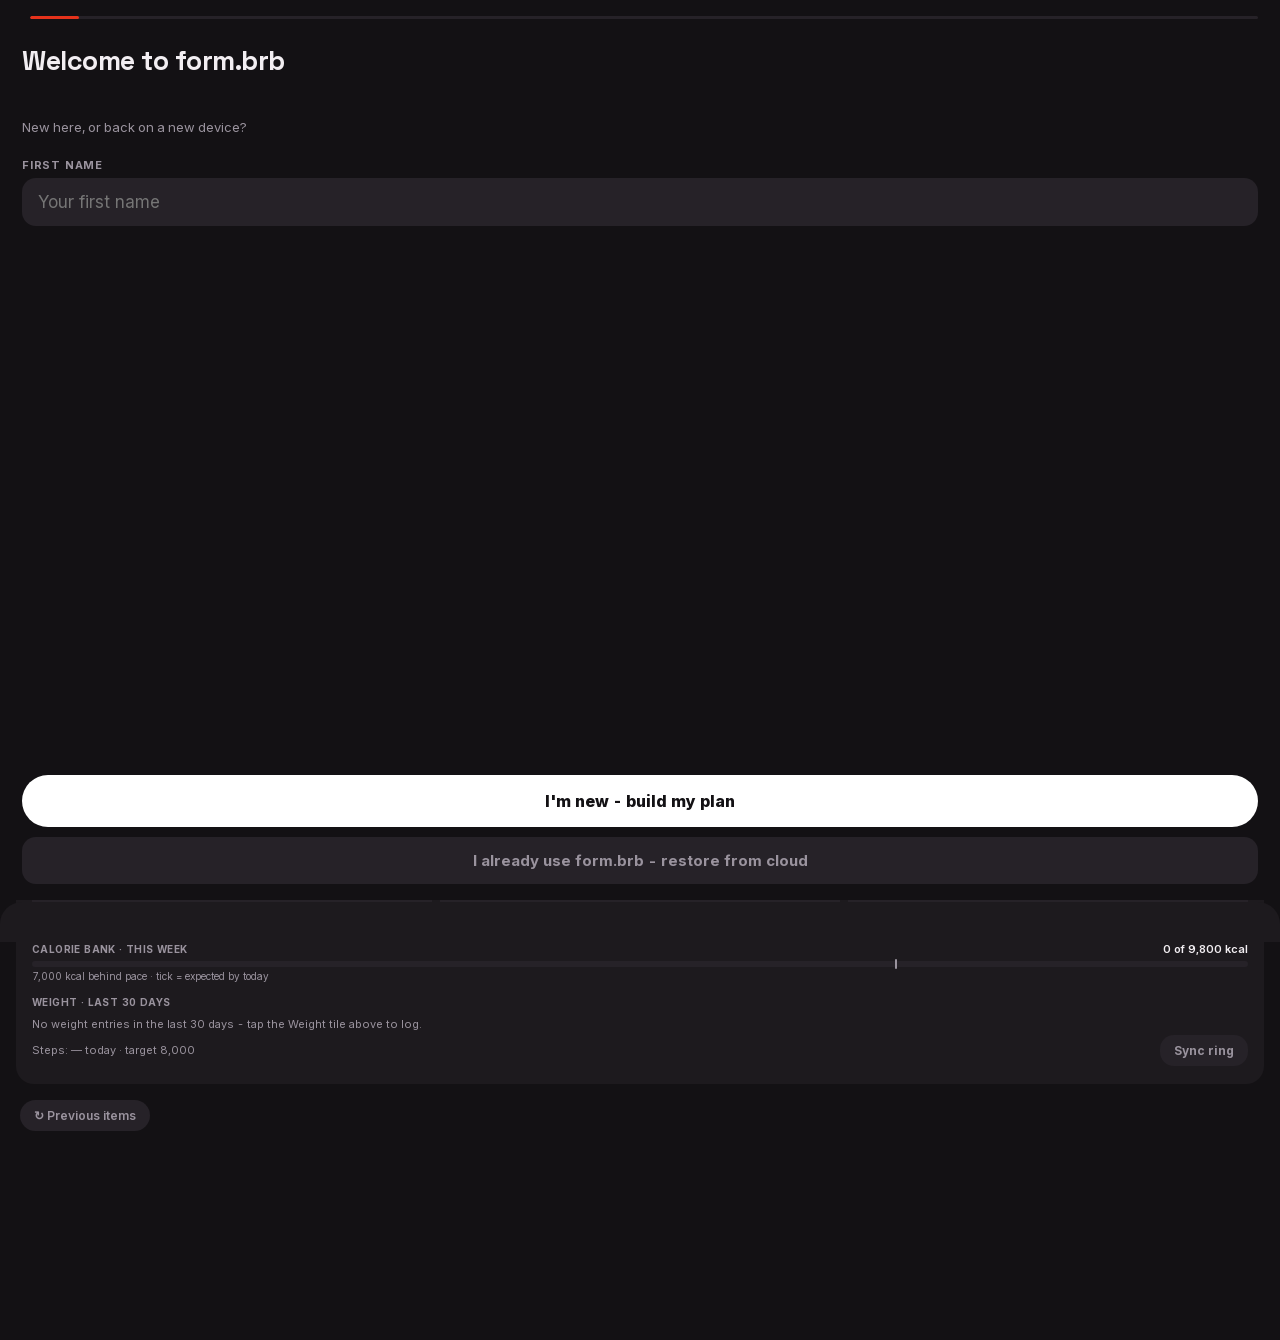
<file: index.html>
<!DOCTYPE html>
<html lang="en" data-theme="dark">
<head>
<meta charset="UTF-8">
<meta name="viewport" content="width=device-width,initial-scale=1,viewport-fit=cap">
<meta name="theme-color" content="#131114">
<title>form.brb</title>
<link rel="manifest" href="manifest.webmanifest">
<link rel="icon" href="icon.svg" type="image/svg+xml">
<link rel="apple-touch-icon" href="icon-180.png">
<link rel="stylesheet" href="fonts.css" media="print" onload="this.media='all'"><noscript><link rel="stylesheet" href="fonts.css"></noscript><link rel="stylesheet" href="sg.css" media="print" onload="this.media='all'">
<style>
:root{
  --kcal:#E5321B; --kcal-hi:#ff725f; --protein:#6f7fbf; --protein-hi:#aab6ff; --fibre:#d9a441; --fibre-hi:#ffd06b; --steps:#85818a;
  --green:#3f9d6b; --amber:#d9a441; --grey:#5c5860;
  --page:#131114; --surface:#1d1a1e; --surface2:#262228; --ink:#f2eef2; --dim:#9a939e; --hair:#332e35;
}
[data-theme=light]{
  --page:#f4f1f5; --surface:#ffffff; --surface2:#efeaf1; --ink:#221e24; --dim:#6f6873; --hair:#e2dce4;
  --steps:#6f6873;
}
*{margin:0;padding:0;box-sizing:border-box;-webkit-tap-highlight-color:transparent}
html{font-size:16px}
html,body{overscroll-behavior-y:none}
body{background:var(--page);color:var(--ink);font-family:Inter,-apple-system,BlinkMacSystemFont,"SF Pro Text","Segoe UI",Roboto,sans-serif;min-height:100vh;padding-bottom:calc(205px + env(safe-area-inset-bottom));font-variant-numeric:tabular-nums}
button{font:inherit;color:inherit;background:none;border:0;cursor:pointer}
input{font:inherit}
.top{display:flex;align-items:center;justify-content:space-between;padding:18px 20px 4px}
.brand{display:flex;align-items:baseline;font-size:20px;font-weight:700;letter-spacing:-.3px;color:var(--ink)}
.brand svg{height:14px;width:auto;margin-left:1px;transform:translateY(1px)}
.topbtns{display:flex;gap:8px;align-items:center}
.avatar{width:34px;height:34px;border-radius:50%;background:var(--surface2);display:flex;align-items:center;justify-content:center;font-size:13px;font-weight:700;color:var(--dim)}
.iconbtn{width:34px;height:34px;border-radius:50%;background:var(--surface2);display:flex;align-items:center;justify-content:center;font-size:15px;color:var(--dim)}
.dateline{padding:6px 20px 0;font-size:12px;letter-spacing:1.2px;text-transform:uppercase;color:var(--dim)}
.dateline strong{color:var(--ink);font-weight:600}
.titlerow{display:flex;align-items:center;gap:10px;padding:2px 20px 10px}
h1.today{font-size:25px;font-weight:800;letter-spacing:-.4px;white-space:nowrap;overflow:hidden;text-overflow:ellipsis}
.navchev{flex:0 0 auto;width:30px;height:30px;border-radius:50%;background:var(--surface2);color:var(--dim);font-size:15px;display:flex;align-items:center;justify-content:center}
.navchev:disabled{opacity:.3}
.backchip{flex:0 0 auto;background:var(--surface2);border-radius:999px;padding:6px 12px;font-size:11px;font-weight:700;color:var(--protein-hi);letter-spacing:.4px}
[data-theme=light] .backchip{color:var(--protein)}
.weekstrip{display:flex;justify-content:space-between;padding:2px 20px 14px}
.daycol{display:flex;flex-direction:column;align-items:center;gap:6px;width:34px;border-radius:12px;padding:4px 0}
.daycol .dow{font-size:11px;color:var(--dim);font-weight:600}
.daycol.sel{background:var(--surface2)}
.daycol.sel .dow{color:var(--ink)}
.dot{width:8px;height:8px;border-radius:50%;background:var(--c,#3a353c)}
.dot.hollow{background:transparent;border:1.5px solid var(--grey);width:6px;height:6px}
.hero{margin:0 16px;background:var(--surface);border-radius:22px;padding:20px 18px 16px;box-shadow:0 8px 30px rgba(0,0,0,.18)}
.herorow{display:flex;align-items:center;gap:20px}
.ringwrap{position:relative;width:138px;height:138px;flex:0 0 auto}
.ringwrap svg{transform:rotate(-90deg)}
.ringtrack{fill:none;stroke:var(--surface2);stroke-width:7}
.ringarc{fill:none;stroke:var(--kcal);stroke-width:7;stroke-linecap:round;transition:stroke-dashoffset 1s cubic-bezier(.2,.8,.2,1)}
.ringarc.bank{stroke:var(--protein);stroke-width:4;opacity:.9}
.ringcenter{position:absolute;inset:0;display:flex;flex-direction:column;align-items:center;justify-content:center;text-align:center}
.ringcenter .big{font-size:30px;font-weight:800;letter-spacing:-.5px;line-height:1}
.ringcenter .big.over{color:var(--kcal)}
.ringcenter .lbl{font-size:11px;color:var(--dim);letter-spacing:.8px;text-transform:uppercase;margin-top:4px}
.ringcenter .bankin{font-size:11px;color:var(--protein);margin-top:6px;font-weight:600}
.stack{width:148px;height:148px;position:relative;flex:0 0 auto}
.stack svg{transform:rotate(-90deg)}
.stack .rk{fill:none;stroke:var(--surface2);stroke-width:10}
.stack .rv{fill:none;stroke-width:10;stroke-linecap:round;transition:stroke-dashoffset 1s cubic-bezier(.2,.8,.2,1)}
.stack .rv.cal{stroke:var(--kcal)}
.stack .rv.pro{stroke:var(--protein)}
.stack .rv.fib{stroke:var(--fibre)}
.stack .scenter{position:absolute;inset:38px;display:flex;flex-direction:column;align-items:center;justify-content:center;text-align:center}
.scenter .big{font-size:21px;font-weight:800;letter-spacing:-.5px;line-height:1}
.scenter .big.over{color:var(--kcal)}
.scenter .lbl{font-size:9px;color:var(--dim);letter-spacing:.5px;text-transform:uppercase;margin-top:3px}
.legend{flex:1;min-width:0;display:flex;flex-direction:column;gap:8px}
.lline{padding:6px 10px;border-left:3px solid var(--c);background:var(--surface2);border-radius:0 10px 10px 0;cursor:pointer}
.lline b{display:block;font-size:13px}
.lline span{color:var(--dim);font-size:11px}
.actcard{margin:16px 16px 0;background:var(--surface);border-radius:18px;padding:16px 16px 18px}
.actcard h2{margin:0 0 10px;font-size:15px}
.actgrid{display:grid;grid-template-columns:repeat(3,1fr);gap:8px}
.act{background:var(--surface2);border-radius:12px;padding:9px 10px}
.act .k{font-size:9px;text-transform:uppercase;letter-spacing:.4px;color:var(--dim)}
.act .n{font-size:15px;font-weight:700;margin-top:3px}
.sparkwrap{padding-top:16px;padding-bottom:16px;margin-top:4px}
.spark{position:relative;display:flex;align-items:flex-end;gap:6px;height:56px}
.spark .target{position:absolute;left:0;right:0;border-top:1.5px dashed var(--dim);opacity:.55;pointer-events:none}
.spark .tlbl{position:absolute;right:0;font-size:9px;color:var(--dim);pointer-events:none}
.spark i{flex:1;background:var(--surface2);border-radius:4px 4px 0 0;position:relative;min-height:3px}
.spark i em{display:none}
.spark i.today{background:linear-gradient(var(--kcal-hi),var(--kcal))}
.spark i .sv{position:absolute;bottom:calc(100% + 3px);left:0;right:0;text-align:center;font-size:9px;color:var(--dim);font-weight:600;font-style:normal}
.act .q{font-size:10px;color:var(--dim);margin-top:2px;font-weight:600}
.prow{margin-top:12px}
.prow .ph{display:flex;justify-content:space-between;align-items:baseline;font-size:11px}
.prow .pl{color:var(--dim);font-weight:700;letter-spacing:.4px;font-size:10px}
.prow .pv{color:var(--ink);font-weight:600}
.pbar{height:6px;border-radius:3px;background:var(--surface2);position:relative;margin:5px 0 3px}
.pbar i{position:absolute;left:0;top:0;bottom:0;border-radius:3px}
.pbar .tick{position:absolute;top:-2px;bottom:-2px;width:2px;background:var(--dim);border-radius:1px}
.prow .ps{font-size:10px;color:var(--dim)}
.slabel{display:flex;justify-content:space-between;align-items:baseline;margin-top:14px;font-size:10px;color:var(--dim);font-weight:700;letter-spacing:.4px}
.slabel span{font-weight:600;letter-spacing:0}
.wchart{width:100%;max-width:420px;height:auto;display:block;margin:6px auto 0}
.spark b{position:absolute;top:calc(100% + 4px);left:0;right:0;text-align:center;font-size:9px;color:var(--dim);font-weight:600}
.spark i u{position:absolute;left:0;right:0;bottom:0;border:1.5px solid var(--steps);border-bottom:0;opacity:.65;border-radius:4px 4px 0 0}
.syncdot{width:8px;height:8px;border-radius:50%;background:var(--grey);display:inline-block;vertical-align:baseline}
.syncdot.ok{background:var(--green)}.syncdot.busy{background:var(--amber)}.syncdot.err{background:var(--kcal)}
.yhead{display:flex;align-items:center;gap:12px;margin-bottom:10px}
.yava{width:46px;height:46px;border-radius:14px;background:linear-gradient(145deg,#E5321B,#961d10);color:#fff;display:grid;place-items:center;font-size:18px;font-weight:800}
.yrow{display:flex;align-items:center;justify-content:space-between;gap:10px;padding:10px 0;border-bottom:1px solid var(--surface2)}
.yrow .yl{font-size:13px;color:var(--dim)}
.yrow .yv{font-size:13px;font-weight:600;text-align:right}
.ynote{font-size:11px;color:var(--dim);margin-top:12px;line-height:1.5}
button.avatar{cursor:pointer;border:0;font:inherit}

.macros{flex:1;min-width:0;display:flex;flex-direction:column;gap:13px}
.mrow .mtop{display:flex;justify-content:space-between;align-items:baseline;font-size:13px;margin-bottom:4px}
.mrow .mname{color:var(--dim);font-weight:600}
.mrow .mval{font-weight:700}
.mrow .mval .goal{color:var(--dim);font-weight:500;font-size:12px}
.mrow .mval.over{color:var(--kcal)}
.mbar{height:4px;border-radius:2px;background:var(--surface2);overflow:hidden}
.mbar i{display:block;height:100%;border-radius:2px;transition:width .8s cubic-bezier(.2,.8,.2,1)}
.bankhair{height:3px;border-radius:2px;background:var(--surface2);overflow:hidden;margin-top:10px}
.bankhair i{display:block;height:100%;background:var(--protein);border-radius:2px}
.bankhairlbl{font-size:10px;color:var(--dim);margin-top:4px;text-align:right}
.bankrow{display:flex;justify-content:space-between;align-items:center;margin-top:14px;padding-top:12px;border-top:1px solid var(--hair);font-size:13px}
.bankrow .bl{color:var(--dim);font-weight:600}
.bankrow .bv{font-weight:700}
.bankrow .bv strong{color:var(--protein)}
.mealshead{display:flex;justify-content:space-between;align-items:baseline;padding:22px 20px 8px}
.mealshead h2{font-size:17px;font-weight:800}
.mealshead span{font-size:12px;color:var(--dim)}
.meals{margin:0 16px;display:flex;flex-direction:column;gap:10px}
.mealcard{background:var(--surface);border-radius:18px;padding:14px 16px;display:flex;align-items:center;gap:14px}
.mealcard .thumb{width:40px;height:40px;border-radius:12px;background:var(--surface2);display:flex;align-items:center;justify-content:center;font-size:17px;flex:0 0 auto}
.mealcard .minfo{flex:1;min-width:0}
.mealcard .mname2{font-weight:700;font-size:14px;white-space:nowrap;overflow:hidden;text-overflow:ellipsis}
.mealcard .mmacros{font-size:12px;color:var(--dim);margin-top:2px}
.mealcard .mmacros .mprot{color:var(--ink);font-weight:700}.mealcard .mmacros .mamt{color:var(--dim)}
.mealcard .mkcal{font-weight:800;font-size:15px;white-space:nowrap}
.mealcard .mkcal span{font-size:11px;color:var(--dim);font-weight:500}
.quickchips{display:flex;gap:8px;padding:16px 20px 4px}
.qchip{background:var(--surface2);border-radius:999px;padding:8px 14px;font-size:12px;font-weight:600;color:var(--dim);display:flex;align-items:center;gap:6px}
.emptylog{padding:26px 20px;text-align:center;color:var(--dim);font-size:13px}
.logbar{position:fixed;left:0;right:0;bottom:calc(58px + env(safe-area-inset-bottom));z-index:10;padding:10px 14px;background:linear-gradient(transparent,var(--page) 28%)}
.chiprow{display:flex;gap:8px;justify-content:center;flex-wrap:wrap;margin:0 4px 8px}
.chiprow:empty{display:none}
.suggest{position:absolute;left:10px;right:10px;bottom:calc(100% + 8px);background:var(--surface);border:1px solid var(--surface2);border-radius:16px;box-shadow:0 12px 32px rgba(0,0,0,.45);overflow:hidden;display:none;max-height:46vh;overflow-y:auto}
.suggest.on{display:block}
.fldrel{position:relative}
.suggest.below{left:0;right:0;top:calc(100% + 6px);bottom:auto}
.suggrow{display:flex;justify-content:space-between;align-items:center;gap:10px;padding:11px 14px;font-size:13px;border-bottom:1px solid var(--surface2);width:100%;text-align:left;color:var(--ink);background:none;border-left:0;border-right:0;border-top:0;border-radius:0}
.suggrow:last-child{border-bottom:0}
.suggrow .sm{white-space:nowrap;overflow:hidden;text-overflow:ellipsis;font-weight:600}
.suggrow .sk{color:var(--dim);font-size:12px;flex-shrink:0}
#ptr{position:fixed;top:calc(12px + env(safe-area-inset-top));left:50%;margin-left:-19px;width:38px;height:38px;border-radius:50%;background:var(--surface);border:1px solid var(--surface2);display:grid;place-items:center;opacity:0;z-index:60;pointer-events:none;transition:opacity .15s}
.ptrring{width:18px;height:18px;border-radius:50%;border:2.5px solid var(--surface2);border-top-color:var(--kcal)}
#ptr.spin .ptrring{animation:ptrspin .7s linear infinite}
@keyframes ptrspin{to{transform:rotate(360deg)}}
.logchip{background:var(--surface);border:1px solid var(--surface2);color:var(--ink);border-radius:999px;padding:8px 14px;font-size:13px;font-weight:600;font-family:inherit;box-shadow:0 6px 18px rgba(0,0,0,.25);max-width:46vw;overflow:hidden;text-overflow:ellipsis;white-space:nowrap}
.logchip:active{transform:scale(.96)}
.logbarinner{display:flex;align-items:center;gap:8px;background:var(--surface);border-radius:999px;padding:8px 8px 8px 18px;box-shadow:0 10px 34px rgba(0,0,0,.3)}
.logbarinner input{flex:1;min-width:0;background:none;border:0;outline:0;color:var(--ink);font-size:16px}
.logbarinner input::placeholder{color:var(--dim)}
.roundbtn{width:38px;height:38px;border-radius:50%;background:var(--surface2);display:flex;align-items:center;justify-content:center;font-size:16px;color:var(--dim);flex:0 0 auto}
.roundbtn.primary{background:var(--kcal);color:#fff;font-size:20px;font-weight:600}
.tabbar{position:fixed;left:0;right:0;bottom:0;z-index:30;display:flex;background:var(--surface);border-top:1px solid var(--hair);padding:8px 8px calc(8px + env(safe-area-inset-bottom))}
.tab{flex:1;display:flex;flex-direction:column;align-items:center;gap:3px;background:none;border:0;color:var(--dim);font-family:inherit;font-size:10px;font-weight:700;letter-spacing:.8px;text-transform:uppercase;padding:2px 0;cursor:pointer}
.tab svg{width:22px;height:22px}
.tab.sel{color:var(--kcal)}
[data-tab=train] #view-food,[data-tab=train] .logbar{display:none}
#view-train{display:none;padding:8px 16px 130px}
.exrow{display:flex;align-items:center;justify-content:space-between;background:var(--surface);border:1px solid var(--hair);border-radius:14px;padding:13px 14px;margin-bottom:8px;cursor:pointer}
.exname{font-weight:700;font-size:15px}
.exsub{font-size:12px;color:var(--dim);margin-top:2px}
.exgo{color:var(--dim);font-size:20px;padding-left:10px}
.exchart{width:100%;height:auto;margin:10px 0 14px}
.setrow{display:grid;grid-template-columns:1fr 1fr auto;gap:8px;margin-bottom:8px;align-items:end}
.setrow input{width:100%;max-width:100%;min-width:0;box-sizing:border-box;background:var(--surface2);border:0;border-radius:12px;padding:12px;color:var(--ink);font-size:16px;font-family:inherit;outline:0}
.setrow label,.exfld label{display:block;font-size:10px;letter-spacing:.08em;color:var(--dim);margin:0 0 4px 2px;text-transform:uppercase;font-weight:600}
.exfld{margin-bottom:12px}
.exfld input[type=date]{display:block;width:100%;max-width:100%;min-width:0;box-sizing:border-box;background:var(--surface2);border:0;border-radius:12px;padding:12px;color:var(--ink);font-size:16px;font-family:inherit;outline:0;color-scheme:dark;-webkit-appearance:none;appearance:none}
[data-theme=light] .exfld input[type=date]{color-scheme:light}
.setdel{background:var(--surface2);border:0;border-radius:12px;color:var(--dim);width:42px;height:45px;font-size:16px;font-family:inherit}
.segrow{display:flex;background:var(--surface2);border-radius:12px;padding:3px;gap:3px}
.segbtn{flex:1;border:0;border-radius:9px;background:transparent;color:var(--dim);font-size:14px;font-weight:600;padding:9px 0;font-family:inherit}
.segbtn.sel{background:var(--surface);color:var(--ink)}
.exsess{background:var(--surface);border:1px solid var(--hair);border-radius:14px;padding:12px 14px;margin-bottom:8px;cursor:pointer}
.exsess .d{font-size:12px;color:var(--dim);font-weight:600}
.exsess .s{font-size:15px;font-weight:700;margin-top:2px}
.trseg{display:flex;gap:6px;padding:2px 20px 12px}
.trseg button{flex:1;background:var(--surface);border:1px solid var(--hair);border-radius:10px;padding:8px 0;font-size:12px;font-weight:700;color:var(--dim);font-family:inherit}
.trseg button.sel{color:var(--kcal);border-color:var(--kcal)}
.trpad{padding:0 20px}
.trbw{padding:0 20px 12px;font-size:12px;color:var(--dim);font-weight:600}
.trset{display:flex;align-items:center;gap:10px;font-size:14px;font-weight:600;margin-top:8px}
.trsetn{flex:0 0 auto;width:20px;height:20px;border-radius:50%;background:var(--surface2);color:var(--dim);font-size:11px;font-weight:700;display:flex;align-items:center;justify-content:center}
.trsetw{min-width:70px}
.trtgt{margin-left:auto;color:var(--dim);font-size:12px;font-weight:700}
.trsetsum{display:flex;align-items:center;justify-content:space-between;gap:10px;font-size:14px;font-weight:600;padding:8px 0;border-bottom:1px solid var(--hair)}
.eqpick{width:100%;background:var(--surface2);border:0;border-radius:12px;padding:12px;color:var(--ink);font-size:15px;font-weight:600;font-family:inherit;text-align:left}
.pickrow{display:flex;align-items:center;justify-content:space-between;gap:10px}
.restbar{position:fixed;left:12px;right:12px;bottom:calc(64px + env(safe-area-inset-bottom));z-index:35;display:none;align-items:center;gap:10px;background:var(--surface);border:1px solid var(--hair);border-radius:14px;padding:11px 14px;box-shadow:0 8px 28px rgba(0,0,0,.4)}
.restlab{font-size:10px;letter-spacing:.08em;color:var(--dim);font-weight:700}
.resttime{font-size:19px;font-weight:800;font-variant-numeric:tabular-nums;cursor:pointer}
.restbtn{margin-left:auto;background:var(--surface2);border:0;border-radius:10px;color:var(--dim);font-size:12px;font-weight:700;padding:7px 12px;font-family:inherit}
.restx{background:var(--surface2);border:0;border-radius:10px;color:var(--dim);width:30px;height:30px;font-size:15px;font-family:inherit}
.rtmove{display:flex;gap:6px;margin-top:8px}
.rtmove button{background:var(--surface2);border:0;border-radius:8px;color:var(--dim);width:34px;height:26px;font-size:13px;font-family:inherit}
.rtmove .rtcardbtn{width:auto;height:auto;background:var(--surface2);border:0;border-radius:8px;color:var(--ink);font-size:12px;font-weight:700;padding:7px 16px;font-family:inherit}
.restadj{background:var(--surface2);border:0;border-radius:10px;color:var(--ink);font-size:12px;font-weight:700;padding:7px 10px;font-family:inherit}
.pickrow{display:flex;align-items:center;justify-content:space-between;gap:10px;width:100%;text-align:left;background:var(--surface2);border:0;border-radius:12px;padding:13px 14px;margin-bottom:6px;color:var(--ink);font-size:15px;font-weight:600;font-family:inherit}
.picksearch{width:100%;box-sizing:border-box;background:var(--surface2);border:0;border-radius:12px;padding:13px 14px;color:var(--ink);font-size:16px;font-family:inherit;outline:0;margin-bottom:10px}
[data-tab=train] #view-train{display:block}
.trainph svg{width:44px;height:44px;color:var(--dim);margin-bottom:14px}
.trainph h2{font-size:20px;font-weight:800;margin-bottom:6px}
.trainph p{font-size:13px;color:var(--dim);max-width:260px;margin:0 auto;line-height:1.5}
.toast{z-index:60;position:fixed;left:50%;bottom:168px;transform:translateX(-50%);background:var(--surface2);color:var(--ink);padding:10px 18px;border-radius:999px;font-size:13px;opacity:0;transition:opacity .25s;pointer-events:none;white-space:nowrap}
.toast.on{opacity:1}
.mealhead{position:sticky;top:0;z-index:5;display:flex;justify-content:space-between;align-items:baseline;background:var(--page);padding:12px 4px 6px;font-size:12px;font-weight:700;letter-spacing:1.1px;text-transform:uppercase;color:var(--dim)}
.mealhead span{font-weight:600;letter-spacing:0;text-transform:none}
.mealhead.tappable{cursor:pointer}
.mealhead.tappable:active{color:var(--ink)}
.mealwrap{position:relative;border-radius:18px;overflow:hidden}
.swipebg{position:absolute;inset:0;display:flex;align-items:center;padding:0;border-radius:18px;background:var(--surface2);overflow:hidden}
.swipebg.left{inset:0 0 0 auto;justify-content:flex-end}.swipebg.right{inset:0 auto 0 0;justify-content:flex-start}
.swipebg button{width:78px;height:100%;border:0;color:#fff;font:700 13px Inter,sans-serif}.swipebg .mc,.swipebg .me{background:#3a3a42}.swipebg .md{background:var(--kcal);width:96px}
.mealcard .mmacros .mamt{color:var(--dim)}
.mealcard{position:relative;transition:transform .18s ease;touch-action:pan-y}
.copybtn{display:none;width:32px;height:32px;border-radius:50%;background:var(--surface2);color:var(--dim);font-size:14px;align-items:center;justify-content:center;flex:0 0 auto}
@media(hover:hover){.mealcard:hover .copybtn{display:flex}}
/* ---------- onboarding ---------- */
.onb{position:fixed;inset:0;z-index:60;background:var(--page);display:none;flex-direction:column;padding:calc(16px + env(safe-area-inset-top)) 22px calc(16px + env(safe-area-inset-bottom))}
.onb.on{display:flex}
.onbtop{position:relative;display:flex;align-items:center;margin-bottom:8px}
.onbback{background:none;border:0;color:var(--dim);font-size:22px;padding:4px 8px 4px 0;font-family:inherit}
.onbprog{flex:1;height:3px;background:var(--surface2);border-radius:2px;overflow:hidden;margin-left:8px}
.onbprog i{display:block;height:100%;background:var(--kcal);border-radius:2px;transition:width .3s}
.onbq{font-size:27px;font-weight:800;letter-spacing:-.5px;margin:18px 0 26px;line-height:1.15}
.onbopts{display:flex;flex-direction:column;align-items:flex-end;gap:10px}
.onbopt{background:var(--surface2);color:var(--ink);border:0;border-radius:999px;padding:13px 24px;font-size:15px;font-weight:600;font-family:inherit}
.onbopt.sel{background:#fff;color:#131114}
.onbfld{margin-bottom:16px}
.onbfld label{display:block;font-size:11px;font-weight:700;letter-spacing:.8px;text-transform:uppercase;color:var(--dim);margin-bottom:6px}
.onbfld input{width:100%;box-sizing:border-box;background:var(--surface2);border:0;border-radius:14px;padding:14px 16px;color:var(--ink);font-size:17px;font-family:inherit;outline:0;color-scheme:dark}
[data-theme=light] .onbfld input{color-scheme:light}
.onbrow2{display:flex;gap:10px}
.onbrow2 .onbfld{flex:1}
.onbrow3{display:grid;grid-template-columns:1fr 1.5fr 1.2fr;gap:8px}
.onbfld select{width:100%;box-sizing:border-box;background:var(--surface2) url('data:image/svg+xml;utf8,<svg xmlns="http://www.w3.org/2000/svg" width="10" height="6" viewBox="0 0 10 6"><path d="M1 1l4 4 4-4" stroke="%23999" stroke-width="1.6" fill="none" stroke-linecap="round"/></svg>') no-repeat right 14px center;border:0;border-radius:14px;padding:14px 32px 14px 12px;color:var(--ink);font-size:16px;font-family:inherit;outline:0;color-scheme:dark;appearance:none;-webkit-appearance:none}
.onbfld select:invalid{color:var(--dim)}
[data-theme=light] .onbfld select{color-scheme:light}
.onbunit{display:flex;gap:8px;margin:2px 0 14px}
.onbunit button{background:var(--surface2);color:var(--dim);border:0;border-radius:999px;padding:8px 16px;font-size:13px;font-weight:700;font-family:inherit}
.onbunit button.sel{background:#fff;color:#131114}
.onbnext{margin-top:auto;background:#fff;color:#131114;border:0;border-radius:999px;padding:16px;font-size:16px;font-weight:800;font-family:inherit}
.onbnext:disabled{opacity:.35}
.onbskip{background:none;border:0;color:var(--dim);font-size:13px;margin-top:14px;align-self:center;font-family:inherit}
.onbcheck{display:flex;flex-direction:column;gap:14px;margin-top:8px}
.onbcheck div{color:var(--dim);font-size:15px;opacity:0;transition:opacity .5s}
.onbcheck div.on{opacity:1}
.onbplan .prow{display:flex;justify-content:space-between;align-items:center;gap:10px;padding:13px 2px;border-bottom:1px solid var(--hair);font-size:14px;color:var(--dim)}
.onbplan .prow b{font-size:17px;color:var(--ink);font-weight:700}
.onbplan .prow button{background:none;border:0;color:var(--protein-hi);font-size:12px;font-weight:700;font-family:inherit;padding:4px 0 4px 10px}
.onbplan .prow input{width:90px;background:var(--surface2);border:0;border-radius:10px;padding:8px 10px;color:var(--ink);font-size:16px;font-family:inherit;outline:0;text-align:right}
.onbnote{font-size:13px;color:var(--dim);line-height:1.5;margin:16px 0 4px}
/* ---------- header steps ring ---------- */
.miniring{position:relative;width:34px;height:34px;border-radius:50%;background:var(--surface2);display:grid;place-items:center;color:var(--dim);border:0;padding:0;font-family:inherit}
.miniring>svg.ring{position:absolute;inset:2px;transform:rotate(-90deg)}
.miniring .mr-track{fill:none;stroke:var(--hair);stroke-width:2.6}
.miniring .mr-arc{fill:none;stroke:var(--steps);stroke-width:2.6;stroke-linecap:round;transition:stroke-dashoffset .8s cubic-bezier(.2,.8,.2,1)}
.miniring .mr-ico{width:14px;height:14px}
/* ---------- activity sheet big ring ---------- */
.bigring{display:grid;place-items:center;margin:18px 0 6px}
.bigring .br-wrap{position:relative;width:190px;height:190px}
.bigring svg{transform:rotate(-90deg)}
.br-center{position:absolute;inset:0;display:flex;flex-direction:column;align-items:center;justify-content:center;text-align:center}
.br-center .n{font-size:34px;font-weight:800;letter-spacing:-.5px}
.br-center .t{font-size:12px;color:var(--dim);margin-top:4px}
.yrow.tappable{cursor:pointer}
.yrow.tappable .yv:after{content:" \203A";color:var(--dim)}
.sheetbg{position:fixed;inset:0;background:rgba(0,0,0,.5);opacity:0;pointer-events:none;transition:opacity .2s;z-index:40}
.sheetbg.on{opacity:1;pointer-events:auto}
.sheet{position:fixed;left:0;right:0;bottom:0;z-index:41;background:var(--surface);border-radius:22px 22px 0 0;padding:20px 20px calc(20px + env(safe-area-inset-bottom));transform:translateY(105%);transition:transform .25s cubic-bezier(.2,.8,.2,1);max-height:84vh;overflow-y:auto}
.sheet.on{transform:translateY(0)}
.sheet h3{font-size:17px;font-weight:800;margin-bottom:4px}
.sheet .sub{font-size:12px;color:var(--dim);margin-bottom:14px}
.fld{margin-bottom:12px}
.fld label{display:block;font-size:11px;font-weight:700;letter-spacing:.8px;text-transform:uppercase;color:var(--dim);margin-bottom:5px}
.fld input{width:100%;background:var(--surface2);border:0;border-radius:12px;padding:11px 14px;font-size:16px;color:var(--ink);outline:0}
.fld input:focus{box-shadow:0 0 0 2px var(--protein)}
.grid3{display:grid;grid-template-columns:1fr 1fr 1fr;gap:10px}
.grid3 .fld{margin-bottom:0}
.mchiprow{display:flex;gap:8px;flex-wrap:wrap;margin-bottom:14px}
.mchip{background:var(--surface2);border-radius:999px;padding:9px 16px;font-size:13px;font-weight:600;color:var(--dim)}
.mchip.sel{background:var(--kcal);color:#fff}
.sheetbtn{display:block;width:100%;padding:14px;border-radius:14px;font-size:15px;font-weight:700;text-align:center;margin-top:10px}
.sheetbtn.primary{background:var(--kcal);color:#fff}
.sheetbtn.ghost{background:var(--surface2);color:var(--dim)}
.sheetbtn.danger{background:transparent;color:var(--kcal)}
.sheetbtn.danger.arm{background:var(--kcal);color:#fff}
.dayrow{display:flex;justify-content:space-between;align-items:center;width:100%;padding:13px 4px;font-size:15px;font-weight:600;border-bottom:1px solid var(--hair)}
.dayrow span{color:var(--dim);font-size:12px;font-weight:500}
.scanov{position:fixed;inset:0;z-index:50;background:#000;display:none;flex-direction:column}
.scanov.on{display:flex}
.scanhead{display:flex;justify-content:space-between;align-items:center;padding:16px 20px;color:#fff}
.scanhead b{font-size:16px}
.scanhead button{color:#fff;font-size:14px;background:rgba(255,255,255,.15);border-radius:999px;padding:8px 16px}
.scanbox{flex:1;position:relative;overflow:hidden}
.scanbox video{width:100%;height:100%;object-fit:cover}
.scanbox canvas{display:none}
.scanmsg{padding:16px 20px calc(20px + env(safe-area-inset-bottom));color:#ccc;font-size:13px;text-align:center;background:#000}
.scanman{display:flex;gap:8px;padding:0 20px 14px;background:#000}
.scanman input{flex:1;background:#222;border:0;border-radius:12px;padding:11px 14px;font-size:16px;color:#fff;outline:0}
.scanman button{background:var(--kcal);color:#fff;border-radius:12px;padding:0 18px;font-weight:700}
.scanline{position:absolute;left:12%;right:12%;top:50%;height:2px;background:var(--kcal);opacity:.8;box-shadow:0 0 12px var(--kcal)}
.draftrow{background:var(--surface2);border-radius:14px;padding:12px;margin-bottom:10px}
.swipewrap{position:relative;overflow:hidden;border-radius:14px;margin-bottom:10px}
.swipeunder{position:absolute;inset:0;display:flex;font-size:12px;font-weight:800;letter-spacing:.5px;text-transform:uppercase}
.swipeunder .su-l{flex:1;display:flex;align-items:center;padding-left:18px;background:var(--surface);color:var(--ink)}
.swipeunder .su-r{flex:1;display:flex;align-items:center;justify-content:flex-end;padding-right:18px;background:var(--kcal);color:#fff}
.swipewrap .draftrow{position:relative;margin-bottom:0}
.draftrow .dr-name{width:100%;background:none;border:0;outline:0;font-size:14px;font-weight:700;color:var(--ink);margin-bottom:8px}
.draftrow .dr-nums{display:grid;grid-template-columns:1.2fr 1fr 1fr 1fr;gap:6px}
.draftrow .dr-nums input{width:100%;background:var(--surface);border:0;border-radius:8px;padding:8px 10px;font-size:16px;color:var(--ink);outline:0;text-align:center}
.draftrow .dr-nums label{display:block;font-size:9px;font-weight:700;letter-spacing:.6px;text-transform:uppercase;color:var(--dim);text-align:center;margin-bottom:3px}
.estnote{font-size:12px;color:var(--amber);margin-bottom:12px}
.portrow{display:flex;gap:8px;align-items:center;margin-bottom:12px}
.portrow input{width:90px;background:var(--surface2);border:0;border-radius:12px;padding:11px 12px;font-size:16px;font-weight:700;color:var(--ink);outline:0;text-align:center}
.portpreview{background:var(--surface2);border-radius:12px;padding:12px 14px;font-size:13px;margin-bottom:6px}
.portpreview b{font-size:16px}
.portpreview span{color:var(--dim)}


:root{--hd:"Space Grotesk",Inter,-apple-system,BlinkMacSystemFont,"SF Pro Text",sans-serif}
.brand,h1.today,.mealshead h2,.sheet h3,.ringcenter .big,.scenter .big,.br-center .n,.trainph h2,.onbq,.resttime,.actcard h2{font-family:var(--hd)}
.brand,h1.today,.ringcenter .big,.scenter .big,.br-center .n,.onbq{font-weight:700}
.brand{letter-spacing:-.03em}
.mmfig{display:flex;gap:6px;justify-content:center;padding:4px 0 2px}.mmfig>div{flex:1;max-width:150px;text-align:center}.mmfig svg{width:100%;height:auto;display:block}.mmfig span{display:block;font-size:11px;color:var(--dim);margin-top:2px}
.progwhy{background:var(--surface2);border-radius:12px;padding:10px 12px;margin:0 0 12px;font-size:12px;line-height:1.5;color:var(--dim)}.progwhy b{display:block;font-size:10px;letter-spacing:.08em;text-transform:uppercase;color:var(--ink);margin-bottom:2px}
.gw{position:fixed;inset:0;z-index:34;background:var(--page);display:none;flex-direction:column;padding-top:env(safe-area-inset-top)}
.gwon .restbar{bottom:calc(86px + env(safe-area-inset-bottom))}.gwon .toast{z-index:50}.gwon .restadj{padding:6px 9px}.gwon .restbar{gap:6px}
.gwtop{display:flex;align-items:center;justify-content:space-between;padding:10px 12px 4px}
.gwx{width:40px;height:40px;border:0;border-radius:50%;background:var(--surface);color:var(--ink);font-size:24px;line-height:1;font-family:inherit}
.gwmid{text-align:center}.gwmid b{display:block;font-size:14px}.gwmid span{font-size:11px;color:var(--dim)}
.gwprog{display:flex;gap:4px;padding:8px 16px 0}.gwprog i{flex:1;height:3px;border-radius:2px;background:var(--hair)}.gwprog i.dn{background:var(--ink);opacity:.5}.gwprog i.on{background:var(--kcal)}
.gwbody{flex:1;overflow-y:auto;padding:14px 16px 150px}
.gwhead{display:flex;justify-content:space-between;gap:10px;align-items:flex-start;margin-bottom:12px}
.gwhead h2{font-family:'Space Grotesk',Inter,sans-serif;font-weight:700;font-size:24px;line-height:1.15;margin:0 0 4px}
.gwsub{font-size:12px;color:var(--dim)}.gwlast{font-size:12px;color:var(--dim);margin-top:6px}
.gwfig{display:flex;gap:2px;flex:none}.gwfig svg{width:56px;height:auto;display:block}
.gwcols{display:grid;grid-template-columns:28px 1fr 1fr 48px;gap:8px;font-size:10px;letter-spacing:.08em;text-transform:uppercase;color:var(--dim);font-weight:600;margin:4px 0 6px}
.gwunit{border:0;background:none;color:var(--dim);font:inherit;letter-spacing:inherit;text-transform:inherit;text-align:left;padding:0}
.gwset{display:grid;grid-template-columns:28px 1fr 1fr 48px;gap:8px;align-items:center;margin-bottom:8px}
.gwn{font-size:13px;color:var(--dim);text-align:center;font-weight:700}
.gwset input{width:100%;min-width:0;box-sizing:border-box;background:var(--surface2);border:0;border-radius:12px;padding:13px 12px;color:var(--ink);font-size:17px;font-family:inherit}
.gwck{width:44px;height:44px;border-radius:50%;border:2px solid var(--hair);background:transparent;color:#fff;font-size:20px;font-family:inherit;padding:0}
.gwset.done .gwck{background:var(--kcal);border-color:var(--kcal)}.gwset.done input{opacity:.55}
.swr{position:relative;margin-bottom:8px;border-radius:14px;overflow:hidden}.swr .exsess{margin:0;position:relative;z-index:1;transition:transform .2s ease;touch-action:pan-y}.swa{position:absolute;right:0;top:0;bottom:0;display:flex;width:156px}.swa button{flex:1;border:0;color:#fff;font:600 14px Inter,sans-serif}.swa .swe{background:#3a3a42}.swa .swd{background:var(--kcal)}
.gwlive{position:fixed;left:12px;right:12px;bottom:calc(64px + env(safe-area-inset-bottom));z-index:36;display:none;align-items:center;gap:10px;background:var(--surface);border:1px solid var(--kcal);border-radius:14px;padding:11px 14px;box-shadow:0 8px 28px rgba(0,0,0,.4);color:var(--ink);font:inherit;text-align:left;width:auto}.gwlive b{font-size:14px;display:block}.gwlive span{font-size:11px;color:var(--dim)}.gwlive .go{margin-left:auto;font-size:13px;font-weight:700;color:var(--kcal)}.gwlive .dot{width:8px;height:8px;border-radius:50%;background:var(--kcal);flex:none}
body.gwlv .restbar{bottom:calc(126px + env(safe-area-inset-bottom))}
.gwon .gwlive{display:none!important}
.gwnav{position:absolute;left:0;right:0;bottom:0;display:flex;gap:10px;padding:12px 16px calc(14px + env(safe-area-inset-bottom));background:var(--page);border-top:1px solid var(--hair)}
.gwnav .sheetbtn{margin:0}.gwnav .sheetbtn.ghost{flex:0 0 96px}.gwnav .sheetbtn.primary{flex:1;min-width:0;overflow:hidden;text-overflow:ellipsis;white-space:nowrap}
.exerr{background:rgba(229,50,27,.14);color:var(--kcal-hi);border-radius:12px;padding:10px 12px;margin:0 0 10px;font-size:13px;line-height:1.4}.setrow input.bad{box-shadow:inset 0 0 0 2px var(--kcal)}
.undobar{position:fixed;left:12px;right:12px;bottom:calc(76px + env(safe-area-inset-bottom));z-index:61;display:none;align-items:center;justify-content:space-between;gap:10px;background:var(--surface2);border:1px solid var(--hair);border-radius:14px;padding:10px 14px;font-size:13px;box-shadow:0 8px 28px rgba(0,0,0,.4)}.undobar button{border:0;background:none;color:var(--kcal-hi);font:inherit;font-weight:700;padding:6px 4px}.gwn.pr{color:var(--kcal);font-size:10px;letter-spacing:.04em}.gwnote{width:100%;box-sizing:border-box;background:var(--surface2);border:0;border-radius:12px;padding:12px;color:var(--ink);font-size:16px;font-family:inherit;resize:none;margin-top:8px}

/* polish: number roll, tab indicator, confirm buttons */
.tabbar{position:fixed}.tabind{position:absolute;top:0;left:0;width:36px;height:3px;border-radius:0 0 3px 3px;background:var(--kcal);transition:transform .32s cubic-bezier(.3,.8,.3,1);pointer-events:none;opacity:0}.tabind.on{opacity:1}
.cfm{position:relative;overflow:hidden;background:var(--kcal)!important;color:#fff!important;border-color:var(--kcal)!important}.cfm::after{content:'';position:absolute;left:0;right:0;bottom:0;height:3px;background:rgba(255,255,255,.65);transform-origin:left;animation:cfmw 3s linear forwards}@keyframes cfmw{to{transform:scaleX(0)}}
.undobar button.done{color:var(--green,#4cc38a)}.undobar{transition:opacity .25s}
@media (prefers-reduced-motion:reduce){.tabind{transition:none}.cfm::after{animation:none;display:none}.undobar{transition:none}}
.gwblk+.gwblk{margin-top:22px;padding-top:18px;border-top:1px solid var(--hair)}
.gwcuebtn{border:0;background:none;color:var(--dim);font:inherit;font-size:12px;font-weight:600;padding:2px 0 10px;text-decoration:underline;text-underline-offset:3px}.gwcues{margin:0 0 12px;padding:10px 12px 10px 28px;background:var(--surface2);border-radius:12px;font-size:13px;line-height:1.5;color:var(--ink)}.gwcues li{margin:2px 0}
/* ---------- review dashboard ---------- */
.revlink{display:flex;justify-content:space-between;align-items:center;width:100%;margin-top:12px;padding:12px 0 0;border-top:1px solid var(--hair);font-size:13px;font-weight:700;color:var(--ink)}
.revlink span{color:var(--dim);font-weight:600}
.revov{position:fixed;inset:0;z-index:46;background:var(--page);overflow-y:auto;-webkit-overflow-scrolling:touch;display:none;padding-bottom:calc(40px + env(safe-area-inset-bottom))}
.revov.on{display:block}
.revhead{position:sticky;top:0;z-index:2;background:var(--page);padding:calc(14px + env(safe-area-inset-top)) 20px 10px;border-bottom:1px solid var(--hair)}
.revtop{display:flex;align-items:center;justify-content:space-between}
.revtop h2{font-family:var(--hd);font-size:24px;font-weight:700;letter-spacing:-.4px}
.revclose{font-size:13px;font-weight:700;background:var(--surface2);border-radius:999px;padding:8px 16px}
.revnav{display:flex;align-items:center;justify-content:space-between;margin-top:10px}
.revnav .navchev{width:34px;height:34px}
.revnav b{font-size:14px;font-weight:700;text-align:center}
.revnav b small{display:block;font-size:11px;color:var(--dim);font-weight:600;margin-top:1px}
.revbody{padding:14px 16px 0;max-width:560px;margin:0 auto}
.rvc{background:var(--surface);border-radius:18px;padding:16px;margin-bottom:12px}
.rvc h3{font-family:var(--hd);font-size:16px;font-weight:700;letter-spacing:-.2px;margin-bottom:2px}
.rvc .rvs{font-size:11.5px;color:var(--dim);line-height:1.45;margin-bottom:10px}
.rvt{width:100%;border-collapse:collapse;font-size:13px;font-variant-numeric:tabular-nums}
.rvt th{font-size:9.5px;letter-spacing:.7px;text-transform:uppercase;color:var(--kcal);font-weight:700;text-align:right;padding:0 0 7px}
.rvt th:first-child,.rvt td:first-child{text-align:left}
.rvt td{text-align:right;padding:8px 0;border-top:1px solid var(--hair);font-weight:600;vertical-align:top}
.rvt td:first-child{color:var(--dim);font-weight:600;white-space:nowrap}
.rvt td small{display:block;font-size:10.5px;font-weight:700;margin-top:1px}
.rvt .up{color:var(--kcal)}.rvt .dn{color:var(--green)}.rvt .mut{color:var(--dim);font-weight:500}.rvt .odd{color:var(--amber)}
.rvt tr.td td{background:var(--surface2)}
.rvl{list-style:none}
.rvl li{position:relative;padding:7px 0 7px 18px;font-size:13.5px;line-height:1.45;border-top:1px solid var(--hair)}
.rvl li:first-child{border-top:0}
.rvl li:before{content:"";position:absolute;left:2px;top:13px;width:8px;height:8px;border-radius:50%;background:var(--green)}
.rvl.bad li:before{background:var(--kcal)}
.rvl.chk li:before{background:var(--amber)}
.rvl .rvgo{display:inline-block;margin-left:6px;font-size:12px;font-weight:700;color:var(--ink);text-decoration:underline;text-underline-offset:3px}
.rvnote{font-size:11px;color:var(--dim);line-height:1.5;margin-top:10px}
.rvchart{display:block;width:100%;height:auto;overflow:visible}
.rvchart text{font-family:Inter,-apple-system,sans-serif;fill:var(--dim);font-size:9px}
.rvchart .rvtl{stroke:var(--dim);stroke-width:1;stroke-dasharray:3 3;opacity:.7}
.rvb{transform-origin:50% 100%;transform-box:fill-box;animation:rvgrow .6s cubic-bezier(.2,.8,.2,1) both;animation-delay:calc(var(--i,0)*14ms)}
@keyframes rvgrow{from{transform:scaleY(.02)}}
.rvkey{display:flex;gap:12px;flex-wrap:wrap;font-size:10.5px;color:var(--dim);margin-top:8px}
.rvkey i{display:inline-block;width:9px;height:9px;border-radius:3px;margin-right:5px;vertical-align:-1px}
.rvcopy{display:block;width:100%;padding:13px;border-radius:14px;background:var(--surface2);font-size:14px;font-weight:700;margin-top:4px}
@media (prefers-reduced-motion:reduce){.rvb{animation:none}}
</style>
</head>
<body>
<div class="top">
  <div class="brand">form.<svg aria-label="brb" viewBox="0 0 1726 757" xmlns="http://www.w3.org/2000/svg"><path fill="currentColor" transform="translate(-76 757) scale(1 -1)" d="M76 757V226C76 74 143 0 270 0H416C556 0 644 86 644 264C644 442 556 528 416 528H182V757ZM405 426C497 426 537 378 537 264C537 150 497 103 405 103H301C215 103 182 141 182 231V426Z"/><path fill="#e5321b" transform="translate(619 757) scale(1 -1)" d="M218 528C114 528 75 480 75 374V0H181V358C181 404 202 426 249 426H435V528Z"/><path fill="currentColor" transform="translate(1082 757) scale(1 -1)" d="M76 757V226C76 74 143 0 270 0H416C556 0 644 86 644 264C644 442 556 528 416 528H182V757ZM405 426C497 426 537 378 537 264C537 150 497 103 405 103H301C215 103 182 141 182 231V426Z"/></svg></div>
  <div class="topbtns"><button class="miniring" id="stepsring" aria-label="Steps today"><svg class="ring" viewBox="0 0 34 34"><circle class="mr-track" cx="17" cy="17" r="14"/><circle class="mr-arc" id="mrarc" cx="17" cy="17" r="14" stroke-dasharray="87.96" stroke-dashoffset="87.96"/></svg><svg class="mr-ico" viewBox="0 0 24 24" fill="none" stroke="currentColor" stroke-width="2" stroke-linecap="round" stroke-linejoin="round"><circle cx="13" cy="4.5" r="1.6"/><path d="M12.5 8l-2.8 4.6 2.3 2.2.8 5.2"/><path d="M12.5 8l2.6 2.8 2.4 1.2"/><path d="M9.7 12.6 7 15.3"/></svg></button><button class="avatar" id="avatar" aria-label="You: sync, targets and ring">A</button></div>
</div>
<button id="food-inbox-indicator" hidden style="margin:0 20px 8px;padding:4px 8px;font:inherit;font-size:12px;border-radius:12px" aria-label="Food inbox awaiting sync — open profile">Awaiting sync</button>
<div id="ptr"><div class="ptrring"></div></div>
<div id="view-food">
<div class="dateline" id="dateline"></div>
<div class="titlerow"><button class="navchev" id="prevday" aria-label="Previous day">&lsaquo;</button><h1 class="today" id="daytitle">Today</h1><button class="navchev" id="nextday" aria-label="Next day" disabled>&rsaquo;</button><button class="backchip" id="backtoday" style="display:none">Back to today</button></div>
<div class="weekstrip" id="weekstrip"></div>
<div class="hero">
  <div class="herorow">
    <div class="stack" id="stack"></div>
    <div class="legend" id="legend"></div>
  </div>
  <div class="bankrow" id="bankrow"></div>
  <button class="revlink" id="revbtn">Weekly review<span>Charts, tables, what went well &rsaquo;</span></button>
</div>
<div class="mealshead"><h2>Meals</h2><span id="mealcount"></span></div>
<div class="meals" id="meals"></div>
<div id="activity"></div>
<div class="quickchips"><button class="qchip" id="prevchip">↻ Previous items</button></div>
</div>
<div class="tabbar"><i class="tabind" id="tabind"></i>
  <button class="tab sel" data-tab="food" aria-label="Food"><svg viewBox="0 0 24 24" fill="none" stroke="currentColor" stroke-width="1.8" stroke-linecap="round" stroke-linejoin="round"><path d="M3 2v7c0 1.1.9 2 2 2h4a2 2 0 0 0 2-2V2"/><path d="M7 2v20"/><path d="M21 15V2a5 5 0 0 0-5 5v6c0 1.1.9 2 2 2h3Z"/><path d="M21 15v7"/></svg>Food</button>
  <button class="tab" data-tab="train" aria-label="Train"><svg viewBox="0 0 24 24" fill="none" stroke="currentColor" stroke-width="1.8" stroke-linecap="round" stroke-linejoin="round"><rect x="2" y="9" width="4" height="6" rx="1"/><rect x="18" y="9" width="4" height="6" rx="1"/><path d="M6 12h12"/></svg>Train</button>
</div>
<div id="view-train"><div id="trainroot"></div></div>
<div class="logbar"><div class="suggest" id="suggest"></div><div class="chiprow" id="chiprow"></div><div class="logbarinner">
  <input id="loginput" placeholder="What did you eat?" autocomplete="off">
  <label class="roundbtn" for="camfile" aria-label="Photo log" style="display:grid;place-items:center;cursor:pointer;margin:0">&#128247;</label><input type="file" id="camfile" accept="image/*" style="display:none"><input type="file" id="labfile" accept="image/*" capture="environment" style="display:none">
  <button class="roundbtn" id="micbtn" aria-label="Voice log">◉</button>
  <button class="roundbtn primary" id="plusbtn" aria-label="Add food">＋</button>
</div></div>
<div class="toast" id="toast"></div>
<div class="scanov" id="scanov">
  <div class="scanhead"><b>Scan barcode</b><button id="scanclose">Cancel</button></div>
  <div class="scanbox" id="scanbox"><div class="scanline"></div></div>
  <div class="scanmsg" id="scanmsg">Point at the barcode.</div>
  <div class="scanman"><input id="scanmanin" inputmode="numeric" placeholder="Or type the barcode number"><button id="scanmanbtn">Look up</button></div>
</div>
<div class="revov" id="revov" role="dialog" aria-label="Review"></div>
<div class="sheetbg" id="sheetbg"></div>
<div class="sheet" id="sheet"></div>
<div class="onb" id="onb"></div>
<script src="food-inbox.js"></script><script src="read-access.js"></script><script>/* food.brb v3 - data layer. Direction-independent: reads the shared food.brb
   state (same origin localStorage, same schema as the live app + worker).
   Pure logic only - no rendering. Keeps his 65 days, MFP pipeline and sync
   working untouched (read-only here; writes stay with the live app until the
   auth/accounts session). */
'use strict';
window.FOODBRB = (function(){
  const STORE='sadhana-v1';
  const SYNC_TOKEN_KEY='foodBrbSyncToken';
  const SYNC_API='https://super-poetry-42d8.ajay-7a2.workers.dev/data';

  function loadState(){ try{ return JSON.parse(localStorage.getItem(STORE))||null; }catch(e){ return null; } }
  function saveState(s){ localStorage.setItem(STORE, JSON.stringify(s)); }

  function keyOf(d){ return d.getFullYear()+'-'+String(d.getMonth()+1).padStart(2,'0')+'-'+String(d.getDate()).padStart(2,'0'); }
  function todayKey(){ return keyOf(new Date()); }
  function shiftKey(k,n){ const d=new Date(k+'T12:00:00'); d.setDate(d.getDate()+n); return keyOf(d); }
  function weekKeys(offset){ const d=new Date(); d.setHours(12,0,0,0); d.setDate(d.getDate()-((d.getDay()+6)%7)+(offset||0)*7); const a=[]; for(let i=0;i<7;i++){ const x=new Date(d); x.setDate(d.getDate()+i); a.push(keyOf(x)); } return a; }
  function lastDays(n){ const a=[]; const d=new Date(); for(let i=n-1;i>=0;i--){ const x=new Date(d); x.setDate(d.getDate()-i); a.push(keyOf(x)); } return a; }

  function totals(day){ const t={kcal:0,protein:0,fat:0,carbs:0,fibre:0};
    for(const f of (day&&day.foods)||[]){ t.kcal+=f.kcal||0; t.protein+=f.protein||0; t.fat+=f.fat||0; t.carbs+=f.carbs||0; t.fibre+=f.fibre||0; }
    t.kcal=Math.round(t.kcal); t.protein=Math.round(t.protein*10)/10; return t; }

  function stepsOf(day){ return day&&day.ring&&day.ring.steps!=null?day.ring.steps:(day&&day.steps)||null; }
  function logged(day){ return !!(day&&day.foods&&day.foods.length); }

  function profile(state){ return Object.assign({kcalTarget:1400,proteinTarget:90,stepsTarget:8000,fibreTarget:30},(state&&state.profile)||{}); }

  /* weekly bank: budget = daily target x 7; used = logged kcal this week; bank = remainder */
  function bank(state, offset){
    const p=profile(state), keys=weekKeys(offset);
    const used=keys.reduce((a,k)=>{ const d=state.days[k]; return a+(logged(d)?totals(d).kcal:0); },0);
    const budget=p.kcalTarget*7;
    return {keys, used, budget, left:budget-used};
  }

  /* per-day outcome for the dots: future | none | under | over */
  function dayOutcome(state, k, tk){
    tk=tk||todayKey();
    if(k>tk) return 'future';
    const d=state.days[k];
    if(!logged(d)) return 'none';
    return totals(d).kcal>profile(state).kcalTarget ? 'over' : 'under';
  }

  function streak(state){
    let n=0; const d=new Date(); const has=k=>logged(state.days[k]);
    if(!has(keyOf(d))) d.setDate(d.getDate()-1);
    while(has(keyOf(d))){ n++; d.setDate(d.getDate()-1); } return n;
  }

  /* suggestion engine port: frequency-ranked foods per slot, 90-day window */
  function mealPatterns(state, mealSlot, limit){
    const map=new Map(), cutoff=shiftKey(todayKey(),-90), tk=todayKey();
    Object.keys(state.days).filter(k=>k>=cutoff&&k<=tk).sort().forEach(k=>{
      for(const f of (state.days[k]&&state.days[k].foods)||[]){
        const sl=f.slot||(f.snack?'snack':'breakfast'); if(sl!==mealSlot) continue;
        const key=(f.name||'').trim().toLowerCase(); if(!key) continue;
        const x=map.get(key)||{food:f,count:0,last:k}; x.count++; if(k>=x.last){ x.last=k; x.food=f; } map.set(key,x);
      }
    });
    return [...map.values()].sort((a,b)=>(b.count-a.count)||(b.last.localeCompare(a.last))).slice(0,limit||5);
  }

  /* read-only worker fetch (token already on device from the live app) */
  async function fetchWorker(){
    const tok=localStorage.getItem(SYNC_TOKEN_KEY); if(!tok) return {error:'no-token'};
    const r=await fetch(SYNC_API,{headers:{Authorization:'Bearer '+tok}});
    if(!r.ok) return {error:'http-'+r.status};
    const j=await r.json(); return {state:j.state, rev:j.rev, updatedAt:j.updatedAt};
  }

  return { loadState, saveState, keyOf, todayKey, shiftKey, weekKeys, lastDays, totals, stepsOf, logged, profile, bank, dayOutcome, streak, mealPatterns, fetchWorker, STORE };
})();
</script>
<script type="text/plain" id="mmdata">{"f":{"m":{"chest":"M272.9 422.8c-18.9-17.2-22-57-12.6-78.8 5.6-13 26.5-24.4 40-25.9q20.4-2.3 37 .8c9.7 1.8 16.1 15.6 18.4 25 4 16.5 3.2 31.4 1.7 48.1q-1.3 14.4-2 16.9c-6.5 23.5-38.1 29.2-58.3 24.5-9.1-2.1-17.2-4.4-24.1-10.6zM416 435c-15.1 .1-34.5-6.8-41.4-21.5q-1.9-4-2.8-12.2c-2.9-24.4-5.9-53.6 8.4-74.8 4.3-6.3 10.5-7.9 18.4-8.6q11.7-.9 23.3-.3c10.6 .5 18 2.7 26.6 7.9 12.8 7.7 19.7 14.5 22.7 29.8 4.9 25.6 .2 64.1-28.2 75q-12.3 4.7-27 4.8z","abs":"M311 531.7a.2 .2 0 0 1-.2-.2q-.4-10.5 1.9-20.8c1.3-5.7 7.7-9.9 13.1-12.9 9.1-5 18.9-11.1 28.6-14.9a1.2 1.2-43 0 1 .9 0c3.3 1.5 4.8 3.9 4.8 7.7q.1 13.2-.1 26.3c-.1 3.9 .8 8.4-.9 13.1q-.2 .5-.6 .7-2.6 1.7-4.3 1.8-21.1 2.2-43.2-.9zM321 577.8c-5.2-.3-8.7-.4-10-6.3q-3.2-14.4-.6-27.8 .1-.5 .6-.6c7.6-1.4 13.6-2.4 22.5-4.6q11.5-2.8 23.9-1.9c3.7 .3 3.3 3.5 3.4 6.2q.5 12.6-.3 26.9-.2 4.4-1.8 8.1-.2 .5-.7 .6-1.4 .3-3.2 .3-16.9 .1-33.7-1zM347.7 429.3c7.5-3.6 10.5 6.3 11 11.5 .5 5.1 3.5 30.6-2.8 32.9q-4.2 1.6-6.9 3.3-17.6 11.5-35.9 21.5a1.6 1.6-22 0 1-2.3-1c-2.9-10.4-10.6-44 1.7-50.9 11.3-6.4 24-11.9 35.2-17.3zM350.4 712.8c-29.1-9.9-38-100.7-39.5-126.6a1 1 0 0 1 .3-.8c3.6-3.3 27.6-1.5 34.6-.9 4.4 .3 15.3 1.3 15.3 7.5 0 40.8 .6 82.1-2 122.7a1.3 1.3 0 0 1-1.9 1.1c-2.3-1.1-4.1-2-6.9-3zM371.9 473.3c-5.5-2.6-3-24.3-2.8-29.6 .3-6.8 2.4-18.6 12.6-13.8q16.3 7.7 32.3 15.7 6.2 3.1 7.1 10.1c.6 4.3 1.4 8.5 1.1 12.7q-.8 12.6-4.3 26.6-.5 2.2-1.1 3.4-.2 .6-.8 .3c-15.8-7.3-30.8-19.1-44.2-25.4zM382.6 533.3c-4.2-.2-9.6-.3-13.1-2.7q-.2-.1-.2-.3c-1.8-5.5-.9-11.2-1-15.7-.2-8.4-.8-17.4 .1-25.7 .3-2.8 1.9-4.4 4.2-5.8q.4-.3 .9-.2 1.7 .3 3.2 1 12.5 6.4 24.8 13.3c5 2.8 12.2 7 13.7 12.4q2.9 10.6 2.4 21.5a.8 .8-2 0 1-.7 .7q-16.9 2.2-34.2 1.5zM373.8 578.7c-2.5 0-4.3 .2-5-2.7-1.8-7.7-3-34.3-.2-38.8q.3-.4 .8-.5 13.1-1.2 25.8 1.8c8.4 2 14.5 3 21.9 4.4a1.3 1.3 1 0 1 1.1 1.1q2.2 14.1-.7 28.1c-1.1 5.2-5.2 5.3-10.4 5.6q-14.3 1-33.2 1zM416.3 584.7q1.1 .4 1.1 1.6c-1.6 26.4-10 116.7-40.4 126.7-2.3 .8-4.1 2.1-6.3 2.7q-1.2 .3-1.3-.9-.9-9.2-1.1-17.7c-.8-35.7-.9-71.2-1-106.9q0-.5 .3-.9c5-6.5 41.7-7.2 48.8-4.7z","biceps":"M189.5 492.5c-2.4 .6-7.4 .6-7.5-3.1-.6-16-.4-35.5 5.1-50.3 3.2-8.5 13.9-30.2 23.3-32.7 10.1-2.7 12.7 16.6 12.6 22.8-.2 16-7.5 34.8-15 48.7-4.3 7.9-9.9 12.4-18.4 14.6zM526.7 486.3c-9.9-8.6-17.7-33.2-20.6-47.7-1.4-7.1-1.3-29.6 8.6-32.2 10.3-2.7 23.8 25.3 26.6 32.9q2.6 7 3.6 16.1 1.6 14.7 1.7 32.3c0 11-16.4 1.5-19.8-1.4z","triceps":"M206.2 514.2c-5.4-.7-6.5-7.3-4.7-11.4 11.1-24.5 22.8-50.6 30.5-75.5 1.4-4.4 3.1-8.6 4-12.4q2.9-13.1 5.8-26.3 .4-2 1.8-3.4a.5 .5 0 0 1 .8 .1q1 1.7 1.9 4.6 4.6 14.7 5.2 24.9c.6 11.4-5.1 24.6-8.6 35.5q-7.7 23.8-20.2 45.4c-2.4 4.2-11.5 19.2-16.4 18.6zM517.7 512.1c-20.1-22.1-28.9-51.7-38-79-3.3-9.9-3.6-19.2-1.3-29.4 1.3-5.9 2.5-13 5.6-18.5q.3-.6 .7-.1 1.4 1.7 1.8 3.7c2.7 12.3 5.1 24.5 9.1 36.5 8.3 25.3 18.6 49.8 31.1 77.2q1.4 3.1 1.1 5.3c-.8 4.9-5.5 9.3-10 4.3z","deltoids":"M274.1 311.7q3.9 2.8 4.3 8.1 0 .5-.4 .7c-10 5.9-24.3 7.5-28.8 19.8-2.3 6.4-1 17.4-1.4 23.7q-.5 7.5-5.7 14.1-10.4 13.1-13.8 16.7c-3.4 3.5-6.8 1.8-10.7-.5-15.4-8.9-24.9-25.4-22.5-43.2 2.1-14.9 12.7-25.8 24.1-35 17-13.8 35.6-18 55-4.3zM450.4 320.8q-.9-.5-.7-1.6c1.6-6.6 5.8-9.1 12.1-11.9 25-11 43.8 3.3 60.2 20.7 20.7 22 11.8 56.4-14.8 68.2-4.4 1.9-6.8-1-9.8-4.5-5.8-6.7-13.5-14.1-16-22.8-3.9-13.4 4.3-27.5-9.6-37.6q-8.2-5.9-18-9.1-1.8-.6-3.4-1.4z","obliques":"M264.2 435.5c-4.9-3.1-5.7-12.1-5.4-17.4q0-.5 .5-.7 1.8-.8 3.4 .9 10.1 10.5 22.6 16.9c3.6 1.9 5.5 3.6 4.8 7.8q-.4 2.4-2.8 1.9-12.4-2.5-23.1-9.3zM287.3 452.4c-4 4.5-10.4 11.4-16.3 14.3a.8 .8 51 0 1-.9-.1c-6.3-5.2-12.5-19-14.2-25.1q-.9-3.3 .9-8.8 .1-.4 .4 0c2.4 3.7 4.6 7.7 8.7 9.8q10.2 5.1 21.3 9a.6 .6 0 0 1 .3 1zM297.3 487.8c-7.4-4.2-16.7-11.4-20.5-17.6q-.3-.5 .1-.9 8.7-9 19.8-17.9 1.5-1.2 2.8-1.7a.4 .4 0 0 1 .6 .4c-.3 10.1-.4 20.4 .7 30.4q.3 3.3-.7 6.2a1.9 1.9 0 0 1-2.7 1zM257.4 456.2l13.7 16.6a1.9 1.8 23 0 1 .4 1c.6 5.4-2 12.7-3.8 17.6q-.3 .8-.8 .1-11.8-15.5-9.8-35.2 0-.4 .3-.1zM271.7 494.1a1.5 1.5-62 0 1-.5-1.6l4.2-13.6a1 1 0 0 1 1.5-.5c3.2 2.3 21.9 14.1 22.3 16.7q1.2 8.3 .7 16.8a.9 .9 0 0 1-1.3 .7q-14.2-8-26.8-18.5zM299.4 544.6c-7.5-6-16.1-13.4-24.2-21.2-6.9-6.7-6-17.2-4.9-26.1a.4 .4 0 0 1 .7-.3q13.3 11.9 28.4 21.4 .4 .3 .6 .8c2.3 6.5 1 18.4-.1 25.2q-.1 .6-.5 .2zM299.1 575.5c-8-3.6-27.6-15.9-28.1-26.2q-.6-11.9 .5-24.3a.4 .4 0 0 1 .7-.1q.8 1.4 2.2 2.5 10.6 9.5 21.7 18.3c4.4 3.5 4.3 6.5 4.2 11.7q-.3 8.8-.4 17.6 0 .7-.7 .4zM308.2 657.6c-7.4-.1-12.4-4.1-17.1-9.4q-11.9-13.2-23.9-26.4-.3-.4-.3-.8 .1-23.2 1.8-46.2 .5-7.1 2.5-14.4a.7 .7 0 0 1 1.2-.3q11.5 12.1 25.8 21.1 3.4 2.1 3.6 5.2 2.1 23.7 3.9 47.4c.6 7.6 2.3 13.4 4.4 20.8q.5 1.7-1 2.8-.4 .3-.9 .3zM438.7 444.4c-2.1-4-.1-6.8 3.6-8.8 10.2-5.4 16.8-11 24.2-18.1a1.7 1.7 0 0 1 2.9 1.1c.3 4.7-.8 14.4-5.5 17.2-4.7 2.8-18.7 10-24.4 9.1q-.6-.1-.8-.6zM457.4 466.7c-3.7-1-13.2-10.3-16.5-14.5a.5 .5 0 0 1 .2-.8q10.9-3.7 21.3-9c4-2 6.3-6 8.6-9.6q.4-.6 .6 .1c.8 3.3 1.5 6.2 .4 9.6-2.5 7.4-7.6 18.8-13.7 24a1 1 0 0 1-.9 .2zM428.4 487.2c-1-1.8-.8-4.5-.7-6.7q.8-15.1 .5-30.3 0-.6 .6-.4 1.7 .6 3 1.6 11.6 9.4 18.8 17c3.9 4.1-16.2 17.4-19.6 19.5a1.9 1.9 60 0 1-2.6-.7zM470.8 456.3a.3 .3 0 0 1 .4 .1q2 19.7-9.8 35.2-.4 .5-.6-.1c-1.4-3.3-5.9-16.1-3.5-18.9q6.3-7.5 13.5-16.4zM452.3 478.5c1.1 .5 4.3 12.5 4.8 14.4q.1 .5-.2 .9-1.3 1.4-2.6 2.4-10.4 8.1-21.8 15-1.5 .9-2.9 1.3a.8 .8 0 0 1-1-.7q-.7-8.6 .7-17.1 .1-.5 .4-.8c1.7-1.6 22-15.7 22.3-15.5a.6 0 31 0 0 .4 .2zM428.2 519.1q.1-.4 .4-.6 15.3-9.7 28.8-21.7a.4 .4-23 0 1 .7 .3c.5 8.3 2.3 18.7-4.5 25.4q-11.8 11.8-25 22.1-.4 .3-.5-.2c-.7-6.8-2-18.9 0-25.3zM456.5 524.6a0 0 0 0 1 .1 0q1.5 13.7 .4 27.4 0 .5-.3 .9c-5 8.3-18.2 19.6-27.9 22.6q-.6 .2-.6-.4 0-10.3-.3-20.5-.1-4.8 2.6-7.1c8.5-7.1 18.6-14.6 25.9-22.9zM418.9 657.1q-1.1-1.7-.4-3.6 3.3-9.4 4-18.2 2-22.8 3.6-45.6c.2-2.3 .7-6.4 2.8-7.7q15-9.2 27.2-21.9 .4-.4 .7 .1 1.3 2.2 1.5 4.2 3.2 27.7 3.1 56.8a1.3 1.3-24 0 1-.3 .9q-12.7 13.9-25.5 27.8c-4.8 5.2-9.1 7.9-15.7 8q-.6 0-.9-.5z","quadriceps":"M292.4 935.6q-.9-.5-1.6-1.4-4.1-5.8-7-13.5-7.8-20.8-13.3-42.3c-9.1-35.5-19.3-71.4-25-107.6-5.3-33.9 4-74.2 20.7-103.4q.4-.6 .5 .1c14.4 55.6 39 107.9 41.5 165.3 1.1 26.3 .7 53-3.6 79-.6 3.8-4.7 27.8-12.2 23.8zM275.1 942.9q-2.4-2.2-3.6-5.2c-4-10.6-7.7-21-12.8-31.3-7.8-15.8-10.8-34.6-13.2-51.5-2.1-14.6-2.3-31.5-3.9-47.2-.2-2.2-1-12.8 .5-13.8q1.4-.9 2.1 .6c1.5 3.1 3.1 6.1 3.7 9.6q8.2 52.4 26.4 102.2c2.9 7.9 10 30.5 1.9 36.7a.7 .7-42 0 1-.9 0zM322.7 945.7c-3.7 6.1-10.8-2.4-12.6-5.6-3.2-5.5-2.6-14.9-1.8-20.8 4-28.1 5.6-52.8 3.5-80.8q-.1-.8 .3-.1 15.8 32.8 14.3 68.9c-.4 9.5-2.9 22.5-2.9 34.1q0 3-.7 4.2zM437.8 933.5c-8.9 14.2-15.1-26.7-15.5-29.2q-5.3-43-1.2-86.1c4.9-51.8 26.9-99.3 40.4-150.9q.2-.7 .5-.1c17.3 31.7 25.4 68.3 20.5 104.4q-2.3 17-8.7 42.8-7.6 30.3-15.2 60.5-6.1 24.3-15.1 47.6-1.8 4.8-5.8 11.1zM451.8 942.6c-9.9-10 5-42.9 8.9-55.4q12.6-39.5 19.3-80.5c.5-3 2.6-12.3 5.4-13.3a.8 .8 0 0 1 1.1 .6q.7 4 .5 7.9c-2 26.5-3.4 59-11 87.7q-2.5 9.5-7.5 18.8c-4.4 8.2-7 16.7-10.1 25.3q-1.7 4.5-4.5 8.6a1.4 1.4 0 0 1-2.1 .2zM406.7 946.8c-3.2-2.8-1.5-10.6-2-14.7q-2.2-17.2-2.6-22.2c-1.7-25.1 3.6-49.1 14-71.9q.2-.5 .2 .1c-1.2 19.2-1.3 38.2 .8 57.4q1.7 15.4 3.4 30.8c.4 3.9-.3 9.7-2.1 13.3-1.6 3.3-7.6 10.8-11.7 7.2z","calves":"M252.1 1032.6c.2-3.7 2.1-22.2 4.6-24.2a1 1-18 0 1 1.7 .9c-.4 7.9-1.3 16-1.5 23.5q-.6 18.9-.7 37.9 0 3.6 .3 6.9c2.1 18.8 5.6 37.3 9.3 55.8 3.8 18.8 9.1 37.6 13.1 56.6q2.4 11.7 2.1 18c-.3 5.7-3.1 20.5-8.5 23.9a.6 .6 0 0 1-.8-.2q-1.2-1.6-.9-3.5c.9-7.3 1.5-14.1-.3-21.5q-8.2-34.7-13.6-59.1c-1.9-8.4-3.2-17.2-3.9-26.3q-3.7-44.2-.8-88.6zM315 1025.2a.2 .2 0 0 1 .3 0c4.1 25.8 9 52.7 8.7 77.8q-.1 12.1-5.7 26.3c-7.2 18.3-8.9 38.6-15.9 56.9q-.2 .5-.2 0c-1.9-34.5-5.7-65.9-8.6-103.3q-1-12.5 4.4-23.1 7.5-14.7 15.1-29.3c.8-1.5 1.4-3.6 1.9-5.3zM455.5 1231.7c-7.1-5.8-9.2-24.3-8.2-31.9 1.4-10.3 4.6-23.1 8-36.3q9.5-37.5 15.2-75.7c2.9-19.5 1.5-40.1 .8-59.8-.2-5.7-1-12.5-1.2-18.7a1 1 0 0 1 1.9-.4c.4 .9 .9 1.8 1.1 2.7q3 14.3 3.3 20.5 2.4 43.3-.5 84.8-1.2 17.4-5.4 35.8-6.3 27.5-12.8 55-2 8.5-.1 18.4c.4 1.9 .1 4-.7 5.6a.8 .8 0 0 1-1.2 .3zM412.8 1025.4a.1 .1 0 0 1 .3 0c4.9 11.6 10.9 22 17.3 34.8 4.1 8.2 4.7 14.4 4.1 24.3-2.1 34.3-6.3 68.9-8.4 101.6q0 .7-.3 .1-1.5-3.7-2.3-6.7c-4.3-16.7-8.8-38.4-16.4-57.6q-1.4-3.5-2.2-10.1c-1.8-14.7-.2-31.2 2-45.9q3.1-20 5.9-40.3z","adductors":"M280.3 647.4c11.7 10.7 22.2 21 31 34.3 15.8 23.7 27.6 49.7 34 77.6 1.3 5.8-6.1 20.3-12.6 20.2q-.5 0-.7-.5-.7-1.6-1.2-3.1c-14.7-41.7-28-79.7-46.9-117-1.9-3.7-3-7.3-4.1-11.2a.3 .3 0 0 1 .5-.3zM331.6 898.3q-.2 .6-.2 0c-2.2-25-8.5-50.1-14.2-74.5q-19.4-82.1-42.5-163.7-.6-2.1 .3-.1c19.9 42.5 38.9 86.5 51.6 132.1 9.5 34.1 15.6 71.7 5 106.3zM334.5 789.2c1.6-2.6 14.4-20.4 16.2-20.4a1.7 1.7-89 0 1 1.7 1.8q-1.1 34.9-7.4 69c-.4 2.1-1.4 4.3-2.2 6.2q-.2 .6-.3 0-3.7-25.4-8.4-50.7c-.3-1.8-.6-4 .4-5.8zM395.5 779.4c-5.7 1.3-11.3-11.9-12.5-15.9q-.6-2.2 0-4.6 10.2-42.6 35.1-78.8c9.5-13.8 18.8-22.4 29.9-32.6q.6-.5 .4 .2-1.1 5.7-3.7 10.8c-19.4 38.4-33.3 79.2-47.8 119.7a1.8 1.8-86 0 1-1.3 1.2zM453.7 659q.7-1.4 .2 .1-26.7 93.8-48.6 189.7c-2 8.7-3.7 17.9-5.4 26.8q-2.2 11.1-2.8 22.4a.2 .2 0 0 1-.3 0c-8.2-24.5-6.7-52-1.9-76.9 11.1-56.5 34.4-110.4 58.8-162.3zM377.9 768.7c1.5 .8 1.8 1.5 2.7 2.7q6.2 8 12.2 16.1c1.9 2.5 2 4.2 1.4 7.5q-4.6 25.2-8.4 50.6-.1 .7-.4 .1-1.9-4.3-2.5-8.1-5.6-32.3-7-65-.1-2 .8-3.4a1 .9 31 0 1 1.3-.3z","trapezius":"M285 307a.9 .9 0 0 1-.1-1.6q19.4-9.6 35.7-24.8 1.7-1.6 3.3-.3 .4 .3 .5 .8 1.3 12.6-1.6 25.4c-.7 3.3-2.5 4.2-5.9 4.5q-16 1.2-31.8-4zM414 311.2c-5.2-.1-7.8-.6-8.9-6.3q-2.3-12.1-1.2-23.9 .1-.6 .6-.9 1.7-.8 3.7 1 16.1 14.9 34 23.6 3.7 1.8-.3 2.9-13.9 3.9-27.9 3.6z","forearm":"M127.2 683.1c-4.1-2.1 1.3-27.1 2.3-31.6 5-23 9.2-46.2 13.9-69.2q1.5-7.5 2.1-15.1c.9-12.1 .8-22.1 6.2-31.6 7.1-12.3 13.5-29.2 26.1-36.7a2 2 63 0 1 2.8 .9c1.9 4.5 1.9 8.3 2.1 14.2 .4 19.8-1.3 41-8.7 59.7-11 27.6-22.2 55.2-32.6 82.9-4 10.8-7.6 20.7-12.8 26.4q-.6 .7-1.4 .2zM201.5 527.4a.8 .8 0 0 1 .7 .7c4 17.2-2.9 39.4-10.9 54.4-4.6 8.6-13.1 20.4-18.2 31.3q-13.2 27.9-24.6 56.6-2.5 6.4-6.6 11a1.4 1.4 0 0 1-2.5-.8q-.4-3.8 .8-7.2 10.3-29.2 21.6-58c6.3-16.2 14.6-31.6 20.7-47.9 3.7-9.8 5.4-22.4 7.3-30.6 1.5-6.3 4.2-11.1 11.8-9.6zM207.3 540.4a.6 .6-63 0 1 1-.3l5.4 6q.4 .5 .3 1.1-.5 4.1-1.3 5.8-6.9 15.7-13.7 31.4c-5.4 12.5-16.3 28.4-23.5 44.9-8.3 19.1-16 39.3-26.7 57.2a.4 .4 0 0 1-.6 0l-.2-.3q-.2-.3-.1-.6 10.1-29.9 23.1-58.6 2.9-6.4 5.5-11.2c4.6-8.6 10.9-16.2 14.6-23q13.2-24.1 16.2-52.2zM600.1 683c-5-4.1-9-15.5-11.3-21.6-5.8-15.2-11.4-30.5-17.6-45.7q-9.1-22.4-18-44.9c-5.6-14.2-7.3-31.4-8-46.6-.3-6.4-.7-19.4 2.7-25a1.7 1.7 0 0 1 2.3-.6c6.7 3.5 11.3 10 14.9 16.5q6.3 11.4 12.7 22.7c2 3.5 2.9 7.7 3.4 12.1 1.2 10.6 1.6 21.3 3.7 31.7 3.9 19.3 7.4 38.6 11.5 57.9 1.5 7.1 9.3 39.1 5.1 43.5a.9 .9 0 0 1-1.2 .1zM586.6 681.5q-4.3-4.5-6.7-10.6-11.3-28.9-24.6-57c-5.7-12.1-14.3-22.9-20-35.1-7.1-15.4-12.9-33.3-9.3-50.3a1.4 1.4-87 0 1 1.2-1.1c7.5-.9 9.3 2.9 11 9.2 3.4 12.4 4.8 25.9 9.8 36.7 15.6 33.7 27.6 64.9 39.3 98.4 1.1 3.2 2.1 5.5 1.6 9a1.4 1.4 26 0 1-2.3 .8zM579.6 686.4q-3.9-5.8-6.9-12.1-8-17.3-19.7-44.5-2.7-6.2-6.5-13.6c-5.1-10-13.1-22.4-17.3-31.8q-9.5-21.7-13.7-31.4-1.1-2.6-1.3-5.9 0-.6 .4-1.1l5.2-5.8a.7 .7 0 0 1 1.2 .4q2.7 27.1 15.5 50.8 1.7 3.2 8.3 12.9 7 10.4 12.2 21.9 8.7 19.4 20.2 50.1 2.2 5.9 3.1 10a.4 .4 0 0 1-.6 .3z","serratus":"M268.5 460.2c-2.1-1.3-3.8-3.9-3.2-6.4q1.2-5.1 4.8-8.3c2.4-2.1 5.6-1.8 8.2-.4q4.3 2.3 6.1 7.1c1.2 3.2-.3 6.8-3.1 8.4q-5.8 3.3-12.8-.4zM262.3 478.5c-1.8-1.6-2.9-4.2-2.1-6.7q1.5-4.8 5.4-7.2c2.6-1.6 5.8-.8 8.1 1.1q3.7 3.1 4.2 8.2c.3 3.4-1.5 6.3-4.6 7.4q-5.6 2-11-.8zM258.1 498.3c-1.5-1.9-2.2-4.6-1.1-7q2-4.3 6.1-6.1c2.8-1.2 5.9 .1 7.8 2.4q3.1 3.7 2.8 8.9c-.2 3.5-2.3 5.9-5.6 6.5q-5.3 1.2-10-4.7zM456.8 460.2c2.1-1.3 3.8-3.9 3.2-6.4q-1.2-5.1-4.8-8.3c-2.4-2.1-5.6-1.8-8.2-.4q-4.3 2.3-6.1 7.1c-1.2 3.2 .3 6.8 3.1 8.4q5.8 3.3 12.8-.4zM462.9 478.5c1.8-1.6 2.9-4.2 2.1-6.7q-1.5-4.8-5.4-7.2c-2.6-1.6-5.8-.8-8.1 1.1q-3.7 3.1-4.2 8.2c-.3 3.4 1.5 6.3 4.6 7.4q5.6 2 11-.8zM467.1 498.3c1.5-1.9 2.2-4.6 1.1-7q-2-4.3-6.1-6.1c-2.8-1.2-5.9 .1-7.8 2.4q-3.1 3.7-2.8 8.9c.2 3.5 2.3 5.9 5.6 6.5q5.3 1.2 10-4.7z"},"b":"M362.7 290.5q-1.1-1.4-1.9-3.4-5.3-15.1-12.1-29.7c-2.4-5.1-1.1-9.1-7.9-11q-1-.3 0-.5c6-1.1 15.3 .9 21.3 2q2.4 .4 4.8-.1 10.1-2.1 20.5-2.1a.4 .4 0 0 1 .1 .7c-6.3 1.5-5.4 5.6-7.6 10.2q-6.1 13.1-11 26.7-1.3 3.6-2.9 6.8a2 2 0 0 1-3.3 .4zM354 315.1q-3.5-3.6-5.9-8.2c-6.5-12.3-11-25.4-16.1-38.8-2.9-7.7-2-19.4-1.6-27.6q0-.6 .5-.2c9.1 7.4 11.3 17.5 15.7 27.6 5.4 12.6 15.4 33.3 9.1 46.9a1 1 36 0 1-1.6 .3zM345.8 316c-4.1-2-12.8-6.8-15.1-11.4-4.3-8.6-2.7-16-2.3-25.2a1 1 0 0 1 2-.3c4.3 12.4 10.5 24.4 15.7 36.6q.2 .6-.3 .3zM372.8 314.7c-5.8-9.7 1.7-31.2 6.2-40.7 6-12.7 8.2-24.7 18.4-33.9a.5 .5 0 0 1 .8 .4c.3 8.7 .8 19.4-2 27.7-5.3 15.6-11.4 33.5-21.4 46.6a1.2 1.2 0 0 1-1.9-.1zM398 278.5a.5 .5 36 0 1 .9-.1c2 2.7 1.6 11.6 1.6 15.1 0 12.4-8.2 17.5-17.9 22.6a.4 .4 0 0 1-.5-.5c5.5-12 11.9-24.5 15.9-37.1zM101 745.9c-9-6.6-15.8-13.2-13.3-24.6 2.7-12.3 15-20.6 25.4-26.2 7.8-4.2 18.2-1.7 26.2 1 7.1 2.4 11.1 6.2 11.1 13.9q0 18.5-4.7 36.4c-5.5 20.8-34.5 7-44.6-.4zM53.8 746.3a.9 .9 0 0 1-.7-.9c.1-2.5-.2-6.3 2.3-7.8 4.7-2.7 11.4-5.5 14.2-10.3q6.3-10.9 16.6-20.3 1.3-1.2 .6 .4c-1.4 3.7-2.9 7.2-3.9 11.6-2.8 11.9-14.6 30-29 27.3zM87.2 745.1c1.4 .5 8.1 2.7 8.6 4.6 1.3 5.1-4.4 8.5-7 12.3-7.7 11.1-15.1 23.4-24.2 33.3a1.2 1.2 0 0 1-2.1-.9c.1-3.9 .4-7.1 2.4-10.6q10.3-17.7 19.3-36.1 .3-.6 2.1-2.3 .4-.3 .9-.2zM108.1 758.1a2.2 2.2 0 0 1 1.1 2.9q-10.5 22.6-19.9 45.8c-1.4 3.6-4.4 5.2-7.8 6a1.4 1.3-8 0 1-1.7-1.3c-.1-3 .4-5.9 1.6-8.9q8.1-20.3 15.2-41c.4-1.2 .6-3.3 1.7-4.8a1.2 1.2 0 0 1 .9-.5q4.7-.2 9 1.7zM134.1 799.9q-1.2-1.7-1.4-3.7-2.1-17.1-1.2-34.3 0-.6 .6-.7l6.9-1.8q.7-.2 .7 .5-.5 10.9-.8 21.7c-.3 8.6 .1 12.7-4.2 18.4a.4 .4 0 0 1-.6 0zM108.1 814.7a1.5 1.5 0 0 1-1.6-1.5c0-2.8-.1-5.7 .3-8.5q2.9-17.8 5.4-35.6 .5-3.8 1.6-7.6a.7 .7 0 0 1 .8-.5l7.3 1.2a1 1 0 0 1 .8 1.1q-4.8 24-9.1 46.3-.9 4.6-5.4 5.1zM591.3 756c-8.1-2.9-8.7-9.8-10.3-17.1q-3.2-14.4-3.1-29.3 0-4.1 1.5-6.5c4.3-7.6 18.2-9.9 25.6-10.3 8.8-.5 18.4 7 25 12.3q8.9 7.2 10.7 17.5c2.5 13.9-12.1 23.4-22.7 29-6.9 3.7-18.6 7.4-26.7 4.4zM642 706.8q10.9 9.7 17.6 21.9c1.6 3 9.7 6.8 12.9 8.6 2.9 1.7 3 4.8 2.6 8.5q-.1 .4-.5 .5c-8.2 1.3-12-1.9-17.7-7.2-10.3-9.6-10.5-20.3-15.3-31.9q-.5-1.3 .5-.4zM638 760.1c-2.5-3.4-7.5-6-5.4-11.1q.2-.4 .6-.6l7.4-3.3q1.3-.6 2.1 .6 3.3 5.2 5.7 10 6.8 13.9 14.7 27.3c1.4 2.3 4.3 10.2 2.3 12.1a1.2 1.2 0 0 1-1.8-.1c-9.4-11-16.8-23.4-25.5-35zM647.8 812.7c-4 .2-7.7-2.9-9.1-6.4q-9.3-23.3-19.7-45.3a2.1 2.1 0 0 1 .9-2.7q4.5-2.3 9.6-1.7a1.1 1.1 84 0 1 .9 .7q7.5 23.1 16.6 45.5 1.8 4.5 1.5 9.2a.7 .7 0 0 1-.6 .7zM596.2 761.2a.8 .8 0 0 1 .6 .8c0 4.9 1 35.3-2.7 37.7q-.5 .3-.8-.2-3.4-5.2-3.5-8.5-.4-15.6-1.2-31.2 0-.7 .7-.5l6.9 1.9zM621.1 814.3c-4.3 1.9-5.9-3.8-6.5-6.6q-4.5-21.9-8.9-43.9a1.4 1.4 0 0 1 1.1-1.7l6.8-1.2a.9 .9 0 0 1 1.1 .8q2.8 16.3 5.1 32.9c.9 6.2 2.2 12.3 1.8 19q0 .5-.5 .7zM264.5 1334.5c-4-.3-18.6-4.2-19-9.4a1.4 1.4 0 0 1 .3-.9c9.7-13 20.9-25.5 28.7-39.8q.3-.5 .8-.4 9.8 1.8 17.7 7.7a1.2 1.2 43 0 1 .1 1.9c-1.3 1.1-1.6 2.6-1.1 4.4 3 8.6-.9 16.6-4.8 25.3-1.8 4.1-1.8 9-2.8 13.6a1.6 1.6 0 0 1-2 1.1q-8.4-2.6-17.8-3.4zM291.9 1340.1c-2.2-2.6-2.1-5.9-.8-9.3q3.3-8.9 4-18.3 .4-6 1.3-8.7 1.3-4.4 3.5-8.2a.7 .7 54 0 1 1.2 .2q2 9.3 6.3 17.3c2.6 4.9-.8 11.5-2.9 16.1a1.8 1.8-36 0 0-.2 .9q.4 4.3-1.9 7.9-.2 .3-.6 .4l-8.8 2.1a1.1 1.1 0 0 1-1-.3zM444.7 1337.7q-1.1-1.3-1.3-3.1c-.5-4.5-.7-8.4-2.8-12.6-3.5-7.3-7.1-16.4-4.4-23.2 .8-2 .9-3.8-.8-5.1a1.3 1.3 46 0 1 0-2q8-5.8 17.6-7.6 .5-.1 .7 .3c7.3 13.1 17.2 24.8 26.5 36.6q1.1 1.4 2.5 3.8a1.2 1.1-51 0 1 .1 1c-1.7 5-12.9 7.9-17.8 8.6q-9.9 1.4-19.5 3.8a.8 .8-26 0 1-.8-.3zM426.9 1338.6c-2-.3-3-5.5-3-7.1-.1-6-6.3-11.6-3.1-17.9q4.4-8.5 6.3-17.7a.8 .8 0 0 1 1.5-.2c2.1 4.5 4.2 9.1 4.4 14.3q.4 10.4 4 20.2c1.2 3.2 1.5 5.8 .4 8.8a2.3 2.3 19 0 1-2.9 1.4q-3.4-1.1-7.5-1.8zM418.9 167.7c3.9-1.8 6.6 .5 7.1 4.3c1.5 11.9-4.9 26.7-11.7 36.5c-2.2 3.2-3.9 .2-4.7-1.8a.4 .4 0 0 0-.7 .2c0 8.3 1 17-3.4 24.5c-.2 .3-4.4 4.6-10.8 9.5c-23.6 18.1-41.6 16.1-61.4-.8c-4.7-3.6-5.9-5-8.8-7.6c-5.7-5.1-5.3-17.4-4.5-24.9c.1-.5-.5-.9-.9-.7a.7 .7 0 0 0-.4 .4c-.6 1.7-2.2 4.1-4.1 1.5c-6.2-8.7-16-28.5-11.2-39c1.7-3.6 3.7-3.9 6.2-.8a182.9 182.9 0 0 1 3.8 23.3a1 1 0 0 0 1.6 .8c2.8-1.7 2.6-18.9 2.6-24.2c0-4.5 1.1-8.9 3.8-13.1c4.4-6.8 4.9-11.5 5.6-19.8c.5-5.5 4.3-8.1 9.8-8.2c6.4-.1 12.7-.1 19-.9c4-.5 7.4-1.4 11.5-.7c6.7 1.1 13.4 1.6 20.2 1.6c4.6 0 7.5 .2 8.8 .7c6 2.4 5.6 9.7 6.1 15.2c.4 4.3 2.1 8.4 5 12.3c6.6 8.9 2.2 25.6 5.6 36.4a1.1 1.1 0 0 0 2.2-.2c.9-8.4 2.2-16.4 3.9-24.3zzzz"},"k":{"m":{"trapezius":"M1071.1 308.9c5.6 4.9 7 17.8 7.4 24.9q1.5 22.3 .9 44.7-1.2 46.8-5.7 94a.6 .6 4 0 1-.6 .5q-.7 0-.9-1-4.3-15.9-9.8-25.2c-10.2-17.3-18.8-31.8-25.6-49.4-10.2-26.4-15.6-54.3-26.5-80.6q-3.1-7.4-7.6-14.1-.3-.4 .2-.6 12.5-4.3 25.5-4.8c5.5-.2 12.2 .9 18.3 1.4 9.7 .9 16.8 3.6 24.3 10.2zM1164 302.1a.4 .4 0 0 1 .2 .7q-7.1 10.8-11.4 23.4c-10.5 30.6-17.8 62.9-31.3 91.1-5.1 10.6-15.2 25.2-20.1 36.3q-4.1 9.1-6.6 18.8a.8 .8 0 0 1-1.5-.1q-4.3-45.1-5.5-91c-.6-20.3-.7-39.9 2.8-60.4 1-6.1 2.8-10 7.9-13.8 9.8-7.5 18-7.7 30.1-9.1 12-1.4 23.9 .4 35.5 4.3z","deltoids":"M980.7 319.6c.2 .1 .6 .2 .7 .3a.8 .8 0 0 1-.2 1.2c-6.8 4.8-15.3 9.8-20 15.6-6.4 7.8-8.8 17-9.4 27-.4 5.9-1.7 9.5-5.6 13.4-10 10.1-19 16.5-31.1 20.4q-.7 .3-.7-.5 .2-18.4-.1-36.3-.1-9.4 1.1-14.2c4-16.1 22.8-33.8 39.7-35.6 10-1.1 17.3 2.5 25.8 8.8zM1227.3 316.4c14.6 9.4 25.5 21 25.5 39.5q0 20.6 0 41.4a.4 .4 0 0 1-.5 .4c-5.1-2.1-10.4-4-14.9-7-7.8-5.2-21.1-14.9-21.8-24.9-.7-10.7-2.8-20.8-9.8-29.2-4.7-5.6-13-10.6-19.6-15.3q-1.2-.9 0-1.7c4.6-3.1 9.9-6.8 15.3-8q13.6-3 25.8 4.9z","upper-back":"M987.1 381.4c-8.5-5.1-14.1-13.3-18.8-22.9q-5.3-10.9-6.5-14c-1.5-4 35.1-19.2 39.6-21q2.8-1.1 4.3-.7c4.3 1 6.6 10 7.5 13.7q5.4 23.9 14.7 55.7 .8 2.7-.9 4.4c-5.4 5.5-34.7-12.1-39.9-15.2zM1017.4 583.3q-9.1-9.6-17-22-2.3-3.6-2.9-7.2c-3.3-18.8-5.8-38-10.5-56.5-3.5-13.7-4.7-25.2-6.6-41.4-.8-7.3-5.7-13.3-8.2-18.7q-4.9-10.5-6.4-22.9-.3-2.7 1.9-1.1c7.3 5.3 16.4 6.2 26.9 7.6 8.9 1.2 23.4-3.2 28.9-10.8 3.3-4.6 4.7-6.5 8.9-8.8a.7 .7-26 0 1 .9 .3q10 21.8 19.9 43.8c2.6 5.7 12.1 15.9 10.8 21.8-3.6 16.1-9.9 32-16.2 47.1-9.7 23.2-18.6 46.7-27.2 70.4q-.2 .7-.9 .4-1-.5-2.2-1.8zM1017.7 404.7c-23.9 13.3-54.3 7.1-60.4-22.7-1.2-5.8-2.5-15.8 .6-20.5 3.6-5.4 7.2 4.2 8.2 6.1 7.7 15.1 31.6 29.2 48.2 31.1q1.8 .2 5.3 2.1 .4 .2 .3 .6-.9 2.7-2.1 3.3zM1141.5 397.6a2.2 2.1-4 0 1-1.9-1.6q-.7-3 .2-5.9 8.7-29.2 11.8-43.3c1.7-8.1 3.1-16.8 6.9-22.1 1.9-2.6 4.3-2.3 7.2-1.1q20.5 7.9 39.1 18.8a1.4 1.4 26 0 1 .6 1.7c-6 15.5-13 30.8-28.4 39.5-9.4 5.3-25.8 15.2-35.4 14.2zM1149.7 404.8q-2-1.1-2.4-3.5-.1-.5 .4-.7c4.6-2 9.8-2.5 14.6-3.9 11-3.1 22-10.8 30.3-18.6q6.3-5.9 7.6-8.9c1-2.5 3.8-9.5 7-9.5q.5 0 .9 .4 2.7 3 2.8 7.2c.3 13.8-2.2 26.9-13.3 36-13.9 11.4-33.1 9.9-47.9 1.5zM1161.2 420c6.1 1.6 11.6 1 17.8 .1 8.4-1.3 14.8-2.8 21.3-7.3a.5 .5 74 0 1 .8 .5q-.6 11.9-5.8 22.9c-2.4 5.2-6.6 10.8-8 16.7q-1 4.2-1.4 8.9-1.6 18.7-6.3 37.5c-4.7 18.9-7.1 38.7-10.8 57.9q-.2 1.2-2.2 4.3c-4.6 7.1-12.2 19.4-19.3 23.9a.4 .4-26 0 1-.6-.2c-8.3-22.6-16.6-45.1-25.9-67.2-6.7-15.8-13.3-32.1-17.3-48.4q-1.6-6.4 2.9-12 5.2-6.5 8.6-14.1 9.3-21 19-41.6a.5 .5 0 0 1 .7-.2q6.2 3.4 9.5 9.6c2.5 4.6 12.2 7.8 17.2 9z","triceps":"M931 442.3c-2 2.6-6.5 9.7-10.1 9.2q-.5-.1-.8-.5-1.3-2.1-1.8-4.4c-2.2-10.9-3.3-22.9 1.4-33.4 5.5-12.3 18.3-23.7 29.6-31.2a.5 .5 69 0 1 .7 .3l6.4 38.5q.1 .5-.3 1c-.5 .6-1.1 1.5-1.7 1.9q-9.1 6.6-18.1 13.4-2.9 2.2-5.3 5.3zM958.2 427.1a.4 .4 0 0 1 .6 .3q4.4 16.2-2.2 31.4-3.4 7.7-5.9 20c-1.5 7.3-8.9 12.2-11.8 18.8-2.4 5.6-2.4 12.5-3.5 16.7-2.1 8.1-8.5 14.2-13.9 20.1a.9 .9 0 0 1-1.5-.2q-.6-1.3-.7-2.9c-1.9-16.9 2.5-33.5 5.7-50 2.2-11.2-1.5-24.1 9.7-34.6q9.5-8.9 19.6-17.2c1.3-1.1 2.7-1.7 4.2-2.3zM903.6 519.7a1.8 1.8-5 0 1-1.1-.9q-3.5-7-3.7-15.2c-.4-21.2 3.8-42.5 9.5-63.4q.3-1.2 .9-.1 4.6 8.8 8.6 18.7c2.9 7.2 4.2 13 1.9 20.6q-6.1 20-14 39.2-.6 1.6-2.1 1.2zM1213.9 424.6q-2-1.5-3.1-3-.3-.5-.2-1 3.3-19.2 6.4-38.5 .1-.6 .6-.2 14.9 9.8 24.8 22.7c9.8 12.8 9.7 30.4 5.4 45.1a2.6 2.6 0 0 1-3.8 1.6c-3.3-1.8-6.2-6.7-8.6-9.7-5.2-6.5-14.7-12-21.5-17zM1246.2 534.5q-.9-.3-1.7-1.2c-4.6-5.4-9.1-9.9-11.5-15.5-3-7.1-1.4-15.5-5.6-22.1-4.1-6.3-8.7-9.9-10.9-17.6-1.6-5.7-2.8-11.5-5-17-4.6-11.7-6.4-20.9-3.3-33.6a.6 .6-74 0 1 .8-.4q1.7 .6 3.2 1.8 11.2 9.1 21.5 19.2c5.4 5.3 6.9 10.1 7.2 18.2 .9 22.5 10.6 45 6.6 67.5a1 1 14 0 1-1.3 .8zM1258.4 440q2 5.4 3.1 10.7c3.6 17.4 7.1 34.8 6.9 52.6q-.1 8.3-3.9 15.6a1.6 1.6 33 0 1-2.4 .5c-1.4-1.2-1.9-3.6-2.4-4.9q-9.2-23.4-13.2-38.1c-2.6-9.8 6.8-27.6 11.5-36.3q.3-.5 .5 0z","lower-back":"M986.8 627.1c-3.1-13.1-7.3-49.8 7.3-58.1 2.4-1.4 4.8-.8 6.7 1.3 6.2 6.8 16.2 18.6 18.8 28.2a1.4 1.3 53 0 1-.1 1c-2.5 4.5-10 8.1-15.8 11.4q-5.5 3.1-11.3 10.5c-1.2 1.6-2.6 4.3-4.5 6.1a.6 .6-28 0 1-1-.3zM1023.2 608a2.1 2-74 0 1-.9-1.7c-.2-11 5-24.6 8.8-34.9q15.6-42.8 36-83.6a1.1 1.1-62 0 1 1.5-.5c1.3 .7 3.2 13 3.5 15.1q6.9 59.3 2.8 116.9-.6 8.7-3.1 19.4-.1 .5-.6 .2l-47.9-30.9zM1090.8 581.8q.6-5.2 0-10.3 .2-29.8 3.1-59.5 1.1-11.6 3.9-22.9 .3-1.3 .4-1.4 1.1-1.4 1.9 .2 23.4 47 40.1 96.2c1.8 5.3 5.8 16.7 4.4 23a1.6 1.6 0 0 1-.7 1l-47.6 30.7q-1.1 .7-1.3-.6-4.5-28-4.1-56.4zM1151.2 603.3q-5.4-3.4-2.2-9 8-14.2 17.9-24.6c3.5-3.7 9 .9 11 4q2.9 4.7 3.8 10.1 3.5 21.8-1.2 43a1 1 0 0 1-1.8 .3c-6.9-11.8-16-16.6-27.5-23.8z","forearm":"M878.4 534.4a.2 .2 0 0 1 .2-.1c.5 .1 6.7 15.8 7.1 17.2q6.7 24.7 5.5 50.3c-.4 8.9-3.4 17.4-6.6 25.6-7.9 20.4-17.4 41.9-29.6 60.1a1 1-54 0 1-1.5 .3c-.3-.3 .4-1.4 .5-1.8q5.6-20.8 9-42.1 8.7-54.1 15.5-109.4zM893 518.9a.4 .4 25 0 1 .7-.2q6 7.8 13.1 15.3c8.1 8.4 1.4 28.7-5.9 37.1a1.1 1.1 0 0 1-1.6 0c-6.1-7.9-5.4-18.7-5-28.4 .4-8.1-.8-15.7-1.3-23.6zM869.1 547.2c2.2 .4 1.7 6.2 1.6 7.8q-2.5 38.8-9.1 77.2c-3 17.7-8.5 41.3-22.1 54.1a.4 .4 0 0 1-.6-.4c14.5-40.4 19-84.3 26.8-126.3q.9-4.9 1.5-10.8 .2-1.8 2-1.5zM864.2 682.6q15.1-28.2 25.1-58.5c8.1-24.6 13.7-42.4 20.8-60.3q3.3-8.4 12.1-9.6c1.4-.2 3.7-.7 4.9 .2q1.1 .9 .6 2.3-5.8 15.5-12 29.9c-5.8 13.4-14.9 28.7-20.3 40.1-6.1 13-28.1 59.2-31.6 56.6a.2 .2 0 0 1 0-.4q.2-.1 .3-.1 .1 0 .2-.1zM1273 519.4c.3-.3 .3-.7 .8-1a.3 .3 0 0 1 .5 .3c-.7 7.2-1.8 14.3-1.7 21.5 .1 8.9 2.1 24-5.3 31.2q-.4 .4-.7 0c-7.6-7.5-14.2-28.3-6.5-36.9q6.6-7.4 13-15zM1312.8 688c-4.8-6-7.2-10.8-11.8-19.6q-12.4-23.8-21-47.5c-4.9-13.4-5.2-26.2-3.8-40.2q1.1-11.5 2.7-19.5 2.7-14 9.6-26.8a.2 .2 0 0 1 .3 .1q7.3 63.1 17.2 120.5 2.4 14 7 30.6c.2 .8 .7 1.3 .4 2.4a.3 .3 0 0 1-.6 .1zM1296.5 558.5c-.2-2.9-1.4-10.2 2-12a.6 .6-18 0 1 .9 .4q6.3 35.7 12.2 71.1c3.9 23 8.8 46.2 16.7 68.2a.3 .3 0 0 1-.5 .3c-11.7-10.7-18.1-31.1-20.9-46q-7.3-38.5-10.5-82zM1303.5 683.6c-2.9-.7-10.2-13.2-12.1-17-8.8-17.2-16.9-34.8-25.8-51.9-5.4-10.3-11-20.5-15.4-30.9q-5.9-13.9-11.1-27.8a1.6 1.6 80 0 1 1.5-2.2c13-.2 15.5 7.2 19.7 18.8q9 25.3 17.4 50.9 9.7 29.4 23.8 56.8 .9 1.7 2.1 3.1 .2 .3-.1 .2z","gluteal":"M1045.1 626.2q1.4 .6 4.1 4.4 .3 .4-.2 .5c-14.5 4.1-26.1 7.4-38.1 15.8q-15.4 10.7-30.5 21.6a.6 .5 75 0 1-.9-.5c1.2-13.1 10.4-35.2 20.5-45.1 9.1-8.9 35-1.1 45.1 3.3zM1007.9 762.8c-16.9-16.6-29.4-37.7-31.5-61-2.1-22.8 15.6-34.9 32.2-45.7 8.2-5.3 46.5-27.3 54.4-17.6 5.9 7.3 13.4 15.8 15.4 25.2q3 13.6 2.4 27.6-.9 22.6-6.3 44.5c-2.4 10-2.9 17.2-2.6 26.8 .5 14.8-18.5 17.2-29.1 14.1-6.4-1.9-13.8-4.8-21.3-6.2q-7.4-1.4-13.6-7.5zM1117.9 631q-.1 0-.3-.1-.1 0-.1-.1 2.6-4.2 7.1-5.9 12.7-4.9 26.1-5.8c12.9-.9 17.1 3.1 23.3 13.1 5.7 9.2 13.3 24.7 13.4 36.1q0 .8-.6 .3-16.6-11.7-33.2-23.5c-10-7.1-23.7-10.6-35.8-14zM1124.1 776.6c-9.3 2.7-26.7 1.3-28.9-10.9-1-6 .3-14.9-1.3-23.3q-.5-2.9-2.1-9.3c-3.2-12.8-4-23.3-5.1-35.3-1.1-12-.6-22 1.6-33.2q1.1-5.6 4.2-10.4 8.7-13.6 11.9-16.6c5-4.8 15.8 .2 21.2 2.1q19.7 7.1 40.2 21.4c9.6 6.7 19.3 14.3 22.9 25.2 4.8 14.4-.6 33.9-7.4 46.9q-7.8 15-21.4 28.9-6.7 6.9-15.3 8.4c-7.1 1.2-13.7 4.1-20.5 6.1z","adductors":"M1070.1 785.2c3 1.4 1.8 10.4 1.5 13q-4 33.3-14.7 64.6a.4 .4 0 0 1-.8-.2c.9-7 2.3-14.3 2.2-20.9q-.7-30.1-18.7-54.5-.3-.4 .2-.5c7.4-1.5 23.5-4.7 30.3-1.5zM1127.2 787.7c-16 21.5-22.3 48.5-16.1 74.8a.5 .5-63 0 1-.9 .3q-2-4.7-3.6-10.2-8.3-27.7-11.6-56.5c-.6-5.7-1.1-11.8 6.9-11.9q13-.2 25.7 2.8a.3 .2 41 0 1 .1 .5q-.1 0-.3 .1-.1 0-.2 .1z","hamstring":"M963.3 741.5a.7 .7 32 0 1 1.2-.3q1.5 1.6 2.5 4c4.6 11.4 8.9 22.7 11.1 34.7 3.4 19.1 4.8 38.2 3.1 57.7q-1.7 19.1-3 38.2c-.5 7.6-.9 15.7 .1 23.2q1.1 8.5 1.4 17.6a.5 .5 0 0 1-1 .3q-1-2.1-1.8-4.6-5.1-16.9-7.2-34.5-5-41.4-6.9-83.2-1.1-24.7-.1-49.5 .1-1.6 .6-3.5zM1030.2 791.5q.2-.4 .4 0c5.3 8.1 9.9 16.2 12.5 25.6 3.1 11.7 5.9 24.4 4.3 36.2q-.5 3.8-3.6 14c-10.7 35.8-12.8 74.2-18.5 111.1q-.8 5.4-2.5 10.6-.2 .7-.6 .1c-4.7-8.1-5.2-25.1-5.3-34.8-.7-43.7 1.9-87.8 6.4-131.3 1.4-13.7 2-21.1 7-31.5zM998.8 761.9q14.1 14.2 20.1 33.6c1 3.2-.8 9.6-.9 12.9q-1.3 27.6-2.3 55.3c-.5 15.3-1.5 30.3-5.1 45.3q-8.6 36.2-22.8 68.7-3.6 8.4-10.1 17.2-.4 .6-.4-.1c.1-1.9 .8-4.1 1-5.7q2.5-22.7 6.1-45.3c2.8-17.7 4.2-35.9 4.3-52.4 .3-36.4-.7-73.3 1.5-109.7 .3-5.3 1.1-16.2 4.7-20.2q.3-.4 .8-.4 2-.4 3.2 .9zM1052.5 855.6a0 0 0 0 1 .1 0q1.1 9.9 2.2 19.9 .3 3-2.4 14.2c-3.8 15.8-8.1 31.1-8.9 47.5-1 21.6-3.1 45.7-9.9 66.3q-1.5 4.5-.9-.2 3.4-25.4 3.7-52c.1-3.7-.4-10.3 .2-15.6 2.2-19.2 7.4-38.2 11.8-57 1.8-7.6 2.9-15.2 4.2-23zM1183.3 947.5c2.6 14.9 4.3 31.1 6.2 46.1q.4 2.7-1.1 .4c-14.7-23.7-23.3-52.1-30.5-79.3q-5.1-19.1-6-39-1.4-30.4-2.4-60.7c-.2-6.1-2.6-15.6-.5-21.6q5.9-17.3 19-31.1c10.8-11.3 10.2 46.6 10.2 49-.1 41.1-.4 74.2 1.9 110.1 .6 8.8 1.9 17.5 3.4 26.2zM1136.4 791.5q.3-.4 .5 0c3.1 6.5 4.8 12.3 5.7 19.8 5.1 45.8 8.1 94.6 7.6 140.8-.1 11.8-.5 26.2-5.1 37.1a.4 .4 0 0 1-.8-.1q-2.5-9.1-3.7-18.4-3.5-27.6-7.4-55.2c-2.5-18-5.5-35.7-11.1-52.3q-4.3-12.8-2.1-26.7c1.8-10.8 3.6-21.6 8.5-31.2q3.6-7 8-13.8zM1115 856.7c2 18.7 7.1 37.4 11.5 55.8 2.3 9.5 3.9 19.5 4 30.1q0 31.7 4.1 63.2 .2 1.3-.3 .1-2.7-7.1-4.2-14.6c-4.4-22.2-5.7-40.5-6.9-61.2-.2-4.2-1.2-9.6-2.2-13.9q-3.9-16.2-7.7-32.5c-2.1-9 .1-18.7 1.6-27.7q.1-.4 .3-.1 .2 .2 0 .4-.2 .2-.1 .5zM1202.6 741.1a.4 .4 0 0 1 .7 0c.5 .8 .9 1.9 1 2.9q.7 16 .4 32-1.2 53-7.8 105.5-1.9 14.7-6 29-1 3.5-1.9 5-1.6 2.5-1.4-.4c.6-9.4 1.8-19.2 1.7-28.2-.3-24.5-4.9-49.1-3.9-72.7 .7-16.5 2.5-33.5 7.5-49.4q3-9.4 6.6-18.6 .7-1.9 3.2-5.1z","calves":"M982.7 1149.3c-3.1-2.2-4-6.2-5.2-11-7.2-27.1-7.9-53.2-6.7-82.8q1-25.3 9.2-47.4c4.8-12.9 15.3-24.8 23.8-36q.8-1.1 .7 .3c-1.4 22.9-2.7 45.7-3.1 68.5-.5 30.6-1.5 61.1-.4 91.7 .2 6.8-2.8 16.3-10.1 18.4q-4.4 1.3-8.2-1.5zM984 1163.6c7.2-5.6 16.2-.6 17 8.2q4.3 45 5.2 90.3c.2 8.3-.8 15.8-2.2 23.7q-.4 2.5-1.4 3.7-.9 1.1-1.2-.3c-5-26.7-8.3-53.5-11.9-80.4q-1.7-12.5-3.2-18.7-2-8.1-5.5-18.2c-1-3 .8-6.2 3.3-8.2zM1013.7 1150.3c-4.8-2.6-4.7-16.2-4.4-20.7 2.3-36.5 3.4-73.9 1-110.4-1-15.5 0-31.5 .6-47.1q0-.7 .3 0c2.3 6.5 4.5 12.9 7.4 19.1 5.1 11.1 11.5 22.9 14.8 33.9q2.3 7.7 4 16.5 5.3 28.4 5.6 56.1c.2 18.3-7.9 40-22.6 51.8q-3.4 2.7-6.7 .9zM1014.1 1164.4c7-1.8 14.1 2.2 14.1 10q.1 29-5.6 57.4c-3.9 19.3-6.2 38.2-8.4 57.5a.4 .4 0 0 1-.7 0q-3.1-43.5-3.6-86.6-.1-14.2 .8-28.3c.2-2.8 0-9 3.5-9.9zM1172.9 1149.3c-6.1-4.6-6.9-11.4-6.8-19.4 1-52.7-.5-105.3-3.5-157.9q0-.7 .4-.2 8 10.1 15.4 20.4c9.1 12.6 13.6 29 15.8 44.2 5 34.7 3.8 72.9-6 106.5-2 6.8-9.2 10.9-15.3 6.3zM1144.4 1147.3q-17.2-17.4-20.1-40.9-.9-7.2-.1-20 1.2-20.1 4.7-41.3c2.3-14.1 5.8-25.2 12.4-38.6q8.2-16.6 14.4-34.1a.1 .1-38 0 1 .3 0q1 15.7 1.3 31.4c.2 11.6-1.3 24.9-1.6 36.4-.7 34.7 1.2 62.1 2.1 93.2 .2 6.3-1.1 26.1-13.2 13.8zM1173.7 1161.7c6.9-2 14.3 3.2 12 10.9-2.2 7.3-4.8 14.4-6 22-5.1 31.5-8 63.2-14.1 94.6a.7 .7-62 0 1-1.2 .4c-.1-.1-.3-.4-.4-.6q-3.5-13.6-3.2-28.2 1-44.7 5.1-87c.6-6.1 1.9-10.2 7.9-12zM1154.3 1165a1.6 1.6-85 0 1 1 1.2c.8 4.4 1.4 8.8 1.6 13.4 1 29.2-.5 62.7-2 90.2q-.8 13.8-1.4 19.5a.2 .2 0 0 1-.4 0c-2.8-21.2-5.4-42-9.6-63-3.4-17.1-4.3-34.9-4.7-52.3-.2-8.4 9-11.6 15.7-9z"},"b":"M1022.7 290.6a.6 .6 26 0 1-.4-1q1.7-1.8 4.1-3.1c8.2-4.3 19.4-8.3 23.4-17.5q8.5-19.6 8.2-40.8 0-4.4 .6-5.8c2-4.4 9.7-3.7 13.9-2.9 4.3 .8 4.7 3.3 4.7 7.3q-.2 24.1-.9 48.2c-.1 4.3 1.6 15.8-4.9 16.3-14.6 1.1-32.6 1.8-48.7-.7zM1095.8 291.5c-4.3-.2-4.9-4-4.9-7.7q-.5-29.5-1-58.9c-.1-7.4 11.7-6.2 16-4.8 4.2 1.4 3 6.9 2.9 10.8-.3 8.9 5.2 41.1 15.3 46.8q8.6 4.8 17.3 9.5 2 1.1 3.3 2.4a.8 .8 64 0 1-.4 1.4c-16.1 2.2-33.8 1.6-48.3 .7zM962.9 1327.4q-.6-.5 0-1.1l2-2q.4-.4 .9-.4 25.7-.8 51.3 1 1.3 .1 4.4 1.5 .5 .2 .7 .6 1.8 3.5 2.9 7.2c2.3 8.4-6.6 7.2-12.2 6.7q-15.4-1.5-30.5-4.6c-8.2-1.6-13.3-3.9-19.4-9zM1154.4 1341.4c-12.5 1.4-13.3-3.9-8.7-13.4 1.8-3.8 12.7-3.6 16.4-3.8q19.4-.6 38.9-.4c2.4 0 3.3 1 4.6 2.8q.3 .4-.1 .8c-5.4 4.7-10.5 7.2-17.9 8.7q-16.5 3.5-33.2 5.3zM789.4 726.8c4-6.8 9.9-14.6 16.6-20.1a.3 .3 0 0 1 .5 .4c-4.4 11.1-5.4 21.9-14 30.7-5.8 5.9-10.7 9.8-19 8.6q-.5-.1-.6-.6c-.2-3.1-.3-7.3 3.1-8.8 4.8-2.3 10.7-5.3 13.5-10zM807.3 745.3c17.6 3.5 2.8 13.5-.7 19q-10 15.8-21.9 30.4-1.6 1.9-2.5-.6a2.4 2.3-55 0 1-.2-1q.2-5.3 2.8-9.7c6.9-12.1 13.1-24.5 19.7-36.8q.9-1.7 2.8-1.3zM819.3 744.8c-7.8-6.1-14.5-12.4-11.9-23.4 3.1-12.8 14.7-20.7 25.1-26.4 9.6-5.2 37.6-.7 37.6 13.7q0 16.2-3.7 32c-2.4 10.3-4.5 16.4-16.9 16.3-10.7-.1-21.9-5.7-30.3-12.2zM828 758.3a2.1 2.1 27 0 1 .9 2.7q-10.5 22-19.7 45-2.2 5.6-8.2 6.7a1.5 1.4 84 0 1-1.7-1.4q-.1-4.3 1.5-8.3 7.3-18.3 13.9-37c.7-2.1 1.5-6.1 3-9q.3-.5 .8-.6 5.1-.6 9.5 1.7zM841.7 762.3a.8 .8-79 0 1 .6 .9q-4.5 23.1-9.3 45.9c-.7 3.5-2.1 5.7-5.8 5.4q-.5 0-.6-.6-.7-4.5-.3-7.2 2.9-18.6 5.6-37.2 .4-2.6 1.7-8.2 .1-.5 .7-.4l7.5 1.4zM854.8 799.5a.8 .8 0 0 1-1.4 0q-.9-1.7-1.1-4.3-1.6-16.6-1.2-33.2a.8 .8 0 0 1 .6-.8l7.1-1.9q.6-.2 .6 .5-.6 14.8-1.1 29.6c-.1 4.1-1.5 6.9-3.4 10.3zM1336.4 752c-8.7 4.5-29.4 10.3-33.6-3.6q-5.7-18.6-5.8-38.2c-.1-7.6 4-11.7 11.1-14.1 8.9-2.9 19-5.3 27.5-.3 8.7 5.1 18.4 11.3 22.5 21 3.1 7.3 3.3 13.7-1.8 20-5.2 6.5-12.5 11.5-19.9 15.3zM1374.3 737.5c-8-8.1-9.6-19.7-13.8-30.7a.2 .2 0 0 1 .4-.2q10.3 9 17.1 20.8c2.6 4.5 9.1 7.6 13.6 9.8 3.1 1.5 3 5.9 2.7 8.7q0 .5-.6 .6c-8.9 1.2-13.5-3-19.3-8.9zM1383.8 795.5c-.6-.2-1-.2-1.4-.7-8.8-10.3-15.8-21.5-23.4-32.4-2.8-4-8.8-7.6-7.4-13.1q.2-.6 .7-.8l7.9-3.4q.7-.3 1.1 .3 2.4 2.7 4.2 6.5 7.4 15.2 16.9 31.5c2.3 4 3 7.6 2.3 11.9a.6 .6 0 0 1-.8 .5zM1365.8 812.6c-2.7-.3-6.4-2.7-7.5-5.3q-8.7-21.8-19.8-45.7c-2.1-4.6 6.6-5.2 9.1-5.2 1.8 0 1.9 .7 2.4 2.2q5.7 18.3 15.4 42.1c.7 1.8 4.8 12.4 .5 12zM1308.2 759.2l7.4 2.1q.2 .1 .2 .3 .8 16.3-.9 32.4-.3 3-1.2 5.5a.8 .8 0 0 1-1.4 .1q-3.9-6.6-3.8-13.9 .2-13.1-.8-26.1 0-.6 .5-.4zM1340.1 814.4c-2.7 .8-5-1.2-5.5-3.7q-5.1-23.5-9.8-47.5a.8 .8-11 0 1 .6-.9l7.5-1.4q.6-.1 .7 .5c2.1 8.5 3.3 19.9 4.2 25.8q2.1 12.9 3.2 21.1 .3 2.5-.3 5.5a.9 .8 88 0 1-.6 .6zM1028.1 166.5c1 5.1 1.4 9.6 6.4 11.5 13.1 5 16.7 15.5 23.5 27.5 1.4 2.4 3.9 3.6 7.4 3.5a910 910 0 0 1 36.9-.2c6.2 .1 9.3-7.5 11.5-12.3 4.3-9.3 10.4-15.8 20.3-18.9 .3-.1 .6-.3 .8-.6 1.9-2.6 3-5.4 3.4-8.5l2.3-1.5a1 1 0 0 1 1-.1c11.9 5.4-3.3 35.3-8.2 42.5-.8 1.1-2.4 1-3.1-.1l-1.3-2.3c-.1-.3-.3-.3-.6-.1-.3 .2-.5 .6-.4 1.1 .9 7.6 .8 16.9-3 23.3-.2 .3 .8 0-3.7 4.7-3.3 3.4-74.2 3.8-75.5-1.4a1.5 1.5 0 0 0-.5-.8c-4.1-3-6.1-7.9-6.2-12.4 0-1.7 .2-14.3-.5-14.6-.2-.1-.3 0-.4 .2-.3 1.6-1.2 2.6-2.6 3.1a1 1 0 0 1-1.1-.3c-7.3-9.6-12.3-22.2-13-33.5-.3-6 1.8-9.2 6.4-9.6zm30 61.7c.2 14.2 19 14.7 19.1-1.4 0-4-.4-6.5-4.7-7.3-4.2-.7-11.9-1.5-13.8 2.9-.4 .9-.6 2.8-.6 5.8zm31.7-3.3c.4 19.6 18.6 14.8 18.9 5.9 .1-3.9 1.3-9.4-2.9-10.8-4.2-1.4-16.1-2.5-16 4.9z"}}</script>
<script>
'use strict';
/* ---------- data via data.js module ---------- */
let state=FOODBRB.loadState()||{profile:{},days:{}};
let P=FOODBRB.profile(state), FIBRE_GOAL=P.fibreTarget||30;
const TODAY=FOODBRB.todayKey();
let sel=TODAY; /* selected day key */
const DOWS=['Sunday','Monday','Tuesday','Wednesday','Thursday','Friday','Saturday'];
const MONS=['Jan','Feb','Mar','Apr','May','Jun','Jul','Aug','Sep','Oct','Nov','Dec'];
const VARIANT=(location.hash.match(/ring=([abc])/)||[])[1]||'a';
const R=61;
function arc(cls,frac,cx,cy,r){const f=Math.max(0,Math.min(1,frac));return '<circle class="'+cls+'" cx="'+cx+'" cy="'+cy+'" r="'+r+'" stroke-dasharray="'+(2*Math.PI*r)+'" stroke-dashoffset="'+((1-f)*2*Math.PI*r)+'"/>';}
function fmtDay(k){const d=new Date(k+'T12:00:00');return DOWS[d.getDay()].slice(0,3)+' '+d.getDate()+' '+MONS[d.getMonth()];}
function weekOf(k){const d=new Date(k+'T12:00:00');d.setDate(d.getDate()-((d.getDay()+6)%7));const a=[];for(let i=0;i<7;i++){const x=new Date(d);x.setDate(d.getDate()+i);a.push(FOODBRB.keyOf(x));}return a;}
/* ---------- theme + header ---------- */
const root=document.documentElement;
root.setAttribute('data-theme',localStorage.getItem('foodBrbTheme')||'dark');
function toggleTheme(){const n=root.getAttribute('data-theme')==='dark'?'light':'dark';root.setAttribute('data-theme',n);localStorage.setItem('foodBrbTheme',n);}
{
  const d=new Date(), st=FOODBRB.streak(state);
  document.getElementById('dateline').innerHTML=DOWS[d.getDay()]+' '+d.getDate()+' '+MONS[d.getMonth()]+(st>0?' · <strong>'+st+'-day streak</strong>':'');
}
/* ---------- navigation ---------- */
document.getElementById('prevday').onclick=()=>{sel=FOODBRB.shiftKey(sel,-1);render();};
const MAXSEL=FOODBRB.shiftKey(TODAY,7); /* plan ahead: up to a week */
document.getElementById('nextday').onclick=()=>{if(sel<MAXSEL){sel=FOODBRB.shiftKey(sel,1);render();}};
document.getElementById('backtoday').onclick=()=>{sel=TODAY;render();};
/* ---------- render ---------- */
let selRing='cal';
function render(){
  document.getElementById('avatar').textContent=((P.name||'You').trim()[0]||'Y').toUpperCase();
  renderMiniRing();
  renderChips();
  let dirty=false;
  const D=state.days[sel]||null, T=FOODBRB.totals(D), isToday=sel===TODAY;
  const wk=weekOf(sel);
  const wkUsed=wk.reduce((a,k)=>{const dd=state.days[k];return a+(FOODBRB.logged(dd)?FOODBRB.totals(dd).kcal:0);},0);
  const wkBudget=P.kcalTarget*7, bankLeft=wkBudget-wkUsed;
  const kcalLeft=P.kcalTarget-T.kcal, over=kcalLeft<0&&FOODBRB.logged(D);
  const ringSteps=FOODBRB.stepsOf(D);
  /* title + nav */
  document.getElementById('daytitle').textContent=isToday?'Today':(sel===FOODBRB.shiftKey(TODAY,-1)?'Yesterday':(sel===FOODBRB.shiftKey(TODAY,1)?'Tomorrow':fmtDay(sel)));
  document.getElementById('nextday').disabled=sel>=MAXSEL;
  document.getElementById('backtoday').style.display=isToday?'none':'';
  /* week strip */
  document.getElementById('weekstrip').innerHTML=wk.map((k,i)=>{
    let cls='dot',c='';
    const oc=FOODBRB.dayOutcome(state,k,TODAY);
    if(oc==='future')cls+=' hollow';
    else if(oc==='none')c='var(--grey)';
    else c=oc==='over'?'var(--amber)':'var(--green)';
    return '<button class="daycol'+(k===sel?' sel':'')+'" data-day="'+k+'"><span class="dow">'+'MTWTFSS'[i]+'</span><span class="'+cls+'" style="--c:'+c+'"></span></button>';
  }).join('');
  document.querySelectorAll('[data-day]').forEach(b=>b.onclick=()=>{sel=b.dataset.day;render();});
  /* activity rings */
  const bigCls=over?'big over':'big', bigTxt=over?Math.abs(kcalLeft).toLocaleString():Math.max(0,kcalLeft).toLocaleString(), bigLbl=over?'kcal over':'kcal left';
  const FRACT=v=>Math.max(0,Math.min(1,v));
  const rings=[
    ['cal',66,T.kcal/P.kcalTarget],
    ['pro',53,T.protein/P.proteinTarget],
    ['fib',40,T.fibre/FIBRE_GOAL]
  ];
  const centers={
    cal:'<div class="'+bigCls+'">'+bigTxt+'</div><div class="lbl">'+bigLbl+'</div>',
    pro:'<div class="big">'+Math.round(T.protein*10)/10+'</div><div class="lbl">of '+P.proteinTarget+'g protein</div>',
    fib:'<div class="big">'+Math.round(T.fibre*10)/10+'</div><div class="lbl">of '+FIBRE_GOAL+'g fibre</div>'
  };
  if(!centers[selRing])selRing='cal';
  const ringSvg=r=>{const c=2*Math.PI*r.r;return '<circle class="rk" cx="74" cy="74" r="'+r.r+'"/><circle class="rv '+r.cls+(selRing===r.cls?' sel':'')+'" data-ring="'+r.cls+'" cx="74" cy="74" r="'+r.r+'" stroke-dasharray="'+c+'" stroke-dashoffset="'+((1-FRACT(r.f))*c)+'" style="cursor:pointer"/>';};
  const stack=document.getElementById('stack');
  stack.innerHTML='<svg width="148" height="148" viewBox="0 0 148 148">'+rings.map(r=>ringSvg({cls:r[0],r:r[1],f:r[2]})).join('')+'</svg>'
    +'<div class="scenter">'+centers[selRing]+'</div>';
  stack.querySelectorAll('[data-ring]').forEach(el=>el.onclick=()=>{selRing=el.dataset.ring;render();});
  document.getElementById('legend').innerHTML=[
    ['cal','var(--kcal)',Math.round(T.kcal).toLocaleString()+' / '+P.kcalTarget.toLocaleString(),'Calories \u00b7 '+Math.round(FRACT(T.kcal/P.kcalTarget)*100)+'%'],
    ['pro','var(--protein)',(Math.round(T.protein*10)/10)+' / '+P.proteinTarget+' g','Protein \u00b7 '+Math.round(FRACT(T.protein/P.proteinTarget)*100)+'%'],
    ['fib','var(--fibre)',(Math.round(T.fibre*10)/10)+' / '+FIBRE_GOAL+' g','Fibre \u00b7 '+Math.round(FRACT(T.fibre/FIBRE_GOAL)*100)+'%']
  ].map(([cls,c,v,l])=>'<div class="lline" data-ring="'+cls+'" style="--c:'+c+'"><b>'+v+'</b><span>'+l+'</span></div>').join('');
  document.querySelectorAll('.lline[data-ring]').forEach(el=>el.onclick=()=>{selRing=el.dataset.ring;render();});
  /* bank row */
  document.getElementById('bankrow').innerHTML='<span class="bl">This week</span><span class="bv">'+wkUsed.toLocaleString()+' / '+wkBudget.toLocaleString()+' kcal · <strong>'+bankLeft.toLocaleString()+' in bank</strong></span>';
  /* meals */
  const meals=document.getElementById('meals');
  const foods=(D&&D.foods)||[];
  const SLOTS=[['breakfast','🍳','Breakfast'],['lunch','🥗','Lunch'],['dinner','🍽','Dinner'],['snack','🍎','Snacks']];
  const em={};
  for(const f of foods){const sl=f.slot||(f.snack?'snack':'breakfast');(em[sl]=em[sl]||[]).push(f);}
  let html='';
  for(const [sl,icon,label] of SLOTS){
    const items=em[sl]||[];
    const slotKcal=items.reduce((a,f)=>a+(f.kcal||0),0);
    html+='<div class="mealhead tappable" data-slot="'+sl+'">'+label+'<span>'+(items.length?items.length+' item'+(items.length>1?'s':'')+' · '+slotKcal.toLocaleString()+' cal &nbsp;+':'+')+'</span></div>';
    for(const f of items){
      if(!f.id){f.id=uid();dirty=true;}
      const mac=[f.g?'<span class="mamt">'+Math.round(f.g)+' g</span>':(f.pm&&f.pm!==1?'<span class="mamt">x'+f.pm+'</span>':''),f.protein?'<b class="mprot">'+Math.round(f.protein)+'g protein</b>':'',f.carbs?'C '+Math.round(f.carbs)+'g':'',f.fat?'F '+Math.round(f.fat)+'g':''].filter(Boolean).join(' · ');
      const inboxNote=f.source==='cipher-inbox'?(['protein','carbs','fat','fibre'].filter(k=>f[k]==null).map(k=>k+' unknown').join(' · ')+(f.provenance?.estimated?' · Estimated':'')):'';
      const pDel='<button class="md" data-mdel="'+f.id+'">Delete</button>',pAct='<button class="me" data-medit="'+f.id+'">Edit</button><button class="mc" data-mcopy="'+f.id+'">Copy to</button>';
      html+='<div class="mealwrap"><div class="swipebg right">'+(SWDEL<0?pAct:pDel)+'</div><div class="swipebg left">'+(SWDEL<0?pDel:pAct)+'</div>'
        +'<div class="mealcard" data-id="'+f.id+'"><div class="minfo"><div class="mname2">'+esc(f.name||'')+'</div><div class="mmacros">'+(mac||'&nbsp;')+(inboxNote?'<span class="ynote">'+esc(inboxNote)+'</span>':'')+'</div></div>'
        +'<div class="mkcal">'+(f.kcal||0).toLocaleString()+' <span>cal</span></div><button class="copybtn" data-copy="'+f.id+'" aria-label="Copy to another day">&#10697;</button></div></div>';
    }
  }
  /* activity: chosen device + steps */
  const dev=deviceOf(),dInfo=DEVICES[dev]||DEVICES.ultrahuman;
  const rg=(D&&D.ring)||{};
  const metric=v=>v==null?'\u2014':String(Math.round(Number(v)*10)/10);
  const wkSteps=FOODBRB.lastDays(7).map(k=>({k,s:FOODBRB.stepsOf(state.days[k])}));
  const stepDays=wkSteps.filter(x=>x.s!=null);
  const stepAvg=stepDays.length?Math.round(stepDays.reduce((a,x)=>a+x.s,0)/stepDays.length):null;
  const wkKeys=weekOf(TODAY);
  const bankUsed=wkKeys.reduce((a,k)=>{const dd=state.days[k];return a+(FOODBRB.logged(dd)?FOODBRB.totals(dd).kcal:0);},0);
  const dayIdx=Math.max(1,wkKeys.indexOf(TODAY)+1);
  const paceExp=Math.round(wkBudget*dayIdx/7);
  const bankUsedSoFar=wkKeys.reduce((a,k)=>{const dd=state.days[k];return a+(k<=TODAY&&FOODBRB.logged(dd)?FOODBRB.totals(dd).kcal:0);},0);
  const paceDiff=Math.round(bankUsedSoFar-paceExp);
  const paceWord=Math.abs(paceDiff)<=wkBudget*0.05?'On pace':(paceDiff>0?paceDiff.toLocaleString()+' kcal ahead of pace':(-paceDiff).toLocaleString()+' kcal behind pace');
  const bankPct=Math.min(100,Math.round(bankUsed/wkBudget*100)),pacePct=Math.min(100,Math.round(dayIdx/7*100));
  const wkLogged=wkKeys.filter(k=>k<=TODAY&&FOODBRB.logged(state.days[k]));
  const proAvg=wkLogged.length?Math.round(wkLogged.reduce((a,k)=>a+FOODBRB.totals(state.days[k]).protein,0)/wkLogged.length):null;
  const proPct=proAvg!=null?Math.min(100,Math.round(proAvg/P.proteinTarget*100)):0;
  const stepPct=stepAvg!=null?Math.min(100,Math.round(stepAvg/P.stepsTarget*100)):0;
  const qual=v=>v==null?'':(v>=80?'strong':v>=65?'good':v>=50?'fair':'low');
  const wSeries=(state.weights||[]).slice().sort((a,b)=>a.date<b.date?-1:1);
  const wks=[];for(let i=29;i>=0;i--)wks.push(FOODBRB.shiftKey(TODAY,-i));
  const wWindow=wSeries.filter(w=>w.date>=wks[0]&&w.date<=TODAY);
  const wGoal=P.goalWeight||null;
  const wCur=wWindow.length?wWindow[wWindow.length-1].kg:(state.weights&&state.weights.length?state.weights.slice().sort((a,b)=>a.date<b.date?1:-1)[0].kg:null);
  const wDelta=wWindow.length>1?Math.round((wWindow[wWindow.length-1].kg-wWindow[0].kg)*10)/10:null;
  const wChart=(()=>{
    if(!wWindow.length)return '<div class="ynote" style="margin:8px 0 0">No weight entries in the last 30 days - tap the Weight tile above to log.</div>';
    const W=320,H=64,PADL=30,PADR=8,PADT=10,PADB=14;
    const vals=wWindow.map(w=>w.kg);if(wGoal!=null)vals.push(wGoal);
    let mn=Math.min.apply(null,vals),mx=Math.max.apply(null,vals);
    if(mx-mn<1){mn-=0.5;mx+=0.5;}else{mn-=0.2;mx+=0.2;}
    const X=k=>PADL+wks.indexOf(k)/29*(W-PADL-PADR);
    const Y=v=>PADT+(mx-v)/(mx-mn)*(H-PADT-PADB);
    const pts=wWindow.map(w=>[X(w.date),Y(w.kg)]);
    let s='<svg class="wchart" viewBox="0 0 '+W+' '+H+'">';
    if(wGoal!=null)s+='<line x1="'+PADL+'" x2="'+(W-PADR)+'" y1="'+Y(wGoal).toFixed(1)+'" y2="'+Y(wGoal).toFixed(1)+'" stroke="var(--dim)" stroke-width="1" stroke-dasharray="4 3" opacity=".7"/><text x="'+(W-PADR)+'" y="'+(Y(wGoal)-3).toFixed(1)+'" fill="var(--dim)" font-size="8" text-anchor="end">goal '+wGoal+' kg</text>';
    if(pts.length>1)s+='<polyline points="'+pts.map(p=>p[0].toFixed(1)+','+p[1].toFixed(1)).join(' ')+'" fill="none" stroke="var(--steps)" stroke-width="2" stroke-linecap="round" stroke-linejoin="round"/>';
    s+=pts.map((p,i)=>'<circle cx="'+p[0].toFixed(1)+'" cy="'+p[1].toFixed(1)+'" r="'+(i===pts.length-1?3.5:2.5)+'" fill="'+(i===pts.length-1?'var(--kcal)':'var(--steps)')+'"/>').join('');
    s+='<text x="0" y="'+(Y(mx)+3).toFixed(1)+'" fill="var(--dim)" font-size="8">'+mx.toFixed(1)+'</text><text x="0" y="'+(Y(mn)+3).toFixed(1)+'" fill="var(--dim)" font-size="8">'+mn.toFixed(1)+'</text>';
    s+='<text x="'+PADL+'" y="'+(H-2)+'" fill="var(--dim)" font-size="8">'+fmtDay(wks[0])+'</text><text x="'+(W-PADR)+'" y="'+(H-2)+'" fill="var(--dim)" font-size="8" text-anchor="end">'+fmtDay(TODAY)+'</text>';
    return s+'</svg>';
  })();
  const latestW=(state.weights&&state.weights.length)?state.weights.slice().sort((a,b)=>a.date<b.date?1:-1)[0]:null;
  document.getElementById('activity').innerHTML='<div class="actcard"><h2>Activity'+(dev==='none'?'':' &middot; '+esc(dInfo.label))+'</h2>'
    +(dev!=='ultrahuman'&&dev!=='none'?'<div class="ynote" style="margin:0 0 10px">'+esc(dInfo.label)+' integration coming - log steps manually for now.</div>':'')
    +'<div class="actgrid">'
    +(dev==='ultrahuman'
      ?'<div class="act"><div class="k">Recovery</div><div class="n">'+metric(rg.recovery_score)+'</div>'+(rg.recovery_score!=null?'<div class="q">'+qual(rg.recovery_score)+'</div>':'')+'</div>'
      +'<div class="act"><div class="k">Sleep score</div><div class="n">'+metric(rg.sleep_score)+'</div>'+(rg.sleep_score!=null?'<div class="q">'+qual(rg.sleep_score)+'</div>':'')+'</div>'
      +'<div class="act"><div class="k">Total sleep</div><div class="n">'+(rg.total_sleep||'\u2014')+'</div></div>'
      +'<div class="act"><div class="k">HRV</div><div class="n">'+metric(rg.avg_sleep_hrv)+(rg.avg_sleep_hrv!=null?' ms':'')+'</div></div>'
      +'<div class="act"><div class="k">Sleep RHR</div><div class="n">'+metric(rg.sleep_rhr)+(rg.sleep_rhr!=null?' bpm':'')+'</div></div>'
      :'')
    +'<div class="act tappable" id="wtile" style="cursor:pointer"><div class="k">Weight</div><div class="n">'+(latestW?latestW.kg+' kg':'\u2014')+'</div><div class="q">tap to log</div></div>'
    +'</div>'
    +'<div class="prow"><div class="ph"><span class="pl">CALORIE BANK &middot; THIS WEEK</span><span class="pv">'+Math.round(bankUsed).toLocaleString()+' of '+wkBudget.toLocaleString()+' kcal</span></div><div class="pbar"><i style="width:'+bankPct+'%;background:var(--kcal)"></i><span class="tick" style="left:'+pacePct+'%"></span></div><div class="ps">'+paceWord+' &middot; tick = expected by today</div></div>'
    +(proAvg!=null?'<div class="prow"><div class="ph"><span class="pl">PROTEIN &middot; DAILY AVG THIS WEEK</span><span class="pv">'+proAvg+'g of '+P.proteinTarget+'g</span></div><div class="pbar"><i style="width:'+proPct+'%;background:var(--protein)"></i></div><div class="ps">'+(proAvg>=P.proteinTarget?'On target':(P.proteinTarget-proAvg)+'g under target')+'</div></div>':'')
    +(stepAvg!=null?'<div class="prow"><div class="ph"><span class="pl">STEPS &middot; DAILY AVG, LAST 7 DAYS</span><span class="pv">'+stepAvg.toLocaleString()+' of '+P.stepsTarget.toLocaleString()+'</span></div><div class="pbar"><i style="width:'+stepPct+'%;background:var(--steps)"></i></div><div class="ps">'+(stepAvg>=P.stepsTarget?'On target':(P.stepsTarget-stepAvg).toLocaleString()+' under target')+'</div></div>':'')
    +'<div class="slabel">WEIGHT &middot; LAST 30 DAYS<span>'+(wCur!=null?wCur+' kg':'')+(wDelta!=null?' &middot; '+(wDelta>0?'+':'')+wDelta+' kg since '+fmtDay(wWindow[0].date):'')+(wGoal!=null&&wCur!=null?' &middot; '+(Math.round((wCur-wGoal)*10)/10)+' kg to goal':'')+'</span></div>'
    +wChart
    +'<div style="display:flex;justify-content:space-between;align-items:center;margin-top:2px"><span style="font-size:11px;color:var(--dim)">Steps: '+(ringSteps==null?'\u2014 today':Math.round(ringSteps).toLocaleString()+' today')+' &middot; target '+P.stepsTarget.toLocaleString()+'</span>'+(dev==='ultrahuman'?'<button class="sheetbtn ghost" id="ringsync" style="width:auto;padding:8px 14px;margin:0;font-size:12px">Sync ring</button>':'<button class="sheetbtn ghost" id="stepadd" style="width:auto;padding:8px 14px;margin:0;font-size:12px">Log steps</button>')+'</div>'
    +'</div>';
  const wtl=document.getElementById('wtile');if(wtl)wtl.onclick=weightSheet;
  const rsb=document.getElementById('ringsync');if(rsb)rsb.onclick=startRingSync;
  const sab=document.getElementById('stepadd');if(sab)sab.onclick=stepsSheet;
  meals.innerHTML=((D&&D.foods&&D.foods.length)?'':'<div class="emptylog">Nothing logged '+(isToday?'yet today':'on this day')+'.</div>')+html;
  document.getElementById('mealcount').textContent=foods.length?foods.length+' items · '+T.kcal.toLocaleString()+' kcal':'';
  attachMealHandlers();
  if(dirty)save();
}
/* ---------- toast ---------- */
function toast(m){const t=document.getElementById('toast');t.textContent=m;t.classList.add('on');clearTimeout(t._x);t._x=setTimeout(()=>t.classList.remove('on'),1800);}
/* ---------- write layer ---------- */
function esc(s){return String(s).replace(/&/g,'&amp;').replace(/</g,'&lt;').replace(/>/g,'&gt;').replace(/"/g,'&quot;');}
function uid(){return 'm'+Date.now().toString(36)+Math.random().toString(36).slice(2,6);}
function save(){localStorage.setItem('sadhana-v1',JSON.stringify(state));scheduleCloudSync();}

/* ---------- cloud sync (ported from the old app; same worker, same merge) ---------- */
const SYNC_TOKEN_KEY='foodBrbSyncToken', SYNC_REV_KEY='foodBrbSyncRev';
const FOOD_SYNC_API_ORIGIN='https://super-poetry-42d8.ajay-7a2.workers.dev';
const ULTRAHUMAN_SYNC_ORIGIN='https://food-brb-ultrahuman.ajay-7a2.workers.dev';
let syncTimer=null,syncBusy=false,syncState='off',syncText='Not connected';
function syncStatus(s,t){syncState=s;syncText=t;}
function mergeBy(arrA,arrB,key){const m=new Map();for(const x of [...(arrA||[]),...(arrB||[])]){const k=x&&x[key];if(k!=null)m.set(k,Object.assign({},m.get(k)||{},x));}return [...m.values()];}
function mergeCloud(local,remote){if(!remote)return local;const out=Object.assign({v:1},remote,local);out.profile=Object.assign({},remote.profile||{},local.profile||{});out.weights=mergeBy(remote.weights,local.weights,'date');const deleted=new Set([...(remote.deletedIds||[]),...(local.deletedIds||[])]);out.deletedIds=[...deleted].slice(-500);out.foodInboxImportedIds=FORM_FOOD_INBOX.mergeImportedMarkers(local,remote);out.workouts=mergeBy(remote.workouts,local.workouts,'id').filter(x=>!deleted.has(x.id));out.exercises=[...new Set([...(remote.exercises||[]),...(local.exercises||[])])];out.exmeta=Object.assign({},remote.exmeta||{},local.exmeta||{});out.days={};for(const k of new Set([...Object.keys(remote.days||{}),...Object.keys(local.days||{})])){const a=remote.days&&remote.days[k]||{},b=local.days&&local.days[k]||{};out.days[k]=Object.assign({},a,b,{foods:mergeBy(a.foods,b.foods,'id').filter(x=>!deleted.has(x.id))});}return out;}
function cloudSafe(){const x=JSON.parse(JSON.stringify(state));delete x.photos;if(x.profile)delete x.profile.geminiKey;return x;}
async function cloudSync(){const token=localStorage.getItem(SYNC_TOKEN_KEY);if(!token||syncBusy)return;syncBusy=true;syncStatus('busy','Syncing...');try{
  let rev=Number(localStorage.getItem(SYNC_REV_KEY)||0);
  let r=await fetch(FOOD_SYNC_API_ORIGIN+'/data',{headers:{Authorization:'Bearer '+token}});
  if(r.status===401){localStorage.removeItem(SYNC_TOKEN_KEY);throw Error('Reconnect cloud sync');}
  if(!r.ok)throw Error('Sync unavailable ('+r.status+')');
  let j=await r.json();state=mergeCloud(state,j.state);rev=j.rev||0;localStorage.setItem(FOODBRB.STORE,JSON.stringify(state));
  let w=await fetch(FOOD_SYNC_API_ORIGIN+'/data',{method:'PUT',headers:{Authorization:'Bearer '+token,'Content-Type':'application/json','If-Match':String(rev)},body:JSON.stringify({state:cloudSafe()})});
  if(w.status===409){j=await w.json();state=mergeCloud(state,j.state);w=await fetch(FOOD_SYNC_API_ORIGIN+'/data',{method:'PUT',headers:{Authorization:'Bearer '+token,'Content-Type':'application/json','If-Match':String(j.rev)},body:JSON.stringify({state:cloudSafe()})});}
  if(!w.ok)throw Error('Sync could not save');
  j=await w.json();await inboxAck(j);localStorage.setItem(SYNC_REV_KEY,String(j.rev));localStorage.setItem(FOODBRB.STORE,JSON.stringify(state));
  P=FOODBRB.profile(state);FIBRE_GOAL=P.fibreTarget||30;
  const t=new Date();syncStatus('ok','Synced '+String(t.getHours()).padStart(2,'0')+':'+String(t.getMinutes()).padStart(2,'0'));
  render();
  scheduleReadSnapshot().catch(()=>{});
  if(window.__onbRestore){const f=window.__onbRestore;window.__onbRestore=null;f(true);}
}catch(e){syncStatus('err',e.name==='TypeError'?'Sync network blocked':(e.message||'Sync paused'));if(window.__onbRestore){const f=window.__onbRestore;window.__onbRestore=null;f(false);}}finally{syncBusy=false;}}
function scheduleCloudSync(){if(!localStorage.getItem(SYNC_TOKEN_KEY))return;clearTimeout(syncTimer);syncTimer=setTimeout(cloudSync,700);}
function connectCloudSync(){window.open(FOOD_SYNC_API_ORIGIN+'/connect','foodBrbCloudSync','width=520,height=680');}
async function connectScale(){const token=localStorage.getItem(SYNC_TOKEN_KEY);if(!token){toast('Connect cloud sync first');return;}try{const r=await fetch(FOOD_SYNC_API_ORIGIN+'/withings/auth?format=json',{headers:{Authorization:'Bearer '+token}});const j=await r.json();if(j.url)window.open(j.url,'foodBrbScale','width=520,height=680');else toast('Scale link unavailable');}catch(e){toast('Scale link unavailable');}}
window.addEventListener('message',e=>{if((e.origin!==ULTRAHUMAN_SYNC_ORIGIN&&e.origin!==FOOD_SYNC_API_ORIGIN)||!e.data||e.data.type!=='food-brb-sync-token')return;localStorage.setItem(SYNC_TOKEN_KEY,e.data.token);localStorage.setItem(SYNC_REV_KEY,'0');cloudSync();});
/* ---------- Ultrahuman ring sync (ported) ---------- */
let ringSyncWindow=null;
function dayOf(k){if(!state.days[k])state.days[k]={};return state.days[k];}
function startRingSync(){
  const dates=FOODBRB.lastDays(7).join(',');
  ringSyncWindow=window.open(ULTRAHUMAN_SYNC_ORIGIN+'/sync?dates='+encodeURIComponent(dates),'foodBrbRingSync','popup,width=520,height=680');
  if(!ringSyncWindow)toast('Allow pop-ups for form.brb, then tap Sync ring again.');
}
window.addEventListener('message',e=>{
  if(e.origin!==ULTRAHUMAN_SYNC_ORIGIN||e.source!==ringSyncWindow||!e.data||e.data.type!=='food-brb-ultrahuman'||!Array.isArray(e.data.days))return;
  let days=0;
  for(const r of e.data.days){if(!r||!/^\d{4}-\d{2}-\d{2}$/.test(r.date||'')||r.error)continue;const out={};
    for(const k of ['sleep_score','total_sleep','time_in_bed','sleep_efficiency','recovery_score','avg_sleep_hrv','sleep_rhr','steps','active_minutes','temperature_deviation','vo2_max','movement_index','metabolic_score','spo2'])if(r[k]!=null&&(['number','string','boolean'].includes(typeof r[k])))out[k]=r[k];
    dayOf(r.date).ring=out;days++;
  }
  ringSyncWindow=null;save();render();toast('Ring synced: '+days+' days.');
});
function lastRingDay(){const ks=Object.keys(state.days).filter(k=>state.days[k]&&state.days[k].ring).sort();return ks.length?ks[ks.length-1]:null;}

function foodsOf(k){const d=state.days[k]=state.days[k]||{};d.foods=d.foods||[];return d.foods;}
function findFood(k,id){return foodsOf(k).find(f=>f.id===id);}
const SLOTCH=[['breakfast','Breakfast'],['lunch','Lunch'],['dinner','Dinner'],['snack','Snacks']];
/* ---------- sheet ---------- */
const sheetbg=document.getElementById('sheetbg'), sheetEl=document.getElementById('sheet');
function openSheet(html){sheetEl.innerHTML=html;sheetbg.classList.add('on');sheetEl.classList.add('on');}
function closeSheet(){sheetbg.classList.remove('on');sheetEl.classList.remove('on');}
sheetbg.onclick=closeSheet;
function mealPickSheet(title,sub,def,onpick){
  openSheet('<h3>'+title+'</h3><div class="sub">'+sub+'</div><div class="mchiprow">'
    +SLOTCH.map(([v,l])=>'<button class="mchip'+(v===def?' sel':'')+'" data-meal="'+v+'">'+l+'</button>').join('')
    +'</div><button class="sheetbtn ghost" id="shcancel">Cancel</button>');
  sheetEl.querySelectorAll('[data-meal]').forEach(b=>b.onclick=()=>{closeSheet();onpick(b.dataset.meal);});
  sheetEl.querySelector('#shcancel').onclick=closeSheet;
}
function dayPickSheet(onpick){
  const rows=[];
  for(let i=0;i<7;i++){
    const k=FOODBRB.shiftKey(TODAY,-i);
    rows.push('<button class="dayrow" data-day="'+k+'">'+(i===0?'Today':i===1?'Yesterday':fmtDay(k))+'<span>'+fmtDay(k)+'</span></button>');
  }
  openSheet('<h3>Copy to which day?</h3><div class="sub">Pick the day, then the meal.</div>'+rows.join('')+'<button class="sheetbtn ghost" id="shcancel">Cancel</button>');
  sheetEl.querySelectorAll('[data-day]').forEach(b=>b.onclick=()=>{onpick(b.dataset.day);});
  sheetEl.querySelector('#shcancel').onclick=closeSheet;
}
function copyFood(fromDay,id,toDay,slot){
  const f=findFood(fromDay,id);if(!f)return;
  const c={id:uid(),name:f.name,kcal:f.kcal||0,protein:f.protein||0,carbs:f.carbs||0,fat:f.fat||0,fibre:f.fibre||0,slot:slot,snack:slot==='snack',source:'copy'};
  if(f.g>0&&f.base){c.g=f.g;c.base=f.base;}if(f.pm>0&&f.pbase){c.pm=f.pm;c.pbase=f.pbase;}
  foodsOf(toDay).push(c);save();
  if(toDay===sel||fromDay===sel)render();
  toast('Copied to '+(toDay===TODAY?'today':fmtDay(toDay)));
}
function num(v){const n=parseFloat(v);return isNaN(n)?0:n;}
/* ---------- edit sheet ---------- */
function editSheet(dayKey,id){
  const f=findFood(dayKey,id);if(!f)return;
  const cur=f.slot||(f.snack?'snack':'breakfast');
  let EBASE=f.base&&f.g>0?f.base:null,EG=f.g>0?f.g:0,UNIT='g',SC=100,INNAME=false;
  if(!EBASE&&f.pbase&&f.pm>0){EBASE=f.pbase;EG=f.pm;UNIT='x';SC=1;}
  if(!EBASE){const m=String(f.name||'').match(/,\s*(\d+(?:\.\d+)?)\s*g\s*$/i),gg=m?parseFloat(m[1]):0;
    if(gg>0&&(f.kcal||0)>0){const k=100/gg;EBASE={k:(f.kcal||0)*k,p:(f.protein||0)*k,c:(f.carbs||0)*k,f:(f.fat||0)*k,fi:(f.fibre||0)*k};EG=gg;}}
  if(!EBASE&&(f.kcal||0)>0){
    const m2=String(f.name||'').match(/(\d+(?:\.\d+)?)\s*g\b/i),g2=m2?parseFloat(m2[1]):0;
    if(g2>=5){const k=100/g2;EBASE={k:(f.kcal||0)*k,p:(f.protein||0)*k,c:(f.carbs||0)*k,f:(f.fat||0)*k,fi:(f.fibre||0)*k};EG=g2;INNAME=true;}
    else{EBASE={k:f.kcal||0,p:f.protein||0,c:f.carbs||0,f:f.fat||0,fi:f.fibre||0};EG=1;UNIT='x';SC=1;}
  }
  openSheet('<h3>Edit food</h3><div class="sub">'+esc(fmtDay(dayKey))+'</div>'
    +'<div class="fld fldrel"><label>Name</label><input id="ef-name" value="'+esc(f.name||'')+'"><div class="suggest below" id="ef-suggest"></div></div>'
    +'<div class="fld"><label>Meal</label><div class="mchiprow" style="margin-bottom:0">'+SLOTCH.map(([v,l])=>'<button class="mchip'+(v===cur?' sel':'')+'" data-meal="'+v+'">'+l+'</button>').join('')+'</div></div>'
    +(EBASE?'<div class="fld"><label>'+(UNIT==='g'?'Amount (g)':'Portions (1 = as logged)')+'</label><input id="ef-g" inputmode="decimal" value="'+EG+'"><div class="ynote" style="margin-top:6px">'+(UNIT==='g'?'Change the grams and the calories and macros rescale.':'Type 1.5 for one and a half portions and the calories and macros rescale.')+'</div></div>':'')
    +'<div class="fld"><label>Calories</label><input id="ef-kcal" inputmode="numeric" value="'+(f.kcal||0)+'"></div>'
    +'<div class="grid3">'
    +'<div class="fld"><label>Protein g</label><input id="ef-p" inputmode="decimal" value="'+(f.protein||0)+'"></div>'
    +'<div class="fld"><label>Carbs g</label><input id="ef-c" inputmode="decimal" value="'+(f.carbs||0)+'"></div>'
    +'<div class="fld"><label>Fat g</label><input id="ef-f" inputmode="decimal" value="'+(f.fat||0)+'"></div></div>'
    +'<div class="fld" style="margin-top:12px"><label>Fibre g</label><input id="ef-fi" inputmode="decimal" value="'+(f.fibre||0)+'"></div>'
    +'<button class="sheetbtn primary" id="ef-save">Save</button>'
    +'<button class="sheetbtn danger" id="ef-del">Delete</button>'
    +'<button class="sheetbtn ghost" id="shcancel">Cancel</button>');
  let meal=cur,manual=false;
  const egI=sheetEl.querySelector('#ef-g');
  if(egI){
    egI.addEventListener('focus',()=>{try{egI.select();}catch(e){}});
    egI.addEventListener('input',()=>{const g=parseFloat(egI.value)||0,r1=v=>Math.round(v*10)/10;
      sheetEl.querySelector('#ef-kcal').value=Math.round(EBASE.k*g/SC);
      sheetEl.querySelector('#ef-p').value=r1(EBASE.p*g/SC);sheetEl.querySelector('#ef-c').value=r1(EBASE.c*g/SC);
      sheetEl.querySelector('#ef-f').value=r1(EBASE.f*g/SC);sheetEl.querySelector('#ef-fi').value=r1(EBASE.fi*g/SC);manual=false;});
    ['#ef-kcal','#ef-p','#ef-c','#ef-f','#ef-fi'].forEach(q=>sheetEl.querySelector(q).addEventListener('input',()=>{manual=true;}));
  }
  sheetEl.querySelectorAll('[data-meal]').forEach(b=>b.onclick=()=>{meal=b.dataset.meal;sheetEl.querySelectorAll('[data-meal]').forEach(x=>x.classList.toggle('sel',x===b));});
  wireSheetTypeahead('#ef-name','#ef-suggest',s=>{
    manual=true;
    sheetEl.querySelector('#ef-name').value=s.name;
    sheetEl.querySelector('#ef-kcal').value=s.kcal;
    sheetEl.querySelector('#ef-p').value=s.protein;
    sheetEl.querySelector('#ef-c').value=s.carbs;
    sheetEl.querySelector('#ef-f').value=s.fat;
    sheetEl.querySelector('#ef-fi').value=s.fibre||0;
  });
  sheetEl.querySelector('#ef-save').onclick=()=>{
    const name=sheetEl.querySelector('#ef-name').value.trim();
    if(!name){toast('Name needed');return;}
    f.name=name;f.kcal=num(sheetEl.querySelector('#ef-kcal').value);
    f.protein=num(sheetEl.querySelector('#ef-p').value);f.carbs=num(sheetEl.querySelector('#ef-c').value);
    f.fat=num(sheetEl.querySelector('#ef-f').value);f.fibre=num(sheetEl.querySelector('#ef-fi').value);
    if(egI){const g=parseFloat(egI.value)||0;
      if(manual||g<=0){delete f.base;delete f.g;delete f.pbase;delete f.pm;}
      else if(UNIT==='x'){f.pbase=EBASE;f.pm=Math.round(g*100)/100;delete f.base;delete f.g;}
      else{f.base=EBASE;f.g=Math.round(g*10)/10;delete f.pbase;delete f.pm;
        if(g!==EG&&INNAME){const mm=f.name.match(/(\d+(?:\.\d+)?)(\s*g\b)/i);if(mm)f.name=f.name.replace(mm[0],f.g+mm[2]);}
        else if(g!==EG){const suf=', '+f.g+' g';f.name=f.name.replace(/\s*\(\d[\d.]*\s*(small|medium|large)\)\s*$/i,suf).replace(/,\s*\d+(\.\d+)?\s*g\s*$/i,suf);if(f.name.indexOf(suf)<0)f.name=f.name+suf;}}}
    f.slot=meal;f.snack=meal==='snack';
    save();closeSheet();render();toast('Saved');
  };
  const del=sheetEl.querySelector('#ef-del');
  del.onclick=()=>{
    const arr=foodsOf(dayKey),i=arr.findIndex(x=>x.id===id);
    if(i>=0){const rm=arr.splice(i,1)[0];if(rm&&rm.id)state.deletedIds=[...(state.deletedIds||[]),rm.id].slice(-500);}
    save();closeSheet();render();toast('Deleted');
  };
  cfm(del,'Tap again to delete');
  sheetEl.querySelector('#shcancel').onclick=closeSheet;
}
/* ---------- previous items (history search) ---------- */
function historyFoods(){
  const seen={}, out=[];
  Object.keys(state.days||{}).sort().reverse().forEach(k=>{
    (foodsOf(k)||[]).forEach(f=>{
      if(!f||!f.name)return;
      const key=f.name.trim().toLowerCase(); if(!key||seen[key])return;
      seen[key]=1;
      out.push({name:f.name.trim(),kcal:f.kcal||0,protein:f.protein||0,carbs:f.carbs||0,fat:f.fat||0,fibre:f.fibre||0,slot:f.slot||(f.snack?'snack':'breakfast')});
    });
  });
  return out;
}
function prevSheet(){
  const all=historyFoods();
  openSheet('<h3>Previous items</h3><div class="sub">Everything you have logged before, newest first.</div>'
    +'<div class="fld"><input id="pv-q" placeholder="Search - e.g. chai" autocomplete="off"></div>'
    +'<div id="pv-list"></div><div id="pv-db"></div>'
    +'<button class="sheetbtn ghost" id="shcancel">Cancel</button>');
  const list=sheetEl.querySelector('#pv-list');
  const draw=q=>{
    const ql=(q||'').trim().toLowerCase();
    const hits=(ql?all.filter(f=>f.name.toLowerCase().indexOf(ql)>=0):all).slice(0,40);
    list.innerHTML=hits.length?hits.map((f,i)=>'<div class="yrow tappable pvrow" data-i="'+i+'"><span class="yl" style="color:var(--ink)">'+esc(f.name)+'</span><span class="yv">'+f.kcal+' kcal</span></div>').join(''):'<div class="sub" style="padding:12px 0">No personal matches yet - quick add it instead.</div>';
    list.querySelectorAll('.pvrow').forEach(b=>b.onclick=()=>{const f=hits[+b.dataset.i];closeSheet();addSheet(f);});
    const fu=fruitUnitFor(ql);
    if(fu){const up=fruitPortion(fu,ql),row=document.createElement('div');row.className='yrow tappable pvrow';row.innerHTML='<span class="yl" style="color:var(--ink)">'+esc(fu.name)+', whole (small, medium, large)</span><span class="yv">'+Math.round(fu.k*fu.sz[1][1]/100)+' kcal</span>';row.onclick=()=>portionSheet(up);list.insertBefore(row,list.firstChild);}
    const dbbox=sheetEl.querySelector('#pv-db');
    if(ql.length>=2){loadFoodDB().then(()=>{
      const seen={};hits.forEach(f=>seen[f.name.toLowerCase()]=1);
      const dh=dbMatches(ql,seen).slice(0,8);
      dbbox.innerHTML=dh.length?'<div class="sub" style="margin-top:14px">Common foods - per 100 g (USDA)</div>'+dh.map((f,i)=>'<div class="yrow tappable dbrow" data-i="'+i+'"><span class="yl" style="color:var(--ink)">'+esc(f.name)+'</span><span class="yv">'+f.kcal+' kcal</span></div>').join(''):'';
      dbbox.querySelectorAll('.dbrow').forEach(b=>b.onclick=()=>{const f=dh[+b.dataset.i];closeSheet();addSheet(f);});
    });}else dbbox.innerHTML='';
  };
  sheetEl.querySelector('#pv-q').addEventListener('input',e=>draw(e.target.value));
  sheetEl.querySelector('#shcancel').onclick=closeSheet;
  draw('');
  setTimeout(()=>{const q=sheetEl.querySelector('#pv-q');if(q)q.focus();},300);
}
/* ---------- built-in food database (USDA FDC SR Legacy, per 100 g) + typeahead ---------- */
let fooddbLoading=null;
function loadFoodDB(){
  if(window.FOODDB)return Promise.resolve();
  if(fooddbLoading)return fooddbLoading;
  fooddbLoading=new Promise(res=>{
    const s=document.createElement('script');s.src='foods-db.js';
    s.onload=()=>res();s.onerror=()=>{window.FOODDB=[];res();};
    document.head.appendChild(s);
  });
  return fooddbLoading;
}
function dbMatches(ql,exclude){
  if(!window.FOODDB||!ql||ql.length<2)return [];
  const out=[];
  for(const a of window.FOODDB){
    const nl=a[0].toLowerCase();const i=nl.indexOf(ql);
    if(i<0)continue;
    const key=a[0].toLowerCase();if(exclude&&exclude[key])continue;
    out.push({name:a[0]+', 100 g',kcal:a[1],protein:a[2],carbs:a[3],fat:a[4],fibre:a[5],score:(i===0?0:2)+nl.length/500});
  }
  out.sort((a,b)=>a.score-b.score);
  return out;
}
function suggRows(ql){
  if(!ql||ql.length<2)return [];
  const hist=historyFoods().filter(f=>f.name.toLowerCase().indexOf(ql)>=0);
  hist.sort((a,b)=>a.name.toLowerCase().indexOf(ql)-b.name.toLowerCase().indexOf(ql));
  const seen={};hist.forEach(f=>seen[f.name.toLowerCase()]=1);
  const db=dbMatches(ql,seen);
  const fu=fruitUnitFor(ql),urow=fu?[{f:{name:fu.name+', whole (small, medium, large)',kcal:Math.round(fu.k*fu.sz[1][1]/100),protein:0,carbs:0,fat:0,fibre:0,unit:fruitPortion(fu,ql)},hist:false,unit:true}]:[];
  return urow.concat(hist.slice(0,4).map(f=>({f,hist:true}))).concat(db.slice(0,6).map(f=>({f,hist:false}))).slice(0,6);
}
function drawSuggestInto(box,input,onPick){
  if(!box)return;
  const rows=suggRows(input.value.trim().toLowerCase());
  if(!rows.length){box.classList.remove('on');box.innerHTML='';return;}
  box.innerHTML=rows.map((s,i)=>'<button class="suggrow" data-i="'+i+'"><span class="sm">'+(s.hist?'↻ ':'')+esc(s.f.name)+'</span><span class="sk">'+s.f.kcal+' kcal</span></button>').join('');
  box.classList.add('on');
  box.querySelectorAll('.suggrow').forEach(b=>b.onclick=()=>{
    const s=rows[+b.dataset.i].f;
    box.classList.remove('on');box.innerHTML='';
    if(s.unit){hideSuggest();if(typeof loginput!=='undefined'&&input===loginput)loginput.value='';portionSheet(s.unit);return;}
    onPick(s);
  });
}
function drawSuggest(){
  drawSuggestInto(document.getElementById('suggest'),loginput,s=>{
    loginput.value='';
    draftSheet([{name:s.name,kcal:s.kcal,protein:s.protein,carbs:s.carbs,fat:s.fat,fibre:s.fibre}]);
  });
}
function wireSheetTypeahead(nameSel,boxSel,fill){
  const inp=sheetEl.querySelector(nameSel),box=sheetEl.querySelector(boxSel);
  if(!inp||!box)return;
  let t=null;
  inp.addEventListener('input',()=>{clearTimeout(t);t=setTimeout(()=>loadFoodDB().then(()=>drawSuggestInto(box,inp,fill)),120);});
  inp.addEventListener('focus',()=>{if(inp.value.trim().length>=2)loadFoodDB().then(()=>drawSuggestInto(box,inp,fill));});
  inp.addEventListener('blur',()=>setTimeout(()=>{box.classList.remove('on');box.innerHTML='';},200));
}
function hideSuggest(){const box=document.getElementById('suggest');if(box){box.classList.remove('on');box.innerHTML='';}}
/* ---------- quick add ---------- */
function addSheet(pre){
  const hr=new Date().getHours();
  const def=hr<11?'breakfast':hr<15?'lunch':hr<21?'dinner':'snack';
  openSheet('<h3>Add food</h3><div class="sub">Quick add - estimates come with sentence logging.</div>'
    +'<div class="fld fldrel"><label>Name</label><input id="af-name" placeholder="e.g. Masala eggs" autocomplete="off"><div class="suggest below" id="af-suggest"></div></div>'
    +'<div class="fld"><label>Meal</label><div class="mchiprow" style="margin-bottom:0">'+SLOTCH.map(([v,l])=>'<button class="mchip'+(v===def?' sel':'')+'" data-meal="'+v+'">'+l+'</button>').join('')+'</div></div>'
    +'<div class="fld" id="af-portwrap" style="display:none"><label>Portion (g)</label><input id="af-portion" inputmode="decimal" placeholder="100"></div>'
    +'<div class="fld"><label>Calories</label><input id="af-kcal" inputmode="numeric" placeholder="0"></div>'
    +'<div class="grid3">'
    +'<div class="fld"><label>Protein g</label><input id="af-p" inputmode="decimal" placeholder="0"></div>'
    +'<div class="fld"><label>Carbs g</label><input id="af-c" inputmode="decimal" placeholder="0"></div>'
    +'<div class="fld"><label>Fat g</label><input id="af-f" inputmode="decimal" placeholder="0"></div></div>'
    +'<button class="sheetbtn ghost" id="af-scan" style="margin-bottom:2px">&#9638; Scan barcode</button>'
    +'<button class="sheetbtn ghost" id="af-label" style="margin-bottom:2px">&#9644; Scan nutrition label</button>'
    +'<button class="sheetbtn ghost" id="af-photo" style="margin-bottom:2px">&#128247; Photo of food (estimate)</button>'
    +'<button class="sheetbtn primary" id="af-save">Add to '+(sel===TODAY?'today':fmtDay(sel))+'</button>'
    +'<button class="sheetbtn ghost" id="shcancel">Cancel</button>');
  let meal=def, preFibre=0;
  if(pre){meal=pre.slot||def;preFibre=pre.fibre||0;
    if(pre.name){sheetEl.querySelector('#af-name').value=pre.name;
      sheetEl.querySelector('#af-kcal').value=pre.kcal||'';
      sheetEl.querySelector('#af-p').value=pre.protein||'';
      sheetEl.querySelector('#af-c').value=pre.carbs||'';
      sheetEl.querySelector('#af-f').value=pre.fat||'';}
    sheetEl.querySelectorAll('[data-meal]').forEach(x=>x.classList.toggle('sel',x.dataset.meal===meal));}
  let portBase=null;
  function maybePortion(){
    const m=sheetEl.querySelector('#af-name').value.match(/,\s*(\d+(?:\.\d+)?)\s*g\s*$/i);
    const wrap=sheetEl.querySelector('#af-portwrap');
    if(m){wrap.style.display='';sheetEl.querySelector('#af-portion').value=m[1];
      portBase={g:parseFloat(m[1]),kcal:num(sheetEl.querySelector('#af-kcal').value),p:num(sheetEl.querySelector('#af-p').value),c:num(sheetEl.querySelector('#af-c').value),f:num(sheetEl.querySelector('#af-f').value),fi:preFibre};
    }else{wrap.style.display='none';portBase=null;}
  }
  sheetEl.querySelector('#af-portion').addEventListener('input',()=>{
    if(!portBase||!portBase.g)return;
    const g=parseFloat(sheetEl.querySelector('#af-portion').value)||0, k=g/portBase.g;
    sheetEl.querySelector('#af-kcal').value=Math.round(portBase.kcal*k);
    sheetEl.querySelector('#af-p').value=Math.round(portBase.p*k*10)/10;
    sheetEl.querySelector('#af-c').value=Math.round(portBase.c*k*10)/10;
    sheetEl.querySelector('#af-f').value=Math.round(portBase.f*k*10)/10;
    preFibre=Math.round(portBase.fi*k*10)/10;
    sheetEl.querySelector('#af-name').value=sheetEl.querySelector('#af-name').value.replace(/,\s*\d+(?:\.\d+)?\s*g\s*$/i,', '+(Math.round(g*10)/10)+' g');
  });
  maybePortion();
  sheetEl.querySelectorAll('[data-meal]').forEach(b=>b.onclick=()=>{meal=b.dataset.meal;sheetEl.querySelectorAll('[data-meal]').forEach(x=>x.classList.toggle('sel',x===b));});
  sheetEl.querySelector('#af-scan').onclick=()=>{closeSheet();startScan();};
  sheetEl.querySelector('#af-label').onclick=()=>{closeSheet();document.getElementById('labfile').click();};
  sheetEl.querySelector('#af-photo').onclick=()=>{closeSheet();document.getElementById('camfile').click();};
  wireSheetTypeahead('#af-name','#af-suggest',s=>{
    sheetEl.querySelector('#af-name').value=s.name;
    sheetEl.querySelector('#af-kcal').value=s.kcal;
    sheetEl.querySelector('#af-p').value=s.protein;
    sheetEl.querySelector('#af-c').value=s.carbs;
    sheetEl.querySelector('#af-f').value=s.fat;
    if(typeof preFibre!=='undefined')preFibre=s.fibre||0;
    maybePortion();
  });
  sheetEl.querySelector('#af-save').onclick=()=>{
    const name=sheetEl.querySelector('#af-name').value.trim();
    const kcal=num(sheetEl.querySelector('#af-kcal').value);
    if(!name||!kcal){toast('Name + calories needed');return;}
    foodsOf(sel).push({id:uid(),name:name,kcal:kcal,protein:num(sheetEl.querySelector('#af-p').value),carbs:num(sheetEl.querySelector('#af-c').value),fat:num(sheetEl.querySelector('#af-f').value),fibre:preFibre,slot:meal,snack:meal==='snack',source:'manual'});
    save();closeSheet();render();toast('Added');
  };
  sheetEl.querySelector('#shcancel').onclick=closeSheet;
  setTimeout(()=>sheetEl.querySelector('#af-name').focus(),300);
}
/* ---------- meal row handlers: tap edit, swipe copy, hover copy ---------- */
/* swipe direction: -1 = swipe left deletes, swipe right gives Edit and Copy to. 1 = the reverse. */
const SWDEL=-1;
function attachMealHandlers(){
  document.querySelectorAll('.mealcard').forEach(card=>{
    const id=card.dataset.id;
    const WL=SWDEL<0?96:156,WR=SWDEL<0?156:96;/* panel widths revealed by moving left / right */
    card._o=0;
    card.addEventListener('click',e=>{if(card._swiped){card._swiped=false;return;}if(card._o){card._o=0;card.style.transform='';return;}editSheet(sel,id);});
    card.addEventListener('touchstart',e=>{const t=e.touches[0];card._x=t.clientX;card._y=t.clientY;card._dx=0;card._horiz=null;},{passive:true});
    card.addEventListener('touchmove',e=>{
      const t=e.touches[0],dx=t.clientX-card._x,dy=t.clientY-card._y;
      if(card._horiz===null&&(Math.abs(dx)>8||Math.abs(dy)>8))card._horiz=Math.abs(dx)>Math.abs(dy);
      if(card._horiz){card._dx=dx;card.style.transition='none';card.style.transform='translateX('+Math.max(-WL,Math.min(WR,card._o+dx))+'px)';}
    },{passive:true});
    card.addEventListener('touchend',()=>{
      card.style.transition='';
      const dx=card._dx||0;card._dx=0;
      if(!card._horiz){return;}
      if(Math.abs(dx)>24)card._swiped=true;
      const eff=card._o+dx;
      if(eff<-WL*0.45){card._o=-WL;}else if(eff>WR*0.45){card._o=WR;}else{card._o=0;}
      card.style.transform=card._o?'translateX('+card._o+'px)':'';
      card._horiz=null;
    });
  });
  document.querySelectorAll('[data-medit]').forEach(b=>b.onclick=e=>{e.stopPropagation();editSheet(sel,b.dataset.medit);});
  document.querySelectorAll('[data-mcopy]').forEach(b=>b.onclick=e=>{e.stopPropagation();const id=b.dataset.mcopy,src=sel;dayPickSheet(day=>{const f=findFood(src,id);if(f)mealPickSheet('Copy to '+fmtDay(day),'Which meal?',f.slot||(f.snack?'snack':'breakfast'),slot=>copyFood(src,id,day,slot));});});
  document.querySelectorAll('[data-mdel]').forEach(b=>{cfm(b,'Confirm');b.onclick=e=>{e.stopPropagation();const id=b.dataset.mdel,day=sel,arr=foodsOf(day),i=arr.findIndex(x=>x.id===id);if(i<0)return;const rm=arr.splice(i,1)[0];state.deletedIds=[...(state.deletedIds||[]),rm.id].slice(-500);save();render();undoBar('Deleted '+(rm.name||'item'),()=>{foodsOf(day).splice(Math.min(i,foodsOf(day).length),0,rm);state.deletedIds=(state.deletedIds||[]).filter(x=>x!==rm.id);save();render();toast('Restored');});};});
  document.querySelectorAll('[data-copy]').forEach(b=>b.onclick=e=>{
    e.stopPropagation();
    const id=b.dataset.copy,src=sel,f=findFood(src,id);
    dayPickSheet(day=>{mealPickSheet('Copy to '+fmtDay(day),'Which meal?',f.slot||(f.snack?'snack':'breakfast'),slot=>copyFood(src,id,day,slot));});
  });
}
/* ---------- barcode scanning (Quagga2 + Open Food Facts, ported) ---------- */
let scanLive=false, scanHandler=null;
function loadQuagga(){
  if(window.Quagga)return Promise.resolve();
  if(loadQuagga._p)return loadQuagga._p;
  loadQuagga._p=new Promise((res,rej)=>{
    const s=document.createElement('script');
    s.src='https://cdn.jsdelivr.net/npm/@ericblade/quagga2@1.8.4/dist/quagga.min.js';
    s.onload=()=>window.Quagga?res():rej(new Error('init'));
    s.onerror=()=>rej(new Error('load'));
    document.head.appendChild(s);
  });
  return loadQuagga._p;
}
function parseServing(s){if(!s)return 0;const m=String(s).match(/(\d+(?:\.\d+)?)\s*(?:g|ml)\b/i);return m?parseFloat(m[1]):0;}
async function startScan(){
  const ov=document.getElementById('scanov'),box=document.getElementById('scanbox'),msg=document.getElementById('scanmsg');
  ov.classList.add('on');msg.textContent='Loading scanner...';
  try{await loadQuagga();}catch(e){msg.textContent='Scanner could not load (needs internet the first time). Type the barcode below.';return;}
  msg.textContent='Starting camera...';
  try{
    Quagga.init({inputStream:{type:'LiveStream',target:box,constraints:{facingMode:'environment',width:{ideal:1280},height:{ideal:720}}},locator:{patchSize:'medium',halfSample:true},numOfWorkers:2,frequency:10,decoder:{readers:['ean_reader','ean_8_reader','upc_reader','upc_e_reader','code_128_reader']},locate:true},err=>{
      if(err){msg.textContent='Camera permission was not given. Type the barcode below.';return;}
      msg.textContent='Point at the barcode.';scanLive=true;Quagga.start();
    });
    scanHandler=data=>{
      if(!scanLive)return;
      const code=data&&data.codeResult&&data.codeResult.code;
      if(code){stopScan();lookupBarcode(code);}
    };
    Quagga.onDetected(scanHandler);
  }catch(e){msg.textContent='Camera could not start. Type the barcode below.';}
}
function stopScan(){
  scanLive=false;
  if(scanHandler&&window.Quagga){try{Quagga.offDetected(scanHandler);}catch(e){}}
  scanHandler=null;
  if(window.Quagga){try{Quagga.stop();}catch(e){}}
  document.getElementById('scanov').classList.remove('on');
}
document.getElementById('scanclose').onclick=()=>{stopScan();if(draftCtx){const its=draftCtx.items;draftCtx=null;draftSheet(its);}};
document.getElementById('scanmanbtn').onclick=()=>{const v=document.getElementById('scanmanin').value.trim();if(v){stopScan();lookupBarcode(v);}};
document.getElementById('scanmanin').addEventListener('keydown',e=>{if(e.key==='Enter'){const v=e.target.value.trim();if(v){stopScan();lookupBarcode(v);}}});
async function lookupBarcode(code){
  code=String(code||'').replace(/[^0-9]/g,'');
  if(!code){toast('Enter the barcode number first');return;}
  toast('Looking up '+code+'...');
  try{
    const r=await fetch('https://world.openfoodfacts.org/api/v2/product/'+code+'.json?fields=product_name,brands,nutriments,serving_size',{headers:{Accept:'application/json'}});
    if(!r.ok)throw new Error('http');
    const j=await r.json(),prod=j&&j.product,n=prod&&prod.nutriments||{};
    const kcal=Number(n['energy-kcal_100g']);
    let name=String(prod&&prod.product_name||'').trim();
    name=name.replace(/#+/g,' ').replace(/\s{2,}/g,' ').trim();
    const brand=String(prod&&prod.brands||'').trim();
    if(j&&j.status===1&&name&&isFinite(kcal)&&kcal>0){
      if(brand&&name.toLowerCase().indexOf(brand.toLowerCase())<0)name=brand+' '+name;
      const sg=parseServing(prod.serving_size);
      portionSheet({name:name,kcal100:kcal,p100:Number(n['proteins_100g'])||0,c100:Number(n['carbohydrates_100g'])||0,f100:Number(n['fat_100g'])||0,fi100:Number(n['fiber_100g'])||0,serveGrams:sg||0,serveLabel:sg?prod.serving_size:''});
    }else{
      if(draftCtx)replaceSheet();else addSheet();
      toast('No data for '+code+' - type it in');
    }
  }catch(e){if(draftCtx)replaceSheet();else addSheet();toast('Lookup failed - type it in');}
}

/* ---------- portion sheet: scan result, amount always visible + editable ---------- */
/* Whole-fruit units: typical weights, values per 100 g are standard reference figures. Shown as small / medium / large. */
const FRUITU=[
  {re:/\b(apple|pink lady|gala|braeburn|granny smith|fuji)\b/,skip:/juice|sauce|pie|crumble|tiser|cider|strudel|chips/,name:'Apple',k:52,p:0.3,c:13.8,f:0.2,fi:2.4,sz:[['Small',149],['Medium',182],['Large',223]]},
  {re:/\bbananas?\b/,skip:/bread|cake|chips|milkshake|smoothie/,name:'Banana',k:89,p:1.1,c:22.8,f:0.3,fi:2.6,sz:[['Small',101],['Medium',118],['Large',136]]},
  {re:/\borange\b/,skip:/juice|squash|cake|chocolate/,name:'Orange',k:47,p:0.9,c:11.8,f:0.1,fi:2.4,sz:[['Small',96],['Medium',131],['Large',184]]},
  {re:/\bpears?\b/,skip:/juice|cider/,name:'Pear',k:57,p:0.4,c:15.2,f:0.1,fi:3.1,sz:[['Small',148],['Medium',178],['Large',230]]},
  {re:/\bkiwi/,skip:/juice/,name:'Kiwi',k:61,p:1.1,c:14.7,f:0.5,fi:3,sz:[['Small',50],['Medium',69],['Large',91]]},
  {re:/\bpeach(es)?\b/,skip:/juice|tea/,name:'Peach',k:39,p:0.9,c:9.5,f:0.3,fi:1.5,sz:[['Small',130],['Medium',150],['Large',175]]},
  {re:/\b(clementine|satsuma|mandarin)s?\b/,skip:/juice/,name:'Clementine',k:47,p:0.9,c:11.5,f:0.2,fi:1.7,sz:[['Small',60],['Medium',74],['Large',90]]},
  {re:/\bplums?\b/,skip:/juice|jam|sauce/,name:'Plum',k:46,p:0.7,c:11.4,f:0.3,fi:1.4,sz:[['Small',50],['Medium',66],['Large',90]]}
];
function fruitUnitFor(ql){for(const u of FRUITU){if(u.re.test(ql)&&!u.skip.test(ql))return u;}return null;}
function fruitPortion(u,ql){
  let nm=u.name;if(/pink lady/.test(ql))nm='Pink Lady apple';
  return {name:nm,kcal100:u.k,p100:u.p,c100:u.c,f100:u.f,fi100:u.fi,sizes:u.sz,source:'common'};
}
function portionSheet(p){
  const replacing=!!draftCtx;
  const hr=new Date().getHours();
  const def=hr<11?'breakfast':hr<15?'lunch':hr<21?'dinner':'snack';
  const sizes=p.sizes||null, sg=(p.serveGrams&&p.serveGrams!==100)?p.serveGrams:0;
  const modes=[];
  if(sizes)sizes.forEach((z,i)=>modes.push(['z'+i,z[0]]));
  if(sg)modes.push(['s','serving ('+esc(p.serveLabel)+')']);
  modes.push(['g','grams']);
  let mode=sizes?'z1':(sg?'s':'g'), meal=def;
  const unitG=m=>m==='g'?1:m==='s'?sg:sizes[+m.slice(1)][1];
  const sub=sizes?'Typical sizes: '+sizes.map(z=>z[0].toLowerCase()+' about '+z[1]+' g').join(', ')+'. Pick a size and how many, or switch to grams.'
    :'Nutrition is per 100 g'+(sg?' · serving = '+esc(p.serveLabel):'')+'. Type how much you had, in grams or servings.';
  openSheet('<h3>'+esc(p.name)+'</h3><div class="sub">'+sub+'</div>'
    +'<div class="fld"><label>Amount</label><div class="portrow"><input id="pt-qty" inputmode="decimal" value="'+(mode==='g'?'100':'1')+'"><div class="mchiprow" style="margin-bottom:0" id="pt-modes">'
    +modes.map(([v,l])=>'<button class="mchip'+(v===mode?' sel':'')+'" data-mode="'+v+'">'+l+'</button>').join('')+'</div></div></div>'
    +'<div class="portpreview" id="pt-prev"></div>'
    +(replacing?'':'<div class="fld"><label>Meal</label><div class="mchiprow" style="margin-bottom:0">'+SLOTCH.map(([v,l])=>'<button class="mchip'+(v===def?' sel':'')+'" data-meal="'+v+'">'+l+'</button>').join('')+'</div></div>')
    +'<button class="sheetbtn primary" id="pt-save">'+(replacing?'Replace item':'Add to '+(sel===TODAY?'today':fmtDay(sel)))+'</button>'
    +'<button class="sheetbtn ghost" id="shcancel">Cancel</button>');
  const qty=sheetEl.querySelector('#pt-qty');
  function grams(){const q=parseFloat(qty.value)||0;return q*unitG(mode);}
  function preview(){
    const g=grams();
    sheetEl.querySelector('#pt-prev').innerHTML='<b>'+Math.round(p.kcal100*g/100)+' kcal</b> <span>· P '+(Math.round(p.p100*g/10)/10)+'g · C '+(Math.round(p.c100*g/10)/10)+'g · F '+(Math.round(p.f100*g/10)/10)+'g · Fibre '+(Math.round(p.fi100*g/10)/10)+'g ('+Math.round(g)+'g)</span>';
  }
  qty.addEventListener('input',preview);
  qty.addEventListener('focus',()=>{try{qty.select();}catch(e){}});
  sheetEl.querySelectorAll('#pt-modes [data-mode]').forEach(b=>b.onclick=()=>{
    const g=grams();mode=b.dataset.mode;
    const q=g/unitG(mode);qty.value=g>0?(mode==='g'?String(Math.round(g)):String(Math.round(q*100)/100)):qty.value;
    sheetEl.querySelectorAll('#pt-modes [data-mode]').forEach(x=>x.classList.toggle('sel',x===b));preview();});
  sheetEl.querySelectorAll('[data-meal]').forEach(b=>b.onclick=()=>{meal=b.dataset.meal;sheetEl.querySelectorAll('[data-meal]').forEach(x=>x.classList.toggle('sel',x===b));});
  sheetEl.querySelector('#pt-save').onclick=()=>{
    const g=grams();
    if(g<=0){toast('Amount needed');return;}
    const r1=v=>Math.round(v*10)/10;
    let nm=p.name;
    if(sizes){const q=parseFloat(qty.value)||0;nm=mode==='g'?p.name+', '+Math.round(g)+' g':p.name+' ('+(Math.round(q*100)/100)+' '+sizes[+mode.slice(1)][0].toLowerCase()+')';}
    if(!sizes&&!/,\s*\d+(\.\d+)?\s*g\s*$/i.test(nm))nm=nm+', '+(Math.round(g*10)/10)+' g';
    const it={name:nm,kcal:Math.round(p.kcal100*g/100),protein:r1(p.p100*g/100),carbs:r1(p.c100*g/100),fat:r1(p.f100*g/100),fibre:r1(p.fi100*g/100),g:Math.round(g*10)/10,base:{k:p.kcal100,p:p.p100,c:p.c100,f:p.f100,fi:p.fi100}};
    if(draftCtx){draftCtx.items[draftCtx.index]=it;const its=draftCtx.items;draftCtx=null;draftSheet(its);toast('Item replaced');return;}
    foodsOf(sel).push(Object.assign({id:uid(),slot:meal,snack:meal==='snack',source:p.source||'barcode'},it));
    save();closeSheet();render();toast('Added');
  };
  sheetEl.querySelector('#shcancel').onclick=()=>{if(draftCtx){const its=draftCtx.items;draftCtx=null;draftSheet(its);}else closeSheet();};
  preview();
}
/* ---------- sentence logging (Gemini rail) ---------- */
function normItems(arr){return arr.filter(x=>x&&x.name&&isFinite(Number(x.kcal))).map(x=>({name:String(x.name),kcal:Math.round(Number(x.kcal))||0,protein:Math.round(Number(x.protein)*10)/10||0,carbs:Math.round(Number(x.carbs)*10)/10||0,fat:Math.round(Number(x.fat)*10)/10||0,fibre:Math.round(Number(x.fibre)*10)/10||0}));}
function parseItemsJson(t){const clean=String(t||'').replace(/```json|```/g,'').trim();let o;try{o=JSON.parse(clean);}catch(e){const m=clean.match(/\{[\s\S]*\}|\[[\s\S]*\]/);if(!m)throw new Error('no JSON in AI reply');o=JSON.parse(m[0]);}if(Array.isArray(o))return o;return o.items||o.meals||o.foods||Object.values(o).find(Array.isArray)||[];}
function geminiKey(){return (localStorage.getItem('foodBrbGeminiKey')||'').trim();}
function groqKey(){return (localStorage.getItem('foodBrbGroqKey')||'').trim();}
async function estimateSentence(text){
  const prompt='You estimate nutrition for a food diary. Split this into individual foods. Reply with ONLY a JSON array, no markdown: [{"name":"plain item name with portion","kcal":number,"protein":number,"carbs":number,"fat":number,"fibre":number}]. Use typical portions when unclear. Vegetarian context. Sentence: '+text;
  const r=await fetch('https://generativelanguage.googleapis.com/v1beta/models/gemini-2.5-flash:generateContent',{
    method:'POST',headers:{'Content-Type':'application/json','x-goog-api-key':geminiKey()},
    body:JSON.stringify({contents:[{parts:[{text:prompt}]}],generationConfig:{responseMimeType:'application/json'}})
  });
  if(!r.ok)throw new Error('gemini '+r.status);
  const j=await r.json();
  const t=j.candidates&&j.candidates[0]&&j.candidates[0].content&&j.candidates[0].content.parts&&j.candidates[0].content.parts[0]&&j.candidates[0].content.parts[0].text||'';
  return normItems(parseItemsJson(t));
}
function draftSheet(items){
  const hr=new Date().getHours();
  const def=hr<11?'breakfast':hr<15?'lunch':hr<21?'dinner':'snack';
  openSheet('<h3>Log meal</h3><div class="estnote">AI estimates - check and edit anything before logging. Swipe an item: right to replace, left to remove.</div>'
    +items.map((f,i)=>'<div class="swipewrap"><div class="swipeunder"><span class="su-l">Edit</span><span class="su-r">Remove</span></div><div class="draftrow" data-swipe="'+i+'"><input class="dr-name" data-i="'+i+'" data-f="name" value="'+esc(f.name)+'">'
      +'<div class="dr-nums">'
      +'<div><label>kcal</label><input inputmode="numeric" data-i="'+i+'" data-f="kcal" value="'+f.kcal+'"></div>'
      +'<div><label>P</label><input inputmode="decimal" data-i="'+i+'" data-f="protein" value="'+f.protein+'"></div>'
      +'<div><label>C</label><input inputmode="decimal" data-i="'+i+'" data-f="carbs" value="'+f.carbs+'"></div>'
      +'<div><label>F</label><input inputmode="decimal" data-i="'+i+'" data-f="fat" value="'+f.fat+'"></div>'
      +'</div></div></div>').join('')
    +'<div class="fld"><label>Meal</label><div class="mchiprow" style="margin-bottom:0">'+SLOTCH.map(([v,l])=>'<button class="mchip'+(v===def?' sel':'')+'" data-meal="'+v+'">'+l+'</button>').join('')+'</div></div>'
    +'<button class="sheetbtn primary" id="df-log">Log to '+(sel===TODAY?'today':fmtDay(sel))+'</button>'
    +'<button class="sheetbtn ghost" id="shcancel">Cancel</button>');
  let meal=def;
  sheetEl.querySelectorAll('[data-meal]').forEach(b=>b.onclick=()=>{meal=b.dataset.meal;sheetEl.querySelectorAll('[data-meal]').forEach(x=>x.classList.toggle('sel',x===b));});
  sheetEl.querySelectorAll('.swipewrap').forEach(w=>{
    const row=w.querySelector('.draftrow'),idx=+row.dataset.swipe;
    w.addEventListener('touchstart',e=>{const t=e.touches[0];w._x=t.clientX;w._y=t.clientY;w._dx=0;w._h=null;},{passive:true});
    w.addEventListener('touchmove',e=>{
      const t=e.touches[0],dx=t.clientX-w._x,dy=t.clientY-w._y;
      if(w._h===null&&(Math.abs(dx)>8||Math.abs(dy)>8))w._h=Math.abs(dx)>Math.abs(dy);
      if(w._h){w._dx=dx;row.style.transition='none';row.style.transform='translateX('+dx+'px)';}
    },{passive:true});
    w.addEventListener('touchend',()=>{
      row.style.transition='';row.style.transform='';
      const dx=w._dx||0;w._dx=0;
      if(!w._h)return;w._h=null;
      if(dx<-72)draftRemove(items,idx);
      else if(dx>72)draftReplace(items,idx);
    });
  });
  sheetEl.querySelector('#df-log').onclick=()=>{
    flushDraft(items);
    const good=items.filter(it=>it.name&&it.kcal);
    if(!good.length){toast('Nothing to log');return;}
    for(const it of good)foodsOf(sel).push({id:uid(),name:it.name,kcal:it.kcal,protein:it.protein,carbs:it.carbs,fat:it.fat,fibre:it.fibre,slot:meal,snack:meal==='snack',source:'estimate'});
    save();closeSheet();render();toast('Logged '+good.length+' item'+(good.length>1?'s':''));
  };
  sheetEl.querySelector('#shcancel').onclick=closeSheet;
}
function flushDraft(items){sheetEl.querySelectorAll('.draftrow input').forEach(inp=>{const it=items[+inp.dataset.i],f=inp.dataset.f;if(it)it[f]=f==='name'?inp.value.trim():num(inp.value);});}
let draftCtx=null;
function draftRemove(items,i){
  flushDraft(items);
  items.splice(i,1);
  if(!items.length){closeSheet();toast('Item removed - nothing left in the draft');return;}
  draftSheet(items);toast('Removed');
}
function draftReplace(items,i){
  flushDraft(items);
  draftCtx={items:items,index:i};
  replaceSheet();
}
function replaceSheet(){
  const it=draftCtx.items[draftCtx.index];
  openSheet('<h3>Replace item</h3><div class="sub">Wrong guess? Scan the real thing or type it in - the rest of the meal stays.</div>'
    +'<div class="fld"><label>Name</label><input id="af-name" autocomplete="off" value="'+esc(it.name)+'"></div>'
    +'<div class="fld"><label>Calories</label><input id="af-kcal" inputmode="numeric" value="'+it.kcal+'"></div>'
    +'<div class="grid3">'
    +'<div class="fld"><label>Protein g</label><input id="af-p" inputmode="decimal" value="'+it.protein+'"></div>'
    +'<div class="fld"><label>Carbs g</label><input id="af-c" inputmode="decimal" value="'+it.carbs+'"></div>'
    +'<div class="fld"><label>Fat g</label><input id="af-f" inputmode="decimal" value="'+it.fat+'"></div></div>'
    +'<button class="sheetbtn ghost" id="af-scan" style="margin-bottom:2px">&#9638; Scan barcode</button>'
    +'<button class="sheetbtn ghost" id="af-label" style="margin-bottom:2px">&#9644; Scan nutrition label</button>'
    +'<button class="sheetbtn ghost" id="af-photo" style="margin-bottom:2px">&#128247; Photo of food (estimate)</button>'
    +'<button class="sheetbtn primary" id="af-save">Replace item</button>'
    +'<button class="sheetbtn ghost" id="shcancel">Back to meal</button>');
  sheetEl.querySelector('#af-scan').onclick=()=>{closeSheet();startScan();};
  sheetEl.querySelector('#af-label').onclick=()=>{closeSheet();document.getElementById('labfile').click();};
  sheetEl.querySelector('#af-photo').onclick=()=>{closeSheet();document.getElementById('camfile').click();};
  wireSheetTypeahead('#af-name','#af-suggest',s=>{
    sheetEl.querySelector('#af-name').value=s.name;
    sheetEl.querySelector('#af-kcal').value=s.kcal;
    sheetEl.querySelector('#af-p').value=s.protein;
    sheetEl.querySelector('#af-c').value=s.carbs;
    sheetEl.querySelector('#af-f').value=s.fat;
    if(typeof preFibre!=='undefined')preFibre=s.fibre||0;
  });
  sheetEl.querySelector('#af-save').onclick=()=>{
    const name=sheetEl.querySelector('#af-name').value.trim();
    const kcal=num(sheetEl.querySelector('#af-kcal').value);
    if(!name||!kcal){toast('Name + calories needed');return;}
    draftCtx.items[draftCtx.index]={name:name,kcal:kcal,protein:num(sheetEl.querySelector('#af-p').value),carbs:num(sheetEl.querySelector('#af-c').value),fat:num(sheetEl.querySelector('#af-f').value),fibre:0};
    const its=draftCtx.items;draftCtx=null;
    draftSheet(its);toast('Item replaced');
  };
  sheetEl.querySelector('#shcancel').onclick=()=>{const its=draftCtx.items;draftCtx=null;draftSheet(its);};
}
/* ---------- photo logging ---------- */
function downscaleImage(file,maxDim,qual){return new Promise((res,rej)=>{
  const reader=new FileReader();
  reader.onload=()=>{const img=new Image();
    img.onload=()=>{const max=maxDim||1024,scale=Math.min(1,max/Math.max(img.width,img.height));
      const w=Math.max(1,Math.round(img.width*scale)),hh=Math.max(1,Math.round(img.height*scale));
      const c=document.createElement('canvas');c.width=w;c.height=hh;
      c.getContext('2d').drawImage(img,0,0,w,hh);
      res(c.toDataURL('image/jpeg',qual||0.8));};
    img.onerror=()=>rej(new Error('img'));img.src=String(reader.result);};
  reader.onerror=()=>rej(new Error('read'));reader.readAsDataURL(file);});}
const PHOTO_PROMPT='You estimate nutrition from a meal photo for a food diary. Identify each food visible and its portion. Vegetarian context; eggs allowed. The user often eats Indian home cooking: dal (a lentil curry, often orange or yellow, served in a bowl - never call it soup), rotli/roti/chapati (flatbreads), sabzi or saak (cooked vegetable dishes such as bhinda/okra or bateta/potato - never call them leaves or salad), rice and khichdi. Prefer these identifications when the visual evidence fits. If a portion is unclear, use a typical restaurant portion.';
async function groqFetch(body){
  const opt={method:'POST',headers:{'Content-Type':'application/json','Authorization':'Bearer '+groqKey()},body:JSON.stringify(body)};
  let r=await fetch('https://api.groq.com/openai/v1/chat/completions',opt);
  if(r.status===429){await new Promise(res=>setTimeout(res,3000));r=await fetch('https://api.groq.com/openai/v1/chat/completions',opt);}
  if(!r.ok){
    let em='groq '+r.status;
    try{const m=((await r.json()).error||{}).message||'';
      if(r.status===429)em=/day/i.test(m)?'AI daily limit reached - resets tomorrow':'AI busy - try again in a minute';
      else if(r.status===401||r.status===403)em='AI key rejected - re-save it in You, Photo logging';
    }catch(e){}
    throw new Error(em);
  }
  return r.json();
}
async function estimatePhotoGroq(dataUrl){
  const j=await groqFetch({model:'qwen/qwen3.8-27b',temperature:0.2,max_completion_tokens:2000,reasoning_effort:'none',response_format:{type:'json_object'},messages:[{role:'user',content:[{type:'text',text:PHOTO_PROMPT+' Reply with ONLY JSON, no markdown: {"items":[{"name":"plain item name with portion","kcal":number,"protein":number,"carbs":number,"fat":number,"fibre":number}]}.'},{type:'image_url',image_url:{url:dataUrl}}]}]});
  const t=j.choices&&j.choices[0]&&j.choices[0].message&&j.choices[0].message.content||'';
  return normItems(parseItemsJson(t));
}
async function estimatePhotoGemini(dataUrl){
  const r=await fetch('https://generativelanguage.googleapis.com/v1beta/models/gemini-2.5-flash:generateContent',{
    method:'POST',headers:{'Content-Type':'application/json','x-goog-api-key':geminiKey()},
    body:JSON.stringify({contents:[{parts:[{text:PHOTO_PROMPT+' Reply with ONLY a JSON array, no markdown: [{"name":"plain item name with portion","kcal":number,"protein":number,"carbs":number,"fat":number,"fibre":number}].'},{inline_data:{mime_type:'image/jpeg',data:dataUrl.split(',')[1]}}]}],generationConfig:{responseMimeType:'application/json'}})
  });
  if(!r.ok)throw new Error('gemini '+r.status);
  const j=await r.json();
  const t=j.candidates&&j.candidates[0]&&j.candidates[0].content&&j.candidates[0].content.parts&&j.candidates[0].content.parts[0]&&j.candidates[0].content.parts[0].text||'';
  return normItems(parseItemsJson(t));
}
function estimatePhoto(dataUrl){return groqKey()?estimatePhotoGroq(dataUrl):estimatePhotoGemini(dataUrl);}
const LABEL_PROMPT='You read a nutrition label photo for a food diary. Extract the product name and nutrition values. Prefer the per-serving column; if only per-100g values exist, use those. State the basis in the name, e.g. "Product name (1 serving 30g)" or "Product name (per 100g)". If a value is missing from the label use 0.';
async function estimateLabelGroq(dataUrl){
  const j=await groqFetch({model:'qwen/qwen3.8-27b',temperature:0.1,max_completion_tokens:1000,reasoning_effort:'none',response_format:{type:'json_object'},messages:[{role:'user',content:[{type:'text',text:LABEL_PROMPT+' Reply with ONLY JSON, no markdown: {"items":[{"name":"product name (basis)","kcal":number,"protein":number,"carbs":number,"fat":number,"fibre":number}]}.'},{type:'image_url',image_url:{url:dataUrl}}]}]});
  const t=j.choices&&j.choices[0]&&j.choices[0].message&&j.choices[0].message.content||'';
  return normItems(parseItemsJson(t));
}
async function estimateLabelGemini(dataUrl){
  const r=await fetch('https://generativelanguage.googleapis.com/v1beta/models/gemini-2.5-flash:generateContent',{
    method:'POST',headers:{'Content-Type':'application/json','x-goog-api-key':geminiKey()},
    body:JSON.stringify({contents:[{parts:[{text:LABEL_PROMPT+' Reply with ONLY a JSON array, no markdown: [{"name":"product name (basis)","kcal":number,"protein":number,"carbs":number,"fat":number,"fibre":number}].'},{inline_data:{mime_type:'image/jpeg',data:dataUrl.split(',')[1]}}]}],generationConfig:{responseMimeType:'application/json'}})
  });
  if(!r.ok)throw new Error('gemini '+r.status);
  const j=await r.json();
  const t=j.candidates&&j.candidates[0]&&j.candidates[0].content&&j.candidates[0].content.parts&&j.candidates[0].content.parts[0]&&j.candidates[0].content.parts[0].text||'';
  return normItems(parseItemsJson(t));
}
function estimateLabel(dataUrl){return groqKey()?estimateLabelGroq(dataUrl):estimateLabelGemini(dataUrl);}


// --- Train: day-centric workouts (state.workouts: {id,date,exercise,unit,eq?,sets:[{w,r}]}; state.exercises: custom names; state.exmeta {name:{e,m}}; state.routines [{id,name,items:[{exercise,sets,reps}]}]) ---
const LIFTS=['Back Squat','Front Squat','Leg Press','Hack Squat','Lunge','Romanian Deadlift','Deadlift','Hip Thrust','Leg Curl','Leg Extension','Calf Raise','Bench Press','Incline Bench Press','Overhead Press','Dumbbell Shoulder Press','Chest Fly','Push-Up','Dip','Pull-Up','Lat Pulldown','Barbell Row','Dumbbell Row','Seated Row','Face Pull','Bicep Curl','Hammer Curl','Triceps Pushdown','Triceps Extension','Lateral Raise','Plank','Crunch','Chest Press','Shoulder Press'];
const EXEQ={'Back Squat':['barbell','legs'],'Front Squat':['barbell','legs'],'Leg Press':['machine','legs'],'Hack Squat':['machine','legs'],'Lunge':['dumbbell','legs'],'Romanian Deadlift':['barbell','legs'],'Deadlift':['barbell','back'],'Hip Thrust':['barbell','legs'],'Leg Curl':['machine','legs'],'Leg Extension':['machine','legs'],'Calf Raise':['machine','legs'],'Bench Press':['barbell','chest'],'Incline Bench Press':['barbell','chest'],'Overhead Press':['barbell','shoulders'],'Dumbbell Shoulder Press':['dumbbell','shoulders'],'Chest Fly':['dumbbell','chest'],'Push-Up':['bodyweight','chest'],'Dip':['bodyweight','chest'],'Pull-Up':['bodyweight','back'],'Lat Pulldown':['cable','back'],'Barbell Row':['barbell','back'],'Dumbbell Row':['dumbbell','back'],'Seated Row':['cable','back'],'Face Pull':['cable','shoulders'],'Bicep Curl':['dumbbell','arms'],'Hammer Curl':['dumbbell','arms'],'Triceps Pushdown':['cable','arms'],'Triceps Extension':['dumbbell','arms'],'Lateral Raise':['dumbbell','shoulders'],'Plank':['bodyweight','core'],'Crunch':['bodyweight','core'],'Chest Press':['machine','chest'],'Shoulder Press':['machine','shoulders']};
const EQNAMES={barbell:'Barbell',dumbbell:'Dumbbell',machine:'Machine',cable:'Cable',bodyweight:'Bodyweight',kettlebell:'Kettlebell',other:'Other'};
const EQORDER=['barbell','dumbbell','machine','cable','bodyweight','kettlebell','other'];
const LB2KG=0.45359237;
function exEntries(){return (state.workouts||[]);}
function exLast(name){let best=null;exEntries().forEach(w=>{if(w.exercise===name&&(!best||w.date>best.date||(w.date===best.date&&w.id>best.id)))best=w;});return best;}
function exUnitFor(name){const l=exLast(name);return l?l.unit:(localStorage.getItem('foodBrbExUnit')||'kg');}
function exSummary(w){const u=w.unit||'kg';const first=w.sets[0];if(w.t){const ss=w.sets.map(s=>s.r+'s'+(+s.w?' +'+(Math.round(s.w*10)/10):''));return w.sets.every(s=>s.r===first.r&&s.w===first.w)?w.sets.length+' x '+first.r+' s'+(+first.w?' +'+(Math.round(first.w*10)/10)+' '+u:''):ss.join(' / ');}if(w.sets.length&&w.sets.every(s=>s.w===first.w&&s.r===first.r)){return w.sets.length+' x '+first.r+(+first.w?' @ '+(Math.round(first.w*10)/10)+' '+u:' bodyweight');}return w.sets.map(s=>s.r+(+s.w?'@'+(Math.round(s.w*10)/10):'')).join(' / ')+' '+u;}
function exNamesLogged(){const seen=new Set();exEntries().forEach(w=>seen.add(w.exercise));return [...seen].sort((a,b)=>{const la=exLast(a),lb=exLast(b);return (lb?lb.date+lb.id:'')<(la?la.date+la.id:'')?-1:1;});}
function exMeta(name){const m=(state.exmeta||{})[name];if(m)return m;const c=EXEQ[name];return c?{e:c[0],m:c[1]}:{e:'other',m:''};}
function eqLabel(k){return EQNAMES[k]||'Other';}
function bwFor(day){const ws=(state.weights||[]).filter(w=>w.date<=day).sort((a,b)=>a.date<b.date?1:-1);return ws.length?ws[0].kg:null;}
function ensureRoutines(){if(state.routines&&state.routines.length)return;state.routines=[
  {id:'rt-push',name:'Push',items:[{exercise:'Chest Press',sets:3,reps:6},{exercise:'Shoulder Press',sets:3,reps:8},{exercise:'Incline Bench Press',sets:2,reps:10},{exercise:'Lateral Raise',sets:3,reps:8},{exercise:'Triceps Pushdown',sets:3,reps:8}]},
  {id:'rt-pull',name:'Pull',items:[{exercise:'Lat Pulldown',sets:3,reps:6},{exercise:'Barbell Row',sets:3,reps:8},{exercise:'Face Pull',sets:2,reps:12},{exercise:'Bicep Curl',sets:3,reps:6}]},
  {id:'rt-legs',name:'Legs',items:[{exercise:'Back Squat',sets:3,reps:8},{exercise:'Leg Press',sets:3,reps:10},{exercise:'Leg Extension',sets:2,reps:8},{exercise:'Leg Curl',sets:2,reps:10},{exercise:'Calf Raise',sets:3,reps:12}]},
  {id:'rt-fullbody',name:'Full Body',items:[{exercise:'Back Squat',sets:3,reps:8},{exercise:'Chest Press',sets:3,reps:8},{exercise:'Lat Pulldown',sets:3,reps:8},{exercise:'Shoulder Press',sets:2,reps:8},{exercise:'Romanian Deadlift',sets:2,reps:10},{exercise:'Plank',sets:3,reps:30}]}
];save();}
let tsel=TODAY,tview=localStorage.getItem('foodBrbTrainView')||'today';
function renderTrain(){
  const rootEl=document.getElementById('trainroot');if(!rootEl)return;
  ensureRoutines();
  const views=[['today','Today'],['ex','Exercises'],['routines','Routines'],['trends','Trends']];
  rootEl.innerHTML='<div class="mealshead"><h2>Train</h2></div>'
    +'<div class="trseg">'+views.map(v=>'<button data-tv="'+v[0]+'"'+(tview===v[0]?' class="sel"':'')+'>'+v[1]+'</button>').join('')+'</div>'
    +'<div id="trainbody"></div>';
  rootEl.querySelectorAll('[data-tv]').forEach(b=>b.onclick=()=>{tview=b.dataset.tv;localStorage.setItem('foodBrbTrainView',tview);renderTrain();});
  if(tview==='ex')trExercises();else if(tview==='routines')trRoutines();else if(tview==='trends')trTrends();else trToday();
}
function trToday(){
  const el=document.getElementById('trainbody');if(!el)return;
  const isToday=tsel===TODAY;
  const title=isToday?'Today':(tsel===FOODBRB.shiftKey(TODAY,-1)?'Yesterday':fmtDay(tsel));
  const rows=exEntries().filter(w=>w.date===tsel).sort((a,b)=>a.id<b.id?-1:1);
  const groups=[];rows.forEach(w=>{const g=groups[groups.length-1];if(g&&g.name===w.exercise)g.rows.push(w);else groups.push({name:w.exercise,rows:[w]});});
  const bw=bwFor(tsel);
  el.innerHTML='<div class="titlerow"><button class="navchev" id="tprev" aria-label="Previous day">&lsaquo;</button><h1 class="today">'+title+'</h1><button class="navchev" id="tnext" aria-label="Next day"'+(isToday?' disabled':'')+'>&rsaquo;</button>'+(!isToday?'<button class="backchip" id="tback">Back to today</button>':'')+'</div>'
    +(bw!=null?'<div class="trbw">Bodyweight '+bw+' kg</div>':'')
    +(gwLoad()?'<div class="trpad"><button class="sheetbtn primary" id="gw-resume" style="margin:2px 0 10px">Resume '+esc(gwLoad().name)+' &middot; exercise '+Math.min(gwLoad().idx+1,gwLoad().items.length)+' of '+gwLoad().items.length+'</button></div>':'')+'<div class="trpad">'+(gwLoad()?'':'<button class="sheetbtn primary" id="gw-pick" style="margin:2px 0 10px">Start workout</button>')+'<button class="sheetbtn ghost" id="ex-add" style="margin:2px 0 16px">Log exercise</button></div>'
    +(groups.length?'<div class="trpad">'+groups.map(g=>{
        const defEq=exMeta(g.name).e,ovr=g.rows.find(w=>w.eq&&w.eq!==defEq);
        let n=0;const setLines=[];
        g.rows.forEach(w=>{w.sets.forEach(s=>{n++;setLines.push('<div class="trset"><span class="trsetn">'+n+'</span><span class="trsetw">'+(+s.w?(Math.round(s.w*10)/10)+' '+(w.unit||'kg'):'Bodyweight')+'</span><span>'+s.r+(w.t?' s':' reps')+'</span></div>');});if(w.note)setLines.push('<div class="ynote" style="margin:2px 0 6px">'+esc(w.note)+'</div>');});
        return '<div class="swr"><div class="swa"><button class="swe" data-swe="'+esc(g.name)+'">Edit</button><button class="swd" data-swd="'+esc(g.name)+'">Delete</button></div><div class="exsess" data-exs="'+esc(g.name)+'"><div class="d">'+esc(eqLabel(ovr?ovr.eq:defEq))+'</div><div class="s">'+esc(g.name)+'</div>'+setLines.join('')+'</div></div>';
      }).join('')+'</div>'
      :'<div class="ynote trpad">Nothing logged '+(isToday?'yet today':'this day')+'.</div>');
  document.getElementById('tprev').onclick=()=>{tsel=FOODBRB.shiftKey(tsel,-1);trToday();};
  document.getElementById('tnext').onclick=()=>{if(tsel<TODAY){tsel=FOODBRB.shiftKey(tsel,1);trToday();}};
  const bk=document.getElementById('tback');if(bk)bk.onclick=()=>{tsel=TODAY;trToday();};
  document.getElementById('ex-add').onclick=()=>exPicker();const rsm=document.getElementById('gw-resume');if(rsm)rsm.onclick=gwResume;const gpk=document.getElementById('gw-pick');if(gpk)gpk.onclick=gwPick;
  el.querySelectorAll('[data-exs]').forEach(c=>{
    let x0=0,y0=0,dx=0,mv=false,open=false,lock=false;
    c.addEventListener('touchstart',e=>{const t=e.touches[0];x0=t.clientX;y0=t.clientY;dx=0;mv=false;lock=false;c.style.transition='none';},{passive:true});
    c.addEventListener('touchmove',e=>{const t=e.touches[0],ddx=t.clientX-x0,ddy=t.clientY-y0;if(!mv&&!lock){if(Math.abs(ddy)>8&&Math.abs(ddy)>Math.abs(ddx)){lock=true;return;}if(Math.abs(ddx)>8)mv=true;}if(mv){dx=Math.max(-156,Math.min(0,(open?-156:0)+ddx));c.style.transform='translateX('+dx+'px)';}},{passive:true});
    c.addEventListener('touchend',()=>{c.style.transition='';if(mv){open=dx<-70;c.style.transform=open?'translateX(-156px)':'';c._sw=Date.now();}});
    c.onclick=()=>{if(c._sw&&Date.now()-c._sw<350)return;if(open){open=false;c.style.transform='';return;}exDaySheet(c.dataset.exs);};
  });
  el.querySelectorAll('[data-swe]').forEach(b=>b.onclick=()=>{const rs=exEntries().filter(w=>w.date===tsel&&w.exercise===b.dataset.swe);if(rs.length===1)exEdit(rs[0].id,trToday);else exDaySheet(b.dataset.swe);});
  el.querySelectorAll('[data-swd]').forEach(b=>{cfm(b,'Confirm');b.onclick=()=>{const nm=b.dataset.swd,rs=exEntries().filter(w=>w.date===tsel&&w.exercise===nm);if(!rs.length)return;const ids=rs.map(w=>w.id);state.workouts=exEntries().filter(w=>ids.indexOf(w.id)<0);if(state.deletedIds)ids.forEach(i=>state.deletedIds.push(i));save();trToday();undoBar('Deleted '+nm,()=>{state.workouts=(state.workouts||[]).concat(rs);if(state.deletedIds)state.deletedIds=state.deletedIds.filter(i=>ids.indexOf(i)<0);save();trToday();toast('Restored');});};});
}

function undoBar(msg,fn){
  let b=document.getElementById('undobar');
  if(!b){b=document.createElement('div');b.id='undobar';b.className='undobar';document.body.appendChild(b);}
  b.innerHTML='<span>'+esc(msg)+'</span><button type="button" id="undo-go">Undo</button>';b.style.display='flex';
  clearTimeout(b._x);b._x=setTimeout(()=>{b.style.display='none';},7000);
  document.getElementById('undo-go').onclick=function(){const u=this;u.classList.add('done');u.textContent='Restored \u2713';clearTimeout(b._x);setTimeout(()=>{b.style.display='none';fn();},REDUCED?0:650);};
}
function exDelete(id,after,label){
  const w=exEntries().find(x=>x.id===id);if(!w)return;
  state.workouts=exEntries().filter(x=>x.id!==id);
  if(state.deletedIds)state.deletedIds.push(id);
  save();after();
  undoBar(label||'Deleted',()=>{
    state.workouts=(state.workouts||[]).concat([w]);
    if(state.deletedIds)state.deletedIds=state.deletedIds.filter(x=>x!==id);
    save();after();toast('Restored');
  });
}
function exEdit(id,after){
  const w=exEntries().find(x=>x.id===id);if(!w)return;
  let sets=w.sets.map(s=>({w:s.w,r:s.r}));
  openSheet('<h3>'+esc(w.exercise)+'</h3><div class="sub">'+fmtDay(w.date)+' &middot; '+(w.unit||'kg')+'</div><div id="ee-sets"></div>'
    +'<button class="sheetbtn ghost" id="ee-add" style="margin:0 0 10px">+ Add set</button>'
    +'<div class="exfld"><label>Note</label><input class="picksearch" id="ee-note" placeholder="Optional" value="'+esc(w.note||'')+'" style="margin:0"></div>'
    +'<button class="sheetbtn primary" id="ee-save">Save changes</button>'
    +'<button class="sheetbtn ghost" id="ee-del" style="color:var(--kcal)">Delete this entry</button>'
    +'<button class="sheetbtn ghost" id="shcancel">Cancel</button>');
  const box=document.getElementById('ee-sets');
  function draw(){
    box.innerHTML=sets.map((s,i)=>'<div class="setrow"><div><label>Weight ('+(w.unit||'kg')+')</label><input inputmode="decimal" data-s="'+i+'" data-f="w" value="'+s.w+'"></div><div><label>Reps</label><input inputmode="numeric" data-s="'+i+'" data-f="r" value="'+s.r+'"></div><button class="setdel" data-d="'+i+'" aria-label="Remove set">&times;</button></div>').join('');
    box.querySelectorAll('input').forEach(inp=>inp.oninput=()=>{sets[+inp.dataset.s][inp.dataset.f]=inp.value;});
    box.querySelectorAll('[data-d]').forEach(b=>b.onclick=()=>{if(sets.length>1){sets.splice(+b.dataset.d,1);draw();}else toast('Use Delete to remove the whole entry');});
  }
  draw();
  sheetEl.querySelector('#shcancel').onclick=closeSheet;
  document.getElementById('ee-add').onclick=()=>{const l=sets[sets.length-1]||{w:'',r:''};sets.push({w:l.w,r:l.r});draw();};
  document.getElementById('ee-del').onclick=()=>{closeSheet();exDelete(id,after,'Entry deleted');};cfm(document.getElementById('ee-del'),'Tap again to delete');
  document.getElementById('ee-save').onclick=()=>{
    const clean=sets.map(s=>({w:parseFloat(s.w)||0,r:parseInt(s.r)||0})).filter(s=>s.r>0);
    if(!clean.length){toast('Add reps for at least one set');return;}
    w.sets=clean;const nt=document.getElementById('ee-note').value.trim();if(nt)w.note=nt;else delete w.note;
    save();closeSheet();after();toast('Saved');
  };
}
function prBest(name,skipId,sets){
  let kg=0,reps=0,any=false;
  exEntries().forEach(w=>{if(w.exercise!==name||w.id===skipId)return;w.sets.forEach(s=>{any=true;const k=(+s.w||0)*(w.unit==='lbs'?LB2KG:1);if(k>0)kg=Math.max(kg,k*(1+(+s.r||0)/30));reps=Math.max(reps,+s.r||0);});});
  return {any:any,kg:kg,reps:reps};
}
function exDaySheet(name){
  const rows=exEntries().filter(w=>w.date===tsel&&w.exercise===name);
  openSheet('<h3>'+esc(name)+'</h3><div class="sub">'+fmtDay(tsel)+' &middot; '+esc(eqLabel(exMeta(name).e))+'</div>'
    +rows.map(w=>'<div class="trsetsum"><span data-edit="'+w.id+'" style="flex:1;cursor:pointer">'+esc(exSummary(w))+(w.note?'<br><small style="color:var(--dim)">'+esc(w.note)+'</small>':'')+'</span><button class="setdel" data-del="'+w.id+'" aria-label="Delete">&times;</button></div>').join('')+'<div class="ynote" style="margin:0 0 10px">Tap a line to edit it.</div>'
    +'<button class="sheetbtn primary" id="exs-more">Add sets</button>'
    +'<button class="sheetbtn ghost" id="shcancel">Close</button>');
  sheetEl.querySelector('#shcancel').onclick=closeSheet;
  document.getElementById('exs-more').onclick=()=>exEntry(name);
  sheetEl.querySelectorAll('[data-del]').forEach(b=>b.onclick=()=>{closeSheet();exDelete(b.dataset.del,trToday);});
  sheetEl.querySelectorAll('[data-edit]').forEach(b=>b.onclick=()=>exEdit(b.dataset.edit,()=>{closeSheet();trToday();}));
}
function trExercises(){
  const el=document.getElementById('trainbody');if(!el)return;
  const names=exNamesLogged();
  el.innerHTML='<div class="trpad"><button class="sheetbtn primary" id="ex-add2" style="margin:2px 0 16px">Log exercise</button></div>'
    +(names.length?names.map(n=>{const l=exLast(n);return '<div class="exrow" data-ex="'+esc(n)+'"><div><div class="exname">'+esc(n)+'</div><div class="exsub">'+esc(eqLabel(exMeta(n).e))+' &middot; '+esc(exSummary(l))+' &middot; '+fmtDay(l.date)+'</div></div><div class="exgo">&rsaquo;</div></div>';}).join('')
      :'<div class="ynote trpad">Nothing logged yet. First exercise takes ten seconds.</div>');
  document.getElementById('ex-add2').onclick=()=>exPicker();
  el.querySelectorAll('[data-ex]').forEach(x=>x.onclick=()=>exHistory(x.dataset.ex));
}
function trRoutines(){
  const el=document.getElementById('trainbody');if(!el)return;
  const rs=state.routines||[];
  el.innerHTML='<div class="trpad">'
    +rs.map(r=>'<div class="exsess" data-rt="'+r.id+'"><div class="d">'+r.items.length+' exercises</div><div class="s">'+esc(r.name)+'</div><div class="rtmove"><button class="rtcardbtn" data-start="'+r.id+'" style="color:var(--kcal)">Start</button><button class="rtcardbtn" data-edit="'+r.id+'">Edit</button></div></div>').join('')
    +'<button class="sheetbtn ghost" id="rt-new">+ New routine</button></div>';
  el.querySelectorAll('[data-rt]').forEach(c=>c.onclick=()=>trRoutineDetail(c.dataset.rt));
  el.querySelectorAll('[data-start]').forEach(b=>b.onclick=e=>{e.stopPropagation();rtStart(b.dataset.start);});
  el.querySelectorAll('[data-edit]').forEach(b=>b.onclick=e=>{e.stopPropagation();trRoutineDetail(b.dataset.edit);});
  document.getElementById('rt-new').onclick=()=>{
    openSheet('<h3>New routine</h3><div class="sub">Name it, then add exercises.</div>'
      +'<input class="picksearch" id="rtn-name" placeholder="e.g. Upper body" autocomplete="off">'
      +'<button class="sheetbtn primary" id="rtn-save">Create routine</button>'
      +'<button class="sheetbtn ghost" id="shcancel">Cancel</button>');
    sheetEl.querySelector('#shcancel').onclick=closeSheet;
    document.getElementById('rtn-save').onclick=()=>{
      const nm=document.getElementById('rtn-name').value.trim();
      if(!nm){toast('Give it a name');return;}
      const nr={id:uid(),name:nm,items:[]};
      state.routines=(state.routines||[]).concat([nr]);
      save();closeSheet();trRoutineDetail(nr.id);toast(nm+' created');
    };
  };
}
/*PROG-START*/
/* Progression engine. Original to form.brb. Pure: no DOM, no storage. Weights in one unit (the caller converts).
   rule: {mode:'linear'|'double', step, repMin, repMax, sets, reps}. sessions: oldest first, [{date, sets:[{w,r}]}]. */
const PROG_DELOAD=0.9,PROG_STALLS=2;
function progStep(unit,eq){const small=eq==='dumbbell'||eq==='cable';return unit==='lbs'?(small?2:5):(small?1:2.5);}
function progRound(x,step){return step>0?Math.round(x/step)*step:x;}
function progClean(x){return Math.round(x*100)/100;}
function progWork(s){let top=0;s.sets.forEach(x=>{if(x.w>top)top=x.w;});const ws=s.sets.filter(x=>x.w===top);return {top:top,n:ws.length,min:Math.min.apply(null,ws.map(x=>x.r))};}
function progFmtSets(s){return s.sets.map(x=>x.r).join(', ');}
function nextTarget(rule,sessions,unit){
  unit=unit||'kg';
  const step=rule.step>0?rule.step:progStep(unit),dbl=rule.mode==='double';
  const rMin=rule.repMin||rule.reps||8,rMax=Math.max(rule.repMax||rMin,rMin);
  const tReps=dbl?rMin:(rule.reps||rMin);
  const setsN=rule.sets||0;
  const hist=(sessions||[]).filter(s=>s&&s.sets&&s.sets.some(x=>x.r>0));
  if(!hist.length)return {weight:null,reps:tReps,sets:setsN||null,reason:'No history yet. Your first session sets the starting weight.',stalls:0,deload:false};
  const f=progWork(hist[0]);
  if(f.top===0){ // bodyweight: reps only
    const l=progWork(hist[hist.length-1]);const goal=dbl?rMax:(rule.reps||rMax);
    if(l.min>=goal)return {weight:0,reps:goal,sets:setsN||l.n,reason:'Bodyweight: you hit '+goal+' reps on every set. Try a harder variation or add weight.',stalls:0,deload:false};
    return {weight:0,reps:Math.min(goal,l.min+1),sets:setsN||l.n,reason:'Bodyweight: last time '+progFmtSets(hist[hist.length-1])+' reps, so aim for '+Math.min(goal,l.min+1)+' on every set.',stalls:0,deload:false};
  }
  let plan={w:f.top,reps:dbl?Math.min(rMax,f.min+1):tReps},stalls=0,why='',deload=false;
  const first=progWork(hist[0]);
  // first session sets the baseline: it is judged against its own target
  const judge=(s,pl)=>{const w=progWork(s);const okSets=!setsN||w.n>=setsN;return {w:w,hit:w.top>=pl.w&&w.min>=pl.reps&&(dbl||okSets)};};
  let start=0;
  { // baseline: treat session 0 as if it was planned at its own weight and target reps
    const pl={w:first.top,reps:tReps};const j=judge(hist[0],pl);
    if(dbl){ if(first.min>=rMax){plan={w:first.top+step,reps:rMin};why='up';}else{plan={w:first.top,reps:Math.min(rMax,first.min+1)};why='rep';} }
    else if(j.hit){plan={w:first.top+step,reps:tReps};why='up';}
    else {plan={w:first.top,reps:tReps};stalls=1;why='stall';}
    start=1;
  }
  let last=hist[0],lastDeload=false;
  for(let i=start;i<hist.length;i++){
    const s=hist[i],w=progWork(s),pl=plan;const j=judge(s,pl);last=s;lastDeload=false;
    if(j.hit){
      stalls=0;
      if(dbl){ if(w.min>=rMax){plan={w:w.top+step,reps:rMin};why='up';}else{plan={w:w.top,reps:Math.min(rMax,w.min+1)};why='rep';} }
      else {plan={w:w.top+step,reps:tReps};why='up';}
    } else {
      stalls++;why='stall';
      plan={w:pl.w<=w.top?w.top:pl.w,reps:pl.reps};
      if(stalls>=PROG_STALLS){
        plan={w:Math.max(step,progRound(w.top*PROG_DELOAD,step)),reps:dbl?rMin:tReps};
        stalls=0;why='deload';lastDeload=true;
      }
    }
  }
  const l=progWork(last),u=unit;
  const nm=x=>progClean(x)+' '+u;
  let reason;
  if(why==='up')reason='You hit '+(dbl?'the top of the range':'every target rep')+' at '+nm(l.top)+' last time ('+progFmtSets(last)+'), so go up '+nm(step)+'.';
  else if(why==='rep')reason='Last time '+nm(l.top)+' for '+progFmtSets(last)+'. Same weight, aim for '+plan.reps+' reps on every set.';
  else if(why==='deload')reason='Two sessions in a row short of target at '+nm(l.top)+', so a 10% deload to '+nm(plan.w)+'. Build back up from there.';
  else reason='Last time '+nm(l.top)+' for '+progFmtSets(last)+', short of '+plan.reps+' reps. Same weight again. One more miss and it deloads by 10%.';
  return {weight:progClean(plan.w),reps:plan.reps,sets:setsN||l.n,reason:reason,stalls:stalls,deload:why==='deload'};
}
/*PROG-END*/

function progSessions(name,unit){
  const by={};exEntries().filter(w=>w.exercise===name&&w.sets&&w.sets.length).forEach(w=>{
    const k=(w.unit==='lbs'?1:0)!==(unit==='lbs'?1:0)?(unit==='lbs'?1/LB2KG:LB2KG):1;
    (by[w.date]=by[w.date]||[]).push.apply(by[w.date],w.sets.map(x=>({w:Math.round((+x.w||0)*k*100)/100,r:+x.r||0})));});
  return Object.keys(by).sort().map(d=>({date:d,sets:by[d]}));}
function progRule(it,unit){const p=it.prog;if(!p||p.mode==='off'||!p.mode)return null;
  return {mode:p.mode,step:p.step>0?p.step:progStep(unit,exMeta(it.exercise).e),repMin:p.repMin||it.reps,repMax:p.repMax||(it.reps+4),sets:it.sets,reps:it.reps};}
/* Guided workout. Original to form.brb. State lives in localStorage (foodBrbGW) until the workout ends; every logged set is written to state.workouts straight away. */
let gw=null,mmD=null;
function gwLoad(){try{const g=JSON.parse(localStorage.getItem('foodBrbGW')||'null');if(g&&g.items&&g.date&&(Date.now()-g.start)<20*36e5)return g;}catch(e){}return null;}
function gwPersist(){if(gw)localStorage.setItem('foodBrbGW',JSON.stringify(gw));}
function gwFig(name){
  if(!mmD)mmD=JSON.parse(document.getElementById('mmdata').textContent);
  const mu=mmOf(name),fill={};
  mu.s.forEach(k=>(MMG[k]||[]).forEach(sl=>fill[sl]=.4));mu.p.forEach(k=>(MMG[k]||[]).forEach(sl=>fill[sl]=1));
  return ['f','k'].map(v=>{const D=mmD[v];let g='';
    Object.keys(D.m).forEach(sl=>{const o=fill[sl];g+='<path d="'+D.m[sl]+'" style="fill:'+(o?'var(--kcal)':'var(--hair)')+';fill-opacity:'+(o||1)+'"/>';});
    return '<svg viewBox="'+(v==='f'?'0':'718')+' 95 727 1280" aria-hidden="true"><path d="'+D.b+'" style="fill:var(--surface2)"/>'+g+'</svg>';}).join('');}
function gwPrep(i){
  const it=gw.items[i],name=it.exercise,unit=exUnitFor(name),last=exLast(name);
  let sets=[];
  for(let k=0;k<(it.sets||3);k++){const b=last&&last.sets.length?(last.sets[k]||last.sets[last.sets.length-1]):null;sets.push({w:b?b.w:'',r:b?b.r:it.reps,d:0});}
  
  let why='';
  const rl=progRule(it,unit);
  if(rl){const nt=nextTarget(rl,progSessions(name,unit),unit);why=nt.reason;
    if(nt.weight!=null)sets=sets.map(()=>({w:nt.weight,r:nt.reps,d:0}));}
  gw.ex[i]={name:name,unit:unit,sets:sets,why:why,last:last?'Last time: '+exSummary(last)+' on '+fmtDay(last.date):'First time logging this one.',lastNote:last&&last.note?last.note:'',note:'',timed:gwTimedFor(it),eid:null};
}
function gwSync(i){
  const ex=gw.ex[i];if(!ex)return;
  const clean=ex.sets.filter(s=>s.d&&(parseInt(s.r)||0)>0).map(s=>({w:parseFloat(s.w)||0,r:parseInt(s.r)||0}));
  const wk=state.workouts||[];
  if(!clean.length){
    if(ex.eid){state.workouts=wk.filter(x=>x.id!==ex.eid);if(state.deletedIds)state.deletedIds.push(ex.eid);ex.eid=null;}
  } else if(!ex.eid){
    ex.eid=uid();
    state.workouts=wk.concat([Object.assign({id:ex.eid,date:gw.date,exercise:ex.name,unit:ex.unit,eq:exMeta(ex.name).e,sets:clean},ex.note?{note:ex.note}:{},ex.timed?{t:1}:{})]);
    if(!EXEQ[ex.name]&&!(state.exmeta&&state.exmeta[ex.name])){state.exmeta=state.exmeta||{};state.exmeta[ex.name]={e:exMeta(ex.name).e,m:exMeta(ex.name).m||''};}
  } else {const e=wk.find(x=>x.id===ex.eid);if(e){e.sets=clean;e.unit=ex.unit;if(ex.note)e.note=ex.note;else delete e.note;}}
  localStorage.setItem('foodBrbExUnit',ex.unit);
  save();gwPersist();
}
function gwStart(id){
  const r=(state.routines||[]).find(x=>x.id===id);if(!r||!r.items.length)return;
  if(gwLoad()&&!confirm('A workout is already in progress. Start a new one instead?'))return;
  gw={rid:id,name:r.name,idx:0,start:Date.now(),date:TODAY,items:r.items.map(it=>({exercise:it.exercise,sets:it.sets,reps:it.reps,rest:it.rest||null,prog:it.prog||null,ss:!!it.ss,timed:it.timed==null?null:!!it.timed})),ex:[]};
  gwPersist();gwShow();
}
function gwPick(){
  const rs=(state.routines||[]).filter(r=>r.items&&r.items.length);
  openSheet('<h3>Start workout</h3><div class="sub">'+(rs.length?'Pick a routine. You log one exercise at a time.':'No routines with exercises yet. Add some under Routines.')+'</div>'
    +rs.map(r=>'<button class="pickrow" data-gw="'+esc(r.id)+'"><span>'+esc(r.name)+'</span><span class="trtgt">'+r.items.length+' exercises</span></button>').join('')
    +'<button class="sheetbtn ghost" id="shcancel" style="margin-top:8px">Cancel</button>');
  sheetEl.querySelector('#shcancel').onclick=closeSheet;
  sheetEl.querySelectorAll('[data-gw]').forEach(b=>b.onclick=()=>{closeSheet();gwStart(b.dataset.gw);});
}
function gwResume(){const g=gwLoad();if(!g)return;gw=g;gwShow();}
function gwShow(){
  let el=document.getElementById('gw');
  if(!el){el=document.createElement('div');el.id='gw';el.className='gw';document.body.appendChild(el);}
  document.body.classList.add('gwon');el.style.display='flex';gwLive();gwRender();
}
function gwLive(){
  const g=gw||gwLoad();let b=document.getElementById('gwlive');
  if(!g||document.body.classList.contains('gwon')){if(b)b.style.display='none';document.body.classList.remove('gwlv');return;}
  if(!b){b=document.createElement('button');b.id='gwlive';b.type='button';b.className='gwlive';b.onclick=()=>{if(!gw)gw=gwLoad();if(gw)gwShow();};document.body.appendChild(b);}
  b.innerHTML='<i class="dot"></i><div><b>'+esc(g.name)+' &middot; in progress</b><span>Exercise '+Math.min(g.idx+1,g.items.length)+' of '+g.items.length+' &middot; tap to continue</span></div><span class="go">Resume</span>';
  b.style.display='flex';document.body.classList.add('gwlv');
}
function gwMinimize(){gwTimerStop();gwPersist();const el=document.getElementById('gw');if(el)el.style.display='none';document.body.classList.remove('gwon');renderTrain();gwLive();}
function gwClose(){restStop();const el=document.getElementById('gw');if(el)el.style.display='none';document.body.classList.remove('gwon');renderTrain();gwLive();}
/* Form cues. Written fresh for form.brb: short coaching reminders, no media. */
const CUES={
'Back Squat':'Bar sits on your upper back, ribs down, chest proud.|Knees track over your toes as you sit between your hips.|Drive the floor away and keep your heels flat.',
'Front Squat':'Elbows high so the bar rests on your shoulders.|Stay tall through the torso as you drop.|Push up through the whole foot.',
'Leg Press':'Feet shoulder width, lower back stays on the pad.|Lower until your knees are at about 90 degrees.|Press without locking the knees hard at the top.',
'Hack Squat':'Back and hips flat on the pad.|Knees follow the line of your toes.|Control the way down, then push through the mid foot.',
'Lunge':'Long step, torso upright.|Lower straight down until the back knee nearly touches.|Push through the front heel to stand.',
'Romanian Deadlift':'Soft knees, push the hips back like closing a door.|Bar or bells stay close to your legs.|Stop when the hamstrings stretch, then squeeze the glutes to stand.',
'Deadlift':'Bar over mid foot, shoulders just in front of it.|Brace your core, pull the slack out of the bar.|Push the floor away, then lock out with the hips.',
'Hip Thrust':'Upper back on the bench, feet flat and close to your hips.|Chin tucked, ribs down.|Squeeze the glutes at the top and pause.',
'Leg Curl':'Hips pressed into the pad.|Curl the heels toward your glutes with no swinging.|Lower slowly for a count of two or three.',
'Leg Extension':'Pad rests just above your ankles.|Straighten the knees and squeeze the quads at the top.|Lower under control.',
'Calf Raise':'Go as high on your toes as you can.|Pause at the top, then lower into a full stretch.|Keep the movement slow, no bouncing.',
'Bench Press':'Shoulder blades back and down, feet planted.|Lower the bar to the lower chest with elbows about 45 degrees.|Press up and slightly back over the shoulders.',
'Incline Bench Press':'Set the bench to a low incline.|Lower the bar to the upper chest.|Keep the shoulder blades pinned back as you press.',
'Overhead Press':'Squeeze your glutes and brace your core.|Press the bar straight up past your face.|Finish with the bar over your mid foot and your head through.',
'Dumbbell Shoulder Press':'Start with the bells at ear height, forearms vertical.|Press up and slightly in.|Lower slowly to the start.',
'Chest Fly':'Slight bend in the elbows, kept the same throughout.|Open until you feel a chest stretch.|Bring the bells together as if hugging a tree.',
'Push-Up':'Hands just outside the shoulders, body in one line.|Lower your chest to the floor.|Press away without letting the hips sag.',
'Dip':'Lean slightly forward for more chest, upright for more triceps.|Lower until your upper arms are about parallel to the floor.|Press up without shrugging.',
'Pull-Up':'Start from a full hang, shoulders pulled down.|Lead with your chest and pull elbows toward your ribs.|Lower all the way under control.',
'Lat Pulldown':'Grip a little wider than your shoulders.|Pull the bar to your upper chest, elbows down.|Control the bar back up.',
'Barbell Row':'Hinge forward with a flat back.|Pull the bar to your lower ribs.|Squeeze your shoulder blades, lower without jerking.',
'Dumbbell Row':'One hand and knee on the bench, back flat.|Pull the elbow toward your hip.|Lower to a full stretch.',
'Seated Row':'Sit tall, chest up.|Pull the handle to your stomach and squeeze the shoulder blades.|Let your arms extend slowly without rounding forward.',
'Face Pull':'Rope at face height, elbows high.|Pull to your forehead and rotate the hands back.|Keep it light and slow.',
'Bicep Curl':'Elbows stay by your sides.|Curl up without swinging the body.|Lower slowly for a count of two or three.',
'Hammer Curl':'Palms face each other throughout.|Elbows stay pinned to your sides.|Squeeze at the top, lower under control.',
'Triceps Pushdown':'Elbows locked against your sides.|Push down until your arms are straight.|Let the handle rise only to chest height.',
'Triceps Extension':'Keep the upper arms still.|Lower the weight behind your head until you feel a stretch.|Straighten fully without flaring the elbows.',
'Lateral Raise':'Slight bend in the elbows, lead with the elbows.|Raise to shoulder height, no higher.|Lower slowly, no swinging.',
'Plank':'Forearms down, elbows under shoulders.|Body in one straight line, glutes tight.|Breathe steadily and do not let the hips sag.',
'Crunch':'Lower back stays on the floor.|Curl the ribs toward the hips.|Exhale as you come up, lower slowly.',
'Chest Press':'Seat height so the handles are at mid chest.|Press forward without shrugging.|Return slowly until you feel a light stretch.',
'Shoulder Press':'Seat height so the handles start at ear level.|Press up without arching your back.|Lower under control to the start.'
};
function cuesFor(n){const c=CUES[n];return c?c.split('|'):null;}
function gwGroups(){const st=[];let k=0;const n=gw.items.length;while(k<n){let e=k;while(gw.items[e].ss&&e+1<n)e++;st.push([k,e]);k=e+1;}return st;}
function gwTimedFor(it){return it.timed===true||(it.timed==null&&it.exercise==='Plank');}
function gwBlock(i,multi){
  const ex=gw.ex[i],it=gw.items[i],T=ex.timed;
  return '<div class="gwblk">'
    +'<div class="gwhead"><div><h2'+(multi?' style="font-size:20px"':'')+'>'+esc(ex.name)+'</h2><div class="gwsub">'+esc(eqLabel(exMeta(ex.name).e))+(T?' &middot; timed':'')+'</div><div class="gwlast">'+esc(ex.last)+'</div>'+(ex.lastNote?'<div class="gwlast">Last note: '+esc(ex.lastNote)+'</div>':'')+'</div><div class="gwfig">'+gwFig(ex.name)+'</div></div>'
    +(ex.why?'<div class="progwhy"><b>Why this weight</b>'+esc(ex.why)+'</div>':'')
    +(cuesFor(ex.name)?'<button class="gwcuebtn" data-cue="'+i+'" type="button">'+(ex.cueOpen?'Hide form cues':'Form cues')+'</button>'+(ex.cueOpen?'<ul class="gwcues">'+cuesFor(ex.name).map(x=>'<li>'+esc(x)+'</li>').join('')+'</ul>':''):'')
    +'<div class="gwcols"><span></span><button class="gwunit" data-un="'+i+'" type="button">'+(T?'Added load':'Weight')+' ('+ex.unit+')</button><span>'+(T?'Seconds':'Reps')+'</span><span></span></div>'
    +ex.sets.map((s,k)=>{const run=gwTimer&&gwTimer.i===i&&gwTimer.k===k;
      return '<div class="gwset'+(s.d?' done':'')+'"><span class="gwn'+(s.pr?' pr':'')+'">'+(s.pr?'PR':(k+1))+'</span><input inputmode="decimal" data-i="'+i+'" data-k="'+k+'" data-f="w" value="'+s.w+'" placeholder="0"><input inputmode="numeric" data-i="'+i+'" data-k="'+k+'" data-f="r" value="'+(run?'':s.r)+'"'+(run?' id="gw-tleft" placeholder="" disabled':'')+'>'
        +'<button class="gwck" data-i="'+i+'" data-ck="'+k+'" aria-label="'+(s.d?'Undo set '+(k+1):(T?(run?'Stop timer':'Start timer'):'Log set '+(k+1)))+'">'+(s.d?'&#10003;':(T?(run?'&#9632;':'&#9654;'):''))+'</button></div>';}).join('')
    +'<button class="sheetbtn ghost" data-add="'+i+'" style="margin:8px 0 0">+ Add set</button>'
    +(ex.note||ex.noteOpen?'<textarea class="gwnote" data-note="'+i+'" rows="2" placeholder="Note for this exercise (seat height, how it felt)">'+esc(ex.note)+'</textarea>':'<button class="sheetbtn ghost" data-noteb="'+i+'" style="margin:8px 0 0">+ Add a note</button>')
    +'</div>';
}
let gwTimer=null;
function gwTimerStop(){if(gwTimer){clearInterval(gwTimer.iv);gwTimer=null;}}
function gwLogSet(i,k){
  const ex=gw.ex[i],it=gw.items[i],s=ex.sets[k],n=gw.items.length;
  const pb=prBest(ex.name,ex.eid),kgv=(parseFloat(s.w)||0)*(ex.unit==='lbs'?LB2KG:1),rv=parseInt(s.r)||0;
  let bk=pb.kg,br=pb.reps;ex.sets.forEach((o,q)=>{if(q!==k&&o.d){const ok=(parseFloat(o.w)||0)*(ex.unit==='lbs'?LB2KG:1);if(ok>0)bk=Math.max(bk,ok*(1+(parseInt(o.r)||0)/30));br=Math.max(br,parseInt(o.r)||0);}});
  const isPr=pb.any&&(ex.timed?rv>br:(kgv>0?kgv*(1+rv/30)>bk+0.001:(bk===0&&rv>br)));
  s.pr=isPr?1:0;s.d=1;gwSync(i);gwRender();
  const g=gwGroups().find(x=>i>=x[0]&&i<=x[1]),lastInGroup=i===g[1];
  const left=gw.ex.some((e,q)=>e&&q>=g[0]&&q<=g[1]&&e.sets.some(x=>!x.d));
  if(lastInGroup&&(left||g[1]<n-1))restStart(it.rest||undefined);
  if(isPr)toast(ex.timed?'New best hold':(kgv>0?'New best. Estimated 1RM '+Math.round(kgv*(1+rv/30))+' kg':'New best reps'));
}
function gwRender(){
  const el=document.getElementById('gw'),n=gw.items.length;
  if(gw.idx>=n){gwSummary();return;}
  const groups=gwGroups(),gi=Math.max(0,groups.findIndex(x=>gw.idx>=x[0]&&gw.idx<=x[1])),g=groups[gi],multi=g[1]>g[0];
  for(let i=g[0];i<=g[1];i++)if(!gw.ex[i])gwPrep(i);
  const nx=groups[gi+1];
  let blocks='';for(let i=g[0];i<=g[1];i++)blocks+=gwBlock(i,multi);
  el.innerHTML='<div class="gwtop"><button class="gwx" id="gw-x" aria-label="Close">&times;</button><div class="gwmid"><b>'+esc(gw.name)+'</b><span>'+(multi?'Superset &middot; ':'')+'Exercise '+(gi+1)+' of '+groups.length+'</span></div><span style="width:40px"></span></div>'
    +'<div class="gwprog">'+groups.map((x,k)=>'<i class="'+(k<gi?'dn':k===gi?'on':'')+'"></i>').join('')+'</div>'
    +'<div class="gwbody">'+(multi?'<div class="ynote" style="margin:0 0 10px">Superset: do one set of each, then rest.</div>':'')+blocks+'<div class="ynote" style="text-align:center">Tap the circle to log a set. Tap it again to undo.</div></div>'
    +'<div class="gwnav"><button class="sheetbtn ghost" id="gw-prev">&lsaquo; Back</button><button class="sheetbtn primary" id="gw-next">'+(nx?'Next: '+esc(gw.items[nx[0]].exercise):'Finish workout')+'</button></div>';
  document.getElementById('gw-x').onclick=gwMenu;
  document.getElementById('gw-prev').onclick=()=>{if(!gi){gwMinimize();return;}gwTimerStop();gw.idx=groups[gi-1][0];gwPersist();gwRender();};
  document.getElementById('gw-next').onclick=()=>{gwTimerStop();gw.idx=g[1]+1;gwPersist();gwRender();};
  el.querySelectorAll('[data-cue]').forEach(b=>b.onclick=()=>{const i=+b.dataset.cue;gw.ex[i].cueOpen=!gw.ex[i].cueOpen;gwRender();});
  el.querySelectorAll('[data-un]').forEach(b=>b.onclick=()=>{const i=+b.dataset.un,ex=gw.ex[i];ex.unit=ex.unit==='kg'?'lbs':'kg';gwSync(i);gwRender();});
  el.querySelectorAll('[data-add]').forEach(b=>b.onclick=()=>{const i=+b.dataset.add,ex=gw.ex[i],l=ex.sets[ex.sets.length-1]||{w:'',r:gw.items[i].reps};ex.sets.push({w:l.w,r:l.r,d:0});gwPersist();gwRender();});
  el.querySelectorAll('[data-noteb]').forEach(b=>b.onclick=()=>{const i=+b.dataset.noteb;gw.ex[i].noteOpen=1;gwRender();const t=document.querySelector('[data-note="'+i+'"]');if(t)t.focus();});
  el.querySelectorAll('[data-note]').forEach(t=>t.oninput=()=>{const i=+t.dataset.note,ex=gw.ex[i];ex.note=t.value.trim();if(ex.eid)gwSync(i);else gwPersist();});
  el.querySelectorAll('input[data-f]').forEach(inp=>inp.oninput=()=>{const i=+inp.dataset.i,s=gw.ex[i].sets[+inp.dataset.k];s[inp.dataset.f]=inp.value;if(s.d)gwSync(i);else gwPersist();});
  el.querySelectorAll('[data-ck]').forEach(b=>b.onclick=()=>{
    const i=+b.dataset.i,k=+b.dataset.ck,ex=gw.ex[i],s=ex.sets[k];
    if(s.d){s.d=0;s.pr=0;gwSync(i);gwRender();return;}
    if(ex.timed){
      if(gwTimer&&gwTimer.i===i&&gwTimer.k===k){const el2=Math.max(1,Math.round((Date.now()-gwTimer.t0)/1000));gwTimerStop();s.r=el2;gwLogSet(i,k);return;}
      const target=parseInt(s.r)||30;gwTimerStop();restStop();
      gwTimer={i:i,k:k,t0:Date.now(),target:target,iv:null};
      gwTimer.iv=setInterval(()=>{const left=gwTimer.target-Math.floor((Date.now()-gwTimer.t0)/1000);const f=document.getElementById('gw-tleft');
        if(left<=0){const T=gwTimer;gwTimerStop();s.r=T.target;try{navigator.vibrate&&navigator.vibrate([200,100,200]);}catch(e){}gwLogSet(i,k);return;}
        if(f)f.value=left+' s';},250);
      gwRender();return;}
    if(!(parseInt(s.r)>0)){toast('Add the reps first');return;}
    gwLogSet(i,k);
  });
}
function gwMenu(){
  openSheet('<h3>Leave the workout?</h3><div class="sub">Every set you logged is already saved.</div>'
    +'<button class="sheetbtn primary" id="gwm-keep">Keep going</button>'
    +'<button class="sheetbtn ghost" id="gwm-pause">Minimise - keep it running</button>'
    +'<button class="sheetbtn ghost" id="gwm-end">Finish now</button>');
  document.getElementById('gwm-keep').onclick=closeSheet;
  document.getElementById('gwm-pause').onclick=()=>{closeSheet();gwMinimize();};
  document.getElementById('gwm-end').onclick=()=>{closeSheet();gw.idx=gw.items.length;gwRender();};
}
function gwSummary(){
  restStop();
  const el=document.getElementById('gw');
  const logged=gw.ex.filter(e=>e&&e.eid),sets=logged.reduce((t,e)=>t+e.sets.filter(s=>s.d).length,0);
  const vol=Math.round(logged.filter(e=>!e.timed).reduce((t,e)=>t+e.sets.filter(s=>s.d).reduce((x,s)=>x+(parseFloat(s.w)||0)*(parseInt(s.r)||0)*(e.unit==='lbs'?LB2KG:1),0),0));
  const prN=gw.ex.reduce((t,e)=>t+(e?e.sets.filter(x=>x.d&&x.pr).length:0),0);
  const mins=Math.max(1,Math.round((Date.now()-gw.start)/60000));
  if(sets&&!gw.saved){gw.saved=1;state.sessions=state.sessions||{};state.sessions[gw.date]=(state.sessions[gw.date]||0)+mins;save();gwPersist();}
  el.innerHTML='<div class="gwtop"><span style="width:40px"></span><div class="gwmid"><b>'+esc(gw.name)+'</b><span>Workout complete</span></div><span style="width:40px"></span></div>'
    +'<div class="gwbody"><div class="gwhead"><div><h2>'+(sets?'Nicely done.':'Nothing logged.')+'</h2><div class="gwsub">'+(sets?'Everything is saved to your history.':'No sets were logged this time, so nothing was saved.')+'</div></div></div>'
    +'<div class="exsess" style="cursor:default;margin-top:12px"><div class="trset"><span>Exercises</span><span class="trtgt">'+logged.length+'</span></div><div class="trset"><span>Sets</span><span class="trtgt">'+sets+'</span></div><div class="trset"><span>Volume</span><span class="trtgt">'+vol.toLocaleString()+' kg</span></div>'+(prN?'<div class="trset"><span>New bests</span><span class="trtgt">'+prN+'</span></div>':'')+'<div class="trset"><span>Time</span><span class="trtgt">'+mins+' min</span></div></div></div>'
    +'<div class="gwnav"><button class="sheetbtn primary" id="gw-done">Done</button></div>';
  document.getElementById('gw-done').onclick=()=>{const r=(state.routines||[]).find(x=>x.id===gw.rid);localStorage.removeItem('foodBrbGW');gw=null;restStop();gwClose();if(r&&sets)rtFinishCheck(r);};
}
let rtRun=null;
function trRoutineDetail(id){
  const el=document.getElementById('trainbody');if(!el)return;
  const r=(state.routines||[]).find(x=>x.id===id);if(!r){trRoutines();return;}
  el.innerHTML='<div class="mealshead"><h2>'+esc(r.name)+'</h2><span>'+r.items.length+' exercises</span></div>'
    +'<button class="sheetbtn ghost" id="rt-back" style="width:auto;padding:8px 14px;margin:0 0 14px 20px">&lsaquo; Routines</button>'
    +'<div class="trpad"><button class="sheetbtn primary" id="rt-start" style="margin:0 0 16px"'+(r.items.length?'':' disabled')+'>Start routine</button></div>'
    +'<div class="trpad">'+r.items.map((it,i)=>'<div class="exsess" data-rti="'+i+'"><div class="d">'+esc(eqLabel(exMeta(it.exercise).e))+'</div><div class="s" style="display:flex;justify-content:space-between;align-items:baseline;gap:10px">'+esc(it.exercise)+'<span class="trtgt" style="margin-left:0">'+it.sets+' x '+it.reps+'</span></div>'+(it.prog&&it.prog.mode&&it.prog.mode!=='off'?'<div class="d" style="margin:2px 0 0">Progression: '+(it.prog.mode==='double'?'double':'linear')+'</div>':'')+'<div class="rtmove"><button data-mv="-1" data-i="'+i+'" aria-label="Move up">&uarr;</button><button data-mv="1" data-i="'+i+'" aria-label="Move down">&darr;</button></div></div>').join('')+'</div>'
    +'<div class="trpad"><button class="sheetbtn ghost" id="rt-addex">+ Add exercise</button>'
    +'<button class="sheetbtn ghost" id="rt-rename">Rename routine</button>'
    +'<button class="sheetbtn danger" id="rt-del">Delete routine</button></div>';
  document.getElementById('rt-back').onclick=trRoutines;
  document.getElementById('rt-start').onclick=()=>gwStart(id);
  el.querySelectorAll('[data-mv]').forEach(b=>b.onclick=e=>{
    e.stopPropagation();
    const i=+b.dataset.i,d=+b.dataset.mv,t=i+d;
    if(t<0||t>=r.items.length)return;
    const it=r.items.splice(i,1)[0];r.items.splice(t,0,it);
    save();trRoutineDetail(id);
  });
  el.querySelectorAll('[data-rti]').forEach(c=>c.onclick=()=>{
    const i=+c.dataset.rti,it=r.items[i];
    let rtRest=it.rest||null;
    const restOpts=[null,60,90,120,150,180,240,300];
    const restLbl=v=>v==null?'Default ('+Math.floor(restDefaultSec()/60)+':'+String(restDefaultSec()%60).padStart(2,'0')+')':(Math.floor(v/60)+':'+String(v%60).padStart(2,'0'));
    openSheet('<h3>'+esc(it.exercise)+'</h3><div class="sub">Target in '+esc(r.name)+'</div>'
      +'<div class="exfld"><label>Sets</label><input class="picksearch" inputmode="numeric" id="rti-sets" value="'+it.sets+'"></div>'
      +'<div class="exfld"><label>Reps</label><input class="picksearch" inputmode="numeric" id="rti-reps" value="'+it.reps+'"></div>'
      +'<div class="exfld"><label>Progression</label><div class="segrow" id="rti-pm"><button class="segbtn" data-pm="off">Off</button><button class="segbtn" data-pm="linear">Linear</button><button class="segbtn" data-pm="double">Double</button></div><div class="ynote" id="rti-pnote" style="margin-top:6px"></div><div id="rti-pf"></div></div>'
      +'<div class="exfld"><label>Options</label><button class="eqpick" id="rti-ss" type="button"></button><button class="eqpick" id="rti-tm" type="button" style="margin-top:8px"></button></div>'
      +'<div class="exfld"><label>Rest after this exercise</label><button class="eqpick" id="rti-rest" type="button">'+restLbl(rtRest)+'</button></div>'
      +'<button class="sheetbtn primary" id="rti-save">Save target</button>'
      +'<button class="sheetbtn ghost" id="rti-rm" style="color:var(--kcal)">Remove from routine</button>'
      +'<button class="sheetbtn ghost" id="shcancel">Cancel</button>');
    sheetEl.querySelector('#shcancel').onclick=closeSheet;
    const pu=exUnitFor(it.exercise),pp=it.prog||{};
    let pm=pp.mode||'off';
    const pNote={off:'Off. Your targets stay exactly as you set them. Turn it on and the weight is suggested from what you have logged, with the reason shown.',linear:'Hit every target rep and the weight goes up by the step next time. Two short sessions in a row deloads 10%.',double:'Add reps at the same weight until you reach the top of the range, then go up by the step. Two short sessions in a row deloads 10%.'};
    function pDraw(){
      sheetEl.querySelectorAll('[data-pm]').forEach(b=>b.classList.toggle('sel',b.dataset.pm===pm));
      document.getElementById('rti-pnote').textContent=pNote[pm];
      document.getElementById('rti-pf').innerHTML=pm==='off'?'':'<div class="setrow" style="margin-top:8px"><div><label>Step ('+pu+')</label><input inputmode="decimal" id="rti-pstep" value="'+(pp.step>0?pp.step:progStep(pu,exMeta(it.exercise).e))+'"></div>'+(pm==='double'?'<div><label>Rep range</label><div style="display:flex;gap:6px"><input inputmode="numeric" id="rti-pmin" value="'+(pp.repMin||it.reps)+'"><input inputmode="numeric" id="rti-pmax" value="'+(pp.repMax||(it.reps+4))+'"></div></div>':'<div></div>')+'</div>';}
    sheetEl.querySelectorAll('[data-pm]').forEach(b=>b.onclick=()=>{pm=b.dataset.pm;pDraw();});
    pDraw();
    let ssOn=!!it.ss,tmOn=it.timed==null?it.exercise==='Plank':!!it.timed;
    const oDraw=()=>{document.getElementById('rti-ss').textContent=(ssOn?'Superset with next exercise: On':'Superset with next exercise: Off');document.getElementById('rti-tm').textContent=(tmOn?'Timed (reps field = seconds): On':'Timed (reps field = seconds): Off');};
    if(i>=r.items.length-1){const sb=document.getElementById('rti-ss');sb.style.display='none';}
    oDraw();
    document.getElementById('rti-ss').onclick=()=>{ssOn=!ssOn;oDraw();};
    document.getElementById('rti-tm').onclick=()=>{tmOn=!tmOn;oDraw();};
    document.getElementById('rti-rest').onclick=()=>{rtRest=restOpts[(restOpts.indexOf(rtRest)+1)%restOpts.length];document.getElementById('rti-rest').textContent=restLbl(rtRest);};
    document.getElementById('rti-save').onclick=()=>{
      const s=parseInt(document.getElementById('rti-sets').value)||0,rp=parseInt(document.getElementById('rti-reps').value)||0;
      if(s<1||rp<1){toast('Sets and reps need to be 1 or more');return;}
      it.sets=s;it.reps=rp;if(rtRest==null)delete it.rest;else it.rest=rtRest;
      if(pm==='off')delete it.prog;else{const st=parseFloat((document.getElementById('rti-pstep')||{}).value)||progStep(pu,exMeta(it.exercise).e);
        let a=rp,b=rp+4;if(pm==='double'){a=parseInt(document.getElementById('rti-pmin').value)||rp;b=parseInt(document.getElementById('rti-pmax').value)||a+4;if(b<a){toast('Top of the range must be at least the bottom');return;}}
        it.prog={mode:pm,step:st,repMin:a,repMax:b};}
      if(ssOn&&i<r.items.length-1)it.ss=true;else delete it.ss;
      if(tmOn!==(it.exercise==='Plank'))it.timed=tmOn;else delete it.timed;
      save();closeSheet();trRoutineDetail(id);
    };
    document.getElementById('rti-rm').onclick=()=>{r.items.splice(i,1);save();closeSheet();trRoutineDetail(id);toast(it.exercise+' removed');};
  });
  document.getElementById('rt-addex').onclick=()=>exPicker(name=>{
    if(!r.items.some(it=>it.exercise===name))r.items.push({exercise:name,sets:3,reps:8});
    save();trRoutineDetail(id);
  });
  document.getElementById('rt-rename').onclick=()=>{
    openSheet('<h3>Rename routine</h3>'
      +'<input class="picksearch" id="rtr-name" value="'+esc(r.name)+'" autocomplete="off">'
      +'<button class="sheetbtn primary" id="rtr-save">Save name</button>'
      +'<button class="sheetbtn ghost" id="shcancel">Cancel</button>');
    sheetEl.querySelector('#shcancel').onclick=closeSheet;
    document.getElementById('rtr-save').onclick=()=>{
      const nm=document.getElementById('rtr-name').value.trim();
      if(!nm){toast('Give it a name');return;}
      r.name=nm;save();closeSheet();trRoutineDetail(id);
    };
  };
  const del=document.getElementById('rt-del');
  del.onclick=()=>{
    state.routines=(state.routines||[]).filter(x=>x.id!==id);
    save();trRoutines();toast(r.name+' deleted');
  };
  cfm(del,'Tap again to delete');
}
function rtStart(id){gwStart(id);}
setTimeout(()=>{try{gwLive();}catch(e){}},600);
let restT=null,restEnd=0;
function restDefaultSec(){return parseInt(localStorage.getItem('foodBrbRestSec')||'180');}
function restStop(){if(restT){clearInterval(restT);restT=null;}const bar=document.getElementById('restbar');if(bar)bar.style.display='none';}
function restStart(sec){
  restStop();
  const dur=sec||restDefaultSec();
  restEnd=Date.now()+dur*1000;
  let bar=document.getElementById('restbar');
  if(!bar){bar=document.createElement('div');bar.id='restbar';bar.className='restbar';document.body.appendChild(bar);}
  bar.innerHTML='<span class="restlab">REST</span><span class="resttime" id="resttime"></span><button class="restadj" id="restminus" type="button" style="margin-left:auto">&minus;30</button><button class="restadj" id="restplus" type="button">+30</button><button class="restbtn" id="restchg" type="button">Default</button><button class="restx" id="restx" type="button" aria-label="Skip">Skip</button>';
  bar.style.display='flex';
  document.getElementById('restchg').onclick=restSheet;
  document.getElementById('resttime').onclick=restSheet;
  document.getElementById('restx').onclick=restStop;
  document.getElementById('restminus').onclick=()=>{restEnd=Math.max(Date.now()+1000,restEnd-30000);};
  document.getElementById('restplus').onclick=()=>{restEnd=restEnd+30000;};
  const tick=()=>{
    const left=Math.round((restEnd-Date.now())/1000);
    const t=document.getElementById('resttime');
    if(!t){restStop();return;}
    if(left<=0){restStop();toast('Rest over');if(navigator.vibrate)navigator.vibrate(200);return;}
    t.textContent=Math.floor(left/60)+':'+String(left%60).padStart(2,'0');
  };
  tick();restT=setInterval(tick,500);
}
function rtFinishCheck(r){
  const diffs=[];
  r.items.forEach(it=>{
    const e=exEntries().filter(w=>w.date===TODAY&&w.exercise===it.exercise).sort((a,b)=>a.id<b.id?1:-1)[0];
    if(!e)return;
    const ns=e.sets.length;
    const cnt={};e.sets.forEach(s=>{cnt[s.r]=(cnt[s.r]||0)+1;});
    const mr=+Object.keys(cnt).sort((a,b)=>cnt[b]-cnt[a])[0];
    if(ns!==it.sets||mr!==it.reps)diffs.push({it:it,ns:ns,mr:mr});
  });
  if(!diffs.length)return;
  openSheet('<h3>Update '+esc(r.name)+'?</h3><div class="sub">What you logged differs from the targets. The routine stays as is unless you say otherwise.</div>'
    +diffs.map(d=>'<div class="trset"><span>'+esc(d.it.exercise)+'</span><span class="trtgt">'+d.it.sets+' x '+d.it.reps+' &rarr; '+d.ns+' x '+d.mr+'</span></div>').join('')
    +'<button class="sheetbtn primary" id="rtu-yes">Update routine targets</button>'
    +'<button class="sheetbtn ghost" id="shcancel">Keep as is</button>');
  sheetEl.querySelector('#shcancel').onclick=closeSheet;
  document.getElementById('rtu-yes').onclick=()=>{
    diffs.forEach(d=>{d.it.sets=d.ns;d.it.reps=d.mr;});
    save();closeSheet();renderTrain();toast(r.name+' updated');
  };
}
function restSheet(){
  const opts=[60,90,120,150,180,240,300];
  const cur=restDefaultSec();
  const fmt=s=>Math.floor(s/60)+':'+String(s%60).padStart(2,'0');
  openSheet('<h3>Rest timer</h3><div class="sub">Default rest after each exercise.</div>'
    +opts.map(s=>'<button class="pickrow" data-rs="'+s+'"><span>'+fmt(s)+'</span>'+(s===cur?'<span class="trtgt">current</span>':'')+'</button>').join('')
    +'<button class="sheetbtn ghost" id="shcancel">Cancel</button>');
  sheetEl.querySelector('#shcancel').onclick=closeSheet;
  sheetEl.querySelectorAll('[data-rs]').forEach(b=>b.onclick=()=>{const s=+b.dataset.rs;localStorage.setItem('foodBrbRestSec',s);closeSheet();restStart(s);});
}
/* Muscle map. Body silhouette paths: MuscleMapJS by Abdofallah (MIT), whose artwork derives from MuscleMap by Melih Colpan (MIT).
   Paths simplified to 1 decimal. Exercise-to-muscle table and all logic are original to form.brb. */
const MMG={ch:['chest'],sh:['deltoids'],bi:['biceps'],tr:['triceps'],fo:['forearm'],ab:['abs','obliques'],tp:['trapezius'],ub:['upper-back'],lb:['lower-back'],gl:['gluteal'],qd:['quadriceps'],hm:['hamstring'],cv:['calves']};
const MMNAME={ch:'Chest',sh:'Shoulders',bi:'Biceps',tr:'Triceps',fo:'Forearms',ab:'Abs',tp:'Traps',ub:'Upper back',lb:'Lower back',gl:'Glutes',qd:'Quads',hm:'Hamstrings',cv:'Calves'};
const MMORDER=['ch','sh','bi','tr','fo','ab','tp','ub','lb','gl','qd','hm','cv'];
/* name: primary / secondary (secondary counts half a set) */
const EXMUS={'Back Squat':'qd gl|hm lb ab','Front Squat':'qd|gl ab','Leg Press':'qd gl|hm','Hack Squat':'qd|gl','Lunge':'qd gl|hm','Romanian Deadlift':'hm gl|lb fo tp','Deadlift':'hm gl lb|qd tp ub fo','Hip Thrust':'gl|hm qd','Leg Curl':'hm|cv','Leg Extension':'qd|','Calf Raise':'cv|','Bench Press':'ch|tr sh','Incline Bench Press':'ch sh|tr','Overhead Press':'sh|tr tp','Dumbbell Shoulder Press':'sh|tr','Chest Fly':'ch|sh','Push-Up':'ch|tr sh ab','Dip':'ch tr|sh','Pull-Up':'ub|bi fo','Lat Pulldown':'ub|bi fo','Barbell Row':'ub|bi lb tp fo','Dumbbell Row':'ub|bi tp fo','Seated Row':'ub|bi tp fo','Face Pull':'sh tp|ub','Bicep Curl':'bi|fo','Hammer Curl':'bi fo|','Triceps Pushdown':'tr|','Triceps Extension':'tr|','Lateral Raise':'sh|tp','Plank':'ab|lb','Crunch':'ab|','Chest Press':'ch|tr sh','Shoulder Press':'sh|tr'};
const MMCOARSE={legs:'qd hm gl|',chest:'ch|tr sh',back:'ub|bi lb',shoulders:'sh|',arms:'bi tr|',core:'ab|'};
function mmOf(name){const m=state.exmeta&&state.exmeta[name];
  if(m&&m.m2)return {p:m.m2.p||[],s:m.m2.s||[]};
  const k=EXMUS[name]||MMCOARSE[exMeta(name).m||''];if(!k)return {p:[],s:[]};
  const a=k.split('|');return {p:a[0].split(' ').filter(Boolean),s:(a[1]||'').split(' ').filter(Boolean)};}
function mmStats(){
  const st={};MMORDER.forEach(k=>st[k]={sets:0,vol:0,last:''});
  const d7=FOODBRB.shiftKey(TODAY,-6);
  exEntries().forEach(w=>{const mu=mmOf(w.exercise);if(!w.sets||!w.sets.length)return;
    const v=w.t?0:w.sets.reduce((x,s)=>x+(+s.w||0)*(+s.r||0)*(w.unit==='lbs'?LB2KG:1),0);
    [[mu.p,1],[mu.s,.5]].forEach(a=>a[0].forEach(k=>{const o=st[k];if(!o)return;
      if(!o.last||w.date>o.last)o.last=w.date;
      if(w.date>=d7){o.sets+=w.sets.length*a[1];o.vol+=v*a[1];}}));});
  return st;}
function mmDays(d){return Math.round((new Date(TODAY+'T12:00:00')-new Date(d+'T12:00:00'))/864e5);}
function mmSvg(view,st){
  const D=JSON.parse(document.getElementById('mmdata').textContent)[view];
  const mx=Math.max(4,...MMORDER.map(k=>st[k].sets));
  const fill={};MMORDER.forEach(k=>MMG[k].forEach(sl=>fill[sl]=k));
  let g='';
  Object.keys(D.m).forEach(sl=>{const k=fill[sl];const n=k?st[k].sets:0;
    g+='<path d="'+D.m[sl]+'" style="fill:'+(n>0?'var(--kcal)':'var(--hair)')+';fill-opacity:'+(n>0?(.3+.7*Math.min(1,n/mx)).toFixed(2):1)+'"/>';});
  const vb=view==='f'?'0 95 727 1280':'718 95 727 1280';
  return '<svg viewBox="'+vb+'" role="img" aria-label="'+(view==='f'?'Front':'Back')+' muscle map"><path d="'+D.b+'" style="fill:var(--surface2)"/>'+g+'</svg>';}
function mmSection(empty){
  const st=mmStats();
  let h='<div class="slabel">MUSCLE MAP &middot; LAST 7 DAYS</div><div class="exsess mmwrap" style="cursor:default"><div class="mmfig"><div>'+mmSvg('f',st)+'<span>Front</span></div><div>'+mmSvg('k',st)+'<span>Back</span></div></div>';
  if(empty){
    h+='<div class="ynote" style="margin:10px 2px 2px">Your muscle map fills in as you log workouts. Every set you log lights up the muscles it works, so you can see what you have trained and what you have missed.</div></div><div class="ynote">Body art: MuscleMap by Melih Colpan and MuscleMapJS by Abdofallah (both MIT).</div>';
    return h;}
  h+=MMORDER.map(k=>{const o=st[k];
    let last=o.last?(mmDays(o.last)===0?'today':mmDays(o.last)+'d ago'):'never';
    const stale=!o.last||mmDays(o.last)>=7;
    return '<div class="trset"><span>'+MMNAME[k]+'</span><span class="trtgt">'+(Math.round(o.sets*2)/2)+(o.sets===1?' set':' sets')+' &middot; '+Math.round(o.vol).toLocaleString()+' kg &middot; '+(stale?'<b style="color:var(--kcal);font-weight:600">'+(o.last?last+' - 7+ days':'untouched')+'</b>':last)+'</span></div>';}).join('')
    +'</div><div class="ynote">Main muscles count a full set, helpers count half. Volume is weight x reps. Custom exercises use their muscle group. Body art: MuscleMap by Melih Colpan and MuscleMapJS by Abdofallah (both MIT).</div>';
  return h;}
/* Trends overview: tiles, activity heatmap, balance / load / strength. All from logged data; nothing estimated. */
let gMode='vol',gTab='bal',gRange=7;
function gDays(){const o={};exEntries().forEach(w=>{if(!w.sets||!w.sets.length)return;const d=o[w.date]=o[w.date]||{vol:0,sets:0};d.sets+=w.sets.length;if(!w.t)d.vol+=w.sets.reduce((x,s)=>x+(+s.w||0)*(+s.r||0)*(w.unit==='lbs'?LB2KG:1),0);});return o;}
function gDow(k){return (new Date(k+'T12:00:00').getDay()+6)%7;}
function gWeekStart(k){return FOODBRB.shiftKey(k,-gDow(k));}
function gStats(days){
  const keys=Object.keys(days).sort(),mo=TODAY.slice(0,7);
  const total=keys.length,thisM=keys.filter(k=>k.slice(0,7)===mo).length;
  const wk=new Set(keys.map(gWeekStart));let ws=gWeekStart(TODAY),streak=0;
  if(!wk.has(ws))ws=FOODBRB.shiftKey(ws,-7);
  while(wk.has(ws)){streak++;ws=FOODBRB.shiftKey(ws,-7);}
  const from=FOODBRB.shiftKey(TODAY,-30);
  const wts=(state.weights||[]).filter(w=>w.date>=from&&w.date<=TODAY).sort((a,b)=>a.date<b.date?-1:1);
  const wd=wts.length>1?Math.round((wts[wts.length-1].kg-wts[0].kg)*10)/10:null;
  return {total:total,thisM:thisM,streak:streak,wd:wd};
}
function gHeat(days){
  const sess=state.sessions||{},tm=gMode==='time';
  const val=k=>tm?(sess[k]||0):((days[k]||{}).vol||0);
  const endW=gWeekStart(TODAY),startW=FOODBRB.shiftKey(endW,-51*7);
  const vals=[];for(let c=0;c<52;c++)for(let r=0;r<7;r++){const k=FOODBRB.shiftKey(startW,c*7+r);if(k<=TODAY){const v=val(k);if(v>0)vals.push(v);}}
  vals.sort((a,b)=>a-b);
  const lvl=v=>{if(!v)return 0;const q=vals.indexOf(v)/Math.max(1,vals.length-1);return q>.75?4:q>.5?3:q>.25?2:1;};
  let g='',lab='',lastM='';
  for(let c=0;c<52;c++){
    const top=FOODBRB.shiftKey(startW,c*7);const m=top.slice(0,7);
    if(m!==lastM&&top.slice(8,10)<='07'){lastM=m;lab+='<text x="'+(c*7)+'" y="6" font-size="5.5" fill="var(--dim)">'+MONS[+top.slice(5,7)-1].slice(0,3)+'</text>';}
    for(let r=0;r<7;r++){const k=FOODBRB.shiftKey(startW,c*7+r);if(k>TODAY)continue;const l=lvl(val(k));
      g+='<rect x="'+(c*7)+'" y="'+(9+r*7)+'" width="5.6" height="5.6" rx="1.3" style="fill:'+(l?'var(--kcal)':'var(--hair)')+';fill-opacity:'+(l?[0,.28,.5,.75,1][l]:.7)+'"/>';}
  }
  const none=!vals.length;
  return '<div class="slabel">ACTIVITY &middot; LAST 12 MONTHS</div><div class="exsess" style="cursor:default"><div class="segrow" id="g-mode"><button class="segbtn'+(tm?'':' sel')+'" data-gm="vol">Volume</button><button class="segbtn'+(tm?' sel':'')+'" data-gm="time">Time</button></div>'
    +'<svg viewBox="0 0 364 58" style="width:100%;height:auto;display:block;margin-top:10px" role="img" aria-label="Training activity heatmap">'+lab+g+'</svg>'
    +'<div class="ynote" style="margin:6px 0 0">'+(none?(tm?'Time appears after your first guided workout. Older entries have no recorded duration, so none is guessed.':'Each square is a day. It fills in as you log workouts.'):(tm?'Minutes from guided workouts (start to finish).':'Volume = weight x reps, in kg.'))+'</div></div>';
}
function gRangeStats(days){
  const from=days>=9999?'0000-00-00':FOODBRB.shiftKey(TODAY,-(days-1));const st={};MMORDER.forEach(k=>st[k]={sets:0});
  exEntries().forEach(w=>{if(w.date<from||!w.sets||!w.sets.length)return;const mu=mmOf(w.exercise);[[mu.p,1],[mu.s,.5]].forEach(a=>a[0].forEach(k=>{if(st[k])st[k].sets+=w.sets.length*a[1];}));});
  return st;
}
function gCard(days){
  const tabs=[['bal','Muscle balance'],['load','Load'],['str','Strength']];
  let h='<div class="exsess" style="cursor:default"><div class="segrow" id="g-tab">'+tabs.map(t=>'<button class="segbtn'+(gTab===t[0]?' sel':'')+'" data-gt="'+t[0]+'" style="font-size:12px">'+t[1]+'</button>').join('')+'</div>';
  if(!Object.keys(days).length){return h+'<div class="ynote" style="margin:12px 2px 2px">'+({bal:'Muscle balance shows the sets you have done for each muscle, over the week, 30 days, 90 days or all time.',load:'Load compares this week to your usual week, per muscle. It is about volume, not recovery.',str:'Strength shows your best estimated 1RM for each lift and how it has moved.'})[gTab]+' Log a workout to start it.</div></div>';}
  if(gTab==='bal'){
    const rg=[[7,'Week'],[30,'30d'],[90,'90d'],[9999,'All']],st=gRangeStats(gRange),mx=Math.max(1,...MMORDER.map(k=>st[k].sets));
    h+='<div class="segrow" id="g-range" style="margin-top:10px">'+rg.map(r=>'<button class="segbtn'+(gRange===r[0]?' sel':'')+'" data-gr="'+r[0]+'" style="font-size:12px;padding:6px 0">'+r[1]+'</button>').join('')+'</div><div style="margin-top:8px">'
      +MMORDER.map(k=>'<div class="trset"><span>'+MMNAME[k]+'</span><span class="trtgt">'+(Math.round(st[k].sets*2)/2)+' sets</span></div><div class="pbar" style="margin:2px 0 8px"><i style="width:'+Math.round(st[k].sets/mx*100)+'%;background:var(--kcal)"></i></div>').join('')+'</div>';
  } else if(gTab==='load'){
    const w1=gRangeStats(7),w4=gRangeStats(35);
    h+='<div style="margin-top:8px">'+MMORDER.map(k=>{const a=w1[k].sets,u=Math.max(0,(w4[k].sets-a)/4);const d=Math.round((a-u)*2)/2;
      return '<div class="trset"><span>'+MMNAME[k]+'</span><span class="trtgt">'+(Math.round(a*2)/2)+' sets &middot; usual '+(Math.round(u*2)/2)+(u>0||a>0?' &middot; '+(d>0?'+':'')+d:'')+'</span></div>';}).join('')+'</div>'
      +'<div class="ynote">Sets this week against your average of the 4 weeks before. This is training load only. form.brb does not estimate fatigue or recovery.</div>';
  } else {
    const names=exNamesLogged();let rows='';
    names.forEach(n=>{const by={};exEntries().filter(w=>w.exercise===n&&!w.t).forEach(w=>w.sets.forEach(s=>{const kg=(+s.w||0)*(w.unit==='lbs'?LB2KG:1);if(kg<=0)return;const e=kg*(1+(+s.r||0)/30);if(!by[w.date]||e>by[w.date])by[w.date]=e;}));
      const ds=Object.keys(by).sort();if(!ds.length)return;const f=by[ds[0]],l=by[ds[ds.length-1]],d=Math.round(l-f);
      rows+='<div class="trset"><span>'+esc(n)+'</span><span class="trtgt">~'+Math.round(l)+' kg'+(ds.length>1?' &middot; '+(d>0?'+':'')+d+' since '+fmtDay(ds[0]):' &middot; first session')+'</span></div>';});
    h+='<div style="margin-top:8px">'+(rows||'<div class="ynote">No weighted sets yet.</div>')+'</div><div class="ynote">Best estimated 1RM per session (Epley), so a rise means a better set, not a test.</div>';
  }
  return h+'</div>';
}
function gOverview(){
  const days=gDays(),st=gStats(days);
  const tile=(l,v,s)=>'<div class="exsess" style="cursor:default;margin:0"><div class="d">'+l+'</div><div class="s" style="font-size:24px">'+v+'</div>'+(s?'<div class="d" style="margin:2px 0 0;text-transform:none">'+s+'</div>':'')+'</div>';
  return '<div class="slabel">YOUR TRAINING</div><div style="display:grid;grid-template-columns:1fr 1fr;gap:10px">'
    +tile('Workouts',st.total,st.total?'training days':'none yet')+tile('This month',st.thisM,'')+tile('Week streak',st.streak,st.streak?'weeks in a row':'starts with your first week')
    +tile('Weight 30d',st.wd==null?'-':(st.wd>0?'+':'')+st.wd+' kg',st.wd==null?'needs 2 weigh-ins':'')+'</div>'
    +'<div style="margin-top:16px">'+gHeat(days)+'</div><div style="margin-top:16px">'+gCard(days)+'</div><div style="height:16px"></div>';
}
function gWire(el){
  el.querySelectorAll('[data-gm]').forEach(b=>b.onclick=()=>{gMode=b.dataset.gm;trTrends();});
  el.querySelectorAll('[data-gt]').forEach(b=>b.onclick=()=>{gTab=b.dataset.gt;trTrends();});
  el.querySelectorAll('[data-gr]').forEach(b=>b.onclick=()=>{gRange=+b.dataset.gr;trTrends();});
}
function trTrends(){
  const el=document.getElementById('trainbody');if(!el)return;
  const all=exEntries();
  if(!all.length){el.innerHTML='<div class="trpad">'+gOverview()+mmSection(true)+'<div class="ynote">Trends appear once you have logged a few sessions.</div></div>';gWire(el);return;}
  const d7=FOODBRB.shiftKey(TODAY,-6),d14=FOODBRB.shiftKey(TODAY,-13),dPrev=FOODBRB.shiftKey(TODAY,-7);
  const thisW=all.filter(w=>w.date>=d7),lastW=all.filter(w=>w.date>=d14&&w.date<=dPrev);
  const volKg=rows=>Math.round(rows.filter(w=>!w.t).reduce((t,w)=>t+w.sets.reduce((x,s)=>x+(+s.w||0)*(+s.r||0)*(w.unit==='lbs'?LB2KG:1),0),0));
  const setsN=rows=>rows.reduce((t,w)=>t+w.sets.length,0);
  const sess=rows=>new Set(rows.map(w=>w.date)).size;
  const dl=(a,b)=>{const d=a-b;return d===0?'&middot; no change':(d>0?'&middot; +':'&middot; ')+d+' vs before';};
  const dlv=(a,b,u)=>{const d=a-b;return d===0?'&middot; no change':'&middot; '+(d>0?'+':'')+d.toLocaleString()+' '+u+' vs before';};
  let h='<div class="trpad">'+gOverview()+mmSection(false)+'<div class="slabel" style="margin-top:16px">LAST 7 DAYS &middot; VS THE 7 BEFORE</div>'
    +'<div class="exsess" style="cursor:default">'
    +'<div class="trset"><span>Sessions</span><span class="trtgt">'+sess(thisW)+' '+dl(sess(thisW),sess(lastW))+'</span></div>'
    +'<div class="trset"><span>Sets</span><span class="trtgt">'+setsN(thisW)+' '+dl(setsN(thisW),setsN(lastW))+'</span></div>'
    +'<div class="trset"><span>Volume</span><span class="trtgt">'+volKg(thisW).toLocaleString()+' kg '+dlv(volKg(thisW),volKg(lastW),'kg')+'</span></div>'
    +'</div>';
  const mus={};thisW.forEach(w=>{const m=exMeta(w.exercise).m||'other';mus[m]=(mus[m]||0)+w.sets.length;});
  const mOrder=['legs','chest','back','shoulders','arms','core','other'];
  const mRows=mOrder.filter(m=>mus[m]).map(m=>({m:m,n:mus[m]}));
  if(mRows.length){
    const mx=Math.max.apply(null,mRows.map(r=>r.n));
    h+='<div class="slabel" style="margin-top:16px">SETS BY MUSCLE &middot; LAST 7 DAYS</div><div class="exsess" style="cursor:default">'
      +mRows.map(r=>'<div class="trset"><span style="text-transform:capitalize">'+r.m+'</span><span class="trtgt">'+r.n+' sets</span></div><div class="pbar" style="margin:2px 0 8px"><i style="width:'+Math.round(r.n/mx*100)+'%;background:var(--kcal)"></i></div>').join('')
      +'</div>';
  } else h+='<div class="ynote">No sets logged in the last 7 days.</div>';
  const names=exNamesLogged();
  h+='<div class="slabel" style="margin-top:16px">BEST SET &middot; ESTIMATED 1RM</div><div class="exsess" style="cursor:default">'
    +names.map(n=>{
      let best=null,be=0;
      exEntries().filter(w=>w.exercise===n).forEach(w=>w.sets.forEach(s=>{
        const kg=(+s.w||0)*(w.unit==='lbs'?LB2KG:1);const e=kg*(1+(+s.r||0)/30);
        if(e>be&&kg>0){be=e;best={kg:kg,r:+s.r,u:w.unit||'kg',w:+s.w};}
      }));
      if(!best)return '<div class="trset"><span>'+esc(n)+'</span><span class="trtgt">bodyweight only</span></div>';
      return '<div class="trset"><span>'+esc(n)+'</span><span class="trtgt">'+(Math.round(best.w*10)/10)+' '+best.u+' x '+best.r+' &middot; ~'+Math.round(be)+' kg</span></div>';
    }).join('')+'</div>';
  const yr=all.filter(w=>w.date<=FOODBRB.shiftKey(TODAY,-300));
  if(yr.length){
    const byEx={};yr.forEach(w=>{if(!byEx[w.exercise]||byEx[w.exercise].date<w.date)byEx[w.exercise]=w;});
    h+='<div class="slabel" style="margin-top:16px">A YEAR AGO</div><div class="exsess" style="cursor:default">'
      +Object.keys(byEx).sort().map(n=>'<div class="trset"><span>'+esc(n)+'</span><span class="trtgt">'+esc(exSummary(byEx[n]))+' &middot; '+fmtDay(byEx[n].date)+'</span></div>').join('')
      +'</div>';
  }
  h+='<div class="ynote">Volume counts weighted sets only. Estimated 1RM uses the Epley formula - an estimate, not a test.</div></div>';
  el.innerHTML=h;gWire(el);
}
function exPicker(onPick){
  const all=new Set(LIFTS);(state.exercises||[]).forEach(n=>all.add(n));exEntries().forEach(w=>all.add(w.exercise));
  openSheet('<h3>Log exercise</h3><div class="sub">Pick one, or add your own.</div>'
    +'<input class="picksearch" id="ex-q" placeholder="Search exercises" autocomplete="off">'
    +'<div id="ex-picks"></div><button class="sheetbtn ghost" id="shcancel" style="margin-top:8px">Cancel</button>');
  sheetEl.querySelector('#shcancel').onclick=closeSheet;
  const q=document.getElementById('ex-q'),picks=document.getElementById('ex-picks');
  function draw(){
    const v=q.value.trim().toLowerCase();
    const list=[...all].filter(n=>!v||n.toLowerCase().includes(v)).sort((a,b)=>a.localeCompare(b)).slice(0,8);
    let h=list.map(n=>'<button class="pickrow" data-pick="'+esc(n)+'"><span>'+esc(n)+'</span><span class="trtgt">'+esc(eqLabel(exMeta(n).e))+'</span></button>').join('');
    if(v&&![...all].some(n=>n.toLowerCase()===v))h+='<button class="pickrow" data-pick="'+esc(q.value.trim())+'" style="color:var(--kcal)">Add &quot;'+esc(q.value.trim())+'&quot;</button>';
    picks.innerHTML=h||'<div class="ynote">No matches.</div>';
    picks.querySelectorAll('[data-pick]').forEach(b=>b.onclick=()=>{
      const name=b.dataset.pick;
      if(![...all].some(n=>n.toLowerCase()===name.toLowerCase())){state.exercises=(state.exercises||[]).concat([name]);save();}
      if(typeof onPick==='function')onPick(name);else exEntry(name);
    });
  }
  q.oninput=draw;draw();
}
function exEntry(name,target){
  const last=exLast(name);
  const defDay=(tview==='today')?tsel:TODAY;
  let unit=exUnitFor(name);
  let eq=exMeta(name).e;
  let sets=last?last.sets.map(s=>({w:s.w,r:s.r})):[{w:'',r:''}];
  if(target&&target.sets>0){const base=sets;sets=[];for(let i=0;i<target.sets;i++)sets.push(base[i]?{w:base[i].w,r:base[i].r}:(base.length?{w:base[base.length-1].w,r:base[base.length-1].r}:{w:'',r:target.reps||''}));}
  let why='';
  if(target&&target.item){const rl=progRule(target.item,unit);if(rl){const nt=nextTarget(rl,progSessions(name,unit),unit);why=nt.reason;
    if(nt.weight!=null){sets=[];for(let i=0;i<(nt.sets||1);i++)sets.push({w:nt.weight,r:nt.reps});}}}
  openSheet('<h3>'+esc(name)+'</h3><div class="sub">'+(last?'Last time: '+esc(exSummary(last))+' on '+fmtDay(last.date):'First time logging this one.')+'</div>'
    +(why?'<div class="progwhy"><b>Why this weight</b>'+esc(why)+'</div>':'')+'<div class="exfld"><label>Date</label><input type="date" id="ex-date" value="'+defDay+'" max="'+TODAY+'"></div>'
    +'<div class="exfld"><label>Units</label><div class="segrow" id="ex-seg"><button class="segbtn'+(unit==='kg'?' sel':'')+'" data-u="kg">kg</button><button class="segbtn'+(unit==='lbs'?' sel':'')+'" data-u="lbs">lbs</button></div></div>'
    +'<div class="exfld"><label>Equipment</label><button class="eqpick" id="ex-eq" type="button">'+eqLabel(eq)+'</button><div class="ynote" style="margin-top:4px">Tap to change - for this entry only.</div></div>'
    +'<div id="ex-sets"></div>'
    +'<button class="sheetbtn ghost" id="ex-addset" style="margin-bottom:10px">+ Add set</button>'
    +'<button class="sheetbtn primary" id="ex-save">Save set'+'s</button>'
    +'<button class="sheetbtn ghost" id="shcancel">Cancel</button>');
  const setsEl=document.getElementById('ex-sets');
  function drawSets(){
    setsEl.innerHTML=sets.map((s,i)=>'<div class="setrow"><div><label>Weight ('+unit+')</label><input inputmode="decimal" data-s="'+i+'" data-f="w" value="'+s.w+'" placeholder="0 = bodyweight"></div><div><label>Reps</label><input inputmode="numeric" data-s="'+i+'" data-f="r" value="'+s.r+'"></div><button class="setdel" data-del="'+i+'" aria-label="Remove set">&times;</button></div>').join('');
    setsEl.querySelectorAll('input').forEach(inp=>inp.oninput=()=>{sets[+inp.dataset.s][inp.dataset.f]=inp.value;});
    setsEl.querySelectorAll('[data-del]').forEach(b=>b.onclick=()=>{if(sets.length===1){sets[0]={w:'',r:''};}else sets.splice(+b.dataset.del,1);drawSets();});
  }
  sheetEl.querySelector('#shcancel').onclick=()=>{rtRun=null;closeSheet();};
  drawSets();
  sheetEl.querySelectorAll('[data-u]').forEach(b=>b.onclick=()=>{unit=b.dataset.u;sheetEl.querySelectorAll('[data-u]').forEach(x=>x.classList.toggle('sel',x===b));drawSets();});
  document.getElementById('ex-eq').onclick=()=>{eq=EQORDER[(EQORDER.indexOf(eq)+1)%EQORDER.length];document.getElementById('ex-eq').textContent=eqLabel(eq);};
  document.getElementById('ex-addset').onclick=()=>{sets.push({w:sets.length?sets[sets.length-1].w:'',r:sets.length?sets[sets.length-1].r:''});drawSets();};
  document.getElementById('ex-save').onclick=()=>{
    const date=document.getElementById('ex-date').value||defDay;
    const clean=sets.map(s=>({w:parseFloat(s.w)||0,r:parseInt(s.r)||0})).filter(s=>s.r>0);
    if(!clean.length){
      let msg=document.getElementById('ex-err');
      if(!msg){msg=document.createElement('div');msg.id='ex-err';msg.className='exerr';document.getElementById('ex-save').before(msg);}
      msg.textContent='Nothing saved yet. Add the reps for at least one set, then tap Save sets.';
      const emp=[...setsEl.querySelectorAll('input[data-f=r]')].filter(x=>!(parseInt(x.value)>0));
      emp.forEach(x=>x.classList.add('bad'));
      if(emp[0]){emp[0].scrollIntoView({block:'center'});emp[0].focus();}
      return;}
    state.workouts=(state.workouts||[]).concat([{id:uid(),date:date,exercise:name,unit:unit,eq:eq,sets:clean}]);
    if(!EXEQ[name]){state.exmeta=state.exmeta||{};state.exmeta[name]={e:eq,m:exMeta(name).m||''};}
    localStorage.setItem('foodBrbExUnit',unit);
    save();closeSheet();renderTrain();
    if(rtRun){
      const r=(state.routines||[]).find(x=>x.id===rtRun.rid);
      const just=r?r.items[rtRun.idx]:null;
      restStart(just&&just.rest?just.rest:undefined);
      rtRun.idx++;
      if(r&&rtRun.idx<r.items.length){const nxt=r.items[rtRun.idx];toast('Next: '+nxt.exercise);exEntry(nxt.exercise,{sets:nxt.sets,reps:nxt.reps,item:nxt});}
      else{rtRun=null;toast((r?r.name:'Routine')+' complete');if(r)rtFinishCheck(r);}
    } else {restStart();toast(name+' logged');}
  };
}
function exChart(pts){
  if(!pts.length)return '';
  const W=320,H=72,PADL=34,PADR=8,PADT=10,PADB=14;
  let mn=Math.min.apply(null,pts.map(p=>p.kg)),mx=Math.max.apply(null,pts.map(p=>p.kg));
  if(mx-mn<2){mn-=1;mx+=1;}else{mn-=1;mx+=1;}
  const X=i=>PADL+(pts.length===1?0.5:i/(pts.length-1))*(W-PADL-PADR);
  const Y=v=>PADT+(mx-v)/(mx-mn)*(H-PADT-PADB);
  let s='<svg class="exchart" viewBox="0 0 '+W+' '+H+'">';
  if(pts.length>1)s+='<polyline points="'+pts.map((p,i)=>X(i).toFixed(1)+','+Y(p.kg).toFixed(1)).join(' ')+'" fill="none" stroke="var(--kcal)" stroke-width="2" stroke-linecap="round" stroke-linejoin="round"/>';
  s+=pts.map((p,i)=>'<circle cx="'+X(i).toFixed(1)+'" cy="'+Y(p.kg).toFixed(1)+'" r="'+(i===pts.length-1?3.5:2.5)+'" fill="'+(i===pts.length-1?'var(--kcal)':'var(--steps)')+'"/>').join('');
  s+='<text x="0" y="'+(Y(mx)+3).toFixed(1)+'" fill="var(--dim)" font-size="8">'+mx.toFixed(1)+'</text><text x="0" y="'+(Y(mn)+3).toFixed(1)+'" fill="var(--dim)" font-size="8">'+mn.toFixed(1)+'</text>';
  s+='<text x="'+PADL+'" y="'+(H-2)+'" fill="var(--dim)" font-size="8">'+fmtDay(pts[0].d)+'</text><text x="'+(W-PADR)+'" y="'+(H-2)+'" fill="var(--dim)" font-size="8" text-anchor="end">'+fmtDay(pts[pts.length-1].d)+'</text>';
  return s+'</svg>';
}
function exHistory(name){
  const rootEl=document.getElementById('trainbody');if(!rootEl)return;
  const rows=exEntries().filter(w=>w.exercise===name).sort((a,b)=>(b.date+b.id)<(a.date+a.id)?-1:1);
  const byDay={};rows.forEach(w=>{const top=Math.max.apply(null,w.sets.map(s=>+s.w||0));const kg=w.unit==='lbs'?top*LB2KG:top;if(byDay[w.date]==null||kg>byDay[w.date])byDay[w.date]=kg;});
  const pts=Object.keys(byDay).sort().map(d=>({d:d,kg:Math.round(byDay[d]*10)/10}));
  const first=pts.length?pts[0].kg:null,lastKg=pts.length?pts[pts.length-1].kg:null;
  const delta=(pts.length>1)?Math.round((lastKg-first)*10)/10:null;
  rootEl.innerHTML='<div class="mealshead"><h2>'+esc(name)+'</h2><span>'+esc(eqLabel(exMeta(name).e))+'</span></div>'
    +'<button class="sheetbtn ghost" id="ex-back" style="width:auto;padding:8px 14px;margin:0 0 14px 20px">&lsaquo; Exercises</button>'
    +'<div class="trpad"><button class="sheetbtn primary" id="ex-again" style="margin:0 0 16px">Log '+esc(name)+'</button></div>'
    +(pts.length?'<div class="trpad"><div class="slabel">TOP SET &middot; KG OVER TIME<span>'+(delta!=null?(delta>0?'+':'')+delta+' kg since '+fmtDay(pts[0].d):'one session so far')+'</span></div>'+exChart(pts)+'</div>':'')
    +rows.map(w=>'<div class="exsess" data-sess="'+w.id+'"><div class="d">'+fmtDay(w.date)+(w.eq&&w.eq!==exMeta(name).e?' &middot; '+esc(eqLabel(w.eq)):'')+'</div><div class="s">'+esc(exSummary(w))+'</div></div>').join('');
  document.getElementById('ex-back').onclick=renderTrain;
  document.getElementById('ex-again').onclick=()=>exEntry(name);
  rootEl.querySelectorAll('[data-sess]').forEach(el=>el.onclick=()=>{
    exEdit(el.dataset.sess,()=>{closeSheet();exHistory(name);});
  });
}
document.getElementById('camfile').addEventListener('change',async e=>{
  const file=e.target.files&&e.target.files[0];e.target.value='';
  if(!file)return;
  if(!file.type.startsWith('image/')){toast('Please choose a photo');return;}
  if(file.size>12*1024*1024){toast('That photo is too large');return;}
  if(!groqKey()&&!geminiKey()){toast('Add an AI key first - tap your avatar, then Photo logging');return;}
  toast('Reading your meal...');
  try{
    const dataUrl=await downscaleImage(file,1024,0.8);
    const items=await estimatePhoto(dataUrl);
    if(items.length)draftSheet(items);
    else toast('Could not read that meal - try quick add');
  }catch(err){toast('Photo estimate failed ('+(err&&err.message||'error')+')');}
});
document.getElementById('labfile').addEventListener('change',async e=>{
  const file=e.target.files&&e.target.files[0];e.target.value='';
  if(!file){if(draftCtx){const its=draftCtx.items;draftCtx=null;draftSheet(its);}return;}
  if(!file.type.startsWith('image/')){toast('Please choose a photo');return;}
  if(file.size>12*1024*1024){toast('That photo is too large');return;}
  if(!groqKey()&&!geminiKey()){toast('Add an AI key first - tap your avatar, then Photo logging');return;}
  toast('Reading the label...');
  try{
    const dataUrl=await downscaleImage(file,1600,0.85);
    const items=await estimateLabel(dataUrl);
    if(items.length){
      if(draftCtx){
        const it=items[0];
        if(items.length>1)toast('Label had several items - used the first');
        const m100=it.name.match(/^(.*)\s*\(per 100g\)\s*$/i);
        const mServe=it.name.match(/^(.*)\s*\(1 serving\s*(\d+(?:\.\d+)?)g\)\s*$/i);
        if(m100){portionSheet({name:m100[1].trim(),kcal100:it.kcal,p100:it.protein,c100:it.carbs,f100:it.fat,fi100:it.fibre,serveGrams:0,serveLabel:''});}
        else if(mServe){const sg=+mServe[2];portionSheet({name:mServe[1].trim(),kcal100:it.kcal*100/sg,p100:it.protein*100/sg,c100:it.carbs*100/sg,f100:it.fat*100/sg,fi100:it.fibre*100/sg,serveGrams:sg,serveLabel:'1 serving '+sg+'g'});}
        else{draftCtx.items[draftCtx.index]=it;const its=draftCtx.items;draftCtx=null;draftSheet(its);toast('Item replaced');}
      }
      else draftSheet(items);
    }
    else{toast('Could not read that label - try quick add');if(draftCtx){const its=draftCtx.items;draftCtx=null;draftSheet(its);}}
  }catch(err){toast('Label scan failed ('+(err&&err.message||'error')+')');if(draftCtx){const its=draftCtx.items;draftCtx=null;draftSheet(its);}}
});
/* ---------- predictive meal chips (Ore-style, client-side) ---------- */
function predictChips(){
  const hr=new Date().getHours();
  const slot=hr<11?'breakfast':hr<15?'lunch':hr<21?'dinner':'snack';
  const dow=new Date().getDay();
  const agg={};
  Object.keys(state.days||{}).forEach(k=>{
    const d=new Date(k+'T12:00:00'); if(isNaN(d))return;
    const daysAgo=Math.max(0,(Date.now()-d.getTime())/86400000);
    ((state.days[k]||{}).foods||[]).forEach(f=>{
      if(!f||!f.name)return;
      const key=f.name.trim().toLowerCase(); if(!key)return;
      const a=agg[key]||(agg[key]={count:0,last:1e9,slotHits:0,dowHits:0,lastDate:'',f:null});
      a.count++;
      a.last=Math.min(a.last,daysAgo);
      if((f.slot||(f.snack?'snack':'breakfast'))===slot)a.slotHits++;
      if(d.getDay()===dow)a.dowHits++;
      if(k>=a.lastDate){a.lastDate=k;a.f={name:f.name.trim(),kcal:f.kcal||0,protein:f.protein||0,carbs:f.carbs||0,fat:f.fat||0,fibre:f.fibre||0};}
    });
  });
  const todayLogged={};
  (foodsOf(sel)||[]).forEach(f=>{if(f&&f.name)todayLogged[f.name.trim().toLowerCase()]=1;});
  const out=[];
  for(const key in agg){
    const a=agg[key];
    if(a.count<2||!a.f)continue;
    if(todayLogged[key])continue;
    const rec=Math.pow(0.5,a.last/14);
    const slotBoost=a.slotHits>0?1.5+0.5*(a.slotHits/a.count):1;
    const dowBoost=a.dowHits>0?1.15:1;
    out.push({f:a.f,score:a.count*rec*slotBoost*dowBoost});
  }
  out.sort((x,y)=>y.score-x.score);
  return out.slice(0,3).map(o=>o.f);
}
function renderChips(){
  const row=document.getElementById('chiprow'); if(!row)return;
  row.innerHTML='';
  if(sel!==TODAY)return;
  if(document.activeElement!==loginput)return;
  if(loginput.value.trim().length>=2)return;
  predictChips().forEach(f=>{
    const b=document.createElement('button');b.className='logchip';b.textContent=f.name;
    b.onclick=()=>draftSheet([{name:f.name,kcal:f.kcal,protein:f.protein,carbs:f.carbs,fat:f.fat,fibre:f.fibre}]);
    row.appendChild(b);
  });
}
/* ---------- log bar ---------- */
document.getElementById('plusbtn').onclick=()=>addSheet();
document.getElementById('meals').addEventListener('click',e=>{const h=e.target.closest('.mealhead');if(h)addSheet({slot:h.dataset.slot});});
document.getElementById('prevchip').onclick=prevSheet;
document.getElementById('micbtn').onclick=()=>toast('Voice logging comes after sentence logging');
const loginput=document.getElementById('loginput');
loginput.addEventListener('keydown',async e=>{
  if(e.key!=='Enter')return;
  const v=e.target.value.trim();if(!v)return;
  e.target.value='';
  if(!geminiKey()){addSheet();sheetEl.querySelector('#af-name').value=v;return;}
  loginput.placeholder='Estimating...';loginput.disabled=true;
  try{
    const items=await estimateSentence(v);
    if(items.length)draftSheet(items);
    else{addSheet();sheetEl.querySelector('#af-name').value=v;}
  }catch(err){toast('Estimate failed ('+(err&&err.message||'error')+')');addSheet();sheetEl.querySelector('#af-name').value=v;}
  loginput.placeholder='What did you eat?';loginput.disabled=false;
});
let suggTimer=null;
loginput.addEventListener('input',()=>{renderChips();clearTimeout(suggTimer);suggTimer=setTimeout(()=>loadFoodDB().then(drawSuggest),120);});
loginput.addEventListener('focus',()=>{renderChips();if(loginput.value.trim().length>=2)loadFoodDB().then(drawSuggest);});
loginput.addEventListener('blur',()=>setTimeout(()=>{hideSuggest();renderChips();},200));
loginput.addEventListener('keydown',e=>{if(e.key==='Escape')hideSuggest();});
/* one-time: purge QA seed entries (est-* ids) */
{let purged=false;for(const k of Object.keys(state.days||{})){const fs=state.days[k]&&state.days[k].foods;if(fs){const n=fs.filter(f=>!(f.id&&String(f.id).indexOf('est-')===0));if(n.length!==fs.length){state.days[k].foods=n;purged=true;}}}if(purged)save();}
/* ---------- You sheet ---------- */
function aiKeySheet(){
  openSheet('<h3>Photo logging</h3>'
    +'<div class="ynote">Snap your plate or a nutrition label and AI reads the calories and macros for you.</div>'
    +'<div class="fld"><label>Groq API key</label><input id="ak-groq" type="password" autocomplete="off" placeholder="gsk_..." value="'+esc(groqKey())+'"></div>'
    +'<div class="ynote">Endpoint preset: https://api.groq.com/openai/v1 (model qwen/qwen3.8-27b). Get a free key at console.groq.com. The key stays on this device only - never synced, never in the app itself.</div>'
    +'<button class="sheetbtn primary" id="ak-save">Save key</button>'
    +(groqKey()?'<button class="sheetbtn ghost" id="ak-clear">Remove key</button>':'')
    +'<button class="sheetbtn ghost" id="shcancel">Close</button>');
  sheetEl.querySelector('#ak-save').onclick=()=>{const k=sheetEl.querySelector('#ak-groq').value.trim();if(!k){toast('Paste your Groq key first');return;}localStorage.setItem('foodBrbGroqKey',k);closeSheet();toast('Key saved on this device');};
  const cl=sheetEl.querySelector('#ak-clear');if(cl)cl.onclick=()=>{localStorage.removeItem('foodBrbGroqKey');closeSheet();toast('Key removed');};
  sheetEl.querySelector('#shcancel').onclick=closeSheet;
}
function youSheet(){
  const tok=localStorage.getItem(SYNC_TOKEN_KEY);
  const lr=lastRingDay();
  const dev=deviceOf(),dInfo=DEVICES[dev]||DEVICES.ultrahuman;
  const row=(l,v)=>'<div class="yrow"><span class="yl">'+l+'</span><span class="yv">'+v+'</span></div>';
  openSheet('<h3>You</h3>'
    +'<div class="yhead"><div class="yava">'+esc((P.name||'You').trim()[0].toUpperCase())+'</div><div><b>'+esc(P.name||'You')+'</b><div class="sub">'+FOODBRB.streak(state)+'-day streak</div></div></div>'
    +inboxProfileMarkup()+readProfileMarkup()
    +row('Cloud sync','<span class="syncdot '+syncState+'"></span> '+esc(syncText))
    +(tok?'<button class="sheetbtn ghost" id="y-syncnow">Sync now</button>':'<button class="sheetbtn primary" id="y-connect">Connect private sync</button>')
    +'<div class="yrow tappable" data-t="kcalTarget" data-l="Calories"><span class="yl">Calories</span><span class="yv">'+P.kcalTarget.toLocaleString()+' kcal</span></div>'
    +'<div class="yrow tappable" data-t="proteinTarget" data-l="Protein g"><span class="yl">Protein</span><span class="yv">'+P.proteinTarget+' g</span></div>'
    +'<div class="yrow tappable" data-t="fibreTarget" data-l="Fibre g"><span class="yl">Fibre</span><span class="yv">'+FIBRE_GOAL+' g</span></div>'
    +'<div class="yrow tappable" data-t="stepsTarget" data-l="Steps"><span class="yl">Steps</span><span class="yv">'+P.stepsTarget.toLocaleString()+'</span></div>'
    +'<div class="yrow tappable" id="y-device"><span class="yl">Activity device</span><span class="yv">'+esc(dInfo.label)+'</span></div>'
    +(dev==='ultrahuman'?row('Ring last synced',lr?fmtDay(lr):'Not synced yet')+'<button class="sheetbtn ghost" id="y-ring">Sync ring</button>':'<button class="sheetbtn ghost" id="y-steps">Log steps</button>')
    +(tok?'<button class="sheetbtn ghost" id="y-scale">Connect smart scale</button>':'')
    +row('Appearance',(localStorage.getItem('foodBrbTheme')||'dark')==='dark'?'Dark':'Light')
    +'<button class="sheetbtn ghost" id="y-theme">Switch to '+((localStorage.getItem('foodBrbTheme')||'dark')==='dark'?'light':'dark')+' mode</button>'
    +row('Photo logging',groqKey()?'Groq key on this device':(geminiKey()?'Gemini key on this device':'Not set up'))
    +'<button class="sheetbtn ghost" id="y-aikey">'+(groqKey()?'AI key settings':'Set up photo logging')+'</button>'
    +'<button class="sheetbtn ghost" id="y-setup">Redo setup</button>'
    +'<div class="ynote">Everything lives on this phone, private to you. Cloud sync keeps a private backup and feeds the nightly MyFitnessPal import.</div>'
    +'<button class="sheetbtn ghost" id="shcancel">Close</button>');
  bindInboxProfileControls();bindReadProfile();
  const sn=sheetEl.querySelector('#y-syncnow');if(sn)sn.onclick=()=>{cloudSync();};
  const cn=sheetEl.querySelector('#y-connect');if(cn)cn.onclick=connectCloudSync;
  const yr=sheetEl.querySelector('#y-ring');if(yr)yr.onclick=()=>{closeSheet();startRingSync();};
  const ysc=sheetEl.querySelector('#y-scale');if(ysc)ysc.onclick=connectScale;
  sheetEl.querySelector('#y-device').onclick=deviceSheet;
  const ys=sheetEl.querySelector('#y-steps');if(ys)ys.onclick=stepsSheet;
  sheetEl.querySelector('#y-aikey').onclick=aiKeySheet;
  const yt=sheetEl.querySelector('#y-theme');if(yt)yt.onclick=()=>{toggleTheme();youSheet();};
  sheetEl.querySelectorAll('.yrow.tappable[data-t]').forEach(r=>r.onclick=()=>targetEdit(r.dataset.t,r.dataset.l));
  sheetEl.querySelector('#y-setup').onclick=()=>{closeSheet();showOnboarding(false);};
  sheetEl.querySelector('#shcancel').onclick=closeSheet;
}
document.getElementById('avatar').onclick=youSheet;
/* ---------- activity device ---------- */
const DEVICES={ultrahuman:{label:'Ultrahuman',integrated:true},oura:{label:'Oura',integrated:false},applewatch:{label:'Apple Watch',integrated:false},fitbit:{label:'Fitbit',integrated:false},none:{label:'Manual tracking',integrated:false}};
function deviceOf(){return (state.profile&&state.profile.device)||'ultrahuman';}
function weightSheet(){
  const lw=(state.weights&&state.weights.length)?state.weights.slice().sort((a,b)=>a.date<b.date?1:-1)[0]:null;
  openSheet('<h3>Weight for '+(sel===TODAY?'today':fmtDay(sel))+'</h3><div class="fld"><label>kg</label><input id="wt-v" inputmode="decimal" placeholder="71.2" value="'+(lw?lw.kg:'')+'"></div>'
    +'<button class="sheetbtn primary" id="wt-save">Save</button><button class="sheetbtn ghost" id="shcancel">Cancel</button>');
  sheetEl.querySelector('#wt-save').onclick=()=>{
    const v=parseFloat(String(sheetEl.querySelector('#wt-v').value).replace(',','.'));
    if(!(v>30&&v<300)){toast('Enter your weight in kg');return;}
    const kg=Math.round(v*10)/10;
    state.weights=state.weights||[];
    const ex=state.weights.find(w=>w.date===sel);
    if(ex)ex.kg=kg;else state.weights.push({date:sel,kg});
    save();closeSheet();render();toast('Weight saved');
  };
  sheetEl.querySelector('#shcancel').onclick=closeSheet;
}
function stepsSheet(){
  const D=state.days[sel]||{};
  openSheet('<h3>Steps for '+(sel===TODAY?'today':fmtDay(sel))+'</h3><div class="fld"><label>Steps</label><input id="st-v" inputmode="numeric" placeholder="8000" value="'+(D.steps!=null?D.steps:'')+'"></div>'
    +'<button class="sheetbtn primary" id="st-save">Save</button><button class="sheetbtn ghost" id="shcancel">Cancel</button>');
  sheetEl.querySelector('#st-save').onclick=()=>{
    const v=num(sheetEl.querySelector('#st-v').value);
    if(v<0||v>200000){toast('Enter your steps');return;}
    state.days[sel]=state.days[sel]||{foods:[]};
    state.days[sel].steps=Math.round(v);
    save();closeSheet();render();toast('Steps saved');
  };
  sheetEl.querySelector('#shcancel').onclick=closeSheet;
}
function deviceSheet(){
  const cur=deviceOf();
  openSheet('<h3>Activity device</h3><div class="sub">What tracks your steps and recovery?</div>'
    +Object.keys(DEVICES).map(k=>'<button class="sheetbtn '+(k===cur?'primary':'ghost')+'" data-d="'+k+'">'+DEVICES[k].label+(DEVICES[k].integrated?'':' - integration coming')+'</button>').join('')
    +'<button class="sheetbtn ghost" id="shcancel">Back</button>');
  sheetEl.querySelectorAll('[data-d]').forEach(b=>b.onclick=()=>{
    state.profile=state.profile||{}; state.profile.device=b.dataset.d;
    P=FOODBRB.profile(state); save(); render(); youSheet(); toast('Device saved');
  });
  sheetEl.querySelector('#shcancel').onclick=youSheet;
}
/* boot sync */
if(localStorage.getItem(SYNC_TOKEN_KEY)){syncStatus('ok','Connected');cloudSync();}
render();

/* polish helpers (plain CSS/JS, written for form.brb) */
const REDUCED=window.matchMedia&&matchMedia('(prefers-reduced-motion: reduce)').matches;
function cfm(btn,label){if(!btn)return;btn.addEventListener('click',e=>{if(btn.classList.contains('cfm')){clearTimeout(btn._cf);return;}e.stopImmediatePropagation();e.preventDefault();btn._t=btn.textContent;btn.classList.add('cfm');btn.textContent=label||'Tap again to confirm';btn._cf=setTimeout(()=>{btn.classList.remove('cfm');btn.textContent=btn._t;},3000);},true);}
const rollMem={day:null,v:{}};
function rollEl(el,key){
  const m=/^([\d,]+(?:\.\d+)?)([\s\S]*)$/.exec(el.textContent.trim());if(!m)return;
  const to=parseFloat(m[1].replace(/,/g,'')),dec=(m[1].split('.')[1]||'').length,rest=m[2],comma=m[1].indexOf(',')>=0;
  const from=rollMem.v[key];rollMem.v[key]=to;
  if(REDUCED||from==null||from===to||Math.abs(to-from)<1)return;
  const fmt=v=>{const r=dec?v.toFixed(dec):String(Math.round(v));return comma?Number(r).toLocaleString(undefined,{minimumFractionDigits:dec,maximumFractionDigits:dec}):r;};
  const t0=performance.now(),D=520;el._roll=t0;
  const step=t=>{if(el._roll!==t0)return;const p=Math.min(1,(t-t0)/D),e=1-Math.pow(1-p,3);el.textContent=fmt(from+(to-from)*e)+rest;if(p<1)requestAnimationFrame(step);};
  el.textContent=fmt(from)+rest;requestAnimationFrame(step);setTimeout(()=>{if(el._roll===t0){el._roll=0;el.textContent=fmt(to)+rest;}},D+120);
}
function rollNums(){
  const k=sel+'|'+selRing;if(rollMem.day!==sel){rollMem.day=sel;rollMem.v={};}
  const big=document.querySelector('#stack .scenter .big');if(big)rollEl(big,'big|'+selRing);
  document.querySelectorAll('#legend .lline b').forEach((b,i)=>rollEl(b,'lg'+i));
  const bk=document.querySelector('#bankrow strong');if(bk)rollEl(bk,'bank');
}
(function(){const r0=render;render=function(){
  const old={};try{document.querySelectorAll('#stack .rv').forEach(c=>{old[c.dataset.ring]=c.style.strokeDashoffset||c.getAttribute('stroke-dashoffset');});}catch(e){}
  const r=r0.apply(this,arguments);try{rollNums();}catch(e){}
  try{if(!REDUCED&&rollMem.ringDay===sel){document.querySelectorAll('#stack .rv').forEach(c=>{const o=old[c.dataset.ring],n=c.getAttribute('stroke-dashoffset');if(o==null||o===''||o===n)return;c.style.transition='none';c.style.strokeDashoffset=o;void c.getBoundingClientRect();c.style.transition='stroke-dashoffset .9s cubic-bezier(.2,.8,.2,1)';c.style.strokeDashoffset=n;});}rollMem.ringDay=sel;}catch(e){}
  return r;};})();
function posTabInd(){const ind=document.getElementById('tabind'),t=document.querySelector('.tab.sel');if(!ind||!t)return;ind.style.transform='translateX('+(t.offsetLeft+t.offsetWidth/2-18)+'px)';ind.classList.add('on');}
new MutationObserver(posTabInd).observe(root,{attributes:true,attributeFilter:['data-tab']});
document.querySelectorAll('.tab').forEach(b=>new MutationObserver(posTabInd).observe(b,{attributes:true,attributeFilter:['class']}));
window.addEventListener('resize',posTabInd);setTimeout(()=>{const i=document.getElementById('tabind');if(i){const tr=i.style.transition;i.style.transition='none';posTabInd();void i.offsetWidth;i.style.transition=tr;}},0);
/* ---------- tabs ---------- */
function setTab(t){if(t!=='food'&&t!=='train')t='food';root.setAttribute('data-tab',t);localStorage.setItem('foodBrbTab',t);document.querySelectorAll('.tab').forEach(b=>b.classList.toggle('sel',b.dataset.tab===t));if(t==='train')renderTrain();}
document.querySelectorAll('.tab').forEach(b=>b.onclick=()=>setTab(b.dataset.tab));
setTab('food');
renderTrain();
/* ---------- header steps ring + activity sheet ---------- */
function renderMiniRing(){
  const D=state.days[sel]||{}; const steps=FOODBRB.stepsOf(D)||0; const t=P.stepsTarget||8000;
  const f=Math.max(0,Math.min(1,steps/t));
  const arc=document.getElementById('mrarc'); if(!arc)return;
  arc.style.strokeDashoffset=String(87.96*(1-f));
  document.getElementById('stepsring').setAttribute('aria-label','Steps today: '+steps.toLocaleString()+' of '+t.toLocaleString());
}
function activitySheet(){
  const D=state.days[sel]||{}; const steps=FOODBRB.stepsOf(D)||0; const t=P.stepsTarget||8000;
  const f=Math.max(0,Math.min(1,steps/t)), r=80, c=(2*Math.PI*r).toFixed(1);
  const lr=lastRingDay();
  const dev=deviceOf(),dInfo=DEVICES[dev]||DEVICES.ultrahuman;
  const srcLine=dev==='ultrahuman'?(lr?'Ring synced '+fmtDay(lr):'No ring data yet - sync from the You sheet'):dev==='none'?'Steps added manually':dInfo.label+' integration coming - steps added manually for now';
  openSheet('<h3 style="text-align:center">Activity</h3><div class="sub" style="text-align:center;margin-bottom:0">'+srcLine+'</div>'
    +'<div class="bigring"><div class="br-wrap"><svg width="190" height="190" viewBox="0 0 190 190"><circle cx="95" cy="95" r="'+r+'" fill="none" stroke="var(--surface2)" stroke-width="10"/><circle cx="95" cy="95" r="'+r+'" fill="none" stroke="var(--steps)" stroke-width="10" stroke-linecap="round" stroke-dasharray="'+c+'" stroke-dashoffset="'+(c*(1-f)).toFixed(1)+'"/></svg>'
    +'<div class="br-center"><div class="n">'+steps.toLocaleString()+'</div><div class="t">of '+t.toLocaleString()+' steps</div></div></div></div>'
    +'<div class="ynote" style="text-align:center;max-width:280px;margin:14px auto 0">Walking burns energy, helping your food plan create the calorie deficit that leads to weight loss.</div>'
    +'<button class="sheetbtn ghost" id="shcancel">Close</button>');
  sheetEl.querySelector('#shcancel').onclick=closeSheet;
}
/* ---------- editable targets ---------- */
function targetEdit(field,label){
  openSheet('<h3>'+label+'</h3><div class="fld"><label>'+label+'</label><input id="te-v" inputmode="numeric" value="'+P[field]+'"></div>'
    +'<button class="sheetbtn primary" id="te-save">Save</button><button class="sheetbtn ghost" id="te-back">Back</button>');
  sheetEl.querySelector('#te-save').onclick=()=>{
    const v=num(sheetEl.querySelector('#te-v').value); if(!v||v<=0){toast('Enter a number');return;}
    state.profile=state.profile||{}; state.profile[field]=v;
    P=FOODBRB.profile(state); FIBRE_GOAL=P.fibreTarget||30;
    save(); render(); youSheet(); toast('Target updated');
  };
  sheetEl.querySelector('#te-back').onclick=youSheet;
}
/* ---------- onboarding ---------- */
const ONB={step:0,preview:false,a:{}};
const ONB_N=9;
function onbAge(dob){const d=new Date(dob+'T12:00:00'); if(isNaN(d))return null; const n=new Date(); let a=n.getFullYear()-d.getFullYear(); const m=n.getMonth()-d.getMonth(); if(m<0||(m===0&&n.getDate()<d.getDate()))a--; return (a>=10&&a<=100)?a:null;}
function onbHeightCm(a){if(a.hUnit==='cm')return num(a.cm); return num(a.ft)*30.48+num(a.in)*2.54;}
function onbWeightKg(a){if(a.wUnit==='kg')return num(a.kg); return num(a.st)*6.35029+num(a.lb)*0.453592;}
function onbTargetKg(a){if(a.noTarget)return null; if(a.tUnit==='kg')return num(a.tKg)||null; const v=num(a.tSt)*6.35029+num(a.tLb)*0.453592; return v||null;}
function computePlan(a){
  const age=onbAge(a.dob), cm=onbHeightCm(a), kg=onbWeightKg(a), tKg=onbTargetKg(a);
  const bmr=10*kg+6.25*cm-5*age+(a.sex==='male'?5:-161);
  const af=a.day==='physical'?1.7:a.day==='feet'?1.55:1.4;
  const maintenance=Math.max(1200,Math.round(bmr*af/10)*10);
  let daily=maintenance;
  if(a.goal==='lose')daily=Math.round(maintenance*0.8/10)*10;
  if(a.goal==='build')daily=Math.round(maintenance*1.1/10)*10;
  daily=Math.max(1200,daily);
  const pKg=tKg||kg;
  const protein=Math.round(pKg*(a.goal==='build'?2:a.goal==='lose'?1.8:1.6));
  const steps=a.day==='physical'?12000:a.day==='feet'?10000:8000;
  return {maintenance,daily,protein,fibre:30,steps,age,cm,kg,tKg};
}
function showOnboarding(preview){
  ONB.preview=!!preview; ONB.step=-1;
  ONB.a={name:'',sex:null,dob:'',hUnit:'cm',cm:'',ft:'',in:'',wUnit:'kg',kg:'',st:'',lb:'',day:null,goal:null,tUnit:'kg',tKg:'',tSt:'',tLb:'',noTarget:false,device:null};
  document.getElementById('onb').classList.add('on');
  renderOnb();
}
function onbShell(q,inner,canNext){
  const el=document.getElementById('onb');
  el.innerHTML='<div class="onbtop">'+(ONB.step>-1?'<button class="onbback" id="onb-back">&lsaquo;</button>':'')+'<div class="onbprog"><i style="width:'+Math.round((ONB.step+1)/ONB_N*100)+'%"></i></div></div>'
    +'<div class="onbq">'+q+'</div>'+inner
    +'<button class="onbnext" id="onb-next"'+(canNext?'':' disabled')+'>Continue</button>';
  const bk=el.querySelector('#onb-back'); if(bk)bk.onclick=()=>{ONB.step--;renderOnb();};
  return el;
}
function onbOpts(el,opts,key){
  el.querySelectorAll('.onbopt').forEach(b=>b.onclick=()=>{
    ONB.a[key]=b.dataset.v;
    el.querySelectorAll('.onbopt').forEach(x=>x.classList.toggle('sel',x===b));
    el.querySelector('#onb-next').disabled=false;
  });
  el.querySelector('#onb-next').onclick=()=>{ONB.step++;renderOnb();};
}
function startOnbRestore(){
  const el=document.getElementById('onb');
  el.innerHTML='<div class="onbtop"><div class="onbprog"><i style="width:4%"></i></div></div>'
    +'<div class="onbq">Restore from cloud</div>'
    +'<div class="onbnote" id="onb-restore-msg" style="margin-bottom:20px">A small sign-in window will open. Once it closes, your plan and history come down to this device and stay in sync.</div>'
    +'<button class="sheetbtn ghost" id="onb-restore-back">Back</button>';
  el.querySelector('#onb-restore-back').onclick=()=>{window.__onbRestore=null;ONB.step=-1;renderOnb();};
  window.__onbRestore=ok=>{
    if(ok){document.getElementById('onb').classList.remove('on');render();toast('Welcome back - everything synced');}
    else{const m=document.getElementById('onb-restore-msg');if(m)m.textContent='That did not complete - check the pop-up was allowed, then try again.';}
  };
  connectCloudSync();
}
function renderOnb(){
  const a=ONB.a, el=document.getElementById('onb');
  if(ONB.step===-1){ /* welcome: new plan or restore */
  el.innerHTML='<div class="onbtop"><div class="onbprog"><i style="width:4%"></i></div></div>'
      +'<div class="onbq">Welcome to form.brb</div>'
      +'<div class="onbnote" style="margin-bottom:20px">New here, or back on a new device?</div>'
      +'<div class="onbfld"><label>First name</label><input id="onb-name" autocomplete="given-name" placeholder="Your first name" value="'+esc(a.name||'')+'"></div>'
      +'<button class="onbnext" id="onb-new">I\'m new - build my plan</button>'
      +'<button class="sheetbtn ghost" id="onb-restore" style="margin-top:10px">I already use form.brb - restore from cloud</button>';
    el.querySelector('#onb-new').onclick=()=>{ONB.a.name=(el.querySelector('#onb-name').value||'').trim();ONB.step=0;renderOnb();};
    el.querySelector('#onb-restore').onclick=startOnbRestore;
    return;
  }
  const optBtns=(list,key)=>'<div class="onbopts">'+list.map(([v,l])=>'<button class="onbopt'+(a[key]===v?' sel':'')+'" data-v="'+v+'">'+l+'</button>').join('')+'</div>';
  if(ONB.step===0){ /* sex */
    const e=onbShell('What\'s your sex?',optBtns([['male','Male'],['female','Female']],'sex'),!!a.sex);
    onbOpts(e,null,'sex');
  }else if(ONB.step===1){ /* dob */
    const cy=new Date().getFullYear();
    const months=['January','February','March','April','May','June','July','August','September','October','November','December'];
    const parts=(a.dob||'').split('-'),yy=parts[0]||'',mm=parts[1]?String(+parts[1]):'',dd=parts[2]?String(+parts[2]):'';
    const opt=(v,l,cur)=>'<option value="'+v+'"'+(v!==''&&String(v)===String(cur)?' selected':'')+'>'+l+'</option>';
    let dO='<option value="" disabled'+(dd?'':' selected')+'>Day</option>'; for(let d=1;d<=31;d++)dO+=opt(d,d,dd);
    let mO='<option value="" disabled'+(mm?'':' selected')+'>Month</option>'; months.forEach((m,i)=>mO+=opt(i+1,m,mm));
    let yO='<option value="" disabled'+(yy?'':' selected')+'>Year</option>'; for(let y=cy-10;y>=cy-100;y--)yO+=opt(y,y,yy);
    const e=onbShell('When were you born?','<div class="onbrow3">'
      +'<div class="onbfld"><label>Day</label><select id="ob-dd" required>'+dO+'</select></div>'
      +'<div class="onbfld"><label>Month</label><select id="ob-mm" required>'+mO+'</select></div>'
      +'<div class="onbfld"><label>Year</label><select id="ob-yy" required>'+yO+'</select></div></div>',!!onbAge(a.dob));
    const upd=()=>{
      const d=e.querySelector('#ob-dd').value,m=e.querySelector('#ob-mm').value,y=e.querySelector('#ob-yy').value;
      let ok=false;
      if(d&&m&&y){const dt=new Date(+y,+m-1,+d); ok=dt.getFullYear()===+y&&dt.getMonth()===+m-1&&dt.getDate()===+d;}
      a.dob=ok?y+'-'+m.padStart(2,'0')+'-'+d.padStart(2,'0'):'';
      e.querySelector('#onb-next').disabled=!onbAge(a.dob);
    };
    e.querySelectorAll('select').forEach(selEl=>selEl.onchange=upd);
    e.querySelector('#onb-next').onclick=()=>{ONB.step++;renderOnb();};
  }else if(ONB.step===2){ /* height */
    const h=a.hUnit==='cm'
      ?'<div class="onbfld"><label>Height (cm)</label><input id="ob-cm" inputmode="decimal" placeholder="178" value="'+a.cm+'"></div>'
      :'<div class="onbrow2"><div class="onbfld"><label>ft</label><input id="ob-ft" inputmode="numeric" placeholder="5" value="'+a.ft+'"></div><div class="onbfld"><label>in</label><input id="ob-in" inputmode="numeric" placeholder="10" value="'+a.in+'"></div></div>';
    const e=onbShell('How tall are you?','<div class="onbunit"><button data-u="cm" class="'+(a.hUnit==='cm'?'sel':'')+'">cm</button><button data-u="ftin" class="'+(a.hUnit==='ftin'?'sel':'')+'">ft / in</button></div>'+h,onbHeightCm(a)>100&&onbHeightCm(a)<250);
    e.querySelectorAll('.onbunit button').forEach(b=>b.onclick=()=>{a.hUnit=b.dataset.u;renderOnb();});
    const upd=()=>{a.cm=(e.querySelector('#ob-cm')||{value:a.cm}).value;a.ft=(e.querySelector('#ob-ft')||{value:a.ft}).value;a.in=(e.querySelector('#ob-in')||{value:a.in}).value;const h=onbHeightCm(a);e.querySelector('#onb-next').disabled=!(h>100&&h<250);};
    e.querySelectorAll('input').forEach(i=>i.oninput=upd);
    e.querySelector('#onb-next').onclick=()=>{ONB.step++;renderOnb();};
  }else if(ONB.step===3){ /* weight */
    const w=a.wUnit==='kg'
      ?'<div class="onbfld"><label>Weight (kg)</label><input id="ob-kg" inputmode="decimal" placeholder="87" value="'+a.kg+'"></div>'
      :'<div class="onbrow2"><div class="onbfld"><label>st</label><input id="ob-st" inputmode="numeric" placeholder="13" value="'+a.st+'"></div><div class="onbfld"><label>lb</label><input id="ob-lb" inputmode="numeric" placeholder="10" value="'+a.lb+'"></div></div>';
    const e=onbShell('What\'s your current weight?','<div class="onbunit"><button data-u="kg" class="'+(a.wUnit==='kg'?'sel':'')+'">kg</button><button data-u="st" class="'+(a.wUnit==='st'?'sel':'')+'">st / lb</button></div>'+w,onbWeightKg(a)>30&&onbWeightKg(a)<300);
    e.querySelectorAll('.onbunit button').forEach(b=>b.onclick=()=>{a.wUnit=b.dataset.u;renderOnb();});
    const upd=()=>{a.kg=(e.querySelector('#ob-kg')||{value:a.kg}).value;a.st=(e.querySelector('#ob-st')||{value:a.st}).value;a.lb=(e.querySelector('#ob-lb')||{value:a.lb}).value;const w=onbWeightKg(a);e.querySelector('#onb-next').disabled=!(w>30&&w<300);};
    e.querySelectorAll('input').forEach(i=>i.oninput=upd);
    e.querySelector('#onb-next').onclick=()=>{ONB.step++;renderOnb();};
  }else if(ONB.step===4){ /* typical day */
    const e=onbShell('What\'s a typical day like?',optBtns([['sit','Mostly sitting'],['feet','On my feet a lot'],['physical','Physical work']],'day'),!!a.day);
    onbOpts(e,null,'day');
  }else if(ONB.step===5){ /* goal */
    const e=onbShell('What\'s your goal?',optBtns([['lose','Lose weight'],['maintain','Maintain weight'],['build','Build muscle']],'goal'),!!a.goal);
    onbOpts(e,null,'goal');
  }else if(ONB.step===6){ /* target weight */
    if(a.goal==='maintain'){a.noTarget=true;ONB.step++;renderOnb();return;}
    const w=a.tUnit==='kg'
      ?'<div class="onbfld"><label>Target weight (kg)</label><input id="ob-tkg" inputmode="decimal" placeholder="75" value="'+a.tKg+'"></div>'
      :'<div class="onbrow2"><div class="onbfld"><label>st</label><input id="ob-tst" inputmode="numeric" placeholder="11" value="'+a.tSt+'"></div><div class="onbfld"><label>lb</label><input id="ob-tlb" inputmode="numeric" placeholder="0" value="'+a.tLb+'"></div></div>';
    const e=onbShell('What weight are you aiming for?','<div class="onbunit"><button data-u="kg" class="'+(a.tUnit==='kg'?'sel':'')+'">kg</button><button data-u="st" class="'+(a.tUnit==='st'?'sel':'')+'">st / lb</button></div>'+w+'<button class="onbskip" id="ob-skip">No target weight</button>',a.noTarget||!!onbTargetKg(a));
    e.querySelectorAll('.onbunit button').forEach(b=>b.onclick=()=>{a.tUnit=b.dataset.u;renderOnb();});
    const upd=()=>{a.tKg=(e.querySelector('#ob-tkg')||{value:a.tKg}).value;a.tSt=(e.querySelector('#ob-tst')||{value:a.tSt}).value;a.tLb=(e.querySelector('#ob-tlb')||{value:a.tLb}).value;a.noTarget=false;e.querySelector('#onb-next').disabled=!onbTargetKg(a);};
    e.querySelectorAll('input').forEach(i=>i.oninput=upd);
    e.querySelector('#ob-skip').onclick=()=>{a.noTarget=true;ONB.step++;renderOnb();};
    e.querySelector('#onb-next').onclick=()=>{ONB.step++;renderOnb();};
  }else if(ONB.step===7){ /* activity device */
    const e=onbShell('What tracks your activity?',optBtns([['ultrahuman','Ultrahuman Ring'],['oura','Oura Ring'],['applewatch','Apple Watch'],['fitbit','Fitbit'],['none','Nothing / manual']],'device'),!!a.device);
    onbOpts(e,null,'device');
  }else if(ONB.step===8){ /* build + plan */
    el.innerHTML='<div class="onbtop"><div class="onbprog"><i style="width:100%"></i></div></div><div class="onbq">Building your plan</div><div class="onbcheck"><div>Estimating your energy needs...</div><div>Adjusting for your goal...</div><div>Setting protein to protect muscle...</div></div>';
    const plan=computePlan(a); ONB.plan=plan;
    const lines=el.querySelectorAll('.onbcheck div');
    lines.forEach((d,i)=>setTimeout(()=>d.classList.add('on'),350*(i+1)));
    setTimeout(()=>renderPlan(plan),350*3+700);
  }
}
function renderPlan(plan){
  const el=document.getElementById('onb');
  const row=(l,v,u,f)=>'<div class="prow"><span>'+l+'</span><span style="display:flex;align-items:center"><b data-f="'+f+'">'+v.toLocaleString()+'</b>&nbsp;'+u+'<button data-e="'+f+'">Edit</button></span></div>';
  el.innerHTML='<div class="onbtop"><div class="onbprog"><i style="width:100%"></i></div></div>'
    +'<div class="onbq">Your plan</div>'
    +'<div class="onbplan">'
    +row('Daily calories',plan.daily,'kcal','daily')
    +'<div class="prow"><span>Weekly bank</span><span><b>'+(plan.daily*7).toLocaleString()+'</b>&nbsp;kcal</span></div>'
    +row('Protein',plan.protein,'g','protein')
    +row('Fibre',plan.fibre,'g','fibre')
    +row('Steps',plan.steps,'','steps')
    +'</div>'
    +'<div class="onbnote">Maintenance estimated at ~'+plan.maintenance.toLocaleString()+' kcal from your size and activity. Every number here stays editable - now and any time from your avatar.</div>'
    +'<button class="onbnext" id="onb-done">'+(ONB.preview?'Done (preview - nothing saved)':'Start')+'</button>';
  el.querySelectorAll('[data-e]').forEach(b=>b.onclick=()=>{
    const f=b.dataset.e, cell=el.querySelector('b[data-f="'+f+'"]');
    const cur=plan[f];
    cell.outerHTML='<input data-f="'+f+'" inputmode="numeric" value="'+cur+'">';
    b.style.visibility='hidden';
    const inp=el.querySelector('input[data-f="'+f+'"]'); inp.focus();
    inp.onchange=()=>{const v=num(inp.value); if(v>0){plan[f]=v; if(f==='daily')el.querySelectorAll('.onbplan .prow')[1].querySelector('b').textContent=(v*7).toLocaleString();} renderPlan(plan);};
  });
  el.querySelector('#onb-done').onclick=()=>finishOnboarding(plan);
}
function finishOnboarding(plan){
  document.getElementById('onb').classList.remove('on');
  if(ONB.preview){toast('Preview only - nothing saved');return;}
  state.profile=Object.assign({},state.profile,{
    name:(ONB.a.name||'').trim(),
    kcalTarget:plan.daily,proteinTarget:plan.protein,fibreTarget:plan.fibre,stepsTarget:plan.steps,
    sex:ONB.a.sex,dob:ONB.a.dob,heightCm:Math.round(plan.cm*10)/10,weightKg:Math.round(plan.kg*10)/10,
    activity:ONB.a.day,goal:ONB.a.goal,targetKg:plan.tKg,device:ONB.a.device||'none',onboarded:true});
  P=FOODBRB.profile(state); FIBRE_GOAL=P.fibreTarget||30;
  save(); render(); toast('Your plan is set');
}

document.getElementById('stepsring').onclick=()=>{activitySheet();};
/* first-run: no targets yet -> real onboarding; #onboarding hash -> preview */
if(!(state.profile&&state.profile.kcalTarget)) showOnboarding(false);
else if(location.hash==='#onboarding') showOnboarding(true);
/* ---------- service worker ---------- */
/* ---------- pull to refresh (sync + reload to newest build) ---------- */
let ptrY=null, ptrPull=0, ptrBusy=false;
window.addEventListener('touchstart',e=>{
  if(ptrBusy)return;
  let ok=window.scrollY<=2&&!sheetEl.classList.contains('on')&&!document.getElementById('onb').classList.contains('on')&&!document.getElementById('revov').classList.contains('on');
  for(let n=e.target;ok&&n&&n!==document.body&&n.nodeType===1;n=n.parentNode){if(n.scrollTop>0)ok=false;}
  ptrY=ok?e.touches[0].clientY:null;
},{passive:true});
window.addEventListener('touchmove',e=>{
  if(ptrY===null)return;
  const dy=e.touches[0].clientY-ptrY;
  if(dy>0&&window.scrollY<=2){
    ptrPull=Math.min(dy,150);
    const p=document.getElementById('ptr');
    p.style.opacity=Math.min(1,ptrPull/70);
    p.style.transform='translateY('+(ptrPull*0.45)+'px)';
  }else{ptrPull=0;document.getElementById('ptr').style.opacity='0';}
},{passive:true});
window.addEventListener('touchend',()=>{
  if(ptrY===null)return;
  const p=document.getElementById('ptr');
  if(ptrPull>70){ptrBusy=true;p.classList.add('spin');p.style.opacity='1';p.style.transform='translateY(40px)';doRefresh();}
  else{p.style.opacity='0';p.style.transform='';}
  ptrY=null;ptrPull=0;
});
async function doRefresh(){
  try{await cloudSync();}catch(e){}
  try{const r=await navigator.serviceWorker.getRegistration();if(r)await r.update();}catch(e){}
  setTimeout(()=>location.reload(),400);
}
if('serviceWorker' in navigator) navigator.serviceWorker.register('sw.js').catch(()=>{});
/* ---------- review dashboard: weekly view built from logged data, plain SVG, nothing leaves the device ---------- */
const REV={off:0};
const REVSUS={fibre:60,fibreItem:40,protein:250,kcal:4500,steps:50000};
function rvN(x){return Math.round(x).toLocaleString();}
function rvF(x){return (Math.round(x*10)/10).toLocaleString();}
function rvSd(k){return fmtDay(k).slice(4);}
function rvDow(k){return fmtDay(k).slice(0,3);}
function rvDay(k){
  const d=state.days[k],lg=FOODBRB.logged(d),t=FOODBRB.totals(d),st=FOODBRB.stepsOf(d),fut=k>TODAY,today=k===TODAY,sus=[];
  if(lg){
    if(t.fibre>REVSUS.fibre||(d.foods||[]).some(f=>(f.fibre||0)>REVSUS.fibreItem))sus.push('fibre');
    if(t.protein>REVSUS.protein)sus.push('protein');
    if(t.kcal>REVSUS.kcal)sus.push('kcal');
  }
  if(st!=null&&st>REVSUS.steps)sus.push('steps');
  return {k,fut,today,lg,kcal:t.kcal,protein:t.protein,fibre:t.fibre,steps:st,sus,complete:lg&&!fut&&!today};
}
function rvUse(d,m){
  if(d.fut)return null;
  if(m==='steps'){return (d.today||d.steps==null||d.sus.includes('steps'))?null:d.steps;}
  if(!d.complete||d.sus.includes(m))return null;
  return d[m];
}
function rvWeek(off){
  const keys=FOODBRB.weekKeys(off),days=keys.map(rvDay);
  const used=days.reduce((a,d)=>a+(d.lg&&!d.fut?d.kcal:0),0),budget=P.kcalTarget*7;
  const elapsed=days.filter(d=>!d.fut).length;
  const avg=m=>{const v=days.map(d=>rvUse(d,m)).filter(x=>x!=null);return v.length?{v:v.reduce((a,b)=>a+b,0)/v.length,n:v.length}:null;};
  const trainSet=new Set((state.workouts||[]).map(w=>w.date).filter(x=>keys.includes(x)&&x<=TODAY));
  return {off,keys,days,used,budget,elapsed,avg,train:trainSet.size,unlogged:days.filter(d=>!d.fut&&!d.today&&!d.lg),anyLogged:days.some(d=>d.lg)};
}
function rvBars(days,key,target,color,label){
  const W=350,H=140,pt=14,pb=30,ph=H-pt-pb,n=days.length,step=W/n,bw=Math.min(12,step-4);
  const vals=days.map(d=>d.fut?null:(d.sus.includes(key)&&key!=='kcal'?null:(key==='steps'?(d.steps):(d.lg?d[key]:null))));
  const mx=Math.max(target*1.25,...vals.filter(v=>v!=null).map(v=>v*1.06));
  const y=v=>pt+ph*(1-Math.min(1,v/mx));
  let s='<svg class="rvchart" viewBox="0 0 '+W+' '+H+'" role="img" aria-label="'+esc(label)+'">';
  s+='<line class="rvtl" x1="0" x2="'+W+'" y1="'+y(target).toFixed(1)+'" y2="'+y(target).toFixed(1)+'"/><text x="'+W+'" y="'+(y(target)-3).toFixed(1)+'" text-anchor="end">target '+rvN(target)+'</text>';
  s+='<line x1="0" x2="'+W+'" y1="'+(pt+ph)+'" y2="'+(pt+ph)+'" stroke="var(--hair)"/>';
  days.forEach((d,i)=>{
    const x=i*step+(step-bw)/2,cx=x+bw/2,v=vals[i];
    if(d.k===days[0].k||rvDow(d.k)==='Mon'){s+='<line x1="'+(i*step).toFixed(1)+'" x2="'+(i*step).toFixed(1)+'" y1="'+pt+'" y2="'+(H-8)+'" stroke="var(--hair)"/><text x="'+(i*step+3).toFixed(1)+'" y="'+(H-3)+'">'+esc(rvSd(d.k))+'</text>';}
    s+='<text x="'+cx.toFixed(1)+'" y="'+(H-15)+'" text-anchor="middle">'+rvDow(d.k)[0]+'</text>';
    if(d.fut){s+='<circle cx="'+cx.toFixed(1)+'" cy="'+(pt+ph-1.5)+'" r="1.2" fill="var(--hair)"/>';return;}
    if(d.sus.includes(key)&&key!=='kcal'){s+='<rect x="'+x.toFixed(1)+'" y="'+pt+'" width="'+bw+'" height="'+ph+'" rx="3" fill="none" stroke="var(--amber)" stroke-dasharray="3 2"/><text x="'+cx.toFixed(1)+'" y="'+(pt-3)+'" text-anchor="middle" style="fill:var(--amber);font-weight:700">?</text>';return;}
    if(v==null){s+='<rect x="'+x.toFixed(1)+'" y="'+(pt+ph-2)+'" width="'+bw+'" height="2" rx="1" fill="var(--dim)" opacity=".5"/>';return;}
    const good=key==='kcal'?v<=target:v>=target,c=good?'var(--green)':color,yy=y(v);
    s+='<rect class="rvb" style="--i:'+i+'" x="'+x.toFixed(1)+'" y="'+yy.toFixed(1)+'" width="'+bw+'" height="'+Math.max(2,pt+ph-yy).toFixed(1)+'" rx="3" fill="'+c+'"'+(d.today?' opacity=".5"':'')+'/>';
  });
  return s+'</svg>';
}
function rvBank(weeks){
  const W=350,H=150,pt=16,pb=22,ph=H-pt-pb,n=weeks.length,step=W/n,bw=Math.min(36,step-14),budget=weeks[0].budget;
  const mx=Math.max(budget*1.2,...weeks.map(w=>w.used*1.08)),y=v=>pt+ph*(1-Math.min(1,v/mx));
  let s='<svg class="rvchart" viewBox="0 0 '+W+' '+H+'" role="img" aria-label="Calories used each week against the weekly bank of '+rvN(budget)+'">';
  s+='<line x1="0" x2="'+W+'" y1="'+(pt+ph)+'" y2="'+(pt+ph)+'" stroke="var(--hair)"/><line class="rvtl" x1="0" x2="'+W+'" y1="'+y(budget).toFixed(1)+'" y2="'+y(budget).toFixed(1)+'"/><text x="0" y="'+(y(budget)-3).toFixed(1)+'">bank '+rvN(budget)+'</text>';
  weeks.forEach((w,i)=>{
    const x=i*step+(step-bw)/2,cx=x+bw/2,cur=w.keys.includes(TODAY),lab=rvSd(w.keys[0])+(cur?' so far':'');
    s+='<text x="'+cx.toFixed(1)+'" y="'+(H-6)+'" text-anchor="middle">'+esc(lab)+'</text>';
    if(!w.anyLogged){s+='<rect x="'+x.toFixed(1)+'" y="'+(pt+ph-2)+'" width="'+bw+'" height="2" rx="1" fill="var(--dim)" opacity=".5"/>';return;}
    const yy=y(w.used),c=w.used<=w.budget?'var(--green)':'var(--kcal)';
    s+='<rect class="rvb" style="--i:'+(i*2)+'" x="'+x.toFixed(1)+'" y="'+yy.toFixed(1)+'" width="'+bw+'" height="'+Math.max(2,pt+ph-yy).toFixed(1)+'" rx="5" fill="'+c+'"'+(cur?' opacity=".55"':'')+'/><text x="'+cx.toFixed(1)+'" y="'+(yy-4).toFixed(1)+'" text-anchor="middle" style="fill:var(--ink);font-weight:700">'+rvN(w.used)+'</text>';
  });
  return s+'</svg>';
}
function rvInsights(W,L){
  const well=[],bad=[],T=P.kcalTarget,cur=W.keys.includes(TODAY);
  const comp=W.days.filter(d=>d.complete&&!d.sus.includes('kcal')||d.complete),N=comp.length;
  const under=comp.filter(d=>d.kcal<=T),over=comp.filter(d=>d.kcal>T).sort((a,b)=>b.kcal-a.kcal);
  if(under.length)well.push(under.length+' of '+N+' full days at or under '+rvN(T)+' kcal ('+under.slice(0,3).map(d=>rvDow(d.k)+' '+rvN(d.kcal)).join(', ')+')');
  if(over.length)bad.push('Over '+rvN(T)+' kcal on '+over.length+' of '+N+' full days: '+over.slice(0,3).map(d=>rvDow(d.k)+' +'+rvN(d.kcal-T)).join(', '));
  if(W.anyLogged){
    if(W.used<=W.budget){
      const pace=T*W.elapsed;
      if(cur&&W.used>pace)bad.push('Ahead of pace by '+rvN(W.used-pace)+' kcal after '+W.elapsed+' day'+(W.elapsed>1?'s':'')+' ('+rvN(W.used)+' of '+rvN(W.budget)+' used)');
      else well.push('Bank '+(cur?'on track':'held')+': '+rvN(W.used)+' of '+rvN(W.budget)+' kcal used, '+rvN(W.budget-W.used)+' left');
    }else bad.push('Bank over by '+rvN(W.used-W.budget)+' kcal ('+rvN(W.used)+' of '+rvN(W.budget)+')');
  }
  if(W.unlogged.length)bad.push('Not logged: '+W.unlogged.map(d=>rvDow(d.k)).join(', ')+'. Shown as gaps, not counted as zero');
  else if(W.elapsed>1&&W.days.filter(d=>!d.fut&&!d.today).every(d=>d.lg)&&W.anyLogged)well.push('Every past day logged');
  const pa=W.avg('protein');
  if(pa){const hit=comp.filter(d=>!d.sus.includes('protein')&&d.protein>=P.proteinTarget);
    if(pa.v>=P.proteinTarget)well.push('Protein averaged '+rvF(pa.v)+'g, at or above '+P.proteinTarget+'g');
    else bad.push('Protein averaged '+rvF(pa.v)+'g against '+P.proteinTarget+'g, short on '+(pa.n-hit.length)+' of '+pa.n+' days');
    if(hit.length)well.push('Protein target hit on '+hit.length+' day'+(hit.length>1?'s':'')+': '+hit.slice(0,3).map(d=>rvDow(d.k)+' '+rvF(d.protein)+'g').join(', '));}
  const fa=W.avg('fibre'),FG=P.fibreTarget||30;
  if(fa){const hit=comp.filter(d=>!d.sus.includes('fibre')&&d.fibre>=FG);
    if(fa.v>=FG)well.push('Fibre averaged '+rvF(fa.v)+'g, at or above '+FG+'g');
    else bad.push('Fibre averaged '+rvF(fa.v)+'g against '+FG+'g, '+hit.length+' of '+fa.n+' days at target');
    if(hit.length&&fa.v<FG)well.push('Fibre target hit on '+hit.map(d=>rvDow(d.k)+' '+rvF(d.fibre)+'g').slice(0,3).join(', '));}
  const sa=W.avg('steps'),la=L&&L.avg('steps');
  if(sa){const hits=W.days.filter(d=>rvUse(d,'steps')!=null&&d.steps>=P.stepsTarget).length;
    if(la){const df=sa.v-la.v;(df>=0?well:bad).push('Steps averaged '+rvN(sa.v)+', '+(df>=0?'up ':'down ')+rvN(Math.abs(df))+' on last week ('+rvN(la.v)+')');}
    else well.push('Steps averaged '+rvN(sa.v));
    if(!hits)bad.push('No day reached '+rvN(P.stepsTarget)+' steps');else well.push(hits+' day'+(hits>1?'s':'')+' at '+rvN(P.stepsTarget)+' steps or more');}
  if(W.train)well.push('Trained on '+W.train+' day'+(W.train>1?'s':''));else if(W.elapsed>=3)bad.push('No training logged');
  if(over.length){const w=over[0],fs=((state.days[w.k]||{}).foods||[]).slice().sort((a,b)=>(b.kcal||0)-(a.kcal||0)).slice(0,2);
    if(fs.length)bad.push('Biggest day '+rvDow(w.k)+' '+rvN(w.kcal)+' kcal: '+fs.map(f=>esc(f.name||'food')+' '+rvN(f.kcal||0)).join(', '));}
  return {well,bad};
}
function rvSuspects(keys){
  const out=[];
  keys.forEach(k=>{const d=rvDay(k);if(d.fut)return;
    const fd=((state.days[k]||{}).foods||[]);
    if(d.sus.includes('fibre')){const big=fd.slice().sort((a,b)=>(b.fibre||0)-(a.fibre||0))[0];out.push({k,t:rvDow(k)+' '+rvSd(k)+': fibre '+rvF(d.fibre)+'g'+(big&&big.fibre>REVSUS.fibreItem?' (from '+esc(big.name||'one item')+', '+rvF(big.fibre)+'g)':'')+' looks too high. Left out of fibre averages'});}
    if(d.sus.includes('protein'))out.push({k,t:rvDow(k)+' '+rvSd(k)+': protein '+rvF(d.protein)+'g looks too high. Left out of protein averages'});
    if(d.sus.includes('kcal'))out.push({k,t:rvDow(k)+' '+rvSd(k)+': '+rvN(d.kcal)+' kcal is unusually high. Counted in the bank, worth a check'});
    if(d.sus.includes('steps'))out.push({k,t:rvDow(k)+' '+rvSd(k)+': '+rvN(d.steps)+' steps looks too high. Left out of step averages'});
  });
  return out;
}
function rvTable(head,rows,cls){
  return '<table class="rvt'+(cls?' '+cls:'')+'"><thead><tr>'+head.map(h=>'<th>'+h+'</th>').join('')+'</tr></thead><tbody>'+rows.map(r=>'<tr'+(r.cls?' class="'+r.cls+'"':'')+'>'+r.c.map(c=>'<td>'+c+'</td>').join('')+'</tr>').join('')+'</tbody></table>';
}
function rvBuild(){
  const W=rvWeek(REV.off),L=rvWeek(REV.off-1),cur=W.keys.includes(TODAY);
  const w3=[].concat(rvWeek(REV.off-2).days,rvWeek(REV.off-1).days,W.days);
  const weeks6=[];for(let i=5;i>=0;i--)weeks6.push(rvWeek(REV.off-i));
  const ins=rvInsights(W,L),sus=rvSuspects(w3.map(d=>d.k)),FG=P.fibreTarget||30;
  const pv=(a,u)=>a?rvF(a.v)+(u||''):'<span class="mut">no data</span>';
  const g=[
    {c:['Calories used',rvN(W.used),rvN(W.budget),L.anyLogged?rvN(L.used):'<span class="mut">none</span>']},
    {c:['Protein avg',pv(W.avg('protein'),'g'),P.proteinTarget+'g',pv(L.avg('protein'),'g')]},
    {c:['Fibre avg',pv(W.avg('fibre'),'g'),FG+'g',pv(L.avg('fibre'),'g')]},
    {c:['Steps avg',W.avg('steps')?rvN(W.avg('steps').v):'<span class="mut">no data</span>',rvN(P.stepsTarget),L.avg('steps')?rvN(L.avg('steps').v):'<span class="mut">no data</span>']},
    {c:['Days logged',W.days.filter(d=>d.lg).length+' of '+W.elapsed,W.elapsed===7?'7 of 7':'7',L.days.filter(d=>d.lg).length+' of 7']},
    {c:['Training days',String(W.train),'<span class="mut">no target</span>',String(L.train)]}
  ];
  const dd=W.days.map(d=>{
    if(d.fut)return {c:[rvDow(d.k),'<span class="mut">-</span>','<span class="mut">-</span>','<span class="mut">-</span>','<span class="mut">-</span>']};
    const diff=d.lg?d.kcal-P.kcalTarget:null;
    const kc=d.lg?rvN(d.kcal)+'<small class="'+(diff>0?'up':'dn')+'">'+(diff>0?'+':'-')+rvN(Math.abs(diff))+'</small>':'<span class="mut">no log</span>';
    const mark=(m,txt)=>!d.lg?'<span class="mut">-</span>':(d.sus.includes(m)?'<span class="odd">'+txt+' ?</span>':txt);
    return {cls:d.today?'td':'',c:[rvDow(d.k)+(d.today?'<small class="mut">today</small>':''),kc,mark('protein',rvF(d.protein)+'g'),mark('fibre',rvF(d.fibre)+'g'),d.steps==null?'<span class="mut">-</span>':(d.sus.includes('steps')?'<span class="odd">'+rvN(d.steps)+' ?</span>':rvN(d.steps))]};
  });
  const wow=weeks6.slice(2).map(w=>{const p=w.avg('protein'),f=w.avg('fibre'),s=w.avg('steps');
    return {c:[rvSd(w.keys[0])+(w.keys.includes(TODAY)?'<small class="mut">so far</small>':''),w.anyLogged?rvN(w.used):'<span class="mut">none</span>',p?rvF(p.v)+'g':'<span class="mut">-</span>',f?rvF(f.v)+'g':'<span class="mut">-</span>',s?rvN(s.v):'<span class="mut">-</span>']};});
  const avgOf=m=>{const a=m==='kcal'?null:rvWeek(REV.off).avg(m);return a;};
  const nb=weeks6.filter(w=>w.anyLogged).length;
  let h='';
  h+='<div class="rvc"><h3>Week at a glance</h3><div class="rvs">'+(cur?'Today is not counted in averages until the day is over.':'Full week.')+' Gaps are never counted as zero.</div>'+rvTable(['','Week','Target','Week before'],g)+'</div>';
  h+='<div class="rvc"><h3>What went well</h3><div class="rvs">Worked out by rules from your logs, not by guesswork.</div>'+(ins.well.length?'<ul class="rvl">'+ins.well.map(t=>'<li>'+t+'</li>').join('')+'</ul>':'<div class="rvs" style="margin:0">Nothing to show yet.</div>')+'</div>';
  h+='<div class="rvc"><h3>What went badly</h3><div class="rvs">Same rules, same numbers.</div>'+(ins.bad.length?'<ul class="rvl bad">'+ins.bad.map(t=>'<li>'+t+'</li>').join('')+'</ul>':'<div class="rvs" style="margin:0">Nothing flagged.</div>')+'</div>';
  if(sus.length)h+='<div class="rvc"><h3>Check these entries</h3><div class="rvs">Numbers that look off. They are kept out of averages where noted, never changed.</div><ul class="rvl chk">'+sus.map(s=>'<li>'+s.t+'<button class="rvgo" data-rvopen="'+s.k+'">Open day</button></li>').join('')+'</ul></div>';
  const chartKey='<div class="rvkey"><span><i style="background:var(--green)"></i>on target</span><span><i style="background:COL"></i>missed</span><span>grey dash: not logged</span></div>';
  h+='<div class="rvc"><h3>Calories per day</h3><div class="rvs">Three weeks to '+rvSd(W.keys[6])+'. Green is at or under '+rvN(P.kcalTarget)+'.</div>'+rvBars(w3,'kcal',P.kcalTarget,'var(--kcal)','Daily calories against '+P.kcalTarget)+chartKey.replace('COL','var(--kcal)').replace('missed','over')+'</div>';
  h+='<div class="rvc"><h3>Weekly bank</h3><div class="rvs">Calories used each week against '+rvN(W.budget)+'.</div>'+rvBank(weeks6)+'</div>';
  h+='<div class="rvc"><h3>Protein per day</h3><div class="rvs">Target '+P.proteinTarget+'g.</div>'+rvBars(w3,'protein',P.proteinTarget,'var(--protein)','Daily protein against '+P.proteinTarget+' grams')+chartKey.replace('COL','var(--protein)')+'</div>';
  h+='<div class="rvc"><h3>Fibre per day</h3><div class="rvs">Target '+FG+'g. A dashed ? bar is an entry that looks wrong.</div>'+rvBars(w3,'fibre',FG,'var(--fibre)','Daily fibre against '+FG+' grams')+chartKey.replace('COL','var(--fibre)')+'</div>';
  h+='<div class="rvc"><h3>Steps per day</h3><div class="rvs">Target '+rvN(P.stepsTarget)+'.</div>'+rvBars(w3,'steps',P.stepsTarget,'var(--steps)','Daily steps against '+P.stepsTarget)+chartKey.replace('COL','var(--steps)')+'</div>';
  h+='<div class="rvc"><h3>Daily detail</h3><div class="rvs">Calories show the gap to '+rvN(P.kcalTarget)+'.</div>'+rvTable(['Day','Kcal','Protein','Fibre','Steps'],dd)+'</div>';
  h+='<div class="rvc"><h3>Week on week</h3><div class="rvs">Calories are the week total. The rest are daily averages over full days.</div>'+rvTable(['Week','Kcal','Protein','Fibre','Steps'],wow)+'</div>';
  h+='<div class="rvc"><h3>Data notes</h3><div class="rvnote" style="margin:0">Targets used: '+rvN(P.kcalTarget)+' kcal a day, '+rvN(W.budget)+' a week, '+P.proteinTarget+'g protein, '+FG+'g fibre, '+rvN(P.stepsTarget)+' steps. Averages use full days only. An entry is flagged when a day has over '+REVSUS.fibre+'g fibre, one item over '+REVSUS.fibreItem+'g fibre, over '+REVSUS.protein+'g protein, over '+rvN(REVSUS.kcal)+' kcal or over '+rvN(REVSUS.steps)+' steps. Everything here is read from this device and never sent anywhere.</div><button class="rvcopy" id="rvcopy" style="margin-top:12px">Copy summary as text</button></div>';
  return {html:h,W,L,ins,sus};
}
function rvSummary(r){
  const W=r.W,t=['form.brb review, '+rvSd(W.keys[0])+' to '+rvSd(W.keys[6]),'Calories used '+rvN(W.used)+' of '+rvN(W.budget)];
  const pa=W.avg('protein'),fa=W.avg('fibre'),sa=W.avg('steps');
  if(pa)t.push('Protein avg '+rvF(pa.v)+'g (target '+P.proteinTarget+'g)');if(fa)t.push('Fibre avg '+rvF(fa.v)+'g (target '+(P.fibreTarget||30)+'g)');if(sa)t.push('Steps avg '+rvN(sa.v)+' (target '+rvN(P.stepsTarget)+')');
  t.push('Went well:');r.ins.well.forEach(x=>t.push('- '+x.replace(/&amp;/g,'&')));t.push('Went badly:');r.ins.bad.forEach(x=>t.push('- '+x.replace(/&amp;/g,'&')));
  return t.join('\n');
}
let revCur=null;
function renderReview(keepScroll){
  const ov=document.getElementById('revov');if(!ov)return;
  const r=rvBuild();revCur=r;const W=r.W,cur=W.keys.includes(TODAY);
  ov.innerHTML='<div class="revhead"><div class="revtop"><h2>Review</h2><button class="revclose" id="revclose">Close</button></div><div class="revnav"><button class="navchev" data-rvnav="-1" aria-label="Previous week">&lsaquo;</button><b>'+rvSd(W.keys[0])+' to '+rvSd(W.keys[6])+'<small>'+(cur?'This week':REV.off===-1?'Last week':Math.abs(REV.off)+' weeks ago')+'</small></b><button class="navchev" data-rvnav="1" aria-label="Next week"'+(REV.off>=0?' disabled':'')+'>&rsaquo;</button></div></div><div class="revbody">'+r.html+'</div>';
}
function openReview(){REV.off=rvWeek(0).days.some(d=>d.complete)?0:-1;const ov=document.getElementById('revov');ov.classList.add('on');renderReview();ov.scrollTop=0;document.body.style.overflow='hidden';}
function closeReview(){const ov=document.getElementById('revov');ov.classList.remove('on');document.body.style.overflow='';}
(function(){
  const ov=document.getElementById('revov'),btn=document.getElementById('revbtn');
  if(btn)btn.onclick=openReview;
  ov.addEventListener('click',e=>{
    const t=e.target.closest('button');if(!t)return;
    if(t.id==='revclose')closeReview();
    else if(t.dataset.rvnav){const o=REV.off+Number(t.dataset.rvnav);if(o>0)return;REV.off=o;renderReview();ov.scrollTop=0;}
    else if(t.dataset.rvopen){closeReview();setTab('food');sel=t.dataset.rvopen;render();window.scrollTo(0,0);}
    else if(t.id==='rvcopy'){const s=rvSummary(revCur);(navigator.clipboard?navigator.clipboard.writeText(s):Promise.reject()).then(()=>toast('Summary copied'),()=>toast('Could not copy'));}
  });
  document.addEventListener('keydown',e=>{if(e.key==='Escape'&&ov.classList.contains('on'))closeReview();});
})();
// Added only to a review build; existing diary protocol and provider writers stay intact.
const foodInboxImporter=new FORM_FOOD_INBOX.InboxImporter(localStorage);
const FOOD_INBOX_ORIGIN='https://form-brb-food-inbox.ajay-7a2.workers.dev';
const FOOD_INBOX_READER_KEY='form-brb-inbox-reader-v1';
let foodInboxMessage='Checking food inbox…',foodInboxNeedsAttention=false;
function inboxStatus(message){
 foodInboxMessage=message;
 if(message!=='Checking food inbox…')foodInboxNeedsAttention=/pending|awaiting|paused|incomplete|could not|Connect diary sync/.test(message);
 const status=document.getElementById('food-inbox-status');if(status)status.textContent=message;
 const indicator=document.getElementById('food-inbox-indicator');if(indicator)indicator.hidden=!(foodInboxNeedsAttention||foodInboxImporter.queue().length);
}
function inboxProfileMarkup(){return '<details id="food-inbox-settings"><summary>Food inbox</summary><p id="food-inbox-status" role="status">'+esc(foodInboxMessage)+'</p><button class="sheetbtn ghost" id="food-inbox-retry">Retry import</button><form id="food-inbox-connect"><label>Private inbox reader credential <input id="food-inbox-reader" type="password" autocomplete="off"></label><button class="sheetbtn ghost">Connect inbox</button></form></details>';}
function bindInboxProfileControls(){
 document.getElementById('food-inbox-retry').onclick=()=>importFoodInboxOnOpen();
 document.getElementById('food-inbox-connect').onsubmit=e=>{e.preventDefault();const input=document.getElementById('food-inbox-reader');const token=input.value.trim();if(token.length<40){inboxStatus('Connection details incomplete');return;}try{localStorage.setItem(FOOD_INBOX_READER_KEY,token);input.value='';inboxStatus('Inbox connected on this phone');importFoodInboxOnOpen();}catch{inboxStatus('This phone could not save the inbox connection');}};
}

async function inboxRequest(path,options={}){
 const token=localStorage.getItem(FOOD_INBOX_READER_KEY);if(!token)throw Error('Inbox not connected');
 const r=await fetch(FOOD_INBOX_ORIGIN+path,{...options,headers:{Authorization:'Bearer '+token,'Content-Type':'application/json'},signal:AbortSignal.timeout(15000)});if(!r.ok)throw Error('Inbox unavailable');return r.json();
}
async function inboxAck(envelope){if(!foodInboxImporter.queue().length)return;try{await foodInboxImporter.acknowledge(envelope,ids=>inboxRequest('/ack',{method:'POST',body:JSON.stringify({ids})}));inboxStatus(foodInboxImporter.queue().length?'Food inbox pending':'Food inbox imported');}catch{inboxStatus('Diary saved — inbox acknowledgement pending');}}
async function importFoodInboxOnOpen(){
 if(!localStorage.getItem(FOOD_INBOX_READER_KEY)){inboxStatus('Food inbox not connected');return;}
 if(!localStorage.getItem(SYNC_TOKEN_KEY)){inboxStatus('Connect diary sync before importing foods');return;}
 // Existing sync may already be in flight at startup. Do not replace its local state mid-flight.
 for(let n=0;syncBusy&&n<100;n++)await new Promise(resolve=>setTimeout(resolve,100));
 if(syncBusy){inboxStatus('Diary sync busy — inbox import pending');return;}
 let more=false;
 await foodInboxImporter.open({fetchPending:async()=>{const j=await inboxRequest('/pending');more=j.hasMore;return j.items;},getState:()=>state,saveLocal:next=>{localStorage.setItem(FOODBRB.STORE,JSON.stringify(next));state=next;render();},sync:()=>cloudSync(),status:inboxStatus});
 if(more)inboxStatus('More inbox foods pending — Retry import for the next batch');
}
document.getElementById('food-inbox-indicator').onclick=()=>{youSheet();document.getElementById('food-inbox-settings').open=true;};
inboxStatus(foodInboxMessage);
window.addEventListener('pageshow',()=>importFoodInboxOnOpen());
document.addEventListener('visibilitychange',()=>{if(document.visibilityState==='visible')importFoodInboxOnOpen();});
window.addEventListener('online',()=>importFoodInboxOnOpen());
importFoodInboxOnOpen();

const READ_API='https://form-brb-read-api.ajay-7a2.workers.dev',READ_PUBLISHER_KEY='form-brb-read-publisher-token-v1';let readSnapshotBusy=false,readSnapshotMessage='Snapshot sharing not connected';
function readSnapshotStatus(s){readSnapshotMessage=s;const el=document.getElementById('read-snapshot-status');if(el)el.textContent=s;}
function readProfileMarkup(){return '<details><summary>Assistant read access</summary><p id="read-snapshot-status" role="status">'+esc(readSnapshotMessage)+'</p><p>Shares a filtered snapshot after sync. Assistants cannot write your diary. Your targets and health history are included; settings, keys and photos are excluded.</p><a href="'+READ_API+'/owner" target="_blank" rel="noopener noreferrer">Google sign-in and read token controls</a><form id="read-publisher-connect"><label>Private snapshot publisher token <input type="password" id="read-publisher-token" autocomplete="off"></label><button class="sheetbtn ghost">Connect snapshot sharing</button></form><button class="sheetbtn ghost" id="read-snapshot-refresh">Refresh read snapshot</button><button class="sheetbtn ghost" id="read-snapshot-disable">Stop snapshot sharing on this phone</button></details>';}
function bindReadProfile(){document.getElementById('read-publisher-connect').onsubmit=e=>{e.preventDefault();const input=document.getElementById('read-publisher-token');if(input.value.length<64){readSnapshotStatus('Publisher token incomplete');return;}try{localStorage.setItem(READ_PUBLISHER_KEY,input.value);input.value='';readSnapshotStatus('Snapshot sharing connected — sync required');cloudSync();}catch{readSnapshotStatus('Could not save publisher connection');}};document.getElementById('read-snapshot-refresh').onclick=()=>cloudSync();document.getElementById('read-snapshot-disable').onclick=()=>{localStorage.removeItem(READ_PUBLISHER_KEY);readSnapshotStatus('Snapshot sharing stopped on this phone. Existing exported snapshot remains; revoke assistant access in owner controls.');};}
async function scheduleReadSnapshot(){if(readSnapshotBusy||!localStorage.getItem(READ_PUBLISHER_KEY)||syncState!=='ok')return;readSnapshotBusy=true;const token=localStorage.getItem(READ_PUBLISHER_KEY),diaryToken=localStorage.getItem(SYNC_TOKEN_KEY);try{
 const request=async(path,body)=>{const r=await fetch(READ_API+path,{method:'POST',headers:{Authorization:'Bearer '+token,'Content-Type':'application/json'},body:JSON.stringify(body),signal:AbortSignal.timeout(15000)});if(!r.ok)throw Error();return r.json();};
 const lease=await request('/publisher/lease',{});
 // Observe the legacy GET after acquiring the single-publisher lease; never send the diary bearer to READ_API.
 const r=await fetch(FOOD_SYNC_API_ORIGIN+'/data',{headers:{Authorization:'Bearer '+diaryToken},cache:'no-store',signal:AbortSignal.timeout(15000)});if(!r.ok)throw Error();const accepted=await r.json();if(localStorage.getItem(READ_PUBLISHER_KEY)!==token)throw Error();
 const publisher=new FORM_READ_ACCESS.SnapshotPublisher({storage:localStorage,status:readSnapshotStatus,send:filtered=>request('/publisher/snapshot',{...filtered,lease:lease.lease})});await publisher.accepted(accepted,lease.generation);
}catch{readSnapshotStatus('Read snapshot pending — diary sync is unaffected');}finally{readSnapshotBusy=false;}}

</script>
</body>
</html>
</file>
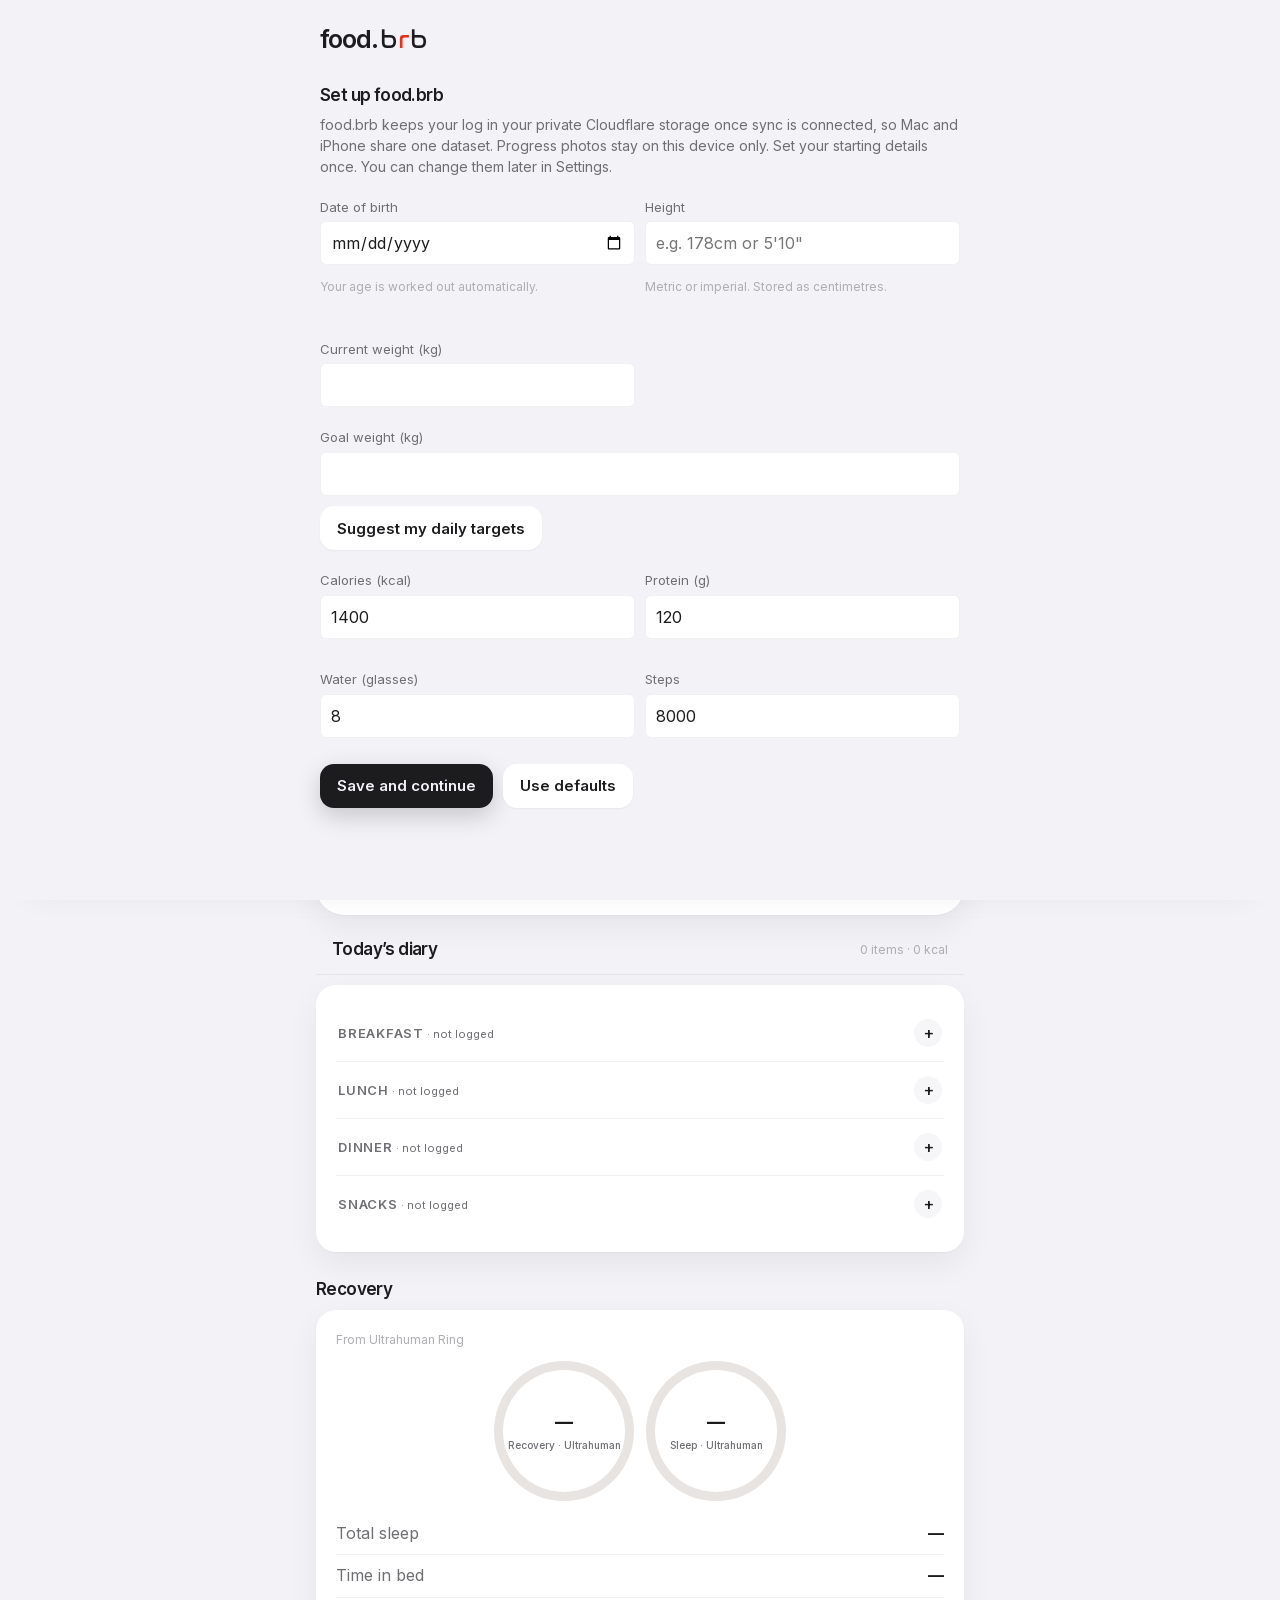
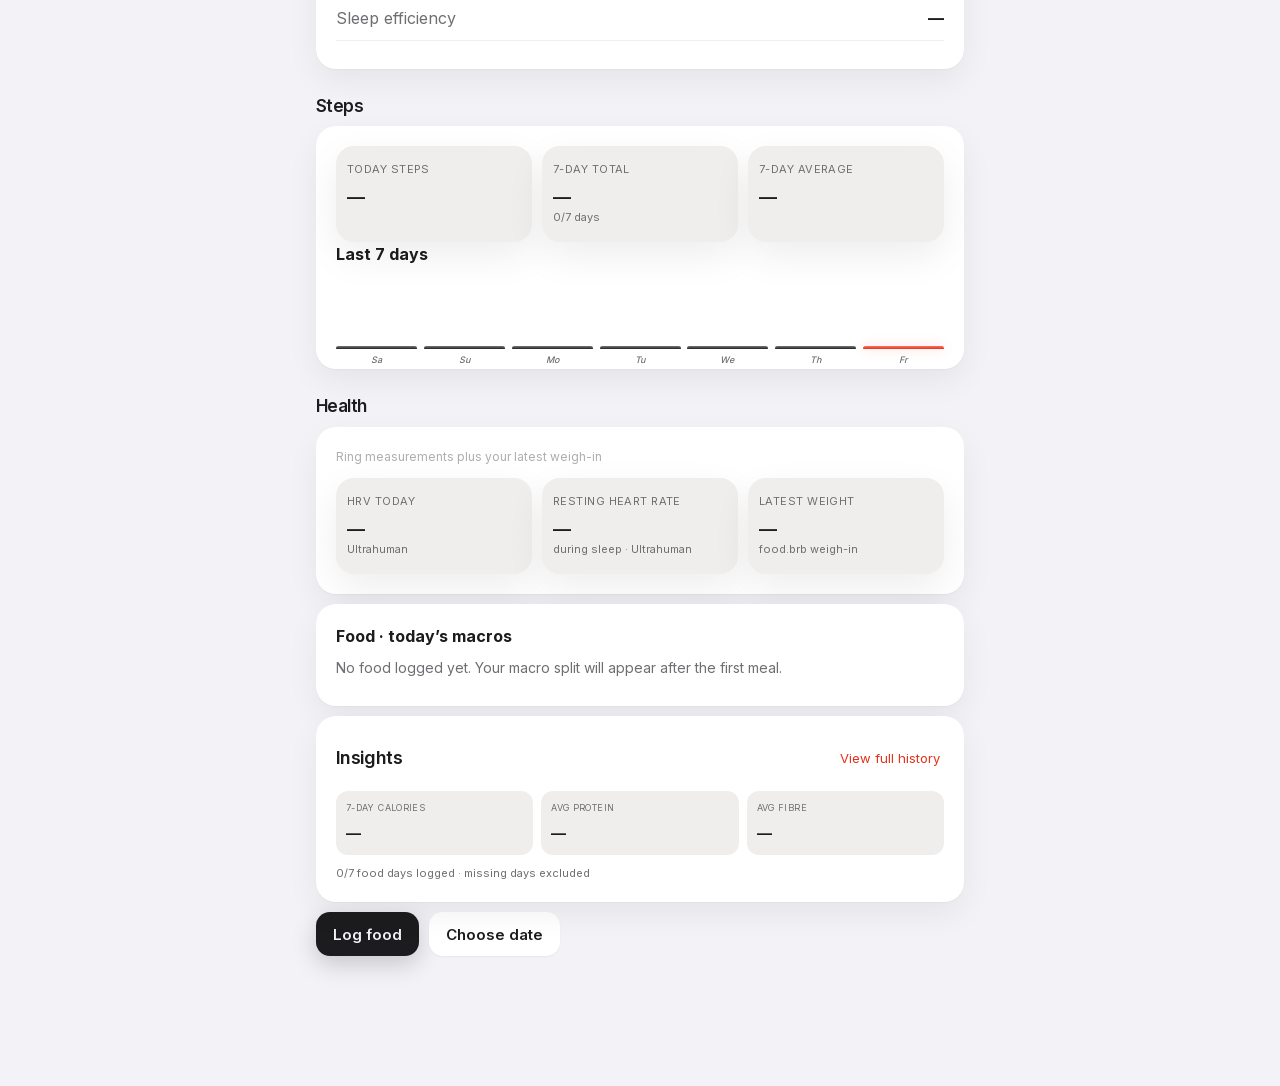
<file: staging/index.html>
<!DOCTYPE html>
<html lang="en">
<head>
<meta charset="utf-8">
<meta name="viewport" content="width=device-width, initial-scale=1, viewport-fit=cover">
<meta name="theme-color" content="#0a0a0a">
<meta name="mobile-web-app-capable" content="yes">
<meta name="apple-mobile-web-app-capable" content="yes">
<meta name="apple-mobile-web-app-title" content="food.brb">
<title>food.brb</title>
<link rel="manifest" href="../manifest.webmanifest">
<link rel="icon" href="../icon.svg">
<link rel="apple-touch-icon" href="../icon.svg">
<style>
@font-face { font-family:"Nasalization"; src:url([data-uri]) format("opentype"); font-weight:400; font-display:swap; }
@font-face { font-family:"Inter"; src:url([data-uri]) format("woff2"); font-weight:100 900; font-display:swap; }
:root { --ink:#0A0A0A; --ink2:#595959; --ink3:#999999; --hair:#D9D9D9; --teal:#E5321B; --red:#E5321B; --sand:#EFEFEF; --page:#F7F7F7; --white:#FFFFFF; --dot-red:#E5321B; --dot-amber:#d9a441; --dot-mid:#86b54d; --dot-green:#34c759; }
html[data-theme="dark"] { --dot-green:#30d158; }
* { box-sizing: border-box; }
body { margin:0; background:var(--page); color:var(--ink); font-family:Inter,-apple-system,'Helvetica Neue',Arial,sans-serif; font-size:16px; line-height:1.6; }
.wrap { max-width:640px; margin:0 auto; padding:18px 16px 90px; }
h1 { font-family:Inter,-apple-system,'Helvetica Neue',Arial,sans-serif; font-weight:500; font-size:34px; letter-spacing:-0.055em; line-height:1.08; margin:8px 0 2px; }
h1.brand { display:flex; align-items:center; min-height:38px; margin:2px 0 0; font-size:25px; line-height:1; letter-spacing:0; }
.food-name { display:inline-flex; align-items:baseline; gap:.08em; white-space:nowrap; }
.food-prefix { font-family:Inter,-apple-system,sans-serif; font-weight:600; letter-spacing:-.045em; }
.food-brb { display:inline-flex; align-items:center; margin-left:.03em; padding:0; font-family:Nasalization,monospace; font-weight:400; letter-spacing:.02em; border:0; }
.food-brb .red { color:var(--red); }
.tag { color:var(--ink2); font-size:14px; margin:0 0 8px; }
.intro { color:var(--ink); font-size:15px; line-height:24px; margin:0 0 14px; }
nav.tabs { display:flex; gap:16px; border-bottom:1px solid var(--hair); overflow-x:auto; position:sticky; top:0; background:var(--page); z-index:5; -webkit-overflow-scrolling:touch; }
nav.tabs button { flex:0 0 auto; border:none; background:none; padding:12px 2px; min-height:44px; font-size:15px; color:var(--ink2); cursor:pointer; font-family:inherit; }
nav.tabs button.on { color:var(--ink); box-shadow:inset 0 -2px 0 var(--ink); font-weight:600; }
section.tab { display:none; }
section.tab.on { display:block; }
h2 { font-family:Inter,-apple-system,sans-serif; font-weight:500; font-size:22px; letter-spacing:-0.035em; line-height:1.15; margin:28px 0 6px; }
h3 { font-size:15px; margin:0; }
.slothead { margin:12px 0 4px; }
.note { color:var(--ink2); font-size:14px; line-height:21px; margin:8px 0; }
.dim { color:var(--ink2); font-size:13px; }
.tiny { font-size:12px; color:var(--ink3); }
.grid2 { display:grid; grid-template-columns:1fr 1fr; gap:10px; margin:10px 0; }
.stat { border:1px solid var(--hair); border-radius:8px; padding:10px 12px; }
.stat .l { color:var(--ink2); font-size:13px; }
.stat .v { font-size:17px; font-weight:600; margin:2px 0 6px; }
.bar { height:6px; border-radius:3px; background:var(--sand); overflow:hidden; }
.bar i { display:block; height:100%; background:var(--teal); border-radius:3px; }
.btn { display:inline-flex; font-weight:650; align-items:center; justify-content:center; min-height:44px; padding:8px 16px; border-radius:2px; border:1px solid var(--hair); background:#fff; color:var(--ink); font-size:15px; cursor:pointer; font-family:inherit; text-decoration:none; }
.btn.primary { background:var(--ink); border-color:var(--ink); color:#fff; }
.btn.danger { color:var(--red); border-color:#f5aaae; }
.btn:disabled { color:#c0bebf; cursor:default; }
.qr { display:flex; flex-wrap:wrap; gap:10px; margin:10px 0; }
.field { margin:10px 0; }
.label { display:block; color:var(--ink2); font-size:13px; margin-bottom:4px; }
.input { width:100%; min-height:44px; padding:8px 10px; border:1px solid var(--hair); border-radius:6px; font-size:16px; color:var(--ink); background:#fff; font-family:inherit; }
textarea.input { min-height:72px; resize:vertical; }
.mini { width:84px; flex:0 0 auto; }
.wknav { flex:0 0 auto; width:40px; min-width:40px; min-height:40px; padding:0; border:none; border-radius:50%; background:var(--surface2); color:var(--ink2); font-size:19px; font-weight:400; line-height:1; }
.wknav:active { background:var(--hair); }
.wktoday { flex:0 0 auto; min-height:32px; padding:4px 10px; font-size:12px; border-radius:16px; }
.cdot { width:8px; height:8px; border-radius:50%; background:var(--c); flex:0 0 auto; margin-right:2px; }
.cdot.future { background:transparent; border:1.5px solid var(--hair); }
.chips { display:flex; flex-wrap:wrap; gap:8px; margin:6px 0; }
.chip { min-height:44px; padding:8px 14px; border-radius:22px; border:1px solid var(--hair); background:#fff; color:var(--ink2); font-size:14px; cursor:pointer; font-family:inherit; }
.chip.on { border-color:var(--teal); color:var(--ink); background:var(--sand); }
.list { display:flex; flex-direction:column; margin:8px 0; }
.row { display:flex; align-items:center; justify-content:space-between; gap:10px; padding:10px 0; border-bottom:1px solid var(--hair); }
.diaryrow{padding:7px 0;gap:8px}.diaryrow .drname{flex:1;min-width:0;overflow:hidden;text-overflow:ellipsis;white-space:nowrap}.diaryrow strong{font-size:11.5px;font-weight:400}.diaryrow .drmacros{font-size:10.5px;white-space:nowrap;flex:0 0 auto;opacity:.65}
@media(max-width:420px){#tab-food .card{padding:12px}.chips{gap:6px}.chips .chip{padding:8px 10px;font-size:12px}.diaryhead{font-size:12px}#tab-food .setrow .tiny{flex-basis:auto;text-align:right;margin-left:auto}#tab-food .syncbar .btn,#tab-food .syncbar .del{white-space:nowrap;flex:0 0 auto}}
@media(max-width:700px){nav.tabs{padding-left:46px}}
button.del[data-mealtomorrow]{color:var(--ink2);font-size:11px}
.rowc { flex-direction:column; align-items:flex-start; gap:2px; }
.rowbtn { display:flex; flex-direction:column; align-items:flex-start; gap:2px; width:100%; text-align:left; padding:10px 6px; border:none; border-bottom:1px solid var(--hair); background:none; font-size:15px; color:var(--ink); cursor:pointer; min-height:44px; font-family:inherit; }
.del { border:none; background:none; color:var(--red); font-size:13px; cursor:pointer; padding:8px 4px; min-height:44px; font-family:inherit; }
.tagchip { display:inline-block; margin-left:6px; padding:1px 8px; border-radius:10px; background:var(--sand); color:var(--ink2); font-size:12px; }
.card { border:1px solid var(--hair); border-radius:8px; padding:12px; margin:10px 0; }
.cardhead { display:flex; width:100%; justify-content:space-between; align-items:center; border:none; background:none; padding:6px 0; min-height:44px; font-size:15px; color:var(--ink); cursor:pointer; font-family:inherit; }
.setrow { display:flex; align-items:center; gap:8px; margin:6px 0; }
.searchrow { display:flex; gap:8px; margin:8px 0; }
.searchrow .input { flex:1; }
.pickbox { border:1px solid var(--teal); border-radius:8px; padding:12px; margin:10px 0; display:flex; flex-direction:column; gap:6px; }
.quote { border-left:3px solid var(--teal); padding:4px 0 4px 14px; margin:8px 0 14px; }
.quote .t { font-size:16px; line-height:24px; }
.quote .b { color:var(--ink2); font-size:13px; margin-top:4px; }
.breath { font-size:16px; margin:8px 0; }
.facts { display:flex; flex-direction:column; margin:8px 0; }
.fact { display:flex; justify-content:space-between; gap:12px; padding:8px 0; border-bottom:1px solid var(--hair); }
.fact span { color:var(--ink2); }
.fact strong { text-align:right; }
.timer { font-family:Georgia,serif; font-size:56px; text-align:center; margin:14px 0; }
.check { display:flex; align-items:center; gap:10px; min-height:44px; padding:6px 0; border-bottom:1px solid var(--hair); cursor:pointer; }
.check input { width:20px; height:20px; accent-color:var(--teal); }
.check.done span { color:var(--ink3); text-decoration:line-through; }
.photogrid { display:grid; grid-template-columns:1fr 1fr; gap:10px; margin:10px 0; }
.photo img { width:100%; border-radius:8px; display:block; }
.dishpreview { width:100%; max-height:280px; object-fit:cover; border-radius:8px; margin:8px 0; display:block; }
.photofoot { display:flex; justify-content:space-between; align-items:center; }
.filebtn { position:relative; overflow:hidden; }
.filebtn input[type=file] { position:absolute; inset:0; opacity:0; cursor:pointer; }
.callout { background:var(--sand); border-radius:8px; padding:12px 14px; margin:10px 0; }
.callout strong { display:block; margin-bottom:6px; }
ul.plain { margin:6px 0; padding-left:20px; line-height:24px; }
.chartbox { border:1px solid var(--hair); border-radius:8px; padding:10px; margin:10px 0; }
.closing { color:var(--ink2); font-size:13px; border-top:1px solid var(--hair); margin-top:28px; padding-top:12px; }
a { color:var(--ink); }
#setup { display:none; position:fixed; inset:0; background:var(--page); z-index:100; overflow-y:auto; padding:18px 16px 90px; }
#setup.open { display:block; }
#setup .inner { max-width:640px; margin:0 auto; }

:root{--red:#E5321B;--ink:#0A0A0A;--page:#F7F7F7;--soft:#efedeb}
.btn{border-radius:999px;padding:11px 17px;box-shadow:none;transition:transform .12s ease,background .12s ease}.btn:active{transform:scale(.97)}.btn.primary{background:var(--ink);color:white;border-color:var(--ink)}
.metricgrid{display:grid;grid-template-columns:repeat(3,1fr);gap:10px}.metric{background:#fff;border:1px solid var(--hair);border-radius:14px;padding:14px 10px;min-height:84px}.metric .k{font-size:11px;color:var(--ink2);text-transform:uppercase;letter-spacing:.04em}.metric .n{font-size:18px;font-weight:600;line-height:1.25;margin-top:8px}.metric .u{font-size:11px;color:var(--ink2)}
.rings{display:grid;grid-template-columns:repeat(3,1fr);gap:12px;margin:12px 0}.activityhero{display:grid;grid-template-columns:152px 1fr;gap:20px;align-items:center;padding:18px}.activitystack{width:148px;aspect-ratio:1;border-radius:50%;position:relative;display:grid;place-items:center;background:conic-gradient(#E5321B calc(var(--kc)*1%),#e5e2df 0)}.activitystack:before{content:'';position:absolute;inset:15px;border-radius:50%;background:conic-gradient(#6f7fbf calc(var(--pr)*1%),#eeeae7 0)}.activitystack:after{content:'';position:absolute;inset:30px;border-radius:50%;background:conic-gradient(#d9a441 calc(var(--fb)*1%),#eeeae7 0);box-shadow:inset 0 0 0 13px var(--page)}.activitycenter{position:absolute;z-index:2;text-align:center;font-size:24px;font-weight:800}.activitycenter small{font-size:9px;display:block;color:var(--ink2);font-weight:600}.activitylegend{display:grid;gap:9px}.activityline{padding:7px 9px;border-left:4px solid var(--c);background:#fff}.activityline strong{display:block}.hoverable,.row,.ringviz,.activitystack,.activityline,svg rect{transition:transform .15s,box-shadow .15s,opacity .15s}.row:hover,.activityline:hover,.ringviz:hover{transform:translateY(-1px);box-shadow:0 5px 16px #00000012}.activitystack:hover{transform:scale(1.025)}svg rect:hover{opacity:1!important}.ringviz{aspect-ratio:1;border-radius:50%;display:grid;place-items:center;background:conic-gradient(var(--red) calc(var(--p)*1%),#e5e2df 0);position:relative}.ringviz:before{content:'';position:absolute;inset:9px;border-radius:50%;background:var(--page)}.ringviz span{position:relative;text-align:center;font-weight:750;font-size:18px}.ringviz small{display:block;font-size:10px;color:var(--ink2);font-weight:500}
.spark{display:flex;align-items:end;height:82px;gap:7px;padding-top:8px}.spark i{flex:1;min-height:3px;background:var(--ink);border-radius:5px 5px 2px 2px;position:relative}.spark i.today{background:var(--red)}.spark i b{position:absolute;bottom:-18px;left:50%;transform:translateX(-50%);font-size:9px;font-weight:500;color:var(--ink2)}
.donutrow{display:flex;align-items:center;gap:20px}.donut{width:132px;aspect-ratio:1;border-radius:50%;position:relative}.donut:after{content:'';position:absolute;inset:22px;background:var(--page);border-radius:50%}.legend{display:grid;gap:8px;font-size:12px}.dot{display:inline-block;width:9px;height:9px;border-radius:50%;margin-right:6px}
.syncbar{display:flex;align-items:center;gap:8px;flex-wrap:wrap;margin:0 0 14px}.syncdot{width:8px;height:8px;border-radius:50%;background:#999}.syncdot.ok{background:#2b8a3e}.syncdot.busy{background:#e5a400}.syncdot.err{background:#e5321b}
.btn.mealadd{display:inline-flex;align-items:center;gap:4px;white-space:nowrap;min-width:0;justify-content:center;padding:6px 12px;min-height:38px;font-size:12px;font-weight:500;color:var(--ink2);background:transparent}
.summarywrap{overflow-x:auto;-webkit-overflow-scrolling:touch}.summarytable{width:100%;border-collapse:collapse;table-layout:fixed;font-variant-numeric:tabular-nums}.summarytable th,.summarytable td{padding:12px 8px;border-bottom:1px solid var(--hair);text-align:right;white-space:nowrap}.summarytable th:first-child,.summarytable td:first-child{text-align:left;width:78px}.summarytable thead th{font-size:10px;color:var(--ink2);font-weight:600;line-height:1.2}.summarytable thead th span{display:block;font-size:8px;font-weight:500;color:var(--ink3);margin-top:2px}.summarytable tbody th{font-size:12px}.summarytable tbody td{font-size:13px;font-weight:700}.summarytable tr:last-child th,.summarytable tr:last-child td{border-bottom:0}
.insights{padding:14px 16px}.insightshead{display:flex;align-items:center;justify-content:space-between;margin-bottom:11px}.insightshead h2{margin:0;font-size:18px}.insightgrid{display:grid;grid-template-columns:repeat(3,1fr);gap:8px}.insight{padding:10px;background:var(--surface2);border-radius:12px}.insight span{display:block;font-size:9px;text-transform:uppercase;letter-spacing:.04em;color:var(--ink2)}.insight strong{display:block;font-size:15px;margin-top:5px}.insightsnote{font-size:11px;color:var(--ink2);margin:10px 0 0}@media(min-width:1050px){#tab-today>.setrow,#tab-today>h2,#tab-today>.card,#tab-today>.todaydiaryhead,#tab-today>.qr{max-width:720px;margin-left:auto;margin-right:auto}.activityhero{grid-template-columns:172px 1fr}.activitystack{width:164px}}@media(max-width:420px){.insightgrid{gap:6px}.insight{padding:9px 7px}.insight strong{font-size:13px}}.todaydiary{padding:0;overflow:hidden}.todaydiaryhead{display:flex;align-items:center;justify-content:space-between;padding:15px 16px;border-bottom:1px solid var(--hair)}.todaydiaryhead h3{margin:0;font-size:17px}.todaymeal{padding:8px 16px;border-bottom:1px solid var(--hair)}.todaymeal:last-child{border-bottom:0}.todaymealhead{display:flex;align-items:center;justify-content:space-between;gap:10px}.todaymealhead strong{font-size:13px;font-weight:550}.todaymealmeta{font-size:11px;color:var(--ink2)}.todaymealitems{margin-top:6px;font-size:12px;color:var(--ink2);white-space:nowrap;overflow:hidden;text-overflow:ellipsis}.todaymealadd{border:0;background:transparent;color:var(--red);font:inherit;font-size:12px;font-weight:650;padding:5px;cursor:pointer}@media(max-width:420px){.summarytable th,.summarytable td{padding:11px 4px}.summarytable th:first-child,.summarytable td:first-child{width:66px}.summarytable tbody td{font-size:12px}}
@media(max-width:420px){.activityhero{grid-template-columns:132px 1fr;gap:12px;padding:14px}.activitystack{width:128px}.metricgrid{grid-template-columns:repeat(2,1fr)}.rings{gap:8px}.ringviz:before{inset:7px}.donutrow{gap:12px}}

/* Premium BRB visual system */
.metric .n{font-size:18px!important;font-weight:600!important;line-height:1.25}
@property --p{syntax:'<number>';inherits:false;initial-value:0}
@property --kc{syntax:'<number>';inherits:false;initial-value:0}
@property --pr{syntax:'<number>';inherits:false;initial-value:0}
@property --fb{syntax:'<number>';inherits:false;initial-value:0}
@property --fill{syntax:'<number>';inherits:false;initial-value:0}
:root{color-scheme:light;--surface:#fff;--surface2:#f0eeec;--glow:rgba(229,50,27,.23);--shadow:0 14px 38px rgba(10,10,10,.07);--ringtrack:#e7e4e1}
html[data-theme="dark"]{color-scheme:dark;--ink:#f8f8f8;--ink2:#aaa8ab;--ink3:#767479;--hair:#29272c;--page:#09090a;--white:#151417;--surface:#151417;--surface2:#1d1b1f;--sand:#211d1d;--soft:#211d1d;--ringtrack:#29272d;--glow:rgba(229,50,27,.34);--shadow:0 18px 48px rgba(0,0,0,.42)}
body{background:radial-gradient(circle at 95% -10%,rgba(229,50,27,.10),transparent 28rem),var(--page);transition:background .35s ease,color .25s ease}
.wrap{max-width:680px}.topline{display:flex;align-items:center;justify-content:space-between;gap:12px}.themebtn{width:44px;height:44px;border:1px solid var(--hair);border-radius:50%;background:var(--surface);color:var(--ink);font-size:19px;display:grid;place-items:center;box-shadow:var(--shadow);cursor:pointer;transition:transform .2s ease,box-shadow .2s ease}.themebtn:hover{transform:rotate(10deg) scale(1.05)}
nav.tabs{background:color-mix(in srgb,var(--page) 88%,transparent);backdrop-filter:blur(18px);-webkit-backdrop-filter:blur(18px);top:0}.card,.stat,.metric,.chartbox,.pickbox{background:linear-gradient(145deg,color-mix(in srgb,var(--surface) 96%,#fff 4%),var(--surface));border-color:var(--hair);border-radius:18px;box-shadow:var(--shadow)}
.card{padding:16px}.metric{background:var(--surface2);border-color:transparent}.input,.btn,.chip{background:var(--surface);color:var(--ink);border-color:var(--hair)}.btn.primary{background:linear-gradient(135deg,#111,#292327);box-shadow:0 8px 24px rgba(0,0,0,.18)}html[data-theme="dark"] .btn.primary{background:linear-gradient(135deg,#E5321B,#9f1e0c);border-color:#E5321B;box-shadow:0 8px 28px var(--glow)}
.activitystack{background:var(--ringtrack);transition:transform .2s;isolation:isolate}.activitystack:before,.activitystack:after{display:none}.activityring{position:absolute;border-radius:50%;background:conic-gradient(from -90deg,var(--ring-hi),var(--ring-color) calc(var(--fill)*1%),var(--ring-track) 0);animation:ringfill 1.1s cubic-bezier(.2,.8,.2,1) both;cursor:pointer;transition:filter .18s,transform .18s;outline:0}.activityring:hover,.activityring:focus-visible,.activityring.selected{transform:scale(1.03)}.activityring.calories{inset:0;--ring-color:#E5321B;--ring-hi:#ff725f;--ring-glow:rgba(229,50,27,.72);--ring-track:var(--ringtrack)}.activityring.protein{inset:13px;--ring-color:#6f7fbf;--ring-hi:#aab6ff;--ring-glow:rgba(111,127,191,.68);--ring-track:var(--ringtrack);animation-delay:.08s}.activityring.fibre{inset:26px;--ring-color:#d9a441;--ring-hi:#ffd06b;--ring-glow:rgba(217,164,65,.68);--ring-track:var(--ringtrack);animation-delay:.16s}.activityring.steps{inset:39px;--ring-color:#4a474e;--ring-hi:#85818a;--ring-glow:rgba(133,129,138,.6);--ring-track:var(--ringtrack);animation-delay:.24s}.activitycore{position:absolute;inset:52px;border-radius:50%;background:var(--surface);z-index:5;box-shadow:0 0 18px color-mix(in srgb,var(--page) 70%,transparent)}.activitycenter{z-index:6}@keyframes ringfill{from{--fill:0}to{--fill:var(--target)}}
.ringviz{background:conic-gradient(from -90deg,#ff725f,#E5321B calc(var(--p)*1%),var(--ringtrack) 0);transition:--p 1.1s cubic-bezier(.2,.8,.2,1),transform .2s}.ringviz:before{background:var(--surface)}.donut:after{background:var(--surface)}.activityline{background:var(--surface2);border-radius:0 10px 10px 0}.spark i{background:linear-gradient(#777,#222);animation:growbar .75s both;transform-origin:bottom}.spark i.today{background:linear-gradient(#ff725f,#E5321B);box-shadow:0 0 12px var(--glow)}
section.tab.on{animation:fadeup .35s ease}.card,.metric{animation:fadeup .45s both}.card:nth-of-type(2){animation-delay:.05s}.card:nth-of-type(3){animation-delay:.1s}@keyframes fadeup{from{opacity:0;transform:translateY(8px)}to{opacity:1;transform:none}}@keyframes growbar{from{transform:scaleY(.05)}to{transform:scaleY(1)}}
@media(prefers-reduced-motion:reduce){*,*:before,*:after{animation:none!important;transition:none!important}}

/* Collapsible app shell */
.shelltoggle{position:fixed;left:16px;top:16px;z-index:32;width:42px;height:42px;border:1px solid var(--hair);border-radius:50%;background:var(--surface);color:var(--ink);font-size:20px;box-shadow:var(--shadow);cursor:pointer}.appshade{display:none;position:fixed;inset:0;background:#0008;z-index:29}.appside{position:fixed;inset:0 auto 0 0;width:min(300px,86vw);z-index:30;background:var(--surface);border-right:1px solid var(--hair);padding:76px 18px 24px;transform:translateX(-103%);transition:transform .25s ease;box-shadow:20px 0 60px #0003}.appside.open{transform:none}.appshade.open{display:block}.appavatar{width:52px;height:52px;border-radius:16px;background:linear-gradient(145deg,#E5321B,#961d10);color:white;display:grid;place-items:center;font-size:20px;font-weight:750;box-shadow:0 10px 28px var(--glow)}.appidentity{display:flex;align-items:center;gap:12px;margin-bottom:24px}.appidentity strong,.appidentity span{display:block}.appidentity span{font-size:12px;color:var(--ink2);margin-top:3px}.sidenav{display:grid;gap:6px}.sidenav button{border:0;background:transparent;color:var(--ink);text-align:left;padding:13px 12px;border-radius:12px;font:inherit;cursor:pointer}.sidenav button:hover,.sidenav button.on{background:var(--surface2)}.sideprivacy{position:absolute;left:18px;right:18px;bottom:20px;color:var(--ink2);font-size:11px;line-height:1.45}.hoverdetail{position:absolute;left:50%;bottom:calc(100% + 9px);transform:translateX(-50%) translateY(4px);opacity:0;pointer-events:none;white-space:nowrap;background:var(--ink);color:var(--page);font-size:11px;font-weight:550;padding:7px 9px;border-radius:9px;box-shadow:var(--shadow);transition:.15s;z-index:10}.ringviz:hover .hoverdetail,.spark i:hover .hoverdetail,.activitystack:hover .hoverdetail{opacity:1;transform:translateX(-50%) translateY(0)}@media(min-width:1050px){body.sidepinned .wrap{margin-left:320px}.appside{transform:none}.appshade,.shelltoggle{display:none!important}}@media(max-width:700px){.shelltoggle{top:12px;left:12px}.topline{padding-left:48px}}
/* Compact log panel */
.logpanel{border:1px solid var(--hair);border-radius:14px;padding:12px;margin:10px 0;background:var(--surface)}
.logbar{display:flex;gap:8px;align-items:center}
.logbar .input{flex:1;min-height:44px}
.logicon{width:44px;height:44px;flex:0 0 auto;border:1px solid var(--hair);border-radius:10px;background:var(--surface);color:var(--ink);display:grid;place-items:center;cursor:pointer;padding:0}
.logicon svg{width:20px;height:20px;display:block}
.sugglist{display:flex;flex-direction:column;margin:8px 0}
.suggrow{display:flex;align-items:center;border-bottom:1px solid var(--hair)}
.suggrow:last-child{border-bottom:0}
.suggadd{flex:1;display:flex;flex-direction:column;align-items:flex-start;gap:1px;padding:9px 4px;border:0;background:none;font:inherit;font-size:15px;color:var(--ink);cursor:pointer;text-align:left;min-height:44px}
.suggx{border:0;background:none;color:var(--ink3);font-size:18px;line-height:1;padding:8px 10px;cursor:pointer;min-height:44px;font-family:inherit}
.logfoot{display:flex;justify-content:space-between;align-items:center;margin-top:8px}
.donechip{font-weight:650}
.diaryhead{font-size:13px;font-weight:550;color:var(--ink2);text-transform:none}
/* Fitness integrations */
.integrationrow{display:flex;align-items:center;gap:12px;padding:10px 0;border-bottom:1px solid var(--hair)}
.integrationrow:last-child{border-bottom:0}
.integrationbadge{width:38px;height:38px;flex:0 0 auto;border-radius:11px;background:var(--surface2);color:var(--ink);display:grid;place-items:center;font-size:13px;font-weight:700}
.integrationmeta{flex:1;display:flex;flex-direction:column;gap:1px}
.integrationmeta .dim{font-size:12px}
/* Swipe actions on diary items */
.swipeitem{position:relative;overflow:hidden}
.swipeunder{position:absolute;inset:0;display:flex;justify-content:space-between}
.swipeact{border:0;color:#fff;font:inherit;font-size:13px;font-weight:650;padding:0 14px;min-width:104px;cursor:pointer}
.swipeact.copy{background:#2f6fed;text-align:left}
.swipeact.delete{background:#E5321B;text-align:right}
.swipefront{position:relative;background:var(--surface);transition:transform .18s ease}
@media (pointer:coarse){.rowactions{display:none}}
/* Pull to refresh */
#ptr{position:fixed;top:10px;left:0;right:0;z-index:60;display:flex;justify-content:center;pointer-events:none;transform:translateY(-90px);transition:transform .18s ease}
#ptr .ptr-inner{display:flex;align-items:center;gap:9px;background:var(--surface);border:1px solid var(--hair);border-radius:999px;padding:8px 16px;box-shadow:var(--shadow);font-size:13px;color:var(--ink2)}
#ptr.ready .ptr-inner{color:var(--ink)}
/* Loading indicator (loading.dev "Classic", reimplemented in CSS) */
.loader{display:inline-block;width:16px;height:16px;position:relative;vertical-align:-3px;margin-right:2px}
.loader i{position:absolute;left:7.1px;top:1.4px;width:1.8px;height:4.4px;border-radius:1px;background:var(--ink2);opacity:.15;transform-origin:.9px 6.6px;animation:ldfade .9s linear infinite}
.loader i:nth-child(1){transform:rotate(0deg);animation-delay:-0.825s}
.loader i:nth-child(2){transform:rotate(30deg);animation-delay:-0.75s}
.loader i:nth-child(3){transform:rotate(60deg);animation-delay:-0.675s}
.loader i:nth-child(4){transform:rotate(90deg);animation-delay:-0.6s}
.loader i:nth-child(5){transform:rotate(120deg);animation-delay:-0.525s}
.loader i:nth-child(6){transform:rotate(150deg);animation-delay:-0.45s}
.loader i:nth-child(7){transform:rotate(180deg);animation-delay:-0.375s}
.loader i:nth-child(8){transform:rotate(210deg);animation-delay:-0.3s}
.loader i:nth-child(9){transform:rotate(240deg);animation-delay:-0.225s}
.loader i:nth-child(10){transform:rotate(270deg);animation-delay:-0.15s}
.loader i:nth-child(11){transform:rotate(300deg);animation-delay:-0.075s}
.loader i:nth-child(12){transform:rotate(330deg);animation-delay:0s}
@keyframes ldfade{0%{opacity:1}100%{opacity:.15}}


/* ---------- v24 redesign-v1 surface ---------- */
:root{--page:#F2F2F7;--white:#FFFFFF;--sand:#F6F6F8;--ink:#1C1C1E;--ink2:#6E6E73;--ink3:#AEAEB2;--hair:rgba(0,0,0,.06);--dshadow:0 1px 2px rgba(0,0,0,.04),0 12px 32px rgba(0,0,0,.06);}
html[data-theme="dark"]{--page:#000000;--white:#1C1C1E;--surface:#1C1C1E;--surface2:#2C2C2E;--sand:#2C2C2E;--soft:#2C2C2E;--ink:#F5F5F7;--ink2:#98989D;--ink3:#636366;--hair:rgba(255,255,255,.07);--dshadow:0 1px 2px rgba(0,0,0,.5),0 12px 32px rgba(0,0,0,.45);}
.card{border:none;border-radius:20px;box-shadow:var(--dshadow);padding:20px;background:var(--white);}
html[data-theme="dark"] .card{background:var(--surface);}
nav.tabs{position:fixed;left:16px;right:16px;bottom:16px;top:auto;height:64px;background:var(--white);border:none;border-radius:999px;box-shadow:var(--dshadow);z-index:60;display:flex;align-items:center;justify-content:space-around;padding:0 12px;overflow:visible;}
html[data-theme="dark"] nav.tabs{background:var(--surface);}
nav.tabs button{flex:0 0 auto;width:48px;height:48px;min-height:48px;padding:0;font-size:0;color:var(--ink3);box-shadow:none;display:grid;place-items:center;background:none;border:none;}
nav.tabs button svg{width:24px;height:24px;}
nav.tabs button.on{color:var(--ink);}
nav.tabs button.plus{width:52px;height:52px;border-radius:50%;background:var(--ink);color:var(--page);margin-top:-22px;box-shadow:var(--dshadow);}
.wrap{padding-bottom:120px;}
.tag,.intro,.closing{display:none;}
.shelltoggle,.appside,.appshade{display:none!important;}
.topline{padding:16px 4px 0;}
.brand{font-size:15px;}
.themebtn{border:none;background:var(--sand);width:36px;height:36px;border-radius:50%;color:var(--ink2);cursor:pointer;font-size:15px;}
html[data-theme="dark"] .themebtn{background:var(--surface2);}
.screencap{font-size:11px;font-weight:600;letter-spacing:.08em;text-transform:uppercase;color:var(--ink3);margin:10px 0 2px;}
h1.screentitle{font-size:28px;font-weight:700;letter-spacing:-.02em;margin:0 0 18px;}
h2{font-size:17px;font-weight:600;}
.chips{background:var(--sand);border-radius:999px;padding:3px;display:inline-flex;gap:2px;}
html[data-theme="dark"] .chips{background:var(--surface2);}
.chips .chip{border:none;background:transparent;min-height:36px;padding:6px 14px;border-radius:999px;font-size:13px;font-weight:600;color:var(--ink2);}
.chips .chip.on{background:var(--white);color:var(--ink);box-shadow:0 1px 3px rgba(0,0,0,.12);}
html[data-theme="dark"] .chips .chip.on{background:var(--surface);}
.btn{border:none;border-radius:14px;box-shadow:0 1px 2px rgba(0,0,0,.05);font-weight:600;}
.btn.primary{background:var(--ink);color:var(--page);border:none;}
.btn:disabled{color:var(--ink3);}
 .syncbar .btn.mini{width:auto;}
 .wkstrip{display:flex;justify-content:space-between;align-items:flex-end;padding:2px 12px 14px;}
 .wcell{display:grid;justify-items:center;gap:7px;}
 .wcell .wl{font-size:11px;letter-spacing:.08em;font-weight:600;color:var(--ink3);}
 .wcell.now .wl{color:var(--ink);font-weight:800;}
 .bankrow{display:flex;justify-content:space-between;align-items:baseline;gap:10px;border-top:1px solid var(--hair);margin-top:14px;padding-top:13px;}
 .bankrow .bl{font-size:11px;letter-spacing:.08em;text-transform:uppercase;font-weight:600;color:var(--ink3);}
 .bankrow .bv{font-size:13px;color:var(--ink2);font-variant-numeric:tabular-nums;}
 .bankrow .bv strong{color:var(--ink);font-weight:700;}
 .lbar{display:block;height:3px;border-radius:2px;background:var(--ringtrack);margin-top:6px;overflow:hidden;}
 .lbar i{display:block;height:100%;background:var(--c);border-radius:2px;}
.activityhero{border-radius:28px;display:flex;flex-direction:column;align-items:center;padding:28px 20px 20px;gap:18px;}
.activitystack{width:200px;}
.activitylegend{width:100%;gap:0;}
.activityline{border:none;background:transparent;padding:10px 2px 10px 20px;border-bottom:1px solid var(--hair);position:relative;border-radius:0;}
html[data-theme="dark"] .activityline{background:transparent;}
.activityline:before{content:'';position:absolute;left:2px;top:17px;width:8px;height:8px;border-radius:50%;background:var(--c);}
.activityline:last-child{border-bottom:none;}
.activitycenter strong{font-size:34px;letter-spacing:-.02em;}
.activitycenter small{font-size:10px;letter-spacing:.08em;text-transform:uppercase;font-weight:600;color:var(--ink3);}
.todaymeal{padding:14px 2px;border-bottom:1px solid var(--hair);}
.todaymeal:last-child{border-bottom:none;}
.todaymealadd{width:28px;height:28px;min-height:28px;border-radius:50%;border:none;background:var(--sand);color:var(--ink);font-size:16px;font-weight:500;padding:0;line-height:1;cursor:pointer;}
html[data-theme="dark"] .todaymealadd{background:var(--surface2);}
.todaymealhead strong{font-size:13px;letter-spacing:.06em;text-transform:uppercase;color:var(--ink2);font-weight:600;}
.tiles{display:grid;grid-template-columns:1fr 1fr;gap:10px;margin:12px 0;}
.tile{background:var(--sand);border-radius:14px;padding:12px 14px;}
html[data-theme="dark"] .tile{background:var(--surface2);}
.tile .tv{font-size:20px;font-weight:700;letter-spacing:-.01em;font-variant-numeric:tabular-nums;}
.tile .tc{font-size:11px;font-weight:600;letter-spacing:.06em;text-transform:uppercase;color:var(--ink3);margin-top:2px;}
.row{padding:12px 0;}
.fact{border-bottom:1px solid var(--hair);}
.toast{bottom:96px!important;}
/* ---------- end v24 ---------- */
</style>
</head>
<body><button class="shelltoggle" id="shell-toggle" aria-label="Open profile and settings">☰</button><div class="appshade" id="app-shade"></div><aside class="appside" id="app-side" aria-label="Profile and app navigation"><div class="appidentity"><div class="appavatar">AP</div><div><strong>Ajay</strong><span>Private food.brb profile</span></div></div><nav class="sidenav"><button data-go="today" class="on">Dashboard</button><button data-go="food">Log food</button><button data-go="data">Data</button><button data-go="settings">Settings</button></nav><p class="sideprivacy">Food data syncs privately. Progress photos and your AI keys stay on this device.</p></aside>
<div id="setup"><div class="inner"></div></div>
<div class="wrap">
<div class="topline"><h1 class="brand" aria-label="food.brb"><span class="food-name"><span class="food-prefix">food.</span><span class="food-brb"><span>b</span><span class="red">r</span><span>b</span></span></span></h1><button class="themebtn" id="theme-toggle" aria-label="Switch colour theme">◐</button></div>
<p class="tag">Your food, recovery and progress. Clear at a glance.</p>
<p class="intro">A private, synced dashboard and fast food log. See the week, choose any date, and log without friction.</p>
<nav class="tabs" id="tabs">
<button data-tab="today" class="on" aria-label="Today"><svg viewBox="0 0 24 24" fill="none"><circle cx="12" cy="12" r="9" stroke="currentColor" stroke-width="1.8"/><circle cx="12" cy="12" r="5" stroke="currentColor" stroke-width="1.8"/><circle cx="12" cy="12" r="1.6" fill="currentColor"/></svg>Today</button>
<button data-tab="data" aria-label="Data"><svg viewBox="0 0 24 24" fill="none"><path d="M5 19v-6M10 19V5M15 19v-9M20 19v-4" stroke="currentColor" stroke-width="1.8" stroke-linecap="round"/></svg>Data</button>
<button data-tab="food" class="plus" aria-label="Log food"><svg viewBox="0 0 24 24" fill="none"><path d="M12 5v14M5 12h14" stroke="currentColor" stroke-width="2.4" stroke-linecap="round"/></svg>Log food</button>
<button data-tab="settings" aria-label="Settings"><svg viewBox="0 0 24 24" fill="none"><circle cx="12" cy="8.5" r="3.5" stroke="currentColor" stroke-width="1.8"/><path d="M5 19.5c1.4-3.2 4-4.5 7-4.5s5.6 1.3 7 4.5" stroke="currentColor" stroke-width="1.8" stroke-linecap="round"/></svg>Settings</button>
</nav>
<section class="tab on" id="tab-today"></section>
<section class="tab" id="tab-food"></section>
<section class="tab" id="tab-train"></section>
<section class="tab" id="tab-body"></section>
<section class="tab" id="tab-mind"></section>
<section class="tab" id="tab-data"></section><section class="tab" id="tab-settings"></section>
<p class="closing">Your food log syncs through your private Cloudflare storage when connected. Progress photos and your AI keys stay on this device.</p>
</div>
<script src="../xlsx.mini.min.js"></script>
<script>
'use strict';
const THEME_KEY='foodBrbTheme';
function applyTheme(t){document.documentElement.dataset.theme=t;const b=document.getElementById('theme-toggle');if(b){b.textContent=t==='dark'?'☀':'◐';b.setAttribute('aria-label',t==='dark'?'Switch to light mode':'Switch to dark mode');}document.querySelector('meta[name=theme-color]').content=t==='dark'?'#09090a':'#F7F7F7';}
applyTheme(localStorage.getItem(THEME_KEY)||((matchMedia('(prefers-color-scheme: dark)').matches)?'dark':'light'));
document.getElementById('theme-toggle').onclick=()=>{const t=document.documentElement.dataset.theme==='dark'?'light':'dark';localStorage.setItem(THEME_KEY,t);applyTheme(t);};
/* ---------- data ---------- */
const KEY = 'sadhana-v1';
const GEMINI_MODEL = 'gemini-2.5-flash'; // Google's current free-tier vision model; update here if Google retires it.
const PROGRAM = [
{id:'A',title:'Day A',sub:'Squat, horizontal push and pull',exercises:[
{name:'Back squat',sets:'3 x 6-8',note:'RPE 7-8. Smooth reps; exhale through the sticking point.'},
{name:'Barbell bench press',sets:'3 x 6-8',note:'Stop with 2 reps in reserve; no grinding.'},
{name:'Seated cable row',sets:'3 x 8-12'},
{name:'Romanian deadlift',sets:'2 x 8-10',note:'Controlled stretch; keep the bar close.'},
{name:'Dumbbell lateral raise',sets:'2 x 12-15'},
{name:'Cable or dumbbell curl',sets:'2 x 10-15'},
{name:'Dead bug',sets:'2 x 8 each side'}]},
{id:'B',title:'Day B',sub:'Hinge, vertical push and pull',exercises:[
{name:'Deadlift',sets:'2 x 5-6',note:'RPE 7, never a grind. Reset and breathe each rep.'},
{name:'Dumbbell shoulder press',sets:'3 x 8-10',note:'Seated if preferred; breathe continuously.'},
{name:'Lat pulldown or pull-up',sets:'3 x 8-12'},
{name:'Bulgarian split squat',sets:'2 x 8-12 each leg'},
{name:'Incline dumbbell press',sets:'2 x 8-12'},
{name:'Face pull or band pull-apart',sets:'2 x 12-15'},
{name:'Side plank',sets:'2 x 20-30 sec each side',note:'Keep breathing; stop before straining.'}]},
{id:'C',title:'Day C',sub:'Full body, lighter variations and arms',exercises:[
{name:'Paused back squat',sets:'2 x 8-10',note:'Use less load than Day A; brief pause, no breath-holding.'},
{name:'Close-grip bench press',sets:'3 x 8-10'},
{name:'One-arm dumbbell row',sets:'3 x 8-12 each side'},
{name:'Barbell hip thrust',sets:'2 x 8-12'},
{name:'Lat pulldown or pull-up',sets:'2 x 8-12'},
{name:'Dumbbell lateral raise',sets:'2 x 12-15'},
{name:'Cable or dumbbell curl',sets:'2 x 10-15'},
{name:'Cable triceps pressdown',sets:'2 x 10-15'}]},
{id:'D',title:'Day 4 (optional)',sub:'Easy conditioning, core and recovery',exercises:[
{name:'Kettlebell swing',sets:'5 x 10',note:'Crisp hips, exhale each rep and stop well before form fades.'},
{name:'Step-ups',sets:'3 x 10 each leg'},
{name:'Suitcase carry',sets:'3 x 20 m each side',note:'Choose a load that lets you breathe normally.'},
{name:'Dead bug',sets:'2 x 8 each side'},
{name:'Easy brisk walk',sets:'20-30 minutes',note:'Conversational pace. Skip Day 4 if legs or sleep have not recovered.'}]}];
const PROGRAM_GUIDE = [
'<strong>Why this plan:</strong> the four PDFs are body-part sessions with heavy overlap: 9 squat sets in one session, 12 chest presses, 9 shoulder presses, and repeated deadlift/row work. The useful anchor lifts stay, but the volume is spread across the week so each muscle gets repeated, recoverable practice.',
'<strong>Francis Melia principles used:</strong> keep the same plan long enough to judge it, log every set, repeat each muscle through the week, favour high-quality work over extra sets, and let stimulus, recovery and adaptation drive progress. His home-gym exercise ideas fit your rack, barbell, dumbbells and cable.',
'<strong>Blood-pressure adjustment:</strong> Francis often demonstrates sets very close to failure. Your version stops around RPE 7-8, normally 2 reps in reserve, with no grinders or prolonged breath-holding. Rest 2-3 minutes; use 3 minutes for squats, presses and deadlifts if needed.',
'<strong>Progression:</strong> start with a load you could lift for 2 more clean reps. Add reps inside the range. When every work set reaches the top of the range with the same form for two sessions, add the smallest load available and return to the lower end. Holding steady for several weeks is normal.',
'<strong>Eight-week block:</strong> train A, B and C with at least one recovery day after hard lifting when possible. Weeks 1-3 build; week 4 hold loads; weeks 5-7 build again; week 8 is a recovery week with about half the work sets and RPE 6-7. Then review your log, waist and recovery before changing exercises.'
];
const YOGA = [
{id:'morning',title:'Morning flow, 15 min',video:{title:'Wake Up | Gentle 10 Minute Morning Yoga | Yoga With Adriene',url:'https://www.youtube.com/watch?v=g6DdOHaAmSQ'},poses:['Cat-cow, 8 slow breaths','Downward dog, 5 breaths','Low lunge each side, 5 breaths','Half split each side, 5 breaths','Standing forward fold, 5 breaths','Warrior two each side, 5 breaths','Seated twist each side, 5 breaths','Easy seat, quiet breathing, 2 minutes']},
{id:'evening',title:'Evening wind-down, 10 min',video:{title:'Wind Down Yoga | 12-Minute Bedtime Yoga | Yoga With Adriene',url:'https://www.youtube.com/watch?v=BiWDsfZ3zbo'},poses:["Child's pose, 8 breaths",'Supine twist each side, 5 breaths','Pigeon each side, 6 breaths','Legs up the wall, 3 minutes','Body scan lying down, 2 minutes']},
{id:'mobility',title:'Full-body mobility, 10 min',video:{title:'10 Minute Total Body Mobility For Flexibility And Relaxation',url:'https://www.youtube.com/watch?v=zGIe_keQM_8'},poses:['Neck circles, 5 slow each way','Shoulder rolls, 10 back then 10 forward','Cat-cow, 8 slow breaths',"World's greatest stretch, 3 breaths each side",'Deep squat hold, 30 seconds, twice','Hip circles, 8 each way','Standing hamstring fold, 5 slow breaths']}];
const QUOTES = [
{t:'When walking, walk. When eating, eat.',b:'Zen proverb'},
{t:'Watch the mind, watch the body. Slowly, the watcher becomes pure awareness.',b:'Osho'},
{t:'Trying to define yourself is like trying to bite your own teeth.',b:'Alan Watts'},
{t:'The ability to observe without evaluating is the highest form of intelligence.',b:'J. Krishnamurti'},
{t:'Feelings come and go like clouds in a windy sky. Conscious breathing is my anchor.',b:'Thich Nhat Hanh'},
{t:'Nature does not hurry, yet everything is accomplished.',b:'Lao Tzu'},
{t:'Peace comes from within. Do not seek it without.',b:'Buddha'},
{t:'Your own self-realization is the greatest service you can render the world.',b:'Ramana Maharshi'}];
const TRIGGERS = ['Real hunger','Boredom','Stress','Habit','Emotion','Social'];
const MOODS = ['😄 Good','🙂 Okay','😐 Flat','😟 Anxious','😴 Tired'];
/* Staples: name, kcal per 100, protein per 100, fat per 100, carbs per 100, label, optional serving grams, serving name, optional 's' to open in serving mode */
const STAPLES = [
['Paneer',265,18,20,3.6,'100 g'],['Tofu, firm',145,15,9,2,'100 g'],['Soya chunks, dry',345,52,0.5,33,'100 g',50,'50 g dry portion'],['Seitan',150,25,1.9,4,'100 g'],
['Quorn mince',92,14,2.6,4.5,'100 g'],['Greek yogurt, 0% fat',57,10,0.4,3.6,'100 g',170,'small pot'],['Greek yogurt, full fat',97,9,9.5,3.6,'100 g',170,'small pot'],['Skyr',63,11,0.2,4,'100 g',150,'pot'],
['Cottage cheese',98,11,4.3,3.4,'100 g'],['Cheddar',402,25,33,1.3,'100 g',30,'matchbox piece'],['Mozzarella',280,24,17,2.2,'100 g',125,'ball'],['Milk, whole',64,3.3,3.6,4.8,'100 ml',250,'glass'],
['Soya milk, unsweetened',33,3.3,1.6,0.5,'100 ml',250,'glass'],['Lentils, cooked',116,9,0.4,20,'100 g'],['Chickpeas, cooked',164,9,2.6,27,'100 g',80,'heaped spoon'],
['Kidney beans, cooked',127,8.7,0.5,23,'100 g'],['Black beans, cooked',132,8.9,0.5,24,'100 g'],['Edamame',122,11,5.2,9,'100 g'],['Hummus',166,8,9.6,14,'100 g',30,'2 tbsp'],
['Oats, dry',389,17,6.9,66,'100 g',40,'bowl'],['Rice, cooked',130,2.7,0.3,28,'100 g',180,'medium bowl'],['Roti / chapati',300,9,3.7,46,'100 g (1 roti is about 40 g)',40,'roti'],
['Wholemeal bread',247,13,3.5,41,'100 g (1 slice is about 40 g)',40,'slice'],['Peanut butter',588,25,50,20,'100 g',16,'tbsp'],['Almonds',579,21,49.9,22,'100 g',28,'small handful'],
['Walnuts',654,15,65.2,14,'100 g',28,'small handful'],['Potato, boiled',87,1.9,0.1,20,'100 g',175,'medium potato'],['Sweet potato, baked',86,1.6,0.2,20,'100 g',180,'medium sweet potato'],
['Banana',89,1.1,0.3,23,'100 g (1 medium is about 120 g)',120,'medium banana'],['Apple',52,0.3,0.2,14,'100 g',180,'medium apple'],['Avocado',160,2,14.7,9,'100 g',70,'half avocado'],
['Whey protein, 1 scoop (30 g)',115,24,5,6,'30 g scoop',30,'scoop'],
['Masala tea (milk + sugar)',35,1.7,1.1,4.6,'100 ml',300,'cup (300 ml)','s']];
const PROTEIN_GUIDE = [['Soya chunks, 50 g dry','about 26 g protein'],['Whey scoop, 30 g','about 24 g protein'],['Paneer, 150 g','about 27 g protein'],['Greek yogurt, 300 g','about 30 g protein'],['Tofu, 200 g','about 30 g protein'],['Lentils, 250 g cooked','about 22 g protein']];
const SAFETY = ['Breathe out on the effort. Never hold your breath through a rep.','Work at RPE 7 to 8: always 2 or 3 good reps left. No max lifts, no grinders.','Rest 90 to 120 seconds between hard sets. Let your heart rate settle.','Stop if you feel dizzy, tight in the chest, or unusual shortness of breath.','Keep conditioning steady, not frantic. Your blood pressure comes first.'];
/* ---------- state ---------- */
function seed(){ return { v:1, profile:{setupDone:false,bpSafe:false,age:null,heightCm:null,kcalTarget:1400,proteinTarget:120,waterTarget:8,stepsTarget:8000,goalWeight:null,startWeight:null,startWaist:null,startDate:null,diet:'vegetarian',eggs:true}, days:{}, weights:[], waists:[], photos:[], workouts:[], meditations:[], yogaDone:{} }; }
function load(){ try{ const raw=localStorage.getItem(KEY); if(raw){ const s=JSON.parse(raw); if(s&&s.v===1&&s.profile){ if(s.profile.setupDone===undefined) s.profile.setupDone=true; if(!s.profile.diet)s.profile.diet='vegetarian'; if(s.profile.eggs===undefined)s.profile.eggs=true; if(s.profile.kcalTarget===1950){ s.profile.kcalTarget=1700; s.profile.mig171=true; try{ localStorage.setItem(KEY, JSON.stringify(s)); }catch(e){} } else if(s.profile.kcalTarget===1400 && s.profile.proteinTarget===130 && !s.profile.mig171){ s.profile.kcalTarget=1700; s.profile.mig171=true; try{ localStorage.setItem(KEY, JSON.stringify(s)); }catch(e){} } if(s.profile.goalWeight===67){ s.profile.goalWeight=64; try{ localStorage.setItem(KEY, JSON.stringify(s)); }catch(e){} } return s; } } }catch(e){} return seed(); }
let state = load();
const GEMINI_KEY_STORE='foodBrbGeminiKey',OPENROUTER_KEY_STORE='foodBrbOpenRouterKey',SETUP_DONE_STORE='foodBrbSetupDone',SUGG_DISMISS_STORE='foodBrbDismissedSuggestions';
const LOADER='<span class="loader" aria-hidden="true">'+'<i></i>'.repeat(12)+'</span>';
function getGeminiKey(){return (localStorage.getItem(GEMINI_KEY_STORE)||state.profile.geminiKey||'').trim();}
function setGeminiKey(v){v=(v||'').trim();if(v)localStorage.setItem(GEMINI_KEY_STORE,v);else localStorage.removeItem(GEMINI_KEY_STORE);if(state.profile)delete state.profile.geminiKey;return v;}
function getOpenRouterKey(){return (localStorage.getItem(OPENROUTER_KEY_STORE)||'').trim();}
function setOpenRouterKey(v){v=(v||'').trim();if(v)localStorage.setItem(OPENROUTER_KEY_STORE,v);else localStorage.removeItem(OPENROUTER_KEY_STORE);return v;}
function getDismissedSugg(){try{const a=JSON.parse(localStorage.getItem(SUGG_DISMISS_STORE)||'[]');return Array.isArray(a)?a:[];}catch(e){return [];}}
function dismissSugg(name){const a=getDismissedSugg(),key=(name||'').trim().toLowerCase();if(key&&a.indexOf(key)<0){a.push(key);try{localStorage.setItem(SUGG_DISMISS_STORE,JSON.stringify(a));}catch(e){}}}
function suggVisible(name){return getDismissedSugg().indexOf((name||'').trim().toLowerCase())<0;}
if(state.profile.geminiKey){setGeminiKey(state.profile.geminiKey);try{localStorage.setItem(KEY,JSON.stringify(state));}catch(e){}}
if(state.profile.setupDone)localStorage.setItem(SETUP_DONE_STORE,'1');
function save(){ try{localStorage.setItem(KEY,JSON.stringify(state));scheduleCloudSync();}catch(e){toast('Storage is full. Export a backup and delete old photos.');} }
function todayKey(d){ d=d||new Date(); const m=String(d.getMonth()+1).padStart(2,'0'); const day=String(d.getDate()).padStart(2,'0'); return d.getFullYear()+'-'+m+'-'+day; }
function fmtDate(key,weekday){ const p=key.split('-'),d=new Date(key+'T12:00:00'); const M=['Jan','Feb','Mar','Apr','May','Jun','Jul','Aug','Sep','Oct','Nov','Dec']; return (weekday?['Sun','Mon','Tue','Wed','Thu','Fri','Sat'][d.getDay()]+' ':'')+parseInt(p[2],10)+' '+(M[parseInt(p[1],10)-1]||''); }
function fullCap(k){ const d=new Date(k+"T12:00:00"); return ["Sunday","Monday","Tuesday","Wednesday","Thursday","Friday","Saturday"][d.getDay()]+" "+fmtDate(k); }
function uid(){ return Date.now().toString(36)+Math.random().toString(36).slice(2,8); }
function emptyDay(){ return { water:0, steps:0, walkMin:0, foods:[], pauses:0, sleep:null, bedTime:'', wokeTime:'', mood:'', intention:'', gratitude:['','',''], wentWell:'', noticed:'' }; }
function dayOf(k){ if(!state.days[k]) state.days[k]=emptyDay(); return state.days[k]; }
let selectedFoodDate=todayKey();
function shiftDate(k,n){ const d=new Date(k+'T12:00:00'); d.setDate(d.getDate()+n); return todayKey(d); }
function dateNav(){ return `<div class="card"><div class="setrow"><button class="btn mini" id="date-prev" aria-label="Previous day">‹</button><input class="input" style="max-width:180px" type="date" id="food-date" value="${selectedFoodDate}"><button class="btn mini" id="date-next" aria-label="Next day">›</button></div><p class="note" style="margin-bottom:0">${fmtDate(selectedFoodDate,true)}${selectedFoodDate===todayKey()?' · Today':''} · past and future planning are both supported</p></div>`; }
function lastDays(n){ const out=[]; const now=new Date(); for(let i=n-1;i>=0;i--){ out.push(todayKey(new Date(now.getFullYear(),now.getMonth(),now.getDate()-i))); } return out; }
const FIBRE_GOAL=30;
const ULTRAHUMAN_SYNC_ORIGIN='https://food-brb-ultrahuman.ajay-7a2.workers.dev';
const FOOD_SYNC_API_ORIGIN='https://super-poetry-42d8.ajay-7a2.workers.dev';
const SYNC_TOKEN_KEY='foodBrbSyncToken',SYNC_REV_KEY='foodBrbSyncRev';
let syncTimer=null,syncBusy=false,syncState='off',syncText='Cloud sync not connected';
function syncStatus(st,text){syncState=st;syncText=text;document.querySelectorAll('[data-syncdot]').forEach(x=>x.className='syncdot '+st);document.querySelectorAll('[data-synctext]').forEach(x=>x.textContent=text);document.querySelectorAll('[data-syncload]').forEach(x=>x.innerHTML=st==='busy'?LOADER:'');}
function cloudSafe(){const x=JSON.parse(JSON.stringify(state));x.photos=[];if(x.profile)delete x.profile.geminiKey;return x;}
function mergeBy(arrA,arrB,key){const m=new Map();for(const x of [...(arrA||[]),...(arrB||[])]){const k=x&&x[key];if(k!=null)m.set(k,Object.assign({},m.get(k)||{},x));}return [...m.values()];}
function mergeCloud(local,remote){if(!remote)return local;const out=Object.assign(seed(),remote,local);out.profile=Object.assign({},remote.profile||{},local.profile||{});out.photos=local.photos||[];out.weights=mergeBy(remote.weights,local.weights,'date');out.waists=mergeBy(remote.waists,local.waists,'date');out.workouts=mergeBy(remote.workouts,local.workouts,'id');out.meditations=mergeBy(remote.meditations,local.meditations,'id');out.days={};for(const k of new Set([...Object.keys(remote.days||{}),...Object.keys(local.days||{})])){const a=remote.days&&remote.days[k]||{},b=local.days&&local.days[k]||{};out.days[k]=Object.assign({},a,b,{foods:mergeBy(a.foods,b.foods,'id')});}return out;}
async function cloudSync(){const token=localStorage.getItem(SYNC_TOKEN_KEY);if(!token||syncBusy)return;syncBusy=true;syncStatus('busy','Syncing…');try{let rev=Number(localStorage.getItem(SYNC_REV_KEY)||0),r=await fetch(FOOD_SYNC_API_ORIGIN+'/data',{headers:{Authorization:'Bearer '+token}});if(r.status===401){localStorage.removeItem(SYNC_TOKEN_KEY);throw Error('Reconnect cloud sync');}if(!r.ok)throw Error('Sync service unavailable ('+r.status+')');let j=await r.json();state=mergeCloud(state,j.state);rev=j.rev||0;localStorage.setItem(KEY,JSON.stringify(state));let w=await fetch(FOOD_SYNC_API_ORIGIN+'/data',{method:'PUT',headers:{Authorization:'Bearer '+token,'Content-Type':'application/json','If-Match':String(rev)},body:JSON.stringify({state:cloudSafe()})});if(w.status===409){j=await w.json();state=mergeCloud(state,j.state);w=await fetch(FOOD_SYNC_API_ORIGIN+'/data',{method:'PUT',headers:{Authorization:'Bearer '+token,'Content-Type':'application/json','If-Match':String(j.rev)},body:JSON.stringify({state:cloudSafe()})});}if(!w.ok)throw Error('Sync could not save');j=await w.json();localStorage.setItem(SYNC_REV_KEY,String(j.rev));localStorage.setItem(KEY,JSON.stringify(state));syncStatus('ok','Synced just now');if(document.getElementById('tab-food').classList.contains('on'))TAB_RENDER.food();}catch(e){syncStatus('err',e.name==='TypeError'?'Sync network blocked':(e.message||'Sync paused'));}finally{syncBusy=false;}}
function scheduleCloudSync(){if(!localStorage.getItem(SYNC_TOKEN_KEY))return;clearTimeout(syncTimer);syncTimer=setTimeout(cloudSync,700);}
function connectCloudSync(){window.open(ULTRAHUMAN_SYNC_ORIGIN+'/authorize','foodBrbCloudSync','width=520,height=680');}
window.addEventListener('message',e=>{if(e.origin!==ULTRAHUMAN_SYNC_ORIGIN||!e.data||e.data.type!=='food-brb-sync-token')return;localStorage.setItem(SYNC_TOKEN_KEY,e.data.token);localStorage.setItem(SYNC_REV_KEY,'0');cloudSync();});

let ringSyncWindow=null;
function metricText(v,suffix){ return v==null||v===''?'—':String(Math.round(Number(v)*10)/10)+(suffix||''); }
let dashboardWeekOffset=0,photoCompareResult='',ptPreview=null;
function weekKeys(offset){ const d=new Date();d.setHours(12,0,0,0);d.setDate(d.getDate()-((d.getDay()+6)%7)+(offset||0)*7);const a=[];for(let i=0;i<7;i++){const x=new Date(d);x.setDate(d.getDate()+i);a.push(todayKey(x));}return a;}
function reportRows(keys){return keys.map(k=>{const d=state.days[k],own=d?totals(d):{kcal:0,protein:0,fibre:0},h=d&&d.historicalSummary,t=(d&&d.foods&&d.foods.length)?own:(h?{kcal:h.kcal||0,protein:h.protein||0,fibre:h.fibre||0}:own);const steps=d?((d.ring&&d.ring.steps!=null)?+d.ring.steps:(d.steps||h&&h.steps||0)):0;return {k,d,t,steps,logged:!!(d&&((d.foods&&d.foods.length)||h)),stepLogged:!!(d&&((d.ring&&d.ring.steps!=null)||d.steps||h&&h.steps)),historical:!!(h&&!(d.foods&&d.foods.length))};});}
function mealDot(x,tk){ if(x.k>tk) return {f:1,c:'transparent',t:'Nothing to log yet'}; if(x.historical) return {c:'var(--dot-green)',t:'Logged (imported summary)'}; const fs=(x.d&&x.d.foods)||[],have=new Set(fs.map(f=>f.slot||(f.snack?'snack':'breakfast'))),n=['breakfast','lunch','dinner'].filter(sl=>have.has(sl)).length; return n>=3?{c:'var(--dot-green)',t:'All 3 main meals logged'}:n===2?{c:'var(--dot-mid)',t:'2 of 3 main meals logged'}:n===1?{c:'var(--dot-amber)',t:'1 of 3 main meals logged'}:{c:'var(--dot-red)',t:'No main meals logged'}; }
function weekSummary(){const keys=weekKeys(dashboardWeekOffset),rs=reportRows(keys),food=rs.filter(x=>x.logged),steps=rs.filter(x=>x.stepLogged),used=food.reduce((a,x)=>a+x.t.kcal,0),budget=state.profile.kcalTarget*7,tk=todayKey();return `<div class="card"><div class="setrow"><button class="btn wknav" id="week-prev" aria-label="Previous week" title="Previous week">&lsaquo;</button><strong style="flex:1;text-align:center;white-space:nowrap;font-size:14px">${fmtDate(keys[0],true)} - ${fmtDate(keys[6],true)}</strong><button class="btn wknav" id="week-next" aria-label="Next week" title="Next week">&rsaquo;</button>${dashboardWeekOffset?'<button class="chip wktoday" id="week-today">Today</button>':''}</div><div class="tiles"><div class="tile"><div class="tv">${budget.toLocaleString()}</div><div class="tc">Budget kcal</div></div><div class="tile"><div class="tv">${used.toLocaleString()}</div><div class="tc">Used kcal</div></div><div class="tile"><div class="tv">${(budget-used).toLocaleString()}</div><div class="tc">In bank</div></div><div class="tile"><div class="tv">${steps.length?Math.round(steps.reduce((a,x)=>a+x.steps,0)/steps.length).toLocaleString():'—'}</div><div class="tc">Avg steps</div></div></div><div class="list">${rs.map(x=>{const m=mealDot(x,tk);return `<div class="row"><span class="cdot${m.f?' future':''}" style="--c:${m.c}" title="${m.t}"></span><span style="flex:0 0 auto;white-space:nowrap"><strong>${fmtDate(x.k,true)}</strong></span><span class="dim" style="flex:1;min-width:0;text-align:right">${x.logged?x.t.kcal+' kcal \u00b7 P '+x.t.protein+' g \u00b7 fibre '+x.t.fibre+' g':'no food'} \u00b7 ${x.stepLogged?Math.round(x.steps).toLocaleString()+' steps':'steps \u2014'}</span></div>`;}).join('')}</div><p class="note">Averages only use days with data. Bank = weekly target minus logged calories; future days remain available. Dots: red no main meals, amber 1 of 3, amber-green 2 of 3, green all 3 - snacks excluded.</p></div>`;}
function monthlyArchive(){const groups={};Object.keys(state.days).sort().forEach(k=>{const m=k.slice(0,7);(groups[m]||(groups[m]=[])).push(k);});const names=['Jan','Feb','Mar','Apr','May','Jun','Jul','Aug','Sep','Oct','Nov','Dec'];return Object.keys(groups).sort().reverse().map(m=>{const rs=reportRows(groups[m]),f=rs.filter(x=>x.logged),st=rs.filter(x=>x.stepLogged),avg=(arr,fn)=>arr.length?Math.round(arr.reduce((a,x)=>a+fn(x),0)/arr.length*10)/10:null;return `<div class="card"><strong>${names[+m.slice(5)-1]} ${m.slice(0,4)}</strong><div class="facts"><div class="fact"><span>Avg steps</span><strong>${st.length?Math.round(avg(st,x=>x.steps)).toLocaleString():'—'}</strong></div><div class="fact"><span>Avg calories</span><strong>${f.length?Math.round(avg(f,x=>x.t.kcal))+' kcal':'—'}</strong></div><div class="fact"><span>Avg protein</span><strong>${f.length?avg(f,x=>x.t.protein)+' g':'—'}</strong></div><div class="fact"><span>Avg fibre</span><strong>${f.length?avg(f,x=>x.t.fibre||0)+' g':'—'}</strong></div></div><p class="tiny">Coverage: ${f.length} food day${f.length===1?'':'s'}; ${st.length} step day${st.length===1?'':'s'}. Missing days are excluded, not counted as zero.</p></div>`;}).join('')||'<p class="note">Monthly averages appear as data builds.</p>';}
function ringDashboard(){
  const rows=lastDays(90).slice().reverse().map(k=>({k,d:state.days[k]})).filter(x=>x.d&&x.d.ring);
  if(!rows.length) return `<div class="card"><strong>Ultrahuman Ring</strong><p class="note">No ring data synced yet. Use Sync ring in the Data tab. Missing values stay blank.</p></div>`;
  const x=rows[0],r=x.d.ring, supplied=['sleep_score','total_sleep','recovery_score','avg_sleep_hrv','sleep_rhr','steps'].filter(k=>r[k]!=null).length;
  return `<div class="card"><strong>Ultrahuman Ring, ${fmtDate(x.k)}</strong><div class="facts"><div class="fact"><span>Sleep score</span><strong>${metricText(r.sleep_score)}</strong></div><div class="fact"><span>Total sleep</span><strong>${metricText(r.total_sleep)}</strong></div><div class="fact"><span>Recovery</span><strong>${metricText(r.recovery_score)}</strong></div><div class="fact"><span>Sleep HRV</span><strong>${metricText(r.avg_sleep_hrv,' ms')}</strong></div><div class="fact"><span>Sleep RHR</span><strong>${metricText(r.sleep_rhr,' bpm')}</strong></div><div class="fact"><span>Steps</span><strong>${r.steps==null?'—':Math.round(r.steps).toLocaleString()}</strong></div></div><p class="note"><strong>Data quality:</strong> ${supplied}/6 core ring fields supplied for this day. Blank means Ultrahuman did not return a value; food.brb does not infer one.</p></div>`;
}
function startRingSync(){
  const dates=lastDays(7).join(',');
  ringSyncWindow=window.open(ULTRAHUMAN_SYNC_ORIGIN+'/sync?dates='+encodeURIComponent(dates),'foodBrbRingSync','popup,width=520,height=680');
  if(!ringSyncWindow) toast('Allow pop-ups for food.brb, then tap Sync ring again.');
}
window.addEventListener('message',e=>{
  if(e.origin!==ULTRAHUMAN_SYNC_ORIGIN||e.source!==ringSyncWindow||!e.data||e.data.type!=='food-brb-ultrahuman'||!Array.isArray(e.data.days)) return;
  let days=0,fields=0;
  for(const r of e.data.days){ if(!r||!/^\d{4}-\d{2}-\d{2}$/.test(r.date||'')||r.error) continue; const out={};
    for(const k of ['sleep_score','total_sleep','time_in_bed','sleep_efficiency','recovery_score','avg_sleep_hrv','sleep_rhr','steps','active_minutes','temperature_deviation','vo2_max','movement_index','metabolic_score','spo2']) if(r[k]!=null&&(['number','string','boolean'].includes(typeof r[k]))){out[k]=r[k];fields++;}
    dayOf(r.date).ring=out; days++;
  }
  ringSyncWindow=null; save(); if(document.getElementById('tab-today').classList.contains('on')) TAB_RENDER.today(); if(document.getElementById('tab-food').classList.contains('on')) TAB_RENDER.food(); if(document.getElementById('tab-data').classList.contains('on')) TAB_RENDER.data(); toast('Ring synced: '+days+' days. Dashboard refreshed.');
});
function totals(d){ let k=0,p=0,fa=0,c=0,fb=0; for(const f of d.foods){k+=f.kcal;p+=f.protein;fa+=f.fat||0;c+=f.carbs||0;fb+=f.fibre||0;} return {kcal:Math.round(k),protein:Math.round(p*10)/10,fat:Math.round(fa*10)/10,carbs:Math.round(c*10)/10,fibre:Math.round(fb*10)/10}; }
function macroGoals(p){ const fatG=Math.round(p.kcalTarget*0.30/9); const carbG=Math.round((p.kcalTarget-p.proteinTarget*4-fatG*9)/4); return {proteinG:p.proteinTarget, fatG, carbG}; }
function weekCharts(p){
  const days=lastDays(7);
  const DN=['Su','Mo','Tu','We','Th','Fr','Sa'];
  const data=days.map(k=>{ const dd=state.days[k]; const t=dd?totals(dd):{kcal:0,protein:0,fat:0}; return {k,t,dl:DN[new Date(k+'T12:00:00').getDay()]}; });
  function chart(title, get, target, color){
    const vals=data.map(x=>Math.round(get(x.t)));
    const max=Math.max(target||0, ...vals, 1);
    const W=350,H=116,padT=16,padB=18,ch=H-padT-padB,bw=28,gap=(W-7*bw)/8;
    let s='';
    vals.forEach((v,i)=>{ const h=Math.max(v>0?3:1, Math.round(v/max*ch)); const x=Math.round(gap+i*(bw+gap)); const y=padT+ch-h;
      s+=`<rect x="${x}" y="${y}" width="${bw}" height="${h}" rx="3" tabindex="0"><title>${fmtDate(data[i].k,true)}: ${v} ${title}</title></rect><rect x="${x}" y="${y}" width="${bw}" height="${h}" rx="3" fill="${color}" opacity="${i===6?'1':'0.45'}"/>`;
      if(v>0) s+=`<text x="${x+bw/2}" y="${y-3}" text-anchor="middle" font-size="9" fill="#585254">${v}</text>`;
      s+=`<text x="${x+bw/2}" y="${H-4}" text-anchor="middle" font-size="9" fill="${i===6?'#251f21':'#969394'}">${data[i].dl}</text>`; });
    if(target){ const ty=Math.round(padT+ch-target/max*ch); s+=`<line x1="0" y1="${ty}" x2="${W}" y2="${ty}" stroke="#969394" stroke-dasharray="4 3" stroke-width="1"/>`; }
    return `<p class="dim" style="margin:10px 0 2px">${title}${target?` <span class="tiny">(dashed line: ${target} target)</span>`:''}</p><svg viewBox="0 0 ${W} ${H}" style="width:100%;height:auto;display:block" role="img" aria-label="${title} by day, last 7 days">${s}</svg>`;
  }
  const g=macroGoals(p);
  return chart('Calories, kcal', t=>t.kcal, p.kcalTarget, '#251f21')+chart('Protein, g', t=>t.protein, g.proteinG, '#73a89a')+chart('Fat, g', t=>t.fat, g.fatG, '#d9a441')+chart('Carbs, g', t=>t.carbs, g.carbG, '#6f7fbf')+chart('Fibre, g', t=>t.fibre||0, FIBRE_GOAL, '#8a6fbf');
}

function healthDashboard(p){
  const scopes=[7,28,90];
  function corr(a,b){ const pairs=a.map((v,i)=>[v,b[i]]).filter(x=>isFinite(x[0])&&isFinite(x[1])); if(pairs.length<5)return null; const n=pairs.length,ma=pairs.reduce((x,y)=>x+y[0],0)/n,mb=pairs.reduce((x,y)=>x+y[1],0)/n; let num=0,da=0,db=0; for(const x of pairs){const aa=x[0]-ma,bb=x[1]-mb;num+=aa*bb;da+=aa*aa;db+=bb*bb;} return da&&db?num/Math.sqrt(da*db):null; }
  function scope(n){ const keys=lastDays(n), rows=keys.map(k=>{const d=state.days[k],t=d?totals(d):null;return {k,d,t};}), logged=rows.filter(x=>x.t&&x.d.foods&&x.d.foods.length), kc=logged.map(x=>x.t.kcal),pr=logged.map(x=>x.t.protein),fi=logged.map(x=>x.t.fibre||0); return {n,rows,logged,avg:kc.length?Math.round(kc.reduce((a,b)=>a+b,0)/kc.length):0,pro:pr.length?Math.round(pr.filter(x=>x>=p.proteinTarget*.9).length/pr.length*100):0,fib:fi.length?Math.round(fi.filter(x=>x>=FIBRE_GOAL*.9).length/fi.length*100):0,coverage:Math.round(logged.length/n*100),sleep:corr(kc,logged.map(x=>x.d.sleep)),steps:corr(kc,logged.map(x=>x.d.steps||NaN))}; }
  const ss=scopes.map(scope), weights=[...state.weights].sort((a,b)=>a.date<b.date?-1:1), first=weights.length?weights[0]:null,last=weights.length?weights[weights.length-1]:null,days=first&&last?Math.max(1,(new Date(last.date+'T12:00:00')-new Date(first.date+'T12:00:00'))/864e5):0,rate=days?Math.round((last.kg-first.kg)/days*70)/10:null;
  const cards=ss.map(x=>`<div class="card"><strong>${x.n} days</strong><div class="facts"><div class="fact"><span>Average intake</span><strong>${x.avg||'—'}${x.avg?' kcal':''}</strong></div><div class="fact"><span>Protein consistency</span><strong>${x.pro}%</strong></div><div class="fact"><span>Fibre consistency</span><strong>${x.fib}%</strong></div><div class="fact"><span>Logged-day coverage</span><strong>${x.coverage}%</strong></div></div></div>`).join('');
  const q=ss[1], label=r=>r==null?'not enough paired days':Math.abs(r)<.2?'no clear link yet':(r>0?'moves with intake':'moves opposite intake')+' ('+r.toFixed(2)+')';
  return `<div class="grid2">${cards}</div><div class="facts"><div class="fact"><span>Weight rate</span><strong>${rate==null?'not enough weigh-ins':(rate>0?'+':'')+rate+' kg/week'}</strong></div><div class="fact"><span>Intake vs sleep, 28 days</span><strong>${label(q.sleep)}</strong></div><div class="fact"><span>Intake vs steps, 28 days</span><strong>${label(q.steps)}</strong></div></div><p class="note"><strong>Data quality:</strong> ${q.coverage>=80?'Strong coverage for a useful 28-day view.':q.coverage>=50?'Partial coverage - trends are directional.':'Low coverage - log more days before treating correlations as meaningful.'} Correlation is a clue, not proof of cause.</p>`;
}
function quickMealsHtml(){
  const all=[]; Object.keys(state.days).sort().reverse().forEach(k=>{const d=state.days[k];(d&&d.foods||[]).slice().reverse().forEach(f=>all.push(f));});
  const seen=new Set(),recent=[]; for(const f of all){const key=(f.name||'').toLowerCase();if(!key||seen.has(key))continue;seen.add(key);recent.push(f);if(recent.length===6)break;}
  const fav=state.favorites||(state.favorites=[]); const row=(f,type,i)=>`<div class="row" title="${esc(f.name)} · ${f.kcal} kcal · protein ${f.protein} g${f.carbs!=null?' · carbs '+f.carbs+' g':''}${f.fat!=null?' · fat '+f.fat+' g':''}"><span><strong>${esc(f.name)}</strong><br><span class="dim">${f.kcal} kcal, ${f.protein} g protein${f.fibre!=null?', '+f.fibre+' g fibre':''}</span></span><button class="btn mini" data-quick="${type}:${i}">Add</button></div>`;
  return `${fav.length?`<h3 class="slothead">Favourites</h3><div class="list">${fav.map((f,i)=>row(f,'f',i)).join('')}</div>`:''}${recent.length?`<h3 class="slothead">Recent meals</h3><div class="list">${recent.map((f,i)=>row(f,'r',i)).join('')}</div>`:''}`;
}
function macrosHtml(p){
  const g=macroGoals(p);
  let t;
  if(macroScope==='week'){ t={kcal:0,protein:0,fat:0,carbs:0}; for(const kk of lastDays(7)){ const dd=state.days[kk]; if(!dd) continue; const x=totals(dd); t.kcal+=x.kcal; t.protein+=x.protein; t.fat+=x.fat; t.carbs+=x.carbs; } }
  else t=totals(dayOf(selectedFoodDate));
  const parts=[{n:'Carbs',grams:t.carbs,k:t.carbs*4,color:'#6f7fbf',goalG:g.carbG},{n:'Fat',grams:t.fat,k:t.fat*9,color:'#d9a441',goalG:g.fatG},{n:'Protein',grams:t.protein,k:t.protein*4,color:'#73a89a',goalG:g.proteinG}];
  const totK=parts.reduce((a,x)=>a+x.k,0);
  const goalK=g.carbG*4+g.fatG*9+g.proteinG*4;
  const chips=`<div class="chips"><button class="chip${macroScope==='day'?' on':''}" data-ms="day">Today</button><button class="chip${macroScope==='week'?' on':''}" data-ms="week">This week</button></div>`;
  if(totK<=0) return chips+'<p class="note">Log some food and the macro split appears here - carbs, fat and protein as a share of the calories, against your goals.</p>';
  const C=2*Math.PI*54; let off=0, segs='';
  for(const x of parts){ const frac=x.k/totK; const len=frac*C;
    segs+=`<circle cx="70" cy="70" r="54" fill="none" stroke="${x.color}" stroke-width="24" stroke-dasharray="${Math.max(0.5,len-1)} ${C-Math.max(0.5,len-1)}" stroke-dashoffset="${-off}" transform="rotate(-90 70 70)"/>`;
    off+=len; }
  const legend=parts.map(x=>{ const pct=Math.round(x.k/totK*100); const gpct=Math.round(x.goalG*({Carbs:4,Fat:9,Protein:4}[x.n])/goalK*100);
    return `<div class="row"><span><strong><span style="color:${x.color}">&#9679;</span> ${x.n}</strong><br><span class="dim">${Math.round(x.grams*10)/10} g - ${pct}% of calories (goal ${x.goalG} g, ${gpct}%)</span></span></div>`; }).join('');
  return chips+`<div style="display:flex;gap:16px;align-items:center;flex-wrap:wrap"><svg viewBox="0 0 140 140" style="width:140px;height:140px;flex:0 0 auto" role="img" aria-label="Macro split">${segs}<text x="70" y="66" text-anchor="middle" font-size="15" font-weight="600" fill="#251f21">${macroScope==='week'?Math.round(totK/7):Math.round(totK)}</text><text x="70" y="82" text-anchor="middle" font-size="10" fill="#969394">kcal${macroScope==='week'?'/day avg':''}</text></svg><div class="list" style="flex:1 1 160px;margin:0">${legend}</div></div>`;
}
function esc(s){ return String(s==null?'':s).replace(/&/g,'&amp;').replace(/</g,'&lt;').replace(/>/g,'&gt;').replace(/"/g,'&quot;'); }
function toast(msg){ const t=document.createElement('div'); t.textContent=msg; t.style.cssText='position:fixed;left:16px;right:16px;bottom:16px;background:#251f21;color:#fff;padding:12px 16px;border-radius:8px;z-index:50;font-size:14px;text-align:center;'; document.body.appendChild(t); setTimeout(()=>t.remove(),3200); }
function downscaleImage(file, maxDim, qual){ return new Promise((res,rej)=>{
  const reader=new FileReader();
  reader.onload=()=>{ const img=new Image();
    img.onload=()=>{ const max=maxDim||1024, scale=Math.min(1,max/Math.max(img.width,img.height));
      const w=Math.max(1,Math.round(img.width*scale)), h=Math.max(1,Math.round(img.height*scale));
      const c=document.createElement('canvas'); c.width=w; c.height=h;
      c.getContext('2d').drawImage(img,0,0,w,h);
      res(c.toDataURL('image/jpeg',qual||0.8)); };
    img.onerror=()=>rej(new Error('img')); img.src=String(reader.result); };
  reader.onerror=()=>rej(new Error('read')); reader.readAsDataURL(file); }); }
function parseServing(s){ if(!s) return 0; const m=String(s).match(/(\d+(?:\.\d+)?)\s*(?:g|ml)\b/i); return m?parseFloat(m[1]):0; }
function pickGrams(){ if(!pick) return 0; const q=parseFloat(pick.qty)||0; return (pick.mode==='s'&&pick.serveGrams)?q*pick.serveGrams:q; }
function updatePickPreview(){ const el=document.getElementById('f-preview'); if(!el||!pick) return; const g=pickGrams();
  el.textContent=g>0?'= '+Math.round(pick.kcal100*g/100)+' kcal, '+(Math.round(pick.prot100*g/100*10)/10)+' g protein, '+(Math.round((pick.fat100||0)*g/100*10)/10)+' g fat, '+(Math.round((pick.carb100||0)*g/100*10)/10)+' g carbs'+(pick.mode==='s'?' ('+(Math.round(g*10)/10)+' g total)':''):''; }
function weekBudgetHtml(p){
  const now=new Date(); const dow=(now.getDay()+6)%7;
  const mon=new Date(now); mon.setDate(now.getDate()-dow);
  const keys=[]; for(let i=0;i<7;i++){ const dd=new Date(mon); dd.setDate(mon.getDate()+i); keys.push(dd.getFullYear()+'-'+String(dd.getMonth()+1).padStart(2,'0')+'-'+String(dd.getDate()).padStart(2,'0')); }
  const evts=(state.events||(state.events=[]));
  const wkEv=evts.filter(e=>keys.indexOf(e.date)>=0);
  const wkTarget=p.kcalTarget*7+wkEv.reduce((a,e)=>a+(e.extra||0),0);
  let consumed=0, prot=0, fib=0;
  const dayVals=keys.map(k=>{ const dd=state.days[k]; if(dd&&dd.foods&&dd.foods.length){ const t=totals(dd); consumed+=t.kcal; prot+=t.protein; fib+=t.fibre||0; return t.kcal; } return 0; });
  const remaining=wkTarget-consumed;
  const daysLeft=7-dow;
  const DN=['Mo','Tu','We','Th','Fr','Sa','Su'];
  const max=Math.max(p.kcalTarget*1.2, ...dayVals, 1);
  let bars='';
  dayVals.forEach((v,i)=>{ const extra=wkEv.filter(e=>e.date===keys[i]).reduce((a,e)=>a+(e.extra||0),0); const target=p.kcalTarget+extra;
    const h=Math.max(v>0?3:1, Math.round(v/max*64)); const th=Math.round(target/max*64);
    bars+=`<g><rect x="${i*48+8}" y="${76-h}" width="30" height="${h}" rx="3" fill="#251f21" opacity="${i===dow?'1':'0.4'}"/><line x1="${i*48+4}" y1="${76-th}" x2="${i*48+42}" y2="${76-th}" stroke="#b05a5a" stroke-width="1.5" stroke-dasharray="3 2"/><text x="${i*48+23}" y="90" font-size="9" text-anchor="middle" fill="#7a716c">${DN[i]}</text></g>`; });
  const svg=`<svg viewBox="0 0 344 94" style="width:100%;height:auto" role="img" aria-label="Calories per day this week against target">${bars}</svg>`;
  const upcoming=evts.filter(e=>e.date>=todayKey()).sort((a,b)=>a.date<b.date?-1:1);
  const evHtml=upcoming.map(e=>{ const dl=Math.round((new Date(e.date+'T12:00:00')-new Date(todayKey()+'T12:00:00'))/864e5);
    const sug=dl>=1?('Bank ~'+Math.ceil(e.extra/dl)+' kcal a day until then and it is already paid for.'):'Today - enjoy it. The week has room.';
    return `<div class="row"><span><strong>${esc(e.name)}</strong><br><span class="dim">${e.date}, +${e.extra} kcal expected. ${sug}</span></span><button class="del" data-evdel="${e.id}">Remove</button></div>`; }).join('');
  const ws=[...state.weights].sort((a,b)=>a.date<b.date?-1:1);
  const wTrend=ws.length>=2?Math.round((ws[ws.length-1].kg-ws[Math.max(0,ws.length-8)].kg)*10)/10:null;
  return `<div class="facts"><div class="fact"><span>Week budget</span><strong>${wkTarget.toLocaleString()} kcal</strong></div><div class="fact"><span>Consumed</span><strong>${consumed.toLocaleString()} kcal</strong></div><div class="fact"><span>Remaining</span><strong>${remaining.toLocaleString()} kcal</strong></div><div class="fact"><span>Per day left</span><strong>${Math.round(remaining/daysLeft).toLocaleString()} kcal</strong></div></div>
  ${svg}
  <div class="facts"><div class="fact"><span>Protein this week</span><strong>${Math.round(prot)} g</strong></div><div class="fact"><span>Fibre this week</span><strong>${Math.round(fib)} g</strong></div>${wTrend!=null?`<div class="fact"><span>Weight trend (7 weigh-ins)</span><strong>${wTrend>0?'+':''}${wTrend} kg</strong></div>`:''}</div>
  <h3 class="slothead">Coming up</h3>
  ${evHtml||'<p class="note">Nothing planned. Add a birthday or social meal and the app suggests banking calories ahead of it.</p>'}
  <div class="grid2"><div class="field"><label class="label">Event name</label><input class="input" id="w-evn" placeholder="e.g. birthday dinner"></div><div class="field"><label class="label">Date</label><input class="input" type="date" id="w-evd"></div></div>
  <div class="field"><label class="label">Expected extra (kcal)</label><input class="input" inputmode="numeric" id="w-eve" placeholder="e.g. 800"></div>
  <button class="btn" id="w-evadd">Add event</button>`;
}
/* ---------- tabs ---------- */
function detectPatterns(){
  const out=[], days=lastDays(28), fortnight=lastDays(14);
  const snackTrigs={}; let snackN=0, lateDays=0, tiredDays=0, tiredSnackDays=0, bedLogs=0, lateBeds=0, sleepLogs=0, shortSleep=0;
  for(const kk of days){
    const dd=state.days[kk]; if(!dd) continue;
    let snacks=0, late=false;
    for(const f of (dd.foods||[])){
      if(f.snack){ snacks++; snackN++; const tr=f.trigger||'Real hunger'; snackTrigs[tr]=(snackTrigs[tr]||0)+1; }
      if(f.ts && new Date(f.ts).getHours()>=19) late=true;
    }
    if(late && fortnight.indexOf(kk)>=0) lateDays++;
    if(dd.mood==='\u{1F634} Tired'){ tiredDays++; if(snacks>0) tiredSnackDays++; }
    if(dd.bedTime){ bedLogs++; if(dd.bedTime>'22:15') lateBeds++; }
    if(dd.sleep!=null){ sleepLogs++; if(dd.sleep<7) shortSleep++; }
  }
  const top=Object.keys(snackTrigs).sort((a,b)=>snackTrigs[b]-snackTrigs[a])[0];
  if(top && top!=='Real hunger' && snackTrigs[top]>=4 && snackTrigs[top]>=snackN*0.4)
    out.push({t:'Snacks often arrive as '+top.toLowerCase(), b:'When '+top.toLowerCase()+' shows up, that is the moment the pause was built for. Notice it, breathe once, then choose. The snack after noticing is fine - the noticing is the practice.'});
  if(tiredDays>=3 && tiredSnackDays>=Math.ceil(tiredDays*0.6))
    out.push({t:'Snacks follow tired days', b:'Tired days and snacks travel together here. Nothing to fix - seeing the link is enough for now. Rest first, then decide.'});
  if(lateDays>=3)
    out.push({t:'Eating past 7 pm', b:'Dinner is landing late on several days this fortnight. The 10 pm sleep likes an earlier plate. Just notice what pushes it late.'});
  if(bedLogs>=4 && lateBeds>=3)
    out.push({t:'Bedtime drifting past 10', b:'Bedtime has slipped a few times recently. The 8:30 wind-down is the gentle lever: dim lights, slow down, gratitude.'});
  if(sleepLogs>=4 && shortSleep>=3)
    out.push({t:'Nights under seven hours', b:'Several short nights lately. The rhythm asks for the 10 pm side, not more willpower at 4:15.'});
  return out;
}
const TAB_RENDER = {};
const appSide=document.getElementById('app-side'),appShade=document.getElementById('app-shade');function closeSide(){appSide.classList.remove('open');appShade.classList.remove('open')}document.getElementById('shell-toggle').onclick=()=>{appSide.classList.toggle('open');appShade.classList.toggle('open')};appShade.onclick=closeSide;appSide.querySelector('.sidenav').onclick=e=>{const b=e.target.closest('[data-go]');if(!b)return;document.querySelector('[data-tab="'+b.dataset.go+'"]').click();closeSide()};
document.getElementById('tabs').addEventListener('click', e=>{
  const b=e.target.closest('button'); if(!b) return;
  stopScan();
  document.querySelectorAll('nav.tabs button').forEach(x=>x.classList.toggle('on',x===b));
  document.querySelectorAll('section.tab').forEach(s=>s.classList.toggle('on', s.id==='tab-'+b.dataset.tab));
  TAB_RENDER[b.dataset.tab](); document.querySelectorAll('.sidenav button').forEach(x=>x.classList.toggle('on',x.dataset.go===b.dataset.tab)); window.scrollTo(0,0);
});
/* ---------- Today ---------- */
function visualDashboard(p,d,t){
  const keys=lastDays(7),rs=reportRows(keys),stepDays=rs.filter(x=>x.stepLogged),stepTotal=stepDays.reduce((a,x)=>a+x.steps,0),stepAvg=stepDays.length?Math.round(stepTotal/stepDays.length):null,ring=d.ring||{},g=macroGoals(p),macroTotal=Math.max(1,t.protein*4+t.carbs*4+t.fat*9),pp=t.protein*4/macroTotal*100,cp=t.carbs*4/macroTotal*100;
  const wk=reportRows(weekKeys(0)),wused=wk.filter(x=>x.logged).reduce((a,x)=>a+x.t.kcal,0),wbudget=p.kcalTarget*7,wbank=wbudget-wused;
  const maxSteps=Math.max(p.stepsTarget,...rs.map(x=>x.steps||0),1),bars=rs.map(x=>`<i class="${x.k===todayKey()?'today':''}" style="height:${Math.max(3,Math.round((x.steps||0)/maxSteps*64))}px"><b>${fmtDate(x.k,true).slice(0,2)}</b></i>`).join('');
  const mealNames={breakfast:'Breakfast',lunch:'Lunch',dinner:'Dinner',snack:'Snacks'},mealDiary=['breakfast','lunch','dinner','snack'].map(sl=>{const fs=(d.foods||[]).filter(f=>(f.slot||(f.snack?'snack':'breakfast'))===sl),kcal=Math.round(fs.reduce((a,f)=>a+(+f.kcal||0),0)),names=fs.map(f=>esc(f.name)).join(' · ');return `<div class="todaymeal"><div class="todaymealhead"><span><strong>${mealNames[sl]}</strong><span class="todaymealmeta"> · ${fs.length?fs.length+' item'+(fs.length===1?'':'s')+' · '+kcal+' kcal':'not logged'}</span></span><button class="todaymealadd" data-todaymeal="${sl}" aria-label="Add to ${mealNames[sl]}">+</button></div>${names?`<div class="todaymealitems">${names}</div>`:''}</div>`;}).join('');
  const ringv=(label,val,target,unit)=>`<div class="ringviz" style="--p:${val==null?0:Math.min(100,Math.round(val/target*100))}"><span>${val==null?'—':Math.round(val)}<small>${label}${unit?' · '+unit:''}</small></span></div>`;
  const pct=(v,target)=>Math.min(100,Math.max(0,Math.round((+v||0)/target*100)));
  return `<h2>Food today</h2><div class="card activityhero"><div class="activitystack" title="Calories ${t.kcal}/${p.kcalTarget}; protein ${t.protein}/${p.proteinTarget}g; fibre ${t.fibre}/${FIBRE_GOAL}g; steps ${ring.steps==null?'not supplied':Math.round(ring.steps)+'/'+p.stepsTarget}"><i class="activityring calories" tabindex="0" role="button" aria-label="Show calories" data-metric="calories" data-value="${Math.round(t.kcal).toLocaleString()}" data-unit="kcal" style="--target:${pct(t.kcal,p.kcalTarget)}"></i><i class="activityring protein" tabindex="0" role="button" aria-label="Show protein" data-metric="protein" data-value="${Math.round(t.protein*10)/10}" data-unit="g protein" style="--target:${pct(t.protein,p.proteinTarget)}"></i><i class="activityring fibre" tabindex="0" role="button" aria-label="Show fibre" data-metric="fibre" data-value="${Math.round(t.fibre*10)/10}" data-unit="g fibre" style="--target:${pct(t.fibre,FIBRE_GOAL)}"></i><i class="activityring steps" tabindex="0" role="button" aria-label="Show steps" data-metric="steps" data-value="${ring.steps==null?'—':Math.round(ring.steps).toLocaleString()}" data-unit="steps" style="--target:${pct(ring.steps,p.stepsTarget)}"></i><i class="activitycore"></i><div class="activitycenter"><strong>${Math.max(0,p.kcalTarget-Math.round(t.kcal)).toLocaleString()}</strong><small>kcal left</small></div></div><div class="activitylegend"><div class="activityline" style="--c:#E5321B" title="${p.kcalTarget-t.kcal} kcal remaining"><strong>${t.kcal} / ${p.kcalTarget} kcal</strong><span class="tiny">Calories · ${pct(t.kcal,p.kcalTarget)}%</span><span class="lbar"><i style="width:${Math.min(100,pct(t.kcal,p.kcalTarget))}%"></i></span></div><div class="activityline" style="--c:#6f7fbf" title="${Math.round((p.proteinTarget-t.protein)*10)/10} g remaining"><strong>${t.protein} / ${p.proteinTarget} g</strong><span class="tiny">Protein · ${pct(t.protein,p.proteinTarget)}%</span><span class="lbar"><i style="width:${Math.min(100,pct(t.protein,p.proteinTarget))}%"></i></span></div><div class="activityline" style="--c:#d9a441" title="${Math.round((FIBRE_GOAL-t.fibre)*10)/10} g remaining"><strong>${t.fibre} / ${FIBRE_GOAL} g</strong><span class="tiny">Fibre · ${pct(t.fibre,FIBRE_GOAL)}%</span><span class="lbar"><i style="width:${Math.min(100,pct(t.fibre,FIBRE_GOAL))}%"></i></span></div><div class="activityline" style="--c:#4a474e" title="${ring.steps==null?'No Ring steps supplied':Math.max(0,p.stepsTarget-ring.steps)+' steps remaining'}"><strong>${ring.steps==null?'—':Math.round(ring.steps).toLocaleString()} / ${p.stepsTarget.toLocaleString()}</strong><span class="tiny">Steps · ${pct(ring.steps,p.stepsTarget)}%</span><span class="lbar"><i style="width:${Math.min(100,pct(ring.steps,p.stepsTarget))}%"></i></span></div></div><div class="bankrow"><span class="bl">This week</span><span class="bv">${wused.toLocaleString()} / ${wbudget.toLocaleString()} kcal · <strong>${wbank.toLocaleString()} in bank</strong></span></div></div><div class="todaydiaryhead"><h2 style="margin:0">Today’s diary</h2><span class="tiny">${d.foods.length} items · ${Math.round(t.kcal)} kcal</span></div><div class="card todaydiary">${mealDiary}</div><h2>Recovery</h2><div class="card"><p class="tiny" style="margin-top:0">From Ultrahuman Ring</p><div class="rings" style="grid-template-columns:repeat(2,minmax(0,140px));justify-content:center">${ringv('Recovery',ring.recovery_score,100,'Ultrahuman')}${ringv('Sleep',ring.sleep_score,100,'Ultrahuman')}</div><div class="facts"><div class="fact"><span>Total sleep</span><strong>${ring.total_sleep||'—'}</strong></div><div class="fact"><span>Time in bed</span><strong>${ring.time_in_bed||'—'}</strong></div><div class="fact"><span>Sleep efficiency</span><strong>${ring.sleep_efficiency==null?'—':ring.sleep_efficiency+'%'}</strong></div></div></div>
  <h2>Steps</h2><div class="card"><div class="metricgrid"><div class="metric"><div class="k">Today steps</div><div class="n">${ring.steps==null?'—':Math.round(ring.steps).toLocaleString()}</div></div><div class="metric"><div class="k">7-day total</div><div class="n">${stepDays.length?Math.round(stepTotal).toLocaleString():'—'}</div><div class="u">${stepDays.length}/7 days</div></div><div class="metric"><div class="k">7-day average</div><div class="n">${stepAvg==null?'—':stepAvg.toLocaleString()}</div></div></div><strong>Last 7 days</strong><div class="spark">${bars}</div></div>
  <h2>Health</h2><div class="card"><p class="tiny" style="margin-top:0">Ring measurements plus your latest weigh-in</p><div class="metricgrid"><div class="metric"><div class="k">HRV today</div><div class="n">${metricText(ring.avg_sleep_hrv,' ms')}</div><div class="u">Ultrahuman</div></div><div class="metric"><div class="k">Resting heart rate</div><div class="n">${metricText(ring.sleep_rhr,' bpm')}</div><div class="u">during sleep · Ultrahuman</div></div><div class="metric"><div class="k">Latest weight</div><div class="n">${state.weights.length?state.weights.slice().sort((a,b)=>a.date<b.date?1:-1)[0].kg+' kg':'—'}</div><div class="u">food.brb weigh-in</div></div></div></div>
  <div class="card"><strong>Food · today’s macros</strong>${t.protein+t.carbs+t.fat===0?`<p class="note">No food logged yet. Your macro split will appear after the first meal.</p>`:`<div class="donutrow"><div class="donut" style="background:conic-gradient(#6f7fbf 0 ${cp}%,#E5321B ${cp}% ${cp+pp}%,#d9a441 ${cp+pp}% 100%)"></div><div class="legend"><span><i class="dot" style="background:#6f7fbf"></i>Carbs ${t.carbs} g</span><span><i class="dot" style="background:#E5321B"></i>Protein ${t.protein} g</span><span><i class="dot" style="background:#d9a441"></i>Fat ${t.fat} g</span><span>Fibre ${t.fibre} g</span></div></div>`}</div>`;
}
function bindActivityRings(){
  const stack=document.querySelector('.activitystack'),center=stack&&stack.querySelector('.activitycenter'),rings=stack?[...stack.querySelectorAll('.activityring')]:[];if(!center||!rings.length)return;
  let selected=null;const def=center.innerHTML;const show=r=>{center.innerHTML=r?'<strong>'+esc(r.dataset.value)+'</strong><small>'+esc(r.dataset.unit)+'</small>':def;};
  rings.forEach(r=>{r.onclick=()=>{rings.forEach(x=>x.classList.toggle('selected',x===r));selected=r;show(r);};r.onmouseenter=()=>show(r);r.onmouseleave=()=>show(selected);r.onfocus=()=>show(r);r.onblur=()=>show(selected);r.onkeydown=e=>{if(e.key==='Enter'||e.key===' '){e.preventDefault();r.click();}};});
}
function streaks(){
  const days=state.days, has=k=>{const d=days[k];return !!(d&&((d.foods&&d.foods.length)||d.historicalSummary));};
  const dk=off=>{const x=new Date();x.setHours(12,0,0,0);x.setDate(x.getDate()-off);return todayKey(x);};
  let cur=0; for(let i=has(dk(0))?0:1;i<400;i++){ if(has(dk(i))) cur++; else break; }
  let best=0,run=0; for(let i=0;i<400;i++){ if(has(dk(i))){run++; if(run>best)best=run;} else run=0; }
  return {cur,best};
}
function kcalDot(x,tk,target){
  if(x.k>tk) return {f:1,c:'transparent',t:'Nothing to log yet'};
  if(!x.logged) return {c:'var(--ink3)',t:'Nothing logged'};
  return x.t.kcal<=target?{c:'var(--dot-green)',t:x.t.kcal+' kcal - under budget'}:{c:'var(--dot-amber)',t:x.t.kcal+' kcal - over budget'};
}
function todayStrip(tk){
  const wk=weekKeys(0),rs=reportRows(wk),target=state.profile.kcalTarget;
  return '<div class="wkstrip">'+rs.map((x,i)=>{const m=kcalDot(x,tk,target);return `<div class="wcell${x.k===tk?' now':''}"><span class="wl">${'MTWTFSS'[i]}</span><span class="cdot${m.f?' future':''}" style="--c:${m.c}" title="${m.t}"></span></div>`;}).join('')+'</div>';
}
TAB_RENDER.today = function(){
  const p=state.profile, k=todayKey(), d=dayOf(k), t=totals(d), ring=d.ring||{};
  const stk=streaks();
  const week=lastDays(7), logged=week.filter(x=>state.days[x]&&state.days[x].foods&&state.days[x].foods.length), sums=logged.reduce((a,x)=>{const z=totals(state.days[x]);a.k+=z.kcal;a.p+=z.protein;a.f+=z.fibre||0;return a;},{k:0,p:0,f:0});
  const weights=[...state.weights].sort((a,b)=>a.date<b.date?-1:1), lw=weights.length?weights[weights.length-1]:null;
  const stat=(l,v,h)=>`<div class="stat"><div class="l">${l}</div><div class="v">${v}</div>${h?`<div class="tiny">${h}</div>`:''}</div>`;
  document.getElementById('tab-today').innerHTML=`
  <div class="screencap">${fullCap(k)}${stk.cur?` · ${stk.cur}-day streak`:''}${stk.best>stk.cur?` · best ${stk.best}`:''}</div><h1 class="screentitle">Today</h1>
  ${todayStrip(k)}
  ${visualDashboard(p,d,t)}
  <div class="card insights"><div class="insightshead"><h2>Insights</h2><button class="del" id="insights-week">View full history</button></div><div class="insightgrid"><div class="insight"><span>7-day calories</span><strong>${logged.length?Math.round(sums.k/logged.length).toLocaleString():'—'}</strong></div><div class="insight"><span>Avg protein</span><strong>${logged.length?Math.round(sums.p/logged.length)+' g':'—'}</strong></div><div class="insight"><span>Avg fibre</span><strong>${logged.length?Math.round(sums.f/logged.length)+' g':'—'}</strong></div></div><p class="insightsnote">${logged.length}/7 food days logged · missing days excluded</p></div>
  <div class="qr"><button class="btn primary" id="dash-log">Log food</button><button class="btn" id="dash-plan">Choose date</button></div>
`;
  const q=x=>document.querySelector(x); bindActivityRings(); document.querySelectorAll('[data-todaymeal]').forEach(b=>b.onclick=()=>{slot=b.dataset.todaymeal;selectedFoodDate=k;document.querySelector('[data-tab=food]').click();}); q('#dash-log').onclick=()=>openFood(todayKey()); q('#dash-plan').onclick=()=>openFood(selectedFoodDate); q('#insights-week').onclick=()=>document.querySelector('[data-tab=data]').click();
};
function openFood(k){ selectedFoodDate=k||todayKey(); foodStage='log'; document.querySelector('[data-tab="food"]').click(); }
/* ---------- Food ---------- */
let foodStage='log', foodAdding=false, pauseChoice='', pick=null, slot=defaultSlot(), trigger='Real hunger', searchResults=[], searchMsg='', dishPhotoFile=null, dishPhotoUrl='', macroScope='day', estServ=1, editId=null, editServ=1, backfillList=null;
let logMode='list', searchQuery='', searchDebounce=null, searchFromTyping=false, searchBusy=false, estBusy=false, scanBusy=false;
function defaultSlot(){ const h=new Date().getHours(); return h<11?'breakfast':h<15?'lunch':h<21?'dinner':'snack'; }
let dishName='', dishIng='', estMsg='', estReply='';
let scanLive=false, scanStream=null, scanMsg='', scanTimer=null, scanDetector=null, scanEngine='', scanQuaggaHandler=null;
function loadQuagga(){ if(window.Quagga) return Promise.resolve(); if(loadQuagga._p) return loadQuagga._p; loadQuagga._p=new Promise(function(res,rej){ const s=document.createElement('script'); s.src='https://cdn.jsdelivr.net/npm/@ericblade/quagga2@1.8.4/dist/quagga.min.js'; s.onload=function(){ window.Quagga?res():rej(new Error('init')); }; s.onerror=function(){ rej(new Error('load')); }; document.head.appendChild(s); }); return loadQuagga._p; }
async function startScan(){
  scanMsg=''; scanBusy=false;
  if(!navigator.mediaDevices||!navigator.mediaDevices.getUserMedia){ scanMsg='The camera is not available here. Type the barcode number below instead.'; TAB_RENDER.food(); return; }
  if(!('BarcodeDetector' in window)){
    scanMsg='Loading the scanner...'; scanBusy=true; TAB_RENDER.food();
    try{ await loadQuagga(); }catch(e){ scanBusy=false; scanMsg='The scanner could not load (it needs internet the first time). Type the barcode number below instead.'; TAB_RENDER.food(); return; }
    scanBusy=false; scanLive=true; scanEngine='quagga'; TAB_RENDER.food();
    const box=document.getElementById('f-cam'); if(!box){ stopScan(); return; }
    try{
      Quagga.init({inputStream:{type:'LiveStream',target:box,constraints:{facingMode:'environment'}},locator:{patchSize:'medium',halfSample:true},numOfWorkers:0,frequency:5,decoder:{readers:['ean_reader','ean_8_reader','upc_reader','upc_e_reader','code_128_reader']},locate:true},function(err){
        if(err){ stopScan(); scanMsg='Camera permission was not given, so live scanning cannot start. Type the barcode number below instead.'; TAB_RENDER.food(); return; }
        Quagga.start();
      });
      scanQuaggaHandler=function(data){ if(!scanLive) return; const code=data&&data.codeResult&&data.codeResult.code; if(code){ stopScan(); lookupBarcode(code); } };
      Quagga.onDetected(scanQuaggaHandler);
    }catch(e){ stopScan(); scanMsg='Live scanning could not start here. Type the barcode number below instead.'; TAB_RENDER.food(); }
    return;
  }
  try{ scanStream=await navigator.mediaDevices.getUserMedia({video:{facingMode:'environment'},audio:false}); }
  catch(e){ scanMsg='Camera permission was not given, so live scanning cannot start. Type the barcode number below instead.'; TAB_RENDER.food(); return; }
  try{ scanDetector=new BarcodeDetector({formats:['ean_13','ean_8','upc_a','upc_e','code_128','code_39','itf']}); }
  catch(e){ stopScan(); scanMsg='Live scanning is not available in this browser. Type the barcode number below instead.'; TAB_RENDER.food(); return; }
  scanLive=true; scanEngine='native'; TAB_RENDER.food();
  const v=document.getElementById('f-cam'); if(!v){ stopScan(); return; }
  v.srcObject=scanStream; try{ await v.play(); }catch(e){}
  scanTimer=setInterval(async()=>{
    if(!scanLive||!scanDetector) return;
    try{
      const codes=await scanDetector.detect(v);
      if(codes&&codes.length&&codes[0].rawValue){ const code=String(codes[0].rawValue); stopScan(); lookupBarcode(code); }
    }catch(e){}
  },350);
}
function stopScan(){ scanLive=false; if(scanEngine==='quagga'&&window.Quagga){ try{ if(scanQuaggaHandler) Quagga.offDetected(scanQuaggaHandler); Quagga.stop(); }catch(e){} } scanEngine=''; scanQuaggaHandler=null; if(scanTimer){ clearInterval(scanTimer); scanTimer=null; } if(scanStream){ scanStream.getTracks().forEach(t=>{ try{t.stop();}catch(e){} }); scanStream=null; } }
async function lookupBarcode(code){
  code=String(code||'').replace(/[^0-9]/g,''); if(!code){ toast('Enter the barcode number first.'); return; }
  scanMsg='Looking up '+code+'...'; scanBusy=true; TAB_RENDER.food();
  try{
    const r=await fetch('https://world.openfoodfacts.org/api/v2/product/'+code+'.json?fields=product_name,brands,nutriments,serving_size',{headers:{Accept:'application/json'}});
    if(!r.ok) throw new Error('http');
    const j=await r.json(); const prod=j&&j.product;
    const n=prod&&prod.nutriments||{};
    const kcal=Number(n['energy-kcal_100g']); const prot=Number(n['proteins_100g']); const fat=Number(n['fat_100g']); const carb=Number(n['carbohydrates_100g']); const fib=Number(n['fiber_100g']); let name=String(prod&&prod.product_name||'').trim();
    const brand=String(prod&&prod.brands||'').trim();
    if(j&&j.status===1&&name&&isFinite(kcal)&&kcal>0){
      if(brand&&name.toLowerCase().indexOf(brand.toLowerCase())<0) name=brand+' '+name;
      const sg=parseServing(prod.serving_size);
      pick={name,kcal100:kcal,prot100:isFinite(prot)?prot:0,fat100:isFinite(fat)?fat:null,carb100:isFinite(carb)?carb:null,fib100:isFinite(fib)?fib:null,per:'100 g',defGrams:'100',qty:'100',mode:'w'};
      if(sg){ pick.serveGrams=sg; pick.serveLabel='serving ('+prod.serving_size+')'; }
      scanMsg=''; scanBusy=false; foodStage='log'; TAB_RENDER.food(); toast('Found: '+name);
    } else { scanMsg='No nutrition data found for '+code+'. Try typing the food name above, or Custom entry.'; scanBusy=false; TAB_RENDER.food(); }
  }catch(e){ scanMsg='Barcode lookup needs an internet connection. Try again when online.'; scanBusy=false; TAB_RENDER.food(); }
}
function mealPatterns(mealSlot){
  const map=new Map(), cutoff=shiftDate(todayKey(),-90);
  Object.keys(state.days).filter(k=>k>=cutoff&&k<=todayKey()).sort().forEach(k=>{
    for(const f of (state.days[k]&&state.days[k].foods)||[]){const sl=f.slot||(f.snack?'snack':'breakfast');if(sl!==mealSlot)continue;const key=(f.name||'').trim().toLowerCase();if(!key)continue;const x=map.get(key)||{food:f,count:0,last:k};x.count++;if(k>=x.last){x.last=k;x.food=f;}map.set(key,x);}
  });
  return [...map.values()].sort((a,b)=>(b.count-a.count)||(b.last.localeCompare(a.last))).slice(0,5);
}
TAB_RENDER.food = function(){
  const k=selectedFoodDate, d=dayOf(k), p=state.profile, t=totals(d);
  foodStage='log';
  let addHtml='';
  if(foodAdding){
    const slotChips=[['breakfast','Breakfast'],['lunch','Lunch'],['dinner','Dinner'],['snack','Snack']].map(sl=>`<button class="chip${slot===sl[0]?' on':''}" data-slot="${sl[0]}">${sl[1]}</button>`).join('');
    let body='';
    if(logMode==='scan') body=`<p class="note">Point the camera at the barcode on the packet, or type the number below. Nutrition comes from Open Food Facts and needs internet.</p>
      ${scanLive?`${scanEngine==='quagga'?`<div id="f-cam" style="position:relative;width:100%;border-radius:8px;overflow:hidden;background:#000;min-height:200px"></div>`:`<video id="f-cam" autoplay playsinline muted style="width:100%;border-radius:8px;background:#000;min-height:200px"></video>`}<div class="qr"><button class="btn" id="f-scanstop">Cancel scan</button></div>`:`<div class="qr"><button class="btn primary" id="f-scan">Start camera scan</button></div>`}
      <div class="searchrow"><input class="input" inputmode="numeric" id="f-bc" placeholder="Barcode number, e.g. 3017620422003"><button class="btn" id="f-bclookup">Look up</button></div>
      ${scanMsg?`<p class="note">${scanBusy?LOADER:''}${esc(scanMsg)}</p>`:''}
      <div class="qr"><button class="chip" data-logmode="list">Back to suggestions</button></div>`;
    else if(logMode==='custom') body=`<div class="field"><label class="label">Name</label><input class="input" id="f-cn" placeholder="e.g. homemade dal, 1 bowl"></div>
      <div class="grid2"><div class="field"><label class="label">Calories (kcal)</label><input class="input" inputmode="numeric" id="f-ck"></div><div class="field"><label class="label">Protein (g)</label><input class="input" inputmode="decimal" id="f-cp"></div></div>
      <div class="grid2"><div class="field"><label class="label">Fat (g, optional)</label><input class="input" inputmode="decimal" id="f-cf"></div><div class="field"><label class="label">Carbs (g, optional)</label><input class="input" inputmode="decimal" id="f-cc"></div></div>
      <div class="field"><label class="label">Fibre (g, optional)</label><input class="input" inputmode="decimal" id="f-cb"></div>
      <div class="qr"><button class="btn primary" id="f-cadd">Add to ${slot}</button><button class="chip" data-logmode="list">Back</button></div>`;
    else if(logMode==='photo') body=`<div class="logphoto">
      ${dishPhotoUrl?`<img class="dishpreview" src="${dishPhotoUrl}" alt="Meal photo ready to estimate">`:`<p class="note">Take or choose a photo of the meal and the AI guesses it straight into ${slot}. Details below only sharpen the guess - they are optional.</p>`}
      <div class="qr"><label class="btn primary filebtn">${dishPhotoFile?'Choose another photo':'Take or choose photo'}<input type="file" accept="image/*" id="f-photo"></label>${dishPhotoFile?`<button class="btn" id="f-photo-clear">Remove photo</button>`:''}</div>
      ${dishPhotoFile?`<div class="field" style="text-align:left"><label class="label">Details (optional)</label><input class="input" id="f-ai" value="${esc(dishIng)}" placeholder="e.g. chickpeas, tomato, a little oil"></div>`:''}
      ${estMsg?`<p class="note">${estBusy?LOADER:''}${esc(estMsg)}</p>`:''}
      ${(getGeminiKey()||getOpenRouterKey())?'':`<p class="note">No AI key is saved on this device. Open Settings, paste a Gemini or OpenRouter key, and tap Save.</p>`}
      ${dishPhotoFile&&(getGeminiKey()||getOpenRouterKey())?`<button class="btn" id="f-est">Guess again</button>`:''}
      <div class="qr"><button class="chip" data-logmode="list">Back to suggestions</button></div></div>`;
    else if(searchQuery||searchResults.length||searchMsg) body=`${searchMsg?`<p class="note">${searchBusy?LOADER:''}${esc(searchMsg)}</p>`:''}
      <div class="list">${searchResults.map((r,i)=>`<button class="rowbtn" data-found="${i}"><span><strong>${esc(r.name)}</strong>${r.brand?`<span class="dim">, ${esc(r.brand)}</span>`:''}</span><span class="dim">${Math.round(r.kcal100)} kcal, ${Math.round(r.prot100)} g protein${r.fat100!=null?', '+Math.round(r.fat100)+' g fat':''}${r.carb100!=null?', '+Math.round(r.carb100)+' g carbs':''} per 100 g</span></button>`).join('')}</div>`;
    else { const pats=mealPatterns(slot).filter(x=>suggVisible(x.food.name)); body=pats.length?`<div class="sugglist">${pats.map((x,i)=>`<div class="suggrow"><button class="suggadd" data-pattern="${i}"><span><strong>${esc(x.food.name)}</strong></span><span class="dim">${x.food.kcal} kcal · P ${x.food.protein} g</span></button><button class="suggx" data-suggx="${i}" aria-label="Hide this suggestion">×</button></div>`).join('')}</div>`:`<p class="note">No suggestions yet for ${slot} - type above to find any food.</p>`; }
    const pickHtml = pick?`<div class="pickbox"><strong>${esc(pick.name)}</strong><span class="dim">${pick.kcal100} kcal, ${pick.prot100} g protein, ${pick.fat100!=null?pick.fat100:'?'} g fat, ${pick.carb100!=null?pick.carb100:'?'} g carbs per ${esc(pick.per)}</span>
      ${pick.serveGrams?`<div class="chips"><button class="chip${pick.mode!=='s'?' on':''}" data-pm="w">By weight (g/ml)</button><button class="chip${pick.mode==='s'?' on':''}" data-pm="s">By ${esc(pick.serveLabel||'serving')}</button></div>`:''}
      <div class="field"><label class="label">${pick.mode==='s'&&pick.serveGrams?('How many: '+esc(pick.serveLabel||'serving')):'Amount (grams or ml)'}</label>
      <div class="chips"><button class="chip" data-portion="0.5">Half</button><button class="chip" data-portion="1">Standard</button><button class="chip" data-portion="1.5">Large</button><button class="chip" data-portion="2">Double</button></div>
      <div class="setrow"><button class="btn mini" id="f-qminus" aria-label="Less">-</button><input class="input mini" style="width:96px" inputmode="decimal" id="f-grams" value="${esc(pick.qty||pick.defGrams)}"><button class="btn mini" id="f-qplus" aria-label="More">+</button></div>
      <div class="dim" id="f-preview"></div></div>
      <button class="btn primary" id="f-addg">Add to selected date</button></div>`:'';
    addHtml=`<div class="logpanel">
    <div class="logbar"><input class="input" id="f-q" placeholder="Type to find a food" autocomplete="off" value="${esc(searchQuery)}"><button class="logicon" id="f-cam-open" aria-label="Add a dish photo" title="Dish photo"><svg viewBox="0 0 24 24" fill="none" stroke="currentColor" stroke-width="1.8" stroke-linecap="round" stroke-linejoin="round"><path d="M4 8h2.4l1.6-2.4h8L17.6 8H20a1 1 0 0 1 1 1v9a1 1 0 0 1-1 1H4a1 1 0 0 1-1-1V9a1 1 0 0 1 1-1Z"/><circle cx="12" cy="13.5" r="3.4"/></svg></button><button class="logicon" id="f-scan-open" aria-label="Scan a barcode" title="Barcode"><svg viewBox="0 0 24 24" fill="none" stroke="currentColor" stroke-width="1.8" stroke-linecap="round"><path d="M4 6v12M7.5 6v12M10.5 6v12M13 6v12M16 6v12M20 6v12"/></svg></button></div>
    ${body}${pickHtml}
    <div class="chips" style="margin-top:10px">${slotChips}</div>
    <div class="logfoot"><button class="chip" data-logmode="custom">Custom entry</button><button class="chip donechip" id="f-done">Done</button></div></div>`;
  }
  const goals=macroGoals(p), remaining={kcal:p.kcalTarget-t.kcal,protein:p.proteinTarget-t.protein,fat:goals.fatG-t.fat,carbs:goals.carbG-t.carbs,fibre:FIBRE_GOAL-t.fibre};
  function editPanel(f){ return editId===f.id?`<div class="pickbox"><strong>Edit: ${esc(f.name)}</strong>
    <div class="grid2"><div class="field"><label class="label">Calories</label><input class="input" inputmode="numeric" id="e-kcal" value="${f.kcal}"></div><div class="field"><label class="label">Protein (g)</label><input class="input" inputmode="decimal" id="e-prot" value="${f.protein}"></div></div>
    <div class="grid2"><div class="field"><label class="label">Fat (g)</label><input class="input" inputmode="decimal" id="e-fat" value="${f.fat!=null?f.fat:''}"></div><div class="field"><label class="label">Carbs (g)</label><input class="input" inputmode="decimal" id="e-carbs" value="${f.carbs!=null?f.carbs:''}"></div></div>
    <div class="field"><label class="label">Fibre (g)</label><input class="input" inputmode="decimal" id="e-fib" value="${f.fibre!=null?f.fibre:''}"></div>
    <div class="field"><label class="label">Servings</label><div class="setrow"><button class="btn mini" id="e-sminus">-</button><input class="input mini" style="width:96px" inputmode="decimal" id="e-serv" value="${editServ}"><button class="btn mini" id="e-splus">+</button></div></div>
    <div class="field"><label class="label">Meal</label><select class="input" id="e-slot">${[['breakfast','Breakfast'],['lunch','Lunch'],['dinner','Dinner'],['snack','Snacks']].map(x=>`<option value="${x[0]}" ${((f.slot||(f.snack?'snack':'breakfast'))===x[0])?'selected':''}>${x[1]}</option>`).join('')}</select></div><div class="qr"><button class="btn primary" id="e-save">Save changes</button><button class="btn" id="e-tomorrow">Move to tomorrow</button><button class="btn" id="e-cancel">Cancel</button></div></div>`:''; }
  const mealNames={breakfast:'Breakfast',lunch:'Lunch',dinner:'Dinner',snack:'Snacks'};
  const diary=['breakfast','lunch','dinner','snack'].map(sl=>{ const fs=d.foods.filter(f=>(f.slot||(f.snack?'snack':'breakfast'))===sl), mt=fs.reduce((a,f)=>{a.k+=+f.kcal||0;a.p+=+f.protein||0;a.c+=+f.carbs||0;a.f+=+f.fat||0;return a;},{k:0,p:0,c:0,f:0}); return `<div class="card"><div class="setrow"><h3 class="diaryhead" style="margin:0">${mealNames[sl]}</h3><strong>${Math.round(mt.k)} kcal</strong></div>
    ${fs.length?`<div class="list">${fs.map(f=>`<div class="swipeitem" data-swipe="${f.id}"><div class="swipeunder"><button class="swipeact copy" data-copy="${f.id}">Copy tomorrow</button><button class="swipeact delete" data-swdel="${f.id}">Delete</button></div><div class="swipefront" data-front="${f.id}"><div class="row diaryrow" title="${esc(f.name)} · ${f.kcal} kcal · protein ${f.protein} g${f.carbs!=null?' · carbs '+f.carbs+' g':''}${f.fat!=null?' · fat '+f.fat+' g':''}"><span class="drname"><strong>${esc(f.name)}</strong></span><span class="dim drmacros">${f.kcal} kcal · P ${f.protein} g</span><span class="rowactions"><button class="del" data-edit="${f.id}">Edit</button><button class="del" data-move="${f.id}">Move</button><button class="del" data-copy="${f.id}">Copy</button><button class="del" data-del="${f.id}">Remove</button></span></div></div></div>${editPanel(f)}`).join('')}</div>`:'<p class="note">Nothing logged.</p>'}
    <div class="setrow"><button class="btn mini mealadd" data-addmeal="${sl}" aria-label="Log food to ${mealNames[sl]}">＋ <span>Log food</span></button>${fs.length?`<button class="del" data-mealtomorrow="${sl}">Copy</button><span class="tiny">P ${Math.round(mt.p)} g · C ${Math.round(mt.c)} g · F ${Math.round(mt.f)} g</span>`:''}</div>${foodAdding&&slot===sl?addHtml:''}</div>`; }).join('');
  document.getElementById('tab-food').innerHTML=`
  <h1 class="screentitle">Log food</h1><h2>Food diary</h2><div class="syncbar"><span class="syncdot ${syncState}" data-syncdot></span><span data-syncload>${syncState==='busy'?LOADER:''}</span><span class="tiny" data-synctext>${esc(syncText)}</span>${localStorage.getItem(SYNC_TOKEN_KEY)?`<button class="del" id="cloud-sync-now">Sync now</button>`:`<button class="btn mini" id="cloud-connect">Connect private sync</button>`}</div>${dateNav()}
  <h2>Daily summary</h2>
  <div class="card summarywrap"><table class="summarytable" aria-label="Daily nutrition summary"><thead><tr><th scope="col"></th><th scope="col">Calories<span>kcal</span></th><th scope="col">Protein<span>g</span></th><th scope="col">Carbs<span>g</span></th><th scope="col">Fat<span>g</span></th><th scope="col">Fibre<span>g</span></th></tr></thead><tbody><tr><th scope="row">Total</th><td>${t.kcal}</td><td>${t.protein}</td><td>${t.carbs}</td><td>${t.fat}</td><td>${t.fibre}</td></tr><tr><th scope="row">Goal</th><td>${p.kcalTarget}</td><td>${p.proteinTarget}</td><td>${goals.carbG}</td><td>${goals.fatG}</td><td>${FIBRE_GOAL}</td></tr><tr><th scope="row">Remaining</th><td>${remaining.kcal}</td><td>${remaining.protein}</td><td>${remaining.carbs}</td><td>${remaining.fat}</td><td>${remaining.fibre}</td></tr></tbody></table></div>
  <h2>Meals</h2>${diary}
  <p class="tiny" style="text-align:center;margin:10px 0 0;opacity:.75">Swipe an item left or right for actions. Tap an item to edit.</p>`;
  const sec=document.getElementById('tab-food');
  const q=s=>sec.querySelector(s);
  const qa=s=>sec.querySelectorAll(s);
  if(q('#cloud-connect'))q('#cloud-connect').onclick=connectCloudSync;if(q('#cloud-sync-now'))q('#cloud-sync-now').onclick=cloudSync;
  qa('[data-addmeal]').forEach(b=>b.onclick=()=>{slot=b.dataset.addmeal;foodAdding=true;pick=null;logMode='list';searchQuery='';searchResults=[];searchMsg='';TAB_RENDER.food();setTimeout(()=>{const el=document.getElementById('f-done');if(el&&el.scrollIntoView)el.scrollIntoView({behavior:'smooth',block:'center'});},0);});
  if(q('#f-done')) q('#f-done').onclick=()=>{foodAdding=false;pick=null;stopScan();if(dishPhotoUrl)URL.revokeObjectURL(dishPhotoUrl);dishPhotoFile=null;dishPhotoUrl='';estMsg='';estReply='';estBusy=false;logMode='list';searchQuery='';searchResults=[];searchMsg='';TAB_RENDER.food();};
  qa('[data-logmode]').forEach(b=>b.onclick=()=>{const m=b.dataset.logmode;if(m!=='scan')stopScan();logMode=m;TAB_RENDER.food();});
  if(q('#f-cam-open')) q('#f-cam-open').onclick=()=>{logMode='photo';TAB_RENDER.food();const pi=q('#f-photo');if(pi&&!dishPhotoFile)pi.click();};
  if(q('#f-scan-open')) q('#f-scan-open').onclick=()=>{logMode='scan';startScan();};
  if(q('#f-photo-clear')) q('#f-photo-clear').onclick=()=>{if(dishPhotoUrl)URL.revokeObjectURL(dishPhotoUrl);dishPhotoFile=null;dishPhotoUrl='';estMsg='';estBusy=false;TAB_RENDER.food();};
  q('#food-date').onchange=e=>{ selectedFoodDate=e.target.value||todayKey(); TAB_RENDER.food(); }; q('#date-prev').onclick=()=>{selectedFoodDate=shiftDate(selectedFoodDate,-1);TAB_RENDER.food();}; q('#date-next').onclick=()=>{selectedFoodDate=shiftDate(selectedFoodDate,1);TAB_RENDER.food();};
  qa('[data-move]').forEach(b=>b.onclick=()=>{const f=d.foods.find(x=>x.id===b.dataset.move);if(!f)return;editId=f.id;editServ=1;TAB_RENDER.food();});
  qa('[data-mealtomorrow]').forEach(b=>b.onclick=()=>{const sl=b.dataset.mealtomorrow,items=d.foods.filter(f=>(f.slot||(f.snack?'snack':'breakfast'))===sl);if(!items.length)return;const nd=dayOf(shiftDate(selectedFoodDate,1));items.forEach(f=>nd.foods.push({...f,id:uid(),ts:Date.now()}));d.foods=d.foods.filter(f=>!items.includes(f));save();TAB_RENDER.food();toast('Moved '+mealNames[sl].toLowerCase()+' to tomorrow.');});
  qa('[data-copy]').forEach(b=>b.onclick=()=>{const f=d.foods.find(x=>x.id===b.dataset.copy);if(!f)return;const nd=dayOf(shiftDate(selectedFoodDate,1));nd.foods.push({...f,id:uid(),ts:Date.now()});save();TAB_RENDER.food();toast('Copied to tomorrow.');});
  qa('[data-swdel]').forEach(b=>b.onclick=()=>{d.foods=d.foods.filter(x=>x.id!==b.dataset.swdel);if(editId===b.dataset.swdel)editId=null;save();TAB_RENDER.food();toast('Deleted.');});
  qa('.swipefront').forEach(el=>{
    const id=el.dataset.front;let sx=0,sy=0,dx=0,dy=0,armed=false;
    el.addEventListener('touchstart',e=>{const t0=e.touches[0];sx=t0.clientX;sy=t0.clientY;dx=0;dy=0;armed=true;el.style.transition='none';},{passive:true});
    el.addEventListener('touchmove',e=>{if(!armed)return;const t0=e.touches[0];const ax=t0.clientX-sx,ay=t0.clientY-sy;if(Math.abs(ax)>Math.abs(ay)+8&&Math.abs(ax)>6){dx=ax;dy=0;el.style.transform='translateX('+dx+'px)';if(e.cancelable)e.preventDefault();}else dy=ay;},{passive:false});
    el.addEventListener('touchend',()=>{if(!armed)return;armed=false;el.style.transition='';
      if(dx<=-42){el.style.transform='translateX(-112px)';el.dataset.open='1';}
      else if(dx>=42){el.style.transform='translateX(112px)';el.dataset.open='1';}
      else{el.style.transform='';if(Math.abs(dx)<10&&Math.abs(dy)<10){if(el.dataset.open==='1')el.dataset.open='';else{editId=id;editServ=1;TAB_RENDER.food();}}else el.dataset.open='';}
      dx=0;dy=0;});
  });
  qa('[data-pattern]').forEach(b=>{b.onclick=()=>{const pats=mealPatterns(slot).filter(x=>suggVisible(x.food.name));const x=pats[+b.dataset.pattern];if(!x)return;const e=Object.assign({},x.food,{id:uid(),ts:Date.now(),slot,snack:slot==='snack',trigger:slot==='snack'?trigger:''});d.foods.push(e);save();foodAdding=false;TAB_RENDER.food();toast('Added to '+slot+'.');};});
  qa('[data-suggx]').forEach(b=>b.onclick=()=>{const pats=mealPatterns(slot).filter(x=>suggVisible(x.food.name));const x=pats[+b.dataset.suggx];if(!x)return;dismissSugg(x.food.name);TAB_RENDER.food();toast('Suggestion hidden. It will stay hidden.');});
  qa('[data-found]').forEach(b=>b.onclick=()=>{ const r=searchResults[parseInt(b.dataset.found,10)]; pick={name:r.name,kcal100:r.kcal100,prot100:r.prot100,fat100:r.fat100,carb100:r.carb100,fib100:r.fib100,per:'100 g',defGrams:'100',qty:'100',mode:'w',serveGrams:r.serveGrams,serveLabel:r.serveLabel}; TAB_RENDER.food(); });
  qa('[data-slot]').forEach(b=>b.onclick=()=>{ slot=b.dataset.slot; TAB_RENDER.food(); });
  qa('[data-portion]').forEach(b=>b.onclick=()=>{ if(!pick)return; const f=parseFloat(b.dataset.portion); pick.qty=String(Math.round((parseFloat(pick.defGrams)||100)*f*10)/10); TAB_RENDER.food(); });
  function addEntry(name,kcal,prot,fat,carbs,g,fibre){ const e={id:uid(),name,grams:g,kcal:Math.round(kcal),protein:Math.round(prot*10)/10,snack:slot==='snack',slot,trigger:slot==='snack'?trigger:'',ts:Date.now()}; if(isFinite(fat)) e.fat=Math.round(fat*10)/10; if(isFinite(carbs)) e.carbs=Math.round(carbs*10)/10; if(isFinite(fibre)) e.fibre=Math.round(fibre*10)/10; d.foods.push(e); save(); pick=null; foodAdding=false; TAB_RENDER.food(); toast('Logged to '+slot+'.'); }
  if(q('#f-addg')) q('#f-addg').onclick=()=>{ if(!pick) return; pick.qty=q('#f-grams').value; const g=pickGrams(); if(g<=0) return;
    const g10=Math.round(g*10)/10;
    const suffix=pick.mode==='s'&&pick.serveGrams?(' ('+pick.qty+' x '+pick.serveLabel+')'):(Math.abs(g-100)>0.001?' ('+g10+' g)':'');
    addEntry(pick.name+suffix, pick.kcal100*g/100, pick.prot100*g/100, (pick.fat100||0)*g/100, (pick.carb100||0)*g/100, g, pick.fib100!=null?pick.fib100*g/100:NaN); };
  qa('[data-pm]').forEach(b=>b.onclick=()=>{ if(!pick) return; pick.mode=b.dataset.pm; pick.qty=pick.mode==='s'?'1':pick.defGrams; TAB_RENDER.food(); });
  if(q('#f-grams')) q('#f-grams').oninput=e=>{ if(pick){ pick.qty=e.target.value; updatePickPreview(); } };
  if(q('#f-qminus')) q('#f-qminus').onclick=()=>{ if(!pick) return; const step=pick.mode==='s'?0.5:10; let v=(parseFloat(q('#f-grams').value)||0)-step; if(v<step) v=step; pick.qty=String(Math.round(v*10)/10); q('#f-grams').value=pick.qty; updatePickPreview(); };
  if(q('#f-qplus')) q('#f-qplus').onclick=()=>{ if(!pick) return; const step=pick.mode==='s'?0.5:10; let v=(parseFloat(q('#f-grams').value)||0)+step; if(v<step) v=step; pick.qty=String(Math.round(v*10)/10); q('#f-grams').value=pick.qty; updatePickPreview(); };
  if(q('#f-scan')) q('#f-scan').onclick=()=>{ startScan(); };
  if(q('#f-scanstop')) q('#f-scanstop').onclick=()=>{ stopScan(); TAB_RENDER.food(); };
  if(q('#f-bclookup')) q('#f-bclookup').onclick=()=>{ lookupBarcode(q('#f-bc').value); };
  if(q('#f-bc')) q('#f-bc').onkeydown=e=>{ if(e.key==='Enter') lookupBarcode(q('#f-bc').value); };
  if(q('#f-cadd')) q('#f-cadd').onclick=()=>{ const n=q('#f-cn').value.trim(), ck=parseFloat(q('#f-ck').value)||0, cp=parseFloat(q('#f-cp').value)||0, cf=parseFloat(q('#f-cf').value), cc=parseFloat(q('#f-cc').value), cb=parseFloat(q('#f-cb').value); if(n&&ck>0) addEntry(n,ck,cp,cf,cc,0,cb); };
  if(q('#f-photo')) q('#f-photo').onchange=e=>{
    const file=e.target.files&&e.target.files[0]; if(!file)return;
    if(!file.type.startsWith('image/')){ toast('Please choose a photo.'); return; }
    if(file.size>12*1024*1024){ toast('That photo is too large. Choose a smaller one.'); return; }
    if(dishPhotoUrl) URL.revokeObjectURL(dishPhotoUrl);
    dishPhotoFile=file;dishPhotoUrl=URL.createObjectURL(file);
    if(getGeminiKey()||getOpenRouterKey()){estMsg='Reading your meal...';estBusy=true;TAB_RENDER.food();setTimeout(()=>document.getElementById('f-est')?.click(),0);}
    else{estMsg='Photo ready, but no AI key is saved on this device. Open Settings, paste a Gemini or OpenRouter key, and tap Save.';estBusy=false;TAB_RENDER.food();}
  };
  if(q('#f-ai')) q('#f-ai').oninput=e=>{ dishIng=e.target.value; };
  if(q('#f-est')) q('#f-est').onclick=async()=>{
    const n=dishName.trim()||'the photographed meal', ingredients=dishIng.trim();
    if(!dishPhotoFile){ toast('Choose a meal photo first.'); return; }
    const geminiKey=getGeminiKey(), orKey=getOpenRouterKey();
    if(!geminiKey&&!orKey){ estMsg='No AI key is saved on this device. Open Settings, paste a Gemini or OpenRouter key, and tap Save.'; estBusy=false; TAB_RENDER.food(); return; }
    estMsg='Estimating...'; estReply=''; estBusy=true; TAB_RENDER.food();
    const prompt='Dietary profile: vegetarian; '+(state.profile.eggs!==false?'eggs are allowed':'no eggs')+'. Use this context when interpreting ambiguous ingredients.\nEstimate the calories, protein, fat, carbohydrates and fibre for this dish: '+n+(ingredients?'\nIngredients/details: '+ingredients:'')+'\nGive a sensible range and a single best estimate. State assumptions about portion size, oil, ghee, sauces and hidden ingredients. Do not treat the photo alone as exact. End with a final line in exactly this format: BEST: name=<short dish name>, calories=<number>, protein=<number>, fat=<number>, carbs=<number>, fibre=<number>';
    let dataUrl='';
    try{ dataUrl=await downscaleImage(dishPhotoFile,1024,0.8); }
    catch(pe){ estMsg='Could not read that photo. Remove it and choose a different photo.'; estBusy=false; TAB_RENDER.food(); return; }
    const failures=[]; let transient=false;
    if(geminiKey){
      estMsg='Estimating with Gemini...'; TAB_RENDER.food();
      try{
        const reqParts=[{text:prompt},{inline_data:{mime_type:'image/jpeg',data:dataUrl.split(',')[1]}}];
        let models=[];
        try{const lm=await fetch('https://generativelanguage.googleapis.com/v1beta/models?key='+encodeURIComponent(geminiKey)),lj=await lm.json();if(lm.ok)models=(lj.models||[]).filter(m=>(m.supportedGenerationMethods||[]).includes('generateContent')&&/gemini/i.test(m.name)).map(m=>m.name.replace(/^models\//,''));}catch(x){}
        const preferred=['gemini-2.5-flash-lite','gemini-2.0-flash','gemini-2.5-pro','gemini-flash-latest','gemini-pro-latest'];models=[...preferred,...models].filter((v,i,a)=>a.indexOf(v)===i);
        let j=null,lastError='';
        for(let attempt=0;attempt<3;attempt++){
          if(attempt){ estMsg='The AI is busy - trying again...'; TAB_RENDER.food(); await new Promise(rr=>setTimeout(rr,attempt*2500)); }
          transient=false;
          for(const model of models){const r=await fetch('https://generativelanguage.googleapis.com/v1beta/models/'+model+':generateContent',{method:'POST',headers:{'Content-Type':'application/json','x-goog-api-key':geminiKey},body:JSON.stringify({contents:[{parts:reqParts}]})});j=await r.json().catch(()=>null);if(r.ok)break;const em=(j&&j.error&&j.error.message)||('HTTP '+r.status);lastError=em;if(/high demand|overloaded|rate.?limit|resource.?exhaust|quota|temporar|try again|HTTP 429|HTTP 5\d\d/i.test(em)){transient=true;j=null;break;}if(!(/no longer available|not found|not supported|deprecated/i.test(em)&&/model/i.test(em)))break;j=null;}
          if(j&&j.candidates)break;
          if(!transient)break;
        }
        if(j&&j.candidates){ estReply=((j.candidates[0]&&j.candidates[0].content&&j.candidates[0].content.parts)||[]).map(pp=>pp.text||'').join('').trim(); }
        if(!estReply) failures.push('Gemini failed: '+(lastError||'no readable estimate returned'));
      }catch(e){ failures.push('Gemini failed: could not be reached'); }
    } else failures.push('Gemini skipped: no key saved on this device');
    if(!estReply&&orKey){
      estMsg='Gemini could not answer. Trying OpenRouter...'; TAB_RENDER.food();
      let lastError='no vision model found';
      try{
        let models=[];
        try{ const mr=await fetch('https://openrouter.ai/api/v1/models',{headers:{Authorization:'Bearer '+orKey}}); const mj=await mr.json();
          models=((mj&&mj.data)||[]).filter(m=>{const a=(m&&m.architecture)||{};return (a.input_modalities||[]).indexOf('image')>=0;}).map(m=>({id:m.id,price:(parseFloat(m.pricing&&m.pricing.prompt)||0)+(parseFloat(m.pricing&&m.pricing.completion)||0)})).sort((a,b)=>a.price-b.price).map(m=>m.id);
        }catch(x){}
        const preferred=['google/gemini-2.0-flash-exp:free','google/gemini-flash-1.5-8b','openai/gpt-4o-mini'];
        models=[...preferred,...models].filter((v,i,a)=>a.indexOf(v)===i).slice(0,6);
        for(const model of models){
          if(estReply) break;
          try{
            const r=await fetch('https://openrouter.ai/api/v1/chat/completions',{method:'POST',headers:{'Content-Type':'application/json','Authorization':'Bearer '+orKey},body:JSON.stringify({model,messages:[{role:'user',content:[{type:'text',text:prompt},{type:'image_url',image_url:{url:dataUrl}}]}]})});
            const jj=await r.json().catch(()=>null);
            if(r.ok&&jj&&jj.choices&&jj.choices[0]){ estReply=String((jj.choices[0].message&&jj.choices[0].message.content)||'').trim(); if(!estReply) lastError='returned no readable estimate'; }
            else lastError=(jj&&jj.error&&jj.error.message)||('HTTP '+r.status);
          }catch(e){ lastError='could not be reached'; }
        }
      }catch(e){ lastError='could not be reached'; }
      if(!estReply) failures.push('OpenRouter failed: '+lastError);
    } else if(!estReply) failures.push('OpenRouter skipped: no key saved on this device');
    if(!estReply){ console.warn('dish estimate failures',failures); estMsg=transient?'The AI is busy right now. Give it half a minute and tap Guess again.':('The estimate did not work this time. Tap Guess again to try once more.'+(orKey?'':' Adding a backup OpenRouter key in Settings gives a second route.')); estBusy=false; TAB_RENDER.food(); return; }
    const mn=estReply.match(/name\s*=\s*([^,\n]+)/i),mk=estReply.match(/calories\s*=\s*(\d+)/i),mp=estReply.match(/protein\s*=\s*(\d+(?:\.\d+)?)/i),mf=estReply.match(/fat\s*=\s*(\d+(?:\.\d+)?)/i),mc=estReply.match(/carb(?:ohydrate)?s?\s*=\s*(\d+(?:\.\d+)?)/i),mb=estReply.match(/fib(?:er|re)\s*=\s*(\d+(?:\.\d+)?)/i);
    if(!mk){estMsg='The AI could not return usable numbers. Add a little detail and tap Guess again.';estBusy=false;TAB_RENDER.food();return;}
    estBusy=false;
    const guessed=(mn&&mn[1].trim())||'AI meal estimate';addEntry(guessed+' (AI estimate)',+mk[1],mp?+mp[1]:0,mf?+mf[1]:0,mc?+mc[1]:0,0,mb?+mb[1]:0);
    if(dishPhotoUrl)URL.revokeObjectURL(dishPhotoUrl);dishPhotoFile=null;dishPhotoUrl='';dishIng='';estMsg='';estReply='';logMode='list';toast('Meal guessed and added to '+slot+'.');
  };
  async function runFoodSearch(query){
    query=(query||'').trim(); searchQuery=query;
    if(!query){ searchResults=[]; searchMsg=''; searchBusy=false; TAB_RENDER.food(); return; }
    searchMsg='Searching...'; searchResults=[]; searchBusy=true; TAB_RENDER.food();
    const url='https://world.openfoodfacts.org/cgi/search.pl?search_terms='+encodeURIComponent(query)+'&search_simple=1&action=process&json=1&page_size=12&fields=product_name,brands,nutriments,serving_size';
    let httpErr=false;
    try{
      let r=null;
      const urls=[url, 'https://world.openfoodfacts.org/api/v2/search?search_terms='+encodeURIComponent(query)+'&page_size=12&fields=product_name,brands,nutriments,serving_size'];
      outer:
      for(let round=0; round<2; round++){
        for(let ui=0; ui<urls.length; ui++){
          try{ r=await fetch(urls[ui],{headers:{Accept:'application/json'}}); }
          catch(e){ r=null; }
          if(r&&r.ok) break outer;
          if(r&&!r.ok) httpErr=true;
          r=null;
          await new Promise(res=>setTimeout(res, 1000*(round+1)));
        }
      }
      if(!r) throw httpErr?new Error('http'):new Error('network');
      const j=await r.json(); const out=[];
      for(const prod of (j.products||[])){
        const n=prod.nutriments||{}; const kcal=Number(n['energy-kcal_100g']); const prot=Number(n['proteins_100g']); const fat=Number(n['fat_100g']); const carb=Number(n['carbohydrates_100g']); const name=String(prod.product_name||'').trim();
        if(!name||!isFinite(kcal)||kcal<=0) continue;
        const fib=Number(n['fiber_100g']);
        const item={name,brand:String(prod.brands||''),kcal100:kcal,prot100:isFinite(prot)?prot:0,fat100:isFinite(fat)?fat:null,carb100:isFinite(carb)?carb:null,fib100:isFinite(fib)?fib:null};
        const sg=parseServing(prod.serving_size);
        if(sg){ item.serveGrams=sg; item.serveLabel='serving ('+prod.serving_size+')'; }
        out.push(item);
      }
      searchResults=out;
      searchMsg=out.length?'':'Nothing with nutrition data matched. Try a different spelling, the barcode, or Custom entry.';
    }catch(e){
      searchMsg=(e&&e.message==='http')
        ?'Open Food Facts is busy right now. Wait a moment and search again - the barcode and Custom entry always work.'
        :'Search could not reach Open Food Facts. Check the internet connection; if a content blocker is on, allow world.openfoodfacts.org.';
    }
    searchBusy=false; TAB_RENDER.food();
    if(searchFromTyping){ searchFromTyping=false; const fq=document.getElementById('f-q'); if(fq){ fq.focus(); fq.setSelectionRange(fq.value.length,fq.value.length); } }
  }
  if(q('#f-q')) q('#f-q').oninput=e=>{ searchFromTyping=true; searchQuery=e.target.value; clearTimeout(searchDebounce); searchDebounce=setTimeout(()=>runFoodSearch(e.target.value),350); };
  if(q('#f-q')) q('#f-q').onkeydown=e=>{ if(e.key==='Enter'){ clearTimeout(searchDebounce); runFoodSearch(q('#f-q').value); } };
  qa('[data-del]').forEach(b=>b.onclick=()=>{ d.foods=d.foods.filter(x=>x.id!==b.dataset.del); if(editId===b.dataset.del) editId=null; save(); TAB_RENDER.food(); });
  qa('[data-edit]').forEach(b=>b.onclick=()=>{ editId=b.dataset.edit; editServ=1; TAB_RENDER.food(); });
  function scaleEdit(ns){ ns=Math.min(20,Math.max(0.5,Math.round(ns*2)/2)); if(!isFinite(ns)||ns<=0) return; const old=editServ>0?editServ:1; const f=ns/old; editServ=ns;
    const sv=q('#e-serv'); if(sv) sv.value=String(editServ);
    [['#e-kcal',0],['#e-prot',1],['#e-fat',1],['#e-carbs',1],['#e-fib',1]].forEach(pair=>{ const el=q(pair[0]); if(!el) return; const v=parseFloat(el.value); if(isFinite(v)&&v>0) el.value=String(pair[1]===0?Math.round(v*f):Math.round(v*f*10)/10); }); }
  if(q('#e-sminus')) q('#e-sminus').onclick=()=>scaleEdit(editServ-0.5);
  if(q('#e-splus')) q('#e-splus').onclick=()=>scaleEdit(editServ+0.5);
  if(q('#e-serv')) q('#e-serv').onchange=e=>{ const v=parseFloat(e.target.value); if(isFinite(v)&&v>0) scaleEdit(v); else e.target.value=String(editServ); };
  if(q('#e-cancel')) q('#e-cancel').onclick=()=>{ editId=null; TAB_RENDER.food(); };
  if(q('#e-tomorrow')) q('#e-tomorrow').onclick=()=>{const f=d.foods.find(x=>x.id===editId);if(!f)return;const nd=dayOf(shiftDate(selectedFoodDate,1));d.foods=d.foods.filter(x=>x.id!==f.id);nd.foods.push({...f,id:uid(),ts:Date.now()});save();editId=null;TAB_RENDER.food();toast('Moved item to tomorrow.');};
  if(q('#e-save')) q('#e-save').onclick=()=>{ const f=d.foods.find(x=>x.id===editId); if(!f){ editId=null; TAB_RENDER.food(); return; }
    const ek=parseFloat(q('#e-kcal').value), ep=parseFloat(q('#e-prot').value), ef=parseFloat(q('#e-fat').value), ec=parseFloat(q('#e-carbs').value), eb=parseFloat(q('#e-fib').value);
    if(!(ek>0)){ toast('Calories are needed.'); return; }
    const newSlot=q('#e-slot').value;f.slot=newSlot;f.snack=newSlot==='snack';f.kcal=Math.round(ek); f.protein=isFinite(ep)?Math.round(ep*10)/10:0;
    if(isFinite(ef)) f.fat=Math.round(ef*10)/10; else delete f.fat;
    if(isFinite(ec)) f.carbs=Math.round(ec*10)/10; else delete f.carbs;
    if(isFinite(eb)) f.fibre=Math.round(eb*10)/10; else delete f.fibre;
    save(); editId=null; TAB_RENDER.food(); toast('Updated.'); };
  updatePickPreview();
  if(scanLive){ const v=document.getElementById('f-cam'); if(v&&!v.srcObject&&scanStream){ v.srcObject=scanStream; v.play().catch(()=>{}); } }
  if(!scanLive&&scanStream) stopScan();
};

/* ---------- Train ---------- */
let openDay=null, draft=null;
let restSec=120, restLeft=120, restEnd=0, restTimer=null;
function fmtRest(){ const s=Math.max(0,restLeft); return Math.floor(s/60)+':'+String(s%60).padStart(2,'0'); }
function tickRest(){ restLeft=Math.max(0,Math.round((restEnd-Date.now())/1000));
  const el=document.getElementById('rt-time'); if(el) el.textContent=fmtRest();
  if(restLeft<=0){ clearInterval(restTimer); restTimer=null; bell(); setTimeout(()=>{ try{bell();}catch(e){} },1300); toast('Rest over. Next set when you feel ready.'); TAB_RENDER.train(); } }
function lastPerf(name){
  for(let i=state.workouts.length-1;i>=0;i--){ const w=state.workouts[i];
    for(const ex of w.exercises){ if(ex.name===name&&ex.sets.length){ const top=ex.sets.reduce((a,b)=>b.kg>a.kg?b:a,ex.sets[0]); return 'Last: '+ex.sets.length+' sets, top '+top.kg+' kg x '+top.reps+' ('+fmtDate(w.date)+')'; } } }
  return 'Not logged yet';
}
function progSuggestion(name, spec){
  const m=String(spec||'').match(/x\s*(\d+)\s*-\s*(\d+)/); if(!m) return '';
  const top=parseInt(m[2],10); if(!(top>0)) return '';
  let last=null;
  for(let i=state.workouts.length-1;i>=0;i--){ const ex=state.workouts[i].exercises.find(x=>x.name===name); if(ex&&ex.sets.length){ last=ex; break; } }
  if(!last) return '';
  const kg=last.sets.reduce((a,b)=>b.kg>a.kg?b:a,last.sets[0]).kg;
  if(!(kg>0)) return '';
  const lower=/squat|deadlift|romanian|hip thrust|bulgarian|leg press/i.test(name);
  const allTop=last.sets.every(s=>s.reps>=top);
  if(allTop){ const inc=lower?2.5:1.25; return 'Next time: if every set stayed smooth, try '+(kg+inc)+' kg - two in reserve, never a grind.'; }
  return 'Next time: stay at '+kg+' kg and let the reps build.';
}
function progSpec(name){ for(const pd of PROGRAM){ const ex=pd.exercises.find(x=>x.name===name); if(ex) return ex.sets; } return ''; }
function setCount(s){ const n=parseInt(s,10); return isNaN(n)?3:n; }
TAB_RENDER.train = function(){
  const k=todayKey(), d=dayOf(k);
  const recent=[...state.workouts].slice(-5).reverse();
  let draftHtml='';
  if(draft){
    draftHtml=`<h2>Logging: ${esc(draft.title)}</h2>
    ${draft.exercises.map((ex,ei)=>`<div class="card"><strong>${esc(ex.name)}</strong>${(()=>{ const sg=progSuggestion(ex.name,progSpec(ex.name)); return sg?`<br><span class="tiny">${esc(sg)}</span>`:''; })()}
      ${ex.sets.map((sx,si)=>`<div class="setrow"><span class="dim">Set ${si+1}</span>
        <input class="input mini" inputmode="decimal" placeholder="kg" value="${esc(sx.kg)}" data-dkg="${ei}:${si}">
        <input class="input mini" inputmode="numeric" placeholder="reps" value="${esc(sx.reps)}" data-dreps="${ei}:${si}">
        <button class="del" data-dset="${ei}:${si}">x</button></div>`).join('')}
      <button class="btn" data-dadd="${ei}">+ set</button></div>`).join('')}
    <div class="card"><strong>Rest timer</strong>
      <div class="tiny">90 to 120 seconds between hard sets. Let your heart rate settle.</div>
      <div class="chips">${[60,90,120,180].map(rs=>`<button class="chip${restSec===rs?' on':''}" data-rs="${rs}">${rs} sec</button>`).join('')}</div>
      <div class="timer" id="rt-time">${fmtRest()}</div>
      <div class="qr">${restTimer?'<button class="btn" id="rt-pause">Pause</button>':`<button class="btn primary" id="rt-start">${restLeft>0&&restLeft<restSec?'Resume':'Start rest'}</button>`}<button class="btn" id="rt-reset">Reset</button></div></div>
    <div class="qr"><button class="btn primary" id="t-save">Save session</button><button class="btn" id="t-cancel">Cancel</button></div>`;
  }
  document.getElementById('tab-train').innerHTML=`
  <h2>Before you lift</h2>
  <p class="note">Three slow breaths before the first set. Leave the ego at the door: RPE 7 to 8 is the work, and the stomach shrinks from the kitchen and the walking, not from grinding reps.</p>
  <h2>The programme</h2>
  <p class="note">Three strength days a week: A, B, C in order, with a recovery day between hard sessions when possible. Day 4 is optional and should feel easier, not like another test.</p>
  <div class="callout"><strong>How this programme was built</strong><ul class="plain">${PROGRAM_GUIDE.map(x=>`<li>${x}</li>`).join('')}</ul></div>
  ${PROGRAM.map(pd=>`<div class="card">
    <button class="cardhead" data-day="${pd.id}"><span><strong>${esc(pd.title)}</strong> <span class="dim">${esc(pd.sub)}</span></span><span class="dim">${openDay===pd.id?'Close':'Open'}</span></button>
    ${openDay===pd.id?`<div class="list">${pd.exercises.map(ex=>{ const sg=progSuggestion(ex.name,ex.sets); return `<div class="row rowc"><span><strong>${esc(ex.name)}</strong> <span class="dim">${esc(ex.sets)}</span>${ex.note?`<br><span class="dim">${esc(ex.note)}</span>`:''}</span><span class="tiny">${esc(lastPerf(ex.name))}${sg?'<br>'+esc(sg):''}</span></div>`; }).join('')}</div>
    <button class="btn primary" data-log="${pd.id}">Log this session</button>`:''}</div>`).join('')}
  ${draftHtml}
  <h2>Yoga and mobility</h2>
  <p class="note">Open a guided video and follow along, or move through the poses yourself and tick them off. Breathe through the nose, no long holds of the breath.</p>
  ${YOGA.map(flow=>{ const done=state.yogaDone[k]||[]; return `<div class="card"><strong>${esc(flow.title)}</strong>
    ${flow.video?`<div class="qr"><a class="btn" href="${esc(flow.video.url)}" target="_blank" rel="noopener">&#9654; Guided video on YouTube</a></div><div class="tiny">${esc(flow.video.title)}. Opens YouTube, needs internet.</div>`:''}
    ${flow.poses.map((pose,pi)=>{ const pid=flow.id+':'+pi; return `<label class="check${done.indexOf(pid)>=0?' done':''}"><input type="checkbox" data-pose="${pid}" ${done.indexOf(pid)>=0?'checked':''}><span>${esc(pose)}</span></label>`; }).join('')}</div>`; }).join('')}
  <h2>Walks</h2>
  <div class="field"><label class="label">Walking minutes today</label><input class="input" inputmode="numeric" id="t-walk" value="${d.walkMin||''}" placeholder="30"></div>
  <p class="note">Brisk walking is the quiet engine of this plan. It burns steadily without spiking appetite. Aim for a daily walk on top of training.</p>
  <h2>Recent sessions</h2>
  ${recent.length===0?'<p class="note">No sessions logged yet. Your history and progression will build here.</p>':`<div class="list">${recent.map(w=>`<div class="row rowc"><span><strong>${esc(w.title)}</strong> <span class="dim">${fmtDate(w.date)}</span></span><span class="dim">${w.exercises.length} exercise${w.exercises.length===1?'':'s'}, ${w.exercises.reduce((a,e)=>a+e.sets.length,0)} sets</span></div>`).join('')}</div>`}`;
  const sec=document.getElementById('tab-train');
  const q=s=>sec.querySelector(s); const qa=s=>sec.querySelectorAll(s);
  qa('[data-day]').forEach(b=>b.onclick=()=>{ openDay=openDay===b.dataset.day?null:b.dataset.day; TAB_RENDER.train(); });
  qa('[data-log]').forEach(b=>b.onclick=()=>{
    const pd=PROGRAM.find(x=>x.id===b.dataset.log);
    let prev=null; for(let i=state.workouts.length-1;i>=0;i--){ if(state.workouts[i].dayId===pd.id){ prev=state.workouts[i]; break; } }
    draft={ dayId:pd.id, title:pd.title+', '+pd.sub, exercises:pd.exercises.map(ex=>{
      const pex=prev?prev.exercises.find(x=>x.name===ex.name):null;
      return { name:ex.name, sets:pex&&pex.sets.length?pex.sets.map(sx=>({kg:String(sx.kg),reps:String(sx.reps)})):Array.from({length:setCount(ex.sets)},()=>({kg:'',reps:''})) };
    })};
    TAB_RENDER.train();
    setTimeout(()=>{ const el=q('#t-save'); if(el) el.scrollIntoView({block:'center'}); },50);
  });
  qa('[data-dkg]').forEach(inp=>inp.onchange=()=>{ const [ei,si]=inp.dataset.dkg.split(':').map(Number); draft.exercises[ei].sets[si].kg=inp.value; });
  qa('[data-dreps]').forEach(inp=>inp.onchange=()=>{ const [ei,si]=inp.dataset.dreps.split(':').map(Number); draft.exercises[ei].sets[si].reps=inp.value; });
  qa('[data-dset]').forEach(b=>b.onclick=()=>{ const [ei,si]=b.dataset.dset.split(':').map(Number); draft.exercises[ei].sets.splice(si,1); TAB_RENDER.train(); });
  qa('[data-dadd]').forEach(b=>b.onclick=()=>{ draft.exercises[parseInt(b.dataset.dadd,10)].sets.push({kg:'',reps:''}); TAB_RENDER.train(); });
  qa('[data-rs]').forEach(b=>b.onclick=()=>{ restSec=parseInt(b.dataset.rs,10); if(!restTimer) restLeft=restSec; TAB_RENDER.train(); });
  if(q('#rt-start')) q('#rt-start').onclick=()=>{ if(restLeft<=0) restLeft=restSec; restEnd=Date.now()+restLeft*1000; clearInterval(restTimer); restTimer=setInterval(tickRest,1000); TAB_RENDER.train(); };
  if(q('#rt-pause')) q('#rt-pause').onclick=()=>{ clearInterval(restTimer); restTimer=null; TAB_RENDER.train(); };
  if(q('#rt-reset')) q('#rt-reset').onclick=()=>{ clearInterval(restTimer); restTimer=null; restLeft=restSec; TAB_RENDER.train(); };
  if(q('#t-save')) q('#t-save').onclick=()=>{
    const exercises=draft.exercises.map(ex=>({name:ex.name,sets:ex.sets.map(sx=>({kg:parseFloat(sx.kg)||0,reps:parseInt(sx.reps,10)||0})).filter(sx=>sx.reps>0)})).filter(ex=>ex.sets.length>0);
    if(exercises.length){ state.workouts.push({id:uid(),date:k,dayId:draft.dayId,title:draft.title,exercises}); save(); toast('Session saved.'); }
    draft=null; TAB_RENDER.train();
  };
  if(q('#t-cancel')) q('#t-cancel').onclick=()=>{ draft=null; TAB_RENDER.train(); };
  qa('[data-pose]').forEach(cb=>cb.onchange=()=>{ const arr=state.yogaDone[k]?[...state.yogaDone[k]]:[]; const ix=arr.indexOf(cb.dataset.pose); if(ix>=0)arr.splice(ix,1); else arr.push(cb.dataset.pose); state.yogaDone[k]=arr; save(); TAB_RENDER.train(); });
  if(q('#t-walk')) q('#t-walk').onchange=e=>{ d.walkMin=parseInt(e.target.value,10)||0; save(); };
};
/* ---------- Body ---------- */
TAB_RENDER.body = function(){
  const p=state.profile;
  const sorted=[...state.weights].sort((a,b)=>a.date<b.date?-1:1);
  const waists=[...state.waists].sort((a,b)=>a.date<b.date?1:-1);
  const lw=waists[0]; const delta=(lw&&p.startWaist!=null)?Math.round((lw.inches-p.startWaist)*10)/10:null;
  let chartHtml='';
  if(sorted.length>=2){
    const vals=sorted.map(w=>w.kg);
    const gv=p.goalWeight==null?Math.min(...vals):p.goalWeight; const minV=Math.min(...vals,gv)-1, maxV=Math.max(...vals)+1;
    const W=560,H=180,PAD=8;
    const px=i=>PAD+(W-2*PAD)*(sorted.length===1?0:i/(sorted.length-1));
    const py=v=>H-PAD-(H-2*PAD)*(v-minV)/(maxV-minV);
    const pts=sorted.map((w,i)=>px(i).toFixed(1)+','+py(w.kg).toFixed(1)).join(' ');
    const ty=p.goalWeight==null?null:py(p.goalWeight);
    chartHtml=`<div class="chartbox"><svg viewBox="0 0 ${W} ${H}" style="width:100%;display:block">
      ${ty==null?'':`<line x1="${PAD}" y1="${ty}" x2="${W-PAD}" y2="${ty}" stroke="#73a89a" stroke-width="1.5" stroke-dasharray="5 4"/><text x="${W-PAD}" y="${ty-5}" font-size="11" fill="#585254" text-anchor="end">Goal ${p.goalWeight} kg</text>`}
      <polyline points="${pts}" fill="none" stroke="#251f21" stroke-width="2"/>
      ${sorted.map((w,i)=>`<circle cx="${px(i)}" cy="${py(w.kg)}" r="3" fill="#251f21"/>`).join('')}
      <text x="${px(0)}" y="${H-0}" font-size="11" fill="#969394" text-anchor="start">${fmtDate(sorted[0].date)}</text>
      <text x="${px(sorted.length-1)}" y="${H-0}" font-size="11" fill="#969394" text-anchor="end">${fmtDate(sorted[sorted.length-1].date)}</text>
      <text x="${px(0)}" y="${py(sorted[0].kg)-8}" font-size="11" fill="#585254" text-anchor="start">${sorted[0].kg}</text>
      <text x="${px(sorted.length-1)}" y="${py(sorted[sorted.length-1].kg)-8}" font-size="11" fill="#585254" text-anchor="end">${sorted[sorted.length-1].kg} kg</text>
    </svg></div>`;
  } else chartHtml=`<p class="note">The chart appears after your second weigh-in.</p>`;
  document.getElementById('tab-body').innerHTML=`
  <h2>Weigh in</h2>
  <p class="note">First thing in the morning, after the toilet, before food. Log it and let it go: the weekly average is what matters.</p>
  <div class="setrow"><input class="input" type="date" id="b-wdate" value="${todayKey()}"><input class="input mini" inputmode="decimal" placeholder="kg" id="b-wkg"><button class="btn primary" id="b-wadd">Add</button></div>
  ${chartHtml}
  <h2>Waist</h2>
  <p class="note">At navel level, relaxed, first thing in the morning. This is the number that shows the stomach changing, even when muscle keeps the scale still.</p>
  <div class="setrow"><input class="input" type="date" id="b-wadate" value="${todayKey()}"><input class="input mini" inputmode="decimal" placeholder="inches" id="b-wain"><button class="btn primary" id="b-waadd">Add</button></div>
  <div class="facts">
    <div class="fact"><span>Started${p.startDate?' ('+fmtDate(p.startDate)+')':''}</span><strong>${p.startWaist==null?'-':p.startWaist+' in'}</strong></div>
    <div class="fact"><span>Latest</span><strong>${lw?lw.inches+' in':'-'}</strong></div>
    <div class="fact"><span>Change</span><strong>${delta==null?'-':(delta>0?'+':'')+delta+' in'}</strong></div>
  </div>
  <div class="list">${waists.slice(0,5).map(w=>`<div class="row"><span>${fmtDate(w.date)}</span><strong>${w.inches} in</strong></div>`).join('')}</div>
  <h2>Progress photos</h2>
  <p class="note">Same light, same spot, same pose, every two weeks. Front and side. Photos stay on this phone only, and they are included in your backup export.</p>
  <label class="btn primary filebtn">Add a photo<input type="file" accept="image/*" id="b-photo"></label>
  <div class="photogrid">${state.photos.map(ph=>`<div class="photo"><img src="${ph.dataUrl}" alt="Progress photo from ${fmtDate(ph.date)}"><div class="photofoot"><span class="dim">${fmtDate(ph.date)}</span><button class="del" data-pdel="${ph.id}">Delete</button></div></div>`).join('')}</div>
  <h2>How to read the trend</h2>
  <ul class="plain">
    <li>Weigh daily, judge weekly. Compare 7-day averages, never single days.</li>
    <li>Expect about 0.4 to 0.5 kg a week. Slower is fine if strength is rising.</li>
    <li>If the 7-day average has not moved for two full weeks, trim 100 to 150 kcal or add a walk.</li>
    <li>Waist down plus strength up means recomposition is working, whatever the scale says.</li>
  </ul>`;
  const sec=document.getElementById('tab-body');
  const q=s=>sec.querySelector(s); const qa=s=>sec.querySelectorAll(s);
  q('#b-wadd').onclick=()=>{ const date=q('#b-wdate').value, kg=parseFloat(q('#b-wkg').value); if(!date||isNaN(kg)||kg<=0)return; state.weights=state.weights.filter(w=>w.date!==date); state.weights.push({date,kg}); save(); TAB_RENDER.body(); toast('Weigh-in saved.'); };
  q('#b-waadd').onclick=()=>{ const date=q('#b-wadate').value, inches=parseFloat(q('#b-wain').value); if(!date||isNaN(inches)||inches<=0)return; state.waists=state.waists.filter(w=>w.date!==date); state.waists.push({date,inches}); save(); TAB_RENDER.body(); toast('Waist saved.'); };
  q('#b-photo').onchange=e=>{
    const file=e.target.files&&e.target.files[0]; if(!file)return;
    const reader=new FileReader();
    reader.onload=()=>{ const img=new Image();
      img.onload=()=>{ const max=900, scale=Math.min(1,max/Math.max(img.width,img.height));
        const w=Math.max(1,Math.round(img.width*scale)), h=Math.max(1,Math.round(img.height*scale));
        const c=document.createElement('canvas'); c.width=w; c.height=h;
        c.getContext('2d').drawImage(img,0,0,w,h);
        state.photos.push({id:uid(),date:todayKey(),dataUrl:c.toDataURL('image/jpeg',0.72)});
        save(); TAB_RENDER.body(); toast('Photo saved on this phone.'); };
      img.onerror=()=>toast('Could not read that photo.');
      img.src=String(reader.result); };
    reader.onerror=()=>toast('Could not read that photo.');
    reader.readAsDataURL(file); e.target.value='';
  };
  qa('[data-pdel]').forEach(b=>b.onclick=()=>{ state.photos=state.photos.filter(x=>x.id!==b.dataset.pdel); save(); TAB_RENDER.body(); });
};
/* ---------- Mind ---------- */
let medMin=10, medLeft=600, medTimer=null;
function bell(){ try{ const AC=window.AudioContext||window.webkitAudioContext; const ctx=new AC();
  const o=ctx.createOscillator(), g=ctx.createGain(); o.type='sine'; o.frequency.value=528;
  g.gain.setValueAtTime(0.001,ctx.currentTime); g.gain.exponentialRampToValueAtTime(0.25,ctx.currentTime+0.05); g.gain.exponentialRampToValueAtTime(0.001,ctx.currentTime+3);
  o.connect(g); g.connect(ctx.destination); o.start(); o.stop(ctx.currentTime+3.2); }catch(e){}
  try{ if(navigator.vibrate) navigator.vibrate(300); }catch(e){} }
function tickTimer(){
  medLeft--;
  if(medLeft<=0){ clearInterval(medTimer); medTimer=null; medLeft=0; bell();
    state.meditations.push({id:uid(),date:todayKey(),minutes:medMin}); save(); toast('Sitting complete. '+medMin+' minutes logged.'); }
  const el=document.getElementById('m-timer'); if(el) el.textContent=Math.floor(medLeft/60)+':'+String(medLeft%60).padStart(2,'0');
  const b=document.getElementById('m-start'); if(b) TAB_RENDER.mind();
}
TAB_RENDER.mind = function(){
  const k=todayKey(), d=dayOf(k);
  const week=lastDays(7); let wmin=0, wses=0;
  for(const m of state.meditations){ if(week.indexOf(m.date)>=0){ wmin+=m.minutes; wses++; } }
  const recent=[...state.meditations].slice(-5).reverse();
  const pats=detectPatterns();
  const running=!!medTimer;
  document.getElementById('tab-mind').innerHTML=`
  <h2>Meditation</h2>
  <p class="note">Sit comfortably, spine easy. Watch the breath come and go. When the mind wanders, noticing the wandering is the practice, not a failure.</p>
  <div class="chips">${[5,10,15,20].map(m=>`<button class="chip${medMin===m?' on':''}" data-min="${m}">${m} min</button>`).join('')}</div>
  <div class="timer" id="m-timer">${Math.floor(medLeft/60)}:${String(medLeft%60).padStart(2,'0')}</div>
  <div class="qr">
    ${running?'<button class="btn" id="m-pause">Pause</button>':`<button class="btn primary" id="m-start">${medLeft===0?'Again':medLeft<medMin*60?'Resume':'Begin'}</button>`}
    <button class="btn" id="m-reset">Reset</button>
  </div>
  <div class="facts">
    <div class="fact"><span>This week</span><strong>${wses} sits, ${wmin} min</strong></div>
    <div class="fact"><span>All time</span><strong>${state.meditations.length} sits</strong></div>
  </div>
  ${recent.length?`<div class="list">${recent.map(m=>`<div class="row"><span>${fmtDate(m.date)}</span><strong>${m.minutes} min</strong></div>`).join('')}</div>`:''}
  <h2>Automations and patterns</h2>
  <p class="note">What repeats on its own, read from your own days. No judgement - awareness first; change follows.</p>
  ${pats.length?`<div class="list">${pats.map(pt=>`<div class="row"><span><strong>${esc(pt.t)}</strong><br><span class="dim">${esc(pt.b)}</span></span></div>`).join('')}</div>`:'<p class="note">Nothing repeats yet. As the days add up, what actually repeats will show itself here.</p>'}
  <h2>Gratitude</h2>
  <p class="note">Three lines before bed. Small things count the most.</p>
  ${[0,1,2].map(i=>`<div class="field"><input class="input" data-grat="${i}" value="${esc(d.gratitude[i]||'')}" placeholder="${i+1}."></div>`).join('')}
  <h2>Words to sit with</h2>
  ${QUOTES.map(qt=>`<div class="card"><div class="quote" style="border:none;padding:0;margin:0"><div class="t">"${esc(qt.t)}"</div><div class="b">${esc(qt.b)}</div></div></div>`).join('')}
  `;
  const sec=document.getElementById('tab-mind');
  const q=s=>sec.querySelector(s); const qa=s=>sec.querySelectorAll(s);
  qa('[data-min]').forEach(b=>b.onclick=()=>{ medMin=parseInt(b.dataset.min,10); medLeft=medMin*60; clearInterval(medTimer); medTimer=null; TAB_RENDER.mind(); });
  if(q('#m-start')) q('#m-start').onclick=()=>{ if(medLeft===0) medLeft=medMin*60; clearInterval(medTimer); medTimer=setInterval(tickTimer,1000); TAB_RENDER.mind(); };
  if(q('#m-pause')) q('#m-pause').onclick=()=>{ clearInterval(medTimer); medTimer=null; TAB_RENDER.mind(); };
  if(q('#m-reset')) q('#m-reset').onclick=()=>{ clearInterval(medTimer); medTimer=null; medLeft=medMin*60; TAB_RENDER.mind(); };
  qa('[data-grat]').forEach(inp=>inp.onchange=()=>{ d.gratitude[parseInt(inp.dataset.grat,10)]=inp.value; save(); });
};
/* ---------- Data ---------- */
TAB_RENDER.data = function(){
  const p=state.profile;
  document.getElementById('tab-data').innerHTML=`
  <h1 class="screentitle">Data</h1><h2>Ultrahuman Ring</h2>
  <p class="note">Sync the last 7 days through your private Cloudflare email-code gate. Only the daily fields shown in the dashboard are saved on this device. Missing fields remain blank.</p>
  <div class="qr"><button class="btn primary" id="d-ring-sync">Sync ring</button></div>
  ${ringDashboard()}
  <h2>Weekly and monthly averages</h2>${weekSummary()}${monthlyArchive()}
  <h2>Progress photos</h2>
  <p class="note">Use front, side, back or mirror selfie. Progress photos stay on this device only and do not sync to your other devices. Select two saved photos for an AI side-by-side comparison; only those two are sent directly to Gemini when you tap Compare.</p>
  <div class="grid2"><div class="field"><label class="label">Pose</label><select class="input" id="d-photo-pose"><option>front</option><option>side</option><option>back</option><option>mirror selfie</option></select></div><div class="field"><label class="label">Date</label><input class="input" type="date" id="d-photo-date" value="${todayKey()}"></div></div>
  <label class="btn filebtn">Add progress photo<input type="file" accept="image/*" id="d-progress-photo"></label>
  <div class="photogrid">${state.photos.map(ph=>`<div class="photo"><img src="${ph.dataUrl}" alt="${esc(ph.pose||'progress')} photo"><div class="photofoot"><span class="dim">${fmtDate(ph.date,true)} · ${esc(ph.pose||'photo')}</span><button class="del" data-pdel="${ph.id}">Delete</button></div></div>`).join('')}</div>
  ${state.photos.length>=2?`<div class="grid2"><select class="input" id="d-photo-a">${state.photos.map(ph=>`<option value="${ph.id}">${fmtDate(ph.date,true)} · ${esc(ph.pose||'photo')}</option>`).join('')}</select><select class="input" id="d-photo-b">${state.photos.slice().reverse().map(ph=>`<option value="${ph.id}">${fmtDate(ph.date,true)} · ${esc(ph.pose||'photo')}</option>`).join('')}</select></div><button class="btn primary" id="d-photo-compare">Compare two photos with Gemini</button>`:''}
  ${photoCompareResult?`<div class="card"><strong>AI comparison</strong><p class="note" style="white-space:pre-wrap">${esc(photoCompareResult)}</p></div>`:''}
  <h2>Fill in missing fat and carbs</h2>
  <p class="note">Entries saved before fat and carbs were tracked have no values, so old days look empty in the charts. This estimates the missing numbers on this phone${p.geminiKey?', using your Gemini key for dishes it does not recognise':''}, shows you every change first, and only writes after you confirm. Existing values are never changed.</p>
  ${backfillList===null?'<button class="btn primary" id="d-backfill">Review what is missing</button>':backfillList.length===0?'<p class="note">Nothing to fill - every saved entry already has fat and carbs.</p><button class="btn" id="d-bf-cancel">Close</button>':`<div class="list">${backfillList.map(it=>`<div class="row"><span><strong>${esc(it.name)}</strong><br><span class="dim">${it.dayKey}: ${[it.needFat?'+ '+it.fat+' g fat':'', it.needCarbs?'+ '+it.carbs+' g carbs':''].filter(Boolean).join(', ')} <span class="tiny">(${it.src})</span></span></span></div>`).join('')}</div>
  <div class="qr"><button class="btn primary" id="d-bf-apply">Apply to ${backfillList.length} entr${backfillList.length===1?'y':'ies'}</button><button class="btn" id="d-bf-cancel">Cancel</button></div>`}
  <h2>Export</h2>
  <p class="note">Your food log and daily summary as spreadsheets (CSV), generated on this phone. Nothing is sent anywhere.</p>
  <div class="qr"><button class="btn" id="d-csvlog">Food log (CSV)</button><button class="btn" id="d-csvsum">Daily summary (CSV)</button></div>
  <h2>Import PT tracker</h2>
  <p class="note">Import your old daily totals from Ajay Health Tracker XLSX or a CSV with Date, Weight (kg), Calories, Protein (g), Fibre and Steps. Preview comes first. Meal details are never invented; Ring steps and food diary entries are never overwritten.</p>
  <label class="btn filebtn">Choose PT tracker<input type="file" accept=".xlsx,.csv,text/csv,application/vnd.openxmlformats-officedocument.spreadsheetml.sheet" id="d-pt-import"></label>
  ${ptPreview?`<div class="card"><strong>${esc(ptPreview.source)}</strong><div class="facts"><div class="fact"><span>Date range</span><strong>${fmtDate(ptPreview.first,true)} - ${fmtDate(ptPreview.last,true)}</strong></div><div class="fact"><span>Rows found</span><strong>${ptPreview.rows.length}</strong></div><div class="fact"><span>Existing dates</span><strong>${ptPreview.duplicates}</strong></div><div class="fact"><span>Anomalies</span><strong>${ptPreview.anomalies.length}</strong></div></div>${ptPreview.anomalies.length?`<p class="note">${ptPreview.anomalies.slice(0,5).map(esc).join('<br>')}</p>`:'<p class="note">No blocking anomalies. Empty cells stay empty.</p>'}<div class="qr"><button class="btn primary" id="d-pt-apply">Import ${ptPreview.rows.length} days</button><button class="btn" id="d-pt-cancel">Cancel</button></div></div>`:''}
  <h2>Import health data</h2>
  <p class="note">Import a CSV exported by a health app or spreadsheet. Supported columns: <strong>date</strong> plus any of <strong>weight_kg</strong>, <strong>weight_lb</strong>, <strong>waist_in</strong>, <strong>steps</strong>, <strong>sleep_h</strong>. Dates can be YYYY-MM-DD or a normal date/time. Existing records for the same date are updated; other app data is left alone.</p>
  <label class="btn filebtn">Import health CSV<input type="file" accept="text/csv,.csv" id="d-health-import"></label>
  <p class="tiny">Apple Health's raw export is XML. In Apple Health, exporting a single chart or using a health-export app to make CSV is the cleanest route for this web app. Keep the CSV on your device and import it here.</p>
  <h2>Backup and restore</h2>
  <p class="note">Everything lives on this phone, private to you. Export a backup every week or two, especially before clearing browser data or changing phones.</p>
  <div class="qr">
    <button class="btn primary" id="d-export">Export backup</button>
    <label class="btn filebtn">Restore backup<input type="file" accept="application/json,.json" id="d-import"></label>
  </div>
  <div class="qr"><button class="btn danger" id="d-clear">Clear all data</button></div>
  <h2>Good to know</h2>
  <ul class="plain">
    <li>Food search and barcode scanning use <a href="https://world.openfoodfacts.org" target="_blank" rel="noopener">Open Food Facts</a> and need internet. The camera is used only to read barcodes, on this phone, and no camera images are saved or sent anywhere. Dish photo estimates can run automatically with your own Gemini key (see AI dish estimates above): the photo then goes directly from this phone to Google, only when you tap Estimate. Share with AI instead opens an AI app you choose yourself. Staples, custom foods and everything else work offline.</li>
    <li>Google Health Connect steps cannot be read by this web app, so steps stay manual. Direct sync would require a separate native Android app and explicit Health Connect permission.</li>
    <li>Add food.brb to your home screen from the browser menu (Add to Home screen). It then opens full screen like an app and works offline.</li>
    <li>Calorie guidance: <a href="https://www.nhs.uk/better-health/lose-weight/calorie-counting/" target="_blank" rel="noopener">NHS calorie counting</a>.</li>
    <li>This is a practice companion, not medical advice. If you train with a health condition, follow your clinician's guidance.</li>
  </ul>`;
  const sec=document.getElementById('tab-data');
  const q=s=>sec.querySelector(s);
  q('#d-ring-sync').onclick=startRingSync; q('#week-prev').onclick=()=>{dashboardWeekOffset--;TAB_RENDER.data();};q('#week-next').onclick=()=>{dashboardWeekOffset++;TAB_RENDER.data();}; const wt=q('#week-today'); if(wt)wt.onclick=()=>{dashboardWeekOffset=0;TAB_RENDER.data();};
  q('#d-progress-photo').onchange=async e=>{const f=e.target.files&&e.target.files[0];if(!f)return;try{const dataUrl=await downscaleImage(f,1000,0.76);state.photos.push({id:uid(),date:q('#d-photo-date').value||todayKey(),pose:q('#d-photo-pose').value,dataUrl});save();TAB_RENDER.data();toast('Progress photo saved on this device.');}catch(x){toast('Could not read that photo.');}};
  sec.querySelectorAll('[data-pdel]').forEach(b=>b.onclick=()=>{state.photos=state.photos.filter(x=>x.id!==b.dataset.pdel);save();TAB_RENDER.data();});
  if(q('#d-photo-compare'))q('#d-photo-compare').onclick=async()=>{if(!p.geminiKey){toast('Add your Gemini key first.');return;}const a=state.photos.find(x=>x.id===q('#d-photo-a').value),b=state.photos.find(x=>x.id===q('#d-photo-b').value);if(!a||!b||a.id===b.id){toast('Choose two different photos.');return;}photoCompareResult='Comparing...';TAB_RENDER.data();try{const parts=[{text:'Compare these two body-progress photos side by side. Be neutral and specific about visible posture, shape and composition changes only. Do not identify the person, estimate exact body fat, diagnose health, or infer anything not visually supported. Account for pose, lighting, camera angle and clothing. First photo: '+a.date+' '+(a.pose||'photo')+'. Second: '+b.date+' '+(b.pose||'photo')+'.'}, {inline_data:{mime_type:'image/jpeg',data:a.dataUrl.split(',')[1]}},{inline_data:{mime_type:'image/jpeg',data:b.dataUrl.split(',')[1]}}];const r=await fetch('https://generativelanguage.googleapis.com/v1beta/models/'+GEMINI_MODEL+':generateContent',{method:'POST',headers:{'Content-Type':'application/json','x-goog-api-key':p.geminiKey},body:JSON.stringify({contents:[{parts}]})});const j=await r.json();if(!r.ok)throw new Error(j&&j.error&&j.error.message||'Comparison failed');photoCompareResult=(j.candidates?.[0]?.content?.parts||[]).map(x=>x.text||'').join('').trim()||'No readable comparison returned.';}catch(x){photoCompareResult='Comparison failed: '+x.message;}TAB_RENDER.data();};
  if(q('#d-save'))q('#d-save').onclick=()=>{
    const k=parseInt(q('#d-kcal').value,10), pr=parseInt(q('#d-prot').value,10), w=parseInt(q('#d-water').value,10), st=parseInt(q('#d-steps').value,10);
    if(!isNaN(k)&&k>0)p.kcalTarget=k; if(!isNaN(pr)&&pr>0)p.proteinTarget=pr; if(!isNaN(w)&&w>0)p.waterTarget=w; if(!isNaN(st)&&st>0)p.stepsTarget=st;
    save(); toast('Targets saved.');
  };
  if(q('#d-gemini-save'))q('#d-gemini-save').onclick=()=>{const v=setGeminiKey(q('#d-gemini').value);save();TAB_RENDER.data();toast(v?'Gemini key saved on this device.':'No key saved.');};
  if(q('#d-gemini-clear'))q('#d-gemini-clear').onclick=()=>{setGeminiKey('');save();TAB_RENDER.data();toast('Key removed from this device.');};
  if(q('#d-backfill')) q('#d-backfill').onclick=async()=>{
    const missing=[]; for(const kk of Object.keys(state.days)){ for(const f of (state.days[kk].foods||[])){ if(f.fat==null||f.carbs==null) missing.push({dayKey:kk,id:f.id,name:f.name,kcal:f.kcal,protein:f.protein,needFat:f.fat==null,needCarbs:f.carbs==null}); } }
    if(!missing.length){ backfillList=[]; TAB_RENDER.data(); return; }
    function estimate(m){ const st=STAPLES.find(s=>m.name.indexOf(s[0])===0); if(st){ return {fat:Math.round(m.kcal*st[3]/st[1]*10)/10, carbs:Math.round(m.kcal*st[4]/st[1]*10)/10, src:'matches '+st[0]}; }
      const rem=Math.max(0, m.kcal-m.protein*4); return {fat:Math.round(rem*0.4/9*10)/10, carbs:Math.round(rem*0.6/4*10)/10, src:'estimate'}; }
    backfillList=missing.map(m=>Object.assign({}, m, estimate(m)));
    TAB_RENDER.data();
    if(p.geminiKey && backfillList.some(it=>it.src==='estimate')){
      try{
        const items=backfillList.filter(it=>it.src==='estimate');
        const prompt='For each numbered dish, estimate total fat and carbohydrates in grams, consistent with the given calories and protein. Reply with ONLY a JSON array like [{"i":1,"fat":10,"carbs":40}].\n'+items.map((it,ix)=>(ix+1)+'. '+it.name+' - '+it.kcal+' kcal, '+it.protein+' g protein').join('\n');
        const r=await fetch('https://generativelanguage.googleapis.com/v1beta/models/'+GEMINI_MODEL+':generateContent',{method:'POST',headers:{'Content-Type':'application/json','x-goog-api-key':p.geminiKey},body:JSON.stringify({contents:[{parts:[{text:prompt}]}]})});
        const j=await r.json().catch(()=>null);
        if(r.ok){
          const txt=((j.candidates&&j.candidates[0]&&j.candidates[0].content&&j.candidates[0].content.parts)||[]).map(pp=>pp.text||'').join('');
          const m=txt.replace(/```json|```/g,'').match(/\[[\s\S]*\]/);
          if(m){ const arr=JSON.parse(m[0]); let n=0;
            for(const a of arr){ const it=items[(a.i|0)-1]; if(it&&isFinite(a.fat)&&isFinite(a.carbs)){ it.fat=Math.round(a.fat*10)/10; it.carbs=Math.round(a.carbs*10)/10; it.src='Gemini estimate'; n++; } }
            if(n) TAB_RENDER.data(); } } }catch(e){}
    } };
  if(q('#d-bf-cancel')) q('#d-bf-cancel').onclick=()=>{ backfillList=null; TAB_RENDER.data(); };
  if(q('#d-bf-apply')) q('#d-bf-apply').onclick=()=>{ let n=0;
    for(const it of backfillList){ const dd=state.days[it.dayKey]; if(!dd) continue; const f=(dd.foods||[]).find(x=>x.id===it.id); if(!f) continue;
      if(f.fat==null){ f.fat=it.fat; n++; } if(f.carbs==null){ f.carbs=it.carbs; } }
    save(); backfillList=null; TAB_RENDER.data(); toast('Filled in missing values - existing numbers were not changed.'); };
  function downloadCsv(fname, rows){ const csv=rows.map(r=>r.map(x=>{ x=String(x==null?'':x); return /[",\n]/.test(x)?'"'+x.replace(/"/g,'""')+'"':x; }).join(',')).join('\n'); const blob=new Blob([csv],{type:'text/csv'}); const a=document.createElement('a'); a.href=URL.createObjectURL(blob); a.download=fname; document.body.appendChild(a); a.click(); setTimeout(()=>{ URL.revokeObjectURL(a.href); a.remove(); },500); }
  if(q('#d-csvlog')) q('#d-csvlog').onclick=()=>{ const rows=[['date','time','slot','name','grams','kcal','protein_g','fat_g','carbs_g','fibre_g','snack','trigger']]; Object.keys(state.days).sort().forEach(kk=>{ (state.days[kk].foods||[]).forEach(f=>{ const dt=f.ts?new Date(f.ts):null; rows.push([kk, dt?String(dt.getHours()).padStart(2,'0')+':'+String(dt.getMinutes()).padStart(2,'0'):'', f.slot||(f.snack?'snack':''), f.name, f.grams||0, f.kcal, f.protein, f.fat!=null?f.fat:'', f.carbs!=null?f.carbs:'', f.fibre!=null?f.fibre:'', f.snack?'yes':'no', f.trigger||'']); }); }); downloadCsv('food-brb-food-log.csv', rows); toast('Food log downloaded.'); };
  if(q('#d-csvsum')) q('#d-csvsum').onclick=()=>{ const rows=[['date','kcal','protein_g','fat_g','carbs_g','fibre_g','water_glasses','steps','sleep_h','mood']]; Object.keys(state.days).sort().forEach(kk=>{ const dd=state.days[kk]; const t=totals(dd); rows.push([kk, t.kcal, t.protein, t.fat, t.carbs, t.fibre, dd.water||0, dd.steps||0, dd.sleep!=null?dd.sleep:'', dd.mood||'']); }); downloadCsv('food-brb-daily-summary.csv', rows); toast('Daily summary downloaded.'); };
  q('#d-export').onclick=()=>{
    const blob=new Blob([JSON.stringify(state,null,2)],{type:'application/json'});
    const url=URL.createObjectURL(blob); const a=document.createElement('a');
    a.href=url; a.download='food-brb-backup-'+new Date().toISOString().slice(0,10)+'.json';
    document.body.appendChild(a); a.click(); document.body.removeChild(a);
    setTimeout(()=>URL.revokeObjectURL(url),5000); toast('Backup downloaded. Keep it in Drive or Files.');
  };
  function excelDate(v){if(v instanceof Date)return todayKey(v);if(typeof v==='number'){const d=new Date(Date.UTC(1899,11,30)+Math.round(v)*864e5);return d.toISOString().slice(0,10);}const x=String(v||'').trim();if(/^\d{4}-\d{2}-\d{2}/.test(x))return x.slice(0,10);const d=new Date(x);return isNaN(d)?'':d.toISOString().slice(0,10);}
  function previewPT(file){const reader=new FileReader();reader.onload=()=>{try{let grid=[];if(/\.csv$/i.test(file.name)){const wb=XLSX.read(String(reader.result),{type:'string',cellDates:true});grid=XLSX.utils.sheet_to_json(wb.Sheets[wb.SheetNames[0]],{header:1,raw:true});}else{const wb=XLSX.read(reader.result,{type:'array',cellDates:true});grid=XLSX.utils.sheet_to_json(wb.Sheets[wb.SheetNames[0]],{header:1,raw:true});}let hi=-1,head=[];for(let i=0;i<Math.min(15,grid.length);i++){const a=grid[i].map(x=>String(x||'').trim().toLowerCase());if(a.includes('date')&&a.some(x=>x.indexOf('weight')>=0)){hi=i;head=a;break;}}if(hi<0)throw new Error('Could not find Date and Weight headings.');const col=names=>{for(const n of names){const i=head.findIndex(x=>x===n||x.replace(/[^a-z]/g,'')===n.replace(/[^a-z]/g,''));if(i>=0)return i;}return -1;},ix={date:col(['date']),weight:col(['weight (kg)','weight_kg','weight']),kcal:col(['calories','kcal']),protein:col(['protein (g)','protein_g','protein']),fibre:col(['fibre','fiber','fibre_g']),steps:col(['steps'])};const rows=[],an=[];for(const r of grid.slice(hi+1)){const date=excelDate(r[ix.date]);if(!date)continue;const num=k=>ix[k]<0?null:(r[ix[k]]==null||r[ix[k]]===''?null:Number(r[ix[k]]));const o={date,weight:num('weight'),kcal:num('kcal'),protein:num('protein'),fibre:num('fibre'),steps:num('steps')};for(const k of ['weight','kcal','protein','fibre','steps'])if(o[k]!=null&&!isFinite(o[k])){o[k]=null;an.push(date+': invalid '+k);}if(Object.values(o).slice(1).some(v=>v!=null))rows.push(o);}if(!rows.length)throw new Error('No daily data rows found.');rows.sort((a,b)=>a.date<b.date?-1:1);for(const o of rows){if(o.kcal!=null&&o.kcal<500)an.push(o.date+': unusually low calories ('+o.kcal+')');if(o.weight!=null&&(o.weight<30||o.weight>250))an.push(o.date+': unusual weight');}ptPreview={source:file.name,provenance:'PT tracker v1.1',rows,first:rows[0].date,last:rows[rows.length-1].date,duplicates:rows.filter(x=>!!state.days[x.date]||state.weights.some(w=>w.date===x.date)).length,anomalies:[...new Set(an)]};TAB_RENDER.data();}catch(x){toast(x.message||'Could not read that tracker.');}};if(/\.csv$/i.test(file.name))reader.readAsText(file);else reader.readAsArrayBuffer(file);}
  q('#d-pt-import').onchange=e=>{const f=e.target.files&&e.target.files[0];if(f)previewPT(f);};
  if(q('#d-pt-cancel'))q('#d-pt-cancel').onclick=()=>{ptPreview=null;TAB_RENDER.data();};
  if(q('#d-pt-apply'))q('#d-pt-apply').onclick=()=>{let n=0;for(const r of ptPreview.rows){const d=dayOf(r.date);const h=d.historicalSummary||(d.historicalSummary={provenance:'PT tracker v1.1'});if(!(d.foods&&d.foods.length)){for(const k of ['kcal','protein','fibre'])if(h[k]==null&&r[k]!=null)h[k]=r[k];}if(!(d.ring&&d.ring.steps!=null)&&!d.steps&&h.steps==null&&r.steps!=null)h.steps=Math.round(r.steps);if(r.weight!=null&&!state.weights.some(w=>w.date===r.date)){state.weights.push({date:r.date,kg:r.weight,provenance:'PT tracker v1.1'});}h.provenance='PT tracker v1.1';n++;}save();ptPreview=null;TAB_RENDER.data();toast('Imported '+n+' PT tracker days.');};
  q('#d-health-import').onchange=e=>{
    const file=e.target.files&&e.target.files[0]; if(!file)return;
    const reader=new FileReader();
    reader.onload=()=>{ try{
      const lines=String(reader.result).replace(/^\uFEFF/,'').split(/\r?\n/).filter(x=>x.trim());
      if(lines.length<2) throw new Error('empty');
      const parseRow=line=>{ const out=[]; let x='',quote=false; for(let i=0;i<line.length;i++){ const c=line[i]; if(c==='"'){ if(quote&&line[i+1]==='"'){x+='"';i++;}else quote=!quote; } else if(c===','&&!quote){out.push(x);x='';} else x+=c; } out.push(x); return out; };
      const head=parseRow(lines[0]).map(x=>x.trim().toLowerCase().replace(/[\s-]+/g,'_'));
      const ix=n=>head.indexOf(n), di=ix('date'); if(di<0) throw new Error('date');
      let n=0;
      for(const line of lines.slice(1)){ const r=parseRow(line); let raw=(r[di]||'').trim(); if(!raw)continue; const d=new Date(raw); const date=/^\d{4}-\d{2}-\d{2}/.test(raw)?raw.slice(0,10):(!isNaN(d)?d.toISOString().slice(0,10):''); if(!date)continue;
        const num=name=>{const i=ix(name),v=i<0?NaN:parseFloat(r[i]);return isNaN(v)?null:v;};
        let kg=num('weight_kg'); const lb=num('weight_lb'); if(kg==null&&lb!=null)kg=Math.round(lb*0.45359237*10)/10;
        const waist=num('waist_in'),steps=num('steps'),sleep=num('sleep_h');
        if(kg!=null&&kg>0){state.weights=state.weights.filter(x=>x.date!==date);state.weights.push({date,kg});n++;}
        if(waist!=null&&waist>0){state.waists=state.waists.filter(x=>x.date!==date);state.waists.push({date,inches:waist});n++;}
        if(steps!=null||sleep!=null){const dd=dayOf(date);if(steps!=null)dd.steps=Math.round(steps);if(sleep!=null)dd.sleep=sleep;n++;}
      }
      if(!n){toast('No supported health values were found. Check the column names.');return;} save();TAB_RENDER.data();toast('Health data imported: '+n+' values.');
    }catch(err){toast('Could not read that health CSV. Include a date column and supported headings.');} };
    reader.readAsText(file); e.target.value='';
  };
  q('#d-import').onchange=e=>{
    const file=e.target.files&&e.target.files[0]; if(!file)return;
    const reader=new FileReader();
    reader.onload=()=>{ try{ const s=JSON.parse(String(reader.result));
        if(!s||s.v!==1||!s.profile){ toast('That file is not a food.brb backup.'); return; }
        state=s; save(); TAB_RENDER.data(); toast('Backup restored.'); }catch(err){ toast('Could not read that file.'); } };
    reader.readAsText(file); e.target.value='';
  };
  q('#d-clear').onclick=()=>{
    if(q('#d-clear').dataset.arm==='1'){ localStorage.removeItem(KEY); location.reload(); }
    else { q('#d-clear').dataset.arm='1'; q('#d-clear').textContent='Tap again to erase everything'; }
  };
  if(q('#d-setup'))q('#d-setup').onclick=()=>{showSetup();};
};
/* ---------- Settings ---------- */
TAB_RENDER.settings=function(){const p=state.profile,sec=document.getElementById('tab-settings');
const ringDays=Object.keys(state.days).filter(k=>state.days[k]&&state.days[k].ring).sort();
const ringStatus=ringDays.length?('Last data from '+fmtDate(ringDays[ringDays.length-1],true)):'Not synced yet';
const syncOn=!!localStorage.getItem(SYNC_TOKEN_KEY);
sec.innerHTML=`
<h2>Settings</h2><p class="note">Targets, trackers and device-only AI access.</p>
<div class="card"><h3>Daily targets</h3><div class="grid2"><div class="field"><label class="label">Calories</label><input class="input" id="s2-kcal" inputmode="numeric" value="${p.kcalTarget}"></div><div class="field"><label class="label">Protein (g)</label><input class="input" id="s2-prot" inputmode="numeric" value="${p.proteinTarget}"></div><div class="field"><label class="label">Water (glasses)</label><input class="input" id="s2-water" inputmode="numeric" value="${p.waterTarget}"></div><div class="field"><label class="label">Steps</label><input class="input" id="s2-steps" inputmode="numeric" value="${p.stepsTarget}"></div></div><div class="qr"><button class="btn primary" id="s2-save">Save targets</button><button class="btn" id="s2-setup">Personal details</button></div></div>
<div class="card"><h3>Fitness integrations</h3><p class="note">Connect your trackers. More integrations will appear here over time.</p>
<div class="integrationrow"><div class="integrationbadge">UH</div><div class="integrationmeta"><strong>Ultrahuman Ring</strong><span class="dim">${ringStatus}</span></div><button class="btn mini" id="s2-ring-sync">Sync</button></div>
<div class="integrationrow"><div class="integrationbadge">&#9729;</div><div class="integrationmeta"><strong>Private cloud sync</strong><span class="dim" data-synctext>${esc(syncText)}</span></div>${syncOn?'<button class="btn mini" id="s2-cloud-sync">Sync now</button>':'<button class="btn mini" id="s2-cloud-connect">Connect</button>'}</div></div>
<div class="card"><h3>AI dish estimates</h3><p class="note">Keys stay only on this device. food.brb tries Gemini first, then OpenRouter.</p>
<div class="field"><label class="label">Gemini API key</label><input class="input" id="s2-gemini" type="password" autocomplete="off" value="${esc(getGeminiKey())}" placeholder="AIza..."></div>
<div class="qr"><button class="btn primary" id="s2-gemini-save">Save key</button>${getGeminiKey()?'<button class="btn" id="s2-gemini-clear">Remove key</button>':''}</div>
<div class="field"><label class="label">OpenRouter API key (fallback) · <a href="https://openrouter.ai/keys" target="_blank" rel="noopener">openrouter.ai/keys</a></label><input class="input" id="s2-openrouter" type="password" autocomplete="off" value="${esc(getOpenRouterKey())}" placeholder="sk-or-..."></div>
<div class="qr"><button class="btn primary" id="s2-openrouter-save">Save key</button>${getOpenRouterKey()?'<button class="btn" id="s2-openrouter-clear">Remove key</button>':''}</div></div>
<div class="card"><h3>Refresh</h3><p class="note">On a phone, pull down from the top of any screen to refresh. Here it is as a button.</p><button class="btn" id="s2-refresh">Refresh app data</button></div>
<div class="card"><h3>Start Fresh</h3><p class="note">Downloads a full backup first, then clears this device. Your backup can restore everything later.</p><button class="btn danger" id="s2-fresh">Start Fresh</button></div>`;
const q=x=>sec.querySelector(x);q('#s2-save').onclick=()=>{for(const [id,key] of [['#s2-kcal','kcalTarget'],['#s2-prot','proteinTarget'],['#s2-water','waterTarget'],['#s2-steps','stepsTarget']]){const v=parseInt(q(id).value,10);if(v>0)p[key]=v;}save();toast('Targets saved.');};q('#s2-setup').onclick=showSetup;q('#s2-ring-sync').onclick=startRingSync;if(q('#s2-cloud-sync'))q('#s2-cloud-sync').onclick=cloudSync;if(q('#s2-cloud-connect'))q('#s2-cloud-connect').onclick=connectCloudSync;q('#s2-refresh').onclick=async()=>{try{await refreshAll();toast('Refreshed.');}catch(e){toast('Could not refresh fully - check your connection.');}};q('#s2-gemini-save').onclick=()=>{const v=setGeminiKey(q('#s2-gemini').value);save();TAB_RENDER.settings();toast(v?'Gemini key saved on this device.':'No key saved.');};if(q('#s2-gemini-clear'))q('#s2-gemini-clear').onclick=()=>{setGeminiKey('');save();TAB_RENDER.settings();toast('Key removed.');};q('#s2-openrouter-save').onclick=()=>{const v=setOpenRouterKey(q('#s2-openrouter').value);save();TAB_RENDER.settings();toast(v?'OpenRouter key saved on this device.':'No key saved.');};if(q('#s2-openrouter-clear'))q('#s2-openrouter-clear').onclick=()=>{setOpenRouterKey('');save();TAB_RENDER.settings();toast('Key removed.');};q('#s2-fresh').onclick=()=>{if(q('#s2-fresh').dataset.arm!=='1'){q('#s2-fresh').dataset.arm='1';q('#s2-fresh').textContent='Download backup and clear';return;}const blob=new Blob([JSON.stringify(state,null,2)],{type:'application/json'}),a=document.createElement('a');a.href=URL.createObjectURL(blob);a.download='food-brb-before-start-fresh-'+new Date().toISOString().slice(0,10)+'.json';document.body.appendChild(a);a.click();setTimeout(()=>{URL.revokeObjectURL(a.href);localStorage.removeItem(KEY);localStorage.removeItem(SETUP_DONE_STORE);localStorage.removeItem(OPENROUTER_KEY_STORE);location.reload();},800);};};

/* ---------- first-run setup ---------- */
function calcAge(dob){
  if(!dob) return null;
  const d=new Date(dob+'T12:00:00'); if(isNaN(d)) return null;
  const now=new Date(); let a=now.getFullYear()-d.getFullYear();
  const before=now.getMonth()<d.getMonth()||(now.getMonth()===d.getMonth()&&now.getDate()<d.getDate());
  if(before)a--; return a>=0&&a<130?a:null;
}
function parseHeight(value){
  const raw=(value||'').trim().toLowerCase().replace(/\s+/g,''); if(!raw)return null;
  let cm=null,m;
  if((m=raw.match(/^(\d+(?:\.\d+)?)cm$/))) cm=parseFloat(m[1]);
  else if((m=raw.match(/^(\d+(?:\.\d+)?)m$/))) cm=parseFloat(m[1])*100;
  else if((m=raw.match(/^(\d+)(?:'|ft)(\d+(?:\.\d+)?)?(?:"|in)?$/))) cm=(parseInt(m[1],10)*12+parseFloat(m[2]||0))*2.54;
  else if((m=raw.match(/^(\d+)[: ](\d+(?:\.\d+)?)$/))) cm=(parseInt(m[1],10)*12+parseFloat(m[2]))*2.54;
  else if(/^\d+(?:\.\d+)?$/.test(raw)) cm=parseFloat(raw); // unlabelled number means cm
  return cm>=90&&cm<=250?Math.round(cm*10)/10:null;
}
function displayHeight(cm){ if(cm==null)return ''; return Math.round(cm)+'cm'; }
function showSetup(){
  const el=document.getElementById('setup');
  const box=el.querySelector('.inner');
  const p=state.profile;
  box.innerHTML=`
  <h1 class="brand" aria-label="food.brb"><span class="food-name"><span class="food-prefix">food.</span><span class="food-brb"><span>b</span><span class="red">r</span><span>b</span></span></span></h1>
  <p class="tag">Your food, recovery and progress. Clear at a glance.</p>
  <h2>Set up food.brb</h2>
  <p class="note">food.brb keeps your log in your private Cloudflare storage once sync is connected, so Mac and iPhone share one dataset. Progress photos stay on this device only. Set your starting details once. You can change them later in Settings.</p>
  <div class="grid2">
    <div class="field"><label class="label">Date of birth</label><input class="input" type="date" id="s-dob" max="${todayKey()}" value="${p.dob||''}"><p class="tiny" id="s-age-readout">${p.dob&&calcAge(p.dob)!=null?'Age '+calcAge(p.dob):'Your age is worked out automatically.'}</p></div>
    <div class="field"><label class="label">Height</label><input class="input" id="s-height" placeholder="e.g. 178cm or 5'10&quot;" value="${displayHeight(p.heightCm)}"><p class="tiny">Metric or imperial. Stored as centimetres.</p></div>
  </div>
  <div class="grid2">
    <div class="field"><label class="label">Current weight (kg)</label><input class="input" inputmode="decimal" id="s-wt" value="${p.startWeight==null?'':p.startWeight}"></div>

  </div>
  <div class="field"><label class="label">Goal weight (kg)</label><input class="input" inputmode="decimal" id="s-goal" value="${p.goalWeight==null?'':p.goalWeight}"></div>
  <div class="qr"><button class="btn" id="s-suggest">Suggest my daily targets</button></div>
  <div class="grid2">
    <div class="field"><label class="label">Calories (kcal)</label><input class="input" inputmode="numeric" id="s-kcal" value="${p.kcalTarget}"></div>
    <div class="field"><label class="label">Protein (g)</label><input class="input" inputmode="numeric" id="s-prot" value="${p.proteinTarget}"></div>
    <div class="field"><label class="label">Water (glasses)</label><input class="input" inputmode="numeric" id="s-water" value="${p.waterTarget}"></div>
    <div class="field"><label class="label">Steps</label><input class="input" inputmode="numeric" id="s-steps" value="${p.stepsTarget}"></div>
  </div>
  <div class="qr" style="margin-top:16px"><button class="btn primary" id="s-save">Save and continue</button><button class="btn" id="s-skip">Use defaults</button></div>`;
  el.classList.add('open');
  const q=s=>box.querySelector(s);
  q('#s-dob').oninput=()=>{ const a=calcAge(q('#s-dob').value); q('#s-age-readout').textContent=a==null?'Enter a valid date of birth.':'Age '+a; };
  q('#s-suggest').onclick=()=>{
    const age=calcAge(q('#s-dob').value), cm=parseHeight(q('#s-height').value), kg=parseFloat(q('#s-wt').value);
    if(age==null||cm==null||!kg||isNaN(kg)){ toast('Enter a valid date of birth, height and weight first.'); return; }
    const bmr=10*kg+6.25*cm-5*age+5;
    q('#s-kcal').value=Math.max(1200,Math.round((bmr*1.5-400)/50)*50);
    q('#s-prot').value=Math.round(kg*1.8);
  };
  q('#s-save').onclick=()=>{
    const dob=q('#s-dob').value, age=calcAge(dob), cm=parseHeight(q('#s-height').value);
    const wt=parseFloat(q('#s-wt').value), goal=parseFloat(q('#s-goal').value);
    if(age==null){ toast('Add a valid date of birth.'); return; }
    if(cm==null){ toast('Add height as centimetres or feet and inches, for example 178cm or 5\'10".'); return; }
    if(isNaN(wt)||isNaN(goal)){ toast('Add your current and goal weight to begin.'); return; }
    p.dob=dob; p.age=age; p.heightCm=cm;
    p.startWeight=wt; p.goalWeight=goal;
    p.startDate=todayKey();
    const k=parseInt(q('#s-kcal').value,10), pr=parseInt(q('#s-prot').value,10), w=parseInt(q('#s-water').value,10), st=parseInt(q('#s-steps').value,10);
    if(!isNaN(k)&&k>0)p.kcalTarget=k; if(!isNaN(pr)&&pr>0)p.proteinTarget=pr; if(!isNaN(w)&&w>0)p.waterTarget=w; if(!isNaN(st)&&st>0)p.stepsTarget=st;
    if(!state.weights.length) state.weights=[{date:p.startDate,kg:wt}];
    p.setupDone=true;localStorage.setItem(SETUP_DONE_STORE,'1');save(); el.classList.remove('open'); TAB_RENDER.today(); window.scrollTo(0,0);
  };
  q('#s-skip').onclick=()=>{p.setupDone=true;localStorage.setItem(SETUP_DONE_STORE,'1');save();el.classList.remove('open');TAB_RENDER.today();window.scrollTo(0,0);};
}
/* ---------- boot ---------- */
if('ontouchstart' in window||navigator.maxTouchPoints>0)document.body.classList.add('touch');
/* ---------- refresh (pull-to-refresh + settings button) ---------- */
async function refreshAll(){
  const jobs=[];
  try{ if('serviceWorker' in navigator){ const reg=await navigator.serviceWorker.getRegistration(); if(reg) jobs.push(reg.update().catch(()=>{})); } }catch(e){}
  if(localStorage.getItem(SYNC_TOKEN_KEY)) jobs.push(cloudSync());
  await Promise.all(jobs);
  const cur=document.querySelector('nav.tabs button.on'); if(cur&&TAB_RENDER[cur.dataset.tab]) TAB_RENDER[cur.dataset.tab]();
}
(function(){
  const bar=document.createElement('div');bar.id='ptr';bar.innerHTML='<span class="ptr-inner">'+LOADER+'<span id="ptr-text">Pull to refresh</span></span>';document.body.appendChild(bar);
  let py=0,pull=0,active=false,refreshing=false;
  const THRESH=70;
  window.addEventListener('touchstart',e=>{if(refreshing||e.touches.length!==1||window.scrollY>0)return;py=e.touches[0].clientY;active=true;pull=0;},{passive:true});
  window.addEventListener('touchmove',e=>{if(!active||refreshing)return;const dy=e.touches[0].clientY-py;
    if(dy<=0||window.scrollY>0){active=false;pull=0;bar.className='';bar.style.transform='';return;}
    pull=Math.min(120,dy*0.5);
    if(pull>8){bar.className=pull>=THRESH?'ready':'';bar.style.transform='translateY('+Math.min(pull,80)-72+'px)';const t=document.getElementById('ptr-text');if(t)t.textContent=pull>=THRESH?'Release to refresh':'Pull to refresh';if(e.cancelable)e.preventDefault();}
  },{passive:false});
  window.addEventListener('touchend',async()=>{if(!active)return;active=false;const was=pull;pull=0;
    if(was>=THRESH&&!refreshing){refreshing=true;bar.className='ready';bar.style.transform='translateY(0)';const t=document.getElementById('ptr-text');if(t)t.textContent='Refreshing...';
      try{await refreshAll();toast('Refreshed.');}catch(e){toast('Could not refresh fully - check your connection.');}
      refreshing=false;bar.className='';bar.style.transform='';}
    else{bar.className='';bar.style.transform='';}
  });
})();

TAB_RENDER.today();
if(localStorage.getItem(SYNC_TOKEN_KEY))cloudSync();
if(localStorage.getItem(SETUP_DONE_STORE)!=='1')showSetup();
</script>
<script>
if ('serviceWorker' in navigator) {
  // If a new service worker takes control while this page is open, reload once
  // so the new app version is shown. Skipped on first-ever install (nothing
  // controlled this page before) so first use never double-loads.
  var hadController = !!navigator.serviceWorker.controller;
  var reloading = false;
  navigator.serviceWorker.addEventListener('controllerchange', function(){
    if (!hadController || reloading) return;
    reloading = true;
    window.location.reload();
  });
  window.addEventListener('load', function(){
    // updateViaCache:'none' makes update checks bypass the HTTP cache, so a new
    // sw.js is seen within minutes of a deploy instead of after cache expiry.
    navigator.serviceWorker.register('sw.js', { updateViaCache: 'none' }).then(function(reg){
      reg.update().catch(function(){});
      document.addEventListener('visibilitychange', function(){ if (!document.hidden) reg.update().catch(function(){}); });
    }).catch(function(){});
  });
}
</script>
</body>
                                                                                                                                                                                                                                                                                                                                                                                                                                                                                                                                                                                                                                                                                                                                                                                                                                                                                                                                                                                                                                                                                                                                           </html>
</file>
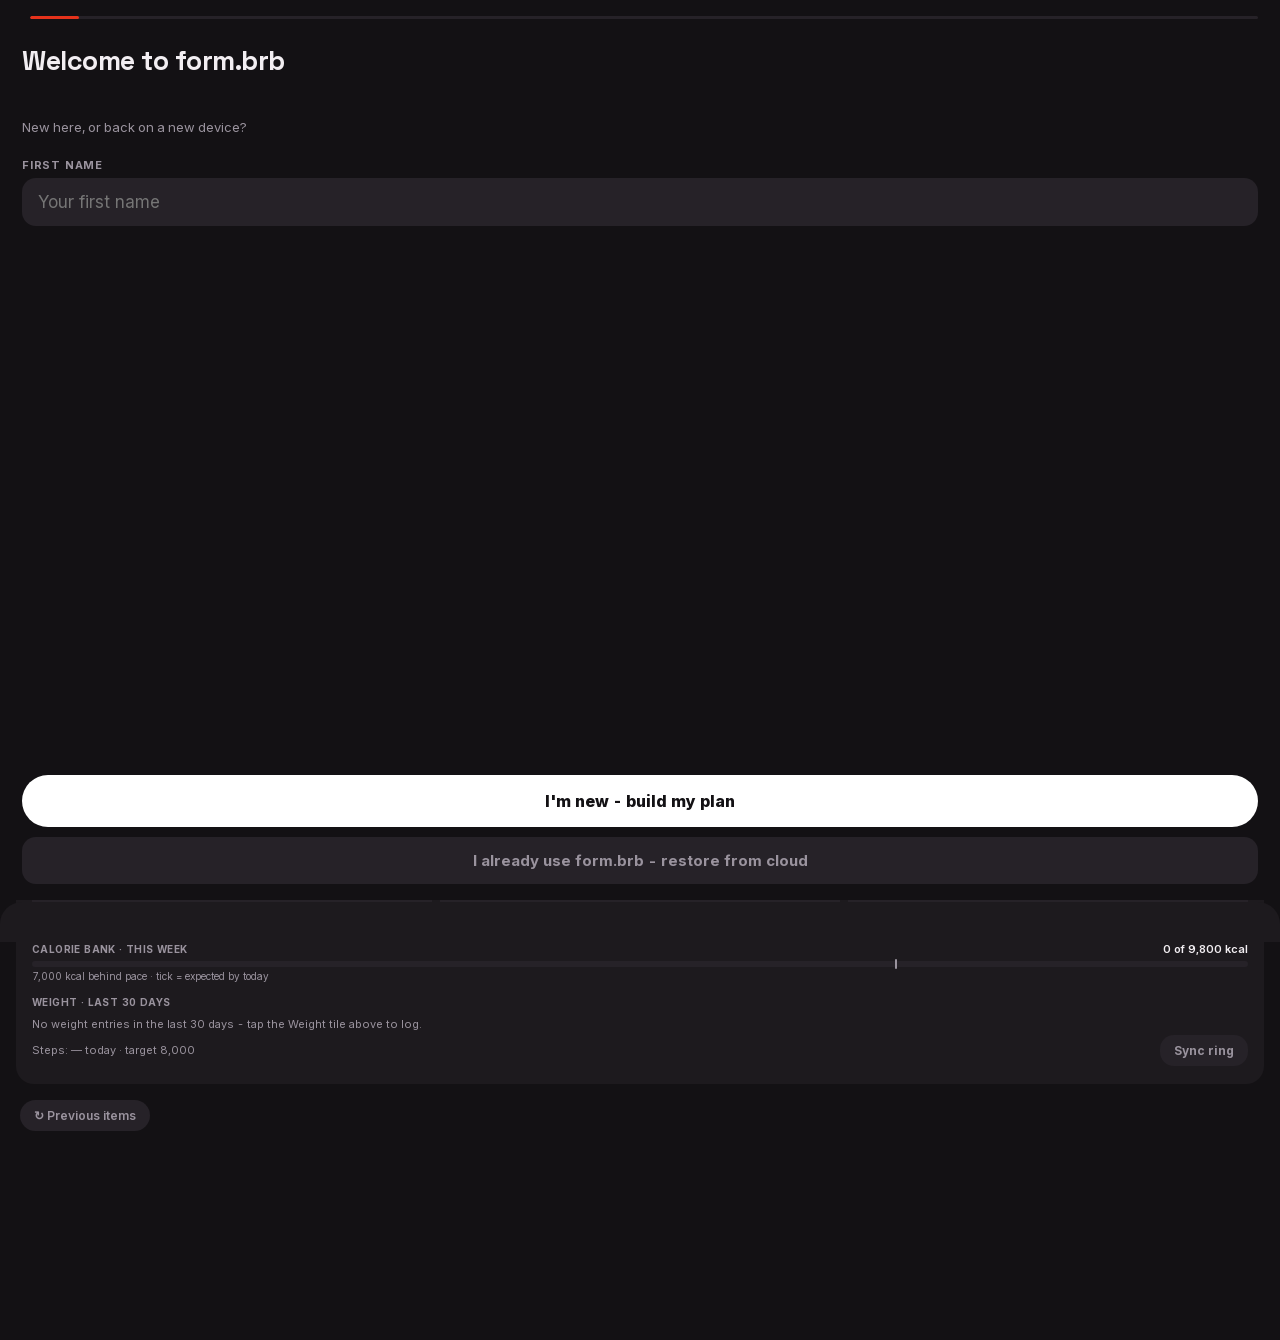
<file: v3/index.html>
<!DOCTYPE html>
<html lang="en" data-theme="dark">
<head>
<meta charset="UTF-8">
<meta name="viewport" content="width=device-width,initial-scale=1,viewport-fit=cap">
<meta name="theme-color" content="#131114">
<title>form.brb</title>
<link rel="manifest" href="manifest.webmanifest">
<link rel="icon" href="icon.svg" type="image/svg+xml">
<link rel="apple-touch-icon" href="icon-180.png">
<link rel="stylesheet" href="fonts.css" media="print" onload="this.media='all'"><noscript><link rel="stylesheet" href="fonts.css"></noscript><link rel="stylesheet" href="sg.css" media="print" onload="this.media='all'">
<style>
:root{
  --kcal:#E5321B; --kcal-hi:#ff725f; --protein:#6f7fbf; --protein-hi:#aab6ff; --fibre:#d9a441; --fibre-hi:#ffd06b; --steps:#85818a;
  --green:#3f9d6b; --amber:#d9a441; --grey:#5c5860;
  --page:#131114; --surface:#1d1a1e; --surface2:#262228; --ink:#f2eef2; --dim:#9a939e; --hair:#332e35;
}
[data-theme=light]{
  --page:#f4f1f5; --surface:#ffffff; --surface2:#efeaf1; --ink:#221e24; --dim:#6f6873; --hair:#e2dce4;
  --steps:#6f6873;
}
*{margin:0;padding:0;box-sizing:border-box;-webkit-tap-highlight-color:transparent}
html{font-size:16px}
html,body{overscroll-behavior-y:none}
body{background:var(--page);color:var(--ink);font-family:Inter,-apple-system,BlinkMacSystemFont,"SF Pro Text","Segoe UI",Roboto,sans-serif;min-height:100vh;padding-bottom:calc(205px + env(safe-area-inset-bottom));font-variant-numeric:tabular-nums}
button{font:inherit;color:inherit;background:none;border:0;cursor:pointer}
input{font:inherit}
.top{display:flex;align-items:center;justify-content:space-between;padding:18px 20px 4px}
.brand{display:flex;align-items:baseline;font-size:20px;font-weight:700;letter-spacing:-.3px;color:var(--ink)}
.brand svg{height:14px;width:auto;margin-left:1px;transform:translateY(1px)}
.topbtns{display:flex;gap:8px;align-items:center}
.avatar{width:34px;height:34px;border-radius:50%;background:var(--surface2);display:flex;align-items:center;justify-content:center;font-size:13px;font-weight:700;color:var(--dim)}
.iconbtn{width:34px;height:34px;border-radius:50%;background:var(--surface2);display:flex;align-items:center;justify-content:center;font-size:15px;color:var(--dim)}
.dateline{padding:6px 20px 0;font-size:12px;letter-spacing:1.2px;text-transform:uppercase;color:var(--dim)}
.dateline strong{color:var(--ink);font-weight:600}
.titlerow{display:flex;align-items:center;gap:10px;padding:2px 20px 10px}
h1.today{font-size:25px;font-weight:800;letter-spacing:-.4px;white-space:nowrap;overflow:hidden;text-overflow:ellipsis}
.navchev{flex:0 0 auto;width:30px;height:30px;border-radius:50%;background:var(--surface2);color:var(--dim);font-size:15px;display:flex;align-items:center;justify-content:center}
.navchev:disabled{opacity:.3}
.backchip{flex:0 0 auto;background:var(--surface2);border-radius:999px;padding:6px 12px;font-size:11px;font-weight:700;color:var(--protein-hi);letter-spacing:.4px}
[data-theme=light] .backchip{color:var(--protein)}
.weekstrip{display:flex;justify-content:space-between;padding:2px 20px 14px}
.daycol{display:flex;flex-direction:column;align-items:center;gap:6px;width:34px;border-radius:12px;padding:4px 0}
.daycol .dow{font-size:11px;color:var(--dim);font-weight:600}
.daycol.sel{background:var(--surface2)}
.daycol.sel .dow{color:var(--ink)}
.dot{width:8px;height:8px;border-radius:50%;background:var(--c,#3a353c)}
.dot.hollow{background:transparent;border:1.5px solid var(--grey);width:6px;height:6px}
.hero{margin:0 16px;background:var(--surface);border-radius:22px;padding:20px 18px 16px;box-shadow:0 8px 30px rgba(0,0,0,.18)}
.herorow{display:flex;align-items:center;gap:20px}
.ringwrap{position:relative;width:138px;height:138px;flex:0 0 auto}
.ringwrap svg{transform:rotate(-90deg)}
.ringtrack{fill:none;stroke:var(--surface2);stroke-width:7}
.ringarc{fill:none;stroke:var(--kcal);stroke-width:7;stroke-linecap:round;transition:stroke-dashoffset 1s cubic-bezier(.2,.8,.2,1)}
.ringarc.bank{stroke:var(--protein);stroke-width:4;opacity:.9}
.ringcenter{position:absolute;inset:0;display:flex;flex-direction:column;align-items:center;justify-content:center;text-align:center}
.ringcenter .big{font-size:30px;font-weight:800;letter-spacing:-.5px;line-height:1}
.ringcenter .big.over{color:var(--kcal)}
.ringcenter .lbl{font-size:11px;color:var(--dim);letter-spacing:.8px;text-transform:uppercase;margin-top:4px}
.ringcenter .bankin{font-size:11px;color:var(--protein);margin-top:6px;font-weight:600}
.stack{width:148px;height:148px;position:relative;flex:0 0 auto}
.stack svg{transform:rotate(-90deg)}
.stack .rk{fill:none;stroke:var(--surface2);stroke-width:10}
.stack .rv{fill:none;stroke-width:10;stroke-linecap:round;transition:stroke-dashoffset 1s cubic-bezier(.2,.8,.2,1)}
.stack .rv.cal{stroke:var(--kcal)}
.stack .rv.pro{stroke:var(--protein)}
.stack .rv.fib{stroke:var(--fibre)}
.stack .scenter{position:absolute;inset:38px;display:flex;flex-direction:column;align-items:center;justify-content:center;text-align:center}
.scenter .big{font-size:21px;font-weight:800;letter-spacing:-.5px;line-height:1}
.scenter .big.over{color:var(--kcal)}
.scenter .lbl{font-size:9px;color:var(--dim);letter-spacing:.5px;text-transform:uppercase;margin-top:3px}
.legend{flex:1;min-width:0;display:flex;flex-direction:column;gap:8px}
.lline{padding:6px 10px;border-left:3px solid var(--c);background:var(--surface2);border-radius:0 10px 10px 0;cursor:pointer}
.lline b{display:block;font-size:13px}
.lline span{color:var(--dim);font-size:11px}
.actcard{margin:16px 16px 0;background:var(--surface);border-radius:18px;padding:16px 16px 18px}
.actcard h2{margin:0 0 10px;font-size:15px}
.actgrid{display:grid;grid-template-columns:repeat(3,1fr);gap:8px}
.act{background:var(--surface2);border-radius:12px;padding:9px 10px}
.act .k{font-size:9px;text-transform:uppercase;letter-spacing:.4px;color:var(--dim)}
.act .n{font-size:15px;font-weight:700;margin-top:3px}
.sparkwrap{padding-top:16px;padding-bottom:16px;margin-top:4px}
.spark{position:relative;display:flex;align-items:flex-end;gap:6px;height:56px}
.spark .target{position:absolute;left:0;right:0;border-top:1.5px dashed var(--dim);opacity:.55;pointer-events:none}
.spark .tlbl{position:absolute;right:0;font-size:9px;color:var(--dim);pointer-events:none}
.spark i{flex:1;background:var(--surface2);border-radius:4px 4px 0 0;position:relative;min-height:3px}
.spark i em{display:none}
.spark i.today{background:linear-gradient(var(--kcal-hi),var(--kcal))}
.spark i .sv{position:absolute;bottom:calc(100% + 3px);left:0;right:0;text-align:center;font-size:9px;color:var(--dim);font-weight:600;font-style:normal}
.act .q{font-size:10px;color:var(--dim);margin-top:2px;font-weight:600}
.prow{margin-top:12px}
.prow .ph{display:flex;justify-content:space-between;align-items:baseline;font-size:11px}
.prow .pl{color:var(--dim);font-weight:700;letter-spacing:.4px;font-size:10px}
.prow .pv{color:var(--ink);font-weight:600}
.pbar{height:6px;border-radius:3px;background:var(--surface2);position:relative;margin:5px 0 3px}
.pbar i{position:absolute;left:0;top:0;bottom:0;border-radius:3px}
.pbar .tick{position:absolute;top:-2px;bottom:-2px;width:2px;background:var(--dim);border-radius:1px}
.prow .ps{font-size:10px;color:var(--dim)}
.slabel{display:flex;justify-content:space-between;align-items:baseline;margin-top:14px;font-size:10px;color:var(--dim);font-weight:700;letter-spacing:.4px}
.slabel span{font-weight:600;letter-spacing:0}
.wchart{width:100%;max-width:420px;height:auto;display:block;margin:6px auto 0}
.spark b{position:absolute;top:calc(100% + 4px);left:0;right:0;text-align:center;font-size:9px;color:var(--dim);font-weight:600}
.spark i u{position:absolute;left:0;right:0;bottom:0;border:1.5px solid var(--steps);border-bottom:0;opacity:.65;border-radius:4px 4px 0 0}
.syncdot{width:8px;height:8px;border-radius:50%;background:var(--grey);display:inline-block;vertical-align:baseline}
.syncdot.ok{background:var(--green)}.syncdot.busy{background:var(--amber)}.syncdot.err{background:var(--kcal)}
.yhead{display:flex;align-items:center;gap:12px;margin-bottom:10px}
.yava{width:46px;height:46px;border-radius:14px;background:linear-gradient(145deg,#E5321B,#961d10);color:#fff;display:grid;place-items:center;font-size:18px;font-weight:800}
.yrow{display:flex;align-items:center;justify-content:space-between;gap:10px;padding:10px 0;border-bottom:1px solid var(--surface2)}
.yrow .yl{font-size:13px;color:var(--dim)}
.yrow .yv{font-size:13px;font-weight:600;text-align:right}
.ynote{font-size:11px;color:var(--dim);margin-top:12px;line-height:1.5}
button.avatar{cursor:pointer;border:0;font:inherit}

.macros{flex:1;min-width:0;display:flex;flex-direction:column;gap:13px}
.mrow .mtop{display:flex;justify-content:space-between;align-items:baseline;font-size:13px;margin-bottom:4px}
.mrow .mname{color:var(--dim);font-weight:600}
.mrow .mval{font-weight:700}
.mrow .mval .goal{color:var(--dim);font-weight:500;font-size:12px}
.mrow .mval.over{color:var(--kcal)}
.mbar{height:4px;border-radius:2px;background:var(--surface2);overflow:hidden}
.mbar i{display:block;height:100%;border-radius:2px;transition:width .8s cubic-bezier(.2,.8,.2,1)}
.bankhair{height:3px;border-radius:2px;background:var(--surface2);overflow:hidden;margin-top:10px}
.bankhair i{display:block;height:100%;background:var(--protein);border-radius:2px}
.bankhairlbl{font-size:10px;color:var(--dim);margin-top:4px;text-align:right}
.bankrow{display:flex;justify-content:space-between;align-items:center;margin-top:14px;padding-top:12px;border-top:1px solid var(--hair);font-size:13px}
.bankrow .bl{color:var(--dim);font-weight:600}
.bankrow .bv{font-weight:700}
.bankrow .bv strong{color:var(--protein)}
.mealshead{display:flex;justify-content:space-between;align-items:baseline;padding:22px 20px 8px}
.mealshead h2{font-size:17px;font-weight:800}
.mealshead span{font-size:12px;color:var(--dim)}
.meals{margin:0 16px;display:flex;flex-direction:column;gap:10px}
.mealcard{background:var(--surface);border-radius:18px;padding:14px 16px;display:flex;align-items:center;gap:14px}
.mealcard .thumb{width:40px;height:40px;border-radius:12px;background:var(--surface2);display:flex;align-items:center;justify-content:center;font-size:17px;flex:0 0 auto}
.mealcard .minfo{flex:1;min-width:0}
.mealcard .mname2{font-weight:700;font-size:14px;white-space:nowrap;overflow:hidden;text-overflow:ellipsis}
.mealcard .mmacros{font-size:12px;color:var(--dim);margin-top:2px}
.mealcard .mmacros .mprot{color:var(--ink);font-weight:700}.mealcard .mmacros .mamt{color:var(--dim)}
.mealcard .mkcal{font-weight:800;font-size:15px;white-space:nowrap}
.mealcard .mkcal span{font-size:11px;color:var(--dim);font-weight:500}
.quickchips{display:flex;gap:8px;padding:16px 20px 4px}
.qchip{background:var(--surface2);border-radius:999px;padding:8px 14px;font-size:12px;font-weight:600;color:var(--dim);display:flex;align-items:center;gap:6px}
.emptylog{padding:26px 20px;text-align:center;color:var(--dim);font-size:13px}
.logbar{position:fixed;left:0;right:0;bottom:calc(58px + env(safe-area-inset-bottom));z-index:10;padding:10px 14px;background:linear-gradient(transparent,var(--page) 28%)}
.chiprow{display:flex;gap:8px;justify-content:center;flex-wrap:wrap;margin:0 4px 8px}
.chiprow:empty{display:none}
.suggest{position:absolute;left:10px;right:10px;bottom:calc(100% + 8px);background:var(--surface);border:1px solid var(--surface2);border-radius:16px;box-shadow:0 12px 32px rgba(0,0,0,.45);overflow:hidden;display:none;max-height:46vh;overflow-y:auto}
.suggest.on{display:block}
.fldrel{position:relative}
.suggest.below{left:0;right:0;top:calc(100% + 6px);bottom:auto}
.suggrow{display:flex;justify-content:space-between;align-items:center;gap:10px;padding:11px 14px;font-size:13px;border-bottom:1px solid var(--surface2);width:100%;text-align:left;color:var(--ink);background:none;border-left:0;border-right:0;border-top:0;border-radius:0}
.suggrow:last-child{border-bottom:0}
.suggrow .sm{white-space:nowrap;overflow:hidden;text-overflow:ellipsis;font-weight:600}
.suggrow .sk{color:var(--dim);font-size:12px;flex-shrink:0}
#ptr{position:fixed;top:calc(12px + env(safe-area-inset-top));left:50%;margin-left:-19px;width:38px;height:38px;border-radius:50%;background:var(--surface);border:1px solid var(--surface2);display:grid;place-items:center;opacity:0;z-index:60;pointer-events:none;transition:opacity .15s}
.ptrring{width:18px;height:18px;border-radius:50%;border:2.5px solid var(--surface2);border-top-color:var(--kcal)}
#ptr.spin .ptrring{animation:ptrspin .7s linear infinite}
@keyframes ptrspin{to{transform:rotate(360deg)}}
.logchip{background:var(--surface);border:1px solid var(--surface2);color:var(--ink);border-radius:999px;padding:8px 14px;font-size:13px;font-weight:600;font-family:inherit;box-shadow:0 6px 18px rgba(0,0,0,.25);max-width:46vw;overflow:hidden;text-overflow:ellipsis;white-space:nowrap}
.logchip:active{transform:scale(.96)}
.logbarinner{display:flex;align-items:center;gap:8px;background:var(--surface);border-radius:999px;padding:8px 8px 8px 18px;box-shadow:0 10px 34px rgba(0,0,0,.3)}
.logbarinner input{flex:1;min-width:0;background:none;border:0;outline:0;color:var(--ink);font-size:16px}
.logbarinner input::placeholder{color:var(--dim)}
.roundbtn{width:38px;height:38px;border-radius:50%;background:var(--surface2);display:flex;align-items:center;justify-content:center;font-size:16px;color:var(--dim);flex:0 0 auto}
.roundbtn.primary{background:var(--kcal);color:#fff;font-size:20px;font-weight:600}
.tabbar{position:fixed;left:0;right:0;bottom:0;z-index:30;display:flex;background:var(--surface);border-top:1px solid var(--hair);padding:8px 8px calc(8px + env(safe-area-inset-bottom))}
.tab{flex:1;display:flex;flex-direction:column;align-items:center;gap:3px;background:none;border:0;color:var(--dim);font-family:inherit;font-size:10px;font-weight:700;letter-spacing:.8px;text-transform:uppercase;padding:2px 0;cursor:pointer}
.tab svg{width:22px;height:22px}
.tab.sel{color:var(--kcal)}
[data-tab=train] #view-food,[data-tab=train] .logbar{display:none}
#view-train{display:none;padding:8px 16px 130px}
.exrow{display:flex;align-items:center;justify-content:space-between;background:var(--surface);border:1px solid var(--hair);border-radius:14px;padding:13px 14px;margin-bottom:8px;cursor:pointer}
.exname{font-weight:700;font-size:15px}
.exsub{font-size:12px;color:var(--dim);margin-top:2px}
.exgo{color:var(--dim);font-size:20px;padding-left:10px}
.exchart{width:100%;height:auto;margin:10px 0 14px}
.setrow{display:grid;grid-template-columns:1fr 1fr auto;gap:8px;margin-bottom:8px;align-items:end}
.setrow input{width:100%;max-width:100%;min-width:0;box-sizing:border-box;background:var(--surface2);border:0;border-radius:12px;padding:12px;color:var(--ink);font-size:16px;font-family:inherit;outline:0}
.setrow label,.exfld label{display:block;font-size:10px;letter-spacing:.08em;color:var(--dim);margin:0 0 4px 2px;text-transform:uppercase;font-weight:600}
.exfld{margin-bottom:12px}
.exfld input[type=date]{display:block;width:100%;max-width:100%;min-width:0;box-sizing:border-box;background:var(--surface2);border:0;border-radius:12px;padding:12px;color:var(--ink);font-size:16px;font-family:inherit;outline:0;color-scheme:dark;-webkit-appearance:none;appearance:none}
[data-theme=light] .exfld input[type=date]{color-scheme:light}
.setdel{background:var(--surface2);border:0;border-radius:12px;color:var(--dim);width:42px;height:45px;font-size:16px;font-family:inherit}
.segrow{display:flex;background:var(--surface2);border-radius:12px;padding:3px;gap:3px}
.segbtn{flex:1;border:0;border-radius:9px;background:transparent;color:var(--dim);font-size:14px;font-weight:600;padding:9px 0;font-family:inherit}
.segbtn.sel{background:var(--surface);color:var(--ink)}
.exsess{background:var(--surface);border:1px solid var(--hair);border-radius:14px;padding:12px 14px;margin-bottom:8px;cursor:pointer}
.exsess .d{font-size:12px;color:var(--dim);font-weight:600}
.exsess .s{font-size:15px;font-weight:700;margin-top:2px}
.trseg{display:flex;gap:6px;padding:2px 20px 12px}
.trseg button{flex:1;background:var(--surface);border:1px solid var(--hair);border-radius:10px;padding:8px 0;font-size:12px;font-weight:700;color:var(--dim);font-family:inherit}
.trseg button.sel{color:var(--kcal);border-color:var(--kcal)}
.trpad{padding:0 20px}
.trbw{padding:0 20px 12px;font-size:12px;color:var(--dim);font-weight:600}
.trset{display:flex;align-items:center;gap:10px;font-size:14px;font-weight:600;margin-top:8px}
.trsetn{flex:0 0 auto;width:20px;height:20px;border-radius:50%;background:var(--surface2);color:var(--dim);font-size:11px;font-weight:700;display:flex;align-items:center;justify-content:center}
.trsetw{min-width:70px}
.trtgt{margin-left:auto;color:var(--dim);font-size:12px;font-weight:700}
.trsetsum{display:flex;align-items:center;justify-content:space-between;gap:10px;font-size:14px;font-weight:600;padding:8px 0;border-bottom:1px solid var(--hair)}
.eqpick{width:100%;background:var(--surface2);border:0;border-radius:12px;padding:12px;color:var(--ink);font-size:15px;font-weight:600;font-family:inherit;text-align:left}
.pickrow{display:flex;align-items:center;justify-content:space-between;gap:10px}
.restbar{position:fixed;left:12px;right:12px;bottom:calc(64px + env(safe-area-inset-bottom));z-index:35;display:none;align-items:center;gap:10px;background:var(--surface);border:1px solid var(--hair);border-radius:14px;padding:11px 14px;box-shadow:0 8px 28px rgba(0,0,0,.4)}
.restlab{font-size:10px;letter-spacing:.08em;color:var(--dim);font-weight:700}
.resttime{font-size:19px;font-weight:800;font-variant-numeric:tabular-nums;cursor:pointer}
.restbtn{margin-left:auto;background:var(--surface2);border:0;border-radius:10px;color:var(--dim);font-size:12px;font-weight:700;padding:7px 12px;font-family:inherit}
.restx{background:var(--surface2);border:0;border-radius:10px;color:var(--dim);width:30px;height:30px;font-size:15px;font-family:inherit}
.rtmove{display:flex;gap:6px;margin-top:8px}
.rtmove button{background:var(--surface2);border:0;border-radius:8px;color:var(--dim);width:34px;height:26px;font-size:13px;font-family:inherit}
.rtmove .rtcardbtn{width:auto;height:auto;background:var(--surface2);border:0;border-radius:8px;color:var(--ink);font-size:12px;font-weight:700;padding:7px 16px;font-family:inherit}
.restadj{background:var(--surface2);border:0;border-radius:10px;color:var(--ink);font-size:12px;font-weight:700;padding:7px 10px;font-family:inherit}
.pickrow{display:flex;align-items:center;justify-content:space-between;gap:10px;width:100%;text-align:left;background:var(--surface2);border:0;border-radius:12px;padding:13px 14px;margin-bottom:6px;color:var(--ink);font-size:15px;font-weight:600;font-family:inherit}
.picksearch{width:100%;box-sizing:border-box;background:var(--surface2);border:0;border-radius:12px;padding:13px 14px;color:var(--ink);font-size:16px;font-family:inherit;outline:0;margin-bottom:10px}
[data-tab=train] #view-train{display:block}
.trainph svg{width:44px;height:44px;color:var(--dim);margin-bottom:14px}
.trainph h2{font-size:20px;font-weight:800;margin-bottom:6px}
.trainph p{font-size:13px;color:var(--dim);max-width:260px;margin:0 auto;line-height:1.5}
.toast{z-index:60;position:fixed;left:50%;bottom:168px;transform:translateX(-50%);background:var(--surface2);color:var(--ink);padding:10px 18px;border-radius:999px;font-size:13px;opacity:0;transition:opacity .25s;pointer-events:none;white-space:nowrap}
.toast.on{opacity:1}
.mealhead{position:sticky;top:0;z-index:5;display:flex;justify-content:space-between;align-items:baseline;background:var(--page);padding:12px 4px 6px;font-size:12px;font-weight:700;letter-spacing:1.1px;text-transform:uppercase;color:var(--dim)}
.mealhead span{font-weight:600;letter-spacing:0;text-transform:none}
.mealhead.tappable{cursor:pointer}
.mealhead.tappable:active{color:var(--ink)}
.mealwrap{position:relative;border-radius:18px;overflow:hidden}
.swipebg{position:absolute;inset:0;display:flex;align-items:center;padding:0;border-radius:18px;background:var(--surface2);overflow:hidden}
.swipebg.left{inset:0 0 0 auto;justify-content:flex-end}.swipebg.right{inset:0 auto 0 0;justify-content:flex-start}
.swipebg button{width:78px;height:100%;border:0;color:#fff;font:700 13px Inter,sans-serif}.swipebg .mc,.swipebg .me{background:#3a3a42}.swipebg .md{background:var(--kcal);width:96px}
.mealcard .mmacros .mamt{color:var(--dim)}
.mealcard{position:relative;transition:transform .18s ease;touch-action:pan-y}
.copybtn{display:none;width:32px;height:32px;border-radius:50%;background:var(--surface2);color:var(--dim);font-size:14px;align-items:center;justify-content:center;flex:0 0 auto}
@media(hover:hover){.mealcard:hover .copybtn{display:flex}}
/* ---------- onboarding ---------- */
.onb{position:fixed;inset:0;z-index:60;background:var(--page);display:none;flex-direction:column;padding:calc(16px + env(safe-area-inset-top)) 22px calc(16px + env(safe-area-inset-bottom))}
.onb.on{display:flex}
.onbtop{position:relative;display:flex;align-items:center;margin-bottom:8px}
.onbback{background:none;border:0;color:var(--dim);font-size:22px;padding:4px 8px 4px 0;font-family:inherit}
.onbprog{flex:1;height:3px;background:var(--surface2);border-radius:2px;overflow:hidden;margin-left:8px}
.onbprog i{display:block;height:100%;background:var(--kcal);border-radius:2px;transition:width .3s}
.onbq{font-size:27px;font-weight:800;letter-spacing:-.5px;margin:18px 0 26px;line-height:1.15}
.onbopts{display:flex;flex-direction:column;align-items:flex-end;gap:10px}
.onbopt{background:var(--surface2);color:var(--ink);border:0;border-radius:999px;padding:13px 24px;font-size:15px;font-weight:600;font-family:inherit}
.onbopt.sel{background:#fff;color:#131114}
.onbfld{margin-bottom:16px}
.onbfld label{display:block;font-size:11px;font-weight:700;letter-spacing:.8px;text-transform:uppercase;color:var(--dim);margin-bottom:6px}
.onbfld input{width:100%;box-sizing:border-box;background:var(--surface2);border:0;border-radius:14px;padding:14px 16px;color:var(--ink);font-size:17px;font-family:inherit;outline:0;color-scheme:dark}
[data-theme=light] .onbfld input{color-scheme:light}
.onbrow2{display:flex;gap:10px}
.onbrow2 .onbfld{flex:1}
.onbrow3{display:grid;grid-template-columns:1fr 1.5fr 1.2fr;gap:8px}
.onbfld select{width:100%;box-sizing:border-box;background:var(--surface2) url('data:image/svg+xml;utf8,<svg xmlns="http://www.w3.org/2000/svg" width="10" height="6" viewBox="0 0 10 6"><path d="M1 1l4 4 4-4" stroke="%23999" stroke-width="1.6" fill="none" stroke-linecap="round"/></svg>') no-repeat right 14px center;border:0;border-radius:14px;padding:14px 32px 14px 12px;color:var(--ink);font-size:16px;font-family:inherit;outline:0;color-scheme:dark;appearance:none;-webkit-appearance:none}
.onbfld select:invalid{color:var(--dim)}
[data-theme=light] .onbfld select{color-scheme:light}
.onbunit{display:flex;gap:8px;margin:2px 0 14px}
.onbunit button{background:var(--surface2);color:var(--dim);border:0;border-radius:999px;padding:8px 16px;font-size:13px;font-weight:700;font-family:inherit}
.onbunit button.sel{background:#fff;color:#131114}
.onbnext{margin-top:auto;background:#fff;color:#131114;border:0;border-radius:999px;padding:16px;font-size:16px;font-weight:800;font-family:inherit}
.onbnext:disabled{opacity:.35}
.onbskip{background:none;border:0;color:var(--dim);font-size:13px;margin-top:14px;align-self:center;font-family:inherit}
.onbcheck{display:flex;flex-direction:column;gap:14px;margin-top:8px}
.onbcheck div{color:var(--dim);font-size:15px;opacity:0;transition:opacity .5s}
.onbcheck div.on{opacity:1}
.onbplan .prow{display:flex;justify-content:space-between;align-items:center;gap:10px;padding:13px 2px;border-bottom:1px solid var(--hair);font-size:14px;color:var(--dim)}
.onbplan .prow b{font-size:17px;color:var(--ink);font-weight:700}
.onbplan .prow button{background:none;border:0;color:var(--protein-hi);font-size:12px;font-weight:700;font-family:inherit;padding:4px 0 4px 10px}
.onbplan .prow input{width:90px;background:var(--surface2);border:0;border-radius:10px;padding:8px 10px;color:var(--ink);font-size:16px;font-family:inherit;outline:0;text-align:right}
.onbnote{font-size:13px;color:var(--dim);line-height:1.5;margin:16px 0 4px}
/* ---------- header steps ring ---------- */
.miniring{position:relative;width:34px;height:34px;border-radius:50%;background:var(--surface2);display:grid;place-items:center;color:var(--dim);border:0;padding:0;font-family:inherit}
.miniring>svg.ring{position:absolute;inset:2px;transform:rotate(-90deg)}
.miniring .mr-track{fill:none;stroke:var(--hair);stroke-width:2.6}
.miniring .mr-arc{fill:none;stroke:var(--steps);stroke-width:2.6;stroke-linecap:round;transition:stroke-dashoffset .8s cubic-bezier(.2,.8,.2,1)}
.miniring .mr-ico{width:14px;height:14px}
/* ---------- activity sheet big ring ---------- */
.bigring{display:grid;place-items:center;margin:18px 0 6px}
.bigring .br-wrap{position:relative;width:190px;height:190px}
.bigring svg{transform:rotate(-90deg)}
.br-center{position:absolute;inset:0;display:flex;flex-direction:column;align-items:center;justify-content:center;text-align:center}
.br-center .n{font-size:34px;font-weight:800;letter-spacing:-.5px}
.br-center .t{font-size:12px;color:var(--dim);margin-top:4px}
.yrow.tappable{cursor:pointer}
.yrow.tappable .yv:after{content:" \203A";color:var(--dim)}
.sheetbg{position:fixed;inset:0;background:rgba(0,0,0,.5);opacity:0;pointer-events:none;transition:opacity .2s;z-index:40}
.sheetbg.on{opacity:1;pointer-events:auto}
.sheet{position:fixed;left:0;right:0;bottom:0;z-index:41;background:var(--surface);border-radius:22px 22px 0 0;padding:20px 20px calc(20px + env(safe-area-inset-bottom));transform:translateY(105%);transition:transform .25s cubic-bezier(.2,.8,.2,1);max-height:84vh;overflow-y:auto}
.sheet.on{transform:translateY(0)}
.sheet h3{font-size:17px;font-weight:800;margin-bottom:4px}
.sheet .sub{font-size:12px;color:var(--dim);margin-bottom:14px}
.fld{margin-bottom:12px}
.fld label{display:block;font-size:11px;font-weight:700;letter-spacing:.8px;text-transform:uppercase;color:var(--dim);margin-bottom:5px}
.fld input{width:100%;background:var(--surface2);border:0;border-radius:12px;padding:11px 14px;font-size:16px;color:var(--ink);outline:0}
.fld input:focus{box-shadow:0 0 0 2px var(--protein)}
.grid3{display:grid;grid-template-columns:1fr 1fr 1fr;gap:10px}
.grid3 .fld{margin-bottom:0}
.mchiprow{display:flex;gap:8px;flex-wrap:wrap;margin-bottom:14px}
.mchip{background:var(--surface2);border-radius:999px;padding:9px 16px;font-size:13px;font-weight:600;color:var(--dim)}
.mchip.sel{background:var(--kcal);color:#fff}
.sheetbtn{display:block;width:100%;padding:14px;border-radius:14px;font-size:15px;font-weight:700;text-align:center;margin-top:10px}
.sheetbtn.primary{background:var(--kcal);color:#fff}
.sheetbtn.ghost{background:var(--surface2);color:var(--dim)}
.sheetbtn.danger{background:transparent;color:var(--kcal)}
.sheetbtn.danger.arm{background:var(--kcal);color:#fff}
.dayrow{display:flex;justify-content:space-between;align-items:center;width:100%;padding:13px 4px;font-size:15px;font-weight:600;border-bottom:1px solid var(--hair)}
.dayrow span{color:var(--dim);font-size:12px;font-weight:500}
.scanov{position:fixed;inset:0;z-index:50;background:#000;display:none;flex-direction:column}
.scanov.on{display:flex}
.scanhead{display:flex;justify-content:space-between;align-items:center;padding:16px 20px;color:#fff}
.scanhead b{font-size:16px}
.scanhead button{color:#fff;font-size:14px;background:rgba(255,255,255,.15);border-radius:999px;padding:8px 16px}
.scanbox{flex:1;position:relative;overflow:hidden}
.scanbox video{width:100%;height:100%;object-fit:cover}
.scanbox canvas{display:none}
.scanmsg{padding:16px 20px calc(20px + env(safe-area-inset-bottom));color:#ccc;font-size:13px;text-align:center;background:#000}
.scanman{display:flex;gap:8px;padding:0 20px 14px;background:#000}
.scanman input{flex:1;background:#222;border:0;border-radius:12px;padding:11px 14px;font-size:16px;color:#fff;outline:0}
.scanman button{background:var(--kcal);color:#fff;border-radius:12px;padding:0 18px;font-weight:700}
.scanline{position:absolute;left:12%;right:12%;top:50%;height:2px;background:var(--kcal);opacity:.8;box-shadow:0 0 12px var(--kcal)}
.draftrow{background:var(--surface2);border-radius:14px;padding:12px;margin-bottom:10px}
.swipewrap{position:relative;overflow:hidden;border-radius:14px;margin-bottom:10px}
.swipeunder{position:absolute;inset:0;display:flex;font-size:12px;font-weight:800;letter-spacing:.5px;text-transform:uppercase}
.swipeunder .su-l{flex:1;display:flex;align-items:center;padding-left:18px;background:var(--surface);color:var(--ink)}
.swipeunder .su-r{flex:1;display:flex;align-items:center;justify-content:flex-end;padding-right:18px;background:var(--kcal);color:#fff}
.swipewrap .draftrow{position:relative;margin-bottom:0}
.draftrow .dr-name{width:100%;background:none;border:0;outline:0;font-size:14px;font-weight:700;color:var(--ink);margin-bottom:8px}
.draftrow .dr-nums{display:grid;grid-template-columns:1.2fr 1fr 1fr 1fr;gap:6px}
.draftrow .dr-nums input{width:100%;background:var(--surface);border:0;border-radius:8px;padding:8px 10px;font-size:16px;color:var(--ink);outline:0;text-align:center}
.draftrow .dr-nums label{display:block;font-size:9px;font-weight:700;letter-spacing:.6px;text-transform:uppercase;color:var(--dim);text-align:center;margin-bottom:3px}
.estnote{font-size:12px;color:var(--amber);margin-bottom:12px}
.portrow{display:flex;gap:8px;align-items:center;margin-bottom:12px}
.portrow input{width:90px;background:var(--surface2);border:0;border-radius:12px;padding:11px 12px;font-size:16px;font-weight:700;color:var(--ink);outline:0;text-align:center}
.portpreview{background:var(--surface2);border-radius:12px;padding:12px 14px;font-size:13px;margin-bottom:6px}
.portpreview b{font-size:16px}
.portpreview span{color:var(--dim)}


:root{--hd:"Space Grotesk",Inter,-apple-system,BlinkMacSystemFont,"SF Pro Text",sans-serif}
.brand,h1.today,.mealshead h2,.sheet h3,.ringcenter .big,.scenter .big,.br-center .n,.trainph h2,.onbq,.resttime,.actcard h2{font-family:var(--hd)}
.brand,h1.today,.ringcenter .big,.scenter .big,.br-center .n,.onbq{font-weight:700}
.brand{letter-spacing:-.03em}
.mmfig{display:flex;gap:6px;justify-content:center;padding:4px 0 2px}.mmfig>div{flex:1;max-width:150px;text-align:center}.mmfig svg{width:100%;height:auto;display:block}.mmfig span{display:block;font-size:11px;color:var(--dim);margin-top:2px}
.progwhy{background:var(--surface2);border-radius:12px;padding:10px 12px;margin:0 0 12px;font-size:12px;line-height:1.5;color:var(--dim)}.progwhy b{display:block;font-size:10px;letter-spacing:.08em;text-transform:uppercase;color:var(--ink);margin-bottom:2px}
.gw{position:fixed;inset:0;z-index:34;background:var(--page);display:none;flex-direction:column;padding-top:env(safe-area-inset-top)}
.gwon .restbar{bottom:calc(86px + env(safe-area-inset-bottom))}.gwon .toast{z-index:50}.gwon .restadj{padding:6px 9px}.gwon .restbar{gap:6px}
.gwtop{display:flex;align-items:center;justify-content:space-between;padding:10px 12px 4px}
.gwx{width:40px;height:40px;border:0;border-radius:50%;background:var(--surface);color:var(--ink);font-size:24px;line-height:1;font-family:inherit}
.gwmid{text-align:center}.gwmid b{display:block;font-size:14px}.gwmid span{font-size:11px;color:var(--dim)}
.gwprog{display:flex;gap:4px;padding:8px 16px 0}.gwprog i{flex:1;height:3px;border-radius:2px;background:var(--hair)}.gwprog i.dn{background:var(--ink);opacity:.5}.gwprog i.on{background:var(--kcal)}
.gwbody{flex:1;overflow-y:auto;padding:14px 16px 150px}
.gwhead{display:flex;justify-content:space-between;gap:10px;align-items:flex-start;margin-bottom:12px}
.gwhead h2{font-family:'Space Grotesk',Inter,sans-serif;font-weight:700;font-size:24px;line-height:1.15;margin:0 0 4px}
.gwsub{font-size:12px;color:var(--dim)}.gwlast{font-size:12px;color:var(--dim);margin-top:6px}
.gwfig{display:flex;gap:2px;flex:none}.gwfig svg{width:56px;height:auto;display:block}
.gwcols{display:grid;grid-template-columns:28px 1fr 1fr 48px;gap:8px;font-size:10px;letter-spacing:.08em;text-transform:uppercase;color:var(--dim);font-weight:600;margin:4px 0 6px}
.gwunit{border:0;background:none;color:var(--dim);font:inherit;letter-spacing:inherit;text-transform:inherit;text-align:left;padding:0}
.gwset{display:grid;grid-template-columns:28px 1fr 1fr 48px;gap:8px;align-items:center;margin-bottom:8px}
.gwn{font-size:13px;color:var(--dim);text-align:center;font-weight:700}
.gwset input{width:100%;min-width:0;box-sizing:border-box;background:var(--surface2);border:0;border-radius:12px;padding:13px 12px;color:var(--ink);font-size:17px;font-family:inherit}
.gwck{width:44px;height:44px;border-radius:50%;border:2px solid var(--hair);background:transparent;color:#fff;font-size:20px;font-family:inherit;padding:0}
.gwset.done .gwck{background:var(--kcal);border-color:var(--kcal)}.gwset.done input{opacity:.55}
.swr{position:relative;margin-bottom:8px;border-radius:14px;overflow:hidden}.swr .exsess{margin:0;position:relative;z-index:1;transition:transform .2s ease;touch-action:pan-y}.swa{position:absolute;right:0;top:0;bottom:0;display:flex;width:156px}.swa button{flex:1;border:0;color:#fff;font:600 14px Inter,sans-serif}.swa .swe{background:#3a3a42}.swa .swd{background:var(--kcal)}
.gwlive{position:fixed;left:12px;right:12px;bottom:calc(64px + env(safe-area-inset-bottom));z-index:36;display:none;align-items:center;gap:10px;background:var(--surface);border:1px solid var(--kcal);border-radius:14px;padding:11px 14px;box-shadow:0 8px 28px rgba(0,0,0,.4);color:var(--ink);font:inherit;text-align:left;width:auto}.gwlive b{font-size:14px;display:block}.gwlive span{font-size:11px;color:var(--dim)}.gwlive .go{margin-left:auto;font-size:13px;font-weight:700;color:var(--kcal)}.gwlive .dot{width:8px;height:8px;border-radius:50%;background:var(--kcal);flex:none}
body.gwlv .restbar{bottom:calc(126px + env(safe-area-inset-bottom))}
.gwon .gwlive{display:none!important}
.gwnav{position:absolute;left:0;right:0;bottom:0;display:flex;gap:10px;padding:12px 16px calc(14px + env(safe-area-inset-bottom));background:var(--page);border-top:1px solid var(--hair)}
.gwnav .sheetbtn{margin:0}.gwnav .sheetbtn.ghost{flex:0 0 96px}.gwnav .sheetbtn.primary{flex:1;min-width:0;overflow:hidden;text-overflow:ellipsis;white-space:nowrap}
.exerr{background:rgba(229,50,27,.14);color:var(--kcal-hi);border-radius:12px;padding:10px 12px;margin:0 0 10px;font-size:13px;line-height:1.4}.setrow input.bad{box-shadow:inset 0 0 0 2px var(--kcal)}
.undobar{position:fixed;left:12px;right:12px;bottom:calc(76px + env(safe-area-inset-bottom));z-index:61;display:none;align-items:center;justify-content:space-between;gap:10px;background:var(--surface2);border:1px solid var(--hair);border-radius:14px;padding:10px 14px;font-size:13px;box-shadow:0 8px 28px rgba(0,0,0,.4)}.undobar button{border:0;background:none;color:var(--kcal-hi);font:inherit;font-weight:700;padding:6px 4px}.gwn.pr{color:var(--kcal);font-size:10px;letter-spacing:.04em}.gwnote{width:100%;box-sizing:border-box;background:var(--surface2);border:0;border-radius:12px;padding:12px;color:var(--ink);font-size:16px;font-family:inherit;resize:none;margin-top:8px}

/* polish: number roll, tab indicator, confirm buttons */
.tabbar{position:fixed}.tabind{position:absolute;top:0;left:0;width:36px;height:3px;border-radius:0 0 3px 3px;background:var(--kcal);transition:transform .32s cubic-bezier(.3,.8,.3,1);pointer-events:none;opacity:0}.tabind.on{opacity:1}
.cfm{position:relative;overflow:hidden;background:var(--kcal)!important;color:#fff!important;border-color:var(--kcal)!important}.cfm::after{content:'';position:absolute;left:0;right:0;bottom:0;height:3px;background:rgba(255,255,255,.65);transform-origin:left;animation:cfmw 3s linear forwards}@keyframes cfmw{to{transform:scaleX(0)}}
.undobar button.done{color:var(--green,#4cc38a)}.undobar{transition:opacity .25s}
@media (prefers-reduced-motion:reduce){.tabind{transition:none}.cfm::after{animation:none;display:none}.undobar{transition:none}}
.gwblk+.gwblk{margin-top:22px;padding-top:18px;border-top:1px solid var(--hair)}
.gwcuebtn{border:0;background:none;color:var(--dim);font:inherit;font-size:12px;font-weight:600;padding:2px 0 10px;text-decoration:underline;text-underline-offset:3px}.gwcues{margin:0 0 12px;padding:10px 12px 10px 28px;background:var(--surface2);border-radius:12px;font-size:13px;line-height:1.5;color:var(--ink)}.gwcues li{margin:2px 0}
/* ---------- review dashboard ---------- */
.revlink{display:flex;justify-content:space-between;align-items:center;width:100%;margin-top:12px;padding:12px 0 0;border-top:1px solid var(--hair);font-size:13px;font-weight:700;color:var(--ink)}
.revlink span{color:var(--dim);font-weight:600}
.revov{position:fixed;inset:0;z-index:46;background:var(--page);overflow-y:auto;-webkit-overflow-scrolling:touch;display:none;padding-bottom:calc(40px + env(safe-area-inset-bottom))}
.revov.on{display:block}
.revhead{position:sticky;top:0;z-index:2;background:var(--page);padding:calc(14px + env(safe-area-inset-top)) 20px 10px;border-bottom:1px solid var(--hair)}
.revtop{display:flex;align-items:center;justify-content:space-between}
.revtop h2{font-family:var(--hd);font-size:24px;font-weight:700;letter-spacing:-.4px}
.revclose{font-size:13px;font-weight:700;background:var(--surface2);border-radius:999px;padding:8px 16px}
.revnav{display:flex;align-items:center;justify-content:space-between;margin-top:10px}
.revnav .navchev{width:34px;height:34px}
.revnav b{font-size:14px;font-weight:700;text-align:center}
.revnav b small{display:block;font-size:11px;color:var(--dim);font-weight:600;margin-top:1px}
.revbody{padding:14px 16px 0;max-width:560px;margin:0 auto}
.rvc{background:var(--surface);border-radius:18px;padding:16px;margin-bottom:12px}
.rvc h3{font-family:var(--hd);font-size:16px;font-weight:700;letter-spacing:-.2px;margin-bottom:2px}
.rvc .rvs{font-size:11.5px;color:var(--dim);line-height:1.45;margin-bottom:10px}
.rvt{width:100%;border-collapse:collapse;font-size:13px;font-variant-numeric:tabular-nums}
.rvt th{font-size:9.5px;letter-spacing:.7px;text-transform:uppercase;color:var(--kcal);font-weight:700;text-align:right;padding:0 0 7px}
.rvt th:first-child,.rvt td:first-child{text-align:left}
.rvt td{text-align:right;padding:8px 0;border-top:1px solid var(--hair);font-weight:600;vertical-align:top}
.rvt td:first-child{color:var(--dim);font-weight:600;white-space:nowrap}
.rvt td small{display:block;font-size:10.5px;font-weight:700;margin-top:1px}
.rvt .up{color:var(--kcal)}.rvt .dn{color:var(--green)}.rvt .mut{color:var(--dim);font-weight:500}.rvt .odd{color:var(--amber)}
.rvt tr.td td{background:var(--surface2)}
.rvl{list-style:none}
.rvl li{position:relative;padding:7px 0 7px 18px;font-size:13.5px;line-height:1.45;border-top:1px solid var(--hair)}
.rvl li:first-child{border-top:0}
.rvl li:before{content:"";position:absolute;left:2px;top:13px;width:8px;height:8px;border-radius:50%;background:var(--green)}
.rvl.bad li:before{background:var(--kcal)}
.rvl.chk li:before{background:var(--amber)}
.rvl .rvgo{display:inline-block;margin-left:6px;font-size:12px;font-weight:700;color:var(--ink);text-decoration:underline;text-underline-offset:3px}
.rvnote{font-size:11px;color:var(--dim);line-height:1.5;margin-top:10px}
.rvchart{display:block;width:100%;height:auto;overflow:visible}
.rvchart text{font-family:Inter,-apple-system,sans-serif;fill:var(--dim);font-size:9px}
.rvchart .rvtl{stroke:var(--dim);stroke-width:1;stroke-dasharray:3 3;opacity:.7}
.rvb{transform-origin:50% 100%;transform-box:fill-box;animation:rvgrow .6s cubic-bezier(.2,.8,.2,1) both;animation-delay:calc(var(--i,0)*14ms)}
@keyframes rvgrow{from{transform:scaleY(.02)}}
.rvkey{display:flex;gap:12px;flex-wrap:wrap;font-size:10.5px;color:var(--dim);margin-top:8px}
.rvkey i{display:inline-block;width:9px;height:9px;border-radius:3px;margin-right:5px;vertical-align:-1px}
.rvcopy{display:block;width:100%;padding:13px;border-radius:14px;background:var(--surface2);font-size:14px;font-weight:700;margin-top:4px}
@media (prefers-reduced-motion:reduce){.rvb{animation:none}}
</style>
</head>
<body>
<div class="top">
  <div class="brand">form.<svg aria-label="brb" viewBox="0 0 1726 757" xmlns="http://www.w3.org/2000/svg"><path fill="currentColor" transform="translate(-76 757) scale(1 -1)" d="M76 757V226C76 74 143 0 270 0H416C556 0 644 86 644 264C644 442 556 528 416 528H182V757ZM405 426C497 426 537 378 537 264C537 150 497 103 405 103H301C215 103 182 141 182 231V426Z"/><path fill="#e5321b" transform="translate(619 757) scale(1 -1)" d="M218 528C114 528 75 480 75 374V0H181V358C181 404 202 426 249 426H435V528Z"/><path fill="currentColor" transform="translate(1082 757) scale(1 -1)" d="M76 757V226C76 74 143 0 270 0H416C556 0 644 86 644 264C644 442 556 528 416 528H182V757ZM405 426C497 426 537 378 537 264C537 150 497 103 405 103H301C215 103 182 141 182 231V426Z"/></svg></div>
  <div class="topbtns"><button class="miniring" id="stepsring" aria-label="Steps today"><svg class="ring" viewBox="0 0 34 34"><circle class="mr-track" cx="17" cy="17" r="14"/><circle class="mr-arc" id="mrarc" cx="17" cy="17" r="14" stroke-dasharray="87.96" stroke-dashoffset="87.96"/></svg><svg class="mr-ico" viewBox="0 0 24 24" fill="none" stroke="currentColor" stroke-width="2" stroke-linecap="round" stroke-linejoin="round"><circle cx="13" cy="4.5" r="1.6"/><path d="M12.5 8l-2.8 4.6 2.3 2.2.8 5.2"/><path d="M12.5 8l2.6 2.8 2.4 1.2"/><path d="M9.7 12.6 7 15.3"/></svg></button><button class="avatar" id="avatar" aria-label="You: sync, targets and ring">A</button></div>
</div>
<div id="ptr"><div class="ptrring"></div></div>
<div id="view-food">
<div class="dateline" id="dateline"></div>
<div class="titlerow"><button class="navchev" id="prevday" aria-label="Previous day">&lsaquo;</button><h1 class="today" id="daytitle">Today</h1><button class="navchev" id="nextday" aria-label="Next day" disabled>&rsaquo;</button><button class="backchip" id="backtoday" style="display:none">Back to today</button></div>
<div class="weekstrip" id="weekstrip"></div>
<div class="hero">
  <div class="herorow">
    <div class="stack" id="stack"></div>
    <div class="legend" id="legend"></div>
  </div>
  <div class="bankrow" id="bankrow"></div>
  <button class="revlink" id="revbtn">Weekly review<span>Charts, tables, what went well &rsaquo;</span></button>
</div>
<div class="mealshead"><h2>Meals</h2><span id="mealcount"></span></div>
<div class="meals" id="meals"></div>
<div id="activity"></div>
<div class="quickchips"><button class="qchip" id="prevchip">↻ Previous items</button></div>
</div>
<div class="tabbar"><i class="tabind" id="tabind"></i>
  <button class="tab sel" data-tab="food" aria-label="Food"><svg viewBox="0 0 24 24" fill="none" stroke="currentColor" stroke-width="1.8" stroke-linecap="round" stroke-linejoin="round"><path d="M3 2v7c0 1.1.9 2 2 2h4a2 2 0 0 0 2-2V2"/><path d="M7 2v20"/><path d="M21 15V2a5 5 0 0 0-5 5v6c0 1.1.9 2 2 2h3Z"/><path d="M21 15v7"/></svg>Food</button>
  <button class="tab" data-tab="train" aria-label="Train"><svg viewBox="0 0 24 24" fill="none" stroke="currentColor" stroke-width="1.8" stroke-linecap="round" stroke-linejoin="round"><rect x="2" y="9" width="4" height="6" rx="1"/><rect x="18" y="9" width="4" height="6" rx="1"/><path d="M6 12h12"/></svg>Train</button>
</div>
<div id="view-train"><div id="trainroot"></div></div>
<div class="logbar"><div class="suggest" id="suggest"></div><div class="chiprow" id="chiprow"></div><div class="logbarinner">
  <input id="loginput" placeholder="What did you eat?" autocomplete="off">
  <label class="roundbtn" for="camfile" aria-label="Photo log" style="display:grid;place-items:center;cursor:pointer;margin:0">&#128247;</label><input type="file" id="camfile" accept="image/*" style="display:none"><input type="file" id="labfile" accept="image/*" capture="environment" style="display:none">
  <button class="roundbtn" id="micbtn" aria-label="Voice log">◉</button>
  <button class="roundbtn primary" id="plusbtn" aria-label="Add food">＋</button>
</div></div>
<div class="toast" id="toast"></div>
<div class="scanov" id="scanov">
  <div class="scanhead"><b>Scan barcode</b><button id="scanclose">Cancel</button></div>
  <div class="scanbox" id="scanbox"><div class="scanline"></div></div>
  <div class="scanmsg" id="scanmsg">Point at the barcode.</div>
  <div class="scanman"><input id="scanmanin" inputmode="numeric" placeholder="Or type the barcode number"><button id="scanmanbtn">Look up</button></div>
</div>
<div class="revov" id="revov" role="dialog" aria-label="Review"></div>
<div class="sheetbg" id="sheetbg"></div>
<div class="sheet" id="sheet"></div>
<div class="onb" id="onb"></div>
<script>/* food.brb v3 - data layer. Direction-independent: reads the shared food.brb
   state (same origin localStorage, same schema as the live app + worker).
   Pure logic only - no rendering. Keeps his 65 days, MFP pipeline and sync
   working untouched (read-only here; writes stay with the live app until the
   auth/accounts session). */
'use strict';
window.FOODBRB = (function(){
  const STORE='sadhana-v1';
  const SYNC_TOKEN_KEY='foodBrbSyncToken';
  const SYNC_API='https://super-poetry-42d8.ajay-7a2.workers.dev/data';

  function loadState(){ try{ return JSON.parse(localStorage.getItem(STORE))||null; }catch(e){ return null; } }
  function saveState(s){ localStorage.setItem(STORE, JSON.stringify(s)); }

  function keyOf(d){ return d.getFullYear()+'-'+String(d.getMonth()+1).padStart(2,'0')+'-'+String(d.getDate()).padStart(2,'0'); }
  function todayKey(){ return keyOf(new Date()); }
  function shiftKey(k,n){ const d=new Date(k+'T12:00:00'); d.setDate(d.getDate()+n); return keyOf(d); }
  function weekKeys(offset){ const d=new Date(); d.setHours(12,0,0,0); d.setDate(d.getDate()-((d.getDay()+6)%7)+(offset||0)*7); const a=[]; for(let i=0;i<7;i++){ const x=new Date(d); x.setDate(d.getDate()+i); a.push(keyOf(x)); } return a; }
  function lastDays(n){ const a=[]; const d=new Date(); for(let i=n-1;i>=0;i--){ const x=new Date(d); x.setDate(d.getDate()-i); a.push(keyOf(x)); } return a; }

  function totals(day){ const t={kcal:0,protein:0,fat:0,carbs:0,fibre:0};
    for(const f of (day&&day.foods)||[]){ t.kcal+=f.kcal||0; t.protein+=f.protein||0; t.fat+=f.fat||0; t.carbs+=f.carbs||0; t.fibre+=f.fibre||0; }
    t.kcal=Math.round(t.kcal); t.protein=Math.round(t.protein*10)/10; return t; }

  function stepsOf(day){ return day&&day.ring&&day.ring.steps!=null?day.ring.steps:(day&&day.steps)||null; }
  function logged(day){ return !!(day&&day.foods&&day.foods.length); }

  function profile(state){ return Object.assign({kcalTarget:1400,proteinTarget:90,stepsTarget:8000,fibreTarget:30},(state&&state.profile)||{}); }

  /* weekly bank: budget = daily target x 7; used = logged kcal this week; bank = remainder */
  function bank(state, offset){
    const p=profile(state), keys=weekKeys(offset);
    const used=keys.reduce((a,k)=>{ const d=state.days[k]; return a+(logged(d)?totals(d).kcal:0); },0);
    const budget=p.kcalTarget*7;
    return {keys, used, budget, left:budget-used};
  }

  /* per-day outcome for the dots: future | none | under | over */
  function dayOutcome(state, k, tk){
    tk=tk||todayKey();
    if(k>tk) return 'future';
    const d=state.days[k];
    if(!logged(d)) return 'none';
    return totals(d).kcal>profile(state).kcalTarget ? 'over' : 'under';
  }

  function streak(state){
    let n=0; const d=new Date(); const has=k=>logged(state.days[k]);
    if(!has(keyOf(d))) d.setDate(d.getDate()-1);
    while(has(keyOf(d))){ n++; d.setDate(d.getDate()-1); } return n;
  }

  /* suggestion engine port: frequency-ranked foods per slot, 90-day window */
  function mealPatterns(state, mealSlot, limit){
    const map=new Map(), cutoff=shiftKey(todayKey(),-90), tk=todayKey();
    Object.keys(state.days).filter(k=>k>=cutoff&&k<=tk).sort().forEach(k=>{
      for(const f of (state.days[k]&&state.days[k].foods)||[]){
        const sl=f.slot||(f.snack?'snack':'breakfast'); if(sl!==mealSlot) continue;
        const key=(f.name||'').trim().toLowerCase(); if(!key) continue;
        const x=map.get(key)||{food:f,count:0,last:k}; x.count++; if(k>=x.last){ x.last=k; x.food=f; } map.set(key,x);
      }
    });
    return [...map.values()].sort((a,b)=>(b.count-a.count)||(b.last.localeCompare(a.last))).slice(0,limit||5);
  }

  /* read-only worker fetch (token already on device from the live app) */
  async function fetchWorker(){
    const tok=localStorage.getItem(SYNC_TOKEN_KEY); if(!tok) return {error:'no-token'};
    const r=await fetch(SYNC_API,{headers:{Authorization:'Bearer '+tok}});
    if(!r.ok) return {error:'http-'+r.status};
    const j=await r.json(); return {state:j.state, rev:j.rev, updatedAt:j.updatedAt};
  }

  return { loadState, saveState, keyOf, todayKey, shiftKey, weekKeys, lastDays, totals, stepsOf, logged, profile, bank, dayOutcome, streak, mealPatterns, fetchWorker, STORE };
})();
</script>
<script type="text/plain" id="mmdata">{"f":{"m":{"chest":"M272.9 422.8c-18.9-17.2-22-57-12.6-78.8 5.6-13 26.5-24.4 40-25.9q20.4-2.3 37 .8c9.7 1.8 16.1 15.6 18.4 25 4 16.5 3.2 31.4 1.7 48.1q-1.3 14.4-2 16.9c-6.5 23.5-38.1 29.2-58.3 24.5-9.1-2.1-17.2-4.4-24.1-10.6zM416 435c-15.1 .1-34.5-6.8-41.4-21.5q-1.9-4-2.8-12.2c-2.9-24.4-5.9-53.6 8.4-74.8 4.3-6.3 10.5-7.9 18.4-8.6q11.7-.9 23.3-.3c10.6 .5 18 2.7 26.6 7.9 12.8 7.7 19.7 14.5 22.7 29.8 4.9 25.6 .2 64.1-28.2 75q-12.3 4.7-27 4.8z","abs":"M311 531.7a.2 .2 0 0 1-.2-.2q-.4-10.5 1.9-20.8c1.3-5.7 7.7-9.9 13.1-12.9 9.1-5 18.9-11.1 28.6-14.9a1.2 1.2-43 0 1 .9 0c3.3 1.5 4.8 3.9 4.8 7.7q.1 13.2-.1 26.3c-.1 3.9 .8 8.4-.9 13.1q-.2 .5-.6 .7-2.6 1.7-4.3 1.8-21.1 2.2-43.2-.9zM321 577.8c-5.2-.3-8.7-.4-10-6.3q-3.2-14.4-.6-27.8 .1-.5 .6-.6c7.6-1.4 13.6-2.4 22.5-4.6q11.5-2.8 23.9-1.9c3.7 .3 3.3 3.5 3.4 6.2q.5 12.6-.3 26.9-.2 4.4-1.8 8.1-.2 .5-.7 .6-1.4 .3-3.2 .3-16.9 .1-33.7-1zM347.7 429.3c7.5-3.6 10.5 6.3 11 11.5 .5 5.1 3.5 30.6-2.8 32.9q-4.2 1.6-6.9 3.3-17.6 11.5-35.9 21.5a1.6 1.6-22 0 1-2.3-1c-2.9-10.4-10.6-44 1.7-50.9 11.3-6.4 24-11.9 35.2-17.3zM350.4 712.8c-29.1-9.9-38-100.7-39.5-126.6a1 1 0 0 1 .3-.8c3.6-3.3 27.6-1.5 34.6-.9 4.4 .3 15.3 1.3 15.3 7.5 0 40.8 .6 82.1-2 122.7a1.3 1.3 0 0 1-1.9 1.1c-2.3-1.1-4.1-2-6.9-3zM371.9 473.3c-5.5-2.6-3-24.3-2.8-29.6 .3-6.8 2.4-18.6 12.6-13.8q16.3 7.7 32.3 15.7 6.2 3.1 7.1 10.1c.6 4.3 1.4 8.5 1.1 12.7q-.8 12.6-4.3 26.6-.5 2.2-1.1 3.4-.2 .6-.8 .3c-15.8-7.3-30.8-19.1-44.2-25.4zM382.6 533.3c-4.2-.2-9.6-.3-13.1-2.7q-.2-.1-.2-.3c-1.8-5.5-.9-11.2-1-15.7-.2-8.4-.8-17.4 .1-25.7 .3-2.8 1.9-4.4 4.2-5.8q.4-.3 .9-.2 1.7 .3 3.2 1 12.5 6.4 24.8 13.3c5 2.8 12.2 7 13.7 12.4q2.9 10.6 2.4 21.5a.8 .8-2 0 1-.7 .7q-16.9 2.2-34.2 1.5zM373.8 578.7c-2.5 0-4.3 .2-5-2.7-1.8-7.7-3-34.3-.2-38.8q.3-.4 .8-.5 13.1-1.2 25.8 1.8c8.4 2 14.5 3 21.9 4.4a1.3 1.3 1 0 1 1.1 1.1q2.2 14.1-.7 28.1c-1.1 5.2-5.2 5.3-10.4 5.6q-14.3 1-33.2 1zM416.3 584.7q1.1 .4 1.1 1.6c-1.6 26.4-10 116.7-40.4 126.7-2.3 .8-4.1 2.1-6.3 2.7q-1.2 .3-1.3-.9-.9-9.2-1.1-17.7c-.8-35.7-.9-71.2-1-106.9q0-.5 .3-.9c5-6.5 41.7-7.2 48.8-4.7z","biceps":"M189.5 492.5c-2.4 .6-7.4 .6-7.5-3.1-.6-16-.4-35.5 5.1-50.3 3.2-8.5 13.9-30.2 23.3-32.7 10.1-2.7 12.7 16.6 12.6 22.8-.2 16-7.5 34.8-15 48.7-4.3 7.9-9.9 12.4-18.4 14.6zM526.7 486.3c-9.9-8.6-17.7-33.2-20.6-47.7-1.4-7.1-1.3-29.6 8.6-32.2 10.3-2.7 23.8 25.3 26.6 32.9q2.6 7 3.6 16.1 1.6 14.7 1.7 32.3c0 11-16.4 1.5-19.8-1.4z","triceps":"M206.2 514.2c-5.4-.7-6.5-7.3-4.7-11.4 11.1-24.5 22.8-50.6 30.5-75.5 1.4-4.4 3.1-8.6 4-12.4q2.9-13.1 5.8-26.3 .4-2 1.8-3.4a.5 .5 0 0 1 .8 .1q1 1.7 1.9 4.6 4.6 14.7 5.2 24.9c.6 11.4-5.1 24.6-8.6 35.5q-7.7 23.8-20.2 45.4c-2.4 4.2-11.5 19.2-16.4 18.6zM517.7 512.1c-20.1-22.1-28.9-51.7-38-79-3.3-9.9-3.6-19.2-1.3-29.4 1.3-5.9 2.5-13 5.6-18.5q.3-.6 .7-.1 1.4 1.7 1.8 3.7c2.7 12.3 5.1 24.5 9.1 36.5 8.3 25.3 18.6 49.8 31.1 77.2q1.4 3.1 1.1 5.3c-.8 4.9-5.5 9.3-10 4.3z","deltoids":"M274.1 311.7q3.9 2.8 4.3 8.1 0 .5-.4 .7c-10 5.9-24.3 7.5-28.8 19.8-2.3 6.4-1 17.4-1.4 23.7q-.5 7.5-5.7 14.1-10.4 13.1-13.8 16.7c-3.4 3.5-6.8 1.8-10.7-.5-15.4-8.9-24.9-25.4-22.5-43.2 2.1-14.9 12.7-25.8 24.1-35 17-13.8 35.6-18 55-4.3zM450.4 320.8q-.9-.5-.7-1.6c1.6-6.6 5.8-9.1 12.1-11.9 25-11 43.8 3.3 60.2 20.7 20.7 22 11.8 56.4-14.8 68.2-4.4 1.9-6.8-1-9.8-4.5-5.8-6.7-13.5-14.1-16-22.8-3.9-13.4 4.3-27.5-9.6-37.6q-8.2-5.9-18-9.1-1.8-.6-3.4-1.4z","obliques":"M264.2 435.5c-4.9-3.1-5.7-12.1-5.4-17.4q0-.5 .5-.7 1.8-.8 3.4 .9 10.1 10.5 22.6 16.9c3.6 1.9 5.5 3.6 4.8 7.8q-.4 2.4-2.8 1.9-12.4-2.5-23.1-9.3zM287.3 452.4c-4 4.5-10.4 11.4-16.3 14.3a.8 .8 51 0 1-.9-.1c-6.3-5.2-12.5-19-14.2-25.1q-.9-3.3 .9-8.8 .1-.4 .4 0c2.4 3.7 4.6 7.7 8.7 9.8q10.2 5.1 21.3 9a.6 .6 0 0 1 .3 1zM297.3 487.8c-7.4-4.2-16.7-11.4-20.5-17.6q-.3-.5 .1-.9 8.7-9 19.8-17.9 1.5-1.2 2.8-1.7a.4 .4 0 0 1 .6 .4c-.3 10.1-.4 20.4 .7 30.4q.3 3.3-.7 6.2a1.9 1.9 0 0 1-2.7 1zM257.4 456.2l13.7 16.6a1.9 1.8 23 0 1 .4 1c.6 5.4-2 12.7-3.8 17.6q-.3 .8-.8 .1-11.8-15.5-9.8-35.2 0-.4 .3-.1zM271.7 494.1a1.5 1.5-62 0 1-.5-1.6l4.2-13.6a1 1 0 0 1 1.5-.5c3.2 2.3 21.9 14.1 22.3 16.7q1.2 8.3 .7 16.8a.9 .9 0 0 1-1.3 .7q-14.2-8-26.8-18.5zM299.4 544.6c-7.5-6-16.1-13.4-24.2-21.2-6.9-6.7-6-17.2-4.9-26.1a.4 .4 0 0 1 .7-.3q13.3 11.9 28.4 21.4 .4 .3 .6 .8c2.3 6.5 1 18.4-.1 25.2q-.1 .6-.5 .2zM299.1 575.5c-8-3.6-27.6-15.9-28.1-26.2q-.6-11.9 .5-24.3a.4 .4 0 0 1 .7-.1q.8 1.4 2.2 2.5 10.6 9.5 21.7 18.3c4.4 3.5 4.3 6.5 4.2 11.7q-.3 8.8-.4 17.6 0 .7-.7 .4zM308.2 657.6c-7.4-.1-12.4-4.1-17.1-9.4q-11.9-13.2-23.9-26.4-.3-.4-.3-.8 .1-23.2 1.8-46.2 .5-7.1 2.5-14.4a.7 .7 0 0 1 1.2-.3q11.5 12.1 25.8 21.1 3.4 2.1 3.6 5.2 2.1 23.7 3.9 47.4c.6 7.6 2.3 13.4 4.4 20.8q.5 1.7-1 2.8-.4 .3-.9 .3zM438.7 444.4c-2.1-4-.1-6.8 3.6-8.8 10.2-5.4 16.8-11 24.2-18.1a1.7 1.7 0 0 1 2.9 1.1c.3 4.7-.8 14.4-5.5 17.2-4.7 2.8-18.7 10-24.4 9.1q-.6-.1-.8-.6zM457.4 466.7c-3.7-1-13.2-10.3-16.5-14.5a.5 .5 0 0 1 .2-.8q10.9-3.7 21.3-9c4-2 6.3-6 8.6-9.6q.4-.6 .6 .1c.8 3.3 1.5 6.2 .4 9.6-2.5 7.4-7.6 18.8-13.7 24a1 1 0 0 1-.9 .2zM428.4 487.2c-1-1.8-.8-4.5-.7-6.7q.8-15.1 .5-30.3 0-.6 .6-.4 1.7 .6 3 1.6 11.6 9.4 18.8 17c3.9 4.1-16.2 17.4-19.6 19.5a1.9 1.9 60 0 1-2.6-.7zM470.8 456.3a.3 .3 0 0 1 .4 .1q2 19.7-9.8 35.2-.4 .5-.6-.1c-1.4-3.3-5.9-16.1-3.5-18.9q6.3-7.5 13.5-16.4zM452.3 478.5c1.1 .5 4.3 12.5 4.8 14.4q.1 .5-.2 .9-1.3 1.4-2.6 2.4-10.4 8.1-21.8 15-1.5 .9-2.9 1.3a.8 .8 0 0 1-1-.7q-.7-8.6 .7-17.1 .1-.5 .4-.8c1.7-1.6 22-15.7 22.3-15.5a.6 0 31 0 0 .4 .2zM428.2 519.1q.1-.4 .4-.6 15.3-9.7 28.8-21.7a.4 .4-23 0 1 .7 .3c.5 8.3 2.3 18.7-4.5 25.4q-11.8 11.8-25 22.1-.4 .3-.5-.2c-.7-6.8-2-18.9 0-25.3zM456.5 524.6a0 0 0 0 1 .1 0q1.5 13.7 .4 27.4 0 .5-.3 .9c-5 8.3-18.2 19.6-27.9 22.6q-.6 .2-.6-.4 0-10.3-.3-20.5-.1-4.8 2.6-7.1c8.5-7.1 18.6-14.6 25.9-22.9zM418.9 657.1q-1.1-1.7-.4-3.6 3.3-9.4 4-18.2 2-22.8 3.6-45.6c.2-2.3 .7-6.4 2.8-7.7q15-9.2 27.2-21.9 .4-.4 .7 .1 1.3 2.2 1.5 4.2 3.2 27.7 3.1 56.8a1.3 1.3-24 0 1-.3 .9q-12.7 13.9-25.5 27.8c-4.8 5.2-9.1 7.9-15.7 8q-.6 0-.9-.5z","quadriceps":"M292.4 935.6q-.9-.5-1.6-1.4-4.1-5.8-7-13.5-7.8-20.8-13.3-42.3c-9.1-35.5-19.3-71.4-25-107.6-5.3-33.9 4-74.2 20.7-103.4q.4-.6 .5 .1c14.4 55.6 39 107.9 41.5 165.3 1.1 26.3 .7 53-3.6 79-.6 3.8-4.7 27.8-12.2 23.8zM275.1 942.9q-2.4-2.2-3.6-5.2c-4-10.6-7.7-21-12.8-31.3-7.8-15.8-10.8-34.6-13.2-51.5-2.1-14.6-2.3-31.5-3.9-47.2-.2-2.2-1-12.8 .5-13.8q1.4-.9 2.1 .6c1.5 3.1 3.1 6.1 3.7 9.6q8.2 52.4 26.4 102.2c2.9 7.9 10 30.5 1.9 36.7a.7 .7-42 0 1-.9 0zM322.7 945.7c-3.7 6.1-10.8-2.4-12.6-5.6-3.2-5.5-2.6-14.9-1.8-20.8 4-28.1 5.6-52.8 3.5-80.8q-.1-.8 .3-.1 15.8 32.8 14.3 68.9c-.4 9.5-2.9 22.5-2.9 34.1q0 3-.7 4.2zM437.8 933.5c-8.9 14.2-15.1-26.7-15.5-29.2q-5.3-43-1.2-86.1c4.9-51.8 26.9-99.3 40.4-150.9q.2-.7 .5-.1c17.3 31.7 25.4 68.3 20.5 104.4q-2.3 17-8.7 42.8-7.6 30.3-15.2 60.5-6.1 24.3-15.1 47.6-1.8 4.8-5.8 11.1zM451.8 942.6c-9.9-10 5-42.9 8.9-55.4q12.6-39.5 19.3-80.5c.5-3 2.6-12.3 5.4-13.3a.8 .8 0 0 1 1.1 .6q.7 4 .5 7.9c-2 26.5-3.4 59-11 87.7q-2.5 9.5-7.5 18.8c-4.4 8.2-7 16.7-10.1 25.3q-1.7 4.5-4.5 8.6a1.4 1.4 0 0 1-2.1 .2zM406.7 946.8c-3.2-2.8-1.5-10.6-2-14.7q-2.2-17.2-2.6-22.2c-1.7-25.1 3.6-49.1 14-71.9q.2-.5 .2 .1c-1.2 19.2-1.3 38.2 .8 57.4q1.7 15.4 3.4 30.8c.4 3.9-.3 9.7-2.1 13.3-1.6 3.3-7.6 10.8-11.7 7.2z","calves":"M252.1 1032.6c.2-3.7 2.1-22.2 4.6-24.2a1 1-18 0 1 1.7 .9c-.4 7.9-1.3 16-1.5 23.5q-.6 18.9-.7 37.9 0 3.6 .3 6.9c2.1 18.8 5.6 37.3 9.3 55.8 3.8 18.8 9.1 37.6 13.1 56.6q2.4 11.7 2.1 18c-.3 5.7-3.1 20.5-8.5 23.9a.6 .6 0 0 1-.8-.2q-1.2-1.6-.9-3.5c.9-7.3 1.5-14.1-.3-21.5q-8.2-34.7-13.6-59.1c-1.9-8.4-3.2-17.2-3.9-26.3q-3.7-44.2-.8-88.6zM315 1025.2a.2 .2 0 0 1 .3 0c4.1 25.8 9 52.7 8.7 77.8q-.1 12.1-5.7 26.3c-7.2 18.3-8.9 38.6-15.9 56.9q-.2 .5-.2 0c-1.9-34.5-5.7-65.9-8.6-103.3q-1-12.5 4.4-23.1 7.5-14.7 15.1-29.3c.8-1.5 1.4-3.6 1.9-5.3zM455.5 1231.7c-7.1-5.8-9.2-24.3-8.2-31.9 1.4-10.3 4.6-23.1 8-36.3q9.5-37.5 15.2-75.7c2.9-19.5 1.5-40.1 .8-59.8-.2-5.7-1-12.5-1.2-18.7a1 1 0 0 1 1.9-.4c.4 .9 .9 1.8 1.1 2.7q3 14.3 3.3 20.5 2.4 43.3-.5 84.8-1.2 17.4-5.4 35.8-6.3 27.5-12.8 55-2 8.5-.1 18.4c.4 1.9 .1 4-.7 5.6a.8 .8 0 0 1-1.2 .3zM412.8 1025.4a.1 .1 0 0 1 .3 0c4.9 11.6 10.9 22 17.3 34.8 4.1 8.2 4.7 14.4 4.1 24.3-2.1 34.3-6.3 68.9-8.4 101.6q0 .7-.3 .1-1.5-3.7-2.3-6.7c-4.3-16.7-8.8-38.4-16.4-57.6q-1.4-3.5-2.2-10.1c-1.8-14.7-.2-31.2 2-45.9q3.1-20 5.9-40.3z","adductors":"M280.3 647.4c11.7 10.7 22.2 21 31 34.3 15.8 23.7 27.6 49.7 34 77.6 1.3 5.8-6.1 20.3-12.6 20.2q-.5 0-.7-.5-.7-1.6-1.2-3.1c-14.7-41.7-28-79.7-46.9-117-1.9-3.7-3-7.3-4.1-11.2a.3 .3 0 0 1 .5-.3zM331.6 898.3q-.2 .6-.2 0c-2.2-25-8.5-50.1-14.2-74.5q-19.4-82.1-42.5-163.7-.6-2.1 .3-.1c19.9 42.5 38.9 86.5 51.6 132.1 9.5 34.1 15.6 71.7 5 106.3zM334.5 789.2c1.6-2.6 14.4-20.4 16.2-20.4a1.7 1.7-89 0 1 1.7 1.8q-1.1 34.9-7.4 69c-.4 2.1-1.4 4.3-2.2 6.2q-.2 .6-.3 0-3.7-25.4-8.4-50.7c-.3-1.8-.6-4 .4-5.8zM395.5 779.4c-5.7 1.3-11.3-11.9-12.5-15.9q-.6-2.2 0-4.6 10.2-42.6 35.1-78.8c9.5-13.8 18.8-22.4 29.9-32.6q.6-.5 .4 .2-1.1 5.7-3.7 10.8c-19.4 38.4-33.3 79.2-47.8 119.7a1.8 1.8-86 0 1-1.3 1.2zM453.7 659q.7-1.4 .2 .1-26.7 93.8-48.6 189.7c-2 8.7-3.7 17.9-5.4 26.8q-2.2 11.1-2.8 22.4a.2 .2 0 0 1-.3 0c-8.2-24.5-6.7-52-1.9-76.9 11.1-56.5 34.4-110.4 58.8-162.3zM377.9 768.7c1.5 .8 1.8 1.5 2.7 2.7q6.2 8 12.2 16.1c1.9 2.5 2 4.2 1.4 7.5q-4.6 25.2-8.4 50.6-.1 .7-.4 .1-1.9-4.3-2.5-8.1-5.6-32.3-7-65-.1-2 .8-3.4a1 .9 31 0 1 1.3-.3z","trapezius":"M285 307a.9 .9 0 0 1-.1-1.6q19.4-9.6 35.7-24.8 1.7-1.6 3.3-.3 .4 .3 .5 .8 1.3 12.6-1.6 25.4c-.7 3.3-2.5 4.2-5.9 4.5q-16 1.2-31.8-4zM414 311.2c-5.2-.1-7.8-.6-8.9-6.3q-2.3-12.1-1.2-23.9 .1-.6 .6-.9 1.7-.8 3.7 1 16.1 14.9 34 23.6 3.7 1.8-.3 2.9-13.9 3.9-27.9 3.6z","forearm":"M127.2 683.1c-4.1-2.1 1.3-27.1 2.3-31.6 5-23 9.2-46.2 13.9-69.2q1.5-7.5 2.1-15.1c.9-12.1 .8-22.1 6.2-31.6 7.1-12.3 13.5-29.2 26.1-36.7a2 2 63 0 1 2.8 .9c1.9 4.5 1.9 8.3 2.1 14.2 .4 19.8-1.3 41-8.7 59.7-11 27.6-22.2 55.2-32.6 82.9-4 10.8-7.6 20.7-12.8 26.4q-.6 .7-1.4 .2zM201.5 527.4a.8 .8 0 0 1 .7 .7c4 17.2-2.9 39.4-10.9 54.4-4.6 8.6-13.1 20.4-18.2 31.3q-13.2 27.9-24.6 56.6-2.5 6.4-6.6 11a1.4 1.4 0 0 1-2.5-.8q-.4-3.8 .8-7.2 10.3-29.2 21.6-58c6.3-16.2 14.6-31.6 20.7-47.9 3.7-9.8 5.4-22.4 7.3-30.6 1.5-6.3 4.2-11.1 11.8-9.6zM207.3 540.4a.6 .6-63 0 1 1-.3l5.4 6q.4 .5 .3 1.1-.5 4.1-1.3 5.8-6.9 15.7-13.7 31.4c-5.4 12.5-16.3 28.4-23.5 44.9-8.3 19.1-16 39.3-26.7 57.2a.4 .4 0 0 1-.6 0l-.2-.3q-.2-.3-.1-.6 10.1-29.9 23.1-58.6 2.9-6.4 5.5-11.2c4.6-8.6 10.9-16.2 14.6-23q13.2-24.1 16.2-52.2zM600.1 683c-5-4.1-9-15.5-11.3-21.6-5.8-15.2-11.4-30.5-17.6-45.7q-9.1-22.4-18-44.9c-5.6-14.2-7.3-31.4-8-46.6-.3-6.4-.7-19.4 2.7-25a1.7 1.7 0 0 1 2.3-.6c6.7 3.5 11.3 10 14.9 16.5q6.3 11.4 12.7 22.7c2 3.5 2.9 7.7 3.4 12.1 1.2 10.6 1.6 21.3 3.7 31.7 3.9 19.3 7.4 38.6 11.5 57.9 1.5 7.1 9.3 39.1 5.1 43.5a.9 .9 0 0 1-1.2 .1zM586.6 681.5q-4.3-4.5-6.7-10.6-11.3-28.9-24.6-57c-5.7-12.1-14.3-22.9-20-35.1-7.1-15.4-12.9-33.3-9.3-50.3a1.4 1.4-87 0 1 1.2-1.1c7.5-.9 9.3 2.9 11 9.2 3.4 12.4 4.8 25.9 9.8 36.7 15.6 33.7 27.6 64.9 39.3 98.4 1.1 3.2 2.1 5.5 1.6 9a1.4 1.4 26 0 1-2.3 .8zM579.6 686.4q-3.9-5.8-6.9-12.1-8-17.3-19.7-44.5-2.7-6.2-6.5-13.6c-5.1-10-13.1-22.4-17.3-31.8q-9.5-21.7-13.7-31.4-1.1-2.6-1.3-5.9 0-.6 .4-1.1l5.2-5.8a.7 .7 0 0 1 1.2 .4q2.7 27.1 15.5 50.8 1.7 3.2 8.3 12.9 7 10.4 12.2 21.9 8.7 19.4 20.2 50.1 2.2 5.9 3.1 10a.4 .4 0 0 1-.6 .3z","serratus":"M268.5 460.2c-2.1-1.3-3.8-3.9-3.2-6.4q1.2-5.1 4.8-8.3c2.4-2.1 5.6-1.8 8.2-.4q4.3 2.3 6.1 7.1c1.2 3.2-.3 6.8-3.1 8.4q-5.8 3.3-12.8-.4zM262.3 478.5c-1.8-1.6-2.9-4.2-2.1-6.7q1.5-4.8 5.4-7.2c2.6-1.6 5.8-.8 8.1 1.1q3.7 3.1 4.2 8.2c.3 3.4-1.5 6.3-4.6 7.4q-5.6 2-11-.8zM258.1 498.3c-1.5-1.9-2.2-4.6-1.1-7q2-4.3 6.1-6.1c2.8-1.2 5.9 .1 7.8 2.4q3.1 3.7 2.8 8.9c-.2 3.5-2.3 5.9-5.6 6.5q-5.3 1.2-10-4.7zM456.8 460.2c2.1-1.3 3.8-3.9 3.2-6.4q-1.2-5.1-4.8-8.3c-2.4-2.1-5.6-1.8-8.2-.4q-4.3 2.3-6.1 7.1c-1.2 3.2 .3 6.8 3.1 8.4q5.8 3.3 12.8-.4zM462.9 478.5c1.8-1.6 2.9-4.2 2.1-6.7q-1.5-4.8-5.4-7.2c-2.6-1.6-5.8-.8-8.1 1.1q-3.7 3.1-4.2 8.2c-.3 3.4 1.5 6.3 4.6 7.4q5.6 2 11-.8zM467.1 498.3c1.5-1.9 2.2-4.6 1.1-7q-2-4.3-6.1-6.1c-2.8-1.2-5.9 .1-7.8 2.4q-3.1 3.7-2.8 8.9c.2 3.5 2.3 5.9 5.6 6.5q5.3 1.2 10-4.7z"},"b":"M362.7 290.5q-1.1-1.4-1.9-3.4-5.3-15.1-12.1-29.7c-2.4-5.1-1.1-9.1-7.9-11q-1-.3 0-.5c6-1.1 15.3 .9 21.3 2q2.4 .4 4.8-.1 10.1-2.1 20.5-2.1a.4 .4 0 0 1 .1 .7c-6.3 1.5-5.4 5.6-7.6 10.2q-6.1 13.1-11 26.7-1.3 3.6-2.9 6.8a2 2 0 0 1-3.3 .4zM354 315.1q-3.5-3.6-5.9-8.2c-6.5-12.3-11-25.4-16.1-38.8-2.9-7.7-2-19.4-1.6-27.6q0-.6 .5-.2c9.1 7.4 11.3 17.5 15.7 27.6 5.4 12.6 15.4 33.3 9.1 46.9a1 1 36 0 1-1.6 .3zM345.8 316c-4.1-2-12.8-6.8-15.1-11.4-4.3-8.6-2.7-16-2.3-25.2a1 1 0 0 1 2-.3c4.3 12.4 10.5 24.4 15.7 36.6q.2 .6-.3 .3zM372.8 314.7c-5.8-9.7 1.7-31.2 6.2-40.7 6-12.7 8.2-24.7 18.4-33.9a.5 .5 0 0 1 .8 .4c.3 8.7 .8 19.4-2 27.7-5.3 15.6-11.4 33.5-21.4 46.6a1.2 1.2 0 0 1-1.9-.1zM398 278.5a.5 .5 36 0 1 .9-.1c2 2.7 1.6 11.6 1.6 15.1 0 12.4-8.2 17.5-17.9 22.6a.4 .4 0 0 1-.5-.5c5.5-12 11.9-24.5 15.9-37.1zM101 745.9c-9-6.6-15.8-13.2-13.3-24.6 2.7-12.3 15-20.6 25.4-26.2 7.8-4.2 18.2-1.7 26.2 1 7.1 2.4 11.1 6.2 11.1 13.9q0 18.5-4.7 36.4c-5.5 20.8-34.5 7-44.6-.4zM53.8 746.3a.9 .9 0 0 1-.7-.9c.1-2.5-.2-6.3 2.3-7.8 4.7-2.7 11.4-5.5 14.2-10.3q6.3-10.9 16.6-20.3 1.3-1.2 .6 .4c-1.4 3.7-2.9 7.2-3.9 11.6-2.8 11.9-14.6 30-29 27.3zM87.2 745.1c1.4 .5 8.1 2.7 8.6 4.6 1.3 5.1-4.4 8.5-7 12.3-7.7 11.1-15.1 23.4-24.2 33.3a1.2 1.2 0 0 1-2.1-.9c.1-3.9 .4-7.1 2.4-10.6q10.3-17.7 19.3-36.1 .3-.6 2.1-2.3 .4-.3 .9-.2zM108.1 758.1a2.2 2.2 0 0 1 1.1 2.9q-10.5 22.6-19.9 45.8c-1.4 3.6-4.4 5.2-7.8 6a1.4 1.3-8 0 1-1.7-1.3c-.1-3 .4-5.9 1.6-8.9q8.1-20.3 15.2-41c.4-1.2 .6-3.3 1.7-4.8a1.2 1.2 0 0 1 .9-.5q4.7-.2 9 1.7zM134.1 799.9q-1.2-1.7-1.4-3.7-2.1-17.1-1.2-34.3 0-.6 .6-.7l6.9-1.8q.7-.2 .7 .5-.5 10.9-.8 21.7c-.3 8.6 .1 12.7-4.2 18.4a.4 .4 0 0 1-.6 0zM108.1 814.7a1.5 1.5 0 0 1-1.6-1.5c0-2.8-.1-5.7 .3-8.5q2.9-17.8 5.4-35.6 .5-3.8 1.6-7.6a.7 .7 0 0 1 .8-.5l7.3 1.2a1 1 0 0 1 .8 1.1q-4.8 24-9.1 46.3-.9 4.6-5.4 5.1zM591.3 756c-8.1-2.9-8.7-9.8-10.3-17.1q-3.2-14.4-3.1-29.3 0-4.1 1.5-6.5c4.3-7.6 18.2-9.9 25.6-10.3 8.8-.5 18.4 7 25 12.3q8.9 7.2 10.7 17.5c2.5 13.9-12.1 23.4-22.7 29-6.9 3.7-18.6 7.4-26.7 4.4zM642 706.8q10.9 9.7 17.6 21.9c1.6 3 9.7 6.8 12.9 8.6 2.9 1.7 3 4.8 2.6 8.5q-.1 .4-.5 .5c-8.2 1.3-12-1.9-17.7-7.2-10.3-9.6-10.5-20.3-15.3-31.9q-.5-1.3 .5-.4zM638 760.1c-2.5-3.4-7.5-6-5.4-11.1q.2-.4 .6-.6l7.4-3.3q1.3-.6 2.1 .6 3.3 5.2 5.7 10 6.8 13.9 14.7 27.3c1.4 2.3 4.3 10.2 2.3 12.1a1.2 1.2 0 0 1-1.8-.1c-9.4-11-16.8-23.4-25.5-35zM647.8 812.7c-4 .2-7.7-2.9-9.1-6.4q-9.3-23.3-19.7-45.3a2.1 2.1 0 0 1 .9-2.7q4.5-2.3 9.6-1.7a1.1 1.1 84 0 1 .9 .7q7.5 23.1 16.6 45.5 1.8 4.5 1.5 9.2a.7 .7 0 0 1-.6 .7zM596.2 761.2a.8 .8 0 0 1 .6 .8c0 4.9 1 35.3-2.7 37.7q-.5 .3-.8-.2-3.4-5.2-3.5-8.5-.4-15.6-1.2-31.2 0-.7 .7-.5l6.9 1.9zM621.1 814.3c-4.3 1.9-5.9-3.8-6.5-6.6q-4.5-21.9-8.9-43.9a1.4 1.4 0 0 1 1.1-1.7l6.8-1.2a.9 .9 0 0 1 1.1 .8q2.8 16.3 5.1 32.9c.9 6.2 2.2 12.3 1.8 19q0 .5-.5 .7zM264.5 1334.5c-4-.3-18.6-4.2-19-9.4a1.4 1.4 0 0 1 .3-.9c9.7-13 20.9-25.5 28.7-39.8q.3-.5 .8-.4 9.8 1.8 17.7 7.7a1.2 1.2 43 0 1 .1 1.9c-1.3 1.1-1.6 2.6-1.1 4.4 3 8.6-.9 16.6-4.8 25.3-1.8 4.1-1.8 9-2.8 13.6a1.6 1.6 0 0 1-2 1.1q-8.4-2.6-17.8-3.4zM291.9 1340.1c-2.2-2.6-2.1-5.9-.8-9.3q3.3-8.9 4-18.3 .4-6 1.3-8.7 1.3-4.4 3.5-8.2a.7 .7 54 0 1 1.2 .2q2 9.3 6.3 17.3c2.6 4.9-.8 11.5-2.9 16.1a1.8 1.8-36 0 0-.2 .9q.4 4.3-1.9 7.9-.2 .3-.6 .4l-8.8 2.1a1.1 1.1 0 0 1-1-.3zM444.7 1337.7q-1.1-1.3-1.3-3.1c-.5-4.5-.7-8.4-2.8-12.6-3.5-7.3-7.1-16.4-4.4-23.2 .8-2 .9-3.8-.8-5.1a1.3 1.3 46 0 1 0-2q8-5.8 17.6-7.6 .5-.1 .7 .3c7.3 13.1 17.2 24.8 26.5 36.6q1.1 1.4 2.5 3.8a1.2 1.1-51 0 1 .1 1c-1.7 5-12.9 7.9-17.8 8.6q-9.9 1.4-19.5 3.8a.8 .8-26 0 1-.8-.3zM426.9 1338.6c-2-.3-3-5.5-3-7.1-.1-6-6.3-11.6-3.1-17.9q4.4-8.5 6.3-17.7a.8 .8 0 0 1 1.5-.2c2.1 4.5 4.2 9.1 4.4 14.3q.4 10.4 4 20.2c1.2 3.2 1.5 5.8 .4 8.8a2.3 2.3 19 0 1-2.9 1.4q-3.4-1.1-7.5-1.8zM418.9 167.7c3.9-1.8 6.6 .5 7.1 4.3c1.5 11.9-4.9 26.7-11.7 36.5c-2.2 3.2-3.9 .2-4.7-1.8a.4 .4 0 0 0-.7 .2c0 8.3 1 17-3.4 24.5c-.2 .3-4.4 4.6-10.8 9.5c-23.6 18.1-41.6 16.1-61.4-.8c-4.7-3.6-5.9-5-8.8-7.6c-5.7-5.1-5.3-17.4-4.5-24.9c.1-.5-.5-.9-.9-.7a.7 .7 0 0 0-.4 .4c-.6 1.7-2.2 4.1-4.1 1.5c-6.2-8.7-16-28.5-11.2-39c1.7-3.6 3.7-3.9 6.2-.8a182.9 182.9 0 0 1 3.8 23.3a1 1 0 0 0 1.6 .8c2.8-1.7 2.6-18.9 2.6-24.2c0-4.5 1.1-8.9 3.8-13.1c4.4-6.8 4.9-11.5 5.6-19.8c.5-5.5 4.3-8.1 9.8-8.2c6.4-.1 12.7-.1 19-.9c4-.5 7.4-1.4 11.5-.7c6.7 1.1 13.4 1.6 20.2 1.6c4.6 0 7.5 .2 8.8 .7c6 2.4 5.6 9.7 6.1 15.2c.4 4.3 2.1 8.4 5 12.3c6.6 8.9 2.2 25.6 5.6 36.4a1.1 1.1 0 0 0 2.2-.2c.9-8.4 2.2-16.4 3.9-24.3zzzz"},"k":{"m":{"trapezius":"M1071.1 308.9c5.6 4.9 7 17.8 7.4 24.9q1.5 22.3 .9 44.7-1.2 46.8-5.7 94a.6 .6 4 0 1-.6 .5q-.7 0-.9-1-4.3-15.9-9.8-25.2c-10.2-17.3-18.8-31.8-25.6-49.4-10.2-26.4-15.6-54.3-26.5-80.6q-3.1-7.4-7.6-14.1-.3-.4 .2-.6 12.5-4.3 25.5-4.8c5.5-.2 12.2 .9 18.3 1.4 9.7 .9 16.8 3.6 24.3 10.2zM1164 302.1a.4 .4 0 0 1 .2 .7q-7.1 10.8-11.4 23.4c-10.5 30.6-17.8 62.9-31.3 91.1-5.1 10.6-15.2 25.2-20.1 36.3q-4.1 9.1-6.6 18.8a.8 .8 0 0 1-1.5-.1q-4.3-45.1-5.5-91c-.6-20.3-.7-39.9 2.8-60.4 1-6.1 2.8-10 7.9-13.8 9.8-7.5 18-7.7 30.1-9.1 12-1.4 23.9 .4 35.5 4.3z","deltoids":"M980.7 319.6c.2 .1 .6 .2 .7 .3a.8 .8 0 0 1-.2 1.2c-6.8 4.8-15.3 9.8-20 15.6-6.4 7.8-8.8 17-9.4 27-.4 5.9-1.7 9.5-5.6 13.4-10 10.1-19 16.5-31.1 20.4q-.7 .3-.7-.5 .2-18.4-.1-36.3-.1-9.4 1.1-14.2c4-16.1 22.8-33.8 39.7-35.6 10-1.1 17.3 2.5 25.8 8.8zM1227.3 316.4c14.6 9.4 25.5 21 25.5 39.5q0 20.6 0 41.4a.4 .4 0 0 1-.5 .4c-5.1-2.1-10.4-4-14.9-7-7.8-5.2-21.1-14.9-21.8-24.9-.7-10.7-2.8-20.8-9.8-29.2-4.7-5.6-13-10.6-19.6-15.3q-1.2-.9 0-1.7c4.6-3.1 9.9-6.8 15.3-8q13.6-3 25.8 4.9z","upper-back":"M987.1 381.4c-8.5-5.1-14.1-13.3-18.8-22.9q-5.3-10.9-6.5-14c-1.5-4 35.1-19.2 39.6-21q2.8-1.1 4.3-.7c4.3 1 6.6 10 7.5 13.7q5.4 23.9 14.7 55.7 .8 2.7-.9 4.4c-5.4 5.5-34.7-12.1-39.9-15.2zM1017.4 583.3q-9.1-9.6-17-22-2.3-3.6-2.9-7.2c-3.3-18.8-5.8-38-10.5-56.5-3.5-13.7-4.7-25.2-6.6-41.4-.8-7.3-5.7-13.3-8.2-18.7q-4.9-10.5-6.4-22.9-.3-2.7 1.9-1.1c7.3 5.3 16.4 6.2 26.9 7.6 8.9 1.2 23.4-3.2 28.9-10.8 3.3-4.6 4.7-6.5 8.9-8.8a.7 .7-26 0 1 .9 .3q10 21.8 19.9 43.8c2.6 5.7 12.1 15.9 10.8 21.8-3.6 16.1-9.9 32-16.2 47.1-9.7 23.2-18.6 46.7-27.2 70.4q-.2 .7-.9 .4-1-.5-2.2-1.8zM1017.7 404.7c-23.9 13.3-54.3 7.1-60.4-22.7-1.2-5.8-2.5-15.8 .6-20.5 3.6-5.4 7.2 4.2 8.2 6.1 7.7 15.1 31.6 29.2 48.2 31.1q1.8 .2 5.3 2.1 .4 .2 .3 .6-.9 2.7-2.1 3.3zM1141.5 397.6a2.2 2.1-4 0 1-1.9-1.6q-.7-3 .2-5.9 8.7-29.2 11.8-43.3c1.7-8.1 3.1-16.8 6.9-22.1 1.9-2.6 4.3-2.3 7.2-1.1q20.5 7.9 39.1 18.8a1.4 1.4 26 0 1 .6 1.7c-6 15.5-13 30.8-28.4 39.5-9.4 5.3-25.8 15.2-35.4 14.2zM1149.7 404.8q-2-1.1-2.4-3.5-.1-.5 .4-.7c4.6-2 9.8-2.5 14.6-3.9 11-3.1 22-10.8 30.3-18.6q6.3-5.9 7.6-8.9c1-2.5 3.8-9.5 7-9.5q.5 0 .9 .4 2.7 3 2.8 7.2c.3 13.8-2.2 26.9-13.3 36-13.9 11.4-33.1 9.9-47.9 1.5zM1161.2 420c6.1 1.6 11.6 1 17.8 .1 8.4-1.3 14.8-2.8 21.3-7.3a.5 .5 74 0 1 .8 .5q-.6 11.9-5.8 22.9c-2.4 5.2-6.6 10.8-8 16.7q-1 4.2-1.4 8.9-1.6 18.7-6.3 37.5c-4.7 18.9-7.1 38.7-10.8 57.9q-.2 1.2-2.2 4.3c-4.6 7.1-12.2 19.4-19.3 23.9a.4 .4-26 0 1-.6-.2c-8.3-22.6-16.6-45.1-25.9-67.2-6.7-15.8-13.3-32.1-17.3-48.4q-1.6-6.4 2.9-12 5.2-6.5 8.6-14.1 9.3-21 19-41.6a.5 .5 0 0 1 .7-.2q6.2 3.4 9.5 9.6c2.5 4.6 12.2 7.8 17.2 9z","triceps":"M931 442.3c-2 2.6-6.5 9.7-10.1 9.2q-.5-.1-.8-.5-1.3-2.1-1.8-4.4c-2.2-10.9-3.3-22.9 1.4-33.4 5.5-12.3 18.3-23.7 29.6-31.2a.5 .5 69 0 1 .7 .3l6.4 38.5q.1 .5-.3 1c-.5 .6-1.1 1.5-1.7 1.9q-9.1 6.6-18.1 13.4-2.9 2.2-5.3 5.3zM958.2 427.1a.4 .4 0 0 1 .6 .3q4.4 16.2-2.2 31.4-3.4 7.7-5.9 20c-1.5 7.3-8.9 12.2-11.8 18.8-2.4 5.6-2.4 12.5-3.5 16.7-2.1 8.1-8.5 14.2-13.9 20.1a.9 .9 0 0 1-1.5-.2q-.6-1.3-.7-2.9c-1.9-16.9 2.5-33.5 5.7-50 2.2-11.2-1.5-24.1 9.7-34.6q9.5-8.9 19.6-17.2c1.3-1.1 2.7-1.7 4.2-2.3zM903.6 519.7a1.8 1.8-5 0 1-1.1-.9q-3.5-7-3.7-15.2c-.4-21.2 3.8-42.5 9.5-63.4q.3-1.2 .9-.1 4.6 8.8 8.6 18.7c2.9 7.2 4.2 13 1.9 20.6q-6.1 20-14 39.2-.6 1.6-2.1 1.2zM1213.9 424.6q-2-1.5-3.1-3-.3-.5-.2-1 3.3-19.2 6.4-38.5 .1-.6 .6-.2 14.9 9.8 24.8 22.7c9.8 12.8 9.7 30.4 5.4 45.1a2.6 2.6 0 0 1-3.8 1.6c-3.3-1.8-6.2-6.7-8.6-9.7-5.2-6.5-14.7-12-21.5-17zM1246.2 534.5q-.9-.3-1.7-1.2c-4.6-5.4-9.1-9.9-11.5-15.5-3-7.1-1.4-15.5-5.6-22.1-4.1-6.3-8.7-9.9-10.9-17.6-1.6-5.7-2.8-11.5-5-17-4.6-11.7-6.4-20.9-3.3-33.6a.6 .6-74 0 1 .8-.4q1.7 .6 3.2 1.8 11.2 9.1 21.5 19.2c5.4 5.3 6.9 10.1 7.2 18.2 .9 22.5 10.6 45 6.6 67.5a1 1 14 0 1-1.3 .8zM1258.4 440q2 5.4 3.1 10.7c3.6 17.4 7.1 34.8 6.9 52.6q-.1 8.3-3.9 15.6a1.6 1.6 33 0 1-2.4 .5c-1.4-1.2-1.9-3.6-2.4-4.9q-9.2-23.4-13.2-38.1c-2.6-9.8 6.8-27.6 11.5-36.3q.3-.5 .5 0z","lower-back":"M986.8 627.1c-3.1-13.1-7.3-49.8 7.3-58.1 2.4-1.4 4.8-.8 6.7 1.3 6.2 6.8 16.2 18.6 18.8 28.2a1.4 1.3 53 0 1-.1 1c-2.5 4.5-10 8.1-15.8 11.4q-5.5 3.1-11.3 10.5c-1.2 1.6-2.6 4.3-4.5 6.1a.6 .6-28 0 1-1-.3zM1023.2 608a2.1 2-74 0 1-.9-1.7c-.2-11 5-24.6 8.8-34.9q15.6-42.8 36-83.6a1.1 1.1-62 0 1 1.5-.5c1.3 .7 3.2 13 3.5 15.1q6.9 59.3 2.8 116.9-.6 8.7-3.1 19.4-.1 .5-.6 .2l-47.9-30.9zM1090.8 581.8q.6-5.2 0-10.3 .2-29.8 3.1-59.5 1.1-11.6 3.9-22.9 .3-1.3 .4-1.4 1.1-1.4 1.9 .2 23.4 47 40.1 96.2c1.8 5.3 5.8 16.7 4.4 23a1.6 1.6 0 0 1-.7 1l-47.6 30.7q-1.1 .7-1.3-.6-4.5-28-4.1-56.4zM1151.2 603.3q-5.4-3.4-2.2-9 8-14.2 17.9-24.6c3.5-3.7 9 .9 11 4q2.9 4.7 3.8 10.1 3.5 21.8-1.2 43a1 1 0 0 1-1.8 .3c-6.9-11.8-16-16.6-27.5-23.8z","forearm":"M878.4 534.4a.2 .2 0 0 1 .2-.1c.5 .1 6.7 15.8 7.1 17.2q6.7 24.7 5.5 50.3c-.4 8.9-3.4 17.4-6.6 25.6-7.9 20.4-17.4 41.9-29.6 60.1a1 1-54 0 1-1.5 .3c-.3-.3 .4-1.4 .5-1.8q5.6-20.8 9-42.1 8.7-54.1 15.5-109.4zM893 518.9a.4 .4 25 0 1 .7-.2q6 7.8 13.1 15.3c8.1 8.4 1.4 28.7-5.9 37.1a1.1 1.1 0 0 1-1.6 0c-6.1-7.9-5.4-18.7-5-28.4 .4-8.1-.8-15.7-1.3-23.6zM869.1 547.2c2.2 .4 1.7 6.2 1.6 7.8q-2.5 38.8-9.1 77.2c-3 17.7-8.5 41.3-22.1 54.1a.4 .4 0 0 1-.6-.4c14.5-40.4 19-84.3 26.8-126.3q.9-4.9 1.5-10.8 .2-1.8 2-1.5zM864.2 682.6q15.1-28.2 25.1-58.5c8.1-24.6 13.7-42.4 20.8-60.3q3.3-8.4 12.1-9.6c1.4-.2 3.7-.7 4.9 .2q1.1 .9 .6 2.3-5.8 15.5-12 29.9c-5.8 13.4-14.9 28.7-20.3 40.1-6.1 13-28.1 59.2-31.6 56.6a.2 .2 0 0 1 0-.4q.2-.1 .3-.1 .1 0 .2-.1zM1273 519.4c.3-.3 .3-.7 .8-1a.3 .3 0 0 1 .5 .3c-.7 7.2-1.8 14.3-1.7 21.5 .1 8.9 2.1 24-5.3 31.2q-.4 .4-.7 0c-7.6-7.5-14.2-28.3-6.5-36.9q6.6-7.4 13-15zM1312.8 688c-4.8-6-7.2-10.8-11.8-19.6q-12.4-23.8-21-47.5c-4.9-13.4-5.2-26.2-3.8-40.2q1.1-11.5 2.7-19.5 2.7-14 9.6-26.8a.2 .2 0 0 1 .3 .1q7.3 63.1 17.2 120.5 2.4 14 7 30.6c.2 .8 .7 1.3 .4 2.4a.3 .3 0 0 1-.6 .1zM1296.5 558.5c-.2-2.9-1.4-10.2 2-12a.6 .6-18 0 1 .9 .4q6.3 35.7 12.2 71.1c3.9 23 8.8 46.2 16.7 68.2a.3 .3 0 0 1-.5 .3c-11.7-10.7-18.1-31.1-20.9-46q-7.3-38.5-10.5-82zM1303.5 683.6c-2.9-.7-10.2-13.2-12.1-17-8.8-17.2-16.9-34.8-25.8-51.9-5.4-10.3-11-20.5-15.4-30.9q-5.9-13.9-11.1-27.8a1.6 1.6 80 0 1 1.5-2.2c13-.2 15.5 7.2 19.7 18.8q9 25.3 17.4 50.9 9.7 29.4 23.8 56.8 .9 1.7 2.1 3.1 .2 .3-.1 .2z","gluteal":"M1045.1 626.2q1.4 .6 4.1 4.4 .3 .4-.2 .5c-14.5 4.1-26.1 7.4-38.1 15.8q-15.4 10.7-30.5 21.6a.6 .5 75 0 1-.9-.5c1.2-13.1 10.4-35.2 20.5-45.1 9.1-8.9 35-1.1 45.1 3.3zM1007.9 762.8c-16.9-16.6-29.4-37.7-31.5-61-2.1-22.8 15.6-34.9 32.2-45.7 8.2-5.3 46.5-27.3 54.4-17.6 5.9 7.3 13.4 15.8 15.4 25.2q3 13.6 2.4 27.6-.9 22.6-6.3 44.5c-2.4 10-2.9 17.2-2.6 26.8 .5 14.8-18.5 17.2-29.1 14.1-6.4-1.9-13.8-4.8-21.3-6.2q-7.4-1.4-13.6-7.5zM1117.9 631q-.1 0-.3-.1-.1 0-.1-.1 2.6-4.2 7.1-5.9 12.7-4.9 26.1-5.8c12.9-.9 17.1 3.1 23.3 13.1 5.7 9.2 13.3 24.7 13.4 36.1q0 .8-.6 .3-16.6-11.7-33.2-23.5c-10-7.1-23.7-10.6-35.8-14zM1124.1 776.6c-9.3 2.7-26.7 1.3-28.9-10.9-1-6 .3-14.9-1.3-23.3q-.5-2.9-2.1-9.3c-3.2-12.8-4-23.3-5.1-35.3-1.1-12-.6-22 1.6-33.2q1.1-5.6 4.2-10.4 8.7-13.6 11.9-16.6c5-4.8 15.8 .2 21.2 2.1q19.7 7.1 40.2 21.4c9.6 6.7 19.3 14.3 22.9 25.2 4.8 14.4-.6 33.9-7.4 46.9q-7.8 15-21.4 28.9-6.7 6.9-15.3 8.4c-7.1 1.2-13.7 4.1-20.5 6.1z","adductors":"M1070.1 785.2c3 1.4 1.8 10.4 1.5 13q-4 33.3-14.7 64.6a.4 .4 0 0 1-.8-.2c.9-7 2.3-14.3 2.2-20.9q-.7-30.1-18.7-54.5-.3-.4 .2-.5c7.4-1.5 23.5-4.7 30.3-1.5zM1127.2 787.7c-16 21.5-22.3 48.5-16.1 74.8a.5 .5-63 0 1-.9 .3q-2-4.7-3.6-10.2-8.3-27.7-11.6-56.5c-.6-5.7-1.1-11.8 6.9-11.9q13-.2 25.7 2.8a.3 .2 41 0 1 .1 .5q-.1 0-.3 .1-.1 0-.2 .1z","hamstring":"M963.3 741.5a.7 .7 32 0 1 1.2-.3q1.5 1.6 2.5 4c4.6 11.4 8.9 22.7 11.1 34.7 3.4 19.1 4.8 38.2 3.1 57.7q-1.7 19.1-3 38.2c-.5 7.6-.9 15.7 .1 23.2q1.1 8.5 1.4 17.6a.5 .5 0 0 1-1 .3q-1-2.1-1.8-4.6-5.1-16.9-7.2-34.5-5-41.4-6.9-83.2-1.1-24.7-.1-49.5 .1-1.6 .6-3.5zM1030.2 791.5q.2-.4 .4 0c5.3 8.1 9.9 16.2 12.5 25.6 3.1 11.7 5.9 24.4 4.3 36.2q-.5 3.8-3.6 14c-10.7 35.8-12.8 74.2-18.5 111.1q-.8 5.4-2.5 10.6-.2 .7-.6 .1c-4.7-8.1-5.2-25.1-5.3-34.8-.7-43.7 1.9-87.8 6.4-131.3 1.4-13.7 2-21.1 7-31.5zM998.8 761.9q14.1 14.2 20.1 33.6c1 3.2-.8 9.6-.9 12.9q-1.3 27.6-2.3 55.3c-.5 15.3-1.5 30.3-5.1 45.3q-8.6 36.2-22.8 68.7-3.6 8.4-10.1 17.2-.4 .6-.4-.1c.1-1.9 .8-4.1 1-5.7q2.5-22.7 6.1-45.3c2.8-17.7 4.2-35.9 4.3-52.4 .3-36.4-.7-73.3 1.5-109.7 .3-5.3 1.1-16.2 4.7-20.2q.3-.4 .8-.4 2-.4 3.2 .9zM1052.5 855.6a0 0 0 0 1 .1 0q1.1 9.9 2.2 19.9 .3 3-2.4 14.2c-3.8 15.8-8.1 31.1-8.9 47.5-1 21.6-3.1 45.7-9.9 66.3q-1.5 4.5-.9-.2 3.4-25.4 3.7-52c.1-3.7-.4-10.3 .2-15.6 2.2-19.2 7.4-38.2 11.8-57 1.8-7.6 2.9-15.2 4.2-23zM1183.3 947.5c2.6 14.9 4.3 31.1 6.2 46.1q.4 2.7-1.1 .4c-14.7-23.7-23.3-52.1-30.5-79.3q-5.1-19.1-6-39-1.4-30.4-2.4-60.7c-.2-6.1-2.6-15.6-.5-21.6q5.9-17.3 19-31.1c10.8-11.3 10.2 46.6 10.2 49-.1 41.1-.4 74.2 1.9 110.1 .6 8.8 1.9 17.5 3.4 26.2zM1136.4 791.5q.3-.4 .5 0c3.1 6.5 4.8 12.3 5.7 19.8 5.1 45.8 8.1 94.6 7.6 140.8-.1 11.8-.5 26.2-5.1 37.1a.4 .4 0 0 1-.8-.1q-2.5-9.1-3.7-18.4-3.5-27.6-7.4-55.2c-2.5-18-5.5-35.7-11.1-52.3q-4.3-12.8-2.1-26.7c1.8-10.8 3.6-21.6 8.5-31.2q3.6-7 8-13.8zM1115 856.7c2 18.7 7.1 37.4 11.5 55.8 2.3 9.5 3.9 19.5 4 30.1q0 31.7 4.1 63.2 .2 1.3-.3 .1-2.7-7.1-4.2-14.6c-4.4-22.2-5.7-40.5-6.9-61.2-.2-4.2-1.2-9.6-2.2-13.9q-3.9-16.2-7.7-32.5c-2.1-9 .1-18.7 1.6-27.7q.1-.4 .3-.1 .2 .2 0 .4-.2 .2-.1 .5zM1202.6 741.1a.4 .4 0 0 1 .7 0c.5 .8 .9 1.9 1 2.9q.7 16 .4 32-1.2 53-7.8 105.5-1.9 14.7-6 29-1 3.5-1.9 5-1.6 2.5-1.4-.4c.6-9.4 1.8-19.2 1.7-28.2-.3-24.5-4.9-49.1-3.9-72.7 .7-16.5 2.5-33.5 7.5-49.4q3-9.4 6.6-18.6 .7-1.9 3.2-5.1z","calves":"M982.7 1149.3c-3.1-2.2-4-6.2-5.2-11-7.2-27.1-7.9-53.2-6.7-82.8q1-25.3 9.2-47.4c4.8-12.9 15.3-24.8 23.8-36q.8-1.1 .7 .3c-1.4 22.9-2.7 45.7-3.1 68.5-.5 30.6-1.5 61.1-.4 91.7 .2 6.8-2.8 16.3-10.1 18.4q-4.4 1.3-8.2-1.5zM984 1163.6c7.2-5.6 16.2-.6 17 8.2q4.3 45 5.2 90.3c.2 8.3-.8 15.8-2.2 23.7q-.4 2.5-1.4 3.7-.9 1.1-1.2-.3c-5-26.7-8.3-53.5-11.9-80.4q-1.7-12.5-3.2-18.7-2-8.1-5.5-18.2c-1-3 .8-6.2 3.3-8.2zM1013.7 1150.3c-4.8-2.6-4.7-16.2-4.4-20.7 2.3-36.5 3.4-73.9 1-110.4-1-15.5 0-31.5 .6-47.1q0-.7 .3 0c2.3 6.5 4.5 12.9 7.4 19.1 5.1 11.1 11.5 22.9 14.8 33.9q2.3 7.7 4 16.5 5.3 28.4 5.6 56.1c.2 18.3-7.9 40-22.6 51.8q-3.4 2.7-6.7 .9zM1014.1 1164.4c7-1.8 14.1 2.2 14.1 10q.1 29-5.6 57.4c-3.9 19.3-6.2 38.2-8.4 57.5a.4 .4 0 0 1-.7 0q-3.1-43.5-3.6-86.6-.1-14.2 .8-28.3c.2-2.8 0-9 3.5-9.9zM1172.9 1149.3c-6.1-4.6-6.9-11.4-6.8-19.4 1-52.7-.5-105.3-3.5-157.9q0-.7 .4-.2 8 10.1 15.4 20.4c9.1 12.6 13.6 29 15.8 44.2 5 34.7 3.8 72.9-6 106.5-2 6.8-9.2 10.9-15.3 6.3zM1144.4 1147.3q-17.2-17.4-20.1-40.9-.9-7.2-.1-20 1.2-20.1 4.7-41.3c2.3-14.1 5.8-25.2 12.4-38.6q8.2-16.6 14.4-34.1a.1 .1-38 0 1 .3 0q1 15.7 1.3 31.4c.2 11.6-1.3 24.9-1.6 36.4-.7 34.7 1.2 62.1 2.1 93.2 .2 6.3-1.1 26.1-13.2 13.8zM1173.7 1161.7c6.9-2 14.3 3.2 12 10.9-2.2 7.3-4.8 14.4-6 22-5.1 31.5-8 63.2-14.1 94.6a.7 .7-62 0 1-1.2 .4c-.1-.1-.3-.4-.4-.6q-3.5-13.6-3.2-28.2 1-44.7 5.1-87c.6-6.1 1.9-10.2 7.9-12zM1154.3 1165a1.6 1.6-85 0 1 1 1.2c.8 4.4 1.4 8.8 1.6 13.4 1 29.2-.5 62.7-2 90.2q-.8 13.8-1.4 19.5a.2 .2 0 0 1-.4 0c-2.8-21.2-5.4-42-9.6-63-3.4-17.1-4.3-34.9-4.7-52.3-.2-8.4 9-11.6 15.7-9z"},"b":"M1022.7 290.6a.6 .6 26 0 1-.4-1q1.7-1.8 4.1-3.1c8.2-4.3 19.4-8.3 23.4-17.5q8.5-19.6 8.2-40.8 0-4.4 .6-5.8c2-4.4 9.7-3.7 13.9-2.9 4.3 .8 4.7 3.3 4.7 7.3q-.2 24.1-.9 48.2c-.1 4.3 1.6 15.8-4.9 16.3-14.6 1.1-32.6 1.8-48.7-.7zM1095.8 291.5c-4.3-.2-4.9-4-4.9-7.7q-.5-29.5-1-58.9c-.1-7.4 11.7-6.2 16-4.8 4.2 1.4 3 6.9 2.9 10.8-.3 8.9 5.2 41.1 15.3 46.8q8.6 4.8 17.3 9.5 2 1.1 3.3 2.4a.8 .8 64 0 1-.4 1.4c-16.1 2.2-33.8 1.6-48.3 .7zM962.9 1327.4q-.6-.5 0-1.1l2-2q.4-.4 .9-.4 25.7-.8 51.3 1 1.3 .1 4.4 1.5 .5 .2 .7 .6 1.8 3.5 2.9 7.2c2.3 8.4-6.6 7.2-12.2 6.7q-15.4-1.5-30.5-4.6c-8.2-1.6-13.3-3.9-19.4-9zM1154.4 1341.4c-12.5 1.4-13.3-3.9-8.7-13.4 1.8-3.8 12.7-3.6 16.4-3.8q19.4-.6 38.9-.4c2.4 0 3.3 1 4.6 2.8q.3 .4-.1 .8c-5.4 4.7-10.5 7.2-17.9 8.7q-16.5 3.5-33.2 5.3zM789.4 726.8c4-6.8 9.9-14.6 16.6-20.1a.3 .3 0 0 1 .5 .4c-4.4 11.1-5.4 21.9-14 30.7-5.8 5.9-10.7 9.8-19 8.6q-.5-.1-.6-.6c-.2-3.1-.3-7.3 3.1-8.8 4.8-2.3 10.7-5.3 13.5-10zM807.3 745.3c17.6 3.5 2.8 13.5-.7 19q-10 15.8-21.9 30.4-1.6 1.9-2.5-.6a2.4 2.3-55 0 1-.2-1q.2-5.3 2.8-9.7c6.9-12.1 13.1-24.5 19.7-36.8q.9-1.7 2.8-1.3zM819.3 744.8c-7.8-6.1-14.5-12.4-11.9-23.4 3.1-12.8 14.7-20.7 25.1-26.4 9.6-5.2 37.6-.7 37.6 13.7q0 16.2-3.7 32c-2.4 10.3-4.5 16.4-16.9 16.3-10.7-.1-21.9-5.7-30.3-12.2zM828 758.3a2.1 2.1 27 0 1 .9 2.7q-10.5 22-19.7 45-2.2 5.6-8.2 6.7a1.5 1.4 84 0 1-1.7-1.4q-.1-4.3 1.5-8.3 7.3-18.3 13.9-37c.7-2.1 1.5-6.1 3-9q.3-.5 .8-.6 5.1-.6 9.5 1.7zM841.7 762.3a.8 .8-79 0 1 .6 .9q-4.5 23.1-9.3 45.9c-.7 3.5-2.1 5.7-5.8 5.4q-.5 0-.6-.6-.7-4.5-.3-7.2 2.9-18.6 5.6-37.2 .4-2.6 1.7-8.2 .1-.5 .7-.4l7.5 1.4zM854.8 799.5a.8 .8 0 0 1-1.4 0q-.9-1.7-1.1-4.3-1.6-16.6-1.2-33.2a.8 .8 0 0 1 .6-.8l7.1-1.9q.6-.2 .6 .5-.6 14.8-1.1 29.6c-.1 4.1-1.5 6.9-3.4 10.3zM1336.4 752c-8.7 4.5-29.4 10.3-33.6-3.6q-5.7-18.6-5.8-38.2c-.1-7.6 4-11.7 11.1-14.1 8.9-2.9 19-5.3 27.5-.3 8.7 5.1 18.4 11.3 22.5 21 3.1 7.3 3.3 13.7-1.8 20-5.2 6.5-12.5 11.5-19.9 15.3zM1374.3 737.5c-8-8.1-9.6-19.7-13.8-30.7a.2 .2 0 0 1 .4-.2q10.3 9 17.1 20.8c2.6 4.5 9.1 7.6 13.6 9.8 3.1 1.5 3 5.9 2.7 8.7q0 .5-.6 .6c-8.9 1.2-13.5-3-19.3-8.9zM1383.8 795.5c-.6-.2-1-.2-1.4-.7-8.8-10.3-15.8-21.5-23.4-32.4-2.8-4-8.8-7.6-7.4-13.1q.2-.6 .7-.8l7.9-3.4q.7-.3 1.1 .3 2.4 2.7 4.2 6.5 7.4 15.2 16.9 31.5c2.3 4 3 7.6 2.3 11.9a.6 .6 0 0 1-.8 .5zM1365.8 812.6c-2.7-.3-6.4-2.7-7.5-5.3q-8.7-21.8-19.8-45.7c-2.1-4.6 6.6-5.2 9.1-5.2 1.8 0 1.9 .7 2.4 2.2q5.7 18.3 15.4 42.1c.7 1.8 4.8 12.4 .5 12zM1308.2 759.2l7.4 2.1q.2 .1 .2 .3 .8 16.3-.9 32.4-.3 3-1.2 5.5a.8 .8 0 0 1-1.4 .1q-3.9-6.6-3.8-13.9 .2-13.1-.8-26.1 0-.6 .5-.4zM1340.1 814.4c-2.7 .8-5-1.2-5.5-3.7q-5.1-23.5-9.8-47.5a.8 .8-11 0 1 .6-.9l7.5-1.4q.6-.1 .7 .5c2.1 8.5 3.3 19.9 4.2 25.8q2.1 12.9 3.2 21.1 .3 2.5-.3 5.5a.9 .8 88 0 1-.6 .6zM1028.1 166.5c1 5.1 1.4 9.6 6.4 11.5 13.1 5 16.7 15.5 23.5 27.5 1.4 2.4 3.9 3.6 7.4 3.5a910 910 0 0 1 36.9-.2c6.2 .1 9.3-7.5 11.5-12.3 4.3-9.3 10.4-15.8 20.3-18.9 .3-.1 .6-.3 .8-.6 1.9-2.6 3-5.4 3.4-8.5l2.3-1.5a1 1 0 0 1 1-.1c11.9 5.4-3.3 35.3-8.2 42.5-.8 1.1-2.4 1-3.1-.1l-1.3-2.3c-.1-.3-.3-.3-.6-.1-.3 .2-.5 .6-.4 1.1 .9 7.6 .8 16.9-3 23.3-.2 .3 .8 0-3.7 4.7-3.3 3.4-74.2 3.8-75.5-1.4a1.5 1.5 0 0 0-.5-.8c-4.1-3-6.1-7.9-6.2-12.4 0-1.7 .2-14.3-.5-14.6-.2-.1-.3 0-.4 .2-.3 1.6-1.2 2.6-2.6 3.1a1 1 0 0 1-1.1-.3c-7.3-9.6-12.3-22.2-13-33.5-.3-6 1.8-9.2 6.4-9.6zm30 61.7c.2 14.2 19 14.7 19.1-1.4 0-4-.4-6.5-4.7-7.3-4.2-.7-11.9-1.5-13.8 2.9-.4 .9-.6 2.8-.6 5.8zm31.7-3.3c.4 19.6 18.6 14.8 18.9 5.9 .1-3.9 1.3-9.4-2.9-10.8-4.2-1.4-16.1-2.5-16 4.9z"}}</script>
<script>
'use strict';
/* ---------- data via data.js module ---------- */
let state=FOODBRB.loadState()||{profile:{},days:{}};
let P=FOODBRB.profile(state), FIBRE_GOAL=P.fibreTarget||30;
const TODAY=FOODBRB.todayKey();
let sel=TODAY; /* selected day key */
const DOWS=['Sunday','Monday','Tuesday','Wednesday','Thursday','Friday','Saturday'];
const MONS=['Jan','Feb','Mar','Apr','May','Jun','Jul','Aug','Sep','Oct','Nov','Dec'];
const VARIANT=(location.hash.match(/ring=([abc])/)||[])[1]||'a';
const R=61;
function arc(cls,frac,cx,cy,r){const f=Math.max(0,Math.min(1,frac));return '<circle class="'+cls+'" cx="'+cx+'" cy="'+cy+'" r="'+r+'" stroke-dasharray="'+(2*Math.PI*r)+'" stroke-dashoffset="'+((1-f)*2*Math.PI*r)+'"/>';}
function fmtDay(k){const d=new Date(k+'T12:00:00');return DOWS[d.getDay()].slice(0,3)+' '+d.getDate()+' '+MONS[d.getMonth()];}
function weekOf(k){const d=new Date(k+'T12:00:00');d.setDate(d.getDate()-((d.getDay()+6)%7));const a=[];for(let i=0;i<7;i++){const x=new Date(d);x.setDate(d.getDate()+i);a.push(FOODBRB.keyOf(x));}return a;}
/* ---------- theme + header ---------- */
const root=document.documentElement;
root.setAttribute('data-theme',localStorage.getItem('foodBrbTheme')||'dark');
function toggleTheme(){const n=root.getAttribute('data-theme')==='dark'?'light':'dark';root.setAttribute('data-theme',n);localStorage.setItem('foodBrbTheme',n);}
{
  const d=new Date(), st=FOODBRB.streak(state);
  document.getElementById('dateline').innerHTML=DOWS[d.getDay()]+' '+d.getDate()+' '+MONS[d.getMonth()]+(st>0?' · <strong>'+st+'-day streak</strong>':'');
}
/* ---------- navigation ---------- */
document.getElementById('prevday').onclick=()=>{sel=FOODBRB.shiftKey(sel,-1);render();};
const MAXSEL=FOODBRB.shiftKey(TODAY,7); /* plan ahead: up to a week */
document.getElementById('nextday').onclick=()=>{if(sel<MAXSEL){sel=FOODBRB.shiftKey(sel,1);render();}};
document.getElementById('backtoday').onclick=()=>{sel=TODAY;render();};
/* ---------- render ---------- */
let selRing='cal';
function render(){
  document.getElementById('avatar').textContent=((P.name||'You').trim()[0]||'Y').toUpperCase();
  renderMiniRing();
  renderChips();
  let dirty=false;
  const D=state.days[sel]||null, T=FOODBRB.totals(D), isToday=sel===TODAY;
  const wk=weekOf(sel);
  const wkUsed=wk.reduce((a,k)=>{const dd=state.days[k];return a+(FOODBRB.logged(dd)?FOODBRB.totals(dd).kcal:0);},0);
  const wkBudget=P.kcalTarget*7, bankLeft=wkBudget-wkUsed;
  const kcalLeft=P.kcalTarget-T.kcal, over=kcalLeft<0&&FOODBRB.logged(D);
  const ringSteps=FOODBRB.stepsOf(D);
  /* title + nav */
  document.getElementById('daytitle').textContent=isToday?'Today':(sel===FOODBRB.shiftKey(TODAY,-1)?'Yesterday':(sel===FOODBRB.shiftKey(TODAY,1)?'Tomorrow':fmtDay(sel)));
  document.getElementById('nextday').disabled=sel>=MAXSEL;
  document.getElementById('backtoday').style.display=isToday?'none':'';
  /* week strip */
  document.getElementById('weekstrip').innerHTML=wk.map((k,i)=>{
    let cls='dot',c='';
    const oc=FOODBRB.dayOutcome(state,k,TODAY);
    if(oc==='future')cls+=' hollow';
    else if(oc==='none')c='var(--grey)';
    else c=oc==='over'?'var(--amber)':'var(--green)';
    return '<button class="daycol'+(k===sel?' sel':'')+'" data-day="'+k+'"><span class="dow">'+'MTWTFSS'[i]+'</span><span class="'+cls+'" style="--c:'+c+'"></span></button>';
  }).join('');
  document.querySelectorAll('[data-day]').forEach(b=>b.onclick=()=>{sel=b.dataset.day;render();});
  /* activity rings */
  const bigCls=over?'big over':'big', bigTxt=over?Math.abs(kcalLeft).toLocaleString():Math.max(0,kcalLeft).toLocaleString(), bigLbl=over?'kcal over':'kcal left';
  const FRACT=v=>Math.max(0,Math.min(1,v));
  const rings=[
    ['cal',66,T.kcal/P.kcalTarget],
    ['pro',53,T.protein/P.proteinTarget],
    ['fib',40,T.fibre/FIBRE_GOAL]
  ];
  const centers={
    cal:'<div class="'+bigCls+'">'+bigTxt+'</div><div class="lbl">'+bigLbl+'</div>',
    pro:'<div class="big">'+Math.round(T.protein*10)/10+'</div><div class="lbl">of '+P.proteinTarget+'g protein</div>',
    fib:'<div class="big">'+Math.round(T.fibre*10)/10+'</div><div class="lbl">of '+FIBRE_GOAL+'g fibre</div>'
  };
  if(!centers[selRing])selRing='cal';
  const ringSvg=r=>{const c=2*Math.PI*r.r;return '<circle class="rk" cx="74" cy="74" r="'+r.r+'"/><circle class="rv '+r.cls+(selRing===r.cls?' sel':'')+'" data-ring="'+r.cls+'" cx="74" cy="74" r="'+r.r+'" stroke-dasharray="'+c+'" stroke-dashoffset="'+((1-FRACT(r.f))*c)+'" style="cursor:pointer"/>';};
  const stack=document.getElementById('stack');
  stack.innerHTML='<svg width="148" height="148" viewBox="0 0 148 148">'+rings.map(r=>ringSvg({cls:r[0],r:r[1],f:r[2]})).join('')+'</svg>'
    +'<div class="scenter">'+centers[selRing]+'</div>';
  stack.querySelectorAll('[data-ring]').forEach(el=>el.onclick=()=>{selRing=el.dataset.ring;render();});
  document.getElementById('legend').innerHTML=[
    ['cal','var(--kcal)',Math.round(T.kcal).toLocaleString()+' / '+P.kcalTarget.toLocaleString(),'Calories \u00b7 '+Math.round(FRACT(T.kcal/P.kcalTarget)*100)+'%'],
    ['pro','var(--protein)',(Math.round(T.protein*10)/10)+' / '+P.proteinTarget+' g','Protein \u00b7 '+Math.round(FRACT(T.protein/P.proteinTarget)*100)+'%'],
    ['fib','var(--fibre)',(Math.round(T.fibre*10)/10)+' / '+FIBRE_GOAL+' g','Fibre \u00b7 '+Math.round(FRACT(T.fibre/FIBRE_GOAL)*100)+'%']
  ].map(([cls,c,v,l])=>'<div class="lline" data-ring="'+cls+'" style="--c:'+c+'"><b>'+v+'</b><span>'+l+'</span></div>').join('');
  document.querySelectorAll('.lline[data-ring]').forEach(el=>el.onclick=()=>{selRing=el.dataset.ring;render();});
  /* bank row */
  document.getElementById('bankrow').innerHTML='<span class="bl">This week</span><span class="bv">'+wkUsed.toLocaleString()+' / '+wkBudget.toLocaleString()+' kcal · <strong>'+bankLeft.toLocaleString()+' in bank</strong></span>';
  /* meals */
  const meals=document.getElementById('meals');
  const foods=(D&&D.foods)||[];
  const SLOTS=[['breakfast','🍳','Breakfast'],['lunch','🥗','Lunch'],['dinner','🍽','Dinner'],['snack','🍎','Snacks']];
  const em={};
  for(const f of foods){const sl=f.slot||(f.snack?'snack':'breakfast');(em[sl]=em[sl]||[]).push(f);}
  let html='';
  for(const [sl,icon,label] of SLOTS){
    const items=em[sl]||[];
    const slotKcal=items.reduce((a,f)=>a+(f.kcal||0),0);
    html+='<div class="mealhead tappable" data-slot="'+sl+'">'+label+'<span>'+(items.length?items.length+' item'+(items.length>1?'s':'')+' · '+slotKcal.toLocaleString()+' cal &nbsp;+':'+')+'</span></div>';
    for(const f of items){
      if(!f.id){f.id=uid();dirty=true;}
      const mac=[f.g?'<span class="mamt">'+Math.round(f.g)+' g</span>':(f.pm&&f.pm!==1?'<span class="mamt">x'+f.pm+'</span>':''),f.protein?'<b class="mprot">'+Math.round(f.protein)+'g protein</b>':'',f.carbs?'C '+Math.round(f.carbs)+'g':'',f.fat?'F '+Math.round(f.fat)+'g':''].filter(Boolean).join(' · ');
      const pDel='<button class="md" data-mdel="'+f.id+'">Delete</button>',pAct='<button class="me" data-medit="'+f.id+'">Edit</button><button class="mc" data-mcopy="'+f.id+'">Copy to</button>';
      html+='<div class="mealwrap"><div class="swipebg right">'+(SWDEL<0?pAct:pDel)+'</div><div class="swipebg left">'+(SWDEL<0?pDel:pAct)+'</div>'
        +'<div class="mealcard" data-id="'+f.id+'"><div class="minfo"><div class="mname2">'+esc(f.name||'')+'</div><div class="mmacros">'+(mac||'&nbsp;')+'</div></div>'
        +'<div class="mkcal">'+(f.kcal||0).toLocaleString()+' <span>cal</span></div><button class="copybtn" data-copy="'+f.id+'" aria-label="Copy to another day">&#10697;</button></div></div>';
    }
  }
  /* activity: chosen device + steps */
  const dev=deviceOf(),dInfo=DEVICES[dev]||DEVICES.ultrahuman;
  const rg=(D&&D.ring)||{};
  const metric=v=>v==null?'\u2014':String(Math.round(Number(v)*10)/10);
  const wkSteps=FOODBRB.lastDays(7).map(k=>({k,s:FOODBRB.stepsOf(state.days[k])}));
  const stepDays=wkSteps.filter(x=>x.s!=null);
  const stepAvg=stepDays.length?Math.round(stepDays.reduce((a,x)=>a+x.s,0)/stepDays.length):null;
  const wkKeys=weekOf(TODAY);
  const bankUsed=wkKeys.reduce((a,k)=>{const dd=state.days[k];return a+(FOODBRB.logged(dd)?FOODBRB.totals(dd).kcal:0);},0);
  const dayIdx=Math.max(1,wkKeys.indexOf(TODAY)+1);
  const paceExp=Math.round(wkBudget*dayIdx/7);
  const bankUsedSoFar=wkKeys.reduce((a,k)=>{const dd=state.days[k];return a+(k<=TODAY&&FOODBRB.logged(dd)?FOODBRB.totals(dd).kcal:0);},0);
  const paceDiff=Math.round(bankUsedSoFar-paceExp);
  const paceWord=Math.abs(paceDiff)<=wkBudget*0.05?'On pace':(paceDiff>0?paceDiff.toLocaleString()+' kcal ahead of pace':(-paceDiff).toLocaleString()+' kcal behind pace');
  const bankPct=Math.min(100,Math.round(bankUsed/wkBudget*100)),pacePct=Math.min(100,Math.round(dayIdx/7*100));
  const wkLogged=wkKeys.filter(k=>k<=TODAY&&FOODBRB.logged(state.days[k]));
  const proAvg=wkLogged.length?Math.round(wkLogged.reduce((a,k)=>a+FOODBRB.totals(state.days[k]).protein,0)/wkLogged.length):null;
  const proPct=proAvg!=null?Math.min(100,Math.round(proAvg/P.proteinTarget*100)):0;
  const stepPct=stepAvg!=null?Math.min(100,Math.round(stepAvg/P.stepsTarget*100)):0;
  const qual=v=>v==null?'':(v>=80?'strong':v>=65?'good':v>=50?'fair':'low');
  const wSeries=(state.weights||[]).slice().sort((a,b)=>a.date<b.date?-1:1);
  const wks=[];for(let i=29;i>=0;i--)wks.push(FOODBRB.shiftKey(TODAY,-i));
  const wWindow=wSeries.filter(w=>w.date>=wks[0]&&w.date<=TODAY);
  const wGoal=P.goalWeight||null;
  const wCur=wWindow.length?wWindow[wWindow.length-1].kg:(state.weights&&state.weights.length?state.weights.slice().sort((a,b)=>a.date<b.date?1:-1)[0].kg:null);
  const wDelta=wWindow.length>1?Math.round((wWindow[wWindow.length-1].kg-wWindow[0].kg)*10)/10:null;
  const wChart=(()=>{
    if(!wWindow.length)return '<div class="ynote" style="margin:8px 0 0">No weight entries in the last 30 days - tap the Weight tile above to log.</div>';
    const W=320,H=64,PADL=30,PADR=8,PADT=10,PADB=14;
    const vals=wWindow.map(w=>w.kg);if(wGoal!=null)vals.push(wGoal);
    let mn=Math.min.apply(null,vals),mx=Math.max.apply(null,vals);
    if(mx-mn<1){mn-=0.5;mx+=0.5;}else{mn-=0.2;mx+=0.2;}
    const X=k=>PADL+wks.indexOf(k)/29*(W-PADL-PADR);
    const Y=v=>PADT+(mx-v)/(mx-mn)*(H-PADT-PADB);
    const pts=wWindow.map(w=>[X(w.date),Y(w.kg)]);
    let s='<svg class="wchart" viewBox="0 0 '+W+' '+H+'">';
    if(wGoal!=null)s+='<line x1="'+PADL+'" x2="'+(W-PADR)+'" y1="'+Y(wGoal).toFixed(1)+'" y2="'+Y(wGoal).toFixed(1)+'" stroke="var(--dim)" stroke-width="1" stroke-dasharray="4 3" opacity=".7"/><text x="'+(W-PADR)+'" y="'+(Y(wGoal)-3).toFixed(1)+'" fill="var(--dim)" font-size="8" text-anchor="end">goal '+wGoal+' kg</text>';
    if(pts.length>1)s+='<polyline points="'+pts.map(p=>p[0].toFixed(1)+','+p[1].toFixed(1)).join(' ')+'" fill="none" stroke="var(--steps)" stroke-width="2" stroke-linecap="round" stroke-linejoin="round"/>';
    s+=pts.map((p,i)=>'<circle cx="'+p[0].toFixed(1)+'" cy="'+p[1].toFixed(1)+'" r="'+(i===pts.length-1?3.5:2.5)+'" fill="'+(i===pts.length-1?'var(--kcal)':'var(--steps)')+'"/>').join('');
    s+='<text x="0" y="'+(Y(mx)+3).toFixed(1)+'" fill="var(--dim)" font-size="8">'+mx.toFixed(1)+'</text><text x="0" y="'+(Y(mn)+3).toFixed(1)+'" fill="var(--dim)" font-size="8">'+mn.toFixed(1)+'</text>';
    s+='<text x="'+PADL+'" y="'+(H-2)+'" fill="var(--dim)" font-size="8">'+fmtDay(wks[0])+'</text><text x="'+(W-PADR)+'" y="'+(H-2)+'" fill="var(--dim)" font-size="8" text-anchor="end">'+fmtDay(TODAY)+'</text>';
    return s+'</svg>';
  })();
  const latestW=(state.weights&&state.weights.length)?state.weights.slice().sort((a,b)=>a.date<b.date?1:-1)[0]:null;
  document.getElementById('activity').innerHTML='<div class="actcard"><h2>Activity'+(dev==='none'?'':' &middot; '+esc(dInfo.label))+'</h2>'
    +(dev!=='ultrahuman'&&dev!=='none'?'<div class="ynote" style="margin:0 0 10px">'+esc(dInfo.label)+' integration coming - log steps manually for now.</div>':'')
    +'<div class="actgrid">'
    +(dev==='ultrahuman'
      ?'<div class="act"><div class="k">Recovery</div><div class="n">'+metric(rg.recovery_score)+'</div>'+(rg.recovery_score!=null?'<div class="q">'+qual(rg.recovery_score)+'</div>':'')+'</div>'
      +'<div class="act"><div class="k">Sleep score</div><div class="n">'+metric(rg.sleep_score)+'</div>'+(rg.sleep_score!=null?'<div class="q">'+qual(rg.sleep_score)+'</div>':'')+'</div>'
      +'<div class="act"><div class="k">Total sleep</div><div class="n">'+(rg.total_sleep||'\u2014')+'</div></div>'
      +'<div class="act"><div class="k">HRV</div><div class="n">'+metric(rg.avg_sleep_hrv)+(rg.avg_sleep_hrv!=null?' ms':'')+'</div></div>'
      +'<div class="act"><div class="k">Sleep RHR</div><div class="n">'+metric(rg.sleep_rhr)+(rg.sleep_rhr!=null?' bpm':'')+'</div></div>'
      :'')
    +'<div class="act tappable" id="wtile" style="cursor:pointer"><div class="k">Weight</div><div class="n">'+(latestW?latestW.kg+' kg':'\u2014')+'</div><div class="q">tap to log</div></div>'
    +'</div>'
    +'<div class="prow"><div class="ph"><span class="pl">CALORIE BANK &middot; THIS WEEK</span><span class="pv">'+Math.round(bankUsed).toLocaleString()+' of '+wkBudget.toLocaleString()+' kcal</span></div><div class="pbar"><i style="width:'+bankPct+'%;background:var(--kcal)"></i><span class="tick" style="left:'+pacePct+'%"></span></div><div class="ps">'+paceWord+' &middot; tick = expected by today</div></div>'
    +(proAvg!=null?'<div class="prow"><div class="ph"><span class="pl">PROTEIN &middot; DAILY AVG THIS WEEK</span><span class="pv">'+proAvg+'g of '+P.proteinTarget+'g</span></div><div class="pbar"><i style="width:'+proPct+'%;background:var(--protein)"></i></div><div class="ps">'+(proAvg>=P.proteinTarget?'On target':(P.proteinTarget-proAvg)+'g under target')+'</div></div>':'')
    +(stepAvg!=null?'<div class="prow"><div class="ph"><span class="pl">STEPS &middot; DAILY AVG, LAST 7 DAYS</span><span class="pv">'+stepAvg.toLocaleString()+' of '+P.stepsTarget.toLocaleString()+'</span></div><div class="pbar"><i style="width:'+stepPct+'%;background:var(--steps)"></i></div><div class="ps">'+(stepAvg>=P.stepsTarget?'On target':(P.stepsTarget-stepAvg).toLocaleString()+' under target')+'</div></div>':'')
    +'<div class="slabel">WEIGHT &middot; LAST 30 DAYS<span>'+(wCur!=null?wCur+' kg':'')+(wDelta!=null?' &middot; '+(wDelta>0?'+':'')+wDelta+' kg since '+fmtDay(wWindow[0].date):'')+(wGoal!=null&&wCur!=null?' &middot; '+(Math.round((wCur-wGoal)*10)/10)+' kg to goal':'')+'</span></div>'
    +wChart
    +'<div style="display:flex;justify-content:space-between;align-items:center;margin-top:2px"><span style="font-size:11px;color:var(--dim)">Steps: '+(ringSteps==null?'\u2014 today':Math.round(ringSteps).toLocaleString()+' today')+' &middot; target '+P.stepsTarget.toLocaleString()+'</span>'+(dev==='ultrahuman'?'<button class="sheetbtn ghost" id="ringsync" style="width:auto;padding:8px 14px;margin:0;font-size:12px">Sync ring</button>':'<button class="sheetbtn ghost" id="stepadd" style="width:auto;padding:8px 14px;margin:0;font-size:12px">Log steps</button>')+'</div>'
    +'</div>';
  const wtl=document.getElementById('wtile');if(wtl)wtl.onclick=weightSheet;
  const rsb=document.getElementById('ringsync');if(rsb)rsb.onclick=startRingSync;
  const sab=document.getElementById('stepadd');if(sab)sab.onclick=stepsSheet;
  meals.innerHTML=((D&&D.foods&&D.foods.length)?'':'<div class="emptylog">Nothing logged '+(isToday?'yet today':'on this day')+'.</div>')+html;
  document.getElementById('mealcount').textContent=foods.length?foods.length+' items · '+T.kcal.toLocaleString()+' kcal':'';
  attachMealHandlers();
  if(dirty)save();
}
/* ---------- toast ---------- */
function toast(m){const t=document.getElementById('toast');t.textContent=m;t.classList.add('on');clearTimeout(t._x);t._x=setTimeout(()=>t.classList.remove('on'),1800);}
/* ---------- write layer ---------- */
function esc(s){return String(s).replace(/&/g,'&amp;').replace(/</g,'&lt;').replace(/>/g,'&gt;').replace(/"/g,'&quot;');}
function uid(){return 'm'+Date.now().toString(36)+Math.random().toString(36).slice(2,6);}
function save(){localStorage.setItem('sadhana-v1',JSON.stringify(state));scheduleCloudSync();}

/* ---------- cloud sync (ported from the old app; same worker, same merge) ---------- */
const SYNC_TOKEN_KEY='foodBrbSyncToken', SYNC_REV_KEY='foodBrbSyncRev';
const FOOD_SYNC_API_ORIGIN='https://super-poetry-42d8.ajay-7a2.workers.dev';
const ULTRAHUMAN_SYNC_ORIGIN='https://food-brb-ultrahuman.ajay-7a2.workers.dev';
let syncTimer=null,syncBusy=false,syncState='off',syncText='Not connected';
function syncStatus(s,t){syncState=s;syncText=t;}
function mergeBy(arrA,arrB,key){const m=new Map();for(const x of [...(arrA||[]),...(arrB||[])]){const k=x&&x[key];if(k!=null)m.set(k,Object.assign({},m.get(k)||{},x));}return [...m.values()];}
function mergeCloud(local,remote){if(!remote)return local;const out=Object.assign({v:1},remote,local);out.profile=Object.assign({},remote.profile||{},local.profile||{});out.weights=mergeBy(remote.weights,local.weights,'date');const deleted=new Set([...(remote.deletedIds||[]),...(local.deletedIds||[])]);out.deletedIds=[...deleted].slice(-500);out.workouts=mergeBy(remote.workouts,local.workouts,'id').filter(x=>!deleted.has(x.id));out.exercises=[...new Set([...(remote.exercises||[]),...(local.exercises||[])])];out.exmeta=Object.assign({},remote.exmeta||{},local.exmeta||{});out.days={};for(const k of new Set([...Object.keys(remote.days||{}),...Object.keys(local.days||{})])){const a=remote.days&&remote.days[k]||{},b=local.days&&local.days[k]||{};out.days[k]=Object.assign({},a,b,{foods:mergeBy(a.foods,b.foods,'id').filter(x=>!deleted.has(x.id))});}return out;}
function cloudSafe(){const x=JSON.parse(JSON.stringify(state));delete x.photos;if(x.profile)delete x.profile.geminiKey;return x;}
async function cloudSync(){const token=localStorage.getItem(SYNC_TOKEN_KEY);if(!token||syncBusy)return;syncBusy=true;syncStatus('busy','Syncing...');try{
  let rev=Number(localStorage.getItem(SYNC_REV_KEY)||0);
  let r=await fetch(FOOD_SYNC_API_ORIGIN+'/data',{headers:{Authorization:'Bearer '+token}});
  if(r.status===401){localStorage.removeItem(SYNC_TOKEN_KEY);throw Error('Reconnect cloud sync');}
  if(!r.ok)throw Error('Sync unavailable ('+r.status+')');
  let j=await r.json();state=mergeCloud(state,j.state);rev=j.rev||0;localStorage.setItem(FOODBRB.STORE,JSON.stringify(state));
  let w=await fetch(FOOD_SYNC_API_ORIGIN+'/data',{method:'PUT',headers:{Authorization:'Bearer '+token,'Content-Type':'application/json','If-Match':String(rev)},body:JSON.stringify({state:cloudSafe()})});
  if(w.status===409){j=await w.json();state=mergeCloud(state,j.state);w=await fetch(FOOD_SYNC_API_ORIGIN+'/data',{method:'PUT',headers:{Authorization:'Bearer '+token,'Content-Type':'application/json','If-Match':String(j.rev)},body:JSON.stringify({state:cloudSafe()})});}
  if(!w.ok)throw Error('Sync could not save');
  j=await w.json();localStorage.setItem(SYNC_REV_KEY,String(j.rev));localStorage.setItem(FOODBRB.STORE,JSON.stringify(state));
  P=FOODBRB.profile(state);FIBRE_GOAL=P.fibreTarget||30;
  const t=new Date();syncStatus('ok','Synced '+String(t.getHours()).padStart(2,'0')+':'+String(t.getMinutes()).padStart(2,'0'));
  render();
  if(window.__onbRestore){const f=window.__onbRestore;window.__onbRestore=null;f(true);}
}catch(e){syncStatus('err',e.name==='TypeError'?'Sync network blocked':(e.message||'Sync paused'));if(window.__onbRestore){const f=window.__onbRestore;window.__onbRestore=null;f(false);}}finally{syncBusy=false;}}
function scheduleCloudSync(){if(!localStorage.getItem(SYNC_TOKEN_KEY))return;clearTimeout(syncTimer);syncTimer=setTimeout(cloudSync,700);}
function connectCloudSync(){window.open(FOOD_SYNC_API_ORIGIN+'/connect','foodBrbCloudSync','width=520,height=680');}
async function connectScale(){const token=localStorage.getItem(SYNC_TOKEN_KEY);if(!token){toast('Connect cloud sync first');return;}try{const r=await fetch(FOOD_SYNC_API_ORIGIN+'/withings/auth?format=json',{headers:{Authorization:'Bearer '+token}});const j=await r.json();if(j.url)window.open(j.url,'foodBrbScale','width=520,height=680');else toast('Scale link unavailable');}catch(e){toast('Scale link unavailable');}}
window.addEventListener('message',e=>{if((e.origin!==ULTRAHUMAN_SYNC_ORIGIN&&e.origin!==FOOD_SYNC_API_ORIGIN)||!e.data||e.data.type!=='food-brb-sync-token')return;localStorage.setItem(SYNC_TOKEN_KEY,e.data.token);localStorage.setItem(SYNC_REV_KEY,'0');cloudSync();});
/* ---------- Ultrahuman ring sync (ported) ---------- */
let ringSyncWindow=null;
function dayOf(k){if(!state.days[k])state.days[k]={};return state.days[k];}
function startRingSync(){
  const dates=FOODBRB.lastDays(7).join(',');
  ringSyncWindow=window.open(ULTRAHUMAN_SYNC_ORIGIN+'/sync?dates='+encodeURIComponent(dates),'foodBrbRingSync','popup,width=520,height=680');
  if(!ringSyncWindow)toast('Allow pop-ups for form.brb, then tap Sync ring again.');
}
window.addEventListener('message',e=>{
  if(e.origin!==ULTRAHUMAN_SYNC_ORIGIN||e.source!==ringSyncWindow||!e.data||e.data.type!=='food-brb-ultrahuman'||!Array.isArray(e.data.days))return;
  let days=0;
  for(const r of e.data.days){if(!r||!/^\d{4}-\d{2}-\d{2}$/.test(r.date||'')||r.error)continue;const out={};
    for(const k of ['sleep_score','total_sleep','time_in_bed','sleep_efficiency','recovery_score','avg_sleep_hrv','sleep_rhr','steps','active_minutes','temperature_deviation','vo2_max','movement_index','metabolic_score','spo2'])if(r[k]!=null&&(['number','string','boolean'].includes(typeof r[k])))out[k]=r[k];
    dayOf(r.date).ring=out;days++;
  }
  ringSyncWindow=null;save();render();toast('Ring synced: '+days+' days.');
});
function lastRingDay(){const ks=Object.keys(state.days).filter(k=>state.days[k]&&state.days[k].ring).sort();return ks.length?ks[ks.length-1]:null;}

function foodsOf(k){const d=state.days[k]=state.days[k]||{};d.foods=d.foods||[];return d.foods;}
function findFood(k,id){return foodsOf(k).find(f=>f.id===id);}
const SLOTCH=[['breakfast','Breakfast'],['lunch','Lunch'],['dinner','Dinner'],['snack','Snacks']];
/* ---------- sheet ---------- */
const sheetbg=document.getElementById('sheetbg'), sheetEl=document.getElementById('sheet');
function openSheet(html){sheetEl.innerHTML=html;sheetbg.classList.add('on');sheetEl.classList.add('on');}
function closeSheet(){sheetbg.classList.remove('on');sheetEl.classList.remove('on');}
sheetbg.onclick=closeSheet;
function mealPickSheet(title,sub,def,onpick){
  openSheet('<h3>'+title+'</h3><div class="sub">'+sub+'</div><div class="mchiprow">'
    +SLOTCH.map(([v,l])=>'<button class="mchip'+(v===def?' sel':'')+'" data-meal="'+v+'">'+l+'</button>').join('')
    +'</div><button class="sheetbtn ghost" id="shcancel">Cancel</button>');
  sheetEl.querySelectorAll('[data-meal]').forEach(b=>b.onclick=()=>{closeSheet();onpick(b.dataset.meal);});
  sheetEl.querySelector('#shcancel').onclick=closeSheet;
}
function dayPickSheet(onpick){
  const rows=[];
  for(let i=0;i<7;i++){
    const k=FOODBRB.shiftKey(TODAY,-i);
    rows.push('<button class="dayrow" data-day="'+k+'">'+(i===0?'Today':i===1?'Yesterday':fmtDay(k))+'<span>'+fmtDay(k)+'</span></button>');
  }
  openSheet('<h3>Copy to which day?</h3><div class="sub">Pick the day, then the meal.</div>'+rows.join('')+'<button class="sheetbtn ghost" id="shcancel">Cancel</button>');
  sheetEl.querySelectorAll('[data-day]').forEach(b=>b.onclick=()=>{onpick(b.dataset.day);});
  sheetEl.querySelector('#shcancel').onclick=closeSheet;
}
function copyFood(fromDay,id,toDay,slot){
  const f=findFood(fromDay,id);if(!f)return;
  const c={id:uid(),name:f.name,kcal:f.kcal||0,protein:f.protein||0,carbs:f.carbs||0,fat:f.fat||0,fibre:f.fibre||0,slot:slot,snack:slot==='snack',source:'copy'};
  if(f.g>0&&f.base){c.g=f.g;c.base=f.base;}if(f.pm>0&&f.pbase){c.pm=f.pm;c.pbase=f.pbase;}
  foodsOf(toDay).push(c);save();
  if(toDay===sel||fromDay===sel)render();
  toast('Copied to '+(toDay===TODAY?'today':fmtDay(toDay)));
}
function num(v){const n=parseFloat(v);return isNaN(n)?0:n;}
/* ---------- edit sheet ---------- */
function editSheet(dayKey,id){
  const f=findFood(dayKey,id);if(!f)return;
  const cur=f.slot||(f.snack?'snack':'breakfast');
  let EBASE=f.base&&f.g>0?f.base:null,EG=f.g>0?f.g:0,UNIT='g',SC=100,INNAME=false;
  if(!EBASE&&f.pbase&&f.pm>0){EBASE=f.pbase;EG=f.pm;UNIT='x';SC=1;}
  if(!EBASE){const m=String(f.name||'').match(/,\s*(\d+(?:\.\d+)?)\s*g\s*$/i),gg=m?parseFloat(m[1]):0;
    if(gg>0&&(f.kcal||0)>0){const k=100/gg;EBASE={k:(f.kcal||0)*k,p:(f.protein||0)*k,c:(f.carbs||0)*k,f:(f.fat||0)*k,fi:(f.fibre||0)*k};EG=gg;}}
  if(!EBASE&&(f.kcal||0)>0){
    const m2=String(f.name||'').match(/(\d+(?:\.\d+)?)\s*g\b/i),g2=m2?parseFloat(m2[1]):0;
    if(g2>=5){const k=100/g2;EBASE={k:(f.kcal||0)*k,p:(f.protein||0)*k,c:(f.carbs||0)*k,f:(f.fat||0)*k,fi:(f.fibre||0)*k};EG=g2;INNAME=true;}
    else{EBASE={k:f.kcal||0,p:f.protein||0,c:f.carbs||0,f:f.fat||0,fi:f.fibre||0};EG=1;UNIT='x';SC=1;}
  }
  openSheet('<h3>Edit food</h3><div class="sub">'+esc(fmtDay(dayKey))+'</div>'
    +'<div class="fld fldrel"><label>Name</label><input id="ef-name" value="'+esc(f.name||'')+'"><div class="suggest below" id="ef-suggest"></div></div>'
    +'<div class="fld"><label>Meal</label><div class="mchiprow" style="margin-bottom:0">'+SLOTCH.map(([v,l])=>'<button class="mchip'+(v===cur?' sel':'')+'" data-meal="'+v+'">'+l+'</button>').join('')+'</div></div>'
    +(EBASE?'<div class="fld"><label>'+(UNIT==='g'?'Amount (g)':'Portions (1 = as logged)')+'</label><input id="ef-g" inputmode="decimal" value="'+EG+'"><div class="ynote" style="margin-top:6px">'+(UNIT==='g'?'Change the grams and the calories and macros rescale.':'Type 1.5 for one and a half portions and the calories and macros rescale.')+'</div></div>':'')
    +'<div class="fld"><label>Calories</label><input id="ef-kcal" inputmode="numeric" value="'+(f.kcal||0)+'"></div>'
    +'<div class="grid3">'
    +'<div class="fld"><label>Protein g</label><input id="ef-p" inputmode="decimal" value="'+(f.protein||0)+'"></div>'
    +'<div class="fld"><label>Carbs g</label><input id="ef-c" inputmode="decimal" value="'+(f.carbs||0)+'"></div>'
    +'<div class="fld"><label>Fat g</label><input id="ef-f" inputmode="decimal" value="'+(f.fat||0)+'"></div></div>'
    +'<div class="fld" style="margin-top:12px"><label>Fibre g</label><input id="ef-fi" inputmode="decimal" value="'+(f.fibre||0)+'"></div>'
    +'<button class="sheetbtn primary" id="ef-save">Save</button>'
    +'<button class="sheetbtn danger" id="ef-del">Delete</button>'
    +'<button class="sheetbtn ghost" id="shcancel">Cancel</button>');
  let meal=cur,manual=false;
  const egI=sheetEl.querySelector('#ef-g');
  if(egI){
    egI.addEventListener('focus',()=>{try{egI.select();}catch(e){}});
    egI.addEventListener('input',()=>{const g=parseFloat(egI.value)||0,r1=v=>Math.round(v*10)/10;
      sheetEl.querySelector('#ef-kcal').value=Math.round(EBASE.k*g/SC);
      sheetEl.querySelector('#ef-p').value=r1(EBASE.p*g/SC);sheetEl.querySelector('#ef-c').value=r1(EBASE.c*g/SC);
      sheetEl.querySelector('#ef-f').value=r1(EBASE.f*g/SC);sheetEl.querySelector('#ef-fi').value=r1(EBASE.fi*g/SC);manual=false;});
    ['#ef-kcal','#ef-p','#ef-c','#ef-f','#ef-fi'].forEach(q=>sheetEl.querySelector(q).addEventListener('input',()=>{manual=true;}));
  }
  sheetEl.querySelectorAll('[data-meal]').forEach(b=>b.onclick=()=>{meal=b.dataset.meal;sheetEl.querySelectorAll('[data-meal]').forEach(x=>x.classList.toggle('sel',x===b));});
  wireSheetTypeahead('#ef-name','#ef-suggest',s=>{
    manual=true;
    sheetEl.querySelector('#ef-name').value=s.name;
    sheetEl.querySelector('#ef-kcal').value=s.kcal;
    sheetEl.querySelector('#ef-p').value=s.protein;
    sheetEl.querySelector('#ef-c').value=s.carbs;
    sheetEl.querySelector('#ef-f').value=s.fat;
    sheetEl.querySelector('#ef-fi').value=s.fibre||0;
  });
  sheetEl.querySelector('#ef-save').onclick=()=>{
    const name=sheetEl.querySelector('#ef-name').value.trim();
    if(!name){toast('Name needed');return;}
    f.name=name;f.kcal=num(sheetEl.querySelector('#ef-kcal').value);
    f.protein=num(sheetEl.querySelector('#ef-p').value);f.carbs=num(sheetEl.querySelector('#ef-c').value);
    f.fat=num(sheetEl.querySelector('#ef-f').value);f.fibre=num(sheetEl.querySelector('#ef-fi').value);
    if(egI){const g=parseFloat(egI.value)||0;
      if(manual||g<=0){delete f.base;delete f.g;delete f.pbase;delete f.pm;}
      else if(UNIT==='x'){f.pbase=EBASE;f.pm=Math.round(g*100)/100;delete f.base;delete f.g;}
      else{f.base=EBASE;f.g=Math.round(g*10)/10;delete f.pbase;delete f.pm;
        if(g!==EG&&INNAME){const mm=f.name.match(/(\d+(?:\.\d+)?)(\s*g\b)/i);if(mm)f.name=f.name.replace(mm[0],f.g+mm[2]);}
        else if(g!==EG){const suf=', '+f.g+' g';f.name=f.name.replace(/\s*\(\d[\d.]*\s*(small|medium|large)\)\s*$/i,suf).replace(/,\s*\d+(\.\d+)?\s*g\s*$/i,suf);if(f.name.indexOf(suf)<0)f.name=f.name+suf;}}}
    f.slot=meal;f.snack=meal==='snack';
    save();closeSheet();render();toast('Saved');
  };
  const del=sheetEl.querySelector('#ef-del');
  del.onclick=()=>{
    const arr=foodsOf(dayKey),i=arr.findIndex(x=>x.id===id);
    if(i>=0){const rm=arr.splice(i,1)[0];if(rm&&rm.id)state.deletedIds=[...(state.deletedIds||[]),rm.id].slice(-500);}
    save();closeSheet();render();toast('Deleted');
  };
  cfm(del,'Tap again to delete');
  sheetEl.querySelector('#shcancel').onclick=closeSheet;
}
/* ---------- previous items (history search) ---------- */
function historyFoods(){
  const seen={}, out=[];
  Object.keys(state.days||{}).sort().reverse().forEach(k=>{
    (foodsOf(k)||[]).forEach(f=>{
      if(!f||!f.name)return;
      const key=f.name.trim().toLowerCase(); if(!key||seen[key])return;
      seen[key]=1;
      out.push({name:f.name.trim(),kcal:f.kcal||0,protein:f.protein||0,carbs:f.carbs||0,fat:f.fat||0,fibre:f.fibre||0,slot:f.slot||(f.snack?'snack':'breakfast')});
    });
  });
  return out;
}
function prevSheet(){
  const all=historyFoods();
  openSheet('<h3>Previous items</h3><div class="sub">Everything you have logged before, newest first.</div>'
    +'<div class="fld"><input id="pv-q" placeholder="Search - e.g. chai" autocomplete="off"></div>'
    +'<div id="pv-list"></div><div id="pv-db"></div>'
    +'<button class="sheetbtn ghost" id="shcancel">Cancel</button>');
  const list=sheetEl.querySelector('#pv-list');
  const draw=q=>{
    const ql=(q||'').trim().toLowerCase();
    const hits=(ql?all.filter(f=>f.name.toLowerCase().indexOf(ql)>=0):all).slice(0,40);
    list.innerHTML=hits.length?hits.map((f,i)=>'<div class="yrow tappable pvrow" data-i="'+i+'"><span class="yl" style="color:var(--ink)">'+esc(f.name)+'</span><span class="yv">'+f.kcal+' kcal</span></div>').join(''):'<div class="sub" style="padding:12px 0">No personal matches yet - quick add it instead.</div>';
    list.querySelectorAll('.pvrow').forEach(b=>b.onclick=()=>{const f=hits[+b.dataset.i];closeSheet();addSheet(f);});
    const fu=fruitUnitFor(ql);
    if(fu){const up=fruitPortion(fu,ql),row=document.createElement('div');row.className='yrow tappable pvrow';row.innerHTML='<span class="yl" style="color:var(--ink)">'+esc(fu.name)+', whole (small, medium, large)</span><span class="yv">'+Math.round(fu.k*fu.sz[1][1]/100)+' kcal</span>';row.onclick=()=>portionSheet(up);list.insertBefore(row,list.firstChild);}
    const dbbox=sheetEl.querySelector('#pv-db');
    if(ql.length>=2){loadFoodDB().then(()=>{
      const seen={};hits.forEach(f=>seen[f.name.toLowerCase()]=1);
      const dh=dbMatches(ql,seen).slice(0,8);
      dbbox.innerHTML=dh.length?'<div class="sub" style="margin-top:14px">Common foods - per 100 g (USDA)</div>'+dh.map((f,i)=>'<div class="yrow tappable dbrow" data-i="'+i+'"><span class="yl" style="color:var(--ink)">'+esc(f.name)+'</span><span class="yv">'+f.kcal+' kcal</span></div>').join(''):'';
      dbbox.querySelectorAll('.dbrow').forEach(b=>b.onclick=()=>{const f=dh[+b.dataset.i];closeSheet();addSheet(f);});
    });}else dbbox.innerHTML='';
  };
  sheetEl.querySelector('#pv-q').addEventListener('input',e=>draw(e.target.value));
  sheetEl.querySelector('#shcancel').onclick=closeSheet;
  draw('');
  setTimeout(()=>{const q=sheetEl.querySelector('#pv-q');if(q)q.focus();},300);
}
/* ---------- built-in food database (USDA FDC SR Legacy, per 100 g) + typeahead ---------- */
let fooddbLoading=null;
function loadFoodDB(){
  if(window.FOODDB)return Promise.resolve();
  if(fooddbLoading)return fooddbLoading;
  fooddbLoading=new Promise(res=>{
    const s=document.createElement('script');s.src='foods-db.js';
    s.onload=()=>res();s.onerror=()=>{window.FOODDB=[];res();};
    document.head.appendChild(s);
  });
  return fooddbLoading;
}
function dbMatches(ql,exclude){
  if(!window.FOODDB||!ql||ql.length<2)return [];
  const out=[];
  for(const a of window.FOODDB){
    const nl=a[0].toLowerCase();const i=nl.indexOf(ql);
    if(i<0)continue;
    const key=a[0].toLowerCase();if(exclude&&exclude[key])continue;
    out.push({name:a[0]+', 100 g',kcal:a[1],protein:a[2],carbs:a[3],fat:a[4],fibre:a[5],score:(i===0?0:2)+nl.length/500});
  }
  out.sort((a,b)=>a.score-b.score);
  return out;
}
function suggRows(ql){
  if(!ql||ql.length<2)return [];
  const hist=historyFoods().filter(f=>f.name.toLowerCase().indexOf(ql)>=0);
  hist.sort((a,b)=>a.name.toLowerCase().indexOf(ql)-b.name.toLowerCase().indexOf(ql));
  const seen={};hist.forEach(f=>seen[f.name.toLowerCase()]=1);
  const db=dbMatches(ql,seen);
  const fu=fruitUnitFor(ql),urow=fu?[{f:{name:fu.name+', whole (small, medium, large)',kcal:Math.round(fu.k*fu.sz[1][1]/100),protein:0,carbs:0,fat:0,fibre:0,unit:fruitPortion(fu,ql)},hist:false,unit:true}]:[];
  return urow.concat(hist.slice(0,4).map(f=>({f,hist:true}))).concat(db.slice(0,6).map(f=>({f,hist:false}))).slice(0,6);
}
function drawSuggestInto(box,input,onPick){
  if(!box)return;
  const rows=suggRows(input.value.trim().toLowerCase());
  if(!rows.length){box.classList.remove('on');box.innerHTML='';return;}
  box.innerHTML=rows.map((s,i)=>'<button class="suggrow" data-i="'+i+'"><span class="sm">'+(s.hist?'↻ ':'')+esc(s.f.name)+'</span><span class="sk">'+s.f.kcal+' kcal</span></button>').join('');
  box.classList.add('on');
  box.querySelectorAll('.suggrow').forEach(b=>b.onclick=()=>{
    const s=rows[+b.dataset.i].f;
    box.classList.remove('on');box.innerHTML='';
    if(s.unit){hideSuggest();if(typeof loginput!=='undefined'&&input===loginput)loginput.value='';portionSheet(s.unit);return;}
    onPick(s);
  });
}
function drawSuggest(){
  drawSuggestInto(document.getElementById('suggest'),loginput,s=>{
    loginput.value='';
    draftSheet([{name:s.name,kcal:s.kcal,protein:s.protein,carbs:s.carbs,fat:s.fat,fibre:s.fibre}]);
  });
}
function wireSheetTypeahead(nameSel,boxSel,fill){
  const inp=sheetEl.querySelector(nameSel),box=sheetEl.querySelector(boxSel);
  if(!inp||!box)return;
  let t=null;
  inp.addEventListener('input',()=>{clearTimeout(t);t=setTimeout(()=>loadFoodDB().then(()=>drawSuggestInto(box,inp,fill)),120);});
  inp.addEventListener('focus',()=>{if(inp.value.trim().length>=2)loadFoodDB().then(()=>drawSuggestInto(box,inp,fill));});
  inp.addEventListener('blur',()=>setTimeout(()=>{box.classList.remove('on');box.innerHTML='';},200));
}
function hideSuggest(){const box=document.getElementById('suggest');if(box){box.classList.remove('on');box.innerHTML='';}}
/* ---------- quick add ---------- */
function addSheet(pre){
  const hr=new Date().getHours();
  const def=hr<11?'breakfast':hr<15?'lunch':hr<21?'dinner':'snack';
  openSheet('<h3>Add food</h3><div class="sub">Quick add - estimates come with sentence logging.</div>'
    +'<div class="fld fldrel"><label>Name</label><input id="af-name" placeholder="e.g. Masala eggs" autocomplete="off"><div class="suggest below" id="af-suggest"></div></div>'
    +'<div class="fld"><label>Meal</label><div class="mchiprow" style="margin-bottom:0">'+SLOTCH.map(([v,l])=>'<button class="mchip'+(v===def?' sel':'')+'" data-meal="'+v+'">'+l+'</button>').join('')+'</div></div>'
    +'<div class="fld" id="af-portwrap" style="display:none"><label>Portion (g)</label><input id="af-portion" inputmode="decimal" placeholder="100"></div>'
    +'<div class="fld"><label>Calories</label><input id="af-kcal" inputmode="numeric" placeholder="0"></div>'
    +'<div class="grid3">'
    +'<div class="fld"><label>Protein g</label><input id="af-p" inputmode="decimal" placeholder="0"></div>'
    +'<div class="fld"><label>Carbs g</label><input id="af-c" inputmode="decimal" placeholder="0"></div>'
    +'<div class="fld"><label>Fat g</label><input id="af-f" inputmode="decimal" placeholder="0"></div></div>'
    +'<button class="sheetbtn ghost" id="af-scan" style="margin-bottom:2px">&#9638; Scan barcode</button>'
    +'<button class="sheetbtn ghost" id="af-label" style="margin-bottom:2px">&#9644; Scan nutrition label</button>'
    +'<button class="sheetbtn ghost" id="af-photo" style="margin-bottom:2px">&#128247; Photo of food (estimate)</button>'
    +'<button class="sheetbtn primary" id="af-save">Add to '+(sel===TODAY?'today':fmtDay(sel))+'</button>'
    +'<button class="sheetbtn ghost" id="shcancel">Cancel</button>');
  let meal=def, preFibre=0;
  if(pre){meal=pre.slot||def;preFibre=pre.fibre||0;
    if(pre.name){sheetEl.querySelector('#af-name').value=pre.name;
      sheetEl.querySelector('#af-kcal').value=pre.kcal||'';
      sheetEl.querySelector('#af-p').value=pre.protein||'';
      sheetEl.querySelector('#af-c').value=pre.carbs||'';
      sheetEl.querySelector('#af-f').value=pre.fat||'';}
    sheetEl.querySelectorAll('[data-meal]').forEach(x=>x.classList.toggle('sel',x.dataset.meal===meal));}
  let portBase=null;
  function maybePortion(){
    const m=sheetEl.querySelector('#af-name').value.match(/,\s*(\d+(?:\.\d+)?)\s*g\s*$/i);
    const wrap=sheetEl.querySelector('#af-portwrap');
    if(m){wrap.style.display='';sheetEl.querySelector('#af-portion').value=m[1];
      portBase={g:parseFloat(m[1]),kcal:num(sheetEl.querySelector('#af-kcal').value),p:num(sheetEl.querySelector('#af-p').value),c:num(sheetEl.querySelector('#af-c').value),f:num(sheetEl.querySelector('#af-f').value),fi:preFibre};
    }else{wrap.style.display='none';portBase=null;}
  }
  sheetEl.querySelector('#af-portion').addEventListener('input',()=>{
    if(!portBase||!portBase.g)return;
    const g=parseFloat(sheetEl.querySelector('#af-portion').value)||0, k=g/portBase.g;
    sheetEl.querySelector('#af-kcal').value=Math.round(portBase.kcal*k);
    sheetEl.querySelector('#af-p').value=Math.round(portBase.p*k*10)/10;
    sheetEl.querySelector('#af-c').value=Math.round(portBase.c*k*10)/10;
    sheetEl.querySelector('#af-f').value=Math.round(portBase.f*k*10)/10;
    preFibre=Math.round(portBase.fi*k*10)/10;
    sheetEl.querySelector('#af-name').value=sheetEl.querySelector('#af-name').value.replace(/,\s*\d+(?:\.\d+)?\s*g\s*$/i,', '+(Math.round(g*10)/10)+' g');
  });
  maybePortion();
  sheetEl.querySelectorAll('[data-meal]').forEach(b=>b.onclick=()=>{meal=b.dataset.meal;sheetEl.querySelectorAll('[data-meal]').forEach(x=>x.classList.toggle('sel',x===b));});
  sheetEl.querySelector('#af-scan').onclick=()=>{closeSheet();startScan();};
  sheetEl.querySelector('#af-label').onclick=()=>{closeSheet();document.getElementById('labfile').click();};
  sheetEl.querySelector('#af-photo').onclick=()=>{closeSheet();document.getElementById('camfile').click();};
  wireSheetTypeahead('#af-name','#af-suggest',s=>{
    sheetEl.querySelector('#af-name').value=s.name;
    sheetEl.querySelector('#af-kcal').value=s.kcal;
    sheetEl.querySelector('#af-p').value=s.protein;
    sheetEl.querySelector('#af-c').value=s.carbs;
    sheetEl.querySelector('#af-f').value=s.fat;
    if(typeof preFibre!=='undefined')preFibre=s.fibre||0;
    maybePortion();
  });
  sheetEl.querySelector('#af-save').onclick=()=>{
    const name=sheetEl.querySelector('#af-name').value.trim();
    const kcal=num(sheetEl.querySelector('#af-kcal').value);
    if(!name||!kcal){toast('Name + calories needed');return;}
    foodsOf(sel).push({id:uid(),name:name,kcal:kcal,protein:num(sheetEl.querySelector('#af-p').value),carbs:num(sheetEl.querySelector('#af-c').value),fat:num(sheetEl.querySelector('#af-f').value),fibre:preFibre,slot:meal,snack:meal==='snack',source:'manual'});
    save();closeSheet();render();toast('Added');
  };
  sheetEl.querySelector('#shcancel').onclick=closeSheet;
  setTimeout(()=>sheetEl.querySelector('#af-name').focus(),300);
}
/* ---------- meal row handlers: tap edit, swipe copy, hover copy ---------- */
/* swipe direction: -1 = swipe left deletes, swipe right gives Edit and Copy to. 1 = the reverse. */
const SWDEL=-1;
function attachMealHandlers(){
  document.querySelectorAll('.mealcard').forEach(card=>{
    const id=card.dataset.id;
    const WL=SWDEL<0?96:156,WR=SWDEL<0?156:96;/* panel widths revealed by moving left / right */
    card._o=0;
    card.addEventListener('click',e=>{if(card._swiped){card._swiped=false;return;}if(card._o){card._o=0;card.style.transform='';return;}editSheet(sel,id);});
    card.addEventListener('touchstart',e=>{const t=e.touches[0];card._x=t.clientX;card._y=t.clientY;card._dx=0;card._horiz=null;},{passive:true});
    card.addEventListener('touchmove',e=>{
      const t=e.touches[0],dx=t.clientX-card._x,dy=t.clientY-card._y;
      if(card._horiz===null&&(Math.abs(dx)>8||Math.abs(dy)>8))card._horiz=Math.abs(dx)>Math.abs(dy);
      if(card._horiz){card._dx=dx;card.style.transition='none';card.style.transform='translateX('+Math.max(-WL,Math.min(WR,card._o+dx))+'px)';}
    },{passive:true});
    card.addEventListener('touchend',()=>{
      card.style.transition='';
      const dx=card._dx||0;card._dx=0;
      if(!card._horiz){return;}
      if(Math.abs(dx)>24)card._swiped=true;
      const eff=card._o+dx;
      if(eff<-WL*0.45){card._o=-WL;}else if(eff>WR*0.45){card._o=WR;}else{card._o=0;}
      card.style.transform=card._o?'translateX('+card._o+'px)':'';
      card._horiz=null;
    });
  });
  document.querySelectorAll('[data-medit]').forEach(b=>b.onclick=e=>{e.stopPropagation();editSheet(sel,b.dataset.medit);});
  document.querySelectorAll('[data-mcopy]').forEach(b=>b.onclick=e=>{e.stopPropagation();const id=b.dataset.mcopy,src=sel;dayPickSheet(day=>{const f=findFood(src,id);if(f)mealPickSheet('Copy to '+fmtDay(day),'Which meal?',f.slot||(f.snack?'snack':'breakfast'),slot=>copyFood(src,id,day,slot));});});
  document.querySelectorAll('[data-mdel]').forEach(b=>{cfm(b,'Confirm');b.onclick=e=>{e.stopPropagation();const id=b.dataset.mdel,day=sel,arr=foodsOf(day),i=arr.findIndex(x=>x.id===id);if(i<0)return;const rm=arr.splice(i,1)[0];state.deletedIds=[...(state.deletedIds||[]),rm.id].slice(-500);save();render();undoBar('Deleted '+(rm.name||'item'),()=>{foodsOf(day).splice(Math.min(i,foodsOf(day).length),0,rm);state.deletedIds=(state.deletedIds||[]).filter(x=>x!==rm.id);save();render();toast('Restored');});};});
  document.querySelectorAll('[data-copy]').forEach(b=>b.onclick=e=>{
    e.stopPropagation();
    const id=b.dataset.copy,src=sel,f=findFood(src,id);
    dayPickSheet(day=>{mealPickSheet('Copy to '+fmtDay(day),'Which meal?',f.slot||(f.snack?'snack':'breakfast'),slot=>copyFood(src,id,day,slot));});
  });
}
/* ---------- barcode scanning (Quagga2 + Open Food Facts, ported) ---------- */
let scanLive=false, scanHandler=null;
function loadQuagga(){
  if(window.Quagga)return Promise.resolve();
  if(loadQuagga._p)return loadQuagga._p;
  loadQuagga._p=new Promise((res,rej)=>{
    const s=document.createElement('script');
    s.src='https://cdn.jsdelivr.net/npm/@ericblade/quagga2@1.8.4/dist/quagga.min.js';
    s.onload=()=>window.Quagga?res():rej(new Error('init'));
    s.onerror=()=>rej(new Error('load'));
    document.head.appendChild(s);
  });
  return loadQuagga._p;
}
function parseServing(s){if(!s)return 0;const m=String(s).match(/(\d+(?:\.\d+)?)\s*(?:g|ml)\b/i);return m?parseFloat(m[1]):0;}
async function startScan(){
  const ov=document.getElementById('scanov'),box=document.getElementById('scanbox'),msg=document.getElementById('scanmsg');
  ov.classList.add('on');msg.textContent='Loading scanner...';
  try{await loadQuagga();}catch(e){msg.textContent='Scanner could not load (needs internet the first time). Type the barcode below.';return;}
  msg.textContent='Starting camera...';
  try{
    Quagga.init({inputStream:{type:'LiveStream',target:box,constraints:{facingMode:'environment',width:{ideal:1280},height:{ideal:720}}},locator:{patchSize:'medium',halfSample:true},numOfWorkers:2,frequency:10,decoder:{readers:['ean_reader','ean_8_reader','upc_reader','upc_e_reader','code_128_reader']},locate:true},err=>{
      if(err){msg.textContent='Camera permission was not given. Type the barcode below.';return;}
      msg.textContent='Point at the barcode.';scanLive=true;Quagga.start();
    });
    scanHandler=data=>{
      if(!scanLive)return;
      const code=data&&data.codeResult&&data.codeResult.code;
      if(code){stopScan();lookupBarcode(code);}
    };
    Quagga.onDetected(scanHandler);
  }catch(e){msg.textContent='Camera could not start. Type the barcode below.';}
}
function stopScan(){
  scanLive=false;
  if(scanHandler&&window.Quagga){try{Quagga.offDetected(scanHandler);}catch(e){}}
  scanHandler=null;
  if(window.Quagga){try{Quagga.stop();}catch(e){}}
  document.getElementById('scanov').classList.remove('on');
}
document.getElementById('scanclose').onclick=()=>{stopScan();if(draftCtx){const its=draftCtx.items;draftCtx=null;draftSheet(its);}};
document.getElementById('scanmanbtn').onclick=()=>{const v=document.getElementById('scanmanin').value.trim();if(v){stopScan();lookupBarcode(v);}};
document.getElementById('scanmanin').addEventListener('keydown',e=>{if(e.key==='Enter'){const v=e.target.value.trim();if(v){stopScan();lookupBarcode(v);}}});
async function lookupBarcode(code){
  code=String(code||'').replace(/[^0-9]/g,'');
  if(!code){toast('Enter the barcode number first');return;}
  toast('Looking up '+code+'...');
  try{
    const r=await fetch('https://world.openfoodfacts.org/api/v2/product/'+code+'.json?fields=product_name,brands,nutriments,serving_size',{headers:{Accept:'application/json'}});
    if(!r.ok)throw new Error('http');
    const j=await r.json(),prod=j&&j.product,n=prod&&prod.nutriments||{};
    const kcal=Number(n['energy-kcal_100g']);
    let name=String(prod&&prod.product_name||'').trim();
    name=name.replace(/#+/g,' ').replace(/\s{2,}/g,' ').trim();
    const brand=String(prod&&prod.brands||'').trim();
    if(j&&j.status===1&&name&&isFinite(kcal)&&kcal>0){
      if(brand&&name.toLowerCase().indexOf(brand.toLowerCase())<0)name=brand+' '+name;
      const sg=parseServing(prod.serving_size);
      portionSheet({name:name,kcal100:kcal,p100:Number(n['proteins_100g'])||0,c100:Number(n['carbohydrates_100g'])||0,f100:Number(n['fat_100g'])||0,fi100:Number(n['fiber_100g'])||0,serveGrams:sg||0,serveLabel:sg?prod.serving_size:''});
    }else{
      if(draftCtx)replaceSheet();else addSheet();
      toast('No data for '+code+' - type it in');
    }
  }catch(e){if(draftCtx)replaceSheet();else addSheet();toast('Lookup failed - type it in');}
}

/* ---------- portion sheet: scan result, amount always visible + editable ---------- */
/* Whole-fruit units: typical weights, values per 100 g are standard reference figures. Shown as small / medium / large. */
const FRUITU=[
  {re:/\b(apple|pink lady|gala|braeburn|granny smith|fuji)\b/,skip:/juice|sauce|pie|crumble|tiser|cider|strudel|chips/,name:'Apple',k:52,p:0.3,c:13.8,f:0.2,fi:2.4,sz:[['Small',149],['Medium',182],['Large',223]]},
  {re:/\bbananas?\b/,skip:/bread|cake|chips|milkshake|smoothie/,name:'Banana',k:89,p:1.1,c:22.8,f:0.3,fi:2.6,sz:[['Small',101],['Medium',118],['Large',136]]},
  {re:/\borange\b/,skip:/juice|squash|cake|chocolate/,name:'Orange',k:47,p:0.9,c:11.8,f:0.1,fi:2.4,sz:[['Small',96],['Medium',131],['Large',184]]},
  {re:/\bpears?\b/,skip:/juice|cider/,name:'Pear',k:57,p:0.4,c:15.2,f:0.1,fi:3.1,sz:[['Small',148],['Medium',178],['Large',230]]},
  {re:/\bkiwi/,skip:/juice/,name:'Kiwi',k:61,p:1.1,c:14.7,f:0.5,fi:3,sz:[['Small',50],['Medium',69],['Large',91]]},
  {re:/\bpeach(es)?\b/,skip:/juice|tea/,name:'Peach',k:39,p:0.9,c:9.5,f:0.3,fi:1.5,sz:[['Small',130],['Medium',150],['Large',175]]},
  {re:/\b(clementine|satsuma|mandarin)s?\b/,skip:/juice/,name:'Clementine',k:47,p:0.9,c:11.5,f:0.2,fi:1.7,sz:[['Small',60],['Medium',74],['Large',90]]},
  {re:/\bplums?\b/,skip:/juice|jam|sauce/,name:'Plum',k:46,p:0.7,c:11.4,f:0.3,fi:1.4,sz:[['Small',50],['Medium',66],['Large',90]]}
];
function fruitUnitFor(ql){for(const u of FRUITU){if(u.re.test(ql)&&!u.skip.test(ql))return u;}return null;}
function fruitPortion(u,ql){
  let nm=u.name;if(/pink lady/.test(ql))nm='Pink Lady apple';
  return {name:nm,kcal100:u.k,p100:u.p,c100:u.c,f100:u.f,fi100:u.fi,sizes:u.sz,source:'common'};
}
function portionSheet(p){
  const replacing=!!draftCtx;
  const hr=new Date().getHours();
  const def=hr<11?'breakfast':hr<15?'lunch':hr<21?'dinner':'snack';
  const sizes=p.sizes||null, sg=(p.serveGrams&&p.serveGrams!==100)?p.serveGrams:0;
  const modes=[];
  if(sizes)sizes.forEach((z,i)=>modes.push(['z'+i,z[0]]));
  if(sg)modes.push(['s','serving ('+esc(p.serveLabel)+')']);
  modes.push(['g','grams']);
  let mode=sizes?'z1':(sg?'s':'g'), meal=def;
  const unitG=m=>m==='g'?1:m==='s'?sg:sizes[+m.slice(1)][1];
  const sub=sizes?'Typical sizes: '+sizes.map(z=>z[0].toLowerCase()+' about '+z[1]+' g').join(', ')+'. Pick a size and how many, or switch to grams.'
    :'Nutrition is per 100 g'+(sg?' · serving = '+esc(p.serveLabel):'')+'. Type how much you had, in grams or servings.';
  openSheet('<h3>'+esc(p.name)+'</h3><div class="sub">'+sub+'</div>'
    +'<div class="fld"><label>Amount</label><div class="portrow"><input id="pt-qty" inputmode="decimal" value="'+(mode==='g'?'100':'1')+'"><div class="mchiprow" style="margin-bottom:0" id="pt-modes">'
    +modes.map(([v,l])=>'<button class="mchip'+(v===mode?' sel':'')+'" data-mode="'+v+'">'+l+'</button>').join('')+'</div></div></div>'
    +'<div class="portpreview" id="pt-prev"></div>'
    +(replacing?'':'<div class="fld"><label>Meal</label><div class="mchiprow" style="margin-bottom:0">'+SLOTCH.map(([v,l])=>'<button class="mchip'+(v===def?' sel':'')+'" data-meal="'+v+'">'+l+'</button>').join('')+'</div></div>')
    +'<button class="sheetbtn primary" id="pt-save">'+(replacing?'Replace item':'Add to '+(sel===TODAY?'today':fmtDay(sel)))+'</button>'
    +'<button class="sheetbtn ghost" id="shcancel">Cancel</button>');
  const qty=sheetEl.querySelector('#pt-qty');
  function grams(){const q=parseFloat(qty.value)||0;return q*unitG(mode);}
  function preview(){
    const g=grams();
    sheetEl.querySelector('#pt-prev').innerHTML='<b>'+Math.round(p.kcal100*g/100)+' kcal</b> <span>· P '+(Math.round(p.p100*g/10)/10)+'g · C '+(Math.round(p.c100*g/10)/10)+'g · F '+(Math.round(p.f100*g/10)/10)+'g · Fibre '+(Math.round(p.fi100*g/10)/10)+'g ('+Math.round(g)+'g)</span>';
  }
  qty.addEventListener('input',preview);
  qty.addEventListener('focus',()=>{try{qty.select();}catch(e){}});
  sheetEl.querySelectorAll('#pt-modes [data-mode]').forEach(b=>b.onclick=()=>{
    const g=grams();mode=b.dataset.mode;
    const q=g/unitG(mode);qty.value=g>0?(mode==='g'?String(Math.round(g)):String(Math.round(q*100)/100)):qty.value;
    sheetEl.querySelectorAll('#pt-modes [data-mode]').forEach(x=>x.classList.toggle('sel',x===b));preview();});
  sheetEl.querySelectorAll('[data-meal]').forEach(b=>b.onclick=()=>{meal=b.dataset.meal;sheetEl.querySelectorAll('[data-meal]').forEach(x=>x.classList.toggle('sel',x===b));});
  sheetEl.querySelector('#pt-save').onclick=()=>{
    const g=grams();
    if(g<=0){toast('Amount needed');return;}
    const r1=v=>Math.round(v*10)/10;
    let nm=p.name;
    if(sizes){const q=parseFloat(qty.value)||0;nm=mode==='g'?p.name+', '+Math.round(g)+' g':p.name+' ('+(Math.round(q*100)/100)+' '+sizes[+mode.slice(1)][0].toLowerCase()+')';}
    if(!sizes&&!/,\s*\d+(\.\d+)?\s*g\s*$/i.test(nm))nm=nm+', '+(Math.round(g*10)/10)+' g';
    const it={name:nm,kcal:Math.round(p.kcal100*g/100),protein:r1(p.p100*g/100),carbs:r1(p.c100*g/100),fat:r1(p.f100*g/100),fibre:r1(p.fi100*g/100),g:Math.round(g*10)/10,base:{k:p.kcal100,p:p.p100,c:p.c100,f:p.f100,fi:p.fi100}};
    if(draftCtx){draftCtx.items[draftCtx.index]=it;const its=draftCtx.items;draftCtx=null;draftSheet(its);toast('Item replaced');return;}
    foodsOf(sel).push(Object.assign({id:uid(),slot:meal,snack:meal==='snack',source:p.source||'barcode'},it));
    save();closeSheet();render();toast('Added');
  };
  sheetEl.querySelector('#shcancel').onclick=()=>{if(draftCtx){const its=draftCtx.items;draftCtx=null;draftSheet(its);}else closeSheet();};
  preview();
}
/* ---------- sentence logging (Gemini rail) ---------- */
function normItems(arr){return arr.filter(x=>x&&x.name&&isFinite(Number(x.kcal))).map(x=>({name:String(x.name),kcal:Math.round(Number(x.kcal))||0,protein:Math.round(Number(x.protein)*10)/10||0,carbs:Math.round(Number(x.carbs)*10)/10||0,fat:Math.round(Number(x.fat)*10)/10||0,fibre:Math.round(Number(x.fibre)*10)/10||0}));}
function parseItemsJson(t){const clean=String(t||'').replace(/```json|```/g,'').trim();let o;try{o=JSON.parse(clean);}catch(e){const m=clean.match(/\{[\s\S]*\}|\[[\s\S]*\]/);if(!m)throw new Error('no JSON in AI reply');o=JSON.parse(m[0]);}if(Array.isArray(o))return o;return o.items||o.meals||o.foods||Object.values(o).find(Array.isArray)||[];}
function geminiKey(){return (localStorage.getItem('foodBrbGeminiKey')||'').trim();}
function groqKey(){return (localStorage.getItem('foodBrbGroqKey')||'').trim();}
async function estimateSentence(text){
  const prompt='You estimate nutrition for a food diary. Split this into individual foods. Reply with ONLY a JSON array, no markdown: [{"name":"plain item name with portion","kcal":number,"protein":number,"carbs":number,"fat":number,"fibre":number}]. Use typical portions when unclear. Vegetarian context. Sentence: '+text;
  const r=await fetch('https://generativelanguage.googleapis.com/v1beta/models/gemini-2.5-flash:generateContent',{
    method:'POST',headers:{'Content-Type':'application/json','x-goog-api-key':geminiKey()},
    body:JSON.stringify({contents:[{parts:[{text:prompt}]}],generationConfig:{responseMimeType:'application/json'}})
  });
  if(!r.ok)throw new Error('gemini '+r.status);
  const j=await r.json();
  const t=j.candidates&&j.candidates[0]&&j.candidates[0].content&&j.candidates[0].content.parts&&j.candidates[0].content.parts[0]&&j.candidates[0].content.parts[0].text||'';
  return normItems(parseItemsJson(t));
}
function draftSheet(items){
  const hr=new Date().getHours();
  const def=hr<11?'breakfast':hr<15?'lunch':hr<21?'dinner':'snack';
  openSheet('<h3>Log meal</h3><div class="estnote">AI estimates - check and edit anything before logging. Swipe an item: right to replace, left to remove.</div>'
    +items.map((f,i)=>'<div class="swipewrap"><div class="swipeunder"><span class="su-l">Edit</span><span class="su-r">Remove</span></div><div class="draftrow" data-swipe="'+i+'"><input class="dr-name" data-i="'+i+'" data-f="name" value="'+esc(f.name)+'">'
      +'<div class="dr-nums">'
      +'<div><label>kcal</label><input inputmode="numeric" data-i="'+i+'" data-f="kcal" value="'+f.kcal+'"></div>'
      +'<div><label>P</label><input inputmode="decimal" data-i="'+i+'" data-f="protein" value="'+f.protein+'"></div>'
      +'<div><label>C</label><input inputmode="decimal" data-i="'+i+'" data-f="carbs" value="'+f.carbs+'"></div>'
      +'<div><label>F</label><input inputmode="decimal" data-i="'+i+'" data-f="fat" value="'+f.fat+'"></div>'
      +'</div></div></div>').join('')
    +'<div class="fld"><label>Meal</label><div class="mchiprow" style="margin-bottom:0">'+SLOTCH.map(([v,l])=>'<button class="mchip'+(v===def?' sel':'')+'" data-meal="'+v+'">'+l+'</button>').join('')+'</div></div>'
    +'<button class="sheetbtn primary" id="df-log">Log to '+(sel===TODAY?'today':fmtDay(sel))+'</button>'
    +'<button class="sheetbtn ghost" id="shcancel">Cancel</button>');
  let meal=def;
  sheetEl.querySelectorAll('[data-meal]').forEach(b=>b.onclick=()=>{meal=b.dataset.meal;sheetEl.querySelectorAll('[data-meal]').forEach(x=>x.classList.toggle('sel',x===b));});
  sheetEl.querySelectorAll('.swipewrap').forEach(w=>{
    const row=w.querySelector('.draftrow'),idx=+row.dataset.swipe;
    w.addEventListener('touchstart',e=>{const t=e.touches[0];w._x=t.clientX;w._y=t.clientY;w._dx=0;w._h=null;},{passive:true});
    w.addEventListener('touchmove',e=>{
      const t=e.touches[0],dx=t.clientX-w._x,dy=t.clientY-w._y;
      if(w._h===null&&(Math.abs(dx)>8||Math.abs(dy)>8))w._h=Math.abs(dx)>Math.abs(dy);
      if(w._h){w._dx=dx;row.style.transition='none';row.style.transform='translateX('+dx+'px)';}
    },{passive:true});
    w.addEventListener('touchend',()=>{
      row.style.transition='';row.style.transform='';
      const dx=w._dx||0;w._dx=0;
      if(!w._h)return;w._h=null;
      if(dx<-72)draftRemove(items,idx);
      else if(dx>72)draftReplace(items,idx);
    });
  });
  sheetEl.querySelector('#df-log').onclick=()=>{
    flushDraft(items);
    const good=items.filter(it=>it.name&&it.kcal);
    if(!good.length){toast('Nothing to log');return;}
    for(const it of good)foodsOf(sel).push({id:uid(),name:it.name,kcal:it.kcal,protein:it.protein,carbs:it.carbs,fat:it.fat,fibre:it.fibre,slot:meal,snack:meal==='snack',source:'estimate'});
    save();closeSheet();render();toast('Logged '+good.length+' item'+(good.length>1?'s':''));
  };
  sheetEl.querySelector('#shcancel').onclick=closeSheet;
}
function flushDraft(items){sheetEl.querySelectorAll('.draftrow input').forEach(inp=>{const it=items[+inp.dataset.i],f=inp.dataset.f;if(it)it[f]=f==='name'?inp.value.trim():num(inp.value);});}
let draftCtx=null;
function draftRemove(items,i){
  flushDraft(items);
  items.splice(i,1);
  if(!items.length){closeSheet();toast('Item removed - nothing left in the draft');return;}
  draftSheet(items);toast('Removed');
}
function draftReplace(items,i){
  flushDraft(items);
  draftCtx={items:items,index:i};
  replaceSheet();
}
function replaceSheet(){
  const it=draftCtx.items[draftCtx.index];
  openSheet('<h3>Replace item</h3><div class="sub">Wrong guess? Scan the real thing or type it in - the rest of the meal stays.</div>'
    +'<div class="fld"><label>Name</label><input id="af-name" autocomplete="off" value="'+esc(it.name)+'"></div>'
    +'<div class="fld"><label>Calories</label><input id="af-kcal" inputmode="numeric" value="'+it.kcal+'"></div>'
    +'<div class="grid3">'
    +'<div class="fld"><label>Protein g</label><input id="af-p" inputmode="decimal" value="'+it.protein+'"></div>'
    +'<div class="fld"><label>Carbs g</label><input id="af-c" inputmode="decimal" value="'+it.carbs+'"></div>'
    +'<div class="fld"><label>Fat g</label><input id="af-f" inputmode="decimal" value="'+it.fat+'"></div></div>'
    +'<button class="sheetbtn ghost" id="af-scan" style="margin-bottom:2px">&#9638; Scan barcode</button>'
    +'<button class="sheetbtn ghost" id="af-label" style="margin-bottom:2px">&#9644; Scan nutrition label</button>'
    +'<button class="sheetbtn ghost" id="af-photo" style="margin-bottom:2px">&#128247; Photo of food (estimate)</button>'
    +'<button class="sheetbtn primary" id="af-save">Replace item</button>'
    +'<button class="sheetbtn ghost" id="shcancel">Back to meal</button>');
  sheetEl.querySelector('#af-scan').onclick=()=>{closeSheet();startScan();};
  sheetEl.querySelector('#af-label').onclick=()=>{closeSheet();document.getElementById('labfile').click();};
  sheetEl.querySelector('#af-photo').onclick=()=>{closeSheet();document.getElementById('camfile').click();};
  wireSheetTypeahead('#af-name','#af-suggest',s=>{
    sheetEl.querySelector('#af-name').value=s.name;
    sheetEl.querySelector('#af-kcal').value=s.kcal;
    sheetEl.querySelector('#af-p').value=s.protein;
    sheetEl.querySelector('#af-c').value=s.carbs;
    sheetEl.querySelector('#af-f').value=s.fat;
    if(typeof preFibre!=='undefined')preFibre=s.fibre||0;
  });
  sheetEl.querySelector('#af-save').onclick=()=>{
    const name=sheetEl.querySelector('#af-name').value.trim();
    const kcal=num(sheetEl.querySelector('#af-kcal').value);
    if(!name||!kcal){toast('Name + calories needed');return;}
    draftCtx.items[draftCtx.index]={name:name,kcal:kcal,protein:num(sheetEl.querySelector('#af-p').value),carbs:num(sheetEl.querySelector('#af-c').value),fat:num(sheetEl.querySelector('#af-f').value),fibre:0};
    const its=draftCtx.items;draftCtx=null;
    draftSheet(its);toast('Item replaced');
  };
  sheetEl.querySelector('#shcancel').onclick=()=>{const its=draftCtx.items;draftCtx=null;draftSheet(its);};
}
/* ---------- photo logging ---------- */
function downscaleImage(file,maxDim,qual){return new Promise((res,rej)=>{
  const reader=new FileReader();
  reader.onload=()=>{const img=new Image();
    img.onload=()=>{const max=maxDim||1024,scale=Math.min(1,max/Math.max(img.width,img.height));
      const w=Math.max(1,Math.round(img.width*scale)),hh=Math.max(1,Math.round(img.height*scale));
      const c=document.createElement('canvas');c.width=w;c.height=hh;
      c.getContext('2d').drawImage(img,0,0,w,hh);
      res(c.toDataURL('image/jpeg',qual||0.8));};
    img.onerror=()=>rej(new Error('img'));img.src=String(reader.result);};
  reader.onerror=()=>rej(new Error('read'));reader.readAsDataURL(file);});}
const PHOTO_PROMPT='You estimate nutrition from a meal photo for a food diary. Identify each food visible and its portion. Vegetarian context; eggs allowed. The user often eats Indian home cooking: dal (a lentil curry, often orange or yellow, served in a bowl - never call it soup), rotli/roti/chapati (flatbreads), sabzi or saak (cooked vegetable dishes such as bhinda/okra or bateta/potato - never call them leaves or salad), rice and khichdi. Prefer these identifications when the visual evidence fits. If a portion is unclear, use a typical restaurant portion.';
async function groqFetch(body){
  const opt={method:'POST',headers:{'Content-Type':'application/json','Authorization':'Bearer '+groqKey()},body:JSON.stringify(body)};
  let r=await fetch('https://api.groq.com/openai/v1/chat/completions',opt);
  if(r.status===429){await new Promise(res=>setTimeout(res,3000));r=await fetch('https://api.groq.com/openai/v1/chat/completions',opt);}
  if(!r.ok){
    let em='groq '+r.status;
    try{const m=((await r.json()).error||{}).message||'';
      if(r.status===429)em=/day/i.test(m)?'AI daily limit reached - resets tomorrow':'AI busy - try again in a minute';
      else if(r.status===401||r.status===403)em='AI key rejected - re-save it in You, Photo logging';
    }catch(e){}
    throw new Error(em);
  }
  return r.json();
}
async function estimatePhotoGroq(dataUrl){
  const j=await groqFetch({model:'qwen/qwen3.8-27b',temperature:0.2,max_completion_tokens:2000,reasoning_effort:'none',response_format:{type:'json_object'},messages:[{role:'user',content:[{type:'text',text:PHOTO_PROMPT+' Reply with ONLY JSON, no markdown: {"items":[{"name":"plain item name with portion","kcal":number,"protein":number,"carbs":number,"fat":number,"fibre":number}]}.'},{type:'image_url',image_url:{url:dataUrl}}]}]});
  const t=j.choices&&j.choices[0]&&j.choices[0].message&&j.choices[0].message.content||'';
  return normItems(parseItemsJson(t));
}
async function estimatePhotoGemini(dataUrl){
  const r=await fetch('https://generativelanguage.googleapis.com/v1beta/models/gemini-2.5-flash:generateContent',{
    method:'POST',headers:{'Content-Type':'application/json','x-goog-api-key':geminiKey()},
    body:JSON.stringify({contents:[{parts:[{text:PHOTO_PROMPT+' Reply with ONLY a JSON array, no markdown: [{"name":"plain item name with portion","kcal":number,"protein":number,"carbs":number,"fat":number,"fibre":number}].'},{inline_data:{mime_type:'image/jpeg',data:dataUrl.split(',')[1]}}]}],generationConfig:{responseMimeType:'application/json'}})
  });
  if(!r.ok)throw new Error('gemini '+r.status);
  const j=await r.json();
  const t=j.candidates&&j.candidates[0]&&j.candidates[0].content&&j.candidates[0].content.parts&&j.candidates[0].content.parts[0]&&j.candidates[0].content.parts[0].text||'';
  return normItems(parseItemsJson(t));
}
function estimatePhoto(dataUrl){return groqKey()?estimatePhotoGroq(dataUrl):estimatePhotoGemini(dataUrl);}
const LABEL_PROMPT='You read a nutrition label photo for a food diary. Extract the product name and nutrition values. Prefer the per-serving column; if only per-100g values exist, use those. State the basis in the name, e.g. "Product name (1 serving 30g)" or "Product name (per 100g)". If a value is missing from the label use 0.';
async function estimateLabelGroq(dataUrl){
  const j=await groqFetch({model:'qwen/qwen3.8-27b',temperature:0.1,max_completion_tokens:1000,reasoning_effort:'none',response_format:{type:'json_object'},messages:[{role:'user',content:[{type:'text',text:LABEL_PROMPT+' Reply with ONLY JSON, no markdown: {"items":[{"name":"product name (basis)","kcal":number,"protein":number,"carbs":number,"fat":number,"fibre":number}]}.'},{type:'image_url',image_url:{url:dataUrl}}]}]});
  const t=j.choices&&j.choices[0]&&j.choices[0].message&&j.choices[0].message.content||'';
  return normItems(parseItemsJson(t));
}
async function estimateLabelGemini(dataUrl){
  const r=await fetch('https://generativelanguage.googleapis.com/v1beta/models/gemini-2.5-flash:generateContent',{
    method:'POST',headers:{'Content-Type':'application/json','x-goog-api-key':geminiKey()},
    body:JSON.stringify({contents:[{parts:[{text:LABEL_PROMPT+' Reply with ONLY a JSON array, no markdown: [{"name":"product name (basis)","kcal":number,"protein":number,"carbs":number,"fat":number,"fibre":number}].'},{inline_data:{mime_type:'image/jpeg',data:dataUrl.split(',')[1]}}]}],generationConfig:{responseMimeType:'application/json'}})
  });
  if(!r.ok)throw new Error('gemini '+r.status);
  const j=await r.json();
  const t=j.candidates&&j.candidates[0]&&j.candidates[0].content&&j.candidates[0].content.parts&&j.candidates[0].content.parts[0]&&j.candidates[0].content.parts[0].text||'';
  return normItems(parseItemsJson(t));
}
function estimateLabel(dataUrl){return groqKey()?estimateLabelGroq(dataUrl):estimateLabelGemini(dataUrl);}


// --- Train: day-centric workouts (state.workouts: {id,date,exercise,unit,eq?,sets:[{w,r}]}; state.exercises: custom names; state.exmeta {name:{e,m}}; state.routines [{id,name,items:[{exercise,sets,reps}]}]) ---
const LIFTS=['Back Squat','Front Squat','Leg Press','Hack Squat','Lunge','Romanian Deadlift','Deadlift','Hip Thrust','Leg Curl','Leg Extension','Calf Raise','Bench Press','Incline Bench Press','Overhead Press','Dumbbell Shoulder Press','Chest Fly','Push-Up','Dip','Pull-Up','Lat Pulldown','Barbell Row','Dumbbell Row','Seated Row','Face Pull','Bicep Curl','Hammer Curl','Triceps Pushdown','Triceps Extension','Lateral Raise','Plank','Crunch','Chest Press','Shoulder Press'];
const EXEQ={'Back Squat':['barbell','legs'],'Front Squat':['barbell','legs'],'Leg Press':['machine','legs'],'Hack Squat':['machine','legs'],'Lunge':['dumbbell','legs'],'Romanian Deadlift':['barbell','legs'],'Deadlift':['barbell','back'],'Hip Thrust':['barbell','legs'],'Leg Curl':['machine','legs'],'Leg Extension':['machine','legs'],'Calf Raise':['machine','legs'],'Bench Press':['barbell','chest'],'Incline Bench Press':['barbell','chest'],'Overhead Press':['barbell','shoulders'],'Dumbbell Shoulder Press':['dumbbell','shoulders'],'Chest Fly':['dumbbell','chest'],'Push-Up':['bodyweight','chest'],'Dip':['bodyweight','chest'],'Pull-Up':['bodyweight','back'],'Lat Pulldown':['cable','back'],'Barbell Row':['barbell','back'],'Dumbbell Row':['dumbbell','back'],'Seated Row':['cable','back'],'Face Pull':['cable','shoulders'],'Bicep Curl':['dumbbell','arms'],'Hammer Curl':['dumbbell','arms'],'Triceps Pushdown':['cable','arms'],'Triceps Extension':['dumbbell','arms'],'Lateral Raise':['dumbbell','shoulders'],'Plank':['bodyweight','core'],'Crunch':['bodyweight','core'],'Chest Press':['machine','chest'],'Shoulder Press':['machine','shoulders']};
const EQNAMES={barbell:'Barbell',dumbbell:'Dumbbell',machine:'Machine',cable:'Cable',bodyweight:'Bodyweight',kettlebell:'Kettlebell',other:'Other'};
const EQORDER=['barbell','dumbbell','machine','cable','bodyweight','kettlebell','other'];
const LB2KG=0.45359237;
function exEntries(){return (state.workouts||[]);}
function exLast(name){let best=null;exEntries().forEach(w=>{if(w.exercise===name&&(!best||w.date>best.date||(w.date===best.date&&w.id>best.id)))best=w;});return best;}
function exUnitFor(name){const l=exLast(name);return l?l.unit:(localStorage.getItem('foodBrbExUnit')||'kg');}
function exSummary(w){const u=w.unit||'kg';const first=w.sets[0];if(w.t){const ss=w.sets.map(s=>s.r+'s'+(+s.w?' +'+(Math.round(s.w*10)/10):''));return w.sets.every(s=>s.r===first.r&&s.w===first.w)?w.sets.length+' x '+first.r+' s'+(+first.w?' +'+(Math.round(first.w*10)/10)+' '+u:''):ss.join(' / ');}if(w.sets.length&&w.sets.every(s=>s.w===first.w&&s.r===first.r)){return w.sets.length+' x '+first.r+(+first.w?' @ '+(Math.round(first.w*10)/10)+' '+u:' bodyweight');}return w.sets.map(s=>s.r+(+s.w?'@'+(Math.round(s.w*10)/10):'')).join(' / ')+' '+u;}
function exNamesLogged(){const seen=new Set();exEntries().forEach(w=>seen.add(w.exercise));return [...seen].sort((a,b)=>{const la=exLast(a),lb=exLast(b);return (lb?lb.date+lb.id:'')<(la?la.date+la.id:'')?-1:1;});}
function exMeta(name){const m=(state.exmeta||{})[name];if(m)return m;const c=EXEQ[name];return c?{e:c[0],m:c[1]}:{e:'other',m:''};}
function eqLabel(k){return EQNAMES[k]||'Other';}
function bwFor(day){const ws=(state.weights||[]).filter(w=>w.date<=day).sort((a,b)=>a.date<b.date?1:-1);return ws.length?ws[0].kg:null;}
function ensureRoutines(){if(state.routines&&state.routines.length)return;state.routines=[
  {id:'rt-push',name:'Push',items:[{exercise:'Chest Press',sets:3,reps:6},{exercise:'Shoulder Press',sets:3,reps:8},{exercise:'Incline Bench Press',sets:2,reps:10},{exercise:'Lateral Raise',sets:3,reps:8},{exercise:'Triceps Pushdown',sets:3,reps:8}]},
  {id:'rt-pull',name:'Pull',items:[{exercise:'Lat Pulldown',sets:3,reps:6},{exercise:'Barbell Row',sets:3,reps:8},{exercise:'Face Pull',sets:2,reps:12},{exercise:'Bicep Curl',sets:3,reps:6}]},
  {id:'rt-legs',name:'Legs',items:[{exercise:'Back Squat',sets:3,reps:8},{exercise:'Leg Press',sets:3,reps:10},{exercise:'Leg Extension',sets:2,reps:8},{exercise:'Leg Curl',sets:2,reps:10},{exercise:'Calf Raise',sets:3,reps:12}]},
  {id:'rt-fullbody',name:'Full Body',items:[{exercise:'Back Squat',sets:3,reps:8},{exercise:'Chest Press',sets:3,reps:8},{exercise:'Lat Pulldown',sets:3,reps:8},{exercise:'Shoulder Press',sets:2,reps:8},{exercise:'Romanian Deadlift',sets:2,reps:10},{exercise:'Plank',sets:3,reps:30}]}
];save();}
let tsel=TODAY,tview=localStorage.getItem('foodBrbTrainView')||'today';
function renderTrain(){
  const rootEl=document.getElementById('trainroot');if(!rootEl)return;
  ensureRoutines();
  const views=[['today','Today'],['ex','Exercises'],['routines','Routines'],['trends','Trends']];
  rootEl.innerHTML='<div class="mealshead"><h2>Train</h2></div>'
    +'<div class="trseg">'+views.map(v=>'<button data-tv="'+v[0]+'"'+(tview===v[0]?' class="sel"':'')+'>'+v[1]+'</button>').join('')+'</div>'
    +'<div id="trainbody"></div>';
  rootEl.querySelectorAll('[data-tv]').forEach(b=>b.onclick=()=>{tview=b.dataset.tv;localStorage.setItem('foodBrbTrainView',tview);renderTrain();});
  if(tview==='ex')trExercises();else if(tview==='routines')trRoutines();else if(tview==='trends')trTrends();else trToday();
}
function trToday(){
  const el=document.getElementById('trainbody');if(!el)return;
  const isToday=tsel===TODAY;
  const title=isToday?'Today':(tsel===FOODBRB.shiftKey(TODAY,-1)?'Yesterday':fmtDay(tsel));
  const rows=exEntries().filter(w=>w.date===tsel).sort((a,b)=>a.id<b.id?-1:1);
  const groups=[];rows.forEach(w=>{const g=groups[groups.length-1];if(g&&g.name===w.exercise)g.rows.push(w);else groups.push({name:w.exercise,rows:[w]});});
  const bw=bwFor(tsel);
  el.innerHTML='<div class="titlerow"><button class="navchev" id="tprev" aria-label="Previous day">&lsaquo;</button><h1 class="today">'+title+'</h1><button class="navchev" id="tnext" aria-label="Next day"'+(isToday?' disabled':'')+'>&rsaquo;</button>'+(!isToday?'<button class="backchip" id="tback">Back to today</button>':'')+'</div>'
    +(bw!=null?'<div class="trbw">Bodyweight '+bw+' kg</div>':'')
    +(gwLoad()?'<div class="trpad"><button class="sheetbtn primary" id="gw-resume" style="margin:2px 0 10px">Resume '+esc(gwLoad().name)+' &middot; exercise '+Math.min(gwLoad().idx+1,gwLoad().items.length)+' of '+gwLoad().items.length+'</button></div>':'')+'<div class="trpad">'+(gwLoad()?'':'<button class="sheetbtn primary" id="gw-pick" style="margin:2px 0 10px">Start workout</button>')+'<button class="sheetbtn ghost" id="ex-add" style="margin:2px 0 16px">Log exercise</button></div>'
    +(groups.length?'<div class="trpad">'+groups.map(g=>{
        const defEq=exMeta(g.name).e,ovr=g.rows.find(w=>w.eq&&w.eq!==defEq);
        let n=0;const setLines=[];
        g.rows.forEach(w=>{w.sets.forEach(s=>{n++;setLines.push('<div class="trset"><span class="trsetn">'+n+'</span><span class="trsetw">'+(+s.w?(Math.round(s.w*10)/10)+' '+(w.unit||'kg'):'Bodyweight')+'</span><span>'+s.r+(w.t?' s':' reps')+'</span></div>');});if(w.note)setLines.push('<div class="ynote" style="margin:2px 0 6px">'+esc(w.note)+'</div>');});
        return '<div class="swr"><div class="swa"><button class="swe" data-swe="'+esc(g.name)+'">Edit</button><button class="swd" data-swd="'+esc(g.name)+'">Delete</button></div><div class="exsess" data-exs="'+esc(g.name)+'"><div class="d">'+esc(eqLabel(ovr?ovr.eq:defEq))+'</div><div class="s">'+esc(g.name)+'</div>'+setLines.join('')+'</div></div>';
      }).join('')+'</div>'
      :'<div class="ynote trpad">Nothing logged '+(isToday?'yet today':'this day')+'.</div>');
  document.getElementById('tprev').onclick=()=>{tsel=FOODBRB.shiftKey(tsel,-1);trToday();};
  document.getElementById('tnext').onclick=()=>{if(tsel<TODAY){tsel=FOODBRB.shiftKey(tsel,1);trToday();}};
  const bk=document.getElementById('tback');if(bk)bk.onclick=()=>{tsel=TODAY;trToday();};
  document.getElementById('ex-add').onclick=()=>exPicker();const rsm=document.getElementById('gw-resume');if(rsm)rsm.onclick=gwResume;const gpk=document.getElementById('gw-pick');if(gpk)gpk.onclick=gwPick;
  el.querySelectorAll('[data-exs]').forEach(c=>{
    let x0=0,y0=0,dx=0,mv=false,open=false,lock=false;
    c.addEventListener('touchstart',e=>{const t=e.touches[0];x0=t.clientX;y0=t.clientY;dx=0;mv=false;lock=false;c.style.transition='none';},{passive:true});
    c.addEventListener('touchmove',e=>{const t=e.touches[0],ddx=t.clientX-x0,ddy=t.clientY-y0;if(!mv&&!lock){if(Math.abs(ddy)>8&&Math.abs(ddy)>Math.abs(ddx)){lock=true;return;}if(Math.abs(ddx)>8)mv=true;}if(mv){dx=Math.max(-156,Math.min(0,(open?-156:0)+ddx));c.style.transform='translateX('+dx+'px)';}},{passive:true});
    c.addEventListener('touchend',()=>{c.style.transition='';if(mv){open=dx<-70;c.style.transform=open?'translateX(-156px)':'';c._sw=Date.now();}});
    c.onclick=()=>{if(c._sw&&Date.now()-c._sw<350)return;if(open){open=false;c.style.transform='';return;}exDaySheet(c.dataset.exs);};
  });
  el.querySelectorAll('[data-swe]').forEach(b=>b.onclick=()=>{const rs=exEntries().filter(w=>w.date===tsel&&w.exercise===b.dataset.swe);if(rs.length===1)exEdit(rs[0].id,trToday);else exDaySheet(b.dataset.swe);});
  el.querySelectorAll('[data-swd]').forEach(b=>{cfm(b,'Confirm');b.onclick=()=>{const nm=b.dataset.swd,rs=exEntries().filter(w=>w.date===tsel&&w.exercise===nm);if(!rs.length)return;const ids=rs.map(w=>w.id);state.workouts=exEntries().filter(w=>ids.indexOf(w.id)<0);if(state.deletedIds)ids.forEach(i=>state.deletedIds.push(i));save();trToday();undoBar('Deleted '+nm,()=>{state.workouts=(state.workouts||[]).concat(rs);if(state.deletedIds)state.deletedIds=state.deletedIds.filter(i=>ids.indexOf(i)<0);save();trToday();toast('Restored');});};});
}

function undoBar(msg,fn){
  let b=document.getElementById('undobar');
  if(!b){b=document.createElement('div');b.id='undobar';b.className='undobar';document.body.appendChild(b);}
  b.innerHTML='<span>'+esc(msg)+'</span><button type="button" id="undo-go">Undo</button>';b.style.display='flex';
  clearTimeout(b._x);b._x=setTimeout(()=>{b.style.display='none';},7000);
  document.getElementById('undo-go').onclick=function(){const u=this;u.classList.add('done');u.textContent='Restored \u2713';clearTimeout(b._x);setTimeout(()=>{b.style.display='none';fn();},REDUCED?0:650);};
}
function exDelete(id,after,label){
  const w=exEntries().find(x=>x.id===id);if(!w)return;
  state.workouts=exEntries().filter(x=>x.id!==id);
  if(state.deletedIds)state.deletedIds.push(id);
  save();after();
  undoBar(label||'Deleted',()=>{
    state.workouts=(state.workouts||[]).concat([w]);
    if(state.deletedIds)state.deletedIds=state.deletedIds.filter(x=>x!==id);
    save();after();toast('Restored');
  });
}
function exEdit(id,after){
  const w=exEntries().find(x=>x.id===id);if(!w)return;
  let sets=w.sets.map(s=>({w:s.w,r:s.r}));
  openSheet('<h3>'+esc(w.exercise)+'</h3><div class="sub">'+fmtDay(w.date)+' &middot; '+(w.unit||'kg')+'</div><div id="ee-sets"></div>'
    +'<button class="sheetbtn ghost" id="ee-add" style="margin:0 0 10px">+ Add set</button>'
    +'<div class="exfld"><label>Note</label><input class="picksearch" id="ee-note" placeholder="Optional" value="'+esc(w.note||'')+'" style="margin:0"></div>'
    +'<button class="sheetbtn primary" id="ee-save">Save changes</button>'
    +'<button class="sheetbtn ghost" id="ee-del" style="color:var(--kcal)">Delete this entry</button>'
    +'<button class="sheetbtn ghost" id="shcancel">Cancel</button>');
  const box=document.getElementById('ee-sets');
  function draw(){
    box.innerHTML=sets.map((s,i)=>'<div class="setrow"><div><label>Weight ('+(w.unit||'kg')+')</label><input inputmode="decimal" data-s="'+i+'" data-f="w" value="'+s.w+'"></div><div><label>Reps</label><input inputmode="numeric" data-s="'+i+'" data-f="r" value="'+s.r+'"></div><button class="setdel" data-d="'+i+'" aria-label="Remove set">&times;</button></div>').join('');
    box.querySelectorAll('input').forEach(inp=>inp.oninput=()=>{sets[+inp.dataset.s][inp.dataset.f]=inp.value;});
    box.querySelectorAll('[data-d]').forEach(b=>b.onclick=()=>{if(sets.length>1){sets.splice(+b.dataset.d,1);draw();}else toast('Use Delete to remove the whole entry');});
  }
  draw();
  sheetEl.querySelector('#shcancel').onclick=closeSheet;
  document.getElementById('ee-add').onclick=()=>{const l=sets[sets.length-1]||{w:'',r:''};sets.push({w:l.w,r:l.r});draw();};
  document.getElementById('ee-del').onclick=()=>{closeSheet();exDelete(id,after,'Entry deleted');};cfm(document.getElementById('ee-del'),'Tap again to delete');
  document.getElementById('ee-save').onclick=()=>{
    const clean=sets.map(s=>({w:parseFloat(s.w)||0,r:parseInt(s.r)||0})).filter(s=>s.r>0);
    if(!clean.length){toast('Add reps for at least one set');return;}
    w.sets=clean;const nt=document.getElementById('ee-note').value.trim();if(nt)w.note=nt;else delete w.note;
    save();closeSheet();after();toast('Saved');
  };
}
function prBest(name,skipId,sets){
  let kg=0,reps=0,any=false;
  exEntries().forEach(w=>{if(w.exercise!==name||w.id===skipId)return;w.sets.forEach(s=>{any=true;const k=(+s.w||0)*(w.unit==='lbs'?LB2KG:1);if(k>0)kg=Math.max(kg,k*(1+(+s.r||0)/30));reps=Math.max(reps,+s.r||0);});});
  return {any:any,kg:kg,reps:reps};
}
function exDaySheet(name){
  const rows=exEntries().filter(w=>w.date===tsel&&w.exercise===name);
  openSheet('<h3>'+esc(name)+'</h3><div class="sub">'+fmtDay(tsel)+' &middot; '+esc(eqLabel(exMeta(name).e))+'</div>'
    +rows.map(w=>'<div class="trsetsum"><span data-edit="'+w.id+'" style="flex:1;cursor:pointer">'+esc(exSummary(w))+(w.note?'<br><small style="color:var(--dim)">'+esc(w.note)+'</small>':'')+'</span><button class="setdel" data-del="'+w.id+'" aria-label="Delete">&times;</button></div>').join('')+'<div class="ynote" style="margin:0 0 10px">Tap a line to edit it.</div>'
    +'<button class="sheetbtn primary" id="exs-more">Add sets</button>'
    +'<button class="sheetbtn ghost" id="shcancel">Close</button>');
  sheetEl.querySelector('#shcancel').onclick=closeSheet;
  document.getElementById('exs-more').onclick=()=>exEntry(name);
  sheetEl.querySelectorAll('[data-del]').forEach(b=>b.onclick=()=>{closeSheet();exDelete(b.dataset.del,trToday);});
  sheetEl.querySelectorAll('[data-edit]').forEach(b=>b.onclick=()=>exEdit(b.dataset.edit,()=>{closeSheet();trToday();}));
}
function trExercises(){
  const el=document.getElementById('trainbody');if(!el)return;
  const names=exNamesLogged();
  el.innerHTML='<div class="trpad"><button class="sheetbtn primary" id="ex-add2" style="margin:2px 0 16px">Log exercise</button></div>'
    +(names.length?names.map(n=>{const l=exLast(n);return '<div class="exrow" data-ex="'+esc(n)+'"><div><div class="exname">'+esc(n)+'</div><div class="exsub">'+esc(eqLabel(exMeta(n).e))+' &middot; '+esc(exSummary(l))+' &middot; '+fmtDay(l.date)+'</div></div><div class="exgo">&rsaquo;</div></div>';}).join('')
      :'<div class="ynote trpad">Nothing logged yet. First exercise takes ten seconds.</div>');
  document.getElementById('ex-add2').onclick=()=>exPicker();
  el.querySelectorAll('[data-ex]').forEach(x=>x.onclick=()=>exHistory(x.dataset.ex));
}
function trRoutines(){
  const el=document.getElementById('trainbody');if(!el)return;
  const rs=state.routines||[];
  el.innerHTML='<div class="trpad">'
    +rs.map(r=>'<div class="exsess" data-rt="'+r.id+'"><div class="d">'+r.items.length+' exercises</div><div class="s">'+esc(r.name)+'</div><div class="rtmove"><button class="rtcardbtn" data-start="'+r.id+'" style="color:var(--kcal)">Start</button><button class="rtcardbtn" data-edit="'+r.id+'">Edit</button></div></div>').join('')
    +'<button class="sheetbtn ghost" id="rt-new">+ New routine</button></div>';
  el.querySelectorAll('[data-rt]').forEach(c=>c.onclick=()=>trRoutineDetail(c.dataset.rt));
  el.querySelectorAll('[data-start]').forEach(b=>b.onclick=e=>{e.stopPropagation();rtStart(b.dataset.start);});
  el.querySelectorAll('[data-edit]').forEach(b=>b.onclick=e=>{e.stopPropagation();trRoutineDetail(b.dataset.edit);});
  document.getElementById('rt-new').onclick=()=>{
    openSheet('<h3>New routine</h3><div class="sub">Name it, then add exercises.</div>'
      +'<input class="picksearch" id="rtn-name" placeholder="e.g. Upper body" autocomplete="off">'
      +'<button class="sheetbtn primary" id="rtn-save">Create routine</button>'
      +'<button class="sheetbtn ghost" id="shcancel">Cancel</button>');
    sheetEl.querySelector('#shcancel').onclick=closeSheet;
    document.getElementById('rtn-save').onclick=()=>{
      const nm=document.getElementById('rtn-name').value.trim();
      if(!nm){toast('Give it a name');return;}
      const nr={id:uid(),name:nm,items:[]};
      state.routines=(state.routines||[]).concat([nr]);
      save();closeSheet();trRoutineDetail(nr.id);toast(nm+' created');
    };
  };
}
/*PROG-START*/
/* Progression engine. Original to form.brb. Pure: no DOM, no storage. Weights in one unit (the caller converts).
   rule: {mode:'linear'|'double', step, repMin, repMax, sets, reps}. sessions: oldest first, [{date, sets:[{w,r}]}]. */
const PROG_DELOAD=0.9,PROG_STALLS=2;
function progStep(unit,eq){const small=eq==='dumbbell'||eq==='cable';return unit==='lbs'?(small?2:5):(small?1:2.5);}
function progRound(x,step){return step>0?Math.round(x/step)*step:x;}
function progClean(x){return Math.round(x*100)/100;}
function progWork(s){let top=0;s.sets.forEach(x=>{if(x.w>top)top=x.w;});const ws=s.sets.filter(x=>x.w===top);return {top:top,n:ws.length,min:Math.min.apply(null,ws.map(x=>x.r))};}
function progFmtSets(s){return s.sets.map(x=>x.r).join(', ');}
function nextTarget(rule,sessions,unit){
  unit=unit||'kg';
  const step=rule.step>0?rule.step:progStep(unit),dbl=rule.mode==='double';
  const rMin=rule.repMin||rule.reps||8,rMax=Math.max(rule.repMax||rMin,rMin);
  const tReps=dbl?rMin:(rule.reps||rMin);
  const setsN=rule.sets||0;
  const hist=(sessions||[]).filter(s=>s&&s.sets&&s.sets.some(x=>x.r>0));
  if(!hist.length)return {weight:null,reps:tReps,sets:setsN||null,reason:'No history yet. Your first session sets the starting weight.',stalls:0,deload:false};
  const f=progWork(hist[0]);
  if(f.top===0){ // bodyweight: reps only
    const l=progWork(hist[hist.length-1]);const goal=dbl?rMax:(rule.reps||rMax);
    if(l.min>=goal)return {weight:0,reps:goal,sets:setsN||l.n,reason:'Bodyweight: you hit '+goal+' reps on every set. Try a harder variation or add weight.',stalls:0,deload:false};
    return {weight:0,reps:Math.min(goal,l.min+1),sets:setsN||l.n,reason:'Bodyweight: last time '+progFmtSets(hist[hist.length-1])+' reps, so aim for '+Math.min(goal,l.min+1)+' on every set.',stalls:0,deload:false};
  }
  let plan={w:f.top,reps:dbl?Math.min(rMax,f.min+1):tReps},stalls=0,why='',deload=false;
  const first=progWork(hist[0]);
  // first session sets the baseline: it is judged against its own target
  const judge=(s,pl)=>{const w=progWork(s);const okSets=!setsN||w.n>=setsN;return {w:w,hit:w.top>=pl.w&&w.min>=pl.reps&&(dbl||okSets)};};
  let start=0;
  { // baseline: treat session 0 as if it was planned at its own weight and target reps
    const pl={w:first.top,reps:tReps};const j=judge(hist[0],pl);
    if(dbl){ if(first.min>=rMax){plan={w:first.top+step,reps:rMin};why='up';}else{plan={w:first.top,reps:Math.min(rMax,first.min+1)};why='rep';} }
    else if(j.hit){plan={w:first.top+step,reps:tReps};why='up';}
    else {plan={w:first.top,reps:tReps};stalls=1;why='stall';}
    start=1;
  }
  let last=hist[0],lastDeload=false;
  for(let i=start;i<hist.length;i++){
    const s=hist[i],w=progWork(s),pl=plan;const j=judge(s,pl);last=s;lastDeload=false;
    if(j.hit){
      stalls=0;
      if(dbl){ if(w.min>=rMax){plan={w:w.top+step,reps:rMin};why='up';}else{plan={w:w.top,reps:Math.min(rMax,w.min+1)};why='rep';} }
      else {plan={w:w.top+step,reps:tReps};why='up';}
    } else {
      stalls++;why='stall';
      plan={w:pl.w<=w.top?w.top:pl.w,reps:pl.reps};
      if(stalls>=PROG_STALLS){
        plan={w:Math.max(step,progRound(w.top*PROG_DELOAD,step)),reps:dbl?rMin:tReps};
        stalls=0;why='deload';lastDeload=true;
      }
    }
  }
  const l=progWork(last),u=unit;
  const nm=x=>progClean(x)+' '+u;
  let reason;
  if(why==='up')reason='You hit '+(dbl?'the top of the range':'every target rep')+' at '+nm(l.top)+' last time ('+progFmtSets(last)+'), so go up '+nm(step)+'.';
  else if(why==='rep')reason='Last time '+nm(l.top)+' for '+progFmtSets(last)+'. Same weight, aim for '+plan.reps+' reps on every set.';
  else if(why==='deload')reason='Two sessions in a row short of target at '+nm(l.top)+', so a 10% deload to '+nm(plan.w)+'. Build back up from there.';
  else reason='Last time '+nm(l.top)+' for '+progFmtSets(last)+', short of '+plan.reps+' reps. Same weight again. One more miss and it deloads by 10%.';
  return {weight:progClean(plan.w),reps:plan.reps,sets:setsN||l.n,reason:reason,stalls:stalls,deload:why==='deload'};
}
/*PROG-END*/

function progSessions(name,unit){
  const by={};exEntries().filter(w=>w.exercise===name&&w.sets&&w.sets.length).forEach(w=>{
    const k=(w.unit==='lbs'?1:0)!==(unit==='lbs'?1:0)?(unit==='lbs'?1/LB2KG:LB2KG):1;
    (by[w.date]=by[w.date]||[]).push.apply(by[w.date],w.sets.map(x=>({w:Math.round((+x.w||0)*k*100)/100,r:+x.r||0})));});
  return Object.keys(by).sort().map(d=>({date:d,sets:by[d]}));}
function progRule(it,unit){const p=it.prog;if(!p||p.mode==='off'||!p.mode)return null;
  return {mode:p.mode,step:p.step>0?p.step:progStep(unit,exMeta(it.exercise).e),repMin:p.repMin||it.reps,repMax:p.repMax||(it.reps+4),sets:it.sets,reps:it.reps};}
/* Guided workout. Original to form.brb. State lives in localStorage (foodBrbGW) until the workout ends; every logged set is written to state.workouts straight away. */
let gw=null,mmD=null;
function gwLoad(){try{const g=JSON.parse(localStorage.getItem('foodBrbGW')||'null');if(g&&g.items&&g.date&&(Date.now()-g.start)<20*36e5)return g;}catch(e){}return null;}
function gwPersist(){if(gw)localStorage.setItem('foodBrbGW',JSON.stringify(gw));}
function gwFig(name){
  if(!mmD)mmD=JSON.parse(document.getElementById('mmdata').textContent);
  const mu=mmOf(name),fill={};
  mu.s.forEach(k=>(MMG[k]||[]).forEach(sl=>fill[sl]=.4));mu.p.forEach(k=>(MMG[k]||[]).forEach(sl=>fill[sl]=1));
  return ['f','k'].map(v=>{const D=mmD[v];let g='';
    Object.keys(D.m).forEach(sl=>{const o=fill[sl];g+='<path d="'+D.m[sl]+'" style="fill:'+(o?'var(--kcal)':'var(--hair)')+';fill-opacity:'+(o||1)+'"/>';});
    return '<svg viewBox="'+(v==='f'?'0':'718')+' 95 727 1280" aria-hidden="true"><path d="'+D.b+'" style="fill:var(--surface2)"/>'+g+'</svg>';}).join('');}
function gwPrep(i){
  const it=gw.items[i],name=it.exercise,unit=exUnitFor(name),last=exLast(name);
  let sets=[];
  for(let k=0;k<(it.sets||3);k++){const b=last&&last.sets.length?(last.sets[k]||last.sets[last.sets.length-1]):null;sets.push({w:b?b.w:'',r:b?b.r:it.reps,d:0});}
  
  let why='';
  const rl=progRule(it,unit);
  if(rl){const nt=nextTarget(rl,progSessions(name,unit),unit);why=nt.reason;
    if(nt.weight!=null)sets=sets.map(()=>({w:nt.weight,r:nt.reps,d:0}));}
  gw.ex[i]={name:name,unit:unit,sets:sets,why:why,last:last?'Last time: '+exSummary(last)+' on '+fmtDay(last.date):'First time logging this one.',lastNote:last&&last.note?last.note:'',note:'',timed:gwTimedFor(it),eid:null};
}
function gwSync(i){
  const ex=gw.ex[i];if(!ex)return;
  const clean=ex.sets.filter(s=>s.d&&(parseInt(s.r)||0)>0).map(s=>({w:parseFloat(s.w)||0,r:parseInt(s.r)||0}));
  const wk=state.workouts||[];
  if(!clean.length){
    if(ex.eid){state.workouts=wk.filter(x=>x.id!==ex.eid);if(state.deletedIds)state.deletedIds.push(ex.eid);ex.eid=null;}
  } else if(!ex.eid){
    ex.eid=uid();
    state.workouts=wk.concat([Object.assign({id:ex.eid,date:gw.date,exercise:ex.name,unit:ex.unit,eq:exMeta(ex.name).e,sets:clean},ex.note?{note:ex.note}:{},ex.timed?{t:1}:{})]);
    if(!EXEQ[ex.name]&&!(state.exmeta&&state.exmeta[ex.name])){state.exmeta=state.exmeta||{};state.exmeta[ex.name]={e:exMeta(ex.name).e,m:exMeta(ex.name).m||''};}
  } else {const e=wk.find(x=>x.id===ex.eid);if(e){e.sets=clean;e.unit=ex.unit;if(ex.note)e.note=ex.note;else delete e.note;}}
  localStorage.setItem('foodBrbExUnit',ex.unit);
  save();gwPersist();
}
function gwStart(id){
  const r=(state.routines||[]).find(x=>x.id===id);if(!r||!r.items.length)return;
  if(gwLoad()&&!confirm('A workout is already in progress. Start a new one instead?'))return;
  gw={rid:id,name:r.name,idx:0,start:Date.now(),date:TODAY,items:r.items.map(it=>({exercise:it.exercise,sets:it.sets,reps:it.reps,rest:it.rest||null,prog:it.prog||null,ss:!!it.ss,timed:it.timed==null?null:!!it.timed})),ex:[]};
  gwPersist();gwShow();
}
function gwPick(){
  const rs=(state.routines||[]).filter(r=>r.items&&r.items.length);
  openSheet('<h3>Start workout</h3><div class="sub">'+(rs.length?'Pick a routine. You log one exercise at a time.':'No routines with exercises yet. Add some under Routines.')+'</div>'
    +rs.map(r=>'<button class="pickrow" data-gw="'+esc(r.id)+'"><span>'+esc(r.name)+'</span><span class="trtgt">'+r.items.length+' exercises</span></button>').join('')
    +'<button class="sheetbtn ghost" id="shcancel" style="margin-top:8px">Cancel</button>');
  sheetEl.querySelector('#shcancel').onclick=closeSheet;
  sheetEl.querySelectorAll('[data-gw]').forEach(b=>b.onclick=()=>{closeSheet();gwStart(b.dataset.gw);});
}
function gwResume(){const g=gwLoad();if(!g)return;gw=g;gwShow();}
function gwShow(){
  let el=document.getElementById('gw');
  if(!el){el=document.createElement('div');el.id='gw';el.className='gw';document.body.appendChild(el);}
  document.body.classList.add('gwon');el.style.display='flex';gwLive();gwRender();
}
function gwLive(){
  const g=gw||gwLoad();let b=document.getElementById('gwlive');
  if(!g||document.body.classList.contains('gwon')){if(b)b.style.display='none';document.body.classList.remove('gwlv');return;}
  if(!b){b=document.createElement('button');b.id='gwlive';b.type='button';b.className='gwlive';b.onclick=()=>{if(!gw)gw=gwLoad();if(gw)gwShow();};document.body.appendChild(b);}
  b.innerHTML='<i class="dot"></i><div><b>'+esc(g.name)+' &middot; in progress</b><span>Exercise '+Math.min(g.idx+1,g.items.length)+' of '+g.items.length+' &middot; tap to continue</span></div><span class="go">Resume</span>';
  b.style.display='flex';document.body.classList.add('gwlv');
}
function gwMinimize(){gwTimerStop();gwPersist();const el=document.getElementById('gw');if(el)el.style.display='none';document.body.classList.remove('gwon');renderTrain();gwLive();}
function gwClose(){restStop();const el=document.getElementById('gw');if(el)el.style.display='none';document.body.classList.remove('gwon');renderTrain();gwLive();}
/* Form cues. Written fresh for form.brb: short coaching reminders, no media. */
const CUES={
'Back Squat':'Bar sits on your upper back, ribs down, chest proud.|Knees track over your toes as you sit between your hips.|Drive the floor away and keep your heels flat.',
'Front Squat':'Elbows high so the bar rests on your shoulders.|Stay tall through the torso as you drop.|Push up through the whole foot.',
'Leg Press':'Feet shoulder width, lower back stays on the pad.|Lower until your knees are at about 90 degrees.|Press without locking the knees hard at the top.',
'Hack Squat':'Back and hips flat on the pad.|Knees follow the line of your toes.|Control the way down, then push through the mid foot.',
'Lunge':'Long step, torso upright.|Lower straight down until the back knee nearly touches.|Push through the front heel to stand.',
'Romanian Deadlift':'Soft knees, push the hips back like closing a door.|Bar or bells stay close to your legs.|Stop when the hamstrings stretch, then squeeze the glutes to stand.',
'Deadlift':'Bar over mid foot, shoulders just in front of it.|Brace your core, pull the slack out of the bar.|Push the floor away, then lock out with the hips.',
'Hip Thrust':'Upper back on the bench, feet flat and close to your hips.|Chin tucked, ribs down.|Squeeze the glutes at the top and pause.',
'Leg Curl':'Hips pressed into the pad.|Curl the heels toward your glutes with no swinging.|Lower slowly for a count of two or three.',
'Leg Extension':'Pad rests just above your ankles.|Straighten the knees and squeeze the quads at the top.|Lower under control.',
'Calf Raise':'Go as high on your toes as you can.|Pause at the top, then lower into a full stretch.|Keep the movement slow, no bouncing.',
'Bench Press':'Shoulder blades back and down, feet planted.|Lower the bar to the lower chest with elbows about 45 degrees.|Press up and slightly back over the shoulders.',
'Incline Bench Press':'Set the bench to a low incline.|Lower the bar to the upper chest.|Keep the shoulder blades pinned back as you press.',
'Overhead Press':'Squeeze your glutes and brace your core.|Press the bar straight up past your face.|Finish with the bar over your mid foot and your head through.',
'Dumbbell Shoulder Press':'Start with the bells at ear height, forearms vertical.|Press up and slightly in.|Lower slowly to the start.',
'Chest Fly':'Slight bend in the elbows, kept the same throughout.|Open until you feel a chest stretch.|Bring the bells together as if hugging a tree.',
'Push-Up':'Hands just outside the shoulders, body in one line.|Lower your chest to the floor.|Press away without letting the hips sag.',
'Dip':'Lean slightly forward for more chest, upright for more triceps.|Lower until your upper arms are about parallel to the floor.|Press up without shrugging.',
'Pull-Up':'Start from a full hang, shoulders pulled down.|Lead with your chest and pull elbows toward your ribs.|Lower all the way under control.',
'Lat Pulldown':'Grip a little wider than your shoulders.|Pull the bar to your upper chest, elbows down.|Control the bar back up.',
'Barbell Row':'Hinge forward with a flat back.|Pull the bar to your lower ribs.|Squeeze your shoulder blades, lower without jerking.',
'Dumbbell Row':'One hand and knee on the bench, back flat.|Pull the elbow toward your hip.|Lower to a full stretch.',
'Seated Row':'Sit tall, chest up.|Pull the handle to your stomach and squeeze the shoulder blades.|Let your arms extend slowly without rounding forward.',
'Face Pull':'Rope at face height, elbows high.|Pull to your forehead and rotate the hands back.|Keep it light and slow.',
'Bicep Curl':'Elbows stay by your sides.|Curl up without swinging the body.|Lower slowly for a count of two or three.',
'Hammer Curl':'Palms face each other throughout.|Elbows stay pinned to your sides.|Squeeze at the top, lower under control.',
'Triceps Pushdown':'Elbows locked against your sides.|Push down until your arms are straight.|Let the handle rise only to chest height.',
'Triceps Extension':'Keep the upper arms still.|Lower the weight behind your head until you feel a stretch.|Straighten fully without flaring the elbows.',
'Lateral Raise':'Slight bend in the elbows, lead with the elbows.|Raise to shoulder height, no higher.|Lower slowly, no swinging.',
'Plank':'Forearms down, elbows under shoulders.|Body in one straight line, glutes tight.|Breathe steadily and do not let the hips sag.',
'Crunch':'Lower back stays on the floor.|Curl the ribs toward the hips.|Exhale as you come up, lower slowly.',
'Chest Press':'Seat height so the handles are at mid chest.|Press forward without shrugging.|Return slowly until you feel a light stretch.',
'Shoulder Press':'Seat height so the handles start at ear level.|Press up without arching your back.|Lower under control to the start.'
};
function cuesFor(n){const c=CUES[n];return c?c.split('|'):null;}
function gwGroups(){const st=[];let k=0;const n=gw.items.length;while(k<n){let e=k;while(gw.items[e].ss&&e+1<n)e++;st.push([k,e]);k=e+1;}return st;}
function gwTimedFor(it){return it.timed===true||(it.timed==null&&it.exercise==='Plank');}
function gwBlock(i,multi){
  const ex=gw.ex[i],it=gw.items[i],T=ex.timed;
  return '<div class="gwblk">'
    +'<div class="gwhead"><div><h2'+(multi?' style="font-size:20px"':'')+'>'+esc(ex.name)+'</h2><div class="gwsub">'+esc(eqLabel(exMeta(ex.name).e))+(T?' &middot; timed':'')+'</div><div class="gwlast">'+esc(ex.last)+'</div>'+(ex.lastNote?'<div class="gwlast">Last note: '+esc(ex.lastNote)+'</div>':'')+'</div><div class="gwfig">'+gwFig(ex.name)+'</div></div>'
    +(ex.why?'<div class="progwhy"><b>Why this weight</b>'+esc(ex.why)+'</div>':'')
    +(cuesFor(ex.name)?'<button class="gwcuebtn" data-cue="'+i+'" type="button">'+(ex.cueOpen?'Hide form cues':'Form cues')+'</button>'+(ex.cueOpen?'<ul class="gwcues">'+cuesFor(ex.name).map(x=>'<li>'+esc(x)+'</li>').join('')+'</ul>':''):'')
    +'<div class="gwcols"><span></span><button class="gwunit" data-un="'+i+'" type="button">'+(T?'Added load':'Weight')+' ('+ex.unit+')</button><span>'+(T?'Seconds':'Reps')+'</span><span></span></div>'
    +ex.sets.map((s,k)=>{const run=gwTimer&&gwTimer.i===i&&gwTimer.k===k;
      return '<div class="gwset'+(s.d?' done':'')+'"><span class="gwn'+(s.pr?' pr':'')+'">'+(s.pr?'PR':(k+1))+'</span><input inputmode="decimal" data-i="'+i+'" data-k="'+k+'" data-f="w" value="'+s.w+'" placeholder="0"><input inputmode="numeric" data-i="'+i+'" data-k="'+k+'" data-f="r" value="'+(run?'':s.r)+'"'+(run?' id="gw-tleft" placeholder="" disabled':'')+'>'
        +'<button class="gwck" data-i="'+i+'" data-ck="'+k+'" aria-label="'+(s.d?'Undo set '+(k+1):(T?(run?'Stop timer':'Start timer'):'Log set '+(k+1)))+'">'+(s.d?'&#10003;':(T?(run?'&#9632;':'&#9654;'):''))+'</button></div>';}).join('')
    +'<button class="sheetbtn ghost" data-add="'+i+'" style="margin:8px 0 0">+ Add set</button>'
    +(ex.note||ex.noteOpen?'<textarea class="gwnote" data-note="'+i+'" rows="2" placeholder="Note for this exercise (seat height, how it felt)">'+esc(ex.note)+'</textarea>':'<button class="sheetbtn ghost" data-noteb="'+i+'" style="margin:8px 0 0">+ Add a note</button>')
    +'</div>';
}
let gwTimer=null;
function gwTimerStop(){if(gwTimer){clearInterval(gwTimer.iv);gwTimer=null;}}
function gwLogSet(i,k){
  const ex=gw.ex[i],it=gw.items[i],s=ex.sets[k],n=gw.items.length;
  const pb=prBest(ex.name,ex.eid),kgv=(parseFloat(s.w)||0)*(ex.unit==='lbs'?LB2KG:1),rv=parseInt(s.r)||0;
  let bk=pb.kg,br=pb.reps;ex.sets.forEach((o,q)=>{if(q!==k&&o.d){const ok=(parseFloat(o.w)||0)*(ex.unit==='lbs'?LB2KG:1);if(ok>0)bk=Math.max(bk,ok*(1+(parseInt(o.r)||0)/30));br=Math.max(br,parseInt(o.r)||0);}});
  const isPr=pb.any&&(ex.timed?rv>br:(kgv>0?kgv*(1+rv/30)>bk+0.001:(bk===0&&rv>br)));
  s.pr=isPr?1:0;s.d=1;gwSync(i);gwRender();
  const g=gwGroups().find(x=>i>=x[0]&&i<=x[1]),lastInGroup=i===g[1];
  const left=gw.ex.some((e,q)=>e&&q>=g[0]&&q<=g[1]&&e.sets.some(x=>!x.d));
  if(lastInGroup&&(left||g[1]<n-1))restStart(it.rest||undefined);
  if(isPr)toast(ex.timed?'New best hold':(kgv>0?'New best. Estimated 1RM '+Math.round(kgv*(1+rv/30))+' kg':'New best reps'));
}
function gwRender(){
  const el=document.getElementById('gw'),n=gw.items.length;
  if(gw.idx>=n){gwSummary();return;}
  const groups=gwGroups(),gi=Math.max(0,groups.findIndex(x=>gw.idx>=x[0]&&gw.idx<=x[1])),g=groups[gi],multi=g[1]>g[0];
  for(let i=g[0];i<=g[1];i++)if(!gw.ex[i])gwPrep(i);
  const nx=groups[gi+1];
  let blocks='';for(let i=g[0];i<=g[1];i++)blocks+=gwBlock(i,multi);
  el.innerHTML='<div class="gwtop"><button class="gwx" id="gw-x" aria-label="Close">&times;</button><div class="gwmid"><b>'+esc(gw.name)+'</b><span>'+(multi?'Superset &middot; ':'')+'Exercise '+(gi+1)+' of '+groups.length+'</span></div><span style="width:40px"></span></div>'
    +'<div class="gwprog">'+groups.map((x,k)=>'<i class="'+(k<gi?'dn':k===gi?'on':'')+'"></i>').join('')+'</div>'
    +'<div class="gwbody">'+(multi?'<div class="ynote" style="margin:0 0 10px">Superset: do one set of each, then rest.</div>':'')+blocks+'<div class="ynote" style="text-align:center">Tap the circle to log a set. Tap it again to undo.</div></div>'
    +'<div class="gwnav"><button class="sheetbtn ghost" id="gw-prev">&lsaquo; Back</button><button class="sheetbtn primary" id="gw-next">'+(nx?'Next: '+esc(gw.items[nx[0]].exercise):'Finish workout')+'</button></div>';
  document.getElementById('gw-x').onclick=gwMenu;
  document.getElementById('gw-prev').onclick=()=>{if(!gi){gwMinimize();return;}gwTimerStop();gw.idx=groups[gi-1][0];gwPersist();gwRender();};
  document.getElementById('gw-next').onclick=()=>{gwTimerStop();gw.idx=g[1]+1;gwPersist();gwRender();};
  el.querySelectorAll('[data-cue]').forEach(b=>b.onclick=()=>{const i=+b.dataset.cue;gw.ex[i].cueOpen=!gw.ex[i].cueOpen;gwRender();});
  el.querySelectorAll('[data-un]').forEach(b=>b.onclick=()=>{const i=+b.dataset.un,ex=gw.ex[i];ex.unit=ex.unit==='kg'?'lbs':'kg';gwSync(i);gwRender();});
  el.querySelectorAll('[data-add]').forEach(b=>b.onclick=()=>{const i=+b.dataset.add,ex=gw.ex[i],l=ex.sets[ex.sets.length-1]||{w:'',r:gw.items[i].reps};ex.sets.push({w:l.w,r:l.r,d:0});gwPersist();gwRender();});
  el.querySelectorAll('[data-noteb]').forEach(b=>b.onclick=()=>{const i=+b.dataset.noteb;gw.ex[i].noteOpen=1;gwRender();const t=document.querySelector('[data-note="'+i+'"]');if(t)t.focus();});
  el.querySelectorAll('[data-note]').forEach(t=>t.oninput=()=>{const i=+t.dataset.note,ex=gw.ex[i];ex.note=t.value.trim();if(ex.eid)gwSync(i);else gwPersist();});
  el.querySelectorAll('input[data-f]').forEach(inp=>inp.oninput=()=>{const i=+inp.dataset.i,s=gw.ex[i].sets[+inp.dataset.k];s[inp.dataset.f]=inp.value;if(s.d)gwSync(i);else gwPersist();});
  el.querySelectorAll('[data-ck]').forEach(b=>b.onclick=()=>{
    const i=+b.dataset.i,k=+b.dataset.ck,ex=gw.ex[i],s=ex.sets[k];
    if(s.d){s.d=0;s.pr=0;gwSync(i);gwRender();return;}
    if(ex.timed){
      if(gwTimer&&gwTimer.i===i&&gwTimer.k===k){const el2=Math.max(1,Math.round((Date.now()-gwTimer.t0)/1000));gwTimerStop();s.r=el2;gwLogSet(i,k);return;}
      const target=parseInt(s.r)||30;gwTimerStop();restStop();
      gwTimer={i:i,k:k,t0:Date.now(),target:target,iv:null};
      gwTimer.iv=setInterval(()=>{const left=gwTimer.target-Math.floor((Date.now()-gwTimer.t0)/1000);const f=document.getElementById('gw-tleft');
        if(left<=0){const T=gwTimer;gwTimerStop();s.r=T.target;try{navigator.vibrate&&navigator.vibrate([200,100,200]);}catch(e){}gwLogSet(i,k);return;}
        if(f)f.value=left+' s';},250);
      gwRender();return;}
    if(!(parseInt(s.r)>0)){toast('Add the reps first');return;}
    gwLogSet(i,k);
  });
}
function gwMenu(){
  openSheet('<h3>Leave the workout?</h3><div class="sub">Every set you logged is already saved.</div>'
    +'<button class="sheetbtn primary" id="gwm-keep">Keep going</button>'
    +'<button class="sheetbtn ghost" id="gwm-pause">Minimise - keep it running</button>'
    +'<button class="sheetbtn ghost" id="gwm-end">Finish now</button>');
  document.getElementById('gwm-keep').onclick=closeSheet;
  document.getElementById('gwm-pause').onclick=()=>{closeSheet();gwMinimize();};
  document.getElementById('gwm-end').onclick=()=>{closeSheet();gw.idx=gw.items.length;gwRender();};
}
function gwSummary(){
  restStop();
  const el=document.getElementById('gw');
  const logged=gw.ex.filter(e=>e&&e.eid),sets=logged.reduce((t,e)=>t+e.sets.filter(s=>s.d).length,0);
  const vol=Math.round(logged.filter(e=>!e.timed).reduce((t,e)=>t+e.sets.filter(s=>s.d).reduce((x,s)=>x+(parseFloat(s.w)||0)*(parseInt(s.r)||0)*(e.unit==='lbs'?LB2KG:1),0),0));
  const prN=gw.ex.reduce((t,e)=>t+(e?e.sets.filter(x=>x.d&&x.pr).length:0),0);
  const mins=Math.max(1,Math.round((Date.now()-gw.start)/60000));
  if(sets&&!gw.saved){gw.saved=1;state.sessions=state.sessions||{};state.sessions[gw.date]=(state.sessions[gw.date]||0)+mins;save();gwPersist();}
  el.innerHTML='<div class="gwtop"><span style="width:40px"></span><div class="gwmid"><b>'+esc(gw.name)+'</b><span>Workout complete</span></div><span style="width:40px"></span></div>'
    +'<div class="gwbody"><div class="gwhead"><div><h2>'+(sets?'Nicely done.':'Nothing logged.')+'</h2><div class="gwsub">'+(sets?'Everything is saved to your history.':'No sets were logged this time, so nothing was saved.')+'</div></div></div>'
    +'<div class="exsess" style="cursor:default;margin-top:12px"><div class="trset"><span>Exercises</span><span class="trtgt">'+logged.length+'</span></div><div class="trset"><span>Sets</span><span class="trtgt">'+sets+'</span></div><div class="trset"><span>Volume</span><span class="trtgt">'+vol.toLocaleString()+' kg</span></div>'+(prN?'<div class="trset"><span>New bests</span><span class="trtgt">'+prN+'</span></div>':'')+'<div class="trset"><span>Time</span><span class="trtgt">'+mins+' min</span></div></div></div>'
    +'<div class="gwnav"><button class="sheetbtn primary" id="gw-done">Done</button></div>';
  document.getElementById('gw-done').onclick=()=>{const r=(state.routines||[]).find(x=>x.id===gw.rid);localStorage.removeItem('foodBrbGW');gw=null;restStop();gwClose();if(r&&sets)rtFinishCheck(r);};
}
let rtRun=null;
function trRoutineDetail(id){
  const el=document.getElementById('trainbody');if(!el)return;
  const r=(state.routines||[]).find(x=>x.id===id);if(!r){trRoutines();return;}
  el.innerHTML='<div class="mealshead"><h2>'+esc(r.name)+'</h2><span>'+r.items.length+' exercises</span></div>'
    +'<button class="sheetbtn ghost" id="rt-back" style="width:auto;padding:8px 14px;margin:0 0 14px 20px">&lsaquo; Routines</button>'
    +'<div class="trpad"><button class="sheetbtn primary" id="rt-start" style="margin:0 0 16px"'+(r.items.length?'':' disabled')+'>Start routine</button></div>'
    +'<div class="trpad">'+r.items.map((it,i)=>'<div class="exsess" data-rti="'+i+'"><div class="d">'+esc(eqLabel(exMeta(it.exercise).e))+'</div><div class="s" style="display:flex;justify-content:space-between;align-items:baseline;gap:10px">'+esc(it.exercise)+'<span class="trtgt" style="margin-left:0">'+it.sets+' x '+it.reps+'</span></div>'+(it.prog&&it.prog.mode&&it.prog.mode!=='off'?'<div class="d" style="margin:2px 0 0">Progression: '+(it.prog.mode==='double'?'double':'linear')+'</div>':'')+'<div class="rtmove"><button data-mv="-1" data-i="'+i+'" aria-label="Move up">&uarr;</button><button data-mv="1" data-i="'+i+'" aria-label="Move down">&darr;</button></div></div>').join('')+'</div>'
    +'<div class="trpad"><button class="sheetbtn ghost" id="rt-addex">+ Add exercise</button>'
    +'<button class="sheetbtn ghost" id="rt-rename">Rename routine</button>'
    +'<button class="sheetbtn danger" id="rt-del">Delete routine</button></div>';
  document.getElementById('rt-back').onclick=trRoutines;
  document.getElementById('rt-start').onclick=()=>gwStart(id);
  el.querySelectorAll('[data-mv]').forEach(b=>b.onclick=e=>{
    e.stopPropagation();
    const i=+b.dataset.i,d=+b.dataset.mv,t=i+d;
    if(t<0||t>=r.items.length)return;
    const it=r.items.splice(i,1)[0];r.items.splice(t,0,it);
    save();trRoutineDetail(id);
  });
  el.querySelectorAll('[data-rti]').forEach(c=>c.onclick=()=>{
    const i=+c.dataset.rti,it=r.items[i];
    let rtRest=it.rest||null;
    const restOpts=[null,60,90,120,150,180,240,300];
    const restLbl=v=>v==null?'Default ('+Math.floor(restDefaultSec()/60)+':'+String(restDefaultSec()%60).padStart(2,'0')+')':(Math.floor(v/60)+':'+String(v%60).padStart(2,'0'));
    openSheet('<h3>'+esc(it.exercise)+'</h3><div class="sub">Target in '+esc(r.name)+'</div>'
      +'<div class="exfld"><label>Sets</label><input class="picksearch" inputmode="numeric" id="rti-sets" value="'+it.sets+'"></div>'
      +'<div class="exfld"><label>Reps</label><input class="picksearch" inputmode="numeric" id="rti-reps" value="'+it.reps+'"></div>'
      +'<div class="exfld"><label>Progression</label><div class="segrow" id="rti-pm"><button class="segbtn" data-pm="off">Off</button><button class="segbtn" data-pm="linear">Linear</button><button class="segbtn" data-pm="double">Double</button></div><div class="ynote" id="rti-pnote" style="margin-top:6px"></div><div id="rti-pf"></div></div>'
      +'<div class="exfld"><label>Options</label><button class="eqpick" id="rti-ss" type="button"></button><button class="eqpick" id="rti-tm" type="button" style="margin-top:8px"></button></div>'
      +'<div class="exfld"><label>Rest after this exercise</label><button class="eqpick" id="rti-rest" type="button">'+restLbl(rtRest)+'</button></div>'
      +'<button class="sheetbtn primary" id="rti-save">Save target</button>'
      +'<button class="sheetbtn ghost" id="rti-rm" style="color:var(--kcal)">Remove from routine</button>'
      +'<button class="sheetbtn ghost" id="shcancel">Cancel</button>');
    sheetEl.querySelector('#shcancel').onclick=closeSheet;
    const pu=exUnitFor(it.exercise),pp=it.prog||{};
    let pm=pp.mode||'off';
    const pNote={off:'Off. Your targets stay exactly as you set them. Turn it on and the weight is suggested from what you have logged, with the reason shown.',linear:'Hit every target rep and the weight goes up by the step next time. Two short sessions in a row deloads 10%.',double:'Add reps at the same weight until you reach the top of the range, then go up by the step. Two short sessions in a row deloads 10%.'};
    function pDraw(){
      sheetEl.querySelectorAll('[data-pm]').forEach(b=>b.classList.toggle('sel',b.dataset.pm===pm));
      document.getElementById('rti-pnote').textContent=pNote[pm];
      document.getElementById('rti-pf').innerHTML=pm==='off'?'':'<div class="setrow" style="margin-top:8px"><div><label>Step ('+pu+')</label><input inputmode="decimal" id="rti-pstep" value="'+(pp.step>0?pp.step:progStep(pu,exMeta(it.exercise).e))+'"></div>'+(pm==='double'?'<div><label>Rep range</label><div style="display:flex;gap:6px"><input inputmode="numeric" id="rti-pmin" value="'+(pp.repMin||it.reps)+'"><input inputmode="numeric" id="rti-pmax" value="'+(pp.repMax||(it.reps+4))+'"></div></div>':'<div></div>')+'</div>';}
    sheetEl.querySelectorAll('[data-pm]').forEach(b=>b.onclick=()=>{pm=b.dataset.pm;pDraw();});
    pDraw();
    let ssOn=!!it.ss,tmOn=it.timed==null?it.exercise==='Plank':!!it.timed;
    const oDraw=()=>{document.getElementById('rti-ss').textContent=(ssOn?'Superset with next exercise: On':'Superset with next exercise: Off');document.getElementById('rti-tm').textContent=(tmOn?'Timed (reps field = seconds): On':'Timed (reps field = seconds): Off');};
    if(i>=r.items.length-1){const sb=document.getElementById('rti-ss');sb.style.display='none';}
    oDraw();
    document.getElementById('rti-ss').onclick=()=>{ssOn=!ssOn;oDraw();};
    document.getElementById('rti-tm').onclick=()=>{tmOn=!tmOn;oDraw();};
    document.getElementById('rti-rest').onclick=()=>{rtRest=restOpts[(restOpts.indexOf(rtRest)+1)%restOpts.length];document.getElementById('rti-rest').textContent=restLbl(rtRest);};
    document.getElementById('rti-save').onclick=()=>{
      const s=parseInt(document.getElementById('rti-sets').value)||0,rp=parseInt(document.getElementById('rti-reps').value)||0;
      if(s<1||rp<1){toast('Sets and reps need to be 1 or more');return;}
      it.sets=s;it.reps=rp;if(rtRest==null)delete it.rest;else it.rest=rtRest;
      if(pm==='off')delete it.prog;else{const st=parseFloat((document.getElementById('rti-pstep')||{}).value)||progStep(pu,exMeta(it.exercise).e);
        let a=rp,b=rp+4;if(pm==='double'){a=parseInt(document.getElementById('rti-pmin').value)||rp;b=parseInt(document.getElementById('rti-pmax').value)||a+4;if(b<a){toast('Top of the range must be at least the bottom');return;}}
        it.prog={mode:pm,step:st,repMin:a,repMax:b};}
      if(ssOn&&i<r.items.length-1)it.ss=true;else delete it.ss;
      if(tmOn!==(it.exercise==='Plank'))it.timed=tmOn;else delete it.timed;
      save();closeSheet();trRoutineDetail(id);
    };
    document.getElementById('rti-rm').onclick=()=>{r.items.splice(i,1);save();closeSheet();trRoutineDetail(id);toast(it.exercise+' removed');};
  });
  document.getElementById('rt-addex').onclick=()=>exPicker(name=>{
    if(!r.items.some(it=>it.exercise===name))r.items.push({exercise:name,sets:3,reps:8});
    save();trRoutineDetail(id);
  });
  document.getElementById('rt-rename').onclick=()=>{
    openSheet('<h3>Rename routine</h3>'
      +'<input class="picksearch" id="rtr-name" value="'+esc(r.name)+'" autocomplete="off">'
      +'<button class="sheetbtn primary" id="rtr-save">Save name</button>'
      +'<button class="sheetbtn ghost" id="shcancel">Cancel</button>');
    sheetEl.querySelector('#shcancel').onclick=closeSheet;
    document.getElementById('rtr-save').onclick=()=>{
      const nm=document.getElementById('rtr-name').value.trim();
      if(!nm){toast('Give it a name');return;}
      r.name=nm;save();closeSheet();trRoutineDetail(id);
    };
  };
  const del=document.getElementById('rt-del');
  del.onclick=()=>{
    state.routines=(state.routines||[]).filter(x=>x.id!==id);
    save();trRoutines();toast(r.name+' deleted');
  };
  cfm(del,'Tap again to delete');
}
function rtStart(id){gwStart(id);}
setTimeout(()=>{try{gwLive();}catch(e){}},600);
let restT=null,restEnd=0;
function restDefaultSec(){return parseInt(localStorage.getItem('foodBrbRestSec')||'180');}
function restStop(){if(restT){clearInterval(restT);restT=null;}const bar=document.getElementById('restbar');if(bar)bar.style.display='none';}
function restStart(sec){
  restStop();
  const dur=sec||restDefaultSec();
  restEnd=Date.now()+dur*1000;
  let bar=document.getElementById('restbar');
  if(!bar){bar=document.createElement('div');bar.id='restbar';bar.className='restbar';document.body.appendChild(bar);}
  bar.innerHTML='<span class="restlab">REST</span><span class="resttime" id="resttime"></span><button class="restadj" id="restminus" type="button" style="margin-left:auto">&minus;30</button><button class="restadj" id="restplus" type="button">+30</button><button class="restbtn" id="restchg" type="button">Default</button><button class="restx" id="restx" type="button" aria-label="Skip">Skip</button>';
  bar.style.display='flex';
  document.getElementById('restchg').onclick=restSheet;
  document.getElementById('resttime').onclick=restSheet;
  document.getElementById('restx').onclick=restStop;
  document.getElementById('restminus').onclick=()=>{restEnd=Math.max(Date.now()+1000,restEnd-30000);};
  document.getElementById('restplus').onclick=()=>{restEnd=restEnd+30000;};
  const tick=()=>{
    const left=Math.round((restEnd-Date.now())/1000);
    const t=document.getElementById('resttime');
    if(!t){restStop();return;}
    if(left<=0){restStop();toast('Rest over');if(navigator.vibrate)navigator.vibrate(200);return;}
    t.textContent=Math.floor(left/60)+':'+String(left%60).padStart(2,'0');
  };
  tick();restT=setInterval(tick,500);
}
function rtFinishCheck(r){
  const diffs=[];
  r.items.forEach(it=>{
    const e=exEntries().filter(w=>w.date===TODAY&&w.exercise===it.exercise).sort((a,b)=>a.id<b.id?1:-1)[0];
    if(!e)return;
    const ns=e.sets.length;
    const cnt={};e.sets.forEach(s=>{cnt[s.r]=(cnt[s.r]||0)+1;});
    const mr=+Object.keys(cnt).sort((a,b)=>cnt[b]-cnt[a])[0];
    if(ns!==it.sets||mr!==it.reps)diffs.push({it:it,ns:ns,mr:mr});
  });
  if(!diffs.length)return;
  openSheet('<h3>Update '+esc(r.name)+'?</h3><div class="sub">What you logged differs from the targets. The routine stays as is unless you say otherwise.</div>'
    +diffs.map(d=>'<div class="trset"><span>'+esc(d.it.exercise)+'</span><span class="trtgt">'+d.it.sets+' x '+d.it.reps+' &rarr; '+d.ns+' x '+d.mr+'</span></div>').join('')
    +'<button class="sheetbtn primary" id="rtu-yes">Update routine targets</button>'
    +'<button class="sheetbtn ghost" id="shcancel">Keep as is</button>');
  sheetEl.querySelector('#shcancel').onclick=closeSheet;
  document.getElementById('rtu-yes').onclick=()=>{
    diffs.forEach(d=>{d.it.sets=d.ns;d.it.reps=d.mr;});
    save();closeSheet();renderTrain();toast(r.name+' updated');
  };
}
function restSheet(){
  const opts=[60,90,120,150,180,240,300];
  const cur=restDefaultSec();
  const fmt=s=>Math.floor(s/60)+':'+String(s%60).padStart(2,'0');
  openSheet('<h3>Rest timer</h3><div class="sub">Default rest after each exercise.</div>'
    +opts.map(s=>'<button class="pickrow" data-rs="'+s+'"><span>'+fmt(s)+'</span>'+(s===cur?'<span class="trtgt">current</span>':'')+'</button>').join('')
    +'<button class="sheetbtn ghost" id="shcancel">Cancel</button>');
  sheetEl.querySelector('#shcancel').onclick=closeSheet;
  sheetEl.querySelectorAll('[data-rs]').forEach(b=>b.onclick=()=>{const s=+b.dataset.rs;localStorage.setItem('foodBrbRestSec',s);closeSheet();restStart(s);});
}
/* Muscle map. Body silhouette paths: MuscleMapJS by Abdofallah (MIT), whose artwork derives from MuscleMap by Melih Colpan (MIT).
   Paths simplified to 1 decimal. Exercise-to-muscle table and all logic are original to form.brb. */
const MMG={ch:['chest'],sh:['deltoids'],bi:['biceps'],tr:['triceps'],fo:['forearm'],ab:['abs','obliques'],tp:['trapezius'],ub:['upper-back'],lb:['lower-back'],gl:['gluteal'],qd:['quadriceps'],hm:['hamstring'],cv:['calves']};
const MMNAME={ch:'Chest',sh:'Shoulders',bi:'Biceps',tr:'Triceps',fo:'Forearms',ab:'Abs',tp:'Traps',ub:'Upper back',lb:'Lower back',gl:'Glutes',qd:'Quads',hm:'Hamstrings',cv:'Calves'};
const MMORDER=['ch','sh','bi','tr','fo','ab','tp','ub','lb','gl','qd','hm','cv'];
/* name: primary / secondary (secondary counts half a set) */
const EXMUS={'Back Squat':'qd gl|hm lb ab','Front Squat':'qd|gl ab','Leg Press':'qd gl|hm','Hack Squat':'qd|gl','Lunge':'qd gl|hm','Romanian Deadlift':'hm gl|lb fo tp','Deadlift':'hm gl lb|qd tp ub fo','Hip Thrust':'gl|hm qd','Leg Curl':'hm|cv','Leg Extension':'qd|','Calf Raise':'cv|','Bench Press':'ch|tr sh','Incline Bench Press':'ch sh|tr','Overhead Press':'sh|tr tp','Dumbbell Shoulder Press':'sh|tr','Chest Fly':'ch|sh','Push-Up':'ch|tr sh ab','Dip':'ch tr|sh','Pull-Up':'ub|bi fo','Lat Pulldown':'ub|bi fo','Barbell Row':'ub|bi lb tp fo','Dumbbell Row':'ub|bi tp fo','Seated Row':'ub|bi tp fo','Face Pull':'sh tp|ub','Bicep Curl':'bi|fo','Hammer Curl':'bi fo|','Triceps Pushdown':'tr|','Triceps Extension':'tr|','Lateral Raise':'sh|tp','Plank':'ab|lb','Crunch':'ab|','Chest Press':'ch|tr sh','Shoulder Press':'sh|tr'};
const MMCOARSE={legs:'qd hm gl|',chest:'ch|tr sh',back:'ub|bi lb',shoulders:'sh|',arms:'bi tr|',core:'ab|'};
function mmOf(name){const m=state.exmeta&&state.exmeta[name];
  if(m&&m.m2)return {p:m.m2.p||[],s:m.m2.s||[]};
  const k=EXMUS[name]||MMCOARSE[exMeta(name).m||''];if(!k)return {p:[],s:[]};
  const a=k.split('|');return {p:a[0].split(' ').filter(Boolean),s:(a[1]||'').split(' ').filter(Boolean)};}
function mmStats(){
  const st={};MMORDER.forEach(k=>st[k]={sets:0,vol:0,last:''});
  const d7=FOODBRB.shiftKey(TODAY,-6);
  exEntries().forEach(w=>{const mu=mmOf(w.exercise);if(!w.sets||!w.sets.length)return;
    const v=w.t?0:w.sets.reduce((x,s)=>x+(+s.w||0)*(+s.r||0)*(w.unit==='lbs'?LB2KG:1),0);
    [[mu.p,1],[mu.s,.5]].forEach(a=>a[0].forEach(k=>{const o=st[k];if(!o)return;
      if(!o.last||w.date>o.last)o.last=w.date;
      if(w.date>=d7){o.sets+=w.sets.length*a[1];o.vol+=v*a[1];}}));});
  return st;}
function mmDays(d){return Math.round((new Date(TODAY+'T12:00:00')-new Date(d+'T12:00:00'))/864e5);}
function mmSvg(view,st){
  const D=JSON.parse(document.getElementById('mmdata').textContent)[view];
  const mx=Math.max(4,...MMORDER.map(k=>st[k].sets));
  const fill={};MMORDER.forEach(k=>MMG[k].forEach(sl=>fill[sl]=k));
  let g='';
  Object.keys(D.m).forEach(sl=>{const k=fill[sl];const n=k?st[k].sets:0;
    g+='<path d="'+D.m[sl]+'" style="fill:'+(n>0?'var(--kcal)':'var(--hair)')+';fill-opacity:'+(n>0?(.3+.7*Math.min(1,n/mx)).toFixed(2):1)+'"/>';});
  const vb=view==='f'?'0 95 727 1280':'718 95 727 1280';
  return '<svg viewBox="'+vb+'" role="img" aria-label="'+(view==='f'?'Front':'Back')+' muscle map"><path d="'+D.b+'" style="fill:var(--surface2)"/>'+g+'</svg>';}
function mmSection(empty){
  const st=mmStats();
  let h='<div class="slabel">MUSCLE MAP &middot; LAST 7 DAYS</div><div class="exsess mmwrap" style="cursor:default"><div class="mmfig"><div>'+mmSvg('f',st)+'<span>Front</span></div><div>'+mmSvg('k',st)+'<span>Back</span></div></div>';
  if(empty){
    h+='<div class="ynote" style="margin:10px 2px 2px">Your muscle map fills in as you log workouts. Every set you log lights up the muscles it works, so you can see what you have trained and what you have missed.</div></div><div class="ynote">Body art: MuscleMap by Melih Colpan and MuscleMapJS by Abdofallah (both MIT).</div>';
    return h;}
  h+=MMORDER.map(k=>{const o=st[k];
    let last=o.last?(mmDays(o.last)===0?'today':mmDays(o.last)+'d ago'):'never';
    const stale=!o.last||mmDays(o.last)>=7;
    return '<div class="trset"><span>'+MMNAME[k]+'</span><span class="trtgt">'+(Math.round(o.sets*2)/2)+(o.sets===1?' set':' sets')+' &middot; '+Math.round(o.vol).toLocaleString()+' kg &middot; '+(stale?'<b style="color:var(--kcal);font-weight:600">'+(o.last?last+' - 7+ days':'untouched')+'</b>':last)+'</span></div>';}).join('')
    +'</div><div class="ynote">Main muscles count a full set, helpers count half. Volume is weight x reps. Custom exercises use their muscle group. Body art: MuscleMap by Melih Colpan and MuscleMapJS by Abdofallah (both MIT).</div>';
  return h;}
/* Trends overview: tiles, activity heatmap, balance / load / strength. All from logged data; nothing estimated. */
let gMode='vol',gTab='bal',gRange=7;
function gDays(){const o={};exEntries().forEach(w=>{if(!w.sets||!w.sets.length)return;const d=o[w.date]=o[w.date]||{vol:0,sets:0};d.sets+=w.sets.length;if(!w.t)d.vol+=w.sets.reduce((x,s)=>x+(+s.w||0)*(+s.r||0)*(w.unit==='lbs'?LB2KG:1),0);});return o;}
function gDow(k){return (new Date(k+'T12:00:00').getDay()+6)%7;}
function gWeekStart(k){return FOODBRB.shiftKey(k,-gDow(k));}
function gStats(days){
  const keys=Object.keys(days).sort(),mo=TODAY.slice(0,7);
  const total=keys.length,thisM=keys.filter(k=>k.slice(0,7)===mo).length;
  const wk=new Set(keys.map(gWeekStart));let ws=gWeekStart(TODAY),streak=0;
  if(!wk.has(ws))ws=FOODBRB.shiftKey(ws,-7);
  while(wk.has(ws)){streak++;ws=FOODBRB.shiftKey(ws,-7);}
  const from=FOODBRB.shiftKey(TODAY,-30);
  const wts=(state.weights||[]).filter(w=>w.date>=from&&w.date<=TODAY).sort((a,b)=>a.date<b.date?-1:1);
  const wd=wts.length>1?Math.round((wts[wts.length-1].kg-wts[0].kg)*10)/10:null;
  return {total:total,thisM:thisM,streak:streak,wd:wd};
}
function gHeat(days){
  const sess=state.sessions||{},tm=gMode==='time';
  const val=k=>tm?(sess[k]||0):((days[k]||{}).vol||0);
  const endW=gWeekStart(TODAY),startW=FOODBRB.shiftKey(endW,-51*7);
  const vals=[];for(let c=0;c<52;c++)for(let r=0;r<7;r++){const k=FOODBRB.shiftKey(startW,c*7+r);if(k<=TODAY){const v=val(k);if(v>0)vals.push(v);}}
  vals.sort((a,b)=>a-b);
  const lvl=v=>{if(!v)return 0;const q=vals.indexOf(v)/Math.max(1,vals.length-1);return q>.75?4:q>.5?3:q>.25?2:1;};
  let g='',lab='',lastM='';
  for(let c=0;c<52;c++){
    const top=FOODBRB.shiftKey(startW,c*7);const m=top.slice(0,7);
    if(m!==lastM&&top.slice(8,10)<='07'){lastM=m;lab+='<text x="'+(c*7)+'" y="6" font-size="5.5" fill="var(--dim)">'+MONS[+top.slice(5,7)-1].slice(0,3)+'</text>';}
    for(let r=0;r<7;r++){const k=FOODBRB.shiftKey(startW,c*7+r);if(k>TODAY)continue;const l=lvl(val(k));
      g+='<rect x="'+(c*7)+'" y="'+(9+r*7)+'" width="5.6" height="5.6" rx="1.3" style="fill:'+(l?'var(--kcal)':'var(--hair)')+';fill-opacity:'+(l?[0,.28,.5,.75,1][l]:.7)+'"/>';}
  }
  const none=!vals.length;
  return '<div class="slabel">ACTIVITY &middot; LAST 12 MONTHS</div><div class="exsess" style="cursor:default"><div class="segrow" id="g-mode"><button class="segbtn'+(tm?'':' sel')+'" data-gm="vol">Volume</button><button class="segbtn'+(tm?' sel':'')+'" data-gm="time">Time</button></div>'
    +'<svg viewBox="0 0 364 58" style="width:100%;height:auto;display:block;margin-top:10px" role="img" aria-label="Training activity heatmap">'+lab+g+'</svg>'
    +'<div class="ynote" style="margin:6px 0 0">'+(none?(tm?'Time appears after your first guided workout. Older entries have no recorded duration, so none is guessed.':'Each square is a day. It fills in as you log workouts.'):(tm?'Minutes from guided workouts (start to finish).':'Volume = weight x reps, in kg.'))+'</div></div>';
}
function gRangeStats(days){
  const from=days>=9999?'0000-00-00':FOODBRB.shiftKey(TODAY,-(days-1));const st={};MMORDER.forEach(k=>st[k]={sets:0});
  exEntries().forEach(w=>{if(w.date<from||!w.sets||!w.sets.length)return;const mu=mmOf(w.exercise);[[mu.p,1],[mu.s,.5]].forEach(a=>a[0].forEach(k=>{if(st[k])st[k].sets+=w.sets.length*a[1];}));});
  return st;
}
function gCard(days){
  const tabs=[['bal','Muscle balance'],['load','Load'],['str','Strength']];
  let h='<div class="exsess" style="cursor:default"><div class="segrow" id="g-tab">'+tabs.map(t=>'<button class="segbtn'+(gTab===t[0]?' sel':'')+'" data-gt="'+t[0]+'" style="font-size:12px">'+t[1]+'</button>').join('')+'</div>';
  if(!Object.keys(days).length){return h+'<div class="ynote" style="margin:12px 2px 2px">'+({bal:'Muscle balance shows the sets you have done for each muscle, over the week, 30 days, 90 days or all time.',load:'Load compares this week to your usual week, per muscle. It is about volume, not recovery.',str:'Strength shows your best estimated 1RM for each lift and how it has moved.'})[gTab]+' Log a workout to start it.</div></div>';}
  if(gTab==='bal'){
    const rg=[[7,'Week'],[30,'30d'],[90,'90d'],[9999,'All']],st=gRangeStats(gRange),mx=Math.max(1,...MMORDER.map(k=>st[k].sets));
    h+='<div class="segrow" id="g-range" style="margin-top:10px">'+rg.map(r=>'<button class="segbtn'+(gRange===r[0]?' sel':'')+'" data-gr="'+r[0]+'" style="font-size:12px;padding:6px 0">'+r[1]+'</button>').join('')+'</div><div style="margin-top:8px">'
      +MMORDER.map(k=>'<div class="trset"><span>'+MMNAME[k]+'</span><span class="trtgt">'+(Math.round(st[k].sets*2)/2)+' sets</span></div><div class="pbar" style="margin:2px 0 8px"><i style="width:'+Math.round(st[k].sets/mx*100)+'%;background:var(--kcal)"></i></div>').join('')+'</div>';
  } else if(gTab==='load'){
    const w1=gRangeStats(7),w4=gRangeStats(35);
    h+='<div style="margin-top:8px">'+MMORDER.map(k=>{const a=w1[k].sets,u=Math.max(0,(w4[k].sets-a)/4);const d=Math.round((a-u)*2)/2;
      return '<div class="trset"><span>'+MMNAME[k]+'</span><span class="trtgt">'+(Math.round(a*2)/2)+' sets &middot; usual '+(Math.round(u*2)/2)+(u>0||a>0?' &middot; '+(d>0?'+':'')+d:'')+'</span></div>';}).join('')+'</div>'
      +'<div class="ynote">Sets this week against your average of the 4 weeks before. This is training load only. form.brb does not estimate fatigue or recovery.</div>';
  } else {
    const names=exNamesLogged();let rows='';
    names.forEach(n=>{const by={};exEntries().filter(w=>w.exercise===n&&!w.t).forEach(w=>w.sets.forEach(s=>{const kg=(+s.w||0)*(w.unit==='lbs'?LB2KG:1);if(kg<=0)return;const e=kg*(1+(+s.r||0)/30);if(!by[w.date]||e>by[w.date])by[w.date]=e;}));
      const ds=Object.keys(by).sort();if(!ds.length)return;const f=by[ds[0]],l=by[ds[ds.length-1]],d=Math.round(l-f);
      rows+='<div class="trset"><span>'+esc(n)+'</span><span class="trtgt">~'+Math.round(l)+' kg'+(ds.length>1?' &middot; '+(d>0?'+':'')+d+' since '+fmtDay(ds[0]):' &middot; first session')+'</span></div>';});
    h+='<div style="margin-top:8px">'+(rows||'<div class="ynote">No weighted sets yet.</div>')+'</div><div class="ynote">Best estimated 1RM per session (Epley), so a rise means a better set, not a test.</div>';
  }
  return h+'</div>';
}
function gOverview(){
  const days=gDays(),st=gStats(days);
  const tile=(l,v,s)=>'<div class="exsess" style="cursor:default;margin:0"><div class="d">'+l+'</div><div class="s" style="font-size:24px">'+v+'</div>'+(s?'<div class="d" style="margin:2px 0 0;text-transform:none">'+s+'</div>':'')+'</div>';
  return '<div class="slabel">YOUR TRAINING</div><div style="display:grid;grid-template-columns:1fr 1fr;gap:10px">'
    +tile('Workouts',st.total,st.total?'training days':'none yet')+tile('This month',st.thisM,'')+tile('Week streak',st.streak,st.streak?'weeks in a row':'starts with your first week')
    +tile('Weight 30d',st.wd==null?'-':(st.wd>0?'+':'')+st.wd+' kg',st.wd==null?'needs 2 weigh-ins':'')+'</div>'
    +'<div style="margin-top:16px">'+gHeat(days)+'</div><div style="margin-top:16px">'+gCard(days)+'</div><div style="height:16px"></div>';
}
function gWire(el){
  el.querySelectorAll('[data-gm]').forEach(b=>b.onclick=()=>{gMode=b.dataset.gm;trTrends();});
  el.querySelectorAll('[data-gt]').forEach(b=>b.onclick=()=>{gTab=b.dataset.gt;trTrends();});
  el.querySelectorAll('[data-gr]').forEach(b=>b.onclick=()=>{gRange=+b.dataset.gr;trTrends();});
}
function trTrends(){
  const el=document.getElementById('trainbody');if(!el)return;
  const all=exEntries();
  if(!all.length){el.innerHTML='<div class="trpad">'+gOverview()+mmSection(true)+'<div class="ynote">Trends appear once you have logged a few sessions.</div></div>';gWire(el);return;}
  const d7=FOODBRB.shiftKey(TODAY,-6),d14=FOODBRB.shiftKey(TODAY,-13),dPrev=FOODBRB.shiftKey(TODAY,-7);
  const thisW=all.filter(w=>w.date>=d7),lastW=all.filter(w=>w.date>=d14&&w.date<=dPrev);
  const volKg=rows=>Math.round(rows.filter(w=>!w.t).reduce((t,w)=>t+w.sets.reduce((x,s)=>x+(+s.w||0)*(+s.r||0)*(w.unit==='lbs'?LB2KG:1),0),0));
  const setsN=rows=>rows.reduce((t,w)=>t+w.sets.length,0);
  const sess=rows=>new Set(rows.map(w=>w.date)).size;
  const dl=(a,b)=>{const d=a-b;return d===0?'&middot; no change':(d>0?'&middot; +':'&middot; ')+d+' vs before';};
  const dlv=(a,b,u)=>{const d=a-b;return d===0?'&middot; no change':'&middot; '+(d>0?'+':'')+d.toLocaleString()+' '+u+' vs before';};
  let h='<div class="trpad">'+gOverview()+mmSection(false)+'<div class="slabel" style="margin-top:16px">LAST 7 DAYS &middot; VS THE 7 BEFORE</div>'
    +'<div class="exsess" style="cursor:default">'
    +'<div class="trset"><span>Sessions</span><span class="trtgt">'+sess(thisW)+' '+dl(sess(thisW),sess(lastW))+'</span></div>'
    +'<div class="trset"><span>Sets</span><span class="trtgt">'+setsN(thisW)+' '+dl(setsN(thisW),setsN(lastW))+'</span></div>'
    +'<div class="trset"><span>Volume</span><span class="trtgt">'+volKg(thisW).toLocaleString()+' kg '+dlv(volKg(thisW),volKg(lastW),'kg')+'</span></div>'
    +'</div>';
  const mus={};thisW.forEach(w=>{const m=exMeta(w.exercise).m||'other';mus[m]=(mus[m]||0)+w.sets.length;});
  const mOrder=['legs','chest','back','shoulders','arms','core','other'];
  const mRows=mOrder.filter(m=>mus[m]).map(m=>({m:m,n:mus[m]}));
  if(mRows.length){
    const mx=Math.max.apply(null,mRows.map(r=>r.n));
    h+='<div class="slabel" style="margin-top:16px">SETS BY MUSCLE &middot; LAST 7 DAYS</div><div class="exsess" style="cursor:default">'
      +mRows.map(r=>'<div class="trset"><span style="text-transform:capitalize">'+r.m+'</span><span class="trtgt">'+r.n+' sets</span></div><div class="pbar" style="margin:2px 0 8px"><i style="width:'+Math.round(r.n/mx*100)+'%;background:var(--kcal)"></i></div>').join('')
      +'</div>';
  } else h+='<div class="ynote">No sets logged in the last 7 days.</div>';
  const names=exNamesLogged();
  h+='<div class="slabel" style="margin-top:16px">BEST SET &middot; ESTIMATED 1RM</div><div class="exsess" style="cursor:default">'
    +names.map(n=>{
      let best=null,be=0;
      exEntries().filter(w=>w.exercise===n).forEach(w=>w.sets.forEach(s=>{
        const kg=(+s.w||0)*(w.unit==='lbs'?LB2KG:1);const e=kg*(1+(+s.r||0)/30);
        if(e>be&&kg>0){be=e;best={kg:kg,r:+s.r,u:w.unit||'kg',w:+s.w};}
      }));
      if(!best)return '<div class="trset"><span>'+esc(n)+'</span><span class="trtgt">bodyweight only</span></div>';
      return '<div class="trset"><span>'+esc(n)+'</span><span class="trtgt">'+(Math.round(best.w*10)/10)+' '+best.u+' x '+best.r+' &middot; ~'+Math.round(be)+' kg</span></div>';
    }).join('')+'</div>';
  const yr=all.filter(w=>w.date<=FOODBRB.shiftKey(TODAY,-300));
  if(yr.length){
    const byEx={};yr.forEach(w=>{if(!byEx[w.exercise]||byEx[w.exercise].date<w.date)byEx[w.exercise]=w;});
    h+='<div class="slabel" style="margin-top:16px">A YEAR AGO</div><div class="exsess" style="cursor:default">'
      +Object.keys(byEx).sort().map(n=>'<div class="trset"><span>'+esc(n)+'</span><span class="trtgt">'+esc(exSummary(byEx[n]))+' &middot; '+fmtDay(byEx[n].date)+'</span></div>').join('')
      +'</div>';
  }
  h+='<div class="ynote">Volume counts weighted sets only. Estimated 1RM uses the Epley formula - an estimate, not a test.</div></div>';
  el.innerHTML=h;gWire(el);
}
function exPicker(onPick){
  const all=new Set(LIFTS);(state.exercises||[]).forEach(n=>all.add(n));exEntries().forEach(w=>all.add(w.exercise));
  openSheet('<h3>Log exercise</h3><div class="sub">Pick one, or add your own.</div>'
    +'<input class="picksearch" id="ex-q" placeholder="Search exercises" autocomplete="off">'
    +'<div id="ex-picks"></div><button class="sheetbtn ghost" id="shcancel" style="margin-top:8px">Cancel</button>');
  sheetEl.querySelector('#shcancel').onclick=closeSheet;
  const q=document.getElementById('ex-q'),picks=document.getElementById('ex-picks');
  function draw(){
    const v=q.value.trim().toLowerCase();
    const list=[...all].filter(n=>!v||n.toLowerCase().includes(v)).sort((a,b)=>a.localeCompare(b)).slice(0,8);
    let h=list.map(n=>'<button class="pickrow" data-pick="'+esc(n)+'"><span>'+esc(n)+'</span><span class="trtgt">'+esc(eqLabel(exMeta(n).e))+'</span></button>').join('');
    if(v&&![...all].some(n=>n.toLowerCase()===v))h+='<button class="pickrow" data-pick="'+esc(q.value.trim())+'" style="color:var(--kcal)">Add &quot;'+esc(q.value.trim())+'&quot;</button>';
    picks.innerHTML=h||'<div class="ynote">No matches.</div>';
    picks.querySelectorAll('[data-pick]').forEach(b=>b.onclick=()=>{
      const name=b.dataset.pick;
      if(![...all].some(n=>n.toLowerCase()===name.toLowerCase())){state.exercises=(state.exercises||[]).concat([name]);save();}
      if(typeof onPick==='function')onPick(name);else exEntry(name);
    });
  }
  q.oninput=draw;draw();
}
function exEntry(name,target){
  const last=exLast(name);
  const defDay=(tview==='today')?tsel:TODAY;
  let unit=exUnitFor(name);
  let eq=exMeta(name).e;
  let sets=last?last.sets.map(s=>({w:s.w,r:s.r})):[{w:'',r:''}];
  if(target&&target.sets>0){const base=sets;sets=[];for(let i=0;i<target.sets;i++)sets.push(base[i]?{w:base[i].w,r:base[i].r}:(base.length?{w:base[base.length-1].w,r:base[base.length-1].r}:{w:'',r:target.reps||''}));}
  let why='';
  if(target&&target.item){const rl=progRule(target.item,unit);if(rl){const nt=nextTarget(rl,progSessions(name,unit),unit);why=nt.reason;
    if(nt.weight!=null){sets=[];for(let i=0;i<(nt.sets||1);i++)sets.push({w:nt.weight,r:nt.reps});}}}
  openSheet('<h3>'+esc(name)+'</h3><div class="sub">'+(last?'Last time: '+esc(exSummary(last))+' on '+fmtDay(last.date):'First time logging this one.')+'</div>'
    +(why?'<div class="progwhy"><b>Why this weight</b>'+esc(why)+'</div>':'')+'<div class="exfld"><label>Date</label><input type="date" id="ex-date" value="'+defDay+'" max="'+TODAY+'"></div>'
    +'<div class="exfld"><label>Units</label><div class="segrow" id="ex-seg"><button class="segbtn'+(unit==='kg'?' sel':'')+'" data-u="kg">kg</button><button class="segbtn'+(unit==='lbs'?' sel':'')+'" data-u="lbs">lbs</button></div></div>'
    +'<div class="exfld"><label>Equipment</label><button class="eqpick" id="ex-eq" type="button">'+eqLabel(eq)+'</button><div class="ynote" style="margin-top:4px">Tap to change - for this entry only.</div></div>'
    +'<div id="ex-sets"></div>'
    +'<button class="sheetbtn ghost" id="ex-addset" style="margin-bottom:10px">+ Add set</button>'
    +'<button class="sheetbtn primary" id="ex-save">Save set'+'s</button>'
    +'<button class="sheetbtn ghost" id="shcancel">Cancel</button>');
  const setsEl=document.getElementById('ex-sets');
  function drawSets(){
    setsEl.innerHTML=sets.map((s,i)=>'<div class="setrow"><div><label>Weight ('+unit+')</label><input inputmode="decimal" data-s="'+i+'" data-f="w" value="'+s.w+'" placeholder="0 = bodyweight"></div><div><label>Reps</label><input inputmode="numeric" data-s="'+i+'" data-f="r" value="'+s.r+'"></div><button class="setdel" data-del="'+i+'" aria-label="Remove set">&times;</button></div>').join('');
    setsEl.querySelectorAll('input').forEach(inp=>inp.oninput=()=>{sets[+inp.dataset.s][inp.dataset.f]=inp.value;});
    setsEl.querySelectorAll('[data-del]').forEach(b=>b.onclick=()=>{if(sets.length===1){sets[0]={w:'',r:''};}else sets.splice(+b.dataset.del,1);drawSets();});
  }
  sheetEl.querySelector('#shcancel').onclick=()=>{rtRun=null;closeSheet();};
  drawSets();
  sheetEl.querySelectorAll('[data-u]').forEach(b=>b.onclick=()=>{unit=b.dataset.u;sheetEl.querySelectorAll('[data-u]').forEach(x=>x.classList.toggle('sel',x===b));drawSets();});
  document.getElementById('ex-eq').onclick=()=>{eq=EQORDER[(EQORDER.indexOf(eq)+1)%EQORDER.length];document.getElementById('ex-eq').textContent=eqLabel(eq);};
  document.getElementById('ex-addset').onclick=()=>{sets.push({w:sets.length?sets[sets.length-1].w:'',r:sets.length?sets[sets.length-1].r:''});drawSets();};
  document.getElementById('ex-save').onclick=()=>{
    const date=document.getElementById('ex-date').value||defDay;
    const clean=sets.map(s=>({w:parseFloat(s.w)||0,r:parseInt(s.r)||0})).filter(s=>s.r>0);
    if(!clean.length){
      let msg=document.getElementById('ex-err');
      if(!msg){msg=document.createElement('div');msg.id='ex-err';msg.className='exerr';document.getElementById('ex-save').before(msg);}
      msg.textContent='Nothing saved yet. Add the reps for at least one set, then tap Save sets.';
      const emp=[...setsEl.querySelectorAll('input[data-f=r]')].filter(x=>!(parseInt(x.value)>0));
      emp.forEach(x=>x.classList.add('bad'));
      if(emp[0]){emp[0].scrollIntoView({block:'center'});emp[0].focus();}
      return;}
    state.workouts=(state.workouts||[]).concat([{id:uid(),date:date,exercise:name,unit:unit,eq:eq,sets:clean}]);
    if(!EXEQ[name]){state.exmeta=state.exmeta||{};state.exmeta[name]={e:eq,m:exMeta(name).m||''};}
    localStorage.setItem('foodBrbExUnit',unit);
    save();closeSheet();renderTrain();
    if(rtRun){
      const r=(state.routines||[]).find(x=>x.id===rtRun.rid);
      const just=r?r.items[rtRun.idx]:null;
      restStart(just&&just.rest?just.rest:undefined);
      rtRun.idx++;
      if(r&&rtRun.idx<r.items.length){const nxt=r.items[rtRun.idx];toast('Next: '+nxt.exercise);exEntry(nxt.exercise,{sets:nxt.sets,reps:nxt.reps,item:nxt});}
      else{rtRun=null;toast((r?r.name:'Routine')+' complete');if(r)rtFinishCheck(r);}
    } else {restStart();toast(name+' logged');}
  };
}
function exChart(pts){
  if(!pts.length)return '';
  const W=320,H=72,PADL=34,PADR=8,PADT=10,PADB=14;
  let mn=Math.min.apply(null,pts.map(p=>p.kg)),mx=Math.max.apply(null,pts.map(p=>p.kg));
  if(mx-mn<2){mn-=1;mx+=1;}else{mn-=1;mx+=1;}
  const X=i=>PADL+(pts.length===1?0.5:i/(pts.length-1))*(W-PADL-PADR);
  const Y=v=>PADT+(mx-v)/(mx-mn)*(H-PADT-PADB);
  let s='<svg class="exchart" viewBox="0 0 '+W+' '+H+'">';
  if(pts.length>1)s+='<polyline points="'+pts.map((p,i)=>X(i).toFixed(1)+','+Y(p.kg).toFixed(1)).join(' ')+'" fill="none" stroke="var(--kcal)" stroke-width="2" stroke-linecap="round" stroke-linejoin="round"/>';
  s+=pts.map((p,i)=>'<circle cx="'+X(i).toFixed(1)+'" cy="'+Y(p.kg).toFixed(1)+'" r="'+(i===pts.length-1?3.5:2.5)+'" fill="'+(i===pts.length-1?'var(--kcal)':'var(--steps)')+'"/>').join('');
  s+='<text x="0" y="'+(Y(mx)+3).toFixed(1)+'" fill="var(--dim)" font-size="8">'+mx.toFixed(1)+'</text><text x="0" y="'+(Y(mn)+3).toFixed(1)+'" fill="var(--dim)" font-size="8">'+mn.toFixed(1)+'</text>';
  s+='<text x="'+PADL+'" y="'+(H-2)+'" fill="var(--dim)" font-size="8">'+fmtDay(pts[0].d)+'</text><text x="'+(W-PADR)+'" y="'+(H-2)+'" fill="var(--dim)" font-size="8" text-anchor="end">'+fmtDay(pts[pts.length-1].d)+'</text>';
  return s+'</svg>';
}
function exHistory(name){
  const rootEl=document.getElementById('trainbody');if(!rootEl)return;
  const rows=exEntries().filter(w=>w.exercise===name).sort((a,b)=>(b.date+b.id)<(a.date+a.id)?-1:1);
  const byDay={};rows.forEach(w=>{const top=Math.max.apply(null,w.sets.map(s=>+s.w||0));const kg=w.unit==='lbs'?top*LB2KG:top;if(byDay[w.date]==null||kg>byDay[w.date])byDay[w.date]=kg;});
  const pts=Object.keys(byDay).sort().map(d=>({d:d,kg:Math.round(byDay[d]*10)/10}));
  const first=pts.length?pts[0].kg:null,lastKg=pts.length?pts[pts.length-1].kg:null;
  const delta=(pts.length>1)?Math.round((lastKg-first)*10)/10:null;
  rootEl.innerHTML='<div class="mealshead"><h2>'+esc(name)+'</h2><span>'+esc(eqLabel(exMeta(name).e))+'</span></div>'
    +'<button class="sheetbtn ghost" id="ex-back" style="width:auto;padding:8px 14px;margin:0 0 14px 20px">&lsaquo; Exercises</button>'
    +'<div class="trpad"><button class="sheetbtn primary" id="ex-again" style="margin:0 0 16px">Log '+esc(name)+'</button></div>'
    +(pts.length?'<div class="trpad"><div class="slabel">TOP SET &middot; KG OVER TIME<span>'+(delta!=null?(delta>0?'+':'')+delta+' kg since '+fmtDay(pts[0].d):'one session so far')+'</span></div>'+exChart(pts)+'</div>':'')
    +rows.map(w=>'<div class="exsess" data-sess="'+w.id+'"><div class="d">'+fmtDay(w.date)+(w.eq&&w.eq!==exMeta(name).e?' &middot; '+esc(eqLabel(w.eq)):'')+'</div><div class="s">'+esc(exSummary(w))+'</div></div>').join('');
  document.getElementById('ex-back').onclick=renderTrain;
  document.getElementById('ex-again').onclick=()=>exEntry(name);
  rootEl.querySelectorAll('[data-sess]').forEach(el=>el.onclick=()=>{
    exEdit(el.dataset.sess,()=>{closeSheet();exHistory(name);});
  });
}
document.getElementById('camfile').addEventListener('change',async e=>{
  const file=e.target.files&&e.target.files[0];e.target.value='';
  if(!file)return;
  if(!file.type.startsWith('image/')){toast('Please choose a photo');return;}
  if(file.size>12*1024*1024){toast('That photo is too large');return;}
  if(!groqKey()&&!geminiKey()){toast('Add an AI key first - tap your avatar, then Photo logging');return;}
  toast('Reading your meal...');
  try{
    const dataUrl=await downscaleImage(file,1024,0.8);
    const items=await estimatePhoto(dataUrl);
    if(items.length)draftSheet(items);
    else toast('Could not read that meal - try quick add');
  }catch(err){toast('Photo estimate failed ('+(err&&err.message||'error')+')');}
});
document.getElementById('labfile').addEventListener('change',async e=>{
  const file=e.target.files&&e.target.files[0];e.target.value='';
  if(!file){if(draftCtx){const its=draftCtx.items;draftCtx=null;draftSheet(its);}return;}
  if(!file.type.startsWith('image/')){toast('Please choose a photo');return;}
  if(file.size>12*1024*1024){toast('That photo is too large');return;}
  if(!groqKey()&&!geminiKey()){toast('Add an AI key first - tap your avatar, then Photo logging');return;}
  toast('Reading the label...');
  try{
    const dataUrl=await downscaleImage(file,1600,0.85);
    const items=await estimateLabel(dataUrl);
    if(items.length){
      if(draftCtx){
        const it=items[0];
        if(items.length>1)toast('Label had several items - used the first');
        const m100=it.name.match(/^(.*)\s*\(per 100g\)\s*$/i);
        const mServe=it.name.match(/^(.*)\s*\(1 serving\s*(\d+(?:\.\d+)?)g\)\s*$/i);
        if(m100){portionSheet({name:m100[1].trim(),kcal100:it.kcal,p100:it.protein,c100:it.carbs,f100:it.fat,fi100:it.fibre,serveGrams:0,serveLabel:''});}
        else if(mServe){const sg=+mServe[2];portionSheet({name:mServe[1].trim(),kcal100:it.kcal*100/sg,p100:it.protein*100/sg,c100:it.carbs*100/sg,f100:it.fat*100/sg,fi100:it.fibre*100/sg,serveGrams:sg,serveLabel:'1 serving '+sg+'g'});}
        else{draftCtx.items[draftCtx.index]=it;const its=draftCtx.items;draftCtx=null;draftSheet(its);toast('Item replaced');}
      }
      else draftSheet(items);
    }
    else{toast('Could not read that label - try quick add');if(draftCtx){const its=draftCtx.items;draftCtx=null;draftSheet(its);}}
  }catch(err){toast('Label scan failed ('+(err&&err.message||'error')+')');if(draftCtx){const its=draftCtx.items;draftCtx=null;draftSheet(its);}}
});
/* ---------- predictive meal chips (Ore-style, client-side) ---------- */
function predictChips(){
  const hr=new Date().getHours();
  const slot=hr<11?'breakfast':hr<15?'lunch':hr<21?'dinner':'snack';
  const dow=new Date().getDay();
  const agg={};
  Object.keys(state.days||{}).forEach(k=>{
    const d=new Date(k+'T12:00:00'); if(isNaN(d))return;
    const daysAgo=Math.max(0,(Date.now()-d.getTime())/86400000);
    ((state.days[k]||{}).foods||[]).forEach(f=>{
      if(!f||!f.name)return;
      const key=f.name.trim().toLowerCase(); if(!key)return;
      const a=agg[key]||(agg[key]={count:0,last:1e9,slotHits:0,dowHits:0,lastDate:'',f:null});
      a.count++;
      a.last=Math.min(a.last,daysAgo);
      if((f.slot||(f.snack?'snack':'breakfast'))===slot)a.slotHits++;
      if(d.getDay()===dow)a.dowHits++;
      if(k>=a.lastDate){a.lastDate=k;a.f={name:f.name.trim(),kcal:f.kcal||0,protein:f.protein||0,carbs:f.carbs||0,fat:f.fat||0,fibre:f.fibre||0};}
    });
  });
  const todayLogged={};
  (foodsOf(sel)||[]).forEach(f=>{if(f&&f.name)todayLogged[f.name.trim().toLowerCase()]=1;});
  const out=[];
  for(const key in agg){
    const a=agg[key];
    if(a.count<2||!a.f)continue;
    if(todayLogged[key])continue;
    const rec=Math.pow(0.5,a.last/14);
    const slotBoost=a.slotHits>0?1.5+0.5*(a.slotHits/a.count):1;
    const dowBoost=a.dowHits>0?1.15:1;
    out.push({f:a.f,score:a.count*rec*slotBoost*dowBoost});
  }
  out.sort((x,y)=>y.score-x.score);
  return out.slice(0,3).map(o=>o.f);
}
function renderChips(){
  const row=document.getElementById('chiprow'); if(!row)return;
  row.innerHTML='';
  if(sel!==TODAY)return;
  if(document.activeElement!==loginput)return;
  if(loginput.value.trim().length>=2)return;
  predictChips().forEach(f=>{
    const b=document.createElement('button');b.className='logchip';b.textContent=f.name;
    b.onclick=()=>draftSheet([{name:f.name,kcal:f.kcal,protein:f.protein,carbs:f.carbs,fat:f.fat,fibre:f.fibre}]);
    row.appendChild(b);
  });
}
/* ---------- log bar ---------- */
document.getElementById('plusbtn').onclick=()=>addSheet();
document.getElementById('meals').addEventListener('click',e=>{const h=e.target.closest('.mealhead');if(h)addSheet({slot:h.dataset.slot});});
document.getElementById('prevchip').onclick=prevSheet;
document.getElementById('micbtn').onclick=()=>toast('Voice logging comes after sentence logging');
const loginput=document.getElementById('loginput');
loginput.addEventListener('keydown',async e=>{
  if(e.key!=='Enter')return;
  const v=e.target.value.trim();if(!v)return;
  e.target.value='';
  if(!geminiKey()){addSheet();sheetEl.querySelector('#af-name').value=v;return;}
  loginput.placeholder='Estimating...';loginput.disabled=true;
  try{
    const items=await estimateSentence(v);
    if(items.length)draftSheet(items);
    else{addSheet();sheetEl.querySelector('#af-name').value=v;}
  }catch(err){toast('Estimate failed ('+(err&&err.message||'error')+')');addSheet();sheetEl.querySelector('#af-name').value=v;}
  loginput.placeholder='What did you eat?';loginput.disabled=false;
});
let suggTimer=null;
loginput.addEventListener('input',()=>{renderChips();clearTimeout(suggTimer);suggTimer=setTimeout(()=>loadFoodDB().then(drawSuggest),120);});
loginput.addEventListener('focus',()=>{renderChips();if(loginput.value.trim().length>=2)loadFoodDB().then(drawSuggest);});
loginput.addEventListener('blur',()=>setTimeout(()=>{hideSuggest();renderChips();},200));
loginput.addEventListener('keydown',e=>{if(e.key==='Escape')hideSuggest();});
/* one-time: purge QA seed entries (est-* ids) */
{let purged=false;for(const k of Object.keys(state.days||{})){const fs=state.days[k]&&state.days[k].foods;if(fs){const n=fs.filter(f=>!(f.id&&String(f.id).indexOf('est-')===0));if(n.length!==fs.length){state.days[k].foods=n;purged=true;}}}if(purged)save();}
/* ---------- You sheet ---------- */
function aiKeySheet(){
  openSheet('<h3>Photo logging</h3>'
    +'<div class="ynote">Snap your plate or a nutrition label and AI reads the calories and macros for you.</div>'
    +'<div class="fld"><label>Groq API key</label><input id="ak-groq" type="password" autocomplete="off" placeholder="gsk_..." value="'+esc(groqKey())+'"></div>'
    +'<div class="ynote">Endpoint preset: https://api.groq.com/openai/v1 (model qwen/qwen3.8-27b). Get a free key at console.groq.com. The key stays on this device only - never synced, never in the app itself.</div>'
    +'<button class="sheetbtn primary" id="ak-save">Save key</button>'
    +(groqKey()?'<button class="sheetbtn ghost" id="ak-clear">Remove key</button>':'')
    +'<button class="sheetbtn ghost" id="shcancel">Close</button>');
  sheetEl.querySelector('#ak-save').onclick=()=>{const k=sheetEl.querySelector('#ak-groq').value.trim();if(!k){toast('Paste your Groq key first');return;}localStorage.setItem('foodBrbGroqKey',k);closeSheet();toast('Key saved on this device');};
  const cl=sheetEl.querySelector('#ak-clear');if(cl)cl.onclick=()=>{localStorage.removeItem('foodBrbGroqKey');closeSheet();toast('Key removed');};
  sheetEl.querySelector('#shcancel').onclick=closeSheet;
}
function youSheet(){
  const tok=localStorage.getItem(SYNC_TOKEN_KEY);
  const lr=lastRingDay();
  const dev=deviceOf(),dInfo=DEVICES[dev]||DEVICES.ultrahuman;
  const row=(l,v)=>'<div class="yrow"><span class="yl">'+l+'</span><span class="yv">'+v+'</span></div>';
  openSheet('<h3>You</h3>'
    +'<div class="yhead"><div class="yava">'+esc((P.name||'You').trim()[0].toUpperCase())+'</div><div><b>'+esc(P.name||'You')+'</b><div class="sub">'+FOODBRB.streak(state)+'-day streak</div></div></div>'
    +row('Cloud sync','<span class="syncdot '+syncState+'"></span> '+esc(syncText))
    +(tok?'<button class="sheetbtn ghost" id="y-syncnow">Sync now</button>':'<button class="sheetbtn primary" id="y-connect">Connect private sync</button>')
    +'<div class="yrow tappable" data-t="kcalTarget" data-l="Calories"><span class="yl">Calories</span><span class="yv">'+P.kcalTarget.toLocaleString()+' kcal</span></div>'
    +'<div class="yrow tappable" data-t="proteinTarget" data-l="Protein g"><span class="yl">Protein</span><span class="yv">'+P.proteinTarget+' g</span></div>'
    +'<div class="yrow tappable" data-t="fibreTarget" data-l="Fibre g"><span class="yl">Fibre</span><span class="yv">'+FIBRE_GOAL+' g</span></div>'
    +'<div class="yrow tappable" data-t="stepsTarget" data-l="Steps"><span class="yl">Steps</span><span class="yv">'+P.stepsTarget.toLocaleString()+'</span></div>'
    +'<div class="yrow tappable" id="y-device"><span class="yl">Activity device</span><span class="yv">'+esc(dInfo.label)+'</span></div>'
    +(dev==='ultrahuman'?row('Ring last synced',lr?fmtDay(lr):'Not synced yet')+'<button class="sheetbtn ghost" id="y-ring">Sync ring</button>':'<button class="sheetbtn ghost" id="y-steps">Log steps</button>')
    +(tok?'<button class="sheetbtn ghost" id="y-scale">Connect smart scale</button>':'')
    +row('Appearance',(localStorage.getItem('foodBrbTheme')||'dark')==='dark'?'Dark':'Light')
    +'<button class="sheetbtn ghost" id="y-theme">Switch to '+((localStorage.getItem('foodBrbTheme')||'dark')==='dark'?'light':'dark')+' mode</button>'
    +row('Photo logging',groqKey()?'Groq key on this device':(geminiKey()?'Gemini key on this device':'Not set up'))
    +'<button class="sheetbtn ghost" id="y-aikey">'+(groqKey()?'AI key settings':'Set up photo logging')+'</button>'
    +'<button class="sheetbtn ghost" id="y-setup">Redo setup</button>'
    +'<div class="ynote">Everything lives on this phone, private to you. Cloud sync keeps a private backup and feeds the nightly MyFitnessPal import.</div>'
    +'<button class="sheetbtn ghost" id="shcancel">Close</button>');
  const sn=sheetEl.querySelector('#y-syncnow');if(sn)sn.onclick=()=>{cloudSync();};
  const cn=sheetEl.querySelector('#y-connect');if(cn)cn.onclick=connectCloudSync;
  const yr=sheetEl.querySelector('#y-ring');if(yr)yr.onclick=()=>{closeSheet();startRingSync();};
  const ysc=sheetEl.querySelector('#y-scale');if(ysc)ysc.onclick=connectScale;
  sheetEl.querySelector('#y-device').onclick=deviceSheet;
  const ys=sheetEl.querySelector('#y-steps');if(ys)ys.onclick=stepsSheet;
  sheetEl.querySelector('#y-aikey').onclick=aiKeySheet;
  const yt=sheetEl.querySelector('#y-theme');if(yt)yt.onclick=()=>{toggleTheme();youSheet();};
  sheetEl.querySelectorAll('.yrow.tappable[data-t]').forEach(r=>r.onclick=()=>targetEdit(r.dataset.t,r.dataset.l));
  sheetEl.querySelector('#y-setup').onclick=()=>{closeSheet();showOnboarding(false);};
  sheetEl.querySelector('#shcancel').onclick=closeSheet;
}
document.getElementById('avatar').onclick=youSheet;
/* ---------- activity device ---------- */
const DEVICES={ultrahuman:{label:'Ultrahuman',integrated:true},oura:{label:'Oura',integrated:false},applewatch:{label:'Apple Watch',integrated:false},fitbit:{label:'Fitbit',integrated:false},none:{label:'Manual tracking',integrated:false}};
function deviceOf(){return (state.profile&&state.profile.device)||'ultrahuman';}
function weightSheet(){
  const lw=(state.weights&&state.weights.length)?state.weights.slice().sort((a,b)=>a.date<b.date?1:-1)[0]:null;
  openSheet('<h3>Weight for '+(sel===TODAY?'today':fmtDay(sel))+'</h3><div class="fld"><label>kg</label><input id="wt-v" inputmode="decimal" placeholder="71.2" value="'+(lw?lw.kg:'')+'"></div>'
    +'<button class="sheetbtn primary" id="wt-save">Save</button><button class="sheetbtn ghost" id="shcancel">Cancel</button>');
  sheetEl.querySelector('#wt-save').onclick=()=>{
    const v=parseFloat(String(sheetEl.querySelector('#wt-v').value).replace(',','.'));
    if(!(v>30&&v<300)){toast('Enter your weight in kg');return;}
    const kg=Math.round(v*10)/10;
    state.weights=state.weights||[];
    const ex=state.weights.find(w=>w.date===sel);
    if(ex)ex.kg=kg;else state.weights.push({date:sel,kg});
    save();closeSheet();render();toast('Weight saved');
  };
  sheetEl.querySelector('#shcancel').onclick=closeSheet;
}
function stepsSheet(){
  const D=state.days[sel]||{};
  openSheet('<h3>Steps for '+(sel===TODAY?'today':fmtDay(sel))+'</h3><div class="fld"><label>Steps</label><input id="st-v" inputmode="numeric" placeholder="8000" value="'+(D.steps!=null?D.steps:'')+'"></div>'
    +'<button class="sheetbtn primary" id="st-save">Save</button><button class="sheetbtn ghost" id="shcancel">Cancel</button>');
  sheetEl.querySelector('#st-save').onclick=()=>{
    const v=num(sheetEl.querySelector('#st-v').value);
    if(v<0||v>200000){toast('Enter your steps');return;}
    state.days[sel]=state.days[sel]||{foods:[]};
    state.days[sel].steps=Math.round(v);
    save();closeSheet();render();toast('Steps saved');
  };
  sheetEl.querySelector('#shcancel').onclick=closeSheet;
}
function deviceSheet(){
  const cur=deviceOf();
  openSheet('<h3>Activity device</h3><div class="sub">What tracks your steps and recovery?</div>'
    +Object.keys(DEVICES).map(k=>'<button class="sheetbtn '+(k===cur?'primary':'ghost')+'" data-d="'+k+'">'+DEVICES[k].label+(DEVICES[k].integrated?'':' - integration coming')+'</button>').join('')
    +'<button class="sheetbtn ghost" id="shcancel">Back</button>');
  sheetEl.querySelectorAll('[data-d]').forEach(b=>b.onclick=()=>{
    state.profile=state.profile||{}; state.profile.device=b.dataset.d;
    P=FOODBRB.profile(state); save(); render(); youSheet(); toast('Device saved');
  });
  sheetEl.querySelector('#shcancel').onclick=youSheet;
}
/* boot sync */
if(localStorage.getItem(SYNC_TOKEN_KEY)){syncStatus('ok','Connected');cloudSync();}
render();

/* polish helpers (plain CSS/JS, written for form.brb) */
const REDUCED=window.matchMedia&&matchMedia('(prefers-reduced-motion: reduce)').matches;
function cfm(btn,label){if(!btn)return;btn.addEventListener('click',e=>{if(btn.classList.contains('cfm')){clearTimeout(btn._cf);return;}e.stopImmediatePropagation();e.preventDefault();btn._t=btn.textContent;btn.classList.add('cfm');btn.textContent=label||'Tap again to confirm';btn._cf=setTimeout(()=>{btn.classList.remove('cfm');btn.textContent=btn._t;},3000);},true);}
const rollMem={day:null,v:{}};
function rollEl(el,key){
  const m=/^([\d,]+(?:\.\d+)?)([\s\S]*)$/.exec(el.textContent.trim());if(!m)return;
  const to=parseFloat(m[1].replace(/,/g,'')),dec=(m[1].split('.')[1]||'').length,rest=m[2],comma=m[1].indexOf(',')>=0;
  const from=rollMem.v[key];rollMem.v[key]=to;
  if(REDUCED||from==null||from===to||Math.abs(to-from)<1)return;
  const fmt=v=>{const r=dec?v.toFixed(dec):String(Math.round(v));return comma?Number(r).toLocaleString(undefined,{minimumFractionDigits:dec,maximumFractionDigits:dec}):r;};
  const t0=performance.now(),D=520;el._roll=t0;
  const step=t=>{if(el._roll!==t0)return;const p=Math.min(1,(t-t0)/D),e=1-Math.pow(1-p,3);el.textContent=fmt(from+(to-from)*e)+rest;if(p<1)requestAnimationFrame(step);};
  el.textContent=fmt(from)+rest;requestAnimationFrame(step);setTimeout(()=>{if(el._roll===t0){el._roll=0;el.textContent=fmt(to)+rest;}},D+120);
}
function rollNums(){
  const k=sel+'|'+selRing;if(rollMem.day!==sel){rollMem.day=sel;rollMem.v={};}
  const big=document.querySelector('#stack .scenter .big');if(big)rollEl(big,'big|'+selRing);
  document.querySelectorAll('#legend .lline b').forEach((b,i)=>rollEl(b,'lg'+i));
  const bk=document.querySelector('#bankrow strong');if(bk)rollEl(bk,'bank');
}
(function(){const r0=render;render=function(){
  const old={};try{document.querySelectorAll('#stack .rv').forEach(c=>{old[c.dataset.ring]=c.style.strokeDashoffset||c.getAttribute('stroke-dashoffset');});}catch(e){}
  const r=r0.apply(this,arguments);try{rollNums();}catch(e){}
  try{if(!REDUCED&&rollMem.ringDay===sel){document.querySelectorAll('#stack .rv').forEach(c=>{const o=old[c.dataset.ring],n=c.getAttribute('stroke-dashoffset');if(o==null||o===''||o===n)return;c.style.transition='none';c.style.strokeDashoffset=o;void c.getBoundingClientRect();c.style.transition='stroke-dashoffset .9s cubic-bezier(.2,.8,.2,1)';c.style.strokeDashoffset=n;});}rollMem.ringDay=sel;}catch(e){}
  return r;};})();
function posTabInd(){const ind=document.getElementById('tabind'),t=document.querySelector('.tab.sel');if(!ind||!t)return;ind.style.transform='translateX('+(t.offsetLeft+t.offsetWidth/2-18)+'px)';ind.classList.add('on');}
new MutationObserver(posTabInd).observe(root,{attributes:true,attributeFilter:['data-tab']});
document.querySelectorAll('.tab').forEach(b=>new MutationObserver(posTabInd).observe(b,{attributes:true,attributeFilter:['class']}));
window.addEventListener('resize',posTabInd);setTimeout(()=>{const i=document.getElementById('tabind');if(i){const tr=i.style.transition;i.style.transition='none';posTabInd();void i.offsetWidth;i.style.transition=tr;}},0);
/* ---------- tabs ---------- */
function setTab(t){if(t!=='food'&&t!=='train')t='food';root.setAttribute('data-tab',t);localStorage.setItem('foodBrbTab',t);document.querySelectorAll('.tab').forEach(b=>b.classList.toggle('sel',b.dataset.tab===t));if(t==='train')renderTrain();}
document.querySelectorAll('.tab').forEach(b=>b.onclick=()=>setTab(b.dataset.tab));
setTab('food');
renderTrain();
/* ---------- header steps ring + activity sheet ---------- */
function renderMiniRing(){
  const D=state.days[sel]||{}; const steps=FOODBRB.stepsOf(D)||0; const t=P.stepsTarget||8000;
  const f=Math.max(0,Math.min(1,steps/t));
  const arc=document.getElementById('mrarc'); if(!arc)return;
  arc.style.strokeDashoffset=String(87.96*(1-f));
  document.getElementById('stepsring').setAttribute('aria-label','Steps today: '+steps.toLocaleString()+' of '+t.toLocaleString());
}
function activitySheet(){
  const D=state.days[sel]||{}; const steps=FOODBRB.stepsOf(D)||0; const t=P.stepsTarget||8000;
  const f=Math.max(0,Math.min(1,steps/t)), r=80, c=(2*Math.PI*r).toFixed(1);
  const lr=lastRingDay();
  const dev=deviceOf(),dInfo=DEVICES[dev]||DEVICES.ultrahuman;
  const srcLine=dev==='ultrahuman'?(lr?'Ring synced '+fmtDay(lr):'No ring data yet - sync from the You sheet'):dev==='none'?'Steps added manually':dInfo.label+' integration coming - steps added manually for now';
  openSheet('<h3 style="text-align:center">Activity</h3><div class="sub" style="text-align:center;margin-bottom:0">'+srcLine+'</div>'
    +'<div class="bigring"><div class="br-wrap"><svg width="190" height="190" viewBox="0 0 190 190"><circle cx="95" cy="95" r="'+r+'" fill="none" stroke="var(--surface2)" stroke-width="10"/><circle cx="95" cy="95" r="'+r+'" fill="none" stroke="var(--steps)" stroke-width="10" stroke-linecap="round" stroke-dasharray="'+c+'" stroke-dashoffset="'+(c*(1-f)).toFixed(1)+'"/></svg>'
    +'<div class="br-center"><div class="n">'+steps.toLocaleString()+'</div><div class="t">of '+t.toLocaleString()+' steps</div></div></div></div>'
    +'<div class="ynote" style="text-align:center;max-width:280px;margin:14px auto 0">Walking burns energy, helping your food plan create the calorie deficit that leads to weight loss.</div>'
    +'<button class="sheetbtn ghost" id="shcancel">Close</button>');
  sheetEl.querySelector('#shcancel').onclick=closeSheet;
}
/* ---------- editable targets ---------- */
function targetEdit(field,label){
  openSheet('<h3>'+label+'</h3><div class="fld"><label>'+label+'</label><input id="te-v" inputmode="numeric" value="'+P[field]+'"></div>'
    +'<button class="sheetbtn primary" id="te-save">Save</button><button class="sheetbtn ghost" id="te-back">Back</button>');
  sheetEl.querySelector('#te-save').onclick=()=>{
    const v=num(sheetEl.querySelector('#te-v').value); if(!v||v<=0){toast('Enter a number');return;}
    state.profile=state.profile||{}; state.profile[field]=v;
    P=FOODBRB.profile(state); FIBRE_GOAL=P.fibreTarget||30;
    save(); render(); youSheet(); toast('Target updated');
  };
  sheetEl.querySelector('#te-back').onclick=youSheet;
}
/* ---------- onboarding ---------- */
const ONB={step:0,preview:false,a:{}};
const ONB_N=9;
function onbAge(dob){const d=new Date(dob+'T12:00:00'); if(isNaN(d))return null; const n=new Date(); let a=n.getFullYear()-d.getFullYear(); const m=n.getMonth()-d.getMonth(); if(m<0||(m===0&&n.getDate()<d.getDate()))a--; return (a>=10&&a<=100)?a:null;}
function onbHeightCm(a){if(a.hUnit==='cm')return num(a.cm); return num(a.ft)*30.48+num(a.in)*2.54;}
function onbWeightKg(a){if(a.wUnit==='kg')return num(a.kg); return num(a.st)*6.35029+num(a.lb)*0.453592;}
function onbTargetKg(a){if(a.noTarget)return null; if(a.tUnit==='kg')return num(a.tKg)||null; const v=num(a.tSt)*6.35029+num(a.tLb)*0.453592; return v||null;}
function computePlan(a){
  const age=onbAge(a.dob), cm=onbHeightCm(a), kg=onbWeightKg(a), tKg=onbTargetKg(a);
  const bmr=10*kg+6.25*cm-5*age+(a.sex==='male'?5:-161);
  const af=a.day==='physical'?1.7:a.day==='feet'?1.55:1.4;
  const maintenance=Math.max(1200,Math.round(bmr*af/10)*10);
  let daily=maintenance;
  if(a.goal==='lose')daily=Math.round(maintenance*0.8/10)*10;
  if(a.goal==='build')daily=Math.round(maintenance*1.1/10)*10;
  daily=Math.max(1200,daily);
  const pKg=tKg||kg;
  const protein=Math.round(pKg*(a.goal==='build'?2:a.goal==='lose'?1.8:1.6));
  const steps=a.day==='physical'?12000:a.day==='feet'?10000:8000;
  return {maintenance,daily,protein,fibre:30,steps,age,cm,kg,tKg};
}
function showOnboarding(preview){
  ONB.preview=!!preview; ONB.step=-1;
  ONB.a={name:'',sex:null,dob:'',hUnit:'cm',cm:'',ft:'',in:'',wUnit:'kg',kg:'',st:'',lb:'',day:null,goal:null,tUnit:'kg',tKg:'',tSt:'',tLb:'',noTarget:false,device:null};
  document.getElementById('onb').classList.add('on');
  renderOnb();
}
function onbShell(q,inner,canNext){
  const el=document.getElementById('onb');
  el.innerHTML='<div class="onbtop">'+(ONB.step>-1?'<button class="onbback" id="onb-back">&lsaquo;</button>':'')+'<div class="onbprog"><i style="width:'+Math.round((ONB.step+1)/ONB_N*100)+'%"></i></div></div>'
    +'<div class="onbq">'+q+'</div>'+inner
    +'<button class="onbnext" id="onb-next"'+(canNext?'':' disabled')+'>Continue</button>';
  const bk=el.querySelector('#onb-back'); if(bk)bk.onclick=()=>{ONB.step--;renderOnb();};
  return el;
}
function onbOpts(el,opts,key){
  el.querySelectorAll('.onbopt').forEach(b=>b.onclick=()=>{
    ONB.a[key]=b.dataset.v;
    el.querySelectorAll('.onbopt').forEach(x=>x.classList.toggle('sel',x===b));
    el.querySelector('#onb-next').disabled=false;
  });
  el.querySelector('#onb-next').onclick=()=>{ONB.step++;renderOnb();};
}
function startOnbRestore(){
  const el=document.getElementById('onb');
  el.innerHTML='<div class="onbtop"><div class="onbprog"><i style="width:4%"></i></div></div>'
    +'<div class="onbq">Restore from cloud</div>'
    +'<div class="onbnote" id="onb-restore-msg" style="margin-bottom:20px">A small sign-in window will open. Once it closes, your plan and history come down to this device and stay in sync.</div>'
    +'<button class="sheetbtn ghost" id="onb-restore-back">Back</button>';
  el.querySelector('#onb-restore-back').onclick=()=>{window.__onbRestore=null;ONB.step=-1;renderOnb();};
  window.__onbRestore=ok=>{
    if(ok){document.getElementById('onb').classList.remove('on');render();toast('Welcome back - everything synced');}
    else{const m=document.getElementById('onb-restore-msg');if(m)m.textContent='That did not complete - check the pop-up was allowed, then try again.';}
  };
  connectCloudSync();
}
function renderOnb(){
  const a=ONB.a, el=document.getElementById('onb');
  if(ONB.step===-1){ /* welcome: new plan or restore */
  el.innerHTML='<div class="onbtop"><div class="onbprog"><i style="width:4%"></i></div></div>'
      +'<div class="onbq">Welcome to form.brb</div>'
      +'<div class="onbnote" style="margin-bottom:20px">New here, or back on a new device?</div>'
      +'<div class="onbfld"><label>First name</label><input id="onb-name" autocomplete="given-name" placeholder="Your first name" value="'+esc(a.name||'')+'"></div>'
      +'<button class="onbnext" id="onb-new">I\'m new - build my plan</button>'
      +'<button class="sheetbtn ghost" id="onb-restore" style="margin-top:10px">I already use form.brb - restore from cloud</button>';
    el.querySelector('#onb-new').onclick=()=>{ONB.a.name=(el.querySelector('#onb-name').value||'').trim();ONB.step=0;renderOnb();};
    el.querySelector('#onb-restore').onclick=startOnbRestore;
    return;
  }
  const optBtns=(list,key)=>'<div class="onbopts">'+list.map(([v,l])=>'<button class="onbopt'+(a[key]===v?' sel':'')+'" data-v="'+v+'">'+l+'</button>').join('')+'</div>';
  if(ONB.step===0){ /* sex */
    const e=onbShell('What\'s your sex?',optBtns([['male','Male'],['female','Female']],'sex'),!!a.sex);
    onbOpts(e,null,'sex');
  }else if(ONB.step===1){ /* dob */
    const cy=new Date().getFullYear();
    const months=['January','February','March','April','May','June','July','August','September','October','November','December'];
    const parts=(a.dob||'').split('-'),yy=parts[0]||'',mm=parts[1]?String(+parts[1]):'',dd=parts[2]?String(+parts[2]):'';
    const opt=(v,l,cur)=>'<option value="'+v+'"'+(v!==''&&String(v)===String(cur)?' selected':'')+'>'+l+'</option>';
    let dO='<option value="" disabled'+(dd?'':' selected')+'>Day</option>'; for(let d=1;d<=31;d++)dO+=opt(d,d,dd);
    let mO='<option value="" disabled'+(mm?'':' selected')+'>Month</option>'; months.forEach((m,i)=>mO+=opt(i+1,m,mm));
    let yO='<option value="" disabled'+(yy?'':' selected')+'>Year</option>'; for(let y=cy-10;y>=cy-100;y--)yO+=opt(y,y,yy);
    const e=onbShell('When were you born?','<div class="onbrow3">'
      +'<div class="onbfld"><label>Day</label><select id="ob-dd" required>'+dO+'</select></div>'
      +'<div class="onbfld"><label>Month</label><select id="ob-mm" required>'+mO+'</select></div>'
      +'<div class="onbfld"><label>Year</label><select id="ob-yy" required>'+yO+'</select></div></div>',!!onbAge(a.dob));
    const upd=()=>{
      const d=e.querySelector('#ob-dd').value,m=e.querySelector('#ob-mm').value,y=e.querySelector('#ob-yy').value;
      let ok=false;
      if(d&&m&&y){const dt=new Date(+y,+m-1,+d); ok=dt.getFullYear()===+y&&dt.getMonth()===+m-1&&dt.getDate()===+d;}
      a.dob=ok?y+'-'+m.padStart(2,'0')+'-'+d.padStart(2,'0'):'';
      e.querySelector('#onb-next').disabled=!onbAge(a.dob);
    };
    e.querySelectorAll('select').forEach(selEl=>selEl.onchange=upd);
    e.querySelector('#onb-next').onclick=()=>{ONB.step++;renderOnb();};
  }else if(ONB.step===2){ /* height */
    const h=a.hUnit==='cm'
      ?'<div class="onbfld"><label>Height (cm)</label><input id="ob-cm" inputmode="decimal" placeholder="178" value="'+a.cm+'"></div>'
      :'<div class="onbrow2"><div class="onbfld"><label>ft</label><input id="ob-ft" inputmode="numeric" placeholder="5" value="'+a.ft+'"></div><div class="onbfld"><label>in</label><input id="ob-in" inputmode="numeric" placeholder="10" value="'+a.in+'"></div></div>';
    const e=onbShell('How tall are you?','<div class="onbunit"><button data-u="cm" class="'+(a.hUnit==='cm'?'sel':'')+'">cm</button><button data-u="ftin" class="'+(a.hUnit==='ftin'?'sel':'')+'">ft / in</button></div>'+h,onbHeightCm(a)>100&&onbHeightCm(a)<250);
    e.querySelectorAll('.onbunit button').forEach(b=>b.onclick=()=>{a.hUnit=b.dataset.u;renderOnb();});
    const upd=()=>{a.cm=(e.querySelector('#ob-cm')||{value:a.cm}).value;a.ft=(e.querySelector('#ob-ft')||{value:a.ft}).value;a.in=(e.querySelector('#ob-in')||{value:a.in}).value;const h=onbHeightCm(a);e.querySelector('#onb-next').disabled=!(h>100&&h<250);};
    e.querySelectorAll('input').forEach(i=>i.oninput=upd);
    e.querySelector('#onb-next').onclick=()=>{ONB.step++;renderOnb();};
  }else if(ONB.step===3){ /* weight */
    const w=a.wUnit==='kg'
      ?'<div class="onbfld"><label>Weight (kg)</label><input id="ob-kg" inputmode="decimal" placeholder="87" value="'+a.kg+'"></div>'
      :'<div class="onbrow2"><div class="onbfld"><label>st</label><input id="ob-st" inputmode="numeric" placeholder="13" value="'+a.st+'"></div><div class="onbfld"><label>lb</label><input id="ob-lb" inputmode="numeric" placeholder="10" value="'+a.lb+'"></div></div>';
    const e=onbShell('What\'s your current weight?','<div class="onbunit"><button data-u="kg" class="'+(a.wUnit==='kg'?'sel':'')+'">kg</button><button data-u="st" class="'+(a.wUnit==='st'?'sel':'')+'">st / lb</button></div>'+w,onbWeightKg(a)>30&&onbWeightKg(a)<300);
    e.querySelectorAll('.onbunit button').forEach(b=>b.onclick=()=>{a.wUnit=b.dataset.u;renderOnb();});
    const upd=()=>{a.kg=(e.querySelector('#ob-kg')||{value:a.kg}).value;a.st=(e.querySelector('#ob-st')||{value:a.st}).value;a.lb=(e.querySelector('#ob-lb')||{value:a.lb}).value;const w=onbWeightKg(a);e.querySelector('#onb-next').disabled=!(w>30&&w<300);};
    e.querySelectorAll('input').forEach(i=>i.oninput=upd);
    e.querySelector('#onb-next').onclick=()=>{ONB.step++;renderOnb();};
  }else if(ONB.step===4){ /* typical day */
    const e=onbShell('What\'s a typical day like?',optBtns([['sit','Mostly sitting'],['feet','On my feet a lot'],['physical','Physical work']],'day'),!!a.day);
    onbOpts(e,null,'day');
  }else if(ONB.step===5){ /* goal */
    const e=onbShell('What\'s your goal?',optBtns([['lose','Lose weight'],['maintain','Maintain weight'],['build','Build muscle']],'goal'),!!a.goal);
    onbOpts(e,null,'goal');
  }else if(ONB.step===6){ /* target weight */
    if(a.goal==='maintain'){a.noTarget=true;ONB.step++;renderOnb();return;}
    const w=a.tUnit==='kg'
      ?'<div class="onbfld"><label>Target weight (kg)</label><input id="ob-tkg" inputmode="decimal" placeholder="75" value="'+a.tKg+'"></div>'
      :'<div class="onbrow2"><div class="onbfld"><label>st</label><input id="ob-tst" inputmode="numeric" placeholder="11" value="'+a.tSt+'"></div><div class="onbfld"><label>lb</label><input id="ob-tlb" inputmode="numeric" placeholder="0" value="'+a.tLb+'"></div></div>';
    const e=onbShell('What weight are you aiming for?','<div class="onbunit"><button data-u="kg" class="'+(a.tUnit==='kg'?'sel':'')+'">kg</button><button data-u="st" class="'+(a.tUnit==='st'?'sel':'')+'">st / lb</button></div>'+w+'<button class="onbskip" id="ob-skip">No target weight</button>',a.noTarget||!!onbTargetKg(a));
    e.querySelectorAll('.onbunit button').forEach(b=>b.onclick=()=>{a.tUnit=b.dataset.u;renderOnb();});
    const upd=()=>{a.tKg=(e.querySelector('#ob-tkg')||{value:a.tKg}).value;a.tSt=(e.querySelector('#ob-tst')||{value:a.tSt}).value;a.tLb=(e.querySelector('#ob-tlb')||{value:a.tLb}).value;a.noTarget=false;e.querySelector('#onb-next').disabled=!onbTargetKg(a);};
    e.querySelectorAll('input').forEach(i=>i.oninput=upd);
    e.querySelector('#ob-skip').onclick=()=>{a.noTarget=true;ONB.step++;renderOnb();};
    e.querySelector('#onb-next').onclick=()=>{ONB.step++;renderOnb();};
  }else if(ONB.step===7){ /* activity device */
    const e=onbShell('What tracks your activity?',optBtns([['ultrahuman','Ultrahuman Ring'],['oura','Oura Ring'],['applewatch','Apple Watch'],['fitbit','Fitbit'],['none','Nothing / manual']],'device'),!!a.device);
    onbOpts(e,null,'device');
  }else if(ONB.step===8){ /* build + plan */
    el.innerHTML='<div class="onbtop"><div class="onbprog"><i style="width:100%"></i></div></div><div class="onbq">Building your plan</div><div class="onbcheck"><div>Estimating your energy needs...</div><div>Adjusting for your goal...</div><div>Setting protein to protect muscle...</div></div>';
    const plan=computePlan(a); ONB.plan=plan;
    const lines=el.querySelectorAll('.onbcheck div');
    lines.forEach((d,i)=>setTimeout(()=>d.classList.add('on'),350*(i+1)));
    setTimeout(()=>renderPlan(plan),350*3+700);
  }
}
function renderPlan(plan){
  const el=document.getElementById('onb');
  const row=(l,v,u,f)=>'<div class="prow"><span>'+l+'</span><span style="display:flex;align-items:center"><b data-f="'+f+'">'+v.toLocaleString()+'</b>&nbsp;'+u+'<button data-e="'+f+'">Edit</button></span></div>';
  el.innerHTML='<div class="onbtop"><div class="onbprog"><i style="width:100%"></i></div></div>'
    +'<div class="onbq">Your plan</div>'
    +'<div class="onbplan">'
    +row('Daily calories',plan.daily,'kcal','daily')
    +'<div class="prow"><span>Weekly bank</span><span><b>'+(plan.daily*7).toLocaleString()+'</b>&nbsp;kcal</span></div>'
    +row('Protein',plan.protein,'g','protein')
    +row('Fibre',plan.fibre,'g','fibre')
    +row('Steps',plan.steps,'','steps')
    +'</div>'
    +'<div class="onbnote">Maintenance estimated at ~'+plan.maintenance.toLocaleString()+' kcal from your size and activity. Every number here stays editable - now and any time from your avatar.</div>'
    +'<button class="onbnext" id="onb-done">'+(ONB.preview?'Done (preview - nothing saved)':'Start')+'</button>';
  el.querySelectorAll('[data-e]').forEach(b=>b.onclick=()=>{
    const f=b.dataset.e, cell=el.querySelector('b[data-f="'+f+'"]');
    const cur=plan[f];
    cell.outerHTML='<input data-f="'+f+'" inputmode="numeric" value="'+cur+'">';
    b.style.visibility='hidden';
    const inp=el.querySelector('input[data-f="'+f+'"]'); inp.focus();
    inp.onchange=()=>{const v=num(inp.value); if(v>0){plan[f]=v; if(f==='daily')el.querySelectorAll('.onbplan .prow')[1].querySelector('b').textContent=(v*7).toLocaleString();} renderPlan(plan);};
  });
  el.querySelector('#onb-done').onclick=()=>finishOnboarding(plan);
}
function finishOnboarding(plan){
  document.getElementById('onb').classList.remove('on');
  if(ONB.preview){toast('Preview only - nothing saved');return;}
  state.profile=Object.assign({},state.profile,{
    name:(ONB.a.name||'').trim(),
    kcalTarget:plan.daily,proteinTarget:plan.protein,fibreTarget:plan.fibre,stepsTarget:plan.steps,
    sex:ONB.a.sex,dob:ONB.a.dob,heightCm:Math.round(plan.cm*10)/10,weightKg:Math.round(plan.kg*10)/10,
    activity:ONB.a.day,goal:ONB.a.goal,targetKg:plan.tKg,device:ONB.a.device||'none',onboarded:true});
  P=FOODBRB.profile(state); FIBRE_GOAL=P.fibreTarget||30;
  save(); render(); toast('Your plan is set');
}

document.getElementById('stepsring').onclick=()=>{activitySheet();};
/* first-run: no targets yet -> real onboarding; #onboarding hash -> preview */
if(!(state.profile&&state.profile.kcalTarget)) showOnboarding(false);
else if(location.hash==='#onboarding') showOnboarding(true);
/* ---------- service worker ---------- */
/* ---------- pull to refresh (sync + reload to newest build) ---------- */
let ptrY=null, ptrPull=0, ptrBusy=false;
window.addEventListener('touchstart',e=>{
  if(ptrBusy)return;
  let ok=window.scrollY<=2&&!sheetEl.classList.contains('on')&&!document.getElementById('onb').classList.contains('on')&&!document.getElementById('revov').classList.contains('on');
  for(let n=e.target;ok&&n&&n!==document.body&&n.nodeType===1;n=n.parentNode){if(n.scrollTop>0)ok=false;}
  ptrY=ok?e.touches[0].clientY:null;
},{passive:true});
window.addEventListener('touchmove',e=>{
  if(ptrY===null)return;
  const dy=e.touches[0].clientY-ptrY;
  if(dy>0&&window.scrollY<=2){
    ptrPull=Math.min(dy,150);
    const p=document.getElementById('ptr');
    p.style.opacity=Math.min(1,ptrPull/70);
    p.style.transform='translateY('+(ptrPull*0.45)+'px)';
  }else{ptrPull=0;document.getElementById('ptr').style.opacity='0';}
},{passive:true});
window.addEventListener('touchend',()=>{
  if(ptrY===null)return;
  const p=document.getElementById('ptr');
  if(ptrPull>70){ptrBusy=true;p.classList.add('spin');p.style.opacity='1';p.style.transform='translateY(40px)';doRefresh();}
  else{p.style.opacity='0';p.style.transform='';}
  ptrY=null;ptrPull=0;
});
async function doRefresh(){
  try{await cloudSync();}catch(e){}
  try{const r=await navigator.serviceWorker.getRegistration();if(r)await r.update();}catch(e){}
  setTimeout(()=>location.reload(),400);
}
if('serviceWorker' in navigator) navigator.serviceWorker.register('sw.js').catch(()=>{});
/* ---------- review dashboard: weekly view built from logged data, plain SVG, nothing leaves the device ---------- */
const REV={off:0};
const REVSUS={fibre:60,fibreItem:40,protein:250,kcal:4500,steps:50000};
function rvN(x){return Math.round(x).toLocaleString();}
function rvF(x){return (Math.round(x*10)/10).toLocaleString();}
function rvSd(k){return fmtDay(k).slice(4);}
function rvDow(k){return fmtDay(k).slice(0,3);}
function rvDay(k){
  const d=state.days[k],lg=FOODBRB.logged(d),t=FOODBRB.totals(d),st=FOODBRB.stepsOf(d),fut=k>TODAY,today=k===TODAY,sus=[];
  if(lg){
    if(t.fibre>REVSUS.fibre||(d.foods||[]).some(f=>(f.fibre||0)>REVSUS.fibreItem))sus.push('fibre');
    if(t.protein>REVSUS.protein)sus.push('protein');
    if(t.kcal>REVSUS.kcal)sus.push('kcal');
  }
  if(st!=null&&st>REVSUS.steps)sus.push('steps');
  return {k,fut,today,lg,kcal:t.kcal,protein:t.protein,fibre:t.fibre,steps:st,sus,complete:lg&&!fut&&!today};
}
function rvUse(d,m){
  if(d.fut)return null;
  if(m==='steps'){return (d.today||d.steps==null||d.sus.includes('steps'))?null:d.steps;}
  if(!d.complete||d.sus.includes(m))return null;
  return d[m];
}
function rvWeek(off){
  const keys=FOODBRB.weekKeys(off),days=keys.map(rvDay);
  const used=days.reduce((a,d)=>a+(d.lg&&!d.fut?d.kcal:0),0),budget=P.kcalTarget*7;
  const elapsed=days.filter(d=>!d.fut).length;
  const avg=m=>{const v=days.map(d=>rvUse(d,m)).filter(x=>x!=null);return v.length?{v:v.reduce((a,b)=>a+b,0)/v.length,n:v.length}:null;};
  const trainSet=new Set((state.workouts||[]).map(w=>w.date).filter(x=>keys.includes(x)&&x<=TODAY));
  return {off,keys,days,used,budget,elapsed,avg,train:trainSet.size,unlogged:days.filter(d=>!d.fut&&!d.today&&!d.lg),anyLogged:days.some(d=>d.lg)};
}
function rvBars(days,key,target,color,label){
  const W=350,H=140,pt=14,pb=30,ph=H-pt-pb,n=days.length,step=W/n,bw=Math.min(12,step-4);
  const vals=days.map(d=>d.fut?null:(d.sus.includes(key)&&key!=='kcal'?null:(key==='steps'?(d.steps):(d.lg?d[key]:null))));
  const mx=Math.max(target*1.25,...vals.filter(v=>v!=null).map(v=>v*1.06));
  const y=v=>pt+ph*(1-Math.min(1,v/mx));
  let s='<svg class="rvchart" viewBox="0 0 '+W+' '+H+'" role="img" aria-label="'+esc(label)+'">';
  s+='<line class="rvtl" x1="0" x2="'+W+'" y1="'+y(target).toFixed(1)+'" y2="'+y(target).toFixed(1)+'"/><text x="'+W+'" y="'+(y(target)-3).toFixed(1)+'" text-anchor="end">target '+rvN(target)+'</text>';
  s+='<line x1="0" x2="'+W+'" y1="'+(pt+ph)+'" y2="'+(pt+ph)+'" stroke="var(--hair)"/>';
  days.forEach((d,i)=>{
    const x=i*step+(step-bw)/2,cx=x+bw/2,v=vals[i];
    if(d.k===days[0].k||rvDow(d.k)==='Mon'){s+='<line x1="'+(i*step).toFixed(1)+'" x2="'+(i*step).toFixed(1)+'" y1="'+pt+'" y2="'+(H-8)+'" stroke="var(--hair)"/><text x="'+(i*step+3).toFixed(1)+'" y="'+(H-3)+'">'+esc(rvSd(d.k))+'</text>';}
    s+='<text x="'+cx.toFixed(1)+'" y="'+(H-15)+'" text-anchor="middle">'+rvDow(d.k)[0]+'</text>';
    if(d.fut){s+='<circle cx="'+cx.toFixed(1)+'" cy="'+(pt+ph-1.5)+'" r="1.2" fill="var(--hair)"/>';return;}
    if(d.sus.includes(key)&&key!=='kcal'){s+='<rect x="'+x.toFixed(1)+'" y="'+pt+'" width="'+bw+'" height="'+ph+'" rx="3" fill="none" stroke="var(--amber)" stroke-dasharray="3 2"/><text x="'+cx.toFixed(1)+'" y="'+(pt-3)+'" text-anchor="middle" style="fill:var(--amber);font-weight:700">?</text>';return;}
    if(v==null){s+='<rect x="'+x.toFixed(1)+'" y="'+(pt+ph-2)+'" width="'+bw+'" height="2" rx="1" fill="var(--dim)" opacity=".5"/>';return;}
    const good=key==='kcal'?v<=target:v>=target,c=good?'var(--green)':color,yy=y(v);
    s+='<rect class="rvb" style="--i:'+i+'" x="'+x.toFixed(1)+'" y="'+yy.toFixed(1)+'" width="'+bw+'" height="'+Math.max(2,pt+ph-yy).toFixed(1)+'" rx="3" fill="'+c+'"'+(d.today?' opacity=".5"':'')+'/>';
  });
  return s+'</svg>';
}
function rvBank(weeks){
  const W=350,H=150,pt=16,pb=22,ph=H-pt-pb,n=weeks.length,step=W/n,bw=Math.min(36,step-14),budget=weeks[0].budget;
  const mx=Math.max(budget*1.2,...weeks.map(w=>w.used*1.08)),y=v=>pt+ph*(1-Math.min(1,v/mx));
  let s='<svg class="rvchart" viewBox="0 0 '+W+' '+H+'" role="img" aria-label="Calories used each week against the weekly bank of '+rvN(budget)+'">';
  s+='<line x1="0" x2="'+W+'" y1="'+(pt+ph)+'" y2="'+(pt+ph)+'" stroke="var(--hair)"/><line class="rvtl" x1="0" x2="'+W+'" y1="'+y(budget).toFixed(1)+'" y2="'+y(budget).toFixed(1)+'"/><text x="0" y="'+(y(budget)-3).toFixed(1)+'">bank '+rvN(budget)+'</text>';
  weeks.forEach((w,i)=>{
    const x=i*step+(step-bw)/2,cx=x+bw/2,cur=w.keys.includes(TODAY),lab=rvSd(w.keys[0])+(cur?' so far':'');
    s+='<text x="'+cx.toFixed(1)+'" y="'+(H-6)+'" text-anchor="middle">'+esc(lab)+'</text>';
    if(!w.anyLogged){s+='<rect x="'+x.toFixed(1)+'" y="'+(pt+ph-2)+'" width="'+bw+'" height="2" rx="1" fill="var(--dim)" opacity=".5"/>';return;}
    const yy=y(w.used),c=w.used<=w.budget?'var(--green)':'var(--kcal)';
    s+='<rect class="rvb" style="--i:'+(i*2)+'" x="'+x.toFixed(1)+'" y="'+yy.toFixed(1)+'" width="'+bw+'" height="'+Math.max(2,pt+ph-yy).toFixed(1)+'" rx="5" fill="'+c+'"'+(cur?' opacity=".55"':'')+'/><text x="'+cx.toFixed(1)+'" y="'+(yy-4).toFixed(1)+'" text-anchor="middle" style="fill:var(--ink);font-weight:700">'+rvN(w.used)+'</text>';
  });
  return s+'</svg>';
}
function rvInsights(W,L){
  const well=[],bad=[],T=P.kcalTarget,cur=W.keys.includes(TODAY);
  const comp=W.days.filter(d=>d.complete&&!d.sus.includes('kcal')||d.complete),N=comp.length;
  const under=comp.filter(d=>d.kcal<=T),over=comp.filter(d=>d.kcal>T).sort((a,b)=>b.kcal-a.kcal);
  if(under.length)well.push(under.length+' of '+N+' full days at or under '+rvN(T)+' kcal ('+under.slice(0,3).map(d=>rvDow(d.k)+' '+rvN(d.kcal)).join(', ')+')');
  if(over.length)bad.push('Over '+rvN(T)+' kcal on '+over.length+' of '+N+' full days: '+over.slice(0,3).map(d=>rvDow(d.k)+' +'+rvN(d.kcal-T)).join(', '));
  if(W.anyLogged){
    if(W.used<=W.budget){
      const pace=T*W.elapsed;
      if(cur&&W.used>pace)bad.push('Ahead of pace by '+rvN(W.used-pace)+' kcal after '+W.elapsed+' day'+(W.elapsed>1?'s':'')+' ('+rvN(W.used)+' of '+rvN(W.budget)+' used)');
      else well.push('Bank '+(cur?'on track':'held')+': '+rvN(W.used)+' of '+rvN(W.budget)+' kcal used, '+rvN(W.budget-W.used)+' left');
    }else bad.push('Bank over by '+rvN(W.used-W.budget)+' kcal ('+rvN(W.used)+' of '+rvN(W.budget)+')');
  }
  if(W.unlogged.length)bad.push('Not logged: '+W.unlogged.map(d=>rvDow(d.k)).join(', ')+'. Shown as gaps, not counted as zero');
  else if(W.elapsed>1&&W.days.filter(d=>!d.fut&&!d.today).every(d=>d.lg)&&W.anyLogged)well.push('Every past day logged');
  const pa=W.avg('protein');
  if(pa){const hit=comp.filter(d=>!d.sus.includes('protein')&&d.protein>=P.proteinTarget);
    if(pa.v>=P.proteinTarget)well.push('Protein averaged '+rvF(pa.v)+'g, at or above '+P.proteinTarget+'g');
    else bad.push('Protein averaged '+rvF(pa.v)+'g against '+P.proteinTarget+'g, short on '+(pa.n-hit.length)+' of '+pa.n+' days');
    if(hit.length)well.push('Protein target hit on '+hit.length+' day'+(hit.length>1?'s':'')+': '+hit.slice(0,3).map(d=>rvDow(d.k)+' '+rvF(d.protein)+'g').join(', '));}
  const fa=W.avg('fibre'),FG=P.fibreTarget||30;
  if(fa){const hit=comp.filter(d=>!d.sus.includes('fibre')&&d.fibre>=FG);
    if(fa.v>=FG)well.push('Fibre averaged '+rvF(fa.v)+'g, at or above '+FG+'g');
    else bad.push('Fibre averaged '+rvF(fa.v)+'g against '+FG+'g, '+hit.length+' of '+fa.n+' days at target');
    if(hit.length&&fa.v<FG)well.push('Fibre target hit on '+hit.map(d=>rvDow(d.k)+' '+rvF(d.fibre)+'g').slice(0,3).join(', '));}
  const sa=W.avg('steps'),la=L&&L.avg('steps');
  if(sa){const hits=W.days.filter(d=>rvUse(d,'steps')!=null&&d.steps>=P.stepsTarget).length;
    if(la){const df=sa.v-la.v;(df>=0?well:bad).push('Steps averaged '+rvN(sa.v)+', '+(df>=0?'up ':'down ')+rvN(Math.abs(df))+' on last week ('+rvN(la.v)+')');}
    else well.push('Steps averaged '+rvN(sa.v));
    if(!hits)bad.push('No day reached '+rvN(P.stepsTarget)+' steps');else well.push(hits+' day'+(hits>1?'s':'')+' at '+rvN(P.stepsTarget)+' steps or more');}
  if(W.train)well.push('Trained on '+W.train+' day'+(W.train>1?'s':''));else if(W.elapsed>=3)bad.push('No training logged');
  if(over.length){const w=over[0],fs=((state.days[w.k]||{}).foods||[]).slice().sort((a,b)=>(b.kcal||0)-(a.kcal||0)).slice(0,2);
    if(fs.length)bad.push('Biggest day '+rvDow(w.k)+' '+rvN(w.kcal)+' kcal: '+fs.map(f=>esc(f.name||'food')+' '+rvN(f.kcal||0)).join(', '));}
  return {well,bad};
}
function rvSuspects(keys){
  const out=[];
  keys.forEach(k=>{const d=rvDay(k);if(d.fut)return;
    const fd=((state.days[k]||{}).foods||[]);
    if(d.sus.includes('fibre')){const big=fd.slice().sort((a,b)=>(b.fibre||0)-(a.fibre||0))[0];out.push({k,t:rvDow(k)+' '+rvSd(k)+': fibre '+rvF(d.fibre)+'g'+(big&&big.fibre>REVSUS.fibreItem?' (from '+esc(big.name||'one item')+', '+rvF(big.fibre)+'g)':'')+' looks too high. Left out of fibre averages'});}
    if(d.sus.includes('protein'))out.push({k,t:rvDow(k)+' '+rvSd(k)+': protein '+rvF(d.protein)+'g looks too high. Left out of protein averages'});
    if(d.sus.includes('kcal'))out.push({k,t:rvDow(k)+' '+rvSd(k)+': '+rvN(d.kcal)+' kcal is unusually high. Counted in the bank, worth a check'});
    if(d.sus.includes('steps'))out.push({k,t:rvDow(k)+' '+rvSd(k)+': '+rvN(d.steps)+' steps looks too high. Left out of step averages'});
  });
  return out;
}
function rvTable(head,rows,cls){
  return '<table class="rvt'+(cls?' '+cls:'')+'"><thead><tr>'+head.map(h=>'<th>'+h+'</th>').join('')+'</tr></thead><tbody>'+rows.map(r=>'<tr'+(r.cls?' class="'+r.cls+'"':'')+'>'+r.c.map(c=>'<td>'+c+'</td>').join('')+'</tr>').join('')+'</tbody></table>';
}
function rvBuild(){
  const W=rvWeek(REV.off),L=rvWeek(REV.off-1),cur=W.keys.includes(TODAY);
  const w3=[].concat(rvWeek(REV.off-2).days,rvWeek(REV.off-1).days,W.days);
  const weeks6=[];for(let i=5;i>=0;i--)weeks6.push(rvWeek(REV.off-i));
  const ins=rvInsights(W,L),sus=rvSuspects(w3.map(d=>d.k)),FG=P.fibreTarget||30;
  const pv=(a,u)=>a?rvF(a.v)+(u||''):'<span class="mut">no data</span>';
  const g=[
    {c:['Calories used',rvN(W.used),rvN(W.budget),L.anyLogged?rvN(L.used):'<span class="mut">none</span>']},
    {c:['Protein avg',pv(W.avg('protein'),'g'),P.proteinTarget+'g',pv(L.avg('protein'),'g')]},
    {c:['Fibre avg',pv(W.avg('fibre'),'g'),FG+'g',pv(L.avg('fibre'),'g')]},
    {c:['Steps avg',W.avg('steps')?rvN(W.avg('steps').v):'<span class="mut">no data</span>',rvN(P.stepsTarget),L.avg('steps')?rvN(L.avg('steps').v):'<span class="mut">no data</span>']},
    {c:['Days logged',W.days.filter(d=>d.lg).length+' of '+W.elapsed,W.elapsed===7?'7 of 7':'7',L.days.filter(d=>d.lg).length+' of 7']},
    {c:['Training days',String(W.train),'<span class="mut">no target</span>',String(L.train)]}
  ];
  const dd=W.days.map(d=>{
    if(d.fut)return {c:[rvDow(d.k),'<span class="mut">-</span>','<span class="mut">-</span>','<span class="mut">-</span>','<span class="mut">-</span>']};
    const diff=d.lg?d.kcal-P.kcalTarget:null;
    const kc=d.lg?rvN(d.kcal)+'<small class="'+(diff>0?'up':'dn')+'">'+(diff>0?'+':'-')+rvN(Math.abs(diff))+'</small>':'<span class="mut">no log</span>';
    const mark=(m,txt)=>!d.lg?'<span class="mut">-</span>':(d.sus.includes(m)?'<span class="odd">'+txt+' ?</span>':txt);
    return {cls:d.today?'td':'',c:[rvDow(d.k)+(d.today?'<small class="mut">today</small>':''),kc,mark('protein',rvF(d.protein)+'g'),mark('fibre',rvF(d.fibre)+'g'),d.steps==null?'<span class="mut">-</span>':(d.sus.includes('steps')?'<span class="odd">'+rvN(d.steps)+' ?</span>':rvN(d.steps))]};
  });
  const wow=weeks6.slice(2).map(w=>{const p=w.avg('protein'),f=w.avg('fibre'),s=w.avg('steps');
    return {c:[rvSd(w.keys[0])+(w.keys.includes(TODAY)?'<small class="mut">so far</small>':''),w.anyLogged?rvN(w.used):'<span class="mut">none</span>',p?rvF(p.v)+'g':'<span class="mut">-</span>',f?rvF(f.v)+'g':'<span class="mut">-</span>',s?rvN(s.v):'<span class="mut">-</span>']};});
  const avgOf=m=>{const a=m==='kcal'?null:rvWeek(REV.off).avg(m);return a;};
  const nb=weeks6.filter(w=>w.anyLogged).length;
  let h='';
  h+='<div class="rvc"><h3>Week at a glance</h3><div class="rvs">'+(cur?'Today is not counted in averages until the day is over.':'Full week.')+' Gaps are never counted as zero.</div>'+rvTable(['','Week','Target','Week before'],g)+'</div>';
  h+='<div class="rvc"><h3>What went well</h3><div class="rvs">Worked out by rules from your logs, not by guesswork.</div>'+(ins.well.length?'<ul class="rvl">'+ins.well.map(t=>'<li>'+t+'</li>').join('')+'</ul>':'<div class="rvs" style="margin:0">Nothing to show yet.</div>')+'</div>';
  h+='<div class="rvc"><h3>What went badly</h3><div class="rvs">Same rules, same numbers.</div>'+(ins.bad.length?'<ul class="rvl bad">'+ins.bad.map(t=>'<li>'+t+'</li>').join('')+'</ul>':'<div class="rvs" style="margin:0">Nothing flagged.</div>')+'</div>';
  if(sus.length)h+='<div class="rvc"><h3>Check these entries</h3><div class="rvs">Numbers that look off. They are kept out of averages where noted, never changed.</div><ul class="rvl chk">'+sus.map(s=>'<li>'+s.t+'<button class="rvgo" data-rvopen="'+s.k+'">Open day</button></li>').join('')+'</ul></div>';
  const chartKey='<div class="rvkey"><span><i style="background:var(--green)"></i>on target</span><span><i style="background:COL"></i>missed</span><span>grey dash: not logged</span></div>';
  h+='<div class="rvc"><h3>Calories per day</h3><div class="rvs">Three weeks to '+rvSd(W.keys[6])+'. Green is at or under '+rvN(P.kcalTarget)+'.</div>'+rvBars(w3,'kcal',P.kcalTarget,'var(--kcal)','Daily calories against '+P.kcalTarget)+chartKey.replace('COL','var(--kcal)').replace('missed','over')+'</div>';
  h+='<div class="rvc"><h3>Weekly bank</h3><div class="rvs">Calories used each week against '+rvN(W.budget)+'.</div>'+rvBank(weeks6)+'</div>';
  h+='<div class="rvc"><h3>Protein per day</h3><div class="rvs">Target '+P.proteinTarget+'g.</div>'+rvBars(w3,'protein',P.proteinTarget,'var(--protein)','Daily protein against '+P.proteinTarget+' grams')+chartKey.replace('COL','var(--protein)')+'</div>';
  h+='<div class="rvc"><h3>Fibre per day</h3><div class="rvs">Target '+FG+'g. A dashed ? bar is an entry that looks wrong.</div>'+rvBars(w3,'fibre',FG,'var(--fibre)','Daily fibre against '+FG+' grams')+chartKey.replace('COL','var(--fibre)')+'</div>';
  h+='<div class="rvc"><h3>Steps per day</h3><div class="rvs">Target '+rvN(P.stepsTarget)+'.</div>'+rvBars(w3,'steps',P.stepsTarget,'var(--steps)','Daily steps against '+P.stepsTarget)+chartKey.replace('COL','var(--steps)')+'</div>';
  h+='<div class="rvc"><h3>Daily detail</h3><div class="rvs">Calories show the gap to '+rvN(P.kcalTarget)+'.</div>'+rvTable(['Day','Kcal','Protein','Fibre','Steps'],dd)+'</div>';
  h+='<div class="rvc"><h3>Week on week</h3><div class="rvs">Calories are the week total. The rest are daily averages over full days.</div>'+rvTable(['Week','Kcal','Protein','Fibre','Steps'],wow)+'</div>';
  h+='<div class="rvc"><h3>Data notes</h3><div class="rvnote" style="margin:0">Targets used: '+rvN(P.kcalTarget)+' kcal a day, '+rvN(W.budget)+' a week, '+P.proteinTarget+'g protein, '+FG+'g fibre, '+rvN(P.stepsTarget)+' steps. Averages use full days only. An entry is flagged when a day has over '+REVSUS.fibre+'g fibre, one item over '+REVSUS.fibreItem+'g fibre, over '+REVSUS.protein+'g protein, over '+rvN(REVSUS.kcal)+' kcal or over '+rvN(REVSUS.steps)+' steps. Everything here is read from this device and never sent anywhere.</div><button class="rvcopy" id="rvcopy" style="margin-top:12px">Copy summary as text</button></div>';
  return {html:h,W,L,ins,sus};
}
function rvSummary(r){
  const W=r.W,t=['form.brb review, '+rvSd(W.keys[0])+' to '+rvSd(W.keys[6]),'Calories used '+rvN(W.used)+' of '+rvN(W.budget)];
  const pa=W.avg('protein'),fa=W.avg('fibre'),sa=W.avg('steps');
  if(pa)t.push('Protein avg '+rvF(pa.v)+'g (target '+P.proteinTarget+'g)');if(fa)t.push('Fibre avg '+rvF(fa.v)+'g (target '+(P.fibreTarget||30)+'g)');if(sa)t.push('Steps avg '+rvN(sa.v)+' (target '+rvN(P.stepsTarget)+')');
  t.push('Went well:');r.ins.well.forEach(x=>t.push('- '+x.replace(/&amp;/g,'&')));t.push('Went badly:');r.ins.bad.forEach(x=>t.push('- '+x.replace(/&amp;/g,'&')));
  return t.join('\n');
}
let revCur=null;
function renderReview(keepScroll){
  const ov=document.getElementById('revov');if(!ov)return;
  const r=rvBuild();revCur=r;const W=r.W,cur=W.keys.includes(TODAY);
  ov.innerHTML='<div class="revhead"><div class="revtop"><h2>Review</h2><button class="revclose" id="revclose">Close</button></div><div class="revnav"><button class="navchev" data-rvnav="-1" aria-label="Previous week">&lsaquo;</button><b>'+rvSd(W.keys[0])+' to '+rvSd(W.keys[6])+'<small>'+(cur?'This week':REV.off===-1?'Last week':Math.abs(REV.off)+' weeks ago')+'</small></b><button class="navchev" data-rvnav="1" aria-label="Next week"'+(REV.off>=0?' disabled':'')+'>&rsaquo;</button></div></div><div class="revbody">'+r.html+'</div>';
}
function openReview(){REV.off=rvWeek(0).days.some(d=>d.complete)?0:-1;const ov=document.getElementById('revov');ov.classList.add('on');renderReview();ov.scrollTop=0;document.body.style.overflow='hidden';}
function closeReview(){const ov=document.getElementById('revov');ov.classList.remove('on');document.body.style.overflow='';}
(function(){
  const ov=document.getElementById('revov'),btn=document.getElementById('revbtn');
  if(btn)btn.onclick=openReview;
  ov.addEventListener('click',e=>{
    const t=e.target.closest('button');if(!t)return;
    if(t.id==='revclose')closeReview();
    else if(t.dataset.rvnav){const o=REV.off+Number(t.dataset.rvnav);if(o>0)return;REV.off=o;renderReview();ov.scrollTop=0;}
    else if(t.dataset.rvopen){closeReview();setTab('food');sel=t.dataset.rvopen;render();window.scrollTo(0,0);}
    else if(t.id==='rvcopy'){const s=rvSummary(revCur);(navigator.clipboard?navigator.clipboard.writeText(s):Promise.reject()).then(()=>toast('Summary copied'),()=>toast('Could not copy'));}
  });
  document.addEventListener('keydown',e=>{if(e.key==='Escape'&&ov.classList.contains('on'))closeReview();});
})();
</script>
</body>
</html>
</file>
<file: fonts.css>
@font-face{font-family:Inter;src:url([data-uri]) format('woff2');font-weight:100 900;font-display:swap}
</file>
<file: sg.css>
@font-face{font-family:"Space Grotesk";font-weight:300 700;font-display:swap;src:url([data-uri]) format("woff2")}
</file>
<file: v3/fonts.css>
@font-face{font-family:Inter;src:url([data-uri]) format('woff2');font-weight:100 900;font-display:swap}
</file>
<file: v3/sg.css>
@font-face{font-family:"Space Grotesk";font-weight:300 700;font-display:swap;src:url([data-uri]) format("woff2")}
</file>
